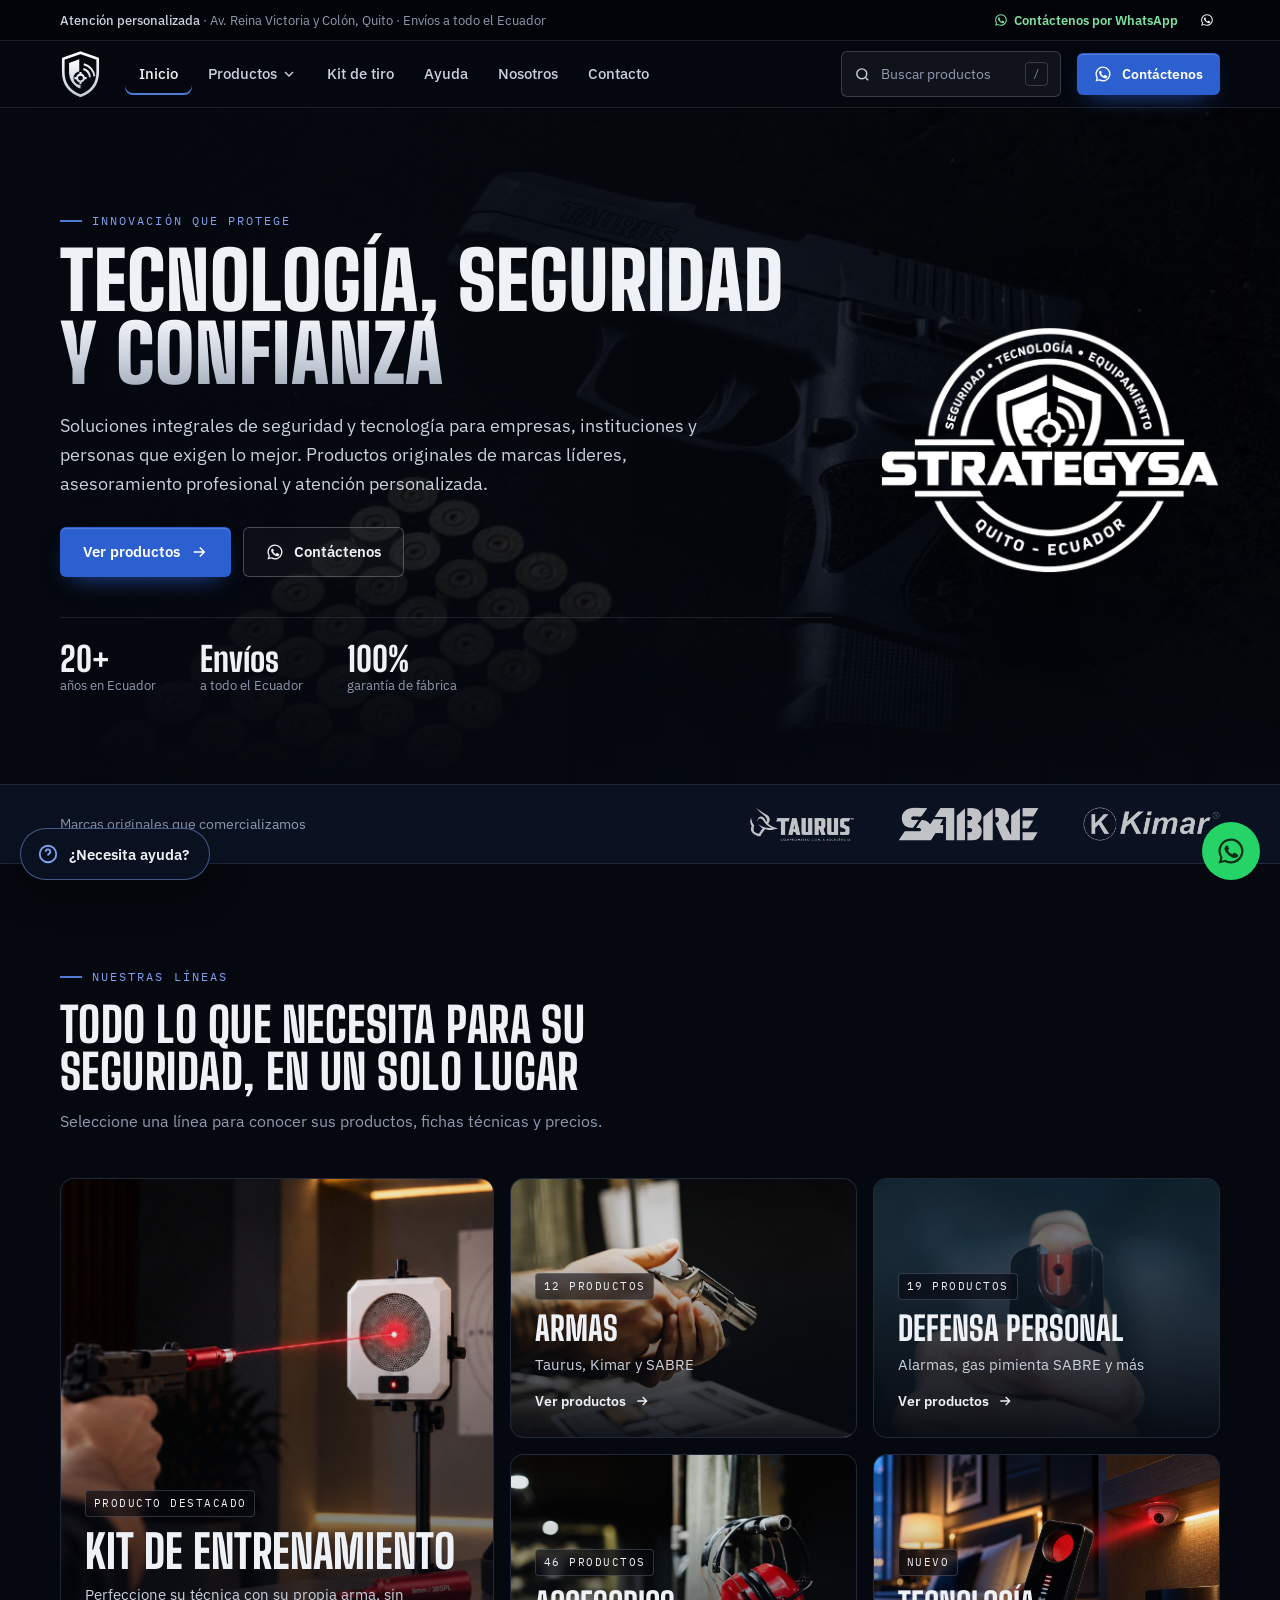
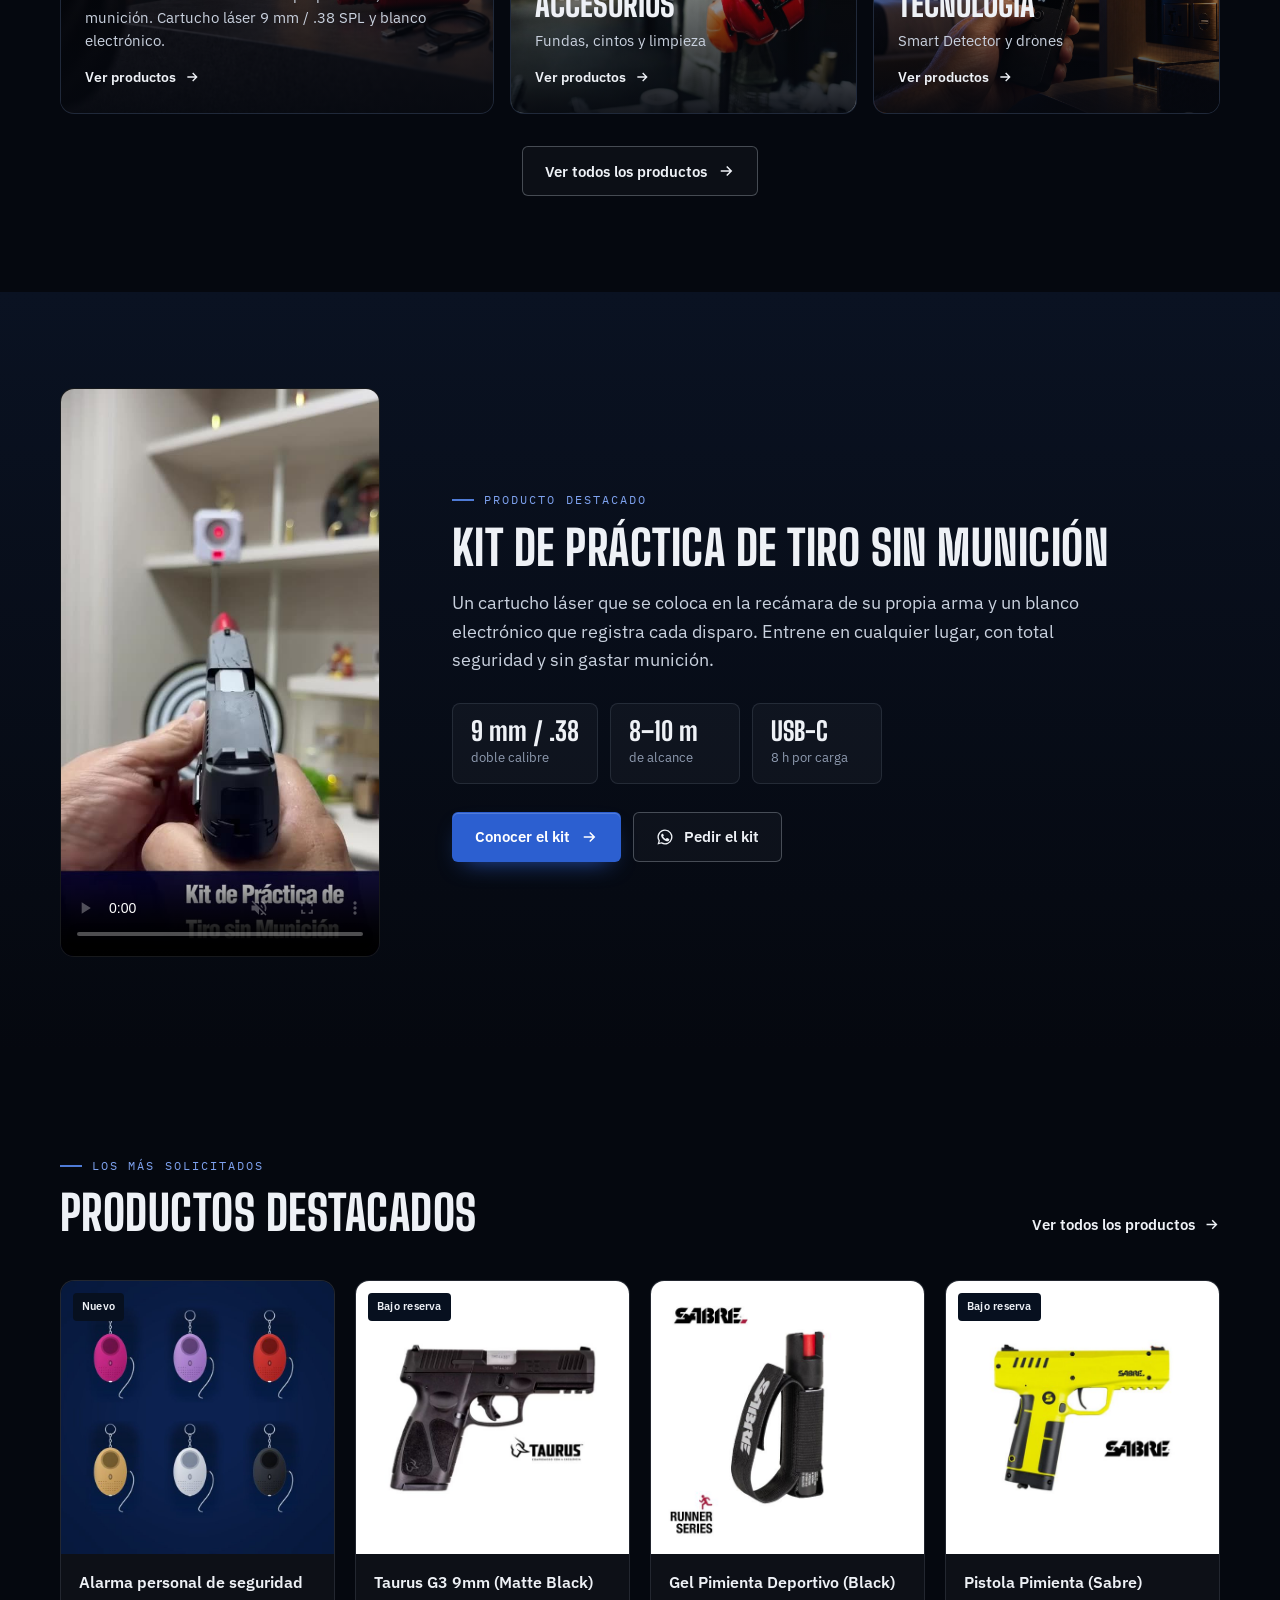
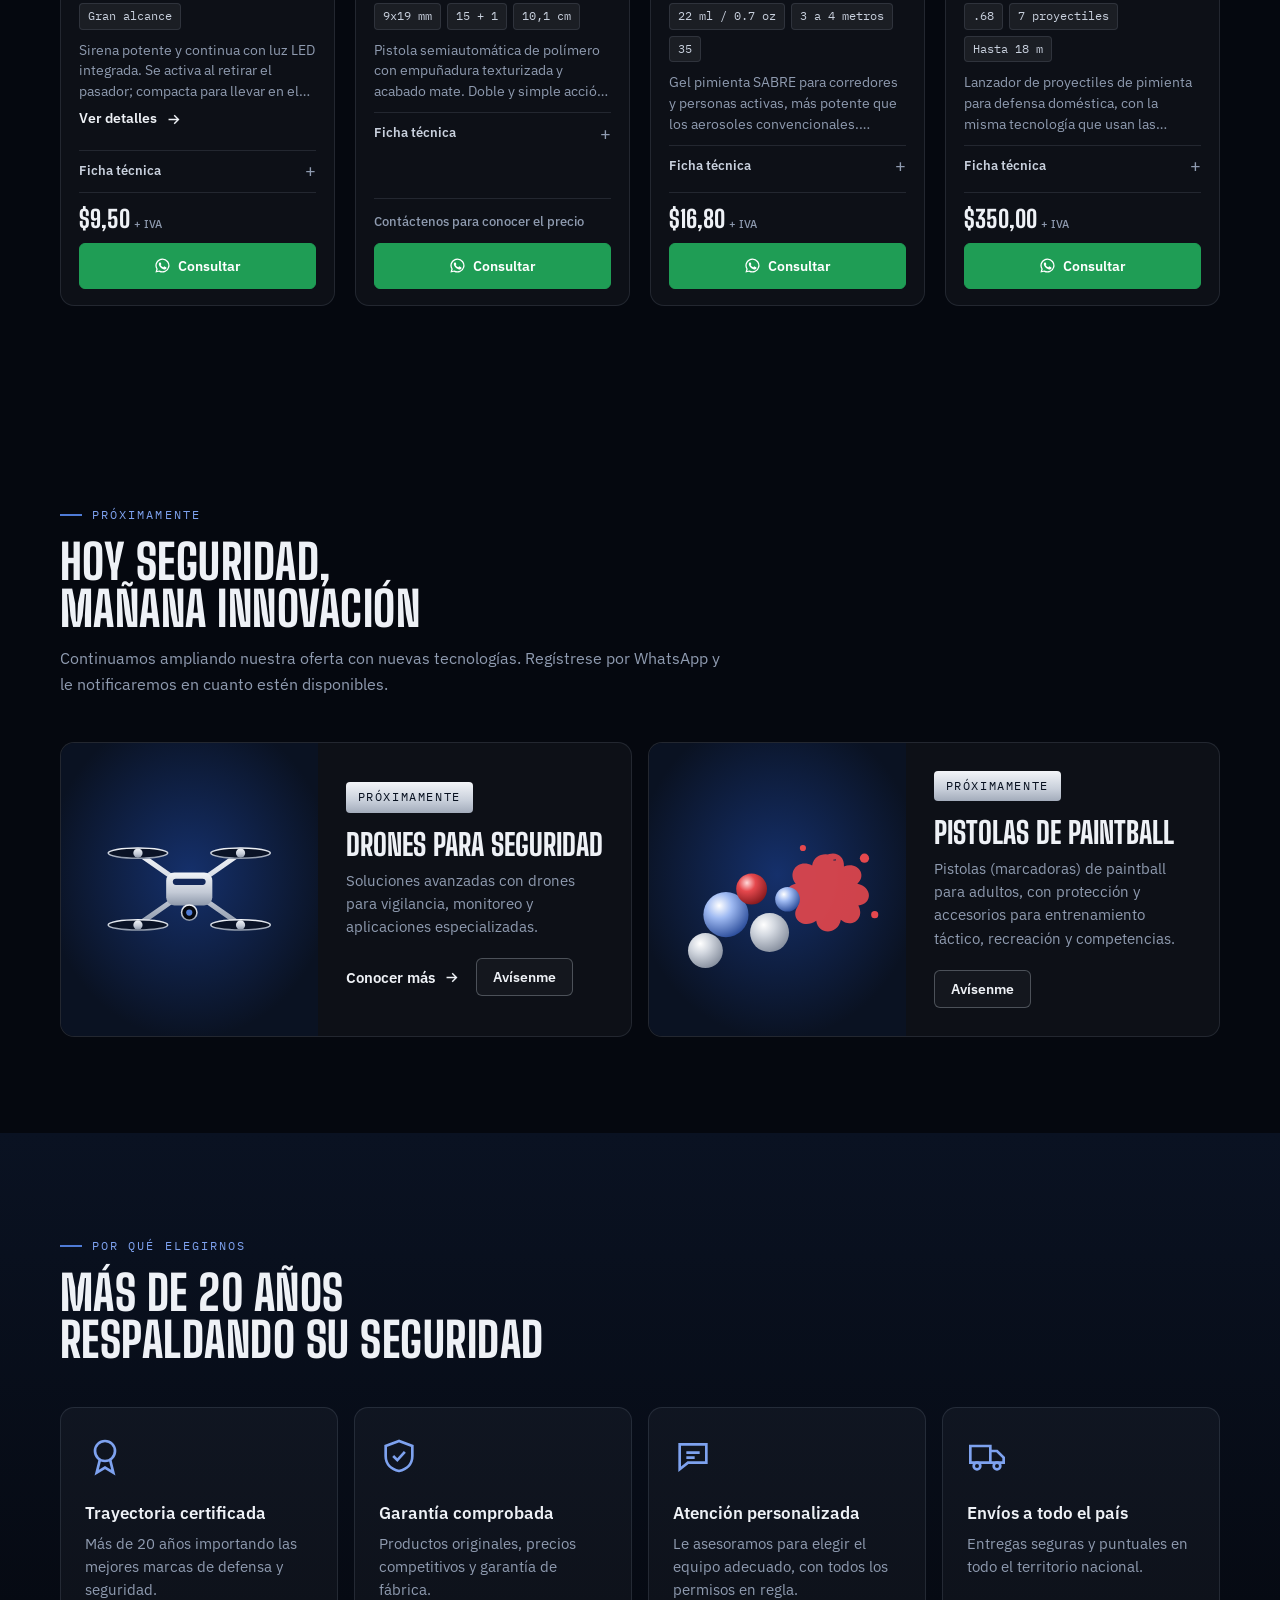
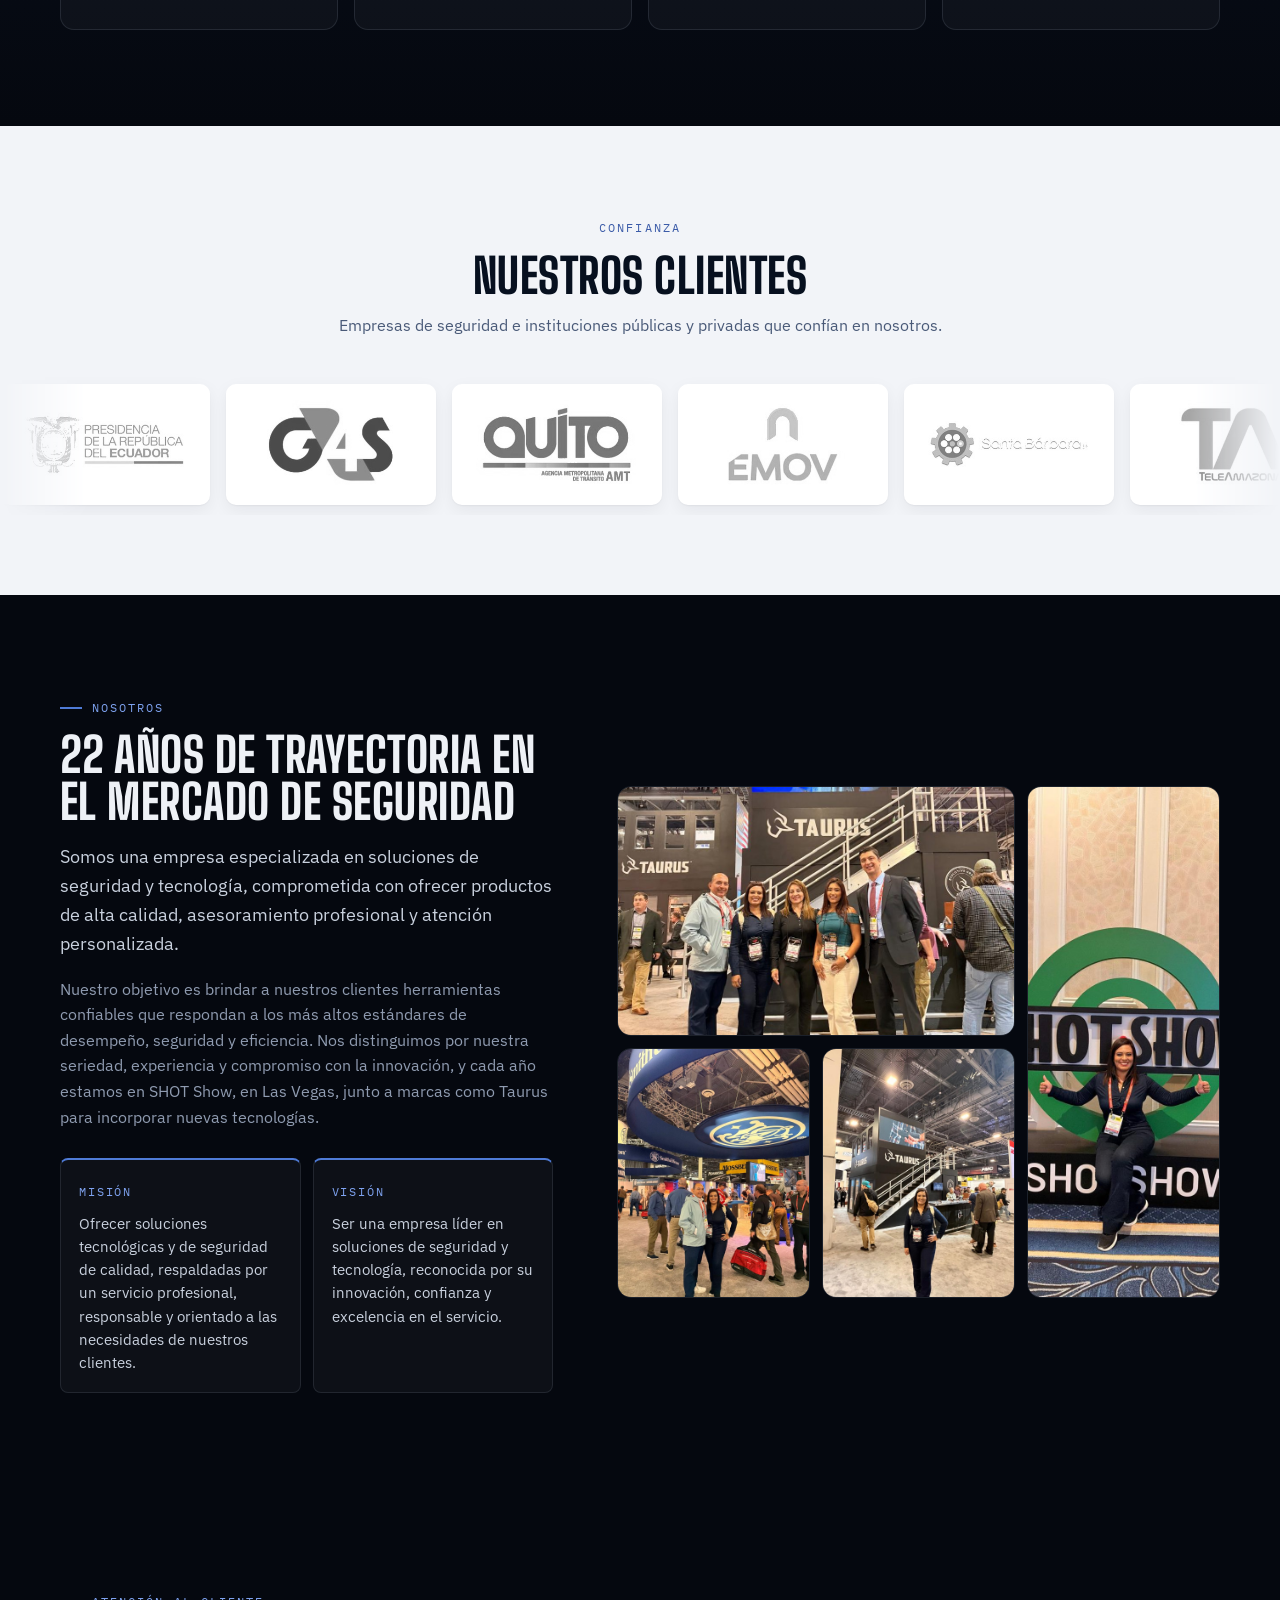
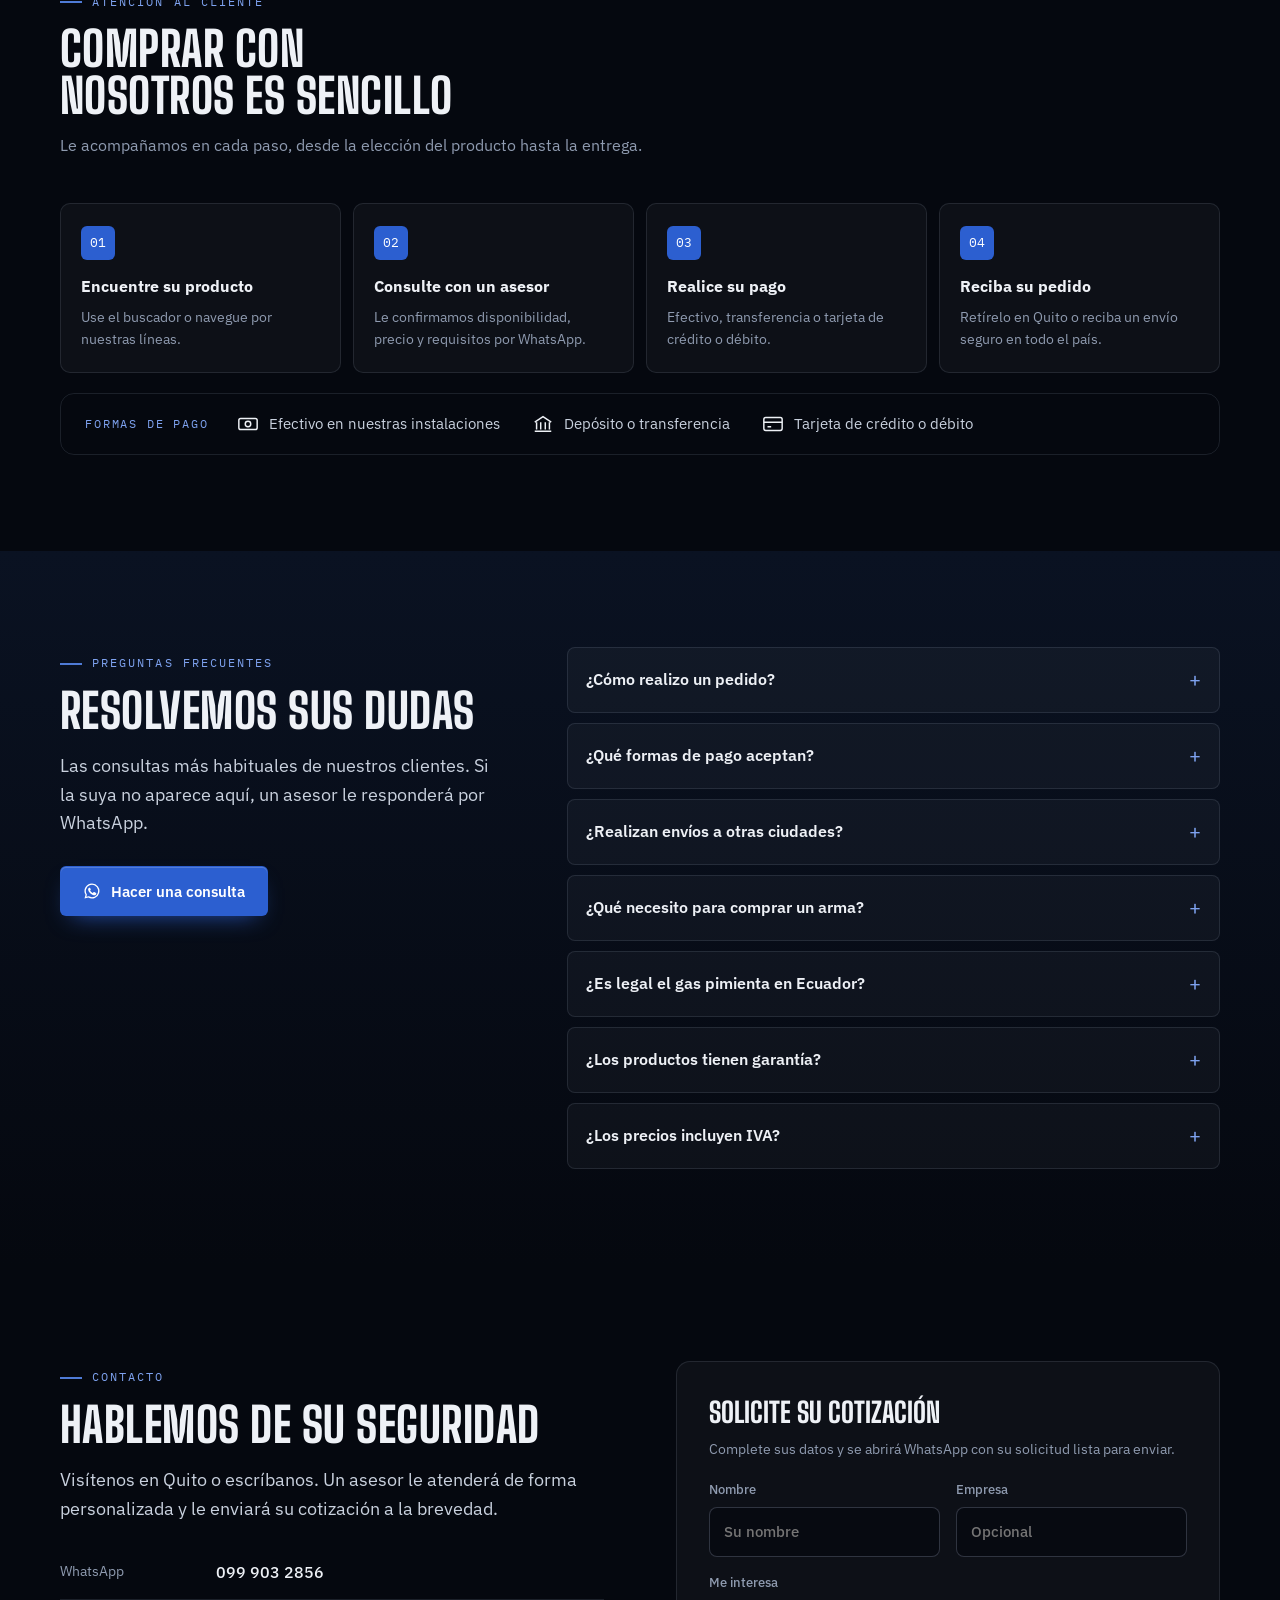
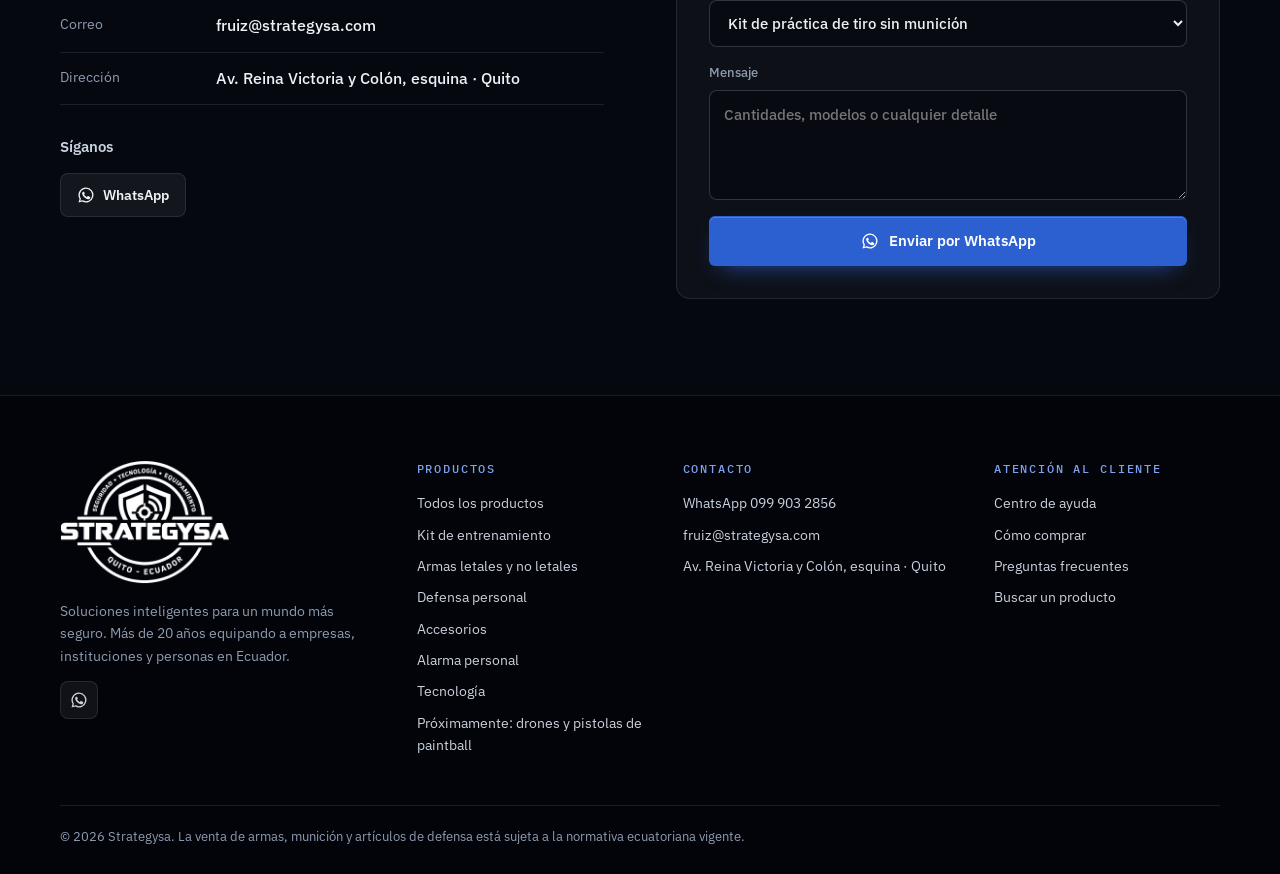
<file: index.html>
<!doctype html>
<html lang="es-EC">
<head>
<meta charset="utf-8">
<meta name="viewport" content="width=device-width, initial-scale=1, viewport-fit=cover">
<title>Strategysa Ecuador | Seguridad, armas Taurus, gas pimienta y kit de tiro en Quito</title>
<meta name="description" content="Tienda de seguridad en Quito con envíos a todo el Ecuador: kit de práctica de tiro sin munición, pistolas Taurus, gel y gas pimienta SABRE, alarmas personales y detectores de cámaras ocultas.">
<!--seo-->
<link rel="canonical" href="https://strategysa.github.io/">
<meta name="robots" content="index, follow">
<meta property="og:type" content="website">
<meta property="og:site_name" content="Strategysa">
<meta property="og:locale" content="es_EC">
<meta property="og:title" content="Strategysa Ecuador | Seguridad, armas Taurus, gas pimienta y kit de tiro en Quito">
<meta property="og:description" content="Tienda de seguridad en Quito con envíos a todo el Ecuador: kit de práctica de tiro sin munición, pistolas Taurus, gel y gas pimienta SABRE, alarmas personales y detectores de cámaras ocultas.">
<meta property="og:url" content="https://strategysa.github.io/">
<meta property="og:image" content="https://strategysa.github.io/img/kit-marca-escena.jpg">
<meta name="twitter:card" content="summary_large_image">
<script type="application/ld+json">{"@context": "https://schema.org", "@type": "Store", "name": "Strategysa", "url": "https://strategysa.github.io/", "logo": "https://strategysa.github.io/img/logo-azul.png", "image": "https://strategysa.github.io/img/kit-marca-escena.jpg", "description": "Soluciones de seguridad y tecnología en Quito, Ecuador.", "telephone": "+593999032856", "address": {"@type": "PostalAddress", "streetAddress": "Av. Reina Victoria y Colón", "addressLocality": "Quito", "addressRegion": "Pichincha", "addressCountry": "EC"}, "areaServed": "EC", "priceRange": "$$", "paymentAccepted": "Efectivo, transferencia, tarjeta de crédito y débito", "currenciesAccepted": "USD"}</script>
<!--/seo-->
<link rel="icon" href="img/emblema.svg" type="image/svg+xml">
<link rel="preconnect" href="https://fonts.googleapis.com">
<link rel="preconnect" href="https://fonts.gstatic.com" crossorigin>
<link rel="stylesheet" href="https://fonts.googleapis.com/css2?family=Big+Shoulders+Display:wght@700;800;900&family=IBM+Plex+Mono:wght@500&family=IBM+Plex+Sans:wght@400;500;600&display=swap">
<link rel="stylesheet" href="styles.css">
</head>
<body>
<div class="topbar"><div class="wrap">
  <span><b>Atención personalizada</b> · Av. Reina Victoria y Colón, Quito · Envíos a todo el Ecuador</span>
  <span class="tb-right"><a class="tb-wa" href="https://wa.me/593999032856?text=Hola%20Strategysa%2C%20quisiera%20informaci%C3%B3n%20sobre%20sus%20productos." target="_blank" rel="noopener"><svg viewBox="0 0 24 24" fill="currentColor" aria-hidden="true"><path d="M12 2a10 10 0 0 0-8.6 15.1L2 22l5-1.3A10 10 0 1 0 12 2Zm0 18.2a8.2 8.2 0 0 1-4.2-1.1l-.3-.2-3 .8.8-2.9-.2-.3A8.2 8.2 0 1 1 12 20.2Zm4.5-6.1c-.2-.1-1.5-.7-1.7-.8s-.4-.1-.6.1-.7.8-.8 1-.3.2-.5.1a6.7 6.7 0 0 1-3.3-2.9c-.3-.4.3-.4.7-1.3a.5.5 0 0 0 0-.5l-.8-1.8c-.2-.5-.4-.4-.6-.4h-.5a1 1 0 0 0-.7.3 3 3 0 0 0-.9 2.2 5.2 5.2 0 0 0 1.1 2.8 11.9 11.9 0 0 0 4.6 4c1.7.7 2.3.8 3.2.7a2.7 2.7 0 0 0 1.8-1.3 2.2 2.2 0 0 0 .2-1.3c-.1-.1-.3-.2-.5-.3Z"/></svg>Contáctenos por WhatsApp</a><ul class="social mini"><li><a href="https://wa.me/593999032856" target="_blank" rel="noopener" aria-label="WhatsApp"><svg viewBox="0 0 24 24" fill="currentColor" aria-hidden="true"><path d="M12 2a10 10 0 0 0-8.6 15.1L2 22l5-1.3A10 10 0 1 0 12 2Zm0 18.2a8.2 8.2 0 0 1-4.2-1.1l-.3-.2-3 .8.8-2.9-.2-.3A8.2 8.2 0 1 1 12 20.2Zm4.5-6.1c-.2-.1-1.5-.7-1.7-.8s-.4-.1-.6.1-.7.8-.8 1-.3.2-.5.1a6.7 6.7 0 0 1-3.3-2.9c-.3-.4.3-.4.7-1.3a.5.5 0 0 0 0-.5l-.8-1.8c-.2-.5-.4-.4-.6-.4h-.5a1 1 0 0 0-.7.3 3 3 0 0 0-.9 2.2 5.2 5.2 0 0 0 1.1 2.8 11.9 11.9 0 0 0 4.6 4c1.7.7 2.3.8 3.2.7a2.7 2.7 0 0 0 1.8-1.3 2.2 2.2 0 0 0 .2-1.3c-.1-.1-.3-.2-.5-.3Z"/></svg><span>WhatsApp</span></a></li></ul></span>
</div></div>
<header class="nav"><div class="wrap">
  <a class="brand" href="index.html" aria-label="Strategysa, inicio"><img src="img/emblema.svg" alt="Strategysa" width="42" height="47"></a>
  <ul class="menu" id="menu">
    <li><a href="index.html" aria-current="page">Inicio</a></li>
    <li class="has-mega"><button class="mega-btn" type="button" aria-expanded="false" aria-controls="mega">Productos<svg viewBox="0 0 24 24" fill="none" stroke="currentColor" stroke-width="2" aria-hidden="true"><path d="m6 9 6 6 6-6"/></svg></button>
      <div class="mega" id="mega"><ul><li><a href="kit-entrenamiento.html"><img src="img/kit-marca-escena.jpg" alt="" loading="lazy"><span><b>Kit de entrenamiento</b><small>Tiro en seco con su propia arma</small></span></a></li><li><a href="armas.html"><img src="img/fotos/revolver-manos.jpg" alt="" loading="lazy"><span><b>Armas letales y no letales</b><small>Taurus, Kimar, SABRE y munición</small></span></a></li><li><a href="defensa-personal.html"><img src="img/fotos/gas-pimienta.jpg" alt="" loading="lazy"><span><b>Defensa personal</b><small>Alarmas, gel y gas pimienta SABRE</small></span></a></li><li><a href="accesorios.html"><img src="img/fotos/orejeras.jpg" alt="" loading="lazy"><span><b>Accesorios</b><small>Fundas, cintos y limpieza</small></span></a></li><li><a href="alarma-personal.html"><img src="img/alarma/pg/c-fucsia.jpg" alt="" loading="lazy"><span><b>Alarma personal</b><small>Nuevo · Sirena y luz LED</small></span></a></li><li><a href="tecnologia.html"><img src="img/det-escena.jpg" alt="" loading="lazy"><span><b>Tecnología</b><small>Smart Detector y drones</small></span></a></li></ul><a class="mega-all" href="productos.html">Ver todos los productos <svg viewBox="0 0 24 24" fill="none" stroke="currentColor" stroke-width="2" aria-hidden="true"><path d="M5 12h14M13 6l6 6-6 6"/></svg></a></div></li>
    <li><a href="kit-entrenamiento.html">Kit de tiro</a></li>
    <li><a href="index.html#preguntas">Ayuda</a></li>
    <li><a href="index.html#nosotros">Nosotros</a></li>
    <li><a href="index.html#contacto">Contacto</a></li>
  </ul>
  <button class="nav-search" type="button" data-search aria-label="Buscar productos"><svg viewBox="0 0 24 24" fill="none" stroke="currentColor" stroke-width="2" aria-hidden="true"><circle cx="11" cy="11" r="7"/><path d="m20 20-3.5-3.5"/></svg><span>Buscar productos</span><kbd>/</kbd></button>
  <a class="btn btn-solid nav-cta" href="https://wa.me/593999032856?text=Hola%20Strategysa%2C%20quisiera%20informaci%C3%B3n%20sobre%20sus%20productos." target="_blank" rel="noopener"><svg viewBox="0 0 24 24" fill="currentColor" aria-hidden="true"><path d="M12 2a10 10 0 0 0-8.6 15.1L2 22l5-1.3A10 10 0 1 0 12 2Zm0 18.2a8.2 8.2 0 0 1-4.2-1.1l-.3-.2-3 .8.8-2.9-.2-.3A8.2 8.2 0 1 1 12 20.2Zm4.5-6.1c-.2-.1-1.5-.7-1.7-.8s-.4-.1-.6.1-.7.8-.8 1-.3.2-.5.1a6.7 6.7 0 0 1-3.3-2.9c-.3-.4.3-.4.7-1.3a.5.5 0 0 0 0-.5l-.8-1.8c-.2-.5-.4-.4-.6-.4h-.5a1 1 0 0 0-.7.3 3 3 0 0 0-.9 2.2 5.2 5.2 0 0 0 1.1 2.8 11.9 11.9 0 0 0 4.6 4c1.7.7 2.3.8 3.2.7a2.7 2.7 0 0 0 1.8-1.3 2.2 2.2 0 0 0 .2-1.3c-.1-.1-.3-.2-.5-.3Z"/></svg>Contáctenos</a>
  <button class="burger" id="burger" aria-label="Abrir menú" aria-expanded="false" aria-controls="menu"><svg viewBox="0 0 24 24" fill="none" stroke="currentColor" stroke-width="2"><path d="M3 6h18M3 12h18M3 18h18"/></svg></button>
</div></header>
<main>
<section class="hero">
  <img class="hero-bg" src="img/fotos/taurus-municion.jpg" alt="">
  <div class="wrap hero-in">
    <div class="hero-copy">
      <span class="eyebrow">Innovación que protege</span>
      <h1>Tecnología, seguridad <span>y confianza</span></h1>
      <p class="lead">Soluciones integrales de seguridad y tecnología para empresas, instituciones y personas que exigen lo mejor. Productos originales de marcas líderes, asesoramiento profesional y atención personalizada.</p>
      <div class="actions">
        <a class="btn btn-solid" href="#lineas">Ver productos <svg viewBox="0 0 24 24" fill="none" stroke="currentColor" stroke-width="2" aria-hidden="true"><path d="M5 12h14M13 6l6 6-6 6"/></svg></a>
        <a class="btn btn-ghost" href="https://wa.me/593999032856?text=Hola%20Strategysa%2C%20quisiera%20informaci%C3%B3n%20sobre%20sus%20productos." target="_blank" rel="noopener"><svg viewBox="0 0 24 24" fill="currentColor" aria-hidden="true"><path d="M12 2a10 10 0 0 0-8.6 15.1L2 22l5-1.3A10 10 0 1 0 12 2Zm0 18.2a8.2 8.2 0 0 1-4.2-1.1l-.3-.2-3 .8.8-2.9-.2-.3A8.2 8.2 0 1 1 12 20.2Zm4.5-6.1c-.2-.1-1.5-.7-1.7-.8s-.4-.1-.6.1-.7.8-.8 1-.3.2-.5.1a6.7 6.7 0 0 1-3.3-2.9c-.3-.4.3-.4.7-1.3a.5.5 0 0 0 0-.5l-.8-1.8c-.2-.5-.4-.4-.6-.4h-.5a1 1 0 0 0-.7.3 3 3 0 0 0-.9 2.2 5.2 5.2 0 0 0 1.1 2.8 11.9 11.9 0 0 0 4.6 4c1.7.7 2.3.8 3.2.7a2.7 2.7 0 0 0 1.8-1.3 2.2 2.2 0 0 0 .2-1.3c-.1-.1-.3-.2-.5-.3Z"/></svg>Contáctenos</a>
      </div>
      <ul class="stats"><li><b>20+</b>años en Ecuador</li><li><b>Envíos</b>a todo el Ecuador</li><li><b>100%</b>garantía de fábrica</li></ul>
    </div>
    <img class="hero-seal" src="img/logo-blanco.png" alt="Strategysa · Seguridad, tecnología, equipamiento · Quito, Ecuador" width="520" height="377">
  </div>
</section>
<section class="brandstrip"><div class="wrap">
  <p>Marcas originales que comercializamos</p>
  <ul>
    <li><a href="armas.html#letales" aria-label="Taurus"><img src="img/marcas/taurus.png" alt="Taurus"></a></li>
    <li><a href="defensa-personal.html#pimienta" aria-label="SABRE"><img src="img/marcas/sabre.png" alt="SABRE"></a></li>
    <li><a href="armas.html#noletales" aria-label="Kimar"><img src="img/marcas/kimar.png" alt="Kimar"></a></li>
  </ul>
</div></section>
<section class="section" id="lineas"><div class="wrap">
  <div class="shead"><div><span class="eyebrow">Nuestras líneas</span><h2>Todo lo que necesita para su seguridad, en un solo lugar</h2><p>Seleccione una línea para conocer sus productos, fichas técnicas y precios.</p></div></div>
  <div class="bento"><a class="tile feature" href="kit-entrenamiento.html"><img src="img/kit-marca-escena.jpg" alt="" loading="lazy"><div class="tile-txt"><span class="tile-tag">Producto destacado</span><h3>Kit de entrenamiento</h3><p>Perfeccione su técnica con su propia arma, sin munición. Cartucho láser 9 mm / .38 SPL y blanco electrónico.</p><span class="tile-go">Ver productos <svg viewBox="0 0 24 24" fill="none" stroke="currentColor" stroke-width="2" aria-hidden="true"><path d="M5 12h14M13 6l6 6-6 6"/></svg></span></div></a><a class="tile " href="armas.html"><img src="img/fotos/revolver-manos.jpg" alt="" loading="lazy"><div class="tile-txt"><span class="tile-tag">12 productos</span><h3>Armas</h3><p>Taurus, Kimar y SABRE</p><span class="tile-go">Ver productos <svg viewBox="0 0 24 24" fill="none" stroke="currentColor" stroke-width="2" aria-hidden="true"><path d="M5 12h14M13 6l6 6-6 6"/></svg></span></div></a><a class="tile " href="defensa-personal.html"><img src="img/fotos/gas-pimienta.jpg" alt="" loading="lazy"><div class="tile-txt"><span class="tile-tag">19 productos</span><h3>Defensa personal</h3><p>Alarmas, gas pimienta SABRE y más</p><span class="tile-go">Ver productos <svg viewBox="0 0 24 24" fill="none" stroke="currentColor" stroke-width="2" aria-hidden="true"><path d="M5 12h14M13 6l6 6-6 6"/></svg></span></div></a><a class="tile " href="accesorios.html"><img src="img/fotos/orejeras.jpg" alt="" loading="lazy"><div class="tile-txt"><span class="tile-tag">46 productos</span><h3>Accesorios</h3><p>Fundas, cintos y limpieza</p><span class="tile-go">Ver productos <svg viewBox="0 0 24 24" fill="none" stroke="currentColor" stroke-width="2" aria-hidden="true"><path d="M5 12h14M13 6l6 6-6 6"/></svg></span></div></a><a class="tile " href="tecnologia.html"><img src="img/det-escena.jpg" alt="" loading="lazy"><div class="tile-txt"><span class="tile-tag">Nuevo</span><h3>Tecnología</h3><p>Smart Detector y drones</p><span class="tile-go">Ver productos <svg viewBox="0 0 24 24" fill="none" stroke="currentColor" stroke-width="2" aria-hidden="true"><path d="M5 12h14M13 6l6 6-6 6"/></svg></span></div></a></div>
<div class="all-cta"><a class="btn btn-ghost" href="productos.html">Ver todos los productos <svg viewBox="0 0 24 24" fill="none" stroke="currentColor" stroke-width="2" aria-hidden="true"><path d="M5 12h14M13 6l6 6-6 6"/></svg></a></div></div></section>
<section class="section alt"><div class="wrap kit-teaser">
  <div class="kt-media"><video src="img/kit-tiro.mp4" poster="img/kit-tiro-poster.jpg" muted loop playsinline controls preload="metadata"></video></div>
  <div>
    <span class="eyebrow">Producto destacado</span>
    <h2>Kit de práctica de tiro sin munición</h2>
    <p class="lead">Un cartucho láser que se coloca en la recámara de su propia arma y un blanco electrónico que registra cada disparo. Entrene en cualquier lugar, con total seguridad y sin gastar munición.</p>
    <ul class="kfacts"><li><b>9 mm / .38</b>doble calibre</li><li><b>8–10 m</b>de alcance</li><li><b>USB-C</b>8 h por carga</li></ul>
    <div class="actions"><a class="btn btn-solid" href="kit-entrenamiento.html">Conocer el kit <svg viewBox="0 0 24 24" fill="none" stroke="currentColor" stroke-width="2" aria-hidden="true"><path d="M5 12h14M13 6l6 6-6 6"/></svg></a><a class="btn btn-ghost" target="_blank" rel="noopener" href="https://wa.me/593999032856?text=Hola%20Strategysa%2C%20quisiera%20el%20kit%20de%20pr%C3%A1ctica%20de%20tiro%20sin%20munici%C3%B3n."><svg viewBox="0 0 24 24" fill="currentColor" aria-hidden="true"><path d="M12 2a10 10 0 0 0-8.6 15.1L2 22l5-1.3A10 10 0 1 0 12 2Zm0 18.2a8.2 8.2 0 0 1-4.2-1.1l-.3-.2-3 .8.8-2.9-.2-.3A8.2 8.2 0 1 1 12 20.2Zm4.5-6.1c-.2-.1-1.5-.7-1.7-.8s-.4-.1-.6.1-.7.8-.8 1-.3.2-.5.1a6.7 6.7 0 0 1-3.3-2.9c-.3-.4.3-.4.7-1.3a.5.5 0 0 0 0-.5l-.8-1.8c-.2-.5-.4-.4-.6-.4h-.5a1 1 0 0 0-.7.3 3 3 0 0 0-.9 2.2 5.2 5.2 0 0 0 1.1 2.8 11.9 11.9 0 0 0 4.6 4c1.7.7 2.3.8 3.2.7a2.7 2.7 0 0 0 1.8-1.3 2.2 2.2 0 0 0 .2-1.3c-.1-.1-.3-.2-.5-.3Z"/></svg>Pedir el kit</a></div>
  </div>
</div></section>
<section class="section"><div class="wrap">
  <div class="shead"><div><span class="eyebrow">Los más solicitados</span><h2>Productos destacados</h2></div><a class="link" href="productos.html">Ver todos los productos <svg viewBox="0 0 24 24" fill="none" stroke="currentColor" stroke-width="2" aria-hidden="true"><path d="M5 12h14M13 6l6 6-6 6"/></svg></a></div>
  <div class="pgrid"><article class="prod" data-name="alarma personal de seguridad"><div class="pimg cover"><span class="pnote">Nuevo</span><img src="img/alarma/alarma-card.jpg" alt="Alarma personal de seguridad" loading="lazy"></div><div class="pbody"><h3>Alarma personal de seguridad</h3><ul class="chips"><li>Gran alcance</li></ul><p class="pdesc">Sirena potente y continua con luz LED integrada. Se activa al retirar el pasador; compacta para llevar en el llavero, el bolso o la mochila.</p><a class="link pmore" href="alarma-personal.html">Ver detalles <svg viewBox="0 0 24 24" fill="none" stroke="currentColor" stroke-width="2" aria-hidden="true"><path d="M5 12h14M13 6l6 6-6 6"/></svg></a><details><summary>Ficha técnica</summary><dl><div><dt>Sonido</dt><dd>Potente, sirena continua</dd></div><div><dt>Alcance</dt><dd>Gran alcance</dd></div><div><dt>Luz</dt><dd>LED intensa con interruptor</dd></div><div><dt>Activación</dt><dd>Retirar el pasador</dd></div><div><dt>Colores</dt><dd>Fucsia, lila, rojo, dorado, plateado y negro</dd></div></dl></details><div class="pfoot"><span class="price">$9,50<small>+ IVA</small></span><a class="pbtn" target="_blank" rel="noopener" href="https://wa.me/593999032856?text=Hola%20Strategysa%2C%20quisiera%20informaci%C3%B3n%20y%20precio%20de%3A%20Alarma%20personal%20de%20seguridad"><svg viewBox="0 0 24 24" fill="currentColor" aria-hidden="true"><path d="M12 2a10 10 0 0 0-8.6 15.1L2 22l5-1.3A10 10 0 1 0 12 2Zm0 18.2a8.2 8.2 0 0 1-4.2-1.1l-.3-.2-3 .8.8-2.9-.2-.3A8.2 8.2 0 1 1 12 20.2Zm4.5-6.1c-.2-.1-1.5-.7-1.7-.8s-.4-.1-.6.1-.7.8-.8 1-.3.2-.5.1a6.7 6.7 0 0 1-3.3-2.9c-.3-.4.3-.4.7-1.3a.5.5 0 0 0 0-.5l-.8-1.8c-.2-.5-.4-.4-.6-.4h-.5a1 1 0 0 0-.7.3 3 3 0 0 0-.9 2.2 5.2 5.2 0 0 0 1.1 2.8 11.9 11.9 0 0 0 4.6 4c1.7.7 2.3.8 3.2.7a2.7 2.7 0 0 0 1.8-1.3 2.2 2.2 0 0 0 .2-1.3c-.1-.1-.3-.2-.5-.3Z"/></svg>Consultar</a></div></div></article><article class="prod" data-name="taurus g3 9mm (matte black)"><div class="pimg"><span class="pnote">Bajo reserva</span><img src="img/p/taurus-g3-9mm-matte-black.jpg" alt="Taurus G3 9mm (Matte Black)" loading="lazy"></div><div class="pbody"><h3>Taurus G3 9mm (Matte Black)</h3><ul class="chips"><li>9x19 mm</li><li>15 + 1</li><li>10,1 cm</li></ul><p class="pdesc">Pistola semiautomática de polímero con empuñadura texturizada y acabado mate. Doble y simple acción con tres sistemas de seguridad.</p><details><summary>Ficha técnica</summary><dl><div><dt>Código</dt><dd>TG3-9MM-MBK</dd></div><div><dt>Calibre</dt><dd>9x19 mm</dd></div><div><dt>Capacidad</dt><dd>15 + 1</dd></div><div><dt>Armazón</dt><dd>Polímero</dd></div><div><dt>Seguridades</dt><dd>Manual, de gatillo e interna</dd></div><div><dt>Miras</dt><dd>Abiertas de fábrica</dd></div><div><dt>Cañón</dt><dd>10,1 cm</dd></div><div><dt>Peso</dt><dd>719 g</dd></div><div><dt>Dimensiones</dt><dd>18,29 × 13,2 × 3,2 cm</dd></div><div><dt>Fabricación</dt><dd>Brasil</dd></div></dl></details><div class="pfoot"><span class="price ask">Contáctenos para conocer el precio</span><a class="pbtn" target="_blank" rel="noopener" href="https://wa.me/593999032856?text=Hola%20Strategysa%2C%20quisiera%20informaci%C3%B3n%20y%20precio%20de%3A%20Taurus%20G3%209mm%20%28Matte%20Black%29"><svg viewBox="0 0 24 24" fill="currentColor" aria-hidden="true"><path d="M12 2a10 10 0 0 0-8.6 15.1L2 22l5-1.3A10 10 0 1 0 12 2Zm0 18.2a8.2 8.2 0 0 1-4.2-1.1l-.3-.2-3 .8.8-2.9-.2-.3A8.2 8.2 0 1 1 12 20.2Zm4.5-6.1c-.2-.1-1.5-.7-1.7-.8s-.4-.1-.6.1-.7.8-.8 1-.3.2-.5.1a6.7 6.7 0 0 1-3.3-2.9c-.3-.4.3-.4.7-1.3a.5.5 0 0 0 0-.5l-.8-1.8c-.2-.5-.4-.4-.6-.4h-.5a1 1 0 0 0-.7.3 3 3 0 0 0-.9 2.2 5.2 5.2 0 0 0 1.1 2.8 11.9 11.9 0 0 0 4.6 4c1.7.7 2.3.8 3.2.7a2.7 2.7 0 0 0 1.8-1.3 2.2 2.2 0 0 0 .2-1.3c-.1-.1-.3-.2-.5-.3Z"/></svg>Consultar</a></div></div></article><article class="prod" data-name="gel pimienta deportivo (black)"><div class="pimg"><img src="img/p/gel-pimienta-deportivo-black.jpg" alt="Gel Pimienta Deportivo (Black)" loading="lazy"></div><div class="pbody"><h3>Gel Pimienta Deportivo (Black)</h3><ul class="chips"><li>22 ml / 0.7 oz</li><li>3 a 4 metros</li><li>35</li></ul><p class="pdesc">Gel pimienta SABRE para corredores y personas activas, más potente que los aerosoles convencionales. Incluye correa de mano ajustable.</p><details><summary>Ficha técnica</summary><dl><div><dt>Código</dt><dd>P-22J-OC-02</dd></div><div><dt>Contenido</dt><dd>22 ml / 0.7 oz</dd></div><div><dt>Alcance</dt><dd>3 a 4 metros</dd></div><div><dt>Disparos</dt><dd>35</dd></div><div><dt>Tipo</dt><dd>Chorro / directo</dd></div><div><dt>Mecanismo</dt><dd>Aplicador giratorio con seguro</dd></div><div><dt>Tamaño</dt><dd>9,8 cm</dd></div><div><dt>Vida útil</dt><dd>4 años</dd></div><div><dt>Fabricación</dt><dd>EE. UU., ISO 9001:2008</dd></div></dl></details><div class="pfoot"><span class="price">$16,80<small>+ IVA</small></span><a class="pbtn" target="_blank" rel="noopener" href="https://wa.me/593999032856?text=Hola%20Strategysa%2C%20quisiera%20informaci%C3%B3n%20y%20precio%20de%3A%20Gel%20Pimienta%20Deportivo%20%28Black%29"><svg viewBox="0 0 24 24" fill="currentColor" aria-hidden="true"><path d="M12 2a10 10 0 0 0-8.6 15.1L2 22l5-1.3A10 10 0 1 0 12 2Zm0 18.2a8.2 8.2 0 0 1-4.2-1.1l-.3-.2-3 .8.8-2.9-.2-.3A8.2 8.2 0 1 1 12 20.2Zm4.5-6.1c-.2-.1-1.5-.7-1.7-.8s-.4-.1-.6.1-.7.8-.8 1-.3.2-.5.1a6.7 6.7 0 0 1-3.3-2.9c-.3-.4.3-.4.7-1.3a.5.5 0 0 0 0-.5l-.8-1.8c-.2-.5-.4-.4-.6-.4h-.5a1 1 0 0 0-.7.3 3 3 0 0 0-.9 2.2 5.2 5.2 0 0 0 1.1 2.8 11.9 11.9 0 0 0 4.6 4c1.7.7 2.3.8 3.2.7a2.7 2.7 0 0 0 1.8-1.3 2.2 2.2 0 0 0 .2-1.3c-.1-.1-.3-.2-.5-.3Z"/></svg>Consultar</a></div></div></article><article class="prod" data-name="pistola pimienta (sabre)"><div class="pimg"><span class="pnote">Bajo reserva</span><img src="img/p/pistola-pimienta-sabre.jpg" alt="Pistola Pimienta (Sabre)" loading="lazy"></div><div class="pbody"><h3>Pistola Pimienta (Sabre)</h3><ul class="chips"><li>.68</li><li>7 proyectiles</li><li>Hasta 18 m</li></ul><p class="pdesc">Lanzador de proyectiles de pimienta para defensa doméstica, con la misma tecnología que usan las fuerzas del orden. Sin retroceso.</p><details><summary>Ficha técnica</summary><dl><div><dt>Marca</dt><dd>SABRE</dd></div><div><dt>Calibre</dt><dd>.68</dd></div><div><dt>Capacidad</dt><dd>7 proyectiles</dd></div><div><dt>Propulsión</dt><dd>CO₂ 0,42 oz</dd></div><div><dt>Alcance</dt><dd>Hasta 18 m</dd></div><div><dt>Incluye</dt><dd>7 proyectiles, 14 de práctica, blanco y estuche</dd></div><div><dt>Fabricación</dt><dd>EE. UU.</dd></div></dl></details><div class="pfoot"><span class="price">$350,00<small>+ IVA</small></span><a class="pbtn" target="_blank" rel="noopener" href="https://wa.me/593999032856?text=Hola%20Strategysa%2C%20quisiera%20informaci%C3%B3n%20y%20precio%20de%3A%20Pistola%20Pimienta%20%28Sabre%29"><svg viewBox="0 0 24 24" fill="currentColor" aria-hidden="true"><path d="M12 2a10 10 0 0 0-8.6 15.1L2 22l5-1.3A10 10 0 1 0 12 2Zm0 18.2a8.2 8.2 0 0 1-4.2-1.1l-.3-.2-3 .8.8-2.9-.2-.3A8.2 8.2 0 1 1 12 20.2Zm4.5-6.1c-.2-.1-1.5-.7-1.7-.8s-.4-.1-.6.1-.7.8-.8 1-.3.2-.5.1a6.7 6.7 0 0 1-3.3-2.9c-.3-.4.3-.4.7-1.3a.5.5 0 0 0 0-.5l-.8-1.8c-.2-.5-.4-.4-.6-.4h-.5a1 1 0 0 0-.7.3 3 3 0 0 0-.9 2.2 5.2 5.2 0 0 0 1.1 2.8 11.9 11.9 0 0 0 4.6 4c1.7.7 2.3.8 3.2.7a2.7 2.7 0 0 0 1.8-1.3 2.2 2.2 0 0 0 .2-1.3c-.1-.1-.3-.2-.5-.3Z"/></svg>Consultar</a></div></div></article></div>
</div></section>
<section class="section" id="proximamente"><div class="wrap">
  <div class="shead"><div><span class="eyebrow">Próximamente</span><h2>Hoy seguridad, mañana innovación</h2><p>Continuamos ampliando nuestra oferta con nuevas tecnologías. Regístrese por WhatsApp y le notificaremos en cuanto estén disponibles.</p></div></div>
  <div class="soon-grid">
    <article class="soon">
      <div class="soon-art"><svg viewBox="0 0 500 400" aria-hidden="true"><defs><linearGradient id="sv" x1="0" y1="0" x2="0" y2="1"><stop offset="0" stop-color="#f1f4f8"/><stop offset=".6" stop-color="#c3cad6"/><stop offset="1" stop-color="#8e99ab"/></linearGradient></defs>
<g class="drone-body"><g stroke="url(#sv)" stroke-width="10" stroke-linecap="round"><path d="M250 200 L150 130 M250 200 L350 130 M250 200 L150 270 M250 200 L350 270"/></g>
<g fill="#0a1326" stroke="url(#sv)" stroke-width="3"><ellipse cx="150" cy="130" rx="58" ry="10"/><ellipse cx="350" cy="130" rx="58" ry="10"/><ellipse cx="150" cy="270" rx="58" ry="10"/><ellipse cx="350" cy="270" rx="58" ry="10"/></g>
<g fill="url(#sv)"><circle cx="150" cy="130" r="9"/><circle cx="350" cy="130" r="9"/><circle cx="150" cy="270" r="9"/><circle cx="350" cy="270" r="9"/></g>
<rect x="205" y="168" width="90" height="64" rx="16" fill="url(#sv)"/><rect x="218" y="180" width="64" height="12" rx="6" fill="#13285a"/>
<circle cx="250" cy="246" r="15" fill="#05080f" stroke="url(#sv)" stroke-width="3"/><circle cx="250" cy="246" r="6" fill="#4f7bd6"/></g></svg></div>
      <div class="soon-txt"><span class="pill-soon">Próximamente</span><h3>Drones para seguridad</h3>
      <p>Soluciones avanzadas con drones para vigilancia, monitoreo y aplicaciones especializadas.</p>
      <div class="soon-act"><a class="link" href="tecnologia.html#drones">Conocer más <svg viewBox="0 0 24 24" fill="none" stroke="currentColor" stroke-width="2" aria-hidden="true"><path d="M5 12h14M13 6l6 6-6 6"/></svg></a><a class="btn btn-ghost" target="_blank" rel="noopener" href="https://wa.me/593999032856?text=Hola%20Strategysa%2C%20quiero%20que%20me%20avisen%20cuando%20lleguen%20los%20drones.">Avísenme</a></div></div>
    </article>
    <article class="soon">
      <div class="soon-art"><svg viewBox="0 0 500 400" aria-hidden="true"><defs>
<radialGradient id="pb1" cx=".35" cy=".3" r=".8"><stop offset="0" stop-color="#ffffff"/><stop offset=".35" stop-color="#9fbaf2"/><stop offset="1" stop-color="#1d3f8f"/></radialGradient>
<radialGradient id="pb2" cx=".35" cy=".3" r=".8"><stop offset="0" stop-color="#ffffff"/><stop offset=".35" stop-color="#d3d8e0"/><stop offset="1" stop-color="#7d8696"/></radialGradient>
<radialGradient id="pb3" cx=".35" cy=".3" r=".8"><stop offset="0" stop-color="#ffd9d9"/><stop offset=".35" stop-color="#e5484d"/><stop offset="1" stop-color="#7a1418"/></radialGradient></defs>
<g class="splat"><path fill="#e5484d" opacity=".9" d="M330 150c18-30 52-22 50 6 26-10 46 16 26 34 30 6 30 40 2 42 14 26-14 46-34 28-6 30-44 30-48 2-26 18-52-6-36-28-30-2-32-38-4-44-18-24 6-50 32-36 4-24 34-28 46-12-14 0 4 6 0 0z"/>
<circle cx="420" cy="140" r="9" fill="#e5484d"/><circle cx="300" cy="120" r="6" fill="#e5484d"/><circle cx="440" cy="250" r="7" fill="#e5484d"/></g>
<g class="balls"><circle cx="150" cy="250" r="44" fill="url(#pb1)"/><circle cx="235" cy="285" r="38" fill="url(#pb2)"/><circle cx="110" cy="320" r="34" fill="url(#pb2)"/><circle cx="200" cy="200" r="30" fill="url(#pb3)"/><circle cx="270" cy="220" r="24" fill="url(#pb1)"/></g></svg></div>
      <div class="soon-txt"><span class="pill-soon">Próximamente</span><h3>Pistolas de paintball</h3>
      <p>Pistolas (marcadoras) de paintball para adultos, con protección y accesorios para entrenamiento táctico, recreación y competencias.</p>
      <div class="soon-act"><a class="btn btn-ghost" target="_blank" rel="noopener" href="https://wa.me/593999032856?text=Hola%20Strategysa%2C%20quiero%20que%20me%20avisen%20cuando%20lleguen%20las%20pistolas%20de%20paintball.">Avísenme</a></div></div>
    </article>
  </div>
</div></section>
<section class="section alt"><div class="wrap">
  <div class="shead"><div><span class="eyebrow">Por qué elegirnos</span><h2>Más de 20 años respaldando su seguridad</h2></div></div>
  <ul class="feats">
    <li><svg viewBox="0 0 24 24" fill="none" stroke="currentColor" stroke-width="1.6" aria-hidden="true"><circle cx="12" cy="9" r="6"/><path d="m9 14-2 8 5-3 5 3-2-8"/></svg><h3>Trayectoria certificada</h3><p>Más de 20 años importando las mejores marcas de defensa y seguridad.</p></li>
    <li><svg viewBox="0 0 24 24" fill="none" stroke="currentColor" stroke-width="1.6" aria-hidden="true"><path d="M12 3 4 6v6c0 5 3.5 8 8 9 4.5-1 8-4 8-9V6l-8-3Z"/><path d="m8.5 12 2.5 2.5 4.5-5"/></svg><h3>Garantía comprobada</h3><p>Productos originales, precios competitivos y garantía de fábrica.</p></li>
    <li><svg viewBox="0 0 24 24" fill="none" stroke="currentColor" stroke-width="1.6" aria-hidden="true"><path d="M4 5h16v11H9l-5 4z"/><path d="M8 10h8M8 13h5"/></svg><h3>Atención personalizada</h3><p>Le asesoramos para elegir el equipo adecuado, con todos los permisos en regla.</p></li>
    <li><svg viewBox="0 0 24 24" fill="none" stroke="currentColor" stroke-width="1.6" aria-hidden="true"><path d="M2 6h12v10H2zM14 9h4l4 4v3h-8z"/><circle cx="6" cy="18" r="2"/><circle cx="18" cy="18" r="2"/></svg><h3>Envíos a todo el país</h3><p>Entregas seguras y puntuales en todo el territorio nacional.</p></li>
  </ul>
</div></section>
<section class="clients"><div class="wrap">
  <div class="shead center"><div><span class="eyebrow">Confianza</span><h2>Nuestros clientes</h2><p>Empresas de seguridad e instituciones públicas y privadas que confían en nosotros.</p></div></div>
</div>
  <div class="marquee" aria-label="Logos de clientes"><ul class="client-row"><li><img src="img/clientes/presidencia.jpg" alt="Presidencia" loading="lazy"></li><li><img src="img/clientes/g4s.jpg" alt="G4S" loading="lazy"></li><li><img src="img/clientes/amt-quito.jpg" alt="Amt Quito" loading="lazy"></li><li><img src="img/clientes/emov.jpg" alt="Emov" loading="lazy"></li><li><img src="img/clientes/santa-barbara.jpg" alt="Santa Barbara" loading="lazy"></li><li><img src="img/clientes/teleamazonas.jpg" alt="Teleamazonas" loading="lazy"></li><li><img src="img/clientes/interoc.jpg" alt="Interoc" loading="lazy"></li><li><img src="img/clientes/laar.jpg" alt="Laar" loading="lazy"></li><li><img src="img/clientes/bb-security.jpg" alt="Bb Security" loading="lazy"></li><li><img src="img/clientes/sepronac.jpg" alt="Sepronac" loading="lazy"></li><li><img src="img/clientes/grupiseg.jpg" alt="Grupiseg" loading="lazy"></li><li><img src="img/clientes/moreseg.jpg" alt="Moreseg" loading="lazy"></li><li><img src="img/clientes/gevise.jpg" alt="Gevise" loading="lazy"></li><li><img src="img/clientes/soriseg.jpg" alt="Soriseg" loading="lazy"></li><li><img src="img/clientes/ingecseg.jpg" alt="Ingecseg" loading="lazy"></li><li><img src="img/clientes/prosevip.jpg" alt="Prosevip" loading="lazy"></li><li><img src="img/clientes/oroseg.jpg" alt="Oroseg" loading="lazy"></li><li><img src="img/clientes/centiseg.jpg" alt="Centiseg" loading="lazy"></li><li><img src="img/clientes/segurcromsig.jpg" alt="Segurcromsig" loading="lazy"></li><li><img src="img/clientes/armiled.jpg" alt="Armiled" loading="lazy"></li><li><img src="img/clientes/corpseg.jpg" alt="Corpseg" loading="lazy"></li><li><img src="img/clientes/paltaseg.jpg" alt="Paltaseg" loading="lazy"></li><li><img src="img/clientes/mega-security.jpg" alt="Mega Security" loading="lazy"></li><li><img src="img/clientes/copriseg.jpg" alt="Copriseg" loading="lazy"></li><li><img src="img/clientes/tractodiesel.jpg" alt="Tractodiesel" loading="lazy"></li></ul><ul class="client-row" aria-hidden="true"><li><img src="img/clientes/presidencia.jpg" alt="Presidencia" loading="lazy"></li><li><img src="img/clientes/g4s.jpg" alt="G4S" loading="lazy"></li><li><img src="img/clientes/amt-quito.jpg" alt="Amt Quito" loading="lazy"></li><li><img src="img/clientes/emov.jpg" alt="Emov" loading="lazy"></li><li><img src="img/clientes/santa-barbara.jpg" alt="Santa Barbara" loading="lazy"></li><li><img src="img/clientes/teleamazonas.jpg" alt="Teleamazonas" loading="lazy"></li><li><img src="img/clientes/interoc.jpg" alt="Interoc" loading="lazy"></li><li><img src="img/clientes/laar.jpg" alt="Laar" loading="lazy"></li><li><img src="img/clientes/bb-security.jpg" alt="Bb Security" loading="lazy"></li><li><img src="img/clientes/sepronac.jpg" alt="Sepronac" loading="lazy"></li><li><img src="img/clientes/grupiseg.jpg" alt="Grupiseg" loading="lazy"></li><li><img src="img/clientes/moreseg.jpg" alt="Moreseg" loading="lazy"></li><li><img src="img/clientes/gevise.jpg" alt="Gevise" loading="lazy"></li><li><img src="img/clientes/soriseg.jpg" alt="Soriseg" loading="lazy"></li><li><img src="img/clientes/ingecseg.jpg" alt="Ingecseg" loading="lazy"></li><li><img src="img/clientes/prosevip.jpg" alt="Prosevip" loading="lazy"></li><li><img src="img/clientes/oroseg.jpg" alt="Oroseg" loading="lazy"></li><li><img src="img/clientes/centiseg.jpg" alt="Centiseg" loading="lazy"></li><li><img src="img/clientes/segurcromsig.jpg" alt="Segurcromsig" loading="lazy"></li><li><img src="img/clientes/armiled.jpg" alt="Armiled" loading="lazy"></li><li><img src="img/clientes/corpseg.jpg" alt="Corpseg" loading="lazy"></li><li><img src="img/clientes/paltaseg.jpg" alt="Paltaseg" loading="lazy"></li><li><img src="img/clientes/mega-security.jpg" alt="Mega Security" loading="lazy"></li><li><img src="img/clientes/copriseg.jpg" alt="Copriseg" loading="lazy"></li><li><img src="img/clientes/tractodiesel.jpg" alt="Tractodiesel" loading="lazy"></li></ul></div>
</section>
<section class="section" id="nosotros"><div class="wrap">
  <div class="team">
    <div class="team-copy">
      <span class="eyebrow">Nosotros</span>
      <h2>22 años de trayectoria en el mercado de seguridad</h2>
      <p class="lead">Somos una empresa especializada en soluciones de seguridad y tecnología, comprometida con ofrecer productos de alta calidad, asesoramiento profesional y atención personalizada.</p>
      <p class="muted">Nuestro objetivo es brindar a nuestros clientes herramientas confiables que respondan a los más altos estándares de desempeño, seguridad y eficiencia. Nos distinguimos por nuestra seriedad, experiencia y compromiso con la innovación, y cada año estamos en SHOT Show, en Las Vegas, junto a marcas como Taurus para incorporar nuevas tecnologías.</p>
      <div class="mv">
        <div><span>Misión</span><p>Ofrecer soluciones tecnológicas y de seguridad de calidad, respaldadas por un servicio profesional, responsable y orientado a las necesidades de nuestros clientes.</p></div>
        <div><span>Visión</span><p>Ser una empresa líder en soluciones de seguridad y tecnología, reconocida por su innovación, confianza y excelencia en el servicio.</p></div>
      </div>
    </div>
    <div class="mosaic">
      <figure class="m-a"><img src="img/equipo/taurus-equipo.jpg" alt="Equipo de Strategysa en el stand de Taurus en SHOT Show" loading="lazy"><figcaption>Con el equipo de Taurus · SHOT Show</figcaption></figure>
      <figure class="m-b"><img src="img/equipo/lucy-shotshow.jpg" alt="Nuestro equipo en SHOT Show, Las Vegas" loading="lazy"><figcaption>SHOT Show · Las Vegas</figcaption></figure>
      <figure class="m-c"><img src="img/equipo/lucy-freddy-sw.jpg" alt="Nuestro equipo recorriendo SHOT Show" loading="lazy"><figcaption>Recorriendo la feria</figcaption></figure>
      <figure class="m-d"><img src="img/equipo/lucy-taurus.jpg" alt="Visita al stand de Taurus" loading="lazy"><figcaption>Stand de Taurus</figcaption></figure>
    </div>
  </div>
</div></section>
<section class="section" id="comprar"><div class="wrap">
  <div class="shead"><div><span class="eyebrow">Atención al cliente</span><h2>Comprar con nosotros es sencillo</h2><p>Le acompañamos en cada paso, desde la elección del producto hasta la entrega.</p></div></div>
  <ol class="buy-steps"><li><span>01</span><b>Encuentre su producto</b><p>Use el buscador o navegue por nuestras líneas.</p></li><li><span>02</span><b>Consulte con un asesor</b><p>Le confirmamos disponibilidad, precio y requisitos por WhatsApp.</p></li><li><span>03</span><b>Realice su pago</b><p>Efectivo, transferencia o tarjeta de crédito o débito.</p></li><li><span>04</span><b>Reciba su pedido</b><p>Retírelo en Quito o reciba un envío seguro en todo el país.</p></li></ol>
  <div class="pay"><span>Formas de pago</span><ul><li><svg viewBox="0 0 24 24" fill="none" stroke="currentColor" stroke-width="1.6" aria-hidden="true"><rect x="2" y="6" width="20" height="12" rx="2"/><circle cx="12" cy="12" r="3"/></svg>Efectivo en nuestras instalaciones</li><li><svg viewBox="0 0 24 24" fill="none" stroke="currentColor" stroke-width="1.6" aria-hidden="true"><path d="M3 10 12 4l9 6M5 10v8M9.5 10v8M14.5 10v8M19 10v8M3 20h18"/></svg>Depósito o transferencia</li><li><svg viewBox="0 0 24 24" fill="none" stroke="currentColor" stroke-width="1.6" aria-hidden="true"><rect x="2" y="5" width="20" height="14" rx="2"/><path d="M2 10h20M6 15h4"/></svg>Tarjeta de crédito o débito</li></ul></div>
</div></section>
<section class="section alt" id="preguntas"><div class="wrap two faq-two">
  <div>
    <span class="eyebrow">Preguntas frecuentes</span>
    <h2>Resolvemos sus dudas</h2>
    <p class="lead">Las consultas más habituales de nuestros clientes. Si la suya no aparece aquí, un asesor le responderá por WhatsApp.</p>
    <div class="actions"><a class="btn btn-solid" href="https://wa.me/593999032856?text=Hola%20Strategysa%2C%20tengo%20una%20consulta." target="_blank" rel="noopener"><svg viewBox="0 0 24 24" fill="currentColor" aria-hidden="true"><path d="M12 2a10 10 0 0 0-8.6 15.1L2 22l5-1.3A10 10 0 1 0 12 2Zm0 18.2a8.2 8.2 0 0 1-4.2-1.1l-.3-.2-3 .8.8-2.9-.2-.3A8.2 8.2 0 1 1 12 20.2Zm4.5-6.1c-.2-.1-1.5-.7-1.7-.8s-.4-.1-.6.1-.7.8-.8 1-.3.2-.5.1a6.7 6.7 0 0 1-3.3-2.9c-.3-.4.3-.4.7-1.3a.5.5 0 0 0 0-.5l-.8-1.8c-.2-.5-.4-.4-.6-.4h-.5a1 1 0 0 0-.7.3 3 3 0 0 0-.9 2.2 5.2 5.2 0 0 0 1.1 2.8 11.9 11.9 0 0 0 4.6 4c1.7.7 2.3.8 3.2.7a2.7 2.7 0 0 0 1.8-1.3 2.2 2.2 0 0 0 .2-1.3c-.1-.1-.3-.2-.5-.3Z"/></svg>Hacer una consulta</a></div>
  </div>
  <div class="faqs"><details class="faq"><summary>¿Cómo realizo un pedido?</summary><p>Escríbanos por WhatsApp al 099 903 2856 indicando el producto que le interesa. Un asesor le confirmará disponibilidad, precio y forma de entrega.</p></details><details class="faq"><summary>¿Qué formas de pago aceptan?</summary><p>Efectivo en nuestras instalaciones, depósito o transferencia bancaria, y tarjeta de crédito o débito.</p></details><details class="faq"><summary>¿Realizan envíos a otras ciudades?</summary><p>Sí, realizamos envíos seguros a todo el Ecuador. También puede retirar su pedido en Av. Reina Victoria y Colón, Quito.</p></details><details class="faq"><summary>¿Qué necesito para comprar un arma?</summary><p>Las armas letales se comercializan únicamente bajo reserva y las de fogueo exclusivamente a empresas de seguridad, conforme a los permisos del Centro de Control de Armas. Nuestro asesor le indicará los requisitos de su caso.</p></details><details class="faq"><summary>¿Es legal el gas pimienta en Ecuador?</summary><p>Sí. Nuestra venta de gel y gas pimienta SABRE está respaldada por el CC.FF.AA. y cuenta con los permisos de las instituciones reguladoras.</p></details><details class="faq"><summary>¿Los productos tienen garantía?</summary><p>Todos nuestros productos son originales y cuentan con garantía de fábrica.</p></details><details class="faq"><summary>¿Los precios incluyen IVA?</summary><p>Los precios publicados no incluyen IVA. Su cotización detallará el valor final.</p></details></div>
</div></section>
<section class="section" id="contacto"><div class="wrap two">
  <div>
    <span class="eyebrow">Contacto</span>
    <h2>Hablemos de su seguridad</h2>
    <p class="lead">Visítenos en Quito o escríbanos. Un asesor le atenderá de forma personalizada y le enviará su cotización a la brevedad.</p>
    <dl class="specs">
      <div><dt>WhatsApp</dt><dd><a href="https://wa.me/593999032856" target="_blank" rel="noopener">099 903 2856</a></dd></div>
      <div><dt>Correo</dt><dd><a href="mailto:fruiz@strategysa.com">fruiz@strategysa.com</a></dd></div>
      <div><dt>Dirección</dt><dd>Av. Reina Victoria y Colón, esquina · Quito</dd></div>
    </dl>
    <h3 class="follow">Síganos</h3>
    <ul class="social big"><li><a href="https://wa.me/593999032856" target="_blank" rel="noopener" aria-label="WhatsApp"><svg viewBox="0 0 24 24" fill="currentColor" aria-hidden="true"><path d="M12 2a10 10 0 0 0-8.6 15.1L2 22l5-1.3A10 10 0 1 0 12 2Zm0 18.2a8.2 8.2 0 0 1-4.2-1.1l-.3-.2-3 .8.8-2.9-.2-.3A8.2 8.2 0 1 1 12 20.2Zm4.5-6.1c-.2-.1-1.5-.7-1.7-.8s-.4-.1-.6.1-.7.8-.8 1-.3.2-.5.1a6.7 6.7 0 0 1-3.3-2.9c-.3-.4.3-.4.7-1.3a.5.5 0 0 0 0-.5l-.8-1.8c-.2-.5-.4-.4-.6-.4h-.5a1 1 0 0 0-.7.3 3 3 0 0 0-.9 2.2 5.2 5.2 0 0 0 1.1 2.8 11.9 11.9 0 0 0 4.6 4c1.7.7 2.3.8 3.2.7a2.7 2.7 0 0 0 1.8-1.3 2.2 2.2 0 0 0 .2-1.3c-.1-.1-.3-.2-.5-.3Z"/></svg><span>WhatsApp</span></a></li></ul>
  </div>
  <form class="quote" id="quote" novalidate>
    <h3>Solicite su cotización</h3>
    <p class="hint">Complete sus datos y se abrirá WhatsApp con su solicitud lista para enviar.</p>
    <div class="row2">
      <label for="q-nombre">Nombre<input id="q-nombre" autocomplete="name" placeholder="Su nombre"></label>
      <label for="q-empresa">Empresa<input id="q-empresa" autocomplete="organization" placeholder="Opcional"></label>
    </div>
    <label for="q-interes">Me interesa<select id="q-interes">
      <option>Kit de práctica de tiro sin munición</option><option>Armas letales (Taurus)</option><option>Armas no letales (Kimar / SABRE)</option>
      <option>Alarma personal de seguridad</option><option>Gel y gas pimienta (SABRE)</option><option>Detectores y equipo táctico</option>
      <option>Accesorios y mantenimiento</option><option>Smart Detector</option><option>Drones (próximamente)</option><option>Pistolas de paintball (próximamente)</option><option>Otro</option>
    </select></label>
    <label for="q-msg">Mensaje<textarea id="q-msg" placeholder="Cantidades, modelos o cualquier detalle"></textarea></label>
    <a class="btn btn-solid" id="q-send" target="_blank" rel="noopener" href="https://wa.me/593999032856"><svg viewBox="0 0 24 24" fill="currentColor" aria-hidden="true"><path d="M12 2a10 10 0 0 0-8.6 15.1L2 22l5-1.3A10 10 0 1 0 12 2Zm0 18.2a8.2 8.2 0 0 1-4.2-1.1l-.3-.2-3 .8.8-2.9-.2-.3A8.2 8.2 0 1 1 12 20.2Zm4.5-6.1c-.2-.1-1.5-.7-1.7-.8s-.4-.1-.6.1-.7.8-.8 1-.3.2-.5.1a6.7 6.7 0 0 1-3.3-2.9c-.3-.4.3-.4.7-1.3a.5.5 0 0 0 0-.5l-.8-1.8c-.2-.5-.4-.4-.6-.4h-.5a1 1 0 0 0-.7.3 3 3 0 0 0-.9 2.2 5.2 5.2 0 0 0 1.1 2.8 11.9 11.9 0 0 0 4.6 4c1.7.7 2.3.8 3.2.7a2.7 2.7 0 0 0 1.8-1.3 2.2 2.2 0 0 0 .2-1.3c-.1-.1-.3-.2-.5-.3Z"/></svg>Enviar por WhatsApp</a>
  </form>
</div></section>
</main>
<footer class="foot"><div class="wrap">
  <div class="foot-grid">
    <div class="foot-brand"><img src="img/logo-blanco.png" alt="Strategysa" width="200" height="145"><p>Soluciones inteligentes para un mundo más seguro. Más de 20 años equipando a empresas, instituciones y personas en Ecuador.</p><ul class="social"><li><a href="https://wa.me/593999032856" target="_blank" rel="noopener" aria-label="WhatsApp"><svg viewBox="0 0 24 24" fill="currentColor" aria-hidden="true"><path d="M12 2a10 10 0 0 0-8.6 15.1L2 22l5-1.3A10 10 0 1 0 12 2Zm0 18.2a8.2 8.2 0 0 1-4.2-1.1l-.3-.2-3 .8.8-2.9-.2-.3A8.2 8.2 0 1 1 12 20.2Zm4.5-6.1c-.2-.1-1.5-.7-1.7-.8s-.4-.1-.6.1-.7.8-.8 1-.3.2-.5.1a6.7 6.7 0 0 1-3.3-2.9c-.3-.4.3-.4.7-1.3a.5.5 0 0 0 0-.5l-.8-1.8c-.2-.5-.4-.4-.6-.4h-.5a1 1 0 0 0-.7.3 3 3 0 0 0-.9 2.2 5.2 5.2 0 0 0 1.1 2.8 11.9 11.9 0 0 0 4.6 4c1.7.7 2.3.8 3.2.7a2.7 2.7 0 0 0 1.8-1.3 2.2 2.2 0 0 0 .2-1.3c-.1-.1-.3-.2-.5-.3Z"/></svg><span>WhatsApp</span></a></li></ul></div>
    <div><h4>Productos</h4><ul><li><a href="productos.html">Todos los productos</a></li><li><a href="kit-entrenamiento.html">Kit de entrenamiento</a></li><li><a href="armas.html">Armas letales y no letales</a></li><li><a href="defensa-personal.html">Defensa personal</a></li><li><a href="accesorios.html">Accesorios</a></li><li><a href="alarma-personal.html">Alarma personal</a></li><li><a href="tecnologia.html">Tecnología</a></li><li><a href="index.html#proximamente">Próximamente: drones y pistolas de paintball</a></li></ul></div>
    <div><h4>Contacto</h4><ul>
      <li>WhatsApp <a href="https://wa.me/593999032856" target="_blank" rel="noopener">099 903 2856</a></li>
            <li><a href="mailto:fruiz@strategysa.com">fruiz@strategysa.com</a></li>
      <li>Av. Reina Victoria y Colón, esquina · Quito</li></ul></div>
    <div><h4>Atención al cliente</h4><ul><li><button class="linkbtn" type="button" data-help>Centro de ayuda</button></li><li><a href="index.html#comprar">Cómo comprar</a></li><li><a href="index.html#preguntas">Preguntas frecuentes</a></li><li><button class="linkbtn" type="button" data-search>Buscar un producto</button></li></ul></div>
  </div>
  <p class="foot-legal">© <span class="yr">2026</span> Strategysa. La venta de armas, munición y artículos de defensa está sujeta a la normativa ecuatoriana vigente.</p>
</div></footer>
<div class="helpw" id="helpw">
  <div class="helpw-panel" id="helpw-panel" role="dialog" aria-label="Centro de ayuda" hidden>
    <div class="helpw-head"><div><b>¿En qué podemos ayudarle?</b><span>Encuentre lo que necesita en segundos.</span></div><button type="button" class="helpw-x" data-help aria-label="Cerrar">×</button></div>
    <button class="helpw-search" type="button" data-search><svg viewBox="0 0 24 24" fill="none" stroke="currentColor" stroke-width="2" aria-hidden="true"><circle cx="11" cy="11" r="7"/><path d="m20 20-3.5-3.5"/></svg><span>Buscar producto, marca o calibre</span></button>
    <ul class="helpw-needs"><li><a href="kit-entrenamiento.html"><svg viewBox="0 0 24 24" fill="none" stroke="currentColor" stroke-width="1.6" aria-hidden="true"><circle cx="12" cy="12" r="9"/><circle cx="12" cy="12" r="5"/><circle cx="12" cy="12" r="1.5" fill="currentColor"/></svg><span><b>Practicar tiro sin munición</b><small>Kit láser para su propia arma</small></span></a></li><li><a href="armas.html#letales"><svg viewBox="0 0 24 24" fill="none" stroke="currentColor" stroke-width="1.6" aria-hidden="true"><path d="M12 3 4 6v6c0 5 3.5 8 8 9 4.5-1 8-4 8-9V6l-8-3Z"/><path d="m8.5 12 2.5 2.5 4.5-5"/></svg><span><b>Comprar un arma</b><small>Pistolas y revólveres Taurus</small></span></a></li><li><a href="defensa-personal.html#pimienta"><svg viewBox="0 0 24 24" fill="none" stroke="currentColor" stroke-width="1.6" aria-hidden="true"><circle cx="12" cy="12" r="9"/><path d="m8 12 3 3 5-6"/></svg><span><b>Defensa personal</b><small>Gel y gas pimienta SABRE</small></span></a></li><li><a href="alarma-personal.html"><svg viewBox="0 0 24 24" fill="none" stroke="currentColor" stroke-width="1.6" aria-hidden="true"><path d="M4 5h16v11H9l-5 4z"/><path d="M8 10h8M8 13h5"/></svg><span><b>Alarma personal</b><small>Nuevo · 6 colores</small></span></a></li><li><a href="tecnologia.html"><svg viewBox="0 0 24 24" fill="none" stroke="currentColor" stroke-width="1.6" aria-hidden="true"><circle cx="12" cy="9" r="6"/><path d="m9 14-2 8 5-3 5 3-2-8"/></svg><span><b>Detectar cámaras ocultas</b><small>Smart Detector</small></span></a></li><li><a href="index.html#contacto"><svg viewBox="0 0 24 24" fill="none" stroke="currentColor" stroke-width="1.6" aria-hidden="true"><path d="M3 10 12 4l9 6M5 10v8M9.5 10v8M14.5 10v8M19 10v8M3 20h18"/></svg><span><b>Cotización para empresas</b><small>Atención corporativa</small></span></a></li></ul>
    <a class="helpw-faq" href="index.html#preguntas">Preguntas frecuentes · Cómo comprar <svg viewBox="0 0 24 24" fill="none" stroke="currentColor" stroke-width="2" aria-hidden="true"><path d="M5 12h14M13 6l6 6-6 6"/></svg></a>
    <a class="btn btn-solid helpw-wa" href="https://wa.me/593999032856?text=Hola%20Strategysa%2C%20necesito%20ayuda." target="_blank" rel="noopener"><svg viewBox="0 0 24 24" fill="currentColor" aria-hidden="true"><path d="M12 2a10 10 0 0 0-8.6 15.1L2 22l5-1.3A10 10 0 1 0 12 2Zm0 18.2a8.2 8.2 0 0 1-4.2-1.1l-.3-.2-3 .8.8-2.9-.2-.3A8.2 8.2 0 1 1 12 20.2Zm4.5-6.1c-.2-.1-1.5-.7-1.7-.8s-.4-.1-.6.1-.7.8-.8 1-.3.2-.5.1a6.7 6.7 0 0 1-3.3-2.9c-.3-.4.3-.4.7-1.3a.5.5 0 0 0 0-.5l-.8-1.8c-.2-.5-.4-.4-.6-.4h-.5a1 1 0 0 0-.7.3 3 3 0 0 0-.9 2.2 5.2 5.2 0 0 0 1.1 2.8 11.9 11.9 0 0 0 4.6 4c1.7.7 2.3.8 3.2.7a2.7 2.7 0 0 0 1.8-1.3 2.2 2.2 0 0 0 .2-1.3c-.1-.1-.3-.2-.5-.3Z"/></svg>Hablar con un asesor</a>
  </div>
  <button class="helpw-btn" type="button" data-help aria-expanded="false" aria-controls="helpw-panel"><svg viewBox="0 0 24 24" fill="none" stroke="currentColor" stroke-width="2" aria-hidden="true"><circle cx="12" cy="12" r="9"/><path d="M9.5 9.5a2.5 2.5 0 1 1 3.5 2.3c-.6.3-1 .9-1 1.6v.3M12 17h.01"/></svg><span>¿Necesita ayuda?</span></button>
</div>
<a class="wa-float" href="https://wa.me/593999032856?text=Hola%20Strategysa%2C%20quisiera%20informaci%C3%B3n%20sobre%20sus%20productos." target="_blank" rel="noopener" aria-label="Escribir por WhatsApp"><svg viewBox="0 0 24 24" fill="currentColor" aria-hidden="true"><path d="M12 2a10 10 0 0 0-8.6 15.1L2 22l5-1.3A10 10 0 1 0 12 2Zm0 18.2a8.2 8.2 0 0 1-4.2-1.1l-.3-.2-3 .8.8-2.9-.2-.3A8.2 8.2 0 1 1 12 20.2Zm4.5-6.1c-.2-.1-1.5-.7-1.7-.8s-.4-.1-.6.1-.7.8-.8 1-.3.2-.5.1a6.7 6.7 0 0 1-3.3-2.9c-.3-.4.3-.4.7-1.3a.5.5 0 0 0 0-.5l-.8-1.8c-.2-.5-.4-.4-.6-.4h-.5a1 1 0 0 0-.7.3 3 3 0 0 0-.9 2.2 5.2 5.2 0 0 0 1.1 2.8 11.9 11.9 0 0 0 4.6 4c1.7.7 2.3.8 3.2.7a2.7 2.7 0 0 0 1.8-1.3 2.2 2.2 0 0 0 .2-1.3c-.1-.1-.3-.2-.5-.3Z"/></svg></a>
<div class="srch" id="srch" hidden role="dialog" aria-modal="true" aria-label="Buscar en Strategysa">
  <div class="srch-back" data-close></div>
  <div class="srch-box">
    <div class="srch-field"><svg viewBox="0 0 24 24" fill="none" stroke="currentColor" stroke-width="2" aria-hidden="true"><circle cx="11" cy="11" r="7"/><path d="m20 20-3.5-3.5"/></svg><input id="srch-q" type="search" placeholder="¿Qué está buscando? Ej.: gas pimienta, Taurus 9 mm, kit…" autocomplete="off" aria-controls="srch-list"><button type="button" class="srch-x" data-close aria-label="Cerrar">Esc</button></div>
    <div class="srch-body" id="srch-list" role="listbox"></div>
    <div class="srch-foot">¿No encuentra lo que busca? <a id="srch-wa" href="https://wa.me/593999032856?text=Hola%20Strategysa%2C%20estoy%20buscando%20un%20producto." target="_blank" rel="noopener"><svg viewBox="0 0 24 24" fill="currentColor" aria-hidden="true"><path d="M12 2a10 10 0 0 0-8.6 15.1L2 22l5-1.3A10 10 0 1 0 12 2Zm0 18.2a8.2 8.2 0 0 1-4.2-1.1l-.3-.2-3 .8.8-2.9-.2-.3A8.2 8.2 0 1 1 12 20.2Zm4.5-6.1c-.2-.1-1.5-.7-1.7-.8s-.4-.1-.6.1-.7.8-.8 1-.3.2-.5.1a6.7 6.7 0 0 1-3.3-2.9c-.3-.4.3-.4.7-1.3a.5.5 0 0 0 0-.5l-.8-1.8c-.2-.5-.4-.4-.6-.4h-.5a1 1 0 0 0-.7.3 3 3 0 0 0-.9 2.2 5.2 5.2 0 0 0 1.1 2.8 11.9 11.9 0 0 0 4.6 4c1.7.7 2.3.8 3.2.7a2.7 2.7 0 0 0 1.8-1.3 2.2 2.2 0 0 0 .2-1.3c-.1-.1-.3-.2-.5-.3Z"/></svg>Pregunte a un asesor</a></div>
  </div>
</div>
<script src="buscar.js" defer></script>
<script src="app.js"></script>
</body>
</html>
</file>
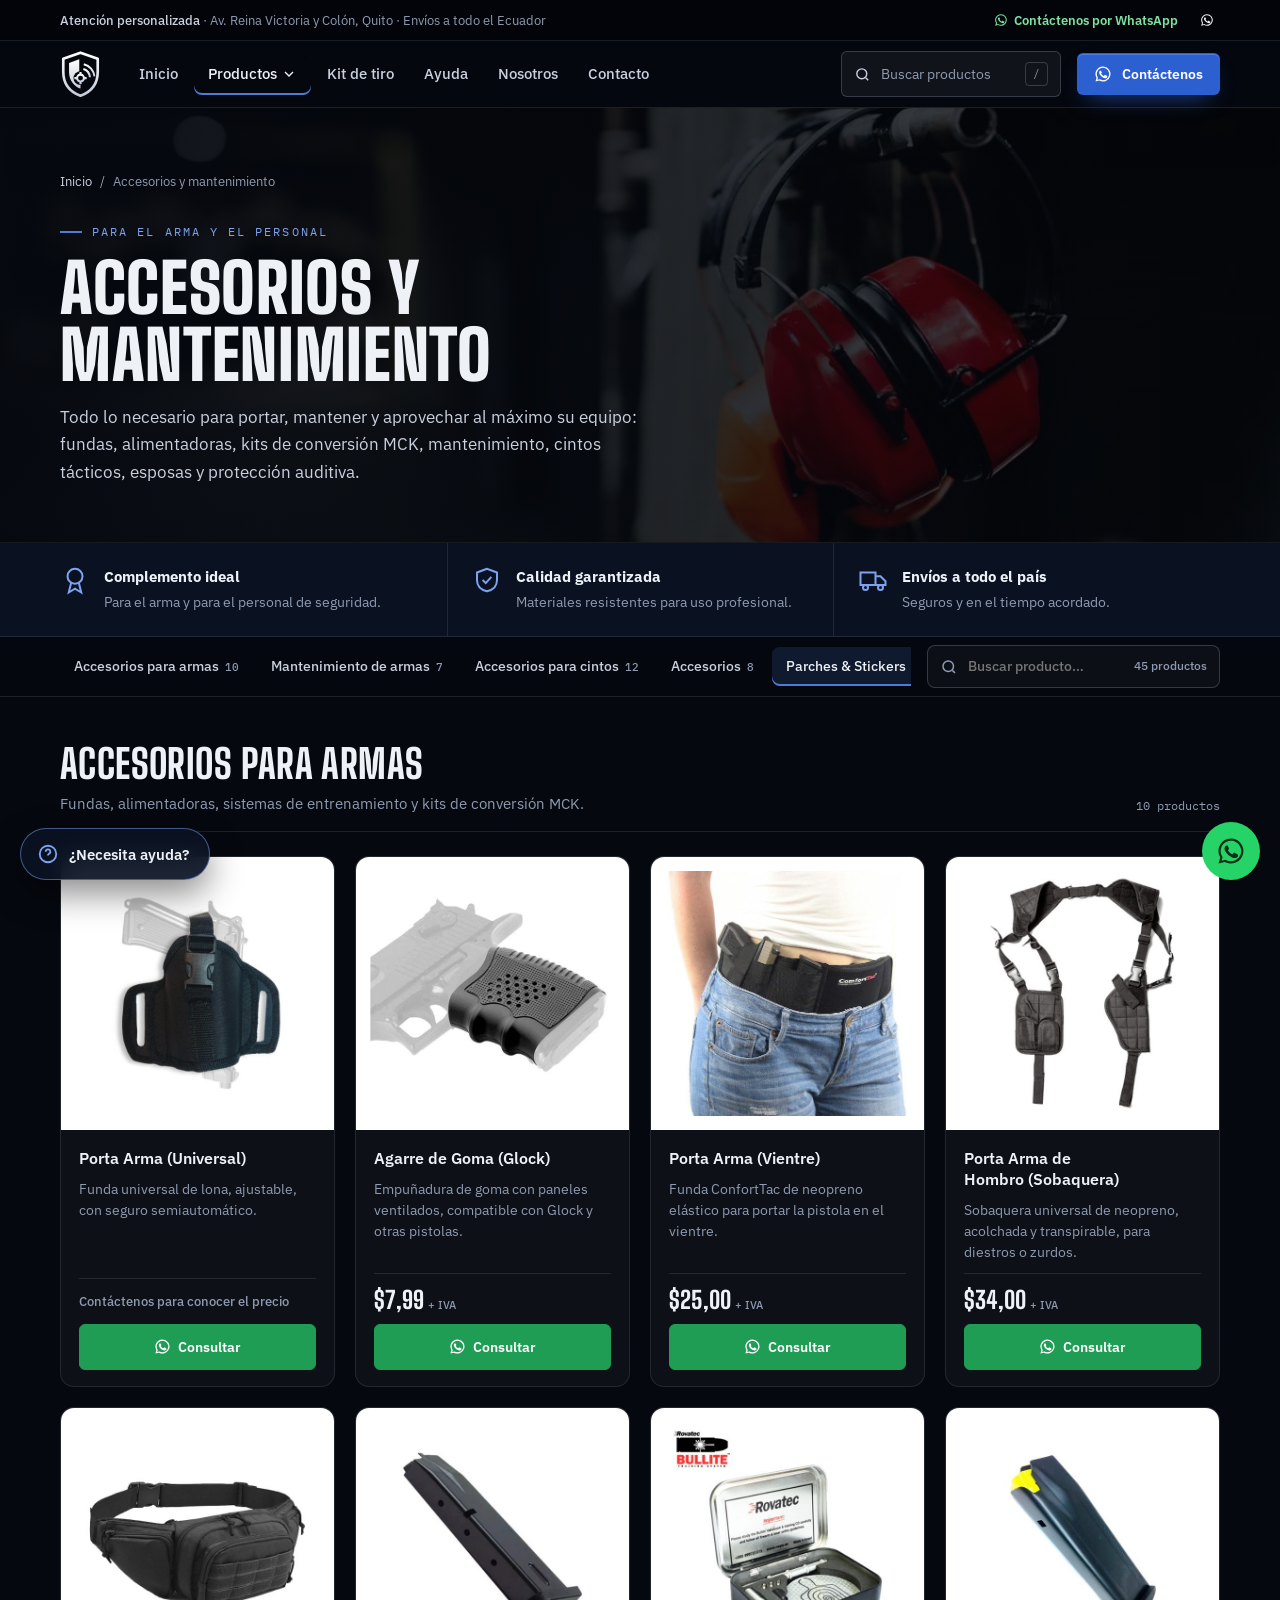
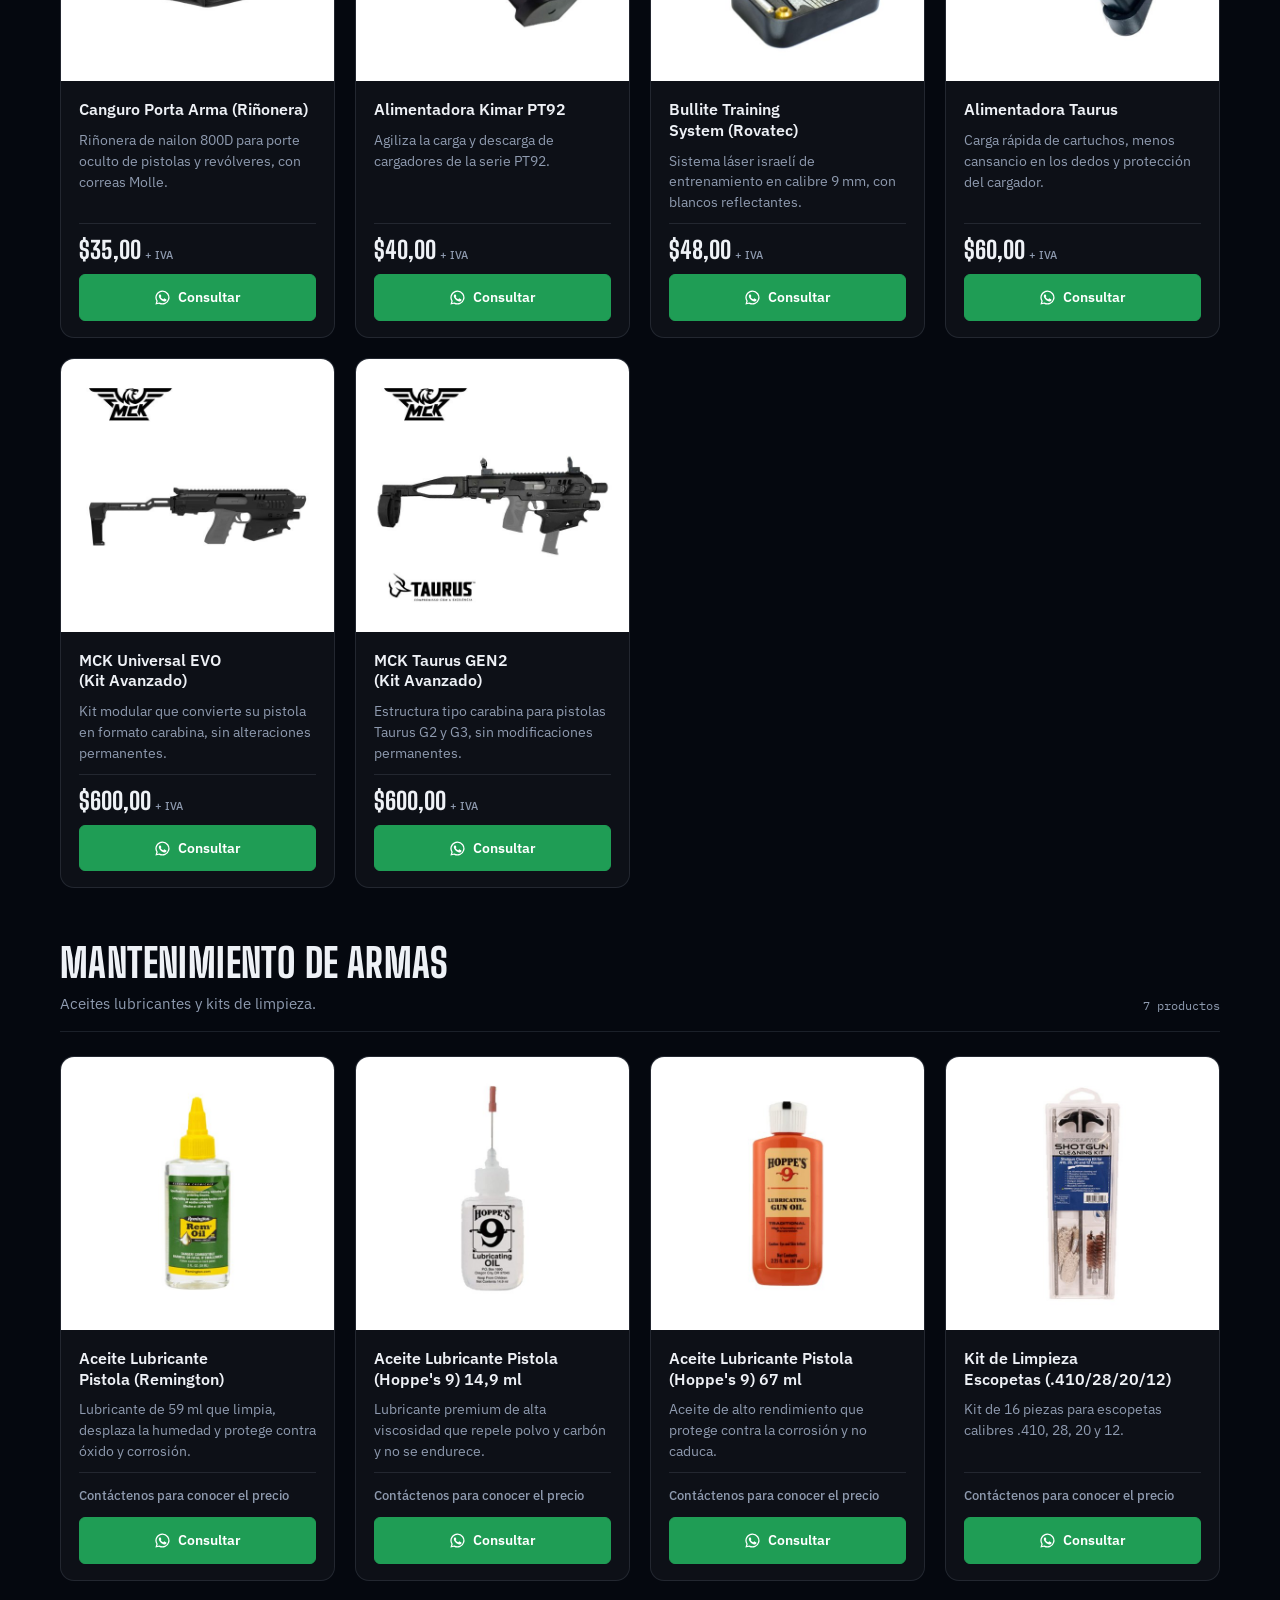
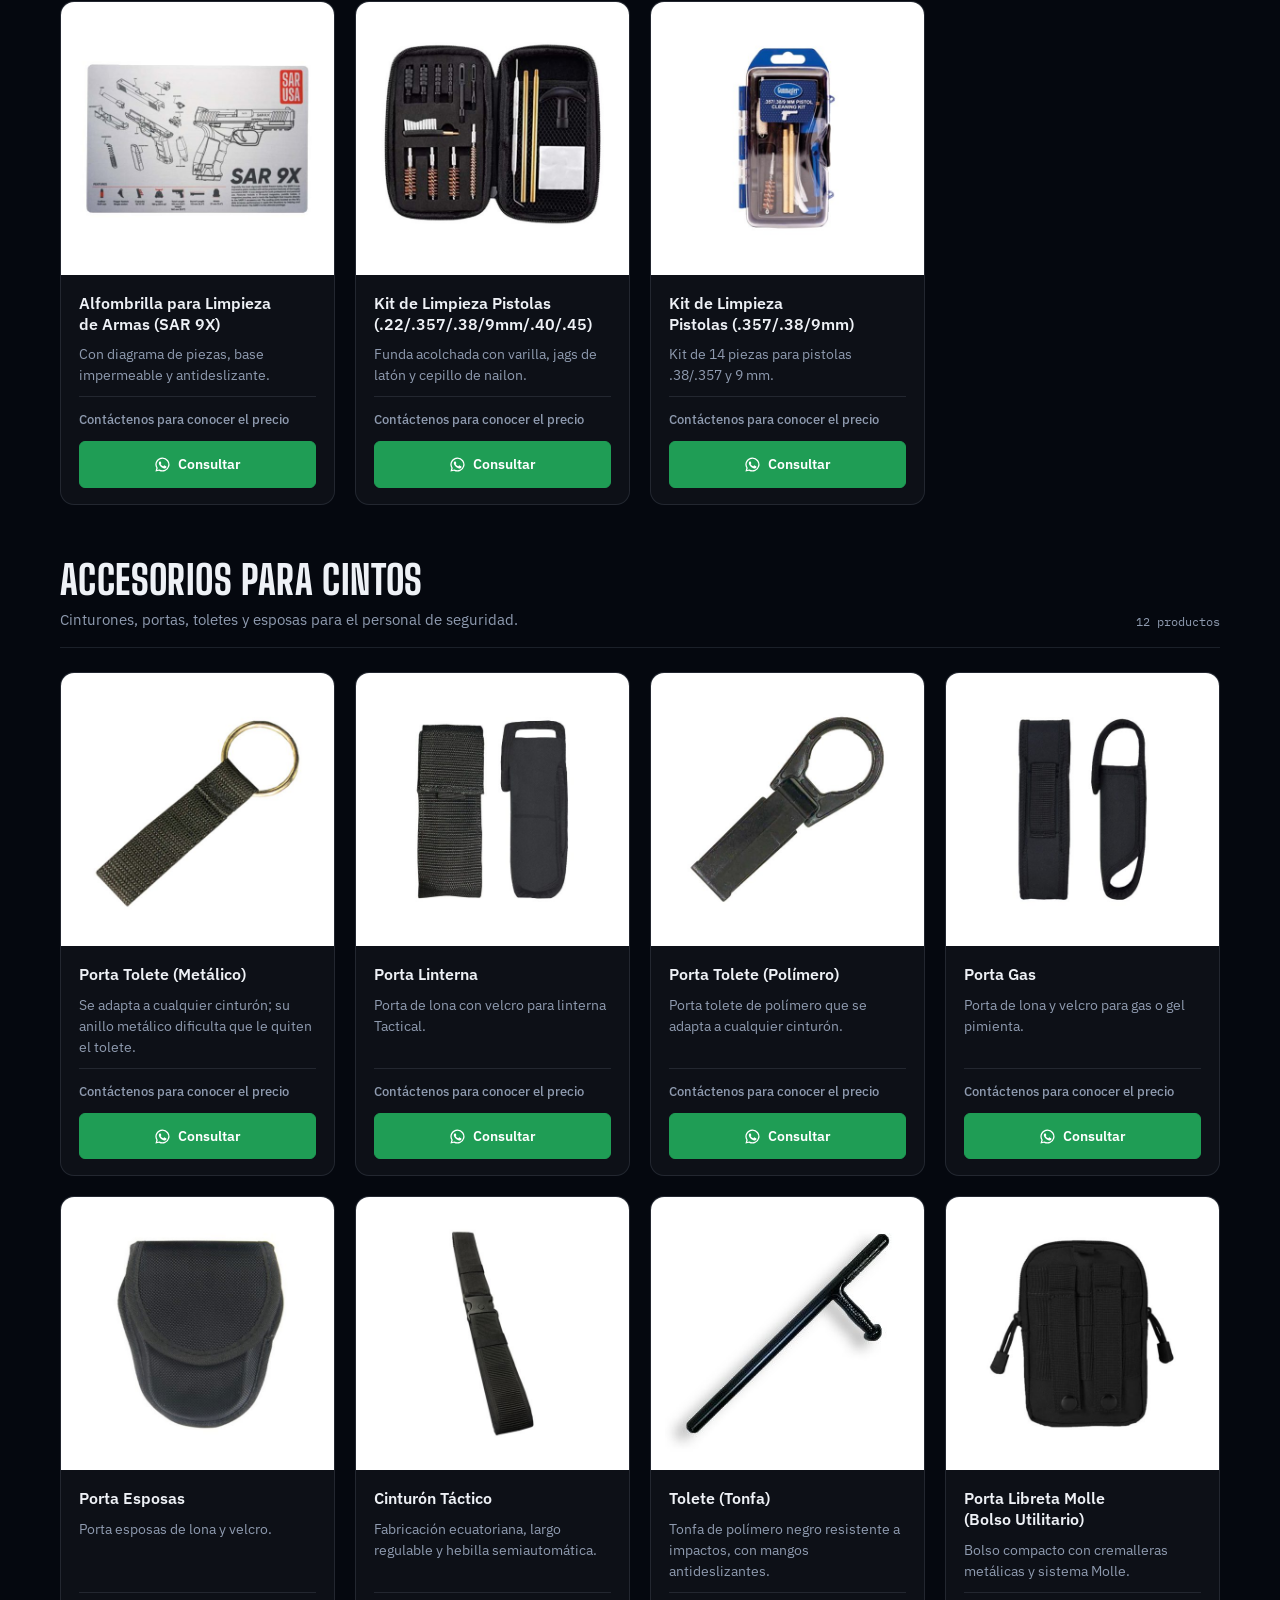
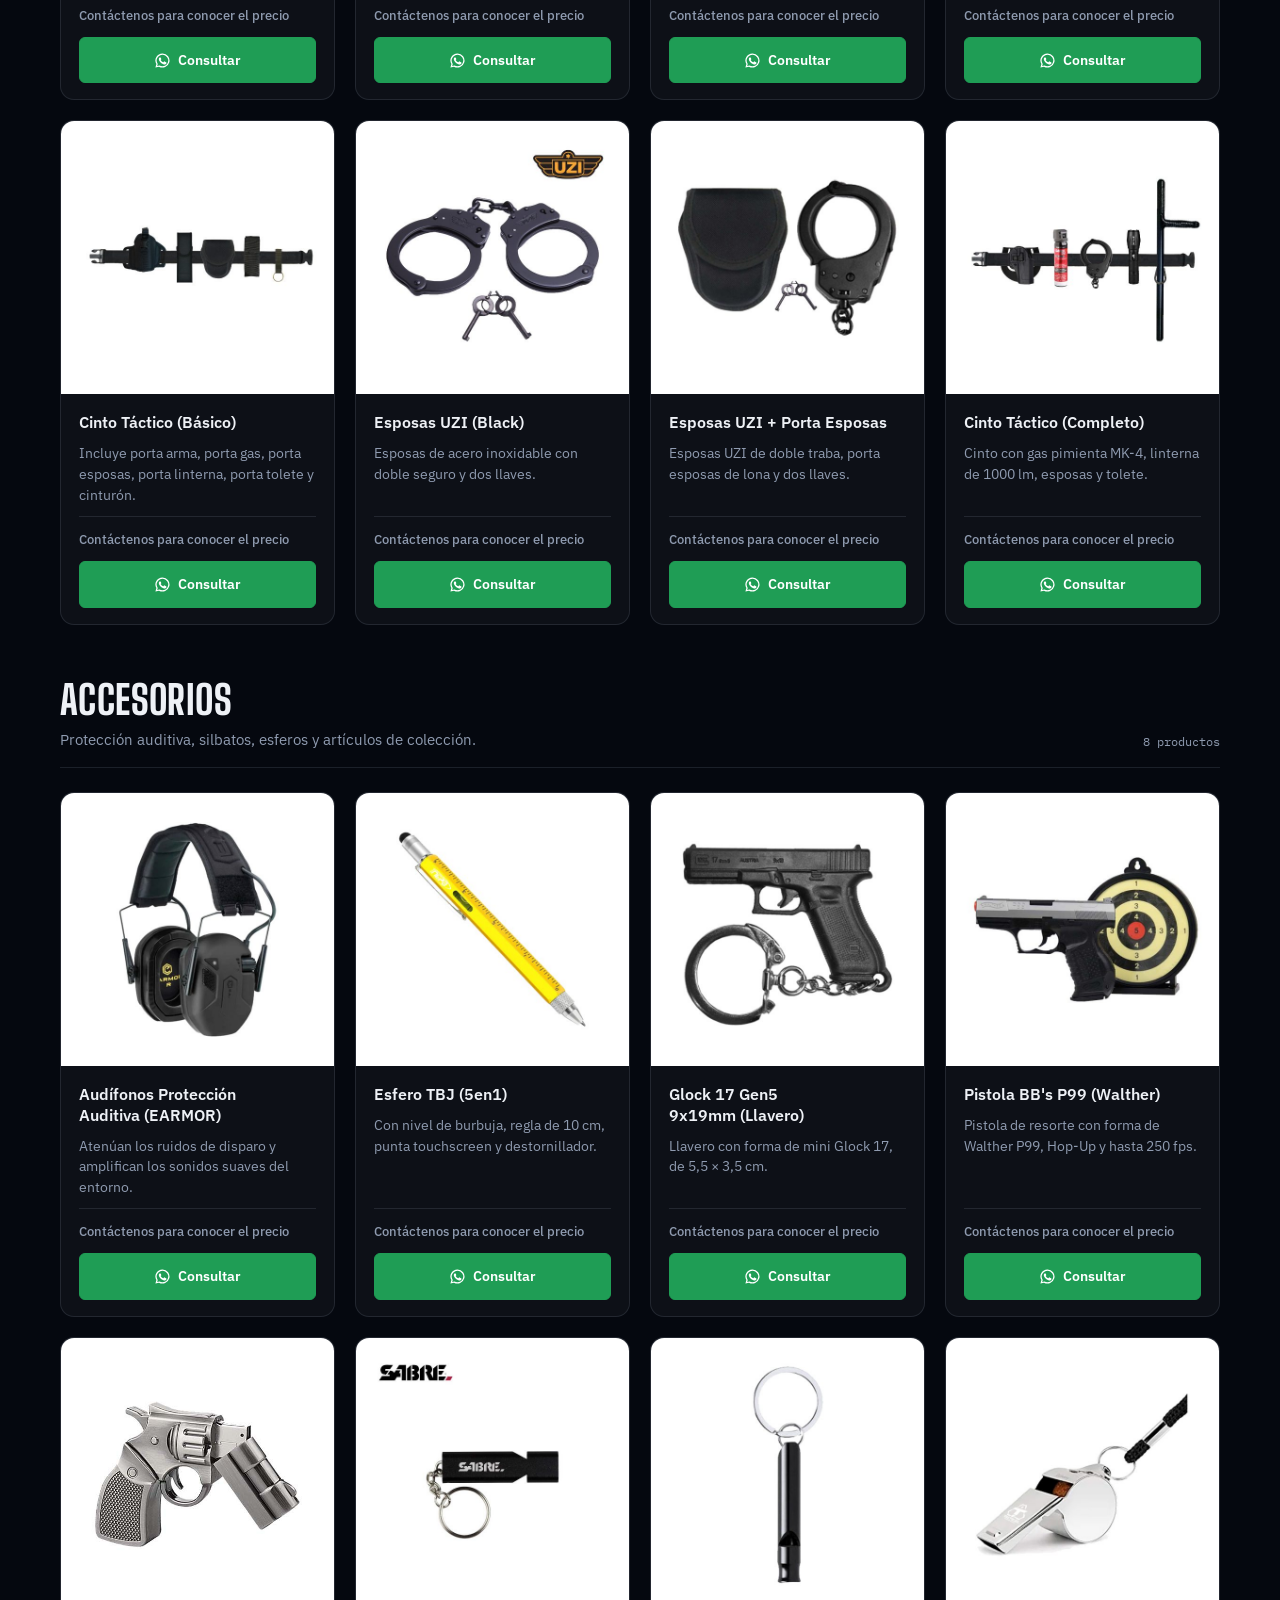
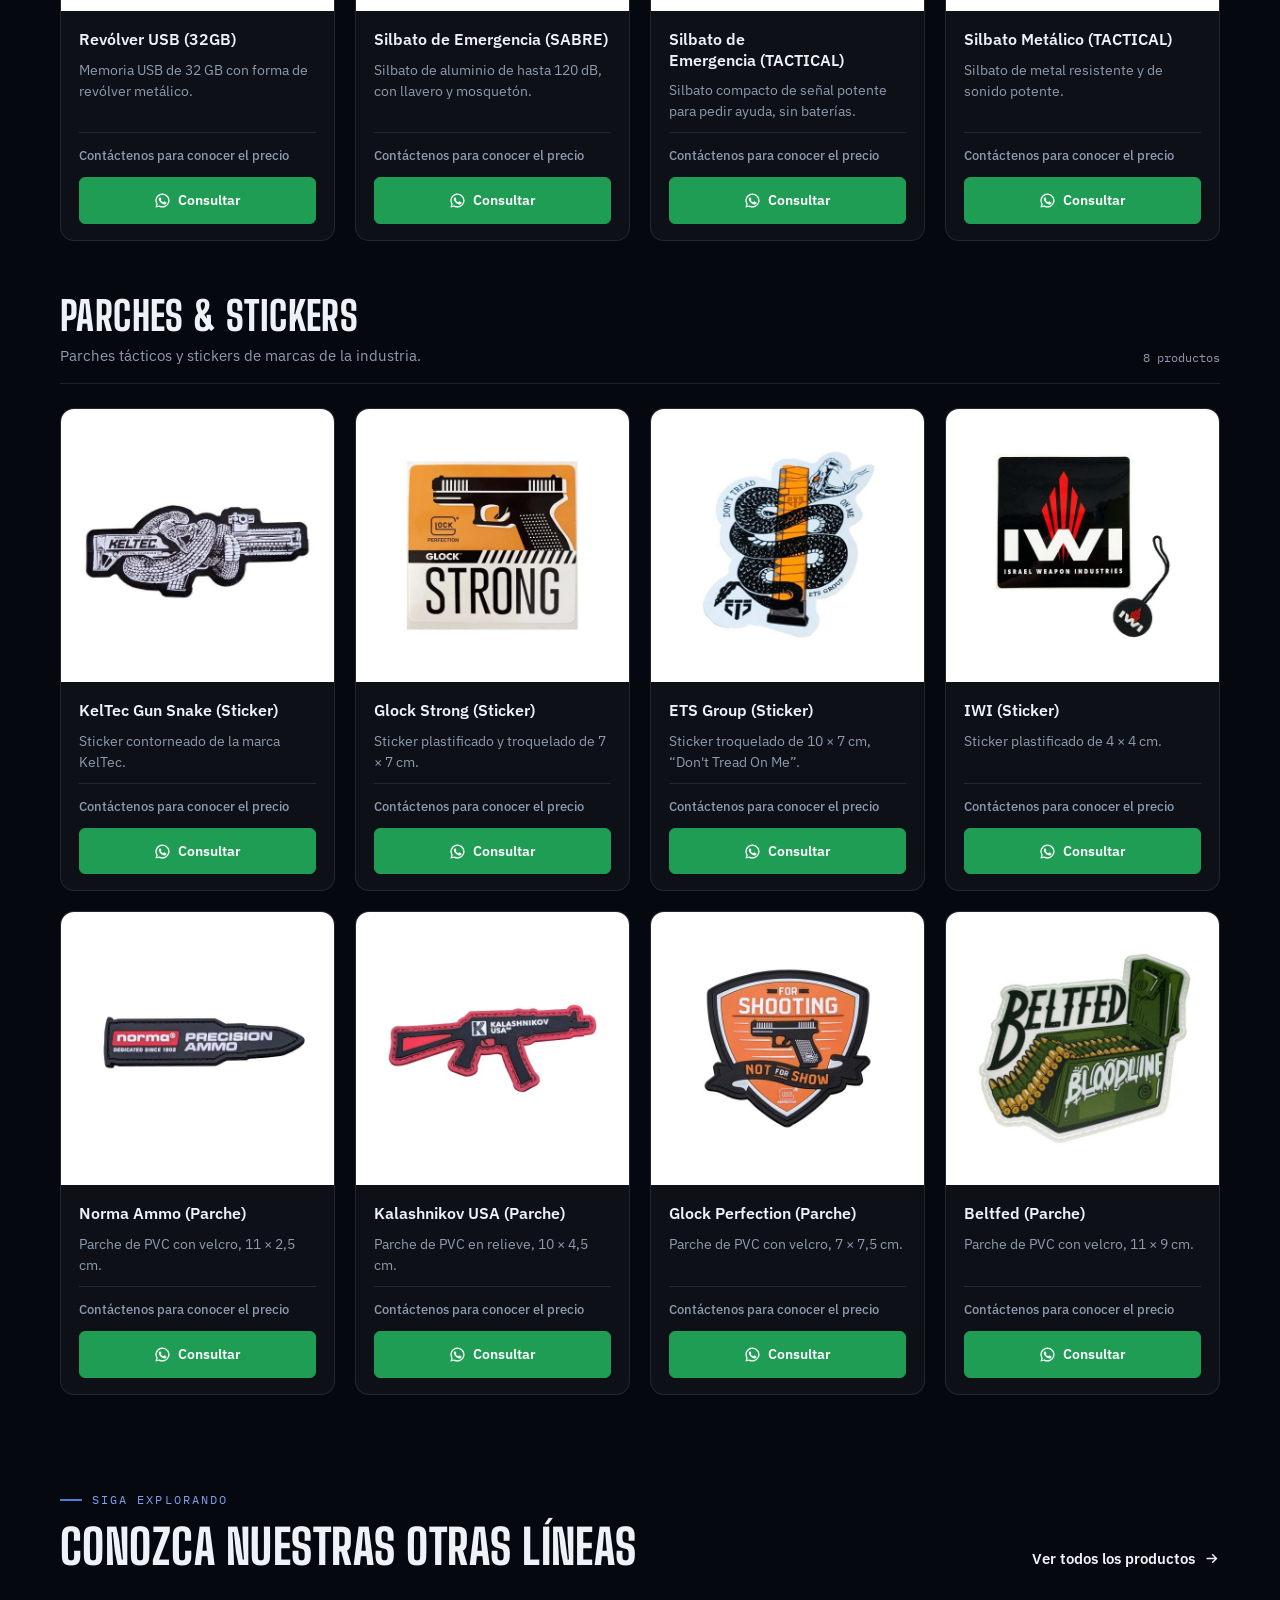
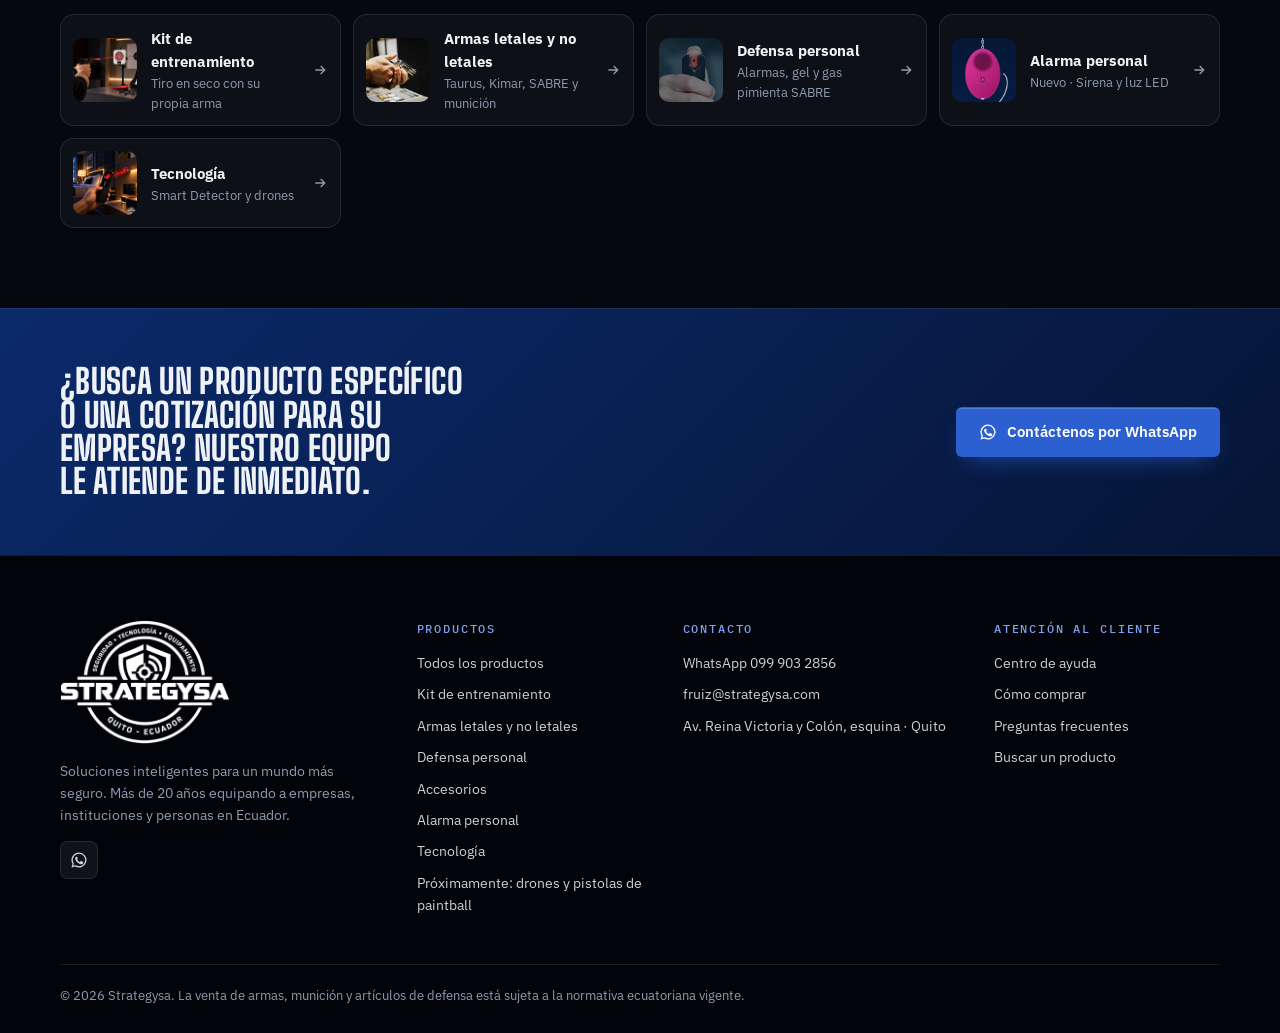
<file: accesorios.html>
<!doctype html>
<html lang="es-EC">
<head>
<meta charset="utf-8">
<meta name="viewport" content="width=device-width, initial-scale=1, viewport-fit=cover">
<title>Fundas, cintos tácticos, kits de limpieza y accesorios para armas | Strategysa</title>
<meta name="description" content="Fundas, alimentadoras, kits de conversión MCK, cintos tácticos, kits de limpieza, esposas y protección auditiva. Envíos a todo el Ecuador.">
<!--seo-->
<link rel="canonical" href="https://strategysa.github.io/accesorios.html">
<meta name="robots" content="index, follow">
<meta property="og:type" content="website">
<meta property="og:site_name" content="Strategysa">
<meta property="og:locale" content="es_EC">
<meta property="og:title" content="Fundas, cintos tácticos, kits de limpieza y accesorios para armas | Strategysa">
<meta property="og:description" content="Fundas, alimentadoras, kits de conversión MCK, cintos tácticos, kits de limpieza, esposas y protección auditiva. Envíos a todo el Ecuador.">
<meta property="og:url" content="https://strategysa.github.io/accesorios.html">
<meta property="og:image" content="https://strategysa.github.io/img/fotos/orejeras.jpg">
<meta name="twitter:card" content="summary_large_image">
<!--/seo-->
<link rel="icon" href="img/emblema.svg" type="image/svg+xml">
<link rel="preconnect" href="https://fonts.googleapis.com">
<link rel="preconnect" href="https://fonts.gstatic.com" crossorigin>
<link rel="stylesheet" href="https://fonts.googleapis.com/css2?family=Big+Shoulders+Display:wght@700;800;900&family=IBM+Plex+Mono:wght@500&family=IBM+Plex+Sans:wght@400;500;600&display=swap">
<link rel="stylesheet" href="styles.css">
</head>
<body>
<div class="topbar"><div class="wrap">
  <span><b>Atención personalizada</b> · Av. Reina Victoria y Colón, Quito · Envíos a todo el Ecuador</span>
  <span class="tb-right"><a class="tb-wa" href="https://wa.me/593999032856?text=Hola%20Strategysa%2C%20quisiera%20informaci%C3%B3n%20sobre%20sus%20productos." target="_blank" rel="noopener"><svg viewBox="0 0 24 24" fill="currentColor" aria-hidden="true"><path d="M12 2a10 10 0 0 0-8.6 15.1L2 22l5-1.3A10 10 0 1 0 12 2Zm0 18.2a8.2 8.2 0 0 1-4.2-1.1l-.3-.2-3 .8.8-2.9-.2-.3A8.2 8.2 0 1 1 12 20.2Zm4.5-6.1c-.2-.1-1.5-.7-1.7-.8s-.4-.1-.6.1-.7.8-.8 1-.3.2-.5.1a6.7 6.7 0 0 1-3.3-2.9c-.3-.4.3-.4.7-1.3a.5.5 0 0 0 0-.5l-.8-1.8c-.2-.5-.4-.4-.6-.4h-.5a1 1 0 0 0-.7.3 3 3 0 0 0-.9 2.2 5.2 5.2 0 0 0 1.1 2.8 11.9 11.9 0 0 0 4.6 4c1.7.7 2.3.8 3.2.7a2.7 2.7 0 0 0 1.8-1.3 2.2 2.2 0 0 0 .2-1.3c-.1-.1-.3-.2-.5-.3Z"/></svg>Contáctenos por WhatsApp</a><ul class="social mini"><li><a href="https://wa.me/593999032856" target="_blank" rel="noopener" aria-label="WhatsApp"><svg viewBox="0 0 24 24" fill="currentColor" aria-hidden="true"><path d="M12 2a10 10 0 0 0-8.6 15.1L2 22l5-1.3A10 10 0 1 0 12 2Zm0 18.2a8.2 8.2 0 0 1-4.2-1.1l-.3-.2-3 .8.8-2.9-.2-.3A8.2 8.2 0 1 1 12 20.2Zm4.5-6.1c-.2-.1-1.5-.7-1.7-.8s-.4-.1-.6.1-.7.8-.8 1-.3.2-.5.1a6.7 6.7 0 0 1-3.3-2.9c-.3-.4.3-.4.7-1.3a.5.5 0 0 0 0-.5l-.8-1.8c-.2-.5-.4-.4-.6-.4h-.5a1 1 0 0 0-.7.3 3 3 0 0 0-.9 2.2 5.2 5.2 0 0 0 1.1 2.8 11.9 11.9 0 0 0 4.6 4c1.7.7 2.3.8 3.2.7a2.7 2.7 0 0 0 1.8-1.3 2.2 2.2 0 0 0 .2-1.3c-.1-.1-.3-.2-.5-.3Z"/></svg><span>WhatsApp</span></a></li></ul></span>
</div></div>
<header class="nav"><div class="wrap">
  <a class="brand" href="index.html" aria-label="Strategysa, inicio"><img src="img/emblema.svg" alt="Strategysa" width="42" height="47"></a>
  <ul class="menu" id="menu">
    <li><a href="index.html">Inicio</a></li>
    <li class="has-mega on"><button class="mega-btn" type="button" aria-expanded="false" aria-controls="mega">Productos<svg viewBox="0 0 24 24" fill="none" stroke="currentColor" stroke-width="2" aria-hidden="true"><path d="m6 9 6 6 6-6"/></svg></button>
      <div class="mega" id="mega"><ul><li><a href="kit-entrenamiento.html"><img src="img/kit-marca-escena.jpg" alt="" loading="lazy"><span><b>Kit de entrenamiento</b><small>Tiro en seco con su propia arma</small></span></a></li><li><a href="armas.html"><img src="img/fotos/revolver-manos.jpg" alt="" loading="lazy"><span><b>Armas letales y no letales</b><small>Taurus, Kimar, SABRE y munición</small></span></a></li><li><a href="defensa-personal.html"><img src="img/fotos/gas-pimienta.jpg" alt="" loading="lazy"><span><b>Defensa personal</b><small>Alarmas, gel y gas pimienta SABRE</small></span></a></li><li><a href="accesorios.html" aria-current="page"><img src="img/fotos/orejeras.jpg" alt="" loading="lazy"><span><b>Accesorios</b><small>Fundas, cintos y limpieza</small></span></a></li><li><a href="alarma-personal.html"><img src="img/alarma/pg/c-fucsia.jpg" alt="" loading="lazy"><span><b>Alarma personal</b><small>Nuevo · Sirena y luz LED</small></span></a></li><li><a href="tecnologia.html"><img src="img/det-escena.jpg" alt="" loading="lazy"><span><b>Tecnología</b><small>Smart Detector y drones</small></span></a></li></ul><a class="mega-all" href="productos.html">Ver todos los productos <svg viewBox="0 0 24 24" fill="none" stroke="currentColor" stroke-width="2" aria-hidden="true"><path d="M5 12h14M13 6l6 6-6 6"/></svg></a></div></li>
    <li><a href="kit-entrenamiento.html">Kit de tiro</a></li>
    <li><a href="index.html#preguntas">Ayuda</a></li>
    <li><a href="index.html#nosotros">Nosotros</a></li>
    <li><a href="index.html#contacto">Contacto</a></li>
  </ul>
  <button class="nav-search" type="button" data-search aria-label="Buscar productos"><svg viewBox="0 0 24 24" fill="none" stroke="currentColor" stroke-width="2" aria-hidden="true"><circle cx="11" cy="11" r="7"/><path d="m20 20-3.5-3.5"/></svg><span>Buscar productos</span><kbd>/</kbd></button>
  <a class="btn btn-solid nav-cta" href="https://wa.me/593999032856?text=Hola%20Strategysa%2C%20quisiera%20informaci%C3%B3n%20sobre%20sus%20productos." target="_blank" rel="noopener"><svg viewBox="0 0 24 24" fill="currentColor" aria-hidden="true"><path d="M12 2a10 10 0 0 0-8.6 15.1L2 22l5-1.3A10 10 0 1 0 12 2Zm0 18.2a8.2 8.2 0 0 1-4.2-1.1l-.3-.2-3 .8.8-2.9-.2-.3A8.2 8.2 0 1 1 12 20.2Zm4.5-6.1c-.2-.1-1.5-.7-1.7-.8s-.4-.1-.6.1-.7.8-.8 1-.3.2-.5.1a6.7 6.7 0 0 1-3.3-2.9c-.3-.4.3-.4.7-1.3a.5.5 0 0 0 0-.5l-.8-1.8c-.2-.5-.4-.4-.6-.4h-.5a1 1 0 0 0-.7.3 3 3 0 0 0-.9 2.2 5.2 5.2 0 0 0 1.1 2.8 11.9 11.9 0 0 0 4.6 4c1.7.7 2.3.8 3.2.7a2.7 2.7 0 0 0 1.8-1.3 2.2 2.2 0 0 0 .2-1.3c-.1-.1-.3-.2-.5-.3Z"/></svg>Contáctenos</a>
  <button class="burger" id="burger" aria-label="Abrir menú" aria-expanded="false" aria-controls="menu"><svg viewBox="0 0 24 24" fill="none" stroke="currentColor" stroke-width="2"><path d="M3 6h18M3 12h18M3 18h18"/></svg></button>
</div></header>
<main>
<section class="phero"><img class="phero-bg" src="img/fotos/orejeras.jpg" alt=""><div class="wrap">
  <nav class="crumbs" aria-label="Ruta"><a href="index.html">Inicio</a><span>/</span>Accesorios y mantenimiento</nav>
  <span class="eyebrow">Para el arma y el personal</span>
  <h1>Accesorios y mantenimiento</h1>
  <p>Todo lo necesario para portar, mantener y aprovechar al máximo su equipo: fundas, alimentadoras, kits de conversión MCK, mantenimiento, cintos tácticos, esposas y protección auditiva.</p>
</div></section><section class="assure"><div class="wrap"><ul><li><svg viewBox="0 0 24 24" fill="none" stroke="currentColor" stroke-width="1.6" aria-hidden="true"><circle cx="12" cy="9" r="6"/><path d="m9 14-2 8 5-3 5 3-2-8"/></svg><div><b>Complemento ideal</b><span>Para el arma y para el personal de seguridad.</span></div></li><li><svg viewBox="0 0 24 24" fill="none" stroke="currentColor" stroke-width="1.6" aria-hidden="true"><path d="M12 3 4 6v6c0 5 3.5 8 8 9 4.5-1 8-4 8-9V6l-8-3Z"/><path d="m8.5 12 2.5 2.5 4.5-5"/></svg><div><b>Calidad garantizada</b><span>Materiales resistentes para uso profesional.</span></div></li><li><svg viewBox="0 0 24 24" fill="none" stroke="currentColor" stroke-width="1.6" aria-hidden="true"><path d="M2 6h12v10H2zM14 9h4l4 4v3h-8z"/><circle cx="6" cy="18" r="2"/><circle cx="18" cy="18" r="2"/></svg><div><b>Envíos a todo el país</b><span>Seguros y en el tiempo acordado.</span></div></li></ul></div></section><nav class="subnav" aria-label="Categorías"><div class="wrap"><div class="sublinks"><a href="#accarmas">Accesorios para armas<span>10</span></a><a href="#mantenimiento">Mantenimiento de armas<span>7</span></a><a href="#cintos">Accesorios para cintos<span>12</span></a><a href="#accesorios">Accesorios<span>8</span></a><a href="#parches">Parches &amp; Stickers<span>8</span></a></div>
<label class="search sm" for="q-buscar"><svg viewBox="0 0 24 24" fill="none" stroke="currentColor" stroke-width="2" aria-hidden="true"><circle cx="11" cy="11" r="7"/><path d="m20 20-3.5-3.5"/></svg><input id="q-buscar" type="search" placeholder="Buscar producto…" autocomplete="off"><span class="count" id="q-count"></span></label></div></nav>
<p class="wrap noresults" id="noresults" hidden>No encontramos productos con ese nombre. Escríbanos y con gusto le ayudaremos a encontrarlo.</p><section class="group" id="accarmas"><div class="wrap"><div class="ghead"><div><h2>Accesorios para armas</h2><p>Fundas, alimentadoras, sistemas de entrenamiento y kits de conversión MCK.</p></div><span class="gcount">10 productos</span></div><div class="pgrid"><article class="prod" id="p-porta-arma-universal" data-name="porta arma (universal)"><div class="pimg"><img src="img/p/porta-arma-universal.jpg" alt="Porta Arma (Universal)" loading="lazy"></div><div class="pbody"><h3>Porta Arma (Universal)</h3><p class="pdesc">Funda universal de lona, ajustable, con seguro semiautomático.</p><div class="pfoot"><span class="price ask">Contáctenos para conocer el precio</span><a class="pbtn" target="_blank" rel="noopener" href="https://wa.me/593999032856?text=Hola%20Strategysa%2C%20quisiera%20informaci%C3%B3n%20y%20precio%20de%3A%20Porta%20Arma%20%28Universal%29"><svg viewBox="0 0 24 24" fill="currentColor" aria-hidden="true"><path d="M12 2a10 10 0 0 0-8.6 15.1L2 22l5-1.3A10 10 0 1 0 12 2Zm0 18.2a8.2 8.2 0 0 1-4.2-1.1l-.3-.2-3 .8.8-2.9-.2-.3A8.2 8.2 0 1 1 12 20.2Zm4.5-6.1c-.2-.1-1.5-.7-1.7-.8s-.4-.1-.6.1-.7.8-.8 1-.3.2-.5.1a6.7 6.7 0 0 1-3.3-2.9c-.3-.4.3-.4.7-1.3a.5.5 0 0 0 0-.5l-.8-1.8c-.2-.5-.4-.4-.6-.4h-.5a1 1 0 0 0-.7.3 3 3 0 0 0-.9 2.2 5.2 5.2 0 0 0 1.1 2.8 11.9 11.9 0 0 0 4.6 4c1.7.7 2.3.8 3.2.7a2.7 2.7 0 0 0 1.8-1.3 2.2 2.2 0 0 0 .2-1.3c-.1-.1-.3-.2-.5-.3Z"/></svg>Consultar</a></div></div></article><article class="prod" id="p-agarre-de-goma-glock" data-name="agarre de goma (glock)"><div class="pimg"><img src="img/p/agarre-de-goma-glock.jpg" alt="Agarre de Goma (Glock)" loading="lazy"></div><div class="pbody"><h3>Agarre de Goma (Glock)</h3><p class="pdesc">Empuñadura de goma con paneles ventilados, compatible con Glock y otras pistolas.</p><div class="pfoot"><span class="price">$7,99<small>+ IVA</small></span><a class="pbtn" target="_blank" rel="noopener" href="https://wa.me/593999032856?text=Hola%20Strategysa%2C%20quisiera%20informaci%C3%B3n%20y%20precio%20de%3A%20Agarre%20de%20Goma%20%28Glock%29"><svg viewBox="0 0 24 24" fill="currentColor" aria-hidden="true"><path d="M12 2a10 10 0 0 0-8.6 15.1L2 22l5-1.3A10 10 0 1 0 12 2Zm0 18.2a8.2 8.2 0 0 1-4.2-1.1l-.3-.2-3 .8.8-2.9-.2-.3A8.2 8.2 0 1 1 12 20.2Zm4.5-6.1c-.2-.1-1.5-.7-1.7-.8s-.4-.1-.6.1-.7.8-.8 1-.3.2-.5.1a6.7 6.7 0 0 1-3.3-2.9c-.3-.4.3-.4.7-1.3a.5.5 0 0 0 0-.5l-.8-1.8c-.2-.5-.4-.4-.6-.4h-.5a1 1 0 0 0-.7.3 3 3 0 0 0-.9 2.2 5.2 5.2 0 0 0 1.1 2.8 11.9 11.9 0 0 0 4.6 4c1.7.7 2.3.8 3.2.7a2.7 2.7 0 0 0 1.8-1.3 2.2 2.2 0 0 0 .2-1.3c-.1-.1-.3-.2-.5-.3Z"/></svg>Consultar</a></div></div></article><article class="prod" id="p-porta-arma-vientre" data-name="porta arma (vientre)"><div class="pimg"><img src="img/p/porta-arma-vientre.jpg" alt="Porta Arma (Vientre)" loading="lazy"></div><div class="pbody"><h3>Porta Arma (Vientre)</h3><p class="pdesc">Funda ConfortTac de neopreno elástico para portar la pistola en el vientre.</p><div class="pfoot"><span class="price">$25,00<small>+ IVA</small></span><a class="pbtn" target="_blank" rel="noopener" href="https://wa.me/593999032856?text=Hola%20Strategysa%2C%20quisiera%20informaci%C3%B3n%20y%20precio%20de%3A%20Porta%20Arma%20%28Vientre%29"><svg viewBox="0 0 24 24" fill="currentColor" aria-hidden="true"><path d="M12 2a10 10 0 0 0-8.6 15.1L2 22l5-1.3A10 10 0 1 0 12 2Zm0 18.2a8.2 8.2 0 0 1-4.2-1.1l-.3-.2-3 .8.8-2.9-.2-.3A8.2 8.2 0 1 1 12 20.2Zm4.5-6.1c-.2-.1-1.5-.7-1.7-.8s-.4-.1-.6.1-.7.8-.8 1-.3.2-.5.1a6.7 6.7 0 0 1-3.3-2.9c-.3-.4.3-.4.7-1.3a.5.5 0 0 0 0-.5l-.8-1.8c-.2-.5-.4-.4-.6-.4h-.5a1 1 0 0 0-.7.3 3 3 0 0 0-.9 2.2 5.2 5.2 0 0 0 1.1 2.8 11.9 11.9 0 0 0 4.6 4c1.7.7 2.3.8 3.2.7a2.7 2.7 0 0 0 1.8-1.3 2.2 2.2 0 0 0 .2-1.3c-.1-.1-.3-.2-.5-.3Z"/></svg>Consultar</a></div></div></article><article class="prod" id="p-porta-arma-de-hombro-sobaquera" data-name="porta arma de hombro (sobaquera)"><div class="pimg"><img src="img/p/porta-arma-de-hombro-sobaquera.jpg" alt="Porta Arma de Hombro (Sobaquera)" loading="lazy"></div><div class="pbody"><h3>Porta Arma de Hombro (Sobaquera)</h3><p class="pdesc">Sobaquera universal de neopreno, acolchada y transpirable, para diestros o zurdos.</p><div class="pfoot"><span class="price">$34,00<small>+ IVA</small></span><a class="pbtn" target="_blank" rel="noopener" href="https://wa.me/593999032856?text=Hola%20Strategysa%2C%20quisiera%20informaci%C3%B3n%20y%20precio%20de%3A%20Porta%20Arma%20de%20Hombro%20%28Sobaquera%29"><svg viewBox="0 0 24 24" fill="currentColor" aria-hidden="true"><path d="M12 2a10 10 0 0 0-8.6 15.1L2 22l5-1.3A10 10 0 1 0 12 2Zm0 18.2a8.2 8.2 0 0 1-4.2-1.1l-.3-.2-3 .8.8-2.9-.2-.3A8.2 8.2 0 1 1 12 20.2Zm4.5-6.1c-.2-.1-1.5-.7-1.7-.8s-.4-.1-.6.1-.7.8-.8 1-.3.2-.5.1a6.7 6.7 0 0 1-3.3-2.9c-.3-.4.3-.4.7-1.3a.5.5 0 0 0 0-.5l-.8-1.8c-.2-.5-.4-.4-.6-.4h-.5a1 1 0 0 0-.7.3 3 3 0 0 0-.9 2.2 5.2 5.2 0 0 0 1.1 2.8 11.9 11.9 0 0 0 4.6 4c1.7.7 2.3.8 3.2.7a2.7 2.7 0 0 0 1.8-1.3 2.2 2.2 0 0 0 .2-1.3c-.1-.1-.3-.2-.5-.3Z"/></svg>Consultar</a></div></div></article><article class="prod" id="p-canguro-porta-arma-rinonera" data-name="canguro porta arma (riñonera)"><div class="pimg"><img src="img/p/canguro-porta-arma-rinonera.jpg" alt="Canguro Porta Arma (Riñonera)" loading="lazy"></div><div class="pbody"><h3>Canguro Porta Arma (Riñonera)</h3><p class="pdesc">Riñonera de nailon 800D para porte oculto de pistolas y revólveres, con correas Molle.</p><div class="pfoot"><span class="price">$35,00<small>+ IVA</small></span><a class="pbtn" target="_blank" rel="noopener" href="https://wa.me/593999032856?text=Hola%20Strategysa%2C%20quisiera%20informaci%C3%B3n%20y%20precio%20de%3A%20Canguro%20Porta%20Arma%20%28Ri%C3%B1onera%29"><svg viewBox="0 0 24 24" fill="currentColor" aria-hidden="true"><path d="M12 2a10 10 0 0 0-8.6 15.1L2 22l5-1.3A10 10 0 1 0 12 2Zm0 18.2a8.2 8.2 0 0 1-4.2-1.1l-.3-.2-3 .8.8-2.9-.2-.3A8.2 8.2 0 1 1 12 20.2Zm4.5-6.1c-.2-.1-1.5-.7-1.7-.8s-.4-.1-.6.1-.7.8-.8 1-.3.2-.5.1a6.7 6.7 0 0 1-3.3-2.9c-.3-.4.3-.4.7-1.3a.5.5 0 0 0 0-.5l-.8-1.8c-.2-.5-.4-.4-.6-.4h-.5a1 1 0 0 0-.7.3 3 3 0 0 0-.9 2.2 5.2 5.2 0 0 0 1.1 2.8 11.9 11.9 0 0 0 4.6 4c1.7.7 2.3.8 3.2.7a2.7 2.7 0 0 0 1.8-1.3 2.2 2.2 0 0 0 .2-1.3c-.1-.1-.3-.2-.5-.3Z"/></svg>Consultar</a></div></div></article><article class="prod" id="p-alimentadora-kimar-pt92" data-name="alimentadora kimar pt92"><div class="pimg"><img src="img/p/alimentadora-kimar-pt92.jpg" alt="Alimentadora Kimar PT92" loading="lazy"></div><div class="pbody"><h3>Alimentadora Kimar PT92</h3><p class="pdesc">Agiliza la carga y descarga de cargadores de la serie PT92.</p><div class="pfoot"><span class="price">$40,00<small>+ IVA</small></span><a class="pbtn" target="_blank" rel="noopener" href="https://wa.me/593999032856?text=Hola%20Strategysa%2C%20quisiera%20informaci%C3%B3n%20y%20precio%20de%3A%20Alimentadora%20Kimar%20PT92"><svg viewBox="0 0 24 24" fill="currentColor" aria-hidden="true"><path d="M12 2a10 10 0 0 0-8.6 15.1L2 22l5-1.3A10 10 0 1 0 12 2Zm0 18.2a8.2 8.2 0 0 1-4.2-1.1l-.3-.2-3 .8.8-2.9-.2-.3A8.2 8.2 0 1 1 12 20.2Zm4.5-6.1c-.2-.1-1.5-.7-1.7-.8s-.4-.1-.6.1-.7.8-.8 1-.3.2-.5.1a6.7 6.7 0 0 1-3.3-2.9c-.3-.4.3-.4.7-1.3a.5.5 0 0 0 0-.5l-.8-1.8c-.2-.5-.4-.4-.6-.4h-.5a1 1 0 0 0-.7.3 3 3 0 0 0-.9 2.2 5.2 5.2 0 0 0 1.1 2.8 11.9 11.9 0 0 0 4.6 4c1.7.7 2.3.8 3.2.7a2.7 2.7 0 0 0 1.8-1.3 2.2 2.2 0 0 0 .2-1.3c-.1-.1-.3-.2-.5-.3Z"/></svg>Consultar</a></div></div></article><article class="prod" id="p-bullite-training-system-rovatec" data-name="bullite training system (rovatec)"><div class="pimg"><img src="img/p/bullite-training-system-rovatec.jpg" alt="Bullite Training System (Rovatec)" loading="lazy"></div><div class="pbody"><h3>Bullite Training System (Rovatec)</h3><p class="pdesc">Sistema láser israelí de entrenamiento en calibre 9 mm, con blancos reflectantes.</p><div class="pfoot"><span class="price">$48,00<small>+ IVA</small></span><a class="pbtn" target="_blank" rel="noopener" href="https://wa.me/593999032856?text=Hola%20Strategysa%2C%20quisiera%20informaci%C3%B3n%20y%20precio%20de%3A%20Bullite%20Training%20System%20%28Rovatec%29"><svg viewBox="0 0 24 24" fill="currentColor" aria-hidden="true"><path d="M12 2a10 10 0 0 0-8.6 15.1L2 22l5-1.3A10 10 0 1 0 12 2Zm0 18.2a8.2 8.2 0 0 1-4.2-1.1l-.3-.2-3 .8.8-2.9-.2-.3A8.2 8.2 0 1 1 12 20.2Zm4.5-6.1c-.2-.1-1.5-.7-1.7-.8s-.4-.1-.6.1-.7.8-.8 1-.3.2-.5.1a6.7 6.7 0 0 1-3.3-2.9c-.3-.4.3-.4.7-1.3a.5.5 0 0 0 0-.5l-.8-1.8c-.2-.5-.4-.4-.6-.4h-.5a1 1 0 0 0-.7.3 3 3 0 0 0-.9 2.2 5.2 5.2 0 0 0 1.1 2.8 11.9 11.9 0 0 0 4.6 4c1.7.7 2.3.8 3.2.7a2.7 2.7 0 0 0 1.8-1.3 2.2 2.2 0 0 0 .2-1.3c-.1-.1-.3-.2-.5-.3Z"/></svg>Consultar</a></div></div></article><article class="prod" id="p-alimentadora-taurus" data-name="alimentadora taurus"><div class="pimg"><img src="img/p/alimentadora-taurus.jpg" alt="Alimentadora Taurus" loading="lazy"></div><div class="pbody"><h3>Alimentadora Taurus</h3><p class="pdesc">Carga rápida de cartuchos, menos cansancio en los dedos y protección del cargador.</p><div class="pfoot"><span class="price">$60,00<small>+ IVA</small></span><a class="pbtn" target="_blank" rel="noopener" href="https://wa.me/593999032856?text=Hola%20Strategysa%2C%20quisiera%20informaci%C3%B3n%20y%20precio%20de%3A%20Alimentadora%20Taurus"><svg viewBox="0 0 24 24" fill="currentColor" aria-hidden="true"><path d="M12 2a10 10 0 0 0-8.6 15.1L2 22l5-1.3A10 10 0 1 0 12 2Zm0 18.2a8.2 8.2 0 0 1-4.2-1.1l-.3-.2-3 .8.8-2.9-.2-.3A8.2 8.2 0 1 1 12 20.2Zm4.5-6.1c-.2-.1-1.5-.7-1.7-.8s-.4-.1-.6.1-.7.8-.8 1-.3.2-.5.1a6.7 6.7 0 0 1-3.3-2.9c-.3-.4.3-.4.7-1.3a.5.5 0 0 0 0-.5l-.8-1.8c-.2-.5-.4-.4-.6-.4h-.5a1 1 0 0 0-.7.3 3 3 0 0 0-.9 2.2 5.2 5.2 0 0 0 1.1 2.8 11.9 11.9 0 0 0 4.6 4c1.7.7 2.3.8 3.2.7a2.7 2.7 0 0 0 1.8-1.3 2.2 2.2 0 0 0 .2-1.3c-.1-.1-.3-.2-.5-.3Z"/></svg>Consultar</a></div></div></article><article class="prod" id="p-mck-universal-evo-kit-avanzado" data-name="mck universal evo (kit avanzado)"><div class="pimg"><img src="img/p/mck-universal-evo-kit-avanzado.jpg" alt="MCK Universal EVO (Kit Avanzado)" loading="lazy"></div><div class="pbody"><h3>MCK Universal EVO (Kit Avanzado)</h3><p class="pdesc">Kit modular que convierte su pistola en formato carabina, sin alteraciones permanentes.</p><div class="pfoot"><span class="price">$600,00<small>+ IVA</small></span><a class="pbtn" target="_blank" rel="noopener" href="https://wa.me/593999032856?text=Hola%20Strategysa%2C%20quisiera%20informaci%C3%B3n%20y%20precio%20de%3A%20MCK%20Universal%20EVO%20%28Kit%20Avanzado%29"><svg viewBox="0 0 24 24" fill="currentColor" aria-hidden="true"><path d="M12 2a10 10 0 0 0-8.6 15.1L2 22l5-1.3A10 10 0 1 0 12 2Zm0 18.2a8.2 8.2 0 0 1-4.2-1.1l-.3-.2-3 .8.8-2.9-.2-.3A8.2 8.2 0 1 1 12 20.2Zm4.5-6.1c-.2-.1-1.5-.7-1.7-.8s-.4-.1-.6.1-.7.8-.8 1-.3.2-.5.1a6.7 6.7 0 0 1-3.3-2.9c-.3-.4.3-.4.7-1.3a.5.5 0 0 0 0-.5l-.8-1.8c-.2-.5-.4-.4-.6-.4h-.5a1 1 0 0 0-.7.3 3 3 0 0 0-.9 2.2 5.2 5.2 0 0 0 1.1 2.8 11.9 11.9 0 0 0 4.6 4c1.7.7 2.3.8 3.2.7a2.7 2.7 0 0 0 1.8-1.3 2.2 2.2 0 0 0 .2-1.3c-.1-.1-.3-.2-.5-.3Z"/></svg>Consultar</a></div></div></article><article class="prod" id="p-mck-taurus-gen2-kit-avanzado" data-name="mck taurus gen2 (kit avanzado)"><div class="pimg"><img src="img/p/mck-taurus-gen2-kit-avanzado.jpg" alt="MCK Taurus GEN2 (Kit Avanzado)" loading="lazy"></div><div class="pbody"><h3>MCK Taurus GEN2 (Kit Avanzado)</h3><p class="pdesc">Estructura tipo carabina para pistolas Taurus G2 y G3, sin modificaciones permanentes.</p><div class="pfoot"><span class="price">$600,00<small>+ IVA</small></span><a class="pbtn" target="_blank" rel="noopener" href="https://wa.me/593999032856?text=Hola%20Strategysa%2C%20quisiera%20informaci%C3%B3n%20y%20precio%20de%3A%20MCK%20Taurus%20GEN2%20%28Kit%20Avanzado%29"><svg viewBox="0 0 24 24" fill="currentColor" aria-hidden="true"><path d="M12 2a10 10 0 0 0-8.6 15.1L2 22l5-1.3A10 10 0 1 0 12 2Zm0 18.2a8.2 8.2 0 0 1-4.2-1.1l-.3-.2-3 .8.8-2.9-.2-.3A8.2 8.2 0 1 1 12 20.2Zm4.5-6.1c-.2-.1-1.5-.7-1.7-.8s-.4-.1-.6.1-.7.8-.8 1-.3.2-.5.1a6.7 6.7 0 0 1-3.3-2.9c-.3-.4.3-.4.7-1.3a.5.5 0 0 0 0-.5l-.8-1.8c-.2-.5-.4-.4-.6-.4h-.5a1 1 0 0 0-.7.3 3 3 0 0 0-.9 2.2 5.2 5.2 0 0 0 1.1 2.8 11.9 11.9 0 0 0 4.6 4c1.7.7 2.3.8 3.2.7a2.7 2.7 0 0 0 1.8-1.3 2.2 2.2 0 0 0 .2-1.3c-.1-.1-.3-.2-.5-.3Z"/></svg>Consultar</a></div></div></article></div></div></section><section class="group" id="mantenimiento"><div class="wrap"><div class="ghead"><div><h2>Mantenimiento de armas</h2><p>Aceites lubricantes y kits de limpieza.</p></div><span class="gcount">7 productos</span></div><div class="pgrid"><article class="prod" id="p-aceite-lubricante-pistola-remington" data-name="aceite lubricante pistola (remington)"><div class="pimg"><img src="img/p/aceite-lubricante-pistola-remington.jpg" alt="Aceite Lubricante Pistola (Remington)" loading="lazy"></div><div class="pbody"><h3>Aceite Lubricante Pistola (Remington)</h3><p class="pdesc">Lubricante de 59 ml que limpia, desplaza la humedad y protege contra óxido y corrosión.</p><div class="pfoot"><span class="price ask">Contáctenos para conocer el precio</span><a class="pbtn" target="_blank" rel="noopener" href="https://wa.me/593999032856?text=Hola%20Strategysa%2C%20quisiera%20informaci%C3%B3n%20y%20precio%20de%3A%20Aceite%20Lubricante%20Pistola%20%28Remington%29"><svg viewBox="0 0 24 24" fill="currentColor" aria-hidden="true"><path d="M12 2a10 10 0 0 0-8.6 15.1L2 22l5-1.3A10 10 0 1 0 12 2Zm0 18.2a8.2 8.2 0 0 1-4.2-1.1l-.3-.2-3 .8.8-2.9-.2-.3A8.2 8.2 0 1 1 12 20.2Zm4.5-6.1c-.2-.1-1.5-.7-1.7-.8s-.4-.1-.6.1-.7.8-.8 1-.3.2-.5.1a6.7 6.7 0 0 1-3.3-2.9c-.3-.4.3-.4.7-1.3a.5.5 0 0 0 0-.5l-.8-1.8c-.2-.5-.4-.4-.6-.4h-.5a1 1 0 0 0-.7.3 3 3 0 0 0-.9 2.2 5.2 5.2 0 0 0 1.1 2.8 11.9 11.9 0 0 0 4.6 4c1.7.7 2.3.8 3.2.7a2.7 2.7 0 0 0 1.8-1.3 2.2 2.2 0 0 0 .2-1.3c-.1-.1-.3-.2-.5-.3Z"/></svg>Consultar</a></div></div></article><article class="prod" id="p-aceite-lubricante-pistola-hoppe-s-9-14-9-ml" data-name="aceite lubricante pistola (hoppe&#x27;s 9) 14,9 ml"><div class="pimg"><img src="img/p/aceite-lubricante-pistola-hoppe-s-9-14-9-ml.jpg" alt="Aceite Lubricante Pistola (Hoppe&#x27;s 9) 14,9 ml" loading="lazy"></div><div class="pbody"><h3>Aceite Lubricante Pistola (Hoppe&#x27;s 9) 14,9 ml</h3><p class="pdesc">Lubricante premium de alta viscosidad que repele polvo y carbón y no se endurece.</p><div class="pfoot"><span class="price ask">Contáctenos para conocer el precio</span><a class="pbtn" target="_blank" rel="noopener" href="https://wa.me/593999032856?text=Hola%20Strategysa%2C%20quisiera%20informaci%C3%B3n%20y%20precio%20de%3A%20Aceite%20Lubricante%20Pistola%20%28Hoppe%27s%209%29%2014%2C9%20ml"><svg viewBox="0 0 24 24" fill="currentColor" aria-hidden="true"><path d="M12 2a10 10 0 0 0-8.6 15.1L2 22l5-1.3A10 10 0 1 0 12 2Zm0 18.2a8.2 8.2 0 0 1-4.2-1.1l-.3-.2-3 .8.8-2.9-.2-.3A8.2 8.2 0 1 1 12 20.2Zm4.5-6.1c-.2-.1-1.5-.7-1.7-.8s-.4-.1-.6.1-.7.8-.8 1-.3.2-.5.1a6.7 6.7 0 0 1-3.3-2.9c-.3-.4.3-.4.7-1.3a.5.5 0 0 0 0-.5l-.8-1.8c-.2-.5-.4-.4-.6-.4h-.5a1 1 0 0 0-.7.3 3 3 0 0 0-.9 2.2 5.2 5.2 0 0 0 1.1 2.8 11.9 11.9 0 0 0 4.6 4c1.7.7 2.3.8 3.2.7a2.7 2.7 0 0 0 1.8-1.3 2.2 2.2 0 0 0 .2-1.3c-.1-.1-.3-.2-.5-.3Z"/></svg>Consultar</a></div></div></article><article class="prod" id="p-aceite-lubricante-pistola-hoppe-s-9-67-ml" data-name="aceite lubricante pistola (hoppe&#x27;s 9) 67 ml"><div class="pimg"><img src="img/p/aceite-lubricante-pistola-hoppe-s-9-67-ml.jpg" alt="Aceite Lubricante Pistola (Hoppe&#x27;s 9) 67 ml" loading="lazy"></div><div class="pbody"><h3>Aceite Lubricante Pistola (Hoppe&#x27;s 9) 67 ml</h3><p class="pdesc">Aceite de alto rendimiento que protege contra la corrosión y no caduca.</p><div class="pfoot"><span class="price ask">Contáctenos para conocer el precio</span><a class="pbtn" target="_blank" rel="noopener" href="https://wa.me/593999032856?text=Hola%20Strategysa%2C%20quisiera%20informaci%C3%B3n%20y%20precio%20de%3A%20Aceite%20Lubricante%20Pistola%20%28Hoppe%27s%209%29%2067%20ml"><svg viewBox="0 0 24 24" fill="currentColor" aria-hidden="true"><path d="M12 2a10 10 0 0 0-8.6 15.1L2 22l5-1.3A10 10 0 1 0 12 2Zm0 18.2a8.2 8.2 0 0 1-4.2-1.1l-.3-.2-3 .8.8-2.9-.2-.3A8.2 8.2 0 1 1 12 20.2Zm4.5-6.1c-.2-.1-1.5-.7-1.7-.8s-.4-.1-.6.1-.7.8-.8 1-.3.2-.5.1a6.7 6.7 0 0 1-3.3-2.9c-.3-.4.3-.4.7-1.3a.5.5 0 0 0 0-.5l-.8-1.8c-.2-.5-.4-.4-.6-.4h-.5a1 1 0 0 0-.7.3 3 3 0 0 0-.9 2.2 5.2 5.2 0 0 0 1.1 2.8 11.9 11.9 0 0 0 4.6 4c1.7.7 2.3.8 3.2.7a2.7 2.7 0 0 0 1.8-1.3 2.2 2.2 0 0 0 .2-1.3c-.1-.1-.3-.2-.5-.3Z"/></svg>Consultar</a></div></div></article><article class="prod" id="p-kit-de-limpieza-escopetas-410-28-20-12" data-name="kit de limpieza escopetas (.410/28/20/12)"><div class="pimg"><img src="img/p/kit-de-limpieza-escopetas-410-28-20-12.jpg" alt="Kit de Limpieza Escopetas (.410/28/20/12)" loading="lazy"></div><div class="pbody"><h3>Kit de Limpieza Escopetas (.410/28/20/12)</h3><p class="pdesc">Kit de 16 piezas para escopetas calibres .410, 28, 20 y 12.</p><div class="pfoot"><span class="price ask">Contáctenos para conocer el precio</span><a class="pbtn" target="_blank" rel="noopener" href="https://wa.me/593999032856?text=Hola%20Strategysa%2C%20quisiera%20informaci%C3%B3n%20y%20precio%20de%3A%20Kit%20de%20Limpieza%20Escopetas%20%28.410/28/20/12%29"><svg viewBox="0 0 24 24" fill="currentColor" aria-hidden="true"><path d="M12 2a10 10 0 0 0-8.6 15.1L2 22l5-1.3A10 10 0 1 0 12 2Zm0 18.2a8.2 8.2 0 0 1-4.2-1.1l-.3-.2-3 .8.8-2.9-.2-.3A8.2 8.2 0 1 1 12 20.2Zm4.5-6.1c-.2-.1-1.5-.7-1.7-.8s-.4-.1-.6.1-.7.8-.8 1-.3.2-.5.1a6.7 6.7 0 0 1-3.3-2.9c-.3-.4.3-.4.7-1.3a.5.5 0 0 0 0-.5l-.8-1.8c-.2-.5-.4-.4-.6-.4h-.5a1 1 0 0 0-.7.3 3 3 0 0 0-.9 2.2 5.2 5.2 0 0 0 1.1 2.8 11.9 11.9 0 0 0 4.6 4c1.7.7 2.3.8 3.2.7a2.7 2.7 0 0 0 1.8-1.3 2.2 2.2 0 0 0 .2-1.3c-.1-.1-.3-.2-.5-.3Z"/></svg>Consultar</a></div></div></article><article class="prod" id="p-alfombrilla-para-limpieza-de-armas-sar-9x" data-name="alfombrilla para limpieza de armas (sar 9x)"><div class="pimg"><img src="img/p/alfombrilla-para-limpieza-de-armas-sar-9x.jpg" alt="Alfombrilla para Limpieza de Armas (SAR 9X)" loading="lazy"></div><div class="pbody"><h3>Alfombrilla para Limpieza de Armas (SAR 9X)</h3><p class="pdesc">Con diagrama de piezas, base impermeable y antideslizante.</p><div class="pfoot"><span class="price ask">Contáctenos para conocer el precio</span><a class="pbtn" target="_blank" rel="noopener" href="https://wa.me/593999032856?text=Hola%20Strategysa%2C%20quisiera%20informaci%C3%B3n%20y%20precio%20de%3A%20Alfombrilla%20para%20Limpieza%20de%20Armas%20%28SAR%209X%29"><svg viewBox="0 0 24 24" fill="currentColor" aria-hidden="true"><path d="M12 2a10 10 0 0 0-8.6 15.1L2 22l5-1.3A10 10 0 1 0 12 2Zm0 18.2a8.2 8.2 0 0 1-4.2-1.1l-.3-.2-3 .8.8-2.9-.2-.3A8.2 8.2 0 1 1 12 20.2Zm4.5-6.1c-.2-.1-1.5-.7-1.7-.8s-.4-.1-.6.1-.7.8-.8 1-.3.2-.5.1a6.7 6.7 0 0 1-3.3-2.9c-.3-.4.3-.4.7-1.3a.5.5 0 0 0 0-.5l-.8-1.8c-.2-.5-.4-.4-.6-.4h-.5a1 1 0 0 0-.7.3 3 3 0 0 0-.9 2.2 5.2 5.2 0 0 0 1.1 2.8 11.9 11.9 0 0 0 4.6 4c1.7.7 2.3.8 3.2.7a2.7 2.7 0 0 0 1.8-1.3 2.2 2.2 0 0 0 .2-1.3c-.1-.1-.3-.2-.5-.3Z"/></svg>Consultar</a></div></div></article><article class="prod" id="p-kit-de-limpieza-pistolas-22-357-38-9mm-40-45" data-name="kit de limpieza pistolas (.22/.357/.38/9mm/.40/.45)"><div class="pimg"><img src="img/p/kit-de-limpieza-pistolas-22-357-38-9mm-40-45.jpg" alt="Kit de Limpieza Pistolas (.22/.357/.38/9mm/.40/.45)" loading="lazy"></div><div class="pbody"><h3>Kit de Limpieza Pistolas (.22/.357/.38/9mm/.40/.45)</h3><p class="pdesc">Funda acolchada con varilla, jags de latón y cepillo de nailon.</p><div class="pfoot"><span class="price ask">Contáctenos para conocer el precio</span><a class="pbtn" target="_blank" rel="noopener" href="https://wa.me/593999032856?text=Hola%20Strategysa%2C%20quisiera%20informaci%C3%B3n%20y%20precio%20de%3A%20Kit%20de%20Limpieza%20Pistolas%20%28.22/.357/.38/9mm/.40/.45%29"><svg viewBox="0 0 24 24" fill="currentColor" aria-hidden="true"><path d="M12 2a10 10 0 0 0-8.6 15.1L2 22l5-1.3A10 10 0 1 0 12 2Zm0 18.2a8.2 8.2 0 0 1-4.2-1.1l-.3-.2-3 .8.8-2.9-.2-.3A8.2 8.2 0 1 1 12 20.2Zm4.5-6.1c-.2-.1-1.5-.7-1.7-.8s-.4-.1-.6.1-.7.8-.8 1-.3.2-.5.1a6.7 6.7 0 0 1-3.3-2.9c-.3-.4.3-.4.7-1.3a.5.5 0 0 0 0-.5l-.8-1.8c-.2-.5-.4-.4-.6-.4h-.5a1 1 0 0 0-.7.3 3 3 0 0 0-.9 2.2 5.2 5.2 0 0 0 1.1 2.8 11.9 11.9 0 0 0 4.6 4c1.7.7 2.3.8 3.2.7a2.7 2.7 0 0 0 1.8-1.3 2.2 2.2 0 0 0 .2-1.3c-.1-.1-.3-.2-.5-.3Z"/></svg>Consultar</a></div></div></article><article class="prod" id="p-kit-de-limpieza-pistolas-357-38-9mm" data-name="kit de limpieza pistolas (.357/.38/9mm)"><div class="pimg"><img src="img/p/kit-de-limpieza-pistolas-357-38-9mm.jpg" alt="Kit de Limpieza Pistolas (.357/.38/9mm)" loading="lazy"></div><div class="pbody"><h3>Kit de Limpieza Pistolas (.357/.38/9mm)</h3><p class="pdesc">Kit de 14 piezas para pistolas .38/.357 y 9 mm.</p><div class="pfoot"><span class="price ask">Contáctenos para conocer el precio</span><a class="pbtn" target="_blank" rel="noopener" href="https://wa.me/593999032856?text=Hola%20Strategysa%2C%20quisiera%20informaci%C3%B3n%20y%20precio%20de%3A%20Kit%20de%20Limpieza%20Pistolas%20%28.357/.38/9mm%29"><svg viewBox="0 0 24 24" fill="currentColor" aria-hidden="true"><path d="M12 2a10 10 0 0 0-8.6 15.1L2 22l5-1.3A10 10 0 1 0 12 2Zm0 18.2a8.2 8.2 0 0 1-4.2-1.1l-.3-.2-3 .8.8-2.9-.2-.3A8.2 8.2 0 1 1 12 20.2Zm4.5-6.1c-.2-.1-1.5-.7-1.7-.8s-.4-.1-.6.1-.7.8-.8 1-.3.2-.5.1a6.7 6.7 0 0 1-3.3-2.9c-.3-.4.3-.4.7-1.3a.5.5 0 0 0 0-.5l-.8-1.8c-.2-.5-.4-.4-.6-.4h-.5a1 1 0 0 0-.7.3 3 3 0 0 0-.9 2.2 5.2 5.2 0 0 0 1.1 2.8 11.9 11.9 0 0 0 4.6 4c1.7.7 2.3.8 3.2.7a2.7 2.7 0 0 0 1.8-1.3 2.2 2.2 0 0 0 .2-1.3c-.1-.1-.3-.2-.5-.3Z"/></svg>Consultar</a></div></div></article></div></div></section><section class="group" id="cintos"><div class="wrap"><div class="ghead"><div><h2>Accesorios para cintos</h2><p>Cinturones, portas, toletes y esposas para el personal de seguridad.</p></div><span class="gcount">12 productos</span></div><div class="pgrid"><article class="prod" id="p-porta-tolete-metalico" data-name="porta tolete (metálico)"><div class="pimg"><img src="img/p/porta-tolete-metalico.jpg" alt="Porta Tolete (Metálico)" loading="lazy"></div><div class="pbody"><h3>Porta Tolete (Metálico)</h3><p class="pdesc">Se adapta a cualquier cinturón; su anillo metálico dificulta que le quiten el tolete.</p><div class="pfoot"><span class="price ask">Contáctenos para conocer el precio</span><a class="pbtn" target="_blank" rel="noopener" href="https://wa.me/593999032856?text=Hola%20Strategysa%2C%20quisiera%20informaci%C3%B3n%20y%20precio%20de%3A%20Porta%20Tolete%20%28Met%C3%A1lico%29"><svg viewBox="0 0 24 24" fill="currentColor" aria-hidden="true"><path d="M12 2a10 10 0 0 0-8.6 15.1L2 22l5-1.3A10 10 0 1 0 12 2Zm0 18.2a8.2 8.2 0 0 1-4.2-1.1l-.3-.2-3 .8.8-2.9-.2-.3A8.2 8.2 0 1 1 12 20.2Zm4.5-6.1c-.2-.1-1.5-.7-1.7-.8s-.4-.1-.6.1-.7.8-.8 1-.3.2-.5.1a6.7 6.7 0 0 1-3.3-2.9c-.3-.4.3-.4.7-1.3a.5.5 0 0 0 0-.5l-.8-1.8c-.2-.5-.4-.4-.6-.4h-.5a1 1 0 0 0-.7.3 3 3 0 0 0-.9 2.2 5.2 5.2 0 0 0 1.1 2.8 11.9 11.9 0 0 0 4.6 4c1.7.7 2.3.8 3.2.7a2.7 2.7 0 0 0 1.8-1.3 2.2 2.2 0 0 0 .2-1.3c-.1-.1-.3-.2-.5-.3Z"/></svg>Consultar</a></div></div></article><article class="prod" id="p-porta-linterna" data-name="porta linterna"><div class="pimg"><img src="img/p/porta-linterna.jpg" alt="Porta Linterna" loading="lazy"></div><div class="pbody"><h3>Porta Linterna</h3><p class="pdesc">Porta de lona con velcro para linterna Tactical.</p><div class="pfoot"><span class="price ask">Contáctenos para conocer el precio</span><a class="pbtn" target="_blank" rel="noopener" href="https://wa.me/593999032856?text=Hola%20Strategysa%2C%20quisiera%20informaci%C3%B3n%20y%20precio%20de%3A%20Porta%20Linterna"><svg viewBox="0 0 24 24" fill="currentColor" aria-hidden="true"><path d="M12 2a10 10 0 0 0-8.6 15.1L2 22l5-1.3A10 10 0 1 0 12 2Zm0 18.2a8.2 8.2 0 0 1-4.2-1.1l-.3-.2-3 .8.8-2.9-.2-.3A8.2 8.2 0 1 1 12 20.2Zm4.5-6.1c-.2-.1-1.5-.7-1.7-.8s-.4-.1-.6.1-.7.8-.8 1-.3.2-.5.1a6.7 6.7 0 0 1-3.3-2.9c-.3-.4.3-.4.7-1.3a.5.5 0 0 0 0-.5l-.8-1.8c-.2-.5-.4-.4-.6-.4h-.5a1 1 0 0 0-.7.3 3 3 0 0 0-.9 2.2 5.2 5.2 0 0 0 1.1 2.8 11.9 11.9 0 0 0 4.6 4c1.7.7 2.3.8 3.2.7a2.7 2.7 0 0 0 1.8-1.3 2.2 2.2 0 0 0 .2-1.3c-.1-.1-.3-.2-.5-.3Z"/></svg>Consultar</a></div></div></article><article class="prod" id="p-porta-tolete-polimero" data-name="porta tolete (polímero)"><div class="pimg"><img src="img/p/porta-tolete-polimero.jpg" alt="Porta Tolete (Polímero)" loading="lazy"></div><div class="pbody"><h3>Porta Tolete (Polímero)</h3><p class="pdesc">Porta tolete de polímero que se adapta a cualquier cinturón.</p><div class="pfoot"><span class="price ask">Contáctenos para conocer el precio</span><a class="pbtn" target="_blank" rel="noopener" href="https://wa.me/593999032856?text=Hola%20Strategysa%2C%20quisiera%20informaci%C3%B3n%20y%20precio%20de%3A%20Porta%20Tolete%20%28Pol%C3%ADmero%29"><svg viewBox="0 0 24 24" fill="currentColor" aria-hidden="true"><path d="M12 2a10 10 0 0 0-8.6 15.1L2 22l5-1.3A10 10 0 1 0 12 2Zm0 18.2a8.2 8.2 0 0 1-4.2-1.1l-.3-.2-3 .8.8-2.9-.2-.3A8.2 8.2 0 1 1 12 20.2Zm4.5-6.1c-.2-.1-1.5-.7-1.7-.8s-.4-.1-.6.1-.7.8-.8 1-.3.2-.5.1a6.7 6.7 0 0 1-3.3-2.9c-.3-.4.3-.4.7-1.3a.5.5 0 0 0 0-.5l-.8-1.8c-.2-.5-.4-.4-.6-.4h-.5a1 1 0 0 0-.7.3 3 3 0 0 0-.9 2.2 5.2 5.2 0 0 0 1.1 2.8 11.9 11.9 0 0 0 4.6 4c1.7.7 2.3.8 3.2.7a2.7 2.7 0 0 0 1.8-1.3 2.2 2.2 0 0 0 .2-1.3c-.1-.1-.3-.2-.5-.3Z"/></svg>Consultar</a></div></div></article><article class="prod" id="p-porta-gas" data-name="porta gas"><div class="pimg"><img src="img/p/porta-gas.jpg" alt="Porta Gas" loading="lazy"></div><div class="pbody"><h3>Porta Gas</h3><p class="pdesc">Porta de lona y velcro para gas o gel pimienta.</p><div class="pfoot"><span class="price ask">Contáctenos para conocer el precio</span><a class="pbtn" target="_blank" rel="noopener" href="https://wa.me/593999032856?text=Hola%20Strategysa%2C%20quisiera%20informaci%C3%B3n%20y%20precio%20de%3A%20Porta%20Gas"><svg viewBox="0 0 24 24" fill="currentColor" aria-hidden="true"><path d="M12 2a10 10 0 0 0-8.6 15.1L2 22l5-1.3A10 10 0 1 0 12 2Zm0 18.2a8.2 8.2 0 0 1-4.2-1.1l-.3-.2-3 .8.8-2.9-.2-.3A8.2 8.2 0 1 1 12 20.2Zm4.5-6.1c-.2-.1-1.5-.7-1.7-.8s-.4-.1-.6.1-.7.8-.8 1-.3.2-.5.1a6.7 6.7 0 0 1-3.3-2.9c-.3-.4.3-.4.7-1.3a.5.5 0 0 0 0-.5l-.8-1.8c-.2-.5-.4-.4-.6-.4h-.5a1 1 0 0 0-.7.3 3 3 0 0 0-.9 2.2 5.2 5.2 0 0 0 1.1 2.8 11.9 11.9 0 0 0 4.6 4c1.7.7 2.3.8 3.2.7a2.7 2.7 0 0 0 1.8-1.3 2.2 2.2 0 0 0 .2-1.3c-.1-.1-.3-.2-.5-.3Z"/></svg>Consultar</a></div></div></article><article class="prod" id="p-porta-esposas" data-name="porta esposas"><div class="pimg"><img src="img/p/porta-esposas.jpg" alt="Porta Esposas" loading="lazy"></div><div class="pbody"><h3>Porta Esposas</h3><p class="pdesc">Porta esposas de lona y velcro.</p><div class="pfoot"><span class="price ask">Contáctenos para conocer el precio</span><a class="pbtn" target="_blank" rel="noopener" href="https://wa.me/593999032856?text=Hola%20Strategysa%2C%20quisiera%20informaci%C3%B3n%20y%20precio%20de%3A%20Porta%20Esposas"><svg viewBox="0 0 24 24" fill="currentColor" aria-hidden="true"><path d="M12 2a10 10 0 0 0-8.6 15.1L2 22l5-1.3A10 10 0 1 0 12 2Zm0 18.2a8.2 8.2 0 0 1-4.2-1.1l-.3-.2-3 .8.8-2.9-.2-.3A8.2 8.2 0 1 1 12 20.2Zm4.5-6.1c-.2-.1-1.5-.7-1.7-.8s-.4-.1-.6.1-.7.8-.8 1-.3.2-.5.1a6.7 6.7 0 0 1-3.3-2.9c-.3-.4.3-.4.7-1.3a.5.5 0 0 0 0-.5l-.8-1.8c-.2-.5-.4-.4-.6-.4h-.5a1 1 0 0 0-.7.3 3 3 0 0 0-.9 2.2 5.2 5.2 0 0 0 1.1 2.8 11.9 11.9 0 0 0 4.6 4c1.7.7 2.3.8 3.2.7a2.7 2.7 0 0 0 1.8-1.3 2.2 2.2 0 0 0 .2-1.3c-.1-.1-.3-.2-.5-.3Z"/></svg>Consultar</a></div></div></article><article class="prod" id="p-cinturon-tactico" data-name="cinturón táctico"><div class="pimg"><img src="img/p/cinturon-tactico.jpg" alt="Cinturón Táctico" loading="lazy"></div><div class="pbody"><h3>Cinturón Táctico</h3><p class="pdesc">Fabricación ecuatoriana, largo regulable y hebilla semiautomática.</p><div class="pfoot"><span class="price ask">Contáctenos para conocer el precio</span><a class="pbtn" target="_blank" rel="noopener" href="https://wa.me/593999032856?text=Hola%20Strategysa%2C%20quisiera%20informaci%C3%B3n%20y%20precio%20de%3A%20Cintur%C3%B3n%20T%C3%A1ctico"><svg viewBox="0 0 24 24" fill="currentColor" aria-hidden="true"><path d="M12 2a10 10 0 0 0-8.6 15.1L2 22l5-1.3A10 10 0 1 0 12 2Zm0 18.2a8.2 8.2 0 0 1-4.2-1.1l-.3-.2-3 .8.8-2.9-.2-.3A8.2 8.2 0 1 1 12 20.2Zm4.5-6.1c-.2-.1-1.5-.7-1.7-.8s-.4-.1-.6.1-.7.8-.8 1-.3.2-.5.1a6.7 6.7 0 0 1-3.3-2.9c-.3-.4.3-.4.7-1.3a.5.5 0 0 0 0-.5l-.8-1.8c-.2-.5-.4-.4-.6-.4h-.5a1 1 0 0 0-.7.3 3 3 0 0 0-.9 2.2 5.2 5.2 0 0 0 1.1 2.8 11.9 11.9 0 0 0 4.6 4c1.7.7 2.3.8 3.2.7a2.7 2.7 0 0 0 1.8-1.3 2.2 2.2 0 0 0 .2-1.3c-.1-.1-.3-.2-.5-.3Z"/></svg>Consultar</a></div></div></article><article class="prod" id="p-tolete-tonfa" data-name="tolete (tonfa)"><div class="pimg"><img src="img/p/tolete-tonfa.jpg" alt="Tolete (Tonfa)" loading="lazy"></div><div class="pbody"><h3>Tolete (Tonfa)</h3><p class="pdesc">Tonfa de polímero negro resistente a impactos, con mangos antideslizantes.</p><div class="pfoot"><span class="price ask">Contáctenos para conocer el precio</span><a class="pbtn" target="_blank" rel="noopener" href="https://wa.me/593999032856?text=Hola%20Strategysa%2C%20quisiera%20informaci%C3%B3n%20y%20precio%20de%3A%20Tolete%20%28Tonfa%29"><svg viewBox="0 0 24 24" fill="currentColor" aria-hidden="true"><path d="M12 2a10 10 0 0 0-8.6 15.1L2 22l5-1.3A10 10 0 1 0 12 2Zm0 18.2a8.2 8.2 0 0 1-4.2-1.1l-.3-.2-3 .8.8-2.9-.2-.3A8.2 8.2 0 1 1 12 20.2Zm4.5-6.1c-.2-.1-1.5-.7-1.7-.8s-.4-.1-.6.1-.7.8-.8 1-.3.2-.5.1a6.7 6.7 0 0 1-3.3-2.9c-.3-.4.3-.4.7-1.3a.5.5 0 0 0 0-.5l-.8-1.8c-.2-.5-.4-.4-.6-.4h-.5a1 1 0 0 0-.7.3 3 3 0 0 0-.9 2.2 5.2 5.2 0 0 0 1.1 2.8 11.9 11.9 0 0 0 4.6 4c1.7.7 2.3.8 3.2.7a2.7 2.7 0 0 0 1.8-1.3 2.2 2.2 0 0 0 .2-1.3c-.1-.1-.3-.2-.5-.3Z"/></svg>Consultar</a></div></div></article><article class="prod" id="p-porta-libreta-molle-bolso-utilitario" data-name="porta libreta molle (bolso utilitario)"><div class="pimg"><img src="img/p/porta-libreta-molle-bolso-utilitario.jpg" alt="Porta Libreta Molle (Bolso Utilitario)" loading="lazy"></div><div class="pbody"><h3>Porta Libreta Molle (Bolso Utilitario)</h3><p class="pdesc">Bolso compacto con cremalleras metálicas y sistema Molle.</p><div class="pfoot"><span class="price ask">Contáctenos para conocer el precio</span><a class="pbtn" target="_blank" rel="noopener" href="https://wa.me/593999032856?text=Hola%20Strategysa%2C%20quisiera%20informaci%C3%B3n%20y%20precio%20de%3A%20Porta%20Libreta%20Molle%20%28Bolso%20Utilitario%29"><svg viewBox="0 0 24 24" fill="currentColor" aria-hidden="true"><path d="M12 2a10 10 0 0 0-8.6 15.1L2 22l5-1.3A10 10 0 1 0 12 2Zm0 18.2a8.2 8.2 0 0 1-4.2-1.1l-.3-.2-3 .8.8-2.9-.2-.3A8.2 8.2 0 1 1 12 20.2Zm4.5-6.1c-.2-.1-1.5-.7-1.7-.8s-.4-.1-.6.1-.7.8-.8 1-.3.2-.5.1a6.7 6.7 0 0 1-3.3-2.9c-.3-.4.3-.4.7-1.3a.5.5 0 0 0 0-.5l-.8-1.8c-.2-.5-.4-.4-.6-.4h-.5a1 1 0 0 0-.7.3 3 3 0 0 0-.9 2.2 5.2 5.2 0 0 0 1.1 2.8 11.9 11.9 0 0 0 4.6 4c1.7.7 2.3.8 3.2.7a2.7 2.7 0 0 0 1.8-1.3 2.2 2.2 0 0 0 .2-1.3c-.1-.1-.3-.2-.5-.3Z"/></svg>Consultar</a></div></div></article><article class="prod" id="p-cinto-tactico-basico" data-name="cinto táctico (básico)"><div class="pimg"><img src="img/p/cinto-tactico-basico.jpg" alt="Cinto Táctico (Básico)" loading="lazy"></div><div class="pbody"><h3>Cinto Táctico (Básico)</h3><p class="pdesc">Incluye porta arma, porta gas, porta esposas, porta linterna, porta tolete y cinturón.</p><div class="pfoot"><span class="price ask">Contáctenos para conocer el precio</span><a class="pbtn" target="_blank" rel="noopener" href="https://wa.me/593999032856?text=Hola%20Strategysa%2C%20quisiera%20informaci%C3%B3n%20y%20precio%20de%3A%20Cinto%20T%C3%A1ctico%20%28B%C3%A1sico%29"><svg viewBox="0 0 24 24" fill="currentColor" aria-hidden="true"><path d="M12 2a10 10 0 0 0-8.6 15.1L2 22l5-1.3A10 10 0 1 0 12 2Zm0 18.2a8.2 8.2 0 0 1-4.2-1.1l-.3-.2-3 .8.8-2.9-.2-.3A8.2 8.2 0 1 1 12 20.2Zm4.5-6.1c-.2-.1-1.5-.7-1.7-.8s-.4-.1-.6.1-.7.8-.8 1-.3.2-.5.1a6.7 6.7 0 0 1-3.3-2.9c-.3-.4.3-.4.7-1.3a.5.5 0 0 0 0-.5l-.8-1.8c-.2-.5-.4-.4-.6-.4h-.5a1 1 0 0 0-.7.3 3 3 0 0 0-.9 2.2 5.2 5.2 0 0 0 1.1 2.8 11.9 11.9 0 0 0 4.6 4c1.7.7 2.3.8 3.2.7a2.7 2.7 0 0 0 1.8-1.3 2.2 2.2 0 0 0 .2-1.3c-.1-.1-.3-.2-.5-.3Z"/></svg>Consultar</a></div></div></article><article class="prod" id="p-esposas-uzi-black" data-name="esposas uzi (black)"><div class="pimg"><img src="img/p/esposas-uzi-black.jpg" alt="Esposas UZI (Black)" loading="lazy"></div><div class="pbody"><h3>Esposas UZI (Black)</h3><p class="pdesc">Esposas de acero inoxidable con doble seguro y dos llaves.</p><div class="pfoot"><span class="price ask">Contáctenos para conocer el precio</span><a class="pbtn" target="_blank" rel="noopener" href="https://wa.me/593999032856?text=Hola%20Strategysa%2C%20quisiera%20informaci%C3%B3n%20y%20precio%20de%3A%20Esposas%20UZI%20%28Black%29"><svg viewBox="0 0 24 24" fill="currentColor" aria-hidden="true"><path d="M12 2a10 10 0 0 0-8.6 15.1L2 22l5-1.3A10 10 0 1 0 12 2Zm0 18.2a8.2 8.2 0 0 1-4.2-1.1l-.3-.2-3 .8.8-2.9-.2-.3A8.2 8.2 0 1 1 12 20.2Zm4.5-6.1c-.2-.1-1.5-.7-1.7-.8s-.4-.1-.6.1-.7.8-.8 1-.3.2-.5.1a6.7 6.7 0 0 1-3.3-2.9c-.3-.4.3-.4.7-1.3a.5.5 0 0 0 0-.5l-.8-1.8c-.2-.5-.4-.4-.6-.4h-.5a1 1 0 0 0-.7.3 3 3 0 0 0-.9 2.2 5.2 5.2 0 0 0 1.1 2.8 11.9 11.9 0 0 0 4.6 4c1.7.7 2.3.8 3.2.7a2.7 2.7 0 0 0 1.8-1.3 2.2 2.2 0 0 0 .2-1.3c-.1-.1-.3-.2-.5-.3Z"/></svg>Consultar</a></div></div></article><article class="prod" id="p-esposas-uzi-porta-esposas" data-name="esposas uzi + porta esposas"><div class="pimg"><img src="img/p/esposas-uzi-porta-esposas.jpg" alt="Esposas UZI + Porta Esposas" loading="lazy"></div><div class="pbody"><h3>Esposas UZI + Porta Esposas</h3><p class="pdesc">Esposas UZI de doble traba, porta esposas de lona y dos llaves.</p><div class="pfoot"><span class="price ask">Contáctenos para conocer el precio</span><a class="pbtn" target="_blank" rel="noopener" href="https://wa.me/593999032856?text=Hola%20Strategysa%2C%20quisiera%20informaci%C3%B3n%20y%20precio%20de%3A%20Esposas%20UZI%20%2B%20Porta%20Esposas"><svg viewBox="0 0 24 24" fill="currentColor" aria-hidden="true"><path d="M12 2a10 10 0 0 0-8.6 15.1L2 22l5-1.3A10 10 0 1 0 12 2Zm0 18.2a8.2 8.2 0 0 1-4.2-1.1l-.3-.2-3 .8.8-2.9-.2-.3A8.2 8.2 0 1 1 12 20.2Zm4.5-6.1c-.2-.1-1.5-.7-1.7-.8s-.4-.1-.6.1-.7.8-.8 1-.3.2-.5.1a6.7 6.7 0 0 1-3.3-2.9c-.3-.4.3-.4.7-1.3a.5.5 0 0 0 0-.5l-.8-1.8c-.2-.5-.4-.4-.6-.4h-.5a1 1 0 0 0-.7.3 3 3 0 0 0-.9 2.2 5.2 5.2 0 0 0 1.1 2.8 11.9 11.9 0 0 0 4.6 4c1.7.7 2.3.8 3.2.7a2.7 2.7 0 0 0 1.8-1.3 2.2 2.2 0 0 0 .2-1.3c-.1-.1-.3-.2-.5-.3Z"/></svg>Consultar</a></div></div></article><article class="prod" id="p-cinto-tactico-completo" data-name="cinto táctico (completo)"><div class="pimg"><img src="img/p/cinto-tactico-completo.jpg" alt="Cinto Táctico (Completo)" loading="lazy"></div><div class="pbody"><h3>Cinto Táctico (Completo)</h3><p class="pdesc">Cinto con gas pimienta MK-4, linterna de 1000 lm, esposas y tolete.</p><div class="pfoot"><span class="price ask">Contáctenos para conocer el precio</span><a class="pbtn" target="_blank" rel="noopener" href="https://wa.me/593999032856?text=Hola%20Strategysa%2C%20quisiera%20informaci%C3%B3n%20y%20precio%20de%3A%20Cinto%20T%C3%A1ctico%20%28Completo%29"><svg viewBox="0 0 24 24" fill="currentColor" aria-hidden="true"><path d="M12 2a10 10 0 0 0-8.6 15.1L2 22l5-1.3A10 10 0 1 0 12 2Zm0 18.2a8.2 8.2 0 0 1-4.2-1.1l-.3-.2-3 .8.8-2.9-.2-.3A8.2 8.2 0 1 1 12 20.2Zm4.5-6.1c-.2-.1-1.5-.7-1.7-.8s-.4-.1-.6.1-.7.8-.8 1-.3.2-.5.1a6.7 6.7 0 0 1-3.3-2.9c-.3-.4.3-.4.7-1.3a.5.5 0 0 0 0-.5l-.8-1.8c-.2-.5-.4-.4-.6-.4h-.5a1 1 0 0 0-.7.3 3 3 0 0 0-.9 2.2 5.2 5.2 0 0 0 1.1 2.8 11.9 11.9 0 0 0 4.6 4c1.7.7 2.3.8 3.2.7a2.7 2.7 0 0 0 1.8-1.3 2.2 2.2 0 0 0 .2-1.3c-.1-.1-.3-.2-.5-.3Z"/></svg>Consultar</a></div></div></article></div></div></section><section class="group" id="accesorios"><div class="wrap"><div class="ghead"><div><h2>Accesorios</h2><p>Protección auditiva, silbatos, esferos y artículos de colección.</p></div><span class="gcount">8 productos</span></div><div class="pgrid"><article class="prod" id="p-audifonos-proteccion-auditiva-earmor" data-name="audífonos protección auditiva (earmor)"><div class="pimg"><img src="img/p/audifonos-proteccion-auditiva-earmor.jpg" alt="Audífonos Protección Auditiva (EARMOR)" loading="lazy"></div><div class="pbody"><h3>Audífonos Protección Auditiva (EARMOR)</h3><p class="pdesc">Atenúan los ruidos de disparo y amplifican los sonidos suaves del entorno.</p><div class="pfoot"><span class="price ask">Contáctenos para conocer el precio</span><a class="pbtn" target="_blank" rel="noopener" href="https://wa.me/593999032856?text=Hola%20Strategysa%2C%20quisiera%20informaci%C3%B3n%20y%20precio%20de%3A%20Aud%C3%ADfonos%20Protecci%C3%B3n%20Auditiva%20%28EARMOR%29"><svg viewBox="0 0 24 24" fill="currentColor" aria-hidden="true"><path d="M12 2a10 10 0 0 0-8.6 15.1L2 22l5-1.3A10 10 0 1 0 12 2Zm0 18.2a8.2 8.2 0 0 1-4.2-1.1l-.3-.2-3 .8.8-2.9-.2-.3A8.2 8.2 0 1 1 12 20.2Zm4.5-6.1c-.2-.1-1.5-.7-1.7-.8s-.4-.1-.6.1-.7.8-.8 1-.3.2-.5.1a6.7 6.7 0 0 1-3.3-2.9c-.3-.4.3-.4.7-1.3a.5.5 0 0 0 0-.5l-.8-1.8c-.2-.5-.4-.4-.6-.4h-.5a1 1 0 0 0-.7.3 3 3 0 0 0-.9 2.2 5.2 5.2 0 0 0 1.1 2.8 11.9 11.9 0 0 0 4.6 4c1.7.7 2.3.8 3.2.7a2.7 2.7 0 0 0 1.8-1.3 2.2 2.2 0 0 0 .2-1.3c-.1-.1-.3-.2-.5-.3Z"/></svg>Consultar</a></div></div></article><article class="prod" id="p-esfero-tbj-5en1" data-name="esfero tbj (5en1)"><div class="pimg"><img src="img/p/esfero-tbj-5en1.jpg" alt="Esfero TBJ (5en1)" loading="lazy"></div><div class="pbody"><h3>Esfero TBJ (5en1)</h3><p class="pdesc">Con nivel de burbuja, regla de 10 cm, punta touchscreen y destornillador.</p><div class="pfoot"><span class="price ask">Contáctenos para conocer el precio</span><a class="pbtn" target="_blank" rel="noopener" href="https://wa.me/593999032856?text=Hola%20Strategysa%2C%20quisiera%20informaci%C3%B3n%20y%20precio%20de%3A%20Esfero%20TBJ%20%285en1%29"><svg viewBox="0 0 24 24" fill="currentColor" aria-hidden="true"><path d="M12 2a10 10 0 0 0-8.6 15.1L2 22l5-1.3A10 10 0 1 0 12 2Zm0 18.2a8.2 8.2 0 0 1-4.2-1.1l-.3-.2-3 .8.8-2.9-.2-.3A8.2 8.2 0 1 1 12 20.2Zm4.5-6.1c-.2-.1-1.5-.7-1.7-.8s-.4-.1-.6.1-.7.8-.8 1-.3.2-.5.1a6.7 6.7 0 0 1-3.3-2.9c-.3-.4.3-.4.7-1.3a.5.5 0 0 0 0-.5l-.8-1.8c-.2-.5-.4-.4-.6-.4h-.5a1 1 0 0 0-.7.3 3 3 0 0 0-.9 2.2 5.2 5.2 0 0 0 1.1 2.8 11.9 11.9 0 0 0 4.6 4c1.7.7 2.3.8 3.2.7a2.7 2.7 0 0 0 1.8-1.3 2.2 2.2 0 0 0 .2-1.3c-.1-.1-.3-.2-.5-.3Z"/></svg>Consultar</a></div></div></article><article class="prod" id="p-glock-17-gen5-9x19mm-llavero" data-name="glock 17 gen5 9x19mm (llavero)"><div class="pimg"><img src="img/p/glock-17-gen5-9x19mm-llavero.jpg" alt="Glock 17 Gen5 9x19mm (Llavero)" loading="lazy"></div><div class="pbody"><h3>Glock 17 Gen5 9x19mm (Llavero)</h3><p class="pdesc">Llavero con forma de mini Glock 17, de 5,5 × 3,5 cm.</p><div class="pfoot"><span class="price ask">Contáctenos para conocer el precio</span><a class="pbtn" target="_blank" rel="noopener" href="https://wa.me/593999032856?text=Hola%20Strategysa%2C%20quisiera%20informaci%C3%B3n%20y%20precio%20de%3A%20Glock%2017%20Gen5%209x19mm%20%28Llavero%29"><svg viewBox="0 0 24 24" fill="currentColor" aria-hidden="true"><path d="M12 2a10 10 0 0 0-8.6 15.1L2 22l5-1.3A10 10 0 1 0 12 2Zm0 18.2a8.2 8.2 0 0 1-4.2-1.1l-.3-.2-3 .8.8-2.9-.2-.3A8.2 8.2 0 1 1 12 20.2Zm4.5-6.1c-.2-.1-1.5-.7-1.7-.8s-.4-.1-.6.1-.7.8-.8 1-.3.2-.5.1a6.7 6.7 0 0 1-3.3-2.9c-.3-.4.3-.4.7-1.3a.5.5 0 0 0 0-.5l-.8-1.8c-.2-.5-.4-.4-.6-.4h-.5a1 1 0 0 0-.7.3 3 3 0 0 0-.9 2.2 5.2 5.2 0 0 0 1.1 2.8 11.9 11.9 0 0 0 4.6 4c1.7.7 2.3.8 3.2.7a2.7 2.7 0 0 0 1.8-1.3 2.2 2.2 0 0 0 .2-1.3c-.1-.1-.3-.2-.5-.3Z"/></svg>Consultar</a></div></div></article><article class="prod" id="p-pistola-bb-s-p99-walther" data-name="pistola bb&#x27;s p99 (walther)"><div class="pimg"><img src="img/p/pistola-bb-s-p99-walther.jpg" alt="Pistola BB&#x27;s P99 (Walther)" loading="lazy"></div><div class="pbody"><h3>Pistola BB&#x27;s P99 (Walther)</h3><p class="pdesc">Pistola de resorte con forma de Walther P99, Hop-Up y hasta 250 fps.</p><div class="pfoot"><span class="price ask">Contáctenos para conocer el precio</span><a class="pbtn" target="_blank" rel="noopener" href="https://wa.me/593999032856?text=Hola%20Strategysa%2C%20quisiera%20informaci%C3%B3n%20y%20precio%20de%3A%20Pistola%20BB%27s%20P99%20%28Walther%29"><svg viewBox="0 0 24 24" fill="currentColor" aria-hidden="true"><path d="M12 2a10 10 0 0 0-8.6 15.1L2 22l5-1.3A10 10 0 1 0 12 2Zm0 18.2a8.2 8.2 0 0 1-4.2-1.1l-.3-.2-3 .8.8-2.9-.2-.3A8.2 8.2 0 1 1 12 20.2Zm4.5-6.1c-.2-.1-1.5-.7-1.7-.8s-.4-.1-.6.1-.7.8-.8 1-.3.2-.5.1a6.7 6.7 0 0 1-3.3-2.9c-.3-.4.3-.4.7-1.3a.5.5 0 0 0 0-.5l-.8-1.8c-.2-.5-.4-.4-.6-.4h-.5a1 1 0 0 0-.7.3 3 3 0 0 0-.9 2.2 5.2 5.2 0 0 0 1.1 2.8 11.9 11.9 0 0 0 4.6 4c1.7.7 2.3.8 3.2.7a2.7 2.7 0 0 0 1.8-1.3 2.2 2.2 0 0 0 .2-1.3c-.1-.1-.3-.2-.5-.3Z"/></svg>Consultar</a></div></div></article><article class="prod" id="p-revolver-usb-32gb" data-name="revólver usb (32gb)"><div class="pimg"><img src="img/p/revolver-usb-32gb.jpg" alt="Revólver USB (32GB)" loading="lazy"></div><div class="pbody"><h3>Revólver USB (32GB)</h3><p class="pdesc">Memoria USB de 32 GB con forma de revólver metálico.</p><div class="pfoot"><span class="price ask">Contáctenos para conocer el precio</span><a class="pbtn" target="_blank" rel="noopener" href="https://wa.me/593999032856?text=Hola%20Strategysa%2C%20quisiera%20informaci%C3%B3n%20y%20precio%20de%3A%20Rev%C3%B3lver%20USB%20%2832GB%29"><svg viewBox="0 0 24 24" fill="currentColor" aria-hidden="true"><path d="M12 2a10 10 0 0 0-8.6 15.1L2 22l5-1.3A10 10 0 1 0 12 2Zm0 18.2a8.2 8.2 0 0 1-4.2-1.1l-.3-.2-3 .8.8-2.9-.2-.3A8.2 8.2 0 1 1 12 20.2Zm4.5-6.1c-.2-.1-1.5-.7-1.7-.8s-.4-.1-.6.1-.7.8-.8 1-.3.2-.5.1a6.7 6.7 0 0 1-3.3-2.9c-.3-.4.3-.4.7-1.3a.5.5 0 0 0 0-.5l-.8-1.8c-.2-.5-.4-.4-.6-.4h-.5a1 1 0 0 0-.7.3 3 3 0 0 0-.9 2.2 5.2 5.2 0 0 0 1.1 2.8 11.9 11.9 0 0 0 4.6 4c1.7.7 2.3.8 3.2.7a2.7 2.7 0 0 0 1.8-1.3 2.2 2.2 0 0 0 .2-1.3c-.1-.1-.3-.2-.5-.3Z"/></svg>Consultar</a></div></div></article><article class="prod" id="p-silbato-de-emergencia-sabre" data-name="silbato de emergencia (sabre)"><div class="pimg"><img src="img/p/silbato-de-emergencia-sabre.jpg" alt="Silbato de Emergencia (SABRE)" loading="lazy"></div><div class="pbody"><h3>Silbato de Emergencia (SABRE)</h3><p class="pdesc">Silbato de aluminio de hasta 120 dB, con llavero y mosquetón.</p><div class="pfoot"><span class="price ask">Contáctenos para conocer el precio</span><a class="pbtn" target="_blank" rel="noopener" href="https://wa.me/593999032856?text=Hola%20Strategysa%2C%20quisiera%20informaci%C3%B3n%20y%20precio%20de%3A%20Silbato%20de%20Emergencia%20%28SABRE%29"><svg viewBox="0 0 24 24" fill="currentColor" aria-hidden="true"><path d="M12 2a10 10 0 0 0-8.6 15.1L2 22l5-1.3A10 10 0 1 0 12 2Zm0 18.2a8.2 8.2 0 0 1-4.2-1.1l-.3-.2-3 .8.8-2.9-.2-.3A8.2 8.2 0 1 1 12 20.2Zm4.5-6.1c-.2-.1-1.5-.7-1.7-.8s-.4-.1-.6.1-.7.8-.8 1-.3.2-.5.1a6.7 6.7 0 0 1-3.3-2.9c-.3-.4.3-.4.7-1.3a.5.5 0 0 0 0-.5l-.8-1.8c-.2-.5-.4-.4-.6-.4h-.5a1 1 0 0 0-.7.3 3 3 0 0 0-.9 2.2 5.2 5.2 0 0 0 1.1 2.8 11.9 11.9 0 0 0 4.6 4c1.7.7 2.3.8 3.2.7a2.7 2.7 0 0 0 1.8-1.3 2.2 2.2 0 0 0 .2-1.3c-.1-.1-.3-.2-.5-.3Z"/></svg>Consultar</a></div></div></article><article class="prod" id="p-silbato-de-emergencia-tactical" data-name="silbato de emergencia (tactical)"><div class="pimg"><img src="img/p/silbato-de-emergencia-tactical.jpg" alt="Silbato de Emergencia (TACTICAL)" loading="lazy"></div><div class="pbody"><h3>Silbato de Emergencia (TACTICAL)</h3><p class="pdesc">Silbato compacto de señal potente para pedir ayuda, sin baterías.</p><div class="pfoot"><span class="price ask">Contáctenos para conocer el precio</span><a class="pbtn" target="_blank" rel="noopener" href="https://wa.me/593999032856?text=Hola%20Strategysa%2C%20quisiera%20informaci%C3%B3n%20y%20precio%20de%3A%20Silbato%20de%20Emergencia%20%28TACTICAL%29"><svg viewBox="0 0 24 24" fill="currentColor" aria-hidden="true"><path d="M12 2a10 10 0 0 0-8.6 15.1L2 22l5-1.3A10 10 0 1 0 12 2Zm0 18.2a8.2 8.2 0 0 1-4.2-1.1l-.3-.2-3 .8.8-2.9-.2-.3A8.2 8.2 0 1 1 12 20.2Zm4.5-6.1c-.2-.1-1.5-.7-1.7-.8s-.4-.1-.6.1-.7.8-.8 1-.3.2-.5.1a6.7 6.7 0 0 1-3.3-2.9c-.3-.4.3-.4.7-1.3a.5.5 0 0 0 0-.5l-.8-1.8c-.2-.5-.4-.4-.6-.4h-.5a1 1 0 0 0-.7.3 3 3 0 0 0-.9 2.2 5.2 5.2 0 0 0 1.1 2.8 11.9 11.9 0 0 0 4.6 4c1.7.7 2.3.8 3.2.7a2.7 2.7 0 0 0 1.8-1.3 2.2 2.2 0 0 0 .2-1.3c-.1-.1-.3-.2-.5-.3Z"/></svg>Consultar</a></div></div></article><article class="prod" id="p-silbato-metalico-tactical" data-name="silbato metálico (tactical)"><div class="pimg"><img src="img/p/silbato-metalico-tactical.jpg" alt="Silbato Metálico (TACTICAL)" loading="lazy"></div><div class="pbody"><h3>Silbato Metálico (TACTICAL)</h3><p class="pdesc">Silbato de metal resistente y de sonido potente.</p><div class="pfoot"><span class="price ask">Contáctenos para conocer el precio</span><a class="pbtn" target="_blank" rel="noopener" href="https://wa.me/593999032856?text=Hola%20Strategysa%2C%20quisiera%20informaci%C3%B3n%20y%20precio%20de%3A%20Silbato%20Met%C3%A1lico%20%28TACTICAL%29"><svg viewBox="0 0 24 24" fill="currentColor" aria-hidden="true"><path d="M12 2a10 10 0 0 0-8.6 15.1L2 22l5-1.3A10 10 0 1 0 12 2Zm0 18.2a8.2 8.2 0 0 1-4.2-1.1l-.3-.2-3 .8.8-2.9-.2-.3A8.2 8.2 0 1 1 12 20.2Zm4.5-6.1c-.2-.1-1.5-.7-1.7-.8s-.4-.1-.6.1-.7.8-.8 1-.3.2-.5.1a6.7 6.7 0 0 1-3.3-2.9c-.3-.4.3-.4.7-1.3a.5.5 0 0 0 0-.5l-.8-1.8c-.2-.5-.4-.4-.6-.4h-.5a1 1 0 0 0-.7.3 3 3 0 0 0-.9 2.2 5.2 5.2 0 0 0 1.1 2.8 11.9 11.9 0 0 0 4.6 4c1.7.7 2.3.8 3.2.7a2.7 2.7 0 0 0 1.8-1.3 2.2 2.2 0 0 0 .2-1.3c-.1-.1-.3-.2-.5-.3Z"/></svg>Consultar</a></div></div></article></div></div></section><section class="group" id="parches"><div class="wrap"><div class="ghead"><div><h2>Parches &amp; Stickers</h2><p>Parches tácticos y stickers de marcas de la industria.</p></div><span class="gcount">8 productos</span></div><div class="pgrid"><article class="prod" id="p-keltec-gun-snake-sticker" data-name="keltec gun snake (sticker)"><div class="pimg"><img src="img/p/keltec-gun-snake-sticker.jpg" alt="KelTec Gun Snake (Sticker)" loading="lazy"></div><div class="pbody"><h3>KelTec Gun Snake (Sticker)</h3><p class="pdesc">Sticker contorneado de la marca KelTec.</p><div class="pfoot"><span class="price ask">Contáctenos para conocer el precio</span><a class="pbtn" target="_blank" rel="noopener" href="https://wa.me/593999032856?text=Hola%20Strategysa%2C%20quisiera%20informaci%C3%B3n%20y%20precio%20de%3A%20KelTec%20Gun%20Snake%20%28Sticker%29"><svg viewBox="0 0 24 24" fill="currentColor" aria-hidden="true"><path d="M12 2a10 10 0 0 0-8.6 15.1L2 22l5-1.3A10 10 0 1 0 12 2Zm0 18.2a8.2 8.2 0 0 1-4.2-1.1l-.3-.2-3 .8.8-2.9-.2-.3A8.2 8.2 0 1 1 12 20.2Zm4.5-6.1c-.2-.1-1.5-.7-1.7-.8s-.4-.1-.6.1-.7.8-.8 1-.3.2-.5.1a6.7 6.7 0 0 1-3.3-2.9c-.3-.4.3-.4.7-1.3a.5.5 0 0 0 0-.5l-.8-1.8c-.2-.5-.4-.4-.6-.4h-.5a1 1 0 0 0-.7.3 3 3 0 0 0-.9 2.2 5.2 5.2 0 0 0 1.1 2.8 11.9 11.9 0 0 0 4.6 4c1.7.7 2.3.8 3.2.7a2.7 2.7 0 0 0 1.8-1.3 2.2 2.2 0 0 0 .2-1.3c-.1-.1-.3-.2-.5-.3Z"/></svg>Consultar</a></div></div></article><article class="prod" id="p-glock-strong-sticker" data-name="glock strong (sticker)"><div class="pimg"><img src="img/p/glock-strong-sticker.jpg" alt="Glock Strong (Sticker)" loading="lazy"></div><div class="pbody"><h3>Glock Strong (Sticker)</h3><p class="pdesc">Sticker plastificado y troquelado de 7 × 7 cm.</p><div class="pfoot"><span class="price ask">Contáctenos para conocer el precio</span><a class="pbtn" target="_blank" rel="noopener" href="https://wa.me/593999032856?text=Hola%20Strategysa%2C%20quisiera%20informaci%C3%B3n%20y%20precio%20de%3A%20Glock%20Strong%20%28Sticker%29"><svg viewBox="0 0 24 24" fill="currentColor" aria-hidden="true"><path d="M12 2a10 10 0 0 0-8.6 15.1L2 22l5-1.3A10 10 0 1 0 12 2Zm0 18.2a8.2 8.2 0 0 1-4.2-1.1l-.3-.2-3 .8.8-2.9-.2-.3A8.2 8.2 0 1 1 12 20.2Zm4.5-6.1c-.2-.1-1.5-.7-1.7-.8s-.4-.1-.6.1-.7.8-.8 1-.3.2-.5.1a6.7 6.7 0 0 1-3.3-2.9c-.3-.4.3-.4.7-1.3a.5.5 0 0 0 0-.5l-.8-1.8c-.2-.5-.4-.4-.6-.4h-.5a1 1 0 0 0-.7.3 3 3 0 0 0-.9 2.2 5.2 5.2 0 0 0 1.1 2.8 11.9 11.9 0 0 0 4.6 4c1.7.7 2.3.8 3.2.7a2.7 2.7 0 0 0 1.8-1.3 2.2 2.2 0 0 0 .2-1.3c-.1-.1-.3-.2-.5-.3Z"/></svg>Consultar</a></div></div></article><article class="prod" id="p-ets-group-sticker" data-name="ets group (sticker)"><div class="pimg"><img src="img/p/ets-group-sticker.jpg" alt="ETS Group (Sticker)" loading="lazy"></div><div class="pbody"><h3>ETS Group (Sticker)</h3><p class="pdesc">Sticker troquelado de 10 × 7 cm, “Don&#x27;t Tread On Me”.</p><div class="pfoot"><span class="price ask">Contáctenos para conocer el precio</span><a class="pbtn" target="_blank" rel="noopener" href="https://wa.me/593999032856?text=Hola%20Strategysa%2C%20quisiera%20informaci%C3%B3n%20y%20precio%20de%3A%20ETS%20Group%20%28Sticker%29"><svg viewBox="0 0 24 24" fill="currentColor" aria-hidden="true"><path d="M12 2a10 10 0 0 0-8.6 15.1L2 22l5-1.3A10 10 0 1 0 12 2Zm0 18.2a8.2 8.2 0 0 1-4.2-1.1l-.3-.2-3 .8.8-2.9-.2-.3A8.2 8.2 0 1 1 12 20.2Zm4.5-6.1c-.2-.1-1.5-.7-1.7-.8s-.4-.1-.6.1-.7.8-.8 1-.3.2-.5.1a6.7 6.7 0 0 1-3.3-2.9c-.3-.4.3-.4.7-1.3a.5.5 0 0 0 0-.5l-.8-1.8c-.2-.5-.4-.4-.6-.4h-.5a1 1 0 0 0-.7.3 3 3 0 0 0-.9 2.2 5.2 5.2 0 0 0 1.1 2.8 11.9 11.9 0 0 0 4.6 4c1.7.7 2.3.8 3.2.7a2.7 2.7 0 0 0 1.8-1.3 2.2 2.2 0 0 0 .2-1.3c-.1-.1-.3-.2-.5-.3Z"/></svg>Consultar</a></div></div></article><article class="prod" id="p-iwi-sticker" data-name="iwi (sticker)"><div class="pimg"><img src="img/p/iwi-sticker.jpg" alt="IWI (Sticker)" loading="lazy"></div><div class="pbody"><h3>IWI (Sticker)</h3><p class="pdesc">Sticker plastificado de 4 × 4 cm.</p><div class="pfoot"><span class="price ask">Contáctenos para conocer el precio</span><a class="pbtn" target="_blank" rel="noopener" href="https://wa.me/593999032856?text=Hola%20Strategysa%2C%20quisiera%20informaci%C3%B3n%20y%20precio%20de%3A%20IWI%20%28Sticker%29"><svg viewBox="0 0 24 24" fill="currentColor" aria-hidden="true"><path d="M12 2a10 10 0 0 0-8.6 15.1L2 22l5-1.3A10 10 0 1 0 12 2Zm0 18.2a8.2 8.2 0 0 1-4.2-1.1l-.3-.2-3 .8.8-2.9-.2-.3A8.2 8.2 0 1 1 12 20.2Zm4.5-6.1c-.2-.1-1.5-.7-1.7-.8s-.4-.1-.6.1-.7.8-.8 1-.3.2-.5.1a6.7 6.7 0 0 1-3.3-2.9c-.3-.4.3-.4.7-1.3a.5.5 0 0 0 0-.5l-.8-1.8c-.2-.5-.4-.4-.6-.4h-.5a1 1 0 0 0-.7.3 3 3 0 0 0-.9 2.2 5.2 5.2 0 0 0 1.1 2.8 11.9 11.9 0 0 0 4.6 4c1.7.7 2.3.8 3.2.7a2.7 2.7 0 0 0 1.8-1.3 2.2 2.2 0 0 0 .2-1.3c-.1-.1-.3-.2-.5-.3Z"/></svg>Consultar</a></div></div></article><article class="prod" id="p-norma-ammo-parche" data-name="norma ammo (parche)"><div class="pimg"><img src="img/p/norma-ammo-parche.jpg" alt="Norma Ammo (Parche)" loading="lazy"></div><div class="pbody"><h3>Norma Ammo (Parche)</h3><p class="pdesc">Parche de PVC con velcro, 11 × 2,5 cm.</p><div class="pfoot"><span class="price ask">Contáctenos para conocer el precio</span><a class="pbtn" target="_blank" rel="noopener" href="https://wa.me/593999032856?text=Hola%20Strategysa%2C%20quisiera%20informaci%C3%B3n%20y%20precio%20de%3A%20Norma%20Ammo%20%28Parche%29"><svg viewBox="0 0 24 24" fill="currentColor" aria-hidden="true"><path d="M12 2a10 10 0 0 0-8.6 15.1L2 22l5-1.3A10 10 0 1 0 12 2Zm0 18.2a8.2 8.2 0 0 1-4.2-1.1l-.3-.2-3 .8.8-2.9-.2-.3A8.2 8.2 0 1 1 12 20.2Zm4.5-6.1c-.2-.1-1.5-.7-1.7-.8s-.4-.1-.6.1-.7.8-.8 1-.3.2-.5.1a6.7 6.7 0 0 1-3.3-2.9c-.3-.4.3-.4.7-1.3a.5.5 0 0 0 0-.5l-.8-1.8c-.2-.5-.4-.4-.6-.4h-.5a1 1 0 0 0-.7.3 3 3 0 0 0-.9 2.2 5.2 5.2 0 0 0 1.1 2.8 11.9 11.9 0 0 0 4.6 4c1.7.7 2.3.8 3.2.7a2.7 2.7 0 0 0 1.8-1.3 2.2 2.2 0 0 0 .2-1.3c-.1-.1-.3-.2-.5-.3Z"/></svg>Consultar</a></div></div></article><article class="prod" id="p-kalashnikov-usa-parche" data-name="kalashnikov usa (parche)"><div class="pimg"><img src="img/p/kalashnikov-usa-parche.jpg" alt="Kalashnikov USA (Parche)" loading="lazy"></div><div class="pbody"><h3>Kalashnikov USA (Parche)</h3><p class="pdesc">Parche de PVC en relieve, 10 × 4,5 cm.</p><div class="pfoot"><span class="price ask">Contáctenos para conocer el precio</span><a class="pbtn" target="_blank" rel="noopener" href="https://wa.me/593999032856?text=Hola%20Strategysa%2C%20quisiera%20informaci%C3%B3n%20y%20precio%20de%3A%20Kalashnikov%20USA%20%28Parche%29"><svg viewBox="0 0 24 24" fill="currentColor" aria-hidden="true"><path d="M12 2a10 10 0 0 0-8.6 15.1L2 22l5-1.3A10 10 0 1 0 12 2Zm0 18.2a8.2 8.2 0 0 1-4.2-1.1l-.3-.2-3 .8.8-2.9-.2-.3A8.2 8.2 0 1 1 12 20.2Zm4.5-6.1c-.2-.1-1.5-.7-1.7-.8s-.4-.1-.6.1-.7.8-.8 1-.3.2-.5.1a6.7 6.7 0 0 1-3.3-2.9c-.3-.4.3-.4.7-1.3a.5.5 0 0 0 0-.5l-.8-1.8c-.2-.5-.4-.4-.6-.4h-.5a1 1 0 0 0-.7.3 3 3 0 0 0-.9 2.2 5.2 5.2 0 0 0 1.1 2.8 11.9 11.9 0 0 0 4.6 4c1.7.7 2.3.8 3.2.7a2.7 2.7 0 0 0 1.8-1.3 2.2 2.2 0 0 0 .2-1.3c-.1-.1-.3-.2-.5-.3Z"/></svg>Consultar</a></div></div></article><article class="prod" id="p-glock-perfection-parche" data-name="glock perfection (parche)"><div class="pimg"><img src="img/p/glock-perfection-parche.jpg" alt="Glock Perfection (Parche)" loading="lazy"></div><div class="pbody"><h3>Glock Perfection (Parche)</h3><p class="pdesc">Parche de PVC con velcro, 7 × 7,5 cm.</p><div class="pfoot"><span class="price ask">Contáctenos para conocer el precio</span><a class="pbtn" target="_blank" rel="noopener" href="https://wa.me/593999032856?text=Hola%20Strategysa%2C%20quisiera%20informaci%C3%B3n%20y%20precio%20de%3A%20Glock%20Perfection%20%28Parche%29"><svg viewBox="0 0 24 24" fill="currentColor" aria-hidden="true"><path d="M12 2a10 10 0 0 0-8.6 15.1L2 22l5-1.3A10 10 0 1 0 12 2Zm0 18.2a8.2 8.2 0 0 1-4.2-1.1l-.3-.2-3 .8.8-2.9-.2-.3A8.2 8.2 0 1 1 12 20.2Zm4.5-6.1c-.2-.1-1.5-.7-1.7-.8s-.4-.1-.6.1-.7.8-.8 1-.3.2-.5.1a6.7 6.7 0 0 1-3.3-2.9c-.3-.4.3-.4.7-1.3a.5.5 0 0 0 0-.5l-.8-1.8c-.2-.5-.4-.4-.6-.4h-.5a1 1 0 0 0-.7.3 3 3 0 0 0-.9 2.2 5.2 5.2 0 0 0 1.1 2.8 11.9 11.9 0 0 0 4.6 4c1.7.7 2.3.8 3.2.7a2.7 2.7 0 0 0 1.8-1.3 2.2 2.2 0 0 0 .2-1.3c-.1-.1-.3-.2-.5-.3Z"/></svg>Consultar</a></div></div></article><article class="prod" id="p-beltfed-parche" data-name="beltfed (parche)"><div class="pimg"><img src="img/p/beltfed-parche.jpg" alt="Beltfed (Parche)" loading="lazy"></div><div class="pbody"><h3>Beltfed (Parche)</h3><p class="pdesc">Parche de PVC con velcro, 11 × 9 cm.</p><div class="pfoot"><span class="price ask">Contáctenos para conocer el precio</span><a class="pbtn" target="_blank" rel="noopener" href="https://wa.me/593999032856?text=Hola%20Strategysa%2C%20quisiera%20informaci%C3%B3n%20y%20precio%20de%3A%20Beltfed%20%28Parche%29"><svg viewBox="0 0 24 24" fill="currentColor" aria-hidden="true"><path d="M12 2a10 10 0 0 0-8.6 15.1L2 22l5-1.3A10 10 0 1 0 12 2Zm0 18.2a8.2 8.2 0 0 1-4.2-1.1l-.3-.2-3 .8.8-2.9-.2-.3A8.2 8.2 0 1 1 12 20.2Zm4.5-6.1c-.2-.1-1.5-.7-1.7-.8s-.4-.1-.6.1-.7.8-.8 1-.3.2-.5.1a6.7 6.7 0 0 1-3.3-2.9c-.3-.4.3-.4.7-1.3a.5.5 0 0 0 0-.5l-.8-1.8c-.2-.5-.4-.4-.6-.4h-.5a1 1 0 0 0-.7.3 3 3 0 0 0-.9 2.2 5.2 5.2 0 0 0 1.1 2.8 11.9 11.9 0 0 0 4.6 4c1.7.7 2.3.8 3.2.7a2.7 2.7 0 0 0 1.8-1.3 2.2 2.2 0 0 0 .2-1.3c-.1-.1-.3-.2-.5-.3Z"/></svg>Consultar</a></div></div></article></div></div></section><section class="section others"><div class="wrap"><div class="shead"><div><span class="eyebrow">Siga explorando</span><h2>Conozca nuestras otras líneas</h2></div><a class="link" href="productos.html">Ver todos los productos <svg viewBox="0 0 24 24" fill="none" stroke="currentColor" stroke-width="2" aria-hidden="true"><path d="M5 12h14M13 6l6 6-6 6"/></svg></a></div><div class="olines"><a class="oline" href="kit-entrenamiento.html"><img src="img/kit-marca-escena.jpg" alt="" loading="lazy"><span><b>Kit de entrenamiento</b><small>Tiro en seco con su propia arma</small></span><svg viewBox="0 0 24 24" fill="none" stroke="currentColor" stroke-width="2" aria-hidden="true"><path d="M5 12h14M13 6l6 6-6 6"/></svg></a><a class="oline" href="armas.html"><img src="img/fotos/revolver-manos.jpg" alt="" loading="lazy"><span><b>Armas letales y no letales</b><small>Taurus, Kimar, SABRE y munición</small></span><svg viewBox="0 0 24 24" fill="none" stroke="currentColor" stroke-width="2" aria-hidden="true"><path d="M5 12h14M13 6l6 6-6 6"/></svg></a><a class="oline" href="defensa-personal.html"><img src="img/fotos/gas-pimienta.jpg" alt="" loading="lazy"><span><b>Defensa personal</b><small>Alarmas, gel y gas pimienta SABRE</small></span><svg viewBox="0 0 24 24" fill="none" stroke="currentColor" stroke-width="2" aria-hidden="true"><path d="M5 12h14M13 6l6 6-6 6"/></svg></a><a class="oline" href="alarma-personal.html"><img src="img/alarma/pg/c-fucsia.jpg" alt="" loading="lazy"><span><b>Alarma personal</b><small>Nuevo · Sirena y luz LED</small></span><svg viewBox="0 0 24 24" fill="none" stroke="currentColor" stroke-width="2" aria-hidden="true"><path d="M5 12h14M13 6l6 6-6 6"/></svg></a><a class="oline" href="tecnologia.html"><img src="img/det-escena.jpg" alt="" loading="lazy"><span><b>Tecnología</b><small>Smart Detector y drones</small></span><svg viewBox="0 0 24 24" fill="none" stroke="currentColor" stroke-width="2" aria-hidden="true"><path d="M5 12h14M13 6l6 6-6 6"/></svg></a></div></div></section><section class="cta"><div class="wrap">
  <h2>¿Busca un producto específico o una cotización para su empresa? Nuestro equipo le atiende de inmediato.</h2>
  <a class="btn btn-solid" href="https://wa.me/593999032856?text=Hola%20Strategysa%2C%20necesito%20asesor%C3%ADa." target="_blank" rel="noopener"><svg viewBox="0 0 24 24" fill="currentColor" aria-hidden="true"><path d="M12 2a10 10 0 0 0-8.6 15.1L2 22l5-1.3A10 10 0 1 0 12 2Zm0 18.2a8.2 8.2 0 0 1-4.2-1.1l-.3-.2-3 .8.8-2.9-.2-.3A8.2 8.2 0 1 1 12 20.2Zm4.5-6.1c-.2-.1-1.5-.7-1.7-.8s-.4-.1-.6.1-.7.8-.8 1-.3.2-.5.1a6.7 6.7 0 0 1-3.3-2.9c-.3-.4.3-.4.7-1.3a.5.5 0 0 0 0-.5l-.8-1.8c-.2-.5-.4-.4-.6-.4h-.5a1 1 0 0 0-.7.3 3 3 0 0 0-.9 2.2 5.2 5.2 0 0 0 1.1 2.8 11.9 11.9 0 0 0 4.6 4c1.7.7 2.3.8 3.2.7a2.7 2.7 0 0 0 1.8-1.3 2.2 2.2 0 0 0 .2-1.3c-.1-.1-.3-.2-.5-.3Z"/></svg>Contáctenos por WhatsApp</a>
</div></section>
</main>
<footer class="foot"><div class="wrap">
  <div class="foot-grid">
    <div class="foot-brand"><img src="img/logo-blanco.png" alt="Strategysa" width="200" height="145"><p>Soluciones inteligentes para un mundo más seguro. Más de 20 años equipando a empresas, instituciones y personas en Ecuador.</p><ul class="social"><li><a href="https://wa.me/593999032856" target="_blank" rel="noopener" aria-label="WhatsApp"><svg viewBox="0 0 24 24" fill="currentColor" aria-hidden="true"><path d="M12 2a10 10 0 0 0-8.6 15.1L2 22l5-1.3A10 10 0 1 0 12 2Zm0 18.2a8.2 8.2 0 0 1-4.2-1.1l-.3-.2-3 .8.8-2.9-.2-.3A8.2 8.2 0 1 1 12 20.2Zm4.5-6.1c-.2-.1-1.5-.7-1.7-.8s-.4-.1-.6.1-.7.8-.8 1-.3.2-.5.1a6.7 6.7 0 0 1-3.3-2.9c-.3-.4.3-.4.7-1.3a.5.5 0 0 0 0-.5l-.8-1.8c-.2-.5-.4-.4-.6-.4h-.5a1 1 0 0 0-.7.3 3 3 0 0 0-.9 2.2 5.2 5.2 0 0 0 1.1 2.8 11.9 11.9 0 0 0 4.6 4c1.7.7 2.3.8 3.2.7a2.7 2.7 0 0 0 1.8-1.3 2.2 2.2 0 0 0 .2-1.3c-.1-.1-.3-.2-.5-.3Z"/></svg><span>WhatsApp</span></a></li></ul></div>
    <div><h4>Productos</h4><ul><li><a href="productos.html">Todos los productos</a></li><li><a href="kit-entrenamiento.html">Kit de entrenamiento</a></li><li><a href="armas.html">Armas letales y no letales</a></li><li><a href="defensa-personal.html">Defensa personal</a></li><li><a href="accesorios.html">Accesorios</a></li><li><a href="alarma-personal.html">Alarma personal</a></li><li><a href="tecnologia.html">Tecnología</a></li><li><a href="index.html#proximamente">Próximamente: drones y pistolas de paintball</a></li></ul></div>
    <div><h4>Contacto</h4><ul>
      <li>WhatsApp <a href="https://wa.me/593999032856" target="_blank" rel="noopener">099 903 2856</a></li>
            <li><a href="mailto:fruiz@strategysa.com">fruiz@strategysa.com</a></li>
      <li>Av. Reina Victoria y Colón, esquina · Quito</li></ul></div>
    <div><h4>Atención al cliente</h4><ul><li><button class="linkbtn" type="button" data-help>Centro de ayuda</button></li><li><a href="index.html#comprar">Cómo comprar</a></li><li><a href="index.html#preguntas">Preguntas frecuentes</a></li><li><button class="linkbtn" type="button" data-search>Buscar un producto</button></li></ul></div>
  </div>
  <p class="foot-legal">© <span class="yr">2026</span> Strategysa. La venta de armas, munición y artículos de defensa está sujeta a la normativa ecuatoriana vigente.</p>
</div></footer>
<div class="helpw" id="helpw">
  <div class="helpw-panel" id="helpw-panel" role="dialog" aria-label="Centro de ayuda" hidden>
    <div class="helpw-head"><div><b>¿En qué podemos ayudarle?</b><span>Encuentre lo que necesita en segundos.</span></div><button type="button" class="helpw-x" data-help aria-label="Cerrar">×</button></div>
    <button class="helpw-search" type="button" data-search><svg viewBox="0 0 24 24" fill="none" stroke="currentColor" stroke-width="2" aria-hidden="true"><circle cx="11" cy="11" r="7"/><path d="m20 20-3.5-3.5"/></svg><span>Buscar producto, marca o calibre</span></button>
    <ul class="helpw-needs"><li><a href="kit-entrenamiento.html"><svg viewBox="0 0 24 24" fill="none" stroke="currentColor" stroke-width="1.6" aria-hidden="true"><circle cx="12" cy="12" r="9"/><circle cx="12" cy="12" r="5"/><circle cx="12" cy="12" r="1.5" fill="currentColor"/></svg><span><b>Practicar tiro sin munición</b><small>Kit láser para su propia arma</small></span></a></li><li><a href="armas.html#letales"><svg viewBox="0 0 24 24" fill="none" stroke="currentColor" stroke-width="1.6" aria-hidden="true"><path d="M12 3 4 6v6c0 5 3.5 8 8 9 4.5-1 8-4 8-9V6l-8-3Z"/><path d="m8.5 12 2.5 2.5 4.5-5"/></svg><span><b>Comprar un arma</b><small>Pistolas y revólveres Taurus</small></span></a></li><li><a href="defensa-personal.html#pimienta"><svg viewBox="0 0 24 24" fill="none" stroke="currentColor" stroke-width="1.6" aria-hidden="true"><circle cx="12" cy="12" r="9"/><path d="m8 12 3 3 5-6"/></svg><span><b>Defensa personal</b><small>Gel y gas pimienta SABRE</small></span></a></li><li><a href="alarma-personal.html"><svg viewBox="0 0 24 24" fill="none" stroke="currentColor" stroke-width="1.6" aria-hidden="true"><path d="M4 5h16v11H9l-5 4z"/><path d="M8 10h8M8 13h5"/></svg><span><b>Alarma personal</b><small>Nuevo · 6 colores</small></span></a></li><li><a href="tecnologia.html"><svg viewBox="0 0 24 24" fill="none" stroke="currentColor" stroke-width="1.6" aria-hidden="true"><circle cx="12" cy="9" r="6"/><path d="m9 14-2 8 5-3 5 3-2-8"/></svg><span><b>Detectar cámaras ocultas</b><small>Smart Detector</small></span></a></li><li><a href="index.html#contacto"><svg viewBox="0 0 24 24" fill="none" stroke="currentColor" stroke-width="1.6" aria-hidden="true"><path d="M3 10 12 4l9 6M5 10v8M9.5 10v8M14.5 10v8M19 10v8M3 20h18"/></svg><span><b>Cotización para empresas</b><small>Atención corporativa</small></span></a></li></ul>
    <a class="helpw-faq" href="index.html#preguntas">Preguntas frecuentes · Cómo comprar <svg viewBox="0 0 24 24" fill="none" stroke="currentColor" stroke-width="2" aria-hidden="true"><path d="M5 12h14M13 6l6 6-6 6"/></svg></a>
    <a class="btn btn-solid helpw-wa" href="https://wa.me/593999032856?text=Hola%20Strategysa%2C%20necesito%20ayuda." target="_blank" rel="noopener"><svg viewBox="0 0 24 24" fill="currentColor" aria-hidden="true"><path d="M12 2a10 10 0 0 0-8.6 15.1L2 22l5-1.3A10 10 0 1 0 12 2Zm0 18.2a8.2 8.2 0 0 1-4.2-1.1l-.3-.2-3 .8.8-2.9-.2-.3A8.2 8.2 0 1 1 12 20.2Zm4.5-6.1c-.2-.1-1.5-.7-1.7-.8s-.4-.1-.6.1-.7.8-.8 1-.3.2-.5.1a6.7 6.7 0 0 1-3.3-2.9c-.3-.4.3-.4.7-1.3a.5.5 0 0 0 0-.5l-.8-1.8c-.2-.5-.4-.4-.6-.4h-.5a1 1 0 0 0-.7.3 3 3 0 0 0-.9 2.2 5.2 5.2 0 0 0 1.1 2.8 11.9 11.9 0 0 0 4.6 4c1.7.7 2.3.8 3.2.7a2.7 2.7 0 0 0 1.8-1.3 2.2 2.2 0 0 0 .2-1.3c-.1-.1-.3-.2-.5-.3Z"/></svg>Hablar con un asesor</a>
  </div>
  <button class="helpw-btn" type="button" data-help aria-expanded="false" aria-controls="helpw-panel"><svg viewBox="0 0 24 24" fill="none" stroke="currentColor" stroke-width="2" aria-hidden="true"><circle cx="12" cy="12" r="9"/><path d="M9.5 9.5a2.5 2.5 0 1 1 3.5 2.3c-.6.3-1 .9-1 1.6v.3M12 17h.01"/></svg><span>¿Necesita ayuda?</span></button>
</div>
<a class="wa-float" href="https://wa.me/593999032856?text=Hola%20Strategysa%2C%20quisiera%20informaci%C3%B3n%20sobre%20sus%20productos." target="_blank" rel="noopener" aria-label="Escribir por WhatsApp"><svg viewBox="0 0 24 24" fill="currentColor" aria-hidden="true"><path d="M12 2a10 10 0 0 0-8.6 15.1L2 22l5-1.3A10 10 0 1 0 12 2Zm0 18.2a8.2 8.2 0 0 1-4.2-1.1l-.3-.2-3 .8.8-2.9-.2-.3A8.2 8.2 0 1 1 12 20.2Zm4.5-6.1c-.2-.1-1.5-.7-1.7-.8s-.4-.1-.6.1-.7.8-.8 1-.3.2-.5.1a6.7 6.7 0 0 1-3.3-2.9c-.3-.4.3-.4.7-1.3a.5.5 0 0 0 0-.5l-.8-1.8c-.2-.5-.4-.4-.6-.4h-.5a1 1 0 0 0-.7.3 3 3 0 0 0-.9 2.2 5.2 5.2 0 0 0 1.1 2.8 11.9 11.9 0 0 0 4.6 4c1.7.7 2.3.8 3.2.7a2.7 2.7 0 0 0 1.8-1.3 2.2 2.2 0 0 0 .2-1.3c-.1-.1-.3-.2-.5-.3Z"/></svg></a>
<div class="srch" id="srch" hidden role="dialog" aria-modal="true" aria-label="Buscar en Strategysa">
  <div class="srch-back" data-close></div>
  <div class="srch-box">
    <div class="srch-field"><svg viewBox="0 0 24 24" fill="none" stroke="currentColor" stroke-width="2" aria-hidden="true"><circle cx="11" cy="11" r="7"/><path d="m20 20-3.5-3.5"/></svg><input id="srch-q" type="search" placeholder="¿Qué está buscando? Ej.: gas pimienta, Taurus 9 mm, kit…" autocomplete="off" aria-controls="srch-list"><button type="button" class="srch-x" data-close aria-label="Cerrar">Esc</button></div>
    <div class="srch-body" id="srch-list" role="listbox"></div>
    <div class="srch-foot">¿No encuentra lo que busca? <a id="srch-wa" href="https://wa.me/593999032856?text=Hola%20Strategysa%2C%20estoy%20buscando%20un%20producto." target="_blank" rel="noopener"><svg viewBox="0 0 24 24" fill="currentColor" aria-hidden="true"><path d="M12 2a10 10 0 0 0-8.6 15.1L2 22l5-1.3A10 10 0 1 0 12 2Zm0 18.2a8.2 8.2 0 0 1-4.2-1.1l-.3-.2-3 .8.8-2.9-.2-.3A8.2 8.2 0 1 1 12 20.2Zm4.5-6.1c-.2-.1-1.5-.7-1.7-.8s-.4-.1-.6.1-.7.8-.8 1-.3.2-.5.1a6.7 6.7 0 0 1-3.3-2.9c-.3-.4.3-.4.7-1.3a.5.5 0 0 0 0-.5l-.8-1.8c-.2-.5-.4-.4-.6-.4h-.5a1 1 0 0 0-.7.3 3 3 0 0 0-.9 2.2 5.2 5.2 0 0 0 1.1 2.8 11.9 11.9 0 0 0 4.6 4c1.7.7 2.3.8 3.2.7a2.7 2.7 0 0 0 1.8-1.3 2.2 2.2 0 0 0 .2-1.3c-.1-.1-.3-.2-.5-.3Z"/></svg>Pregunte a un asesor</a></div>
  </div>
</div>
<script src="buscar.js" defer></script>
<script src="app.js"></script>
</body>
</html>
</file>
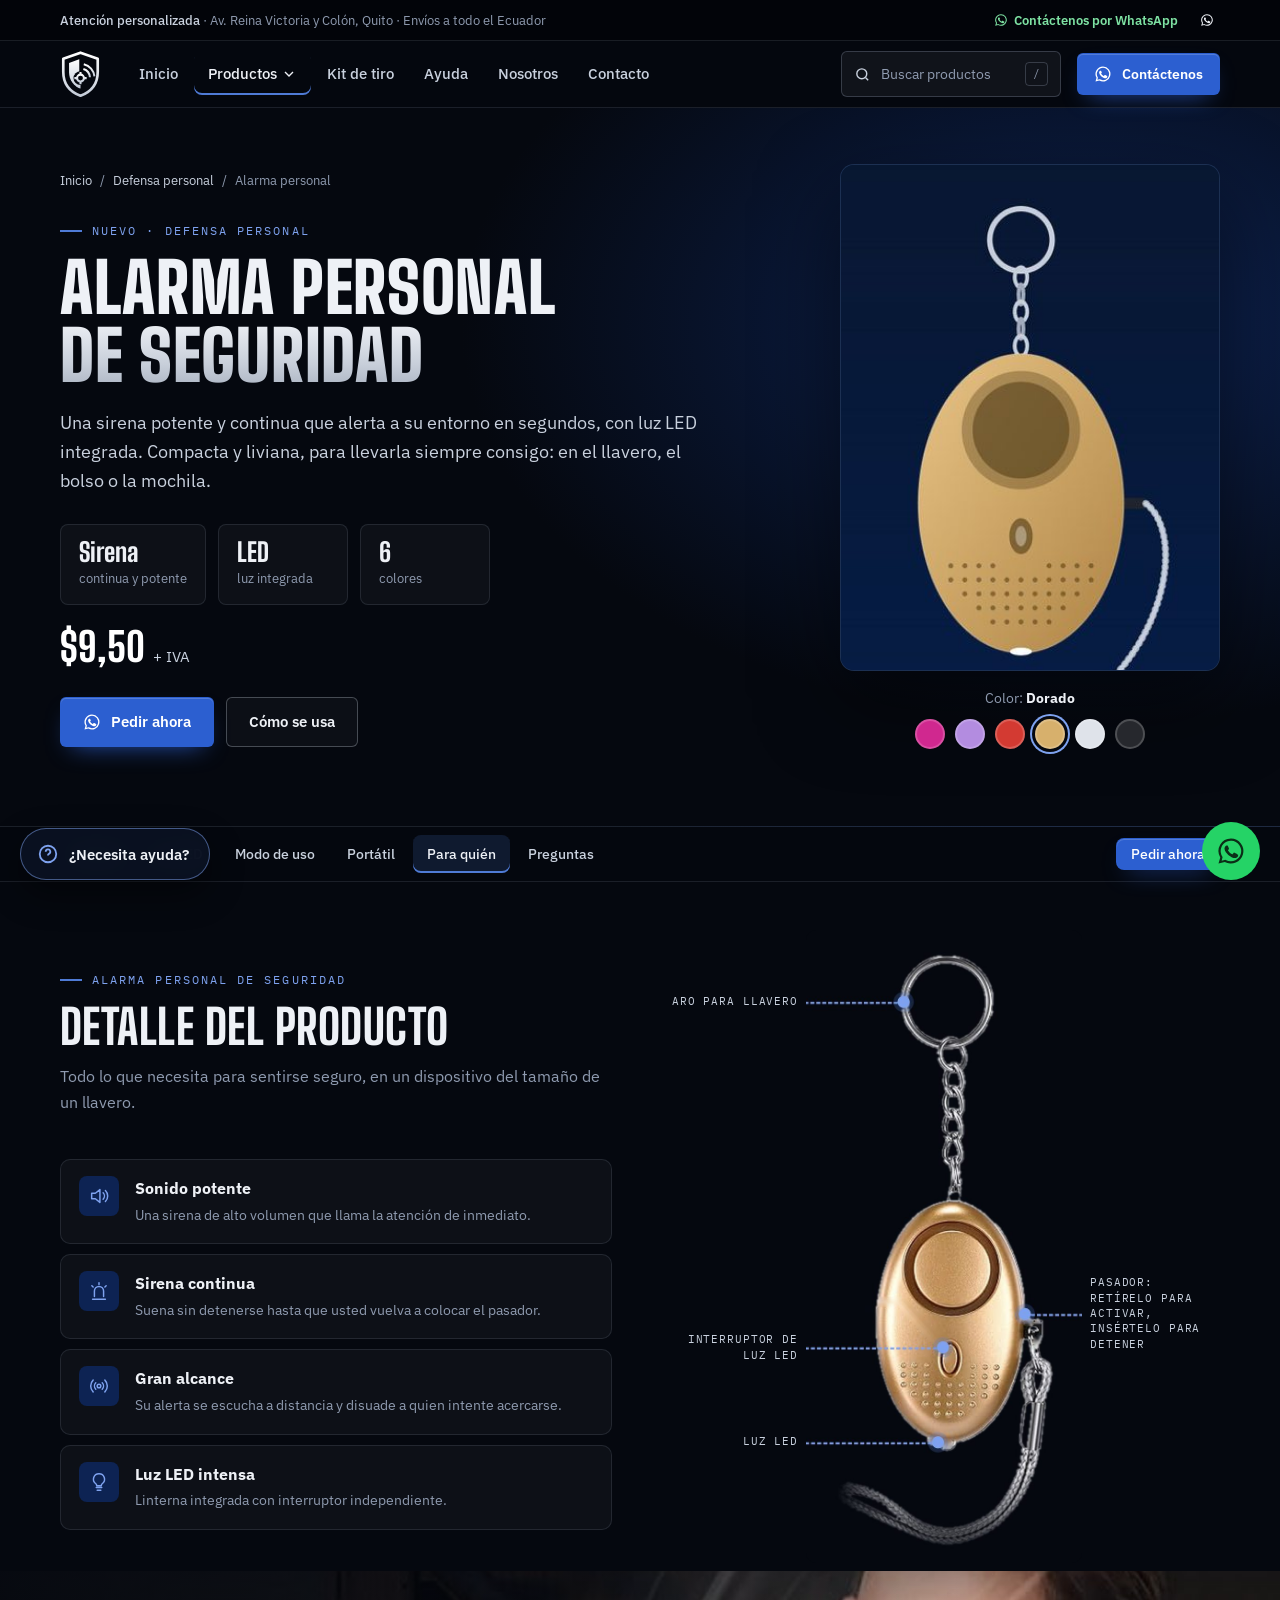
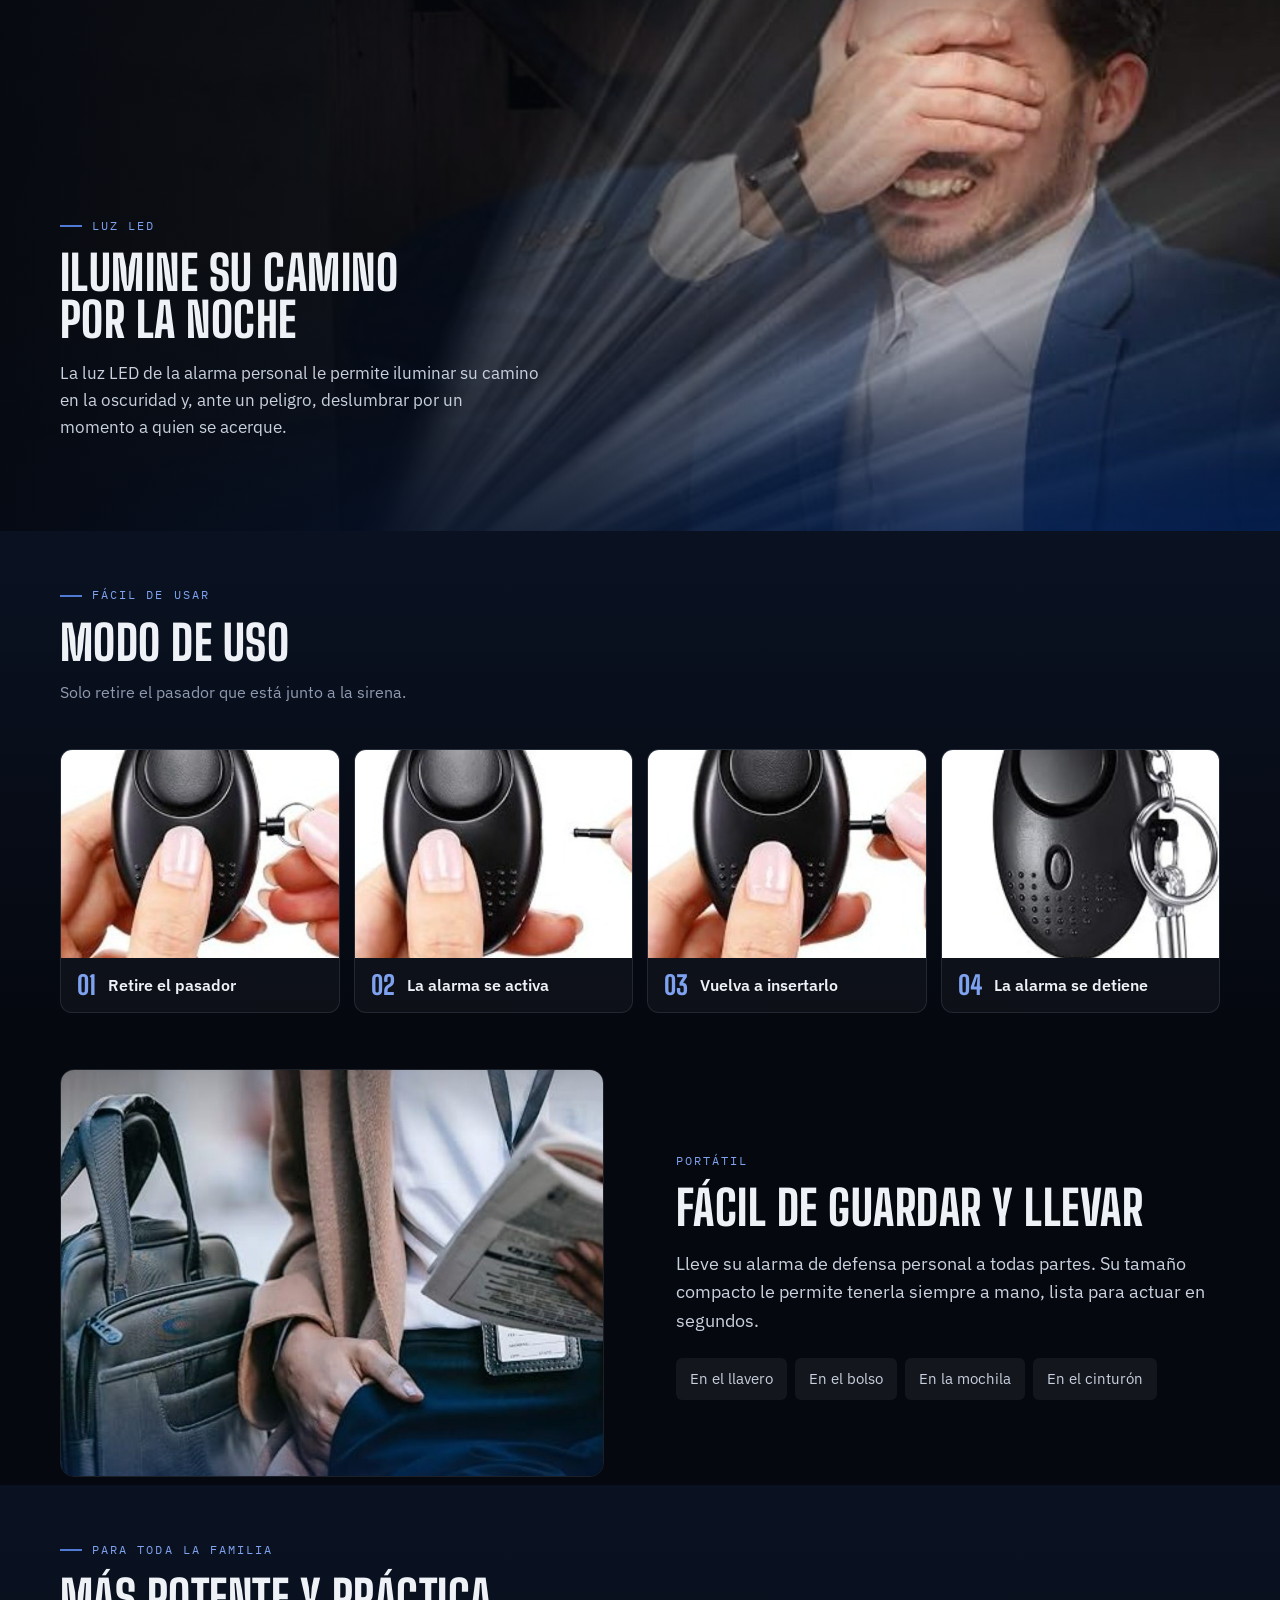
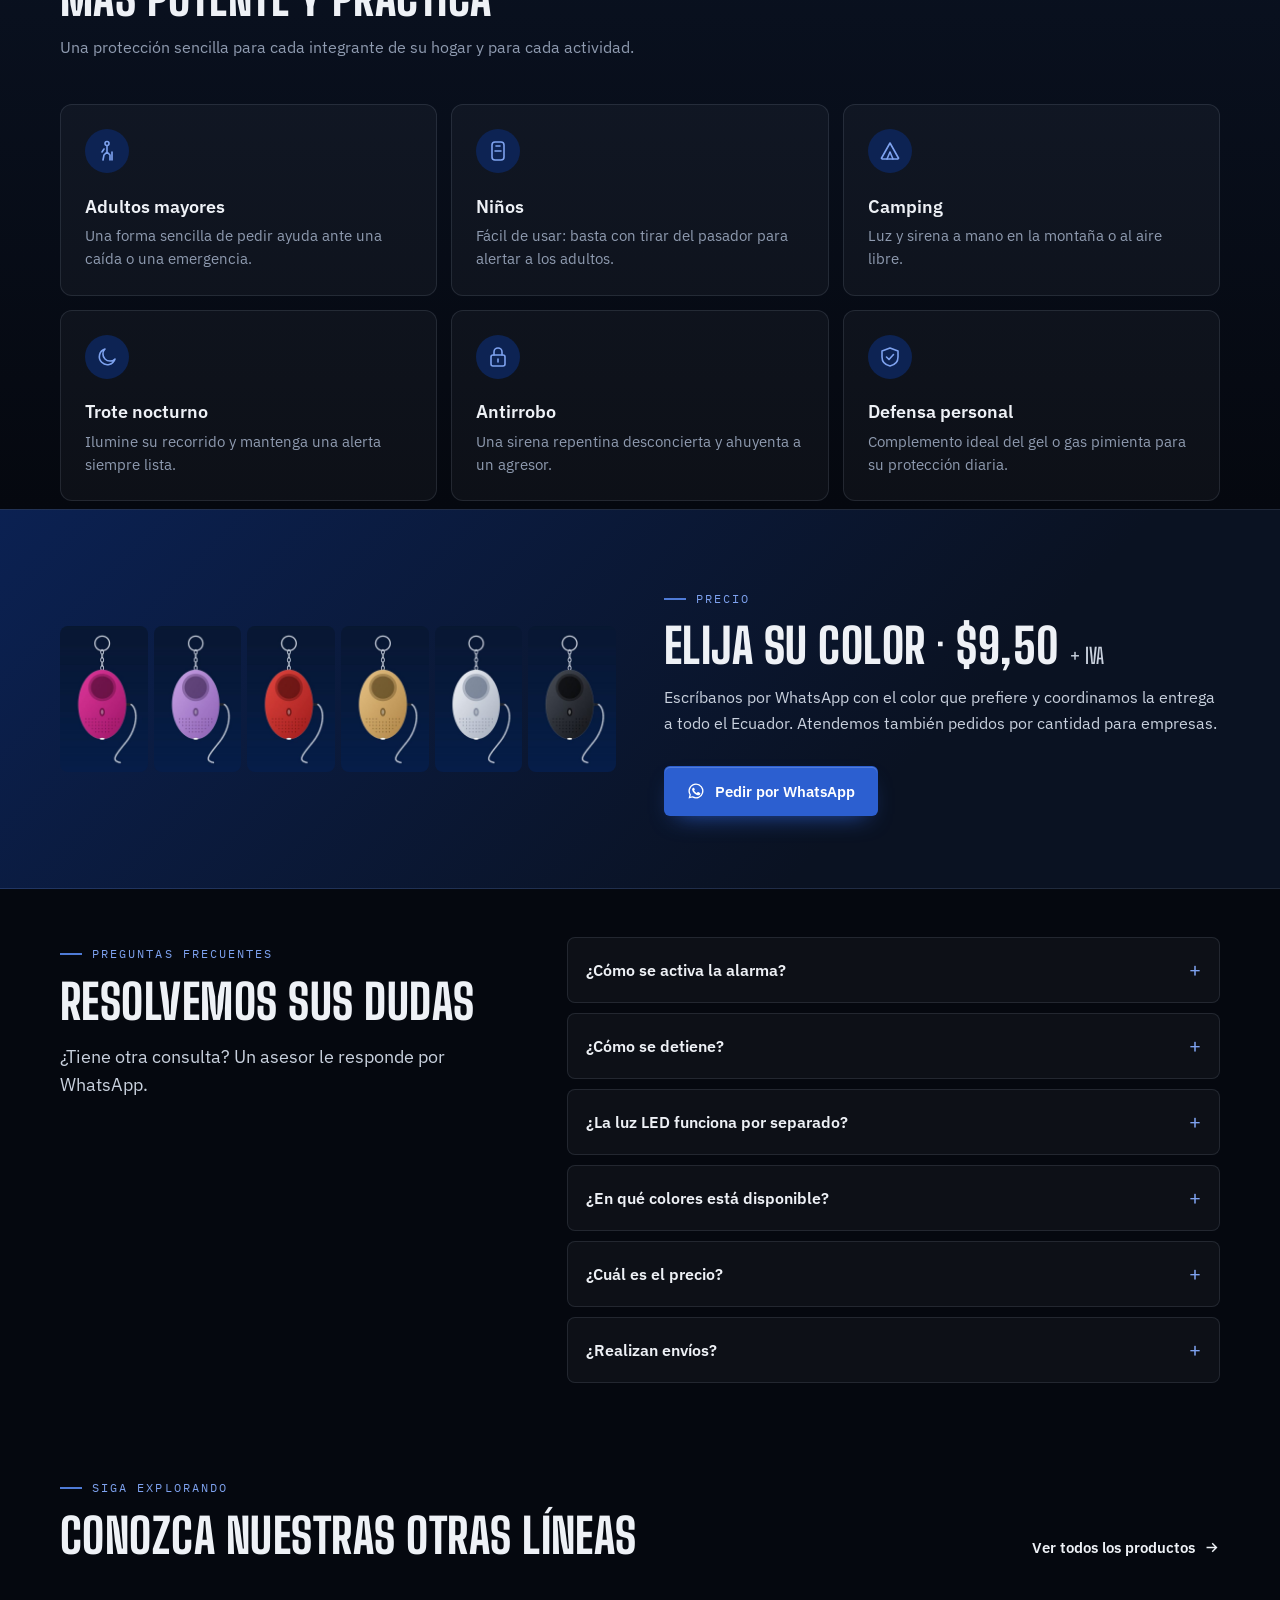
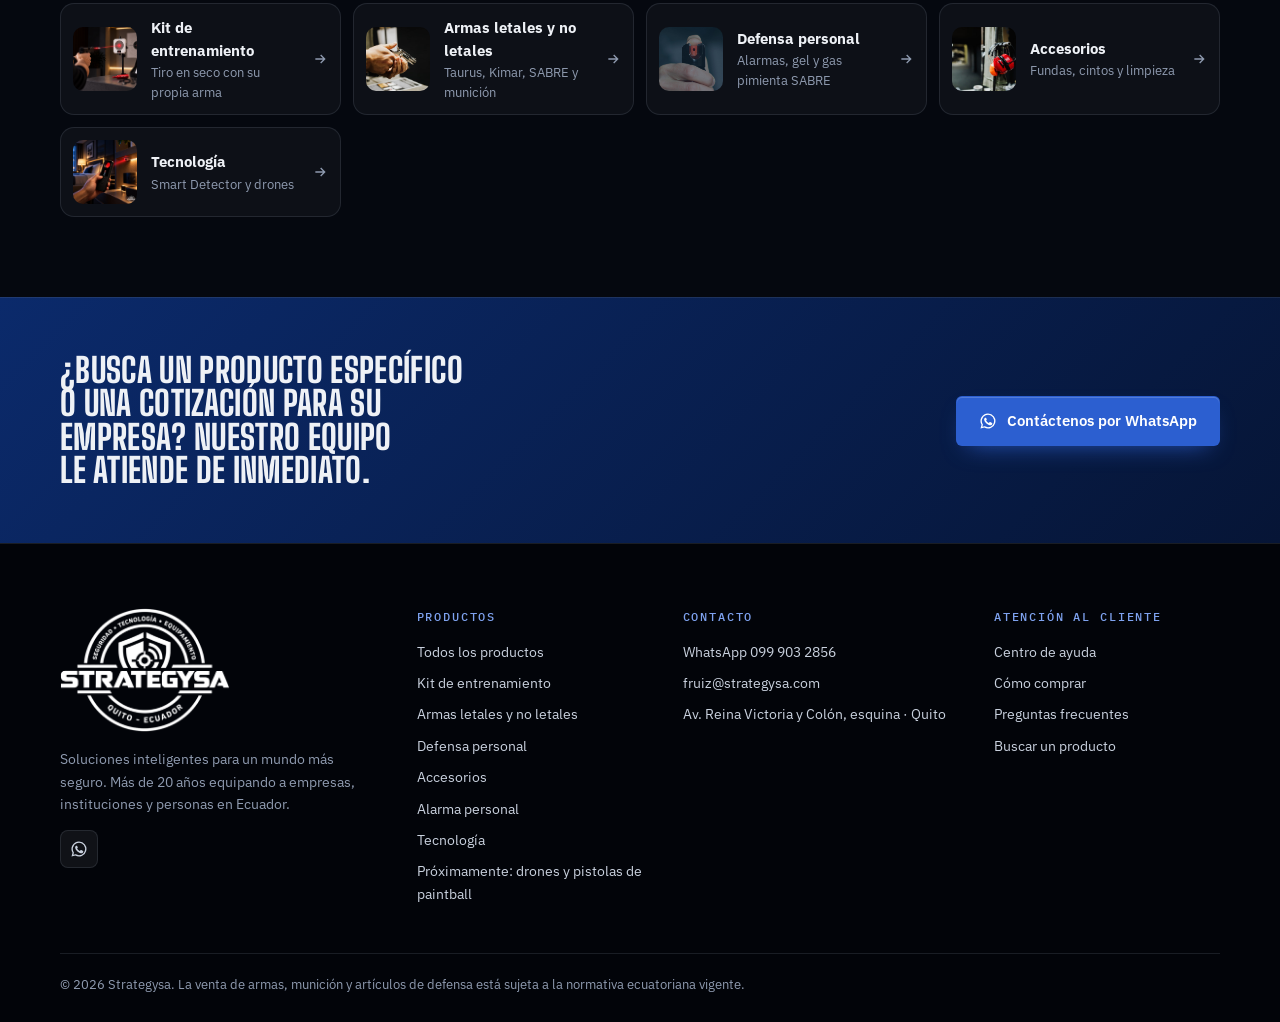
<file: alarma-personal.html>
<!doctype html>
<html lang="es-EC">
<head>
<meta charset="utf-8">
<meta name="viewport" content="width=device-width, initial-scale=1, viewport-fit=cover">
<title>Alarma personal de seguridad con luz LED en Ecuador ($9,50) | Strategysa</title>
<meta name="description" content="Alarma personal con sirena potente y continua y luz LED. Ideal para mujeres, niños y adultos mayores. 6 colores, $9,50 + IVA. Envíos a todo el Ecuador.">
<!--seo-->
<link rel="canonical" href="https://strategysa.github.io/alarma-personal.html">
<meta name="robots" content="index, follow">
<meta property="og:type" content="website">
<meta property="og:site_name" content="Strategysa">
<meta property="og:locale" content="es_EC">
<meta property="og:title" content="Alarma personal de seguridad con luz LED en Ecuador ($9,50) | Strategysa">
<meta property="og:description" content="Alarma personal con sirena potente y continua y luz LED. Ideal para mujeres, niños y adultos mayores. 6 colores, $9,50 + IVA. Envíos a todo el Ecuador.">
<meta property="og:url" content="https://strategysa.github.io/alarma-personal.html">
<meta property="og:image" content="https://strategysa.github.io/img/alarma/pg/c-fucsia.jpg">
<meta name="twitter:card" content="summary_large_image">
<script type="application/ld+json">{"@context": "https://schema.org", "@type": "Product", "name": "Alarma personal de seguridad", "image": "https://strategysa.github.io/img/alarma/pg/c-fucsia.jpg", "description": "Alarma personal con sirena potente y continua y luz LED, en 6 colores.", "brand": {"@type": "Brand", "name": "Strategysa"}, "offers": {"@type": "Offer", "url": "https://strategysa.github.io/alarma-personal.html", "priceCurrency": "USD", "price": "9.50", "availability": "https://schema.org/InStock", "seller": {"@type": "Organization", "name": "Strategysa"}}}</script>
<!--/seo-->
<link rel="icon" href="img/emblema.svg" type="image/svg+xml">
<link rel="preconnect" href="https://fonts.googleapis.com">
<link rel="preconnect" href="https://fonts.gstatic.com" crossorigin>
<link rel="stylesheet" href="https://fonts.googleapis.com/css2?family=Big+Shoulders+Display:wght@700;800;900&family=IBM+Plex+Mono:wght@500&family=IBM+Plex+Sans:wght@400;500;600&display=swap">
<link rel="stylesheet" href="styles.css">
</head>
<body>
<div class="topbar"><div class="wrap">
  <span><b>Atención personalizada</b> · Av. Reina Victoria y Colón, Quito · Envíos a todo el Ecuador</span>
  <span class="tb-right"><a class="tb-wa" href="https://wa.me/593999032856?text=Hola%20Strategysa%2C%20quisiera%20informaci%C3%B3n%20sobre%20sus%20productos." target="_blank" rel="noopener"><svg viewBox="0 0 24 24" fill="currentColor" aria-hidden="true"><path d="M12 2a10 10 0 0 0-8.6 15.1L2 22l5-1.3A10 10 0 1 0 12 2Zm0 18.2a8.2 8.2 0 0 1-4.2-1.1l-.3-.2-3 .8.8-2.9-.2-.3A8.2 8.2 0 1 1 12 20.2Zm4.5-6.1c-.2-.1-1.5-.7-1.7-.8s-.4-.1-.6.1-.7.8-.8 1-.3.2-.5.1a6.7 6.7 0 0 1-3.3-2.9c-.3-.4.3-.4.7-1.3a.5.5 0 0 0 0-.5l-.8-1.8c-.2-.5-.4-.4-.6-.4h-.5a1 1 0 0 0-.7.3 3 3 0 0 0-.9 2.2 5.2 5.2 0 0 0 1.1 2.8 11.9 11.9 0 0 0 4.6 4c1.7.7 2.3.8 3.2.7a2.7 2.7 0 0 0 1.8-1.3 2.2 2.2 0 0 0 .2-1.3c-.1-.1-.3-.2-.5-.3Z"/></svg>Contáctenos por WhatsApp</a><ul class="social mini"><li><a href="https://wa.me/593999032856" target="_blank" rel="noopener" aria-label="WhatsApp"><svg viewBox="0 0 24 24" fill="currentColor" aria-hidden="true"><path d="M12 2a10 10 0 0 0-8.6 15.1L2 22l5-1.3A10 10 0 1 0 12 2Zm0 18.2a8.2 8.2 0 0 1-4.2-1.1l-.3-.2-3 .8.8-2.9-.2-.3A8.2 8.2 0 1 1 12 20.2Zm4.5-6.1c-.2-.1-1.5-.7-1.7-.8s-.4-.1-.6.1-.7.8-.8 1-.3.2-.5.1a6.7 6.7 0 0 1-3.3-2.9c-.3-.4.3-.4.7-1.3a.5.5 0 0 0 0-.5l-.8-1.8c-.2-.5-.4-.4-.6-.4h-.5a1 1 0 0 0-.7.3 3 3 0 0 0-.9 2.2 5.2 5.2 0 0 0 1.1 2.8 11.9 11.9 0 0 0 4.6 4c1.7.7 2.3.8 3.2.7a2.7 2.7 0 0 0 1.8-1.3 2.2 2.2 0 0 0 .2-1.3c-.1-.1-.3-.2-.5-.3Z"/></svg><span>WhatsApp</span></a></li></ul></span>
</div></div>
<header class="nav"><div class="wrap">
  <a class="brand" href="index.html" aria-label="Strategysa, inicio"><img src="img/emblema.svg" alt="Strategysa" width="42" height="47"></a>
  <ul class="menu" id="menu">
    <li><a href="index.html">Inicio</a></li>
    <li class="has-mega on"><button class="mega-btn" type="button" aria-expanded="false" aria-controls="mega">Productos<svg viewBox="0 0 24 24" fill="none" stroke="currentColor" stroke-width="2" aria-hidden="true"><path d="m6 9 6 6 6-6"/></svg></button>
      <div class="mega" id="mega"><ul><li><a href="kit-entrenamiento.html"><img src="img/kit-marca-escena.jpg" alt="" loading="lazy"><span><b>Kit de entrenamiento</b><small>Tiro en seco con su propia arma</small></span></a></li><li><a href="armas.html"><img src="img/fotos/revolver-manos.jpg" alt="" loading="lazy"><span><b>Armas letales y no letales</b><small>Taurus, Kimar, SABRE y munición</small></span></a></li><li><a href="defensa-personal.html"><img src="img/fotos/gas-pimienta.jpg" alt="" loading="lazy"><span><b>Defensa personal</b><small>Alarmas, gel y gas pimienta SABRE</small></span></a></li><li><a href="accesorios.html"><img src="img/fotos/orejeras.jpg" alt="" loading="lazy"><span><b>Accesorios</b><small>Fundas, cintos y limpieza</small></span></a></li><li><a href="alarma-personal.html" aria-current="page"><img src="img/alarma/pg/c-fucsia.jpg" alt="" loading="lazy"><span><b>Alarma personal</b><small>Nuevo · Sirena y luz LED</small></span></a></li><li><a href="tecnologia.html"><img src="img/det-escena.jpg" alt="" loading="lazy"><span><b>Tecnología</b><small>Smart Detector y drones</small></span></a></li></ul><a class="mega-all" href="productos.html">Ver todos los productos <svg viewBox="0 0 24 24" fill="none" stroke="currentColor" stroke-width="2" aria-hidden="true"><path d="M5 12h14M13 6l6 6-6 6"/></svg></a></div></li>
    <li><a href="kit-entrenamiento.html">Kit de tiro</a></li>
    <li><a href="index.html#preguntas">Ayuda</a></li>
    <li><a href="index.html#nosotros">Nosotros</a></li>
    <li><a href="index.html#contacto">Contacto</a></li>
  </ul>
  <button class="nav-search" type="button" data-search aria-label="Buscar productos"><svg viewBox="0 0 24 24" fill="none" stroke="currentColor" stroke-width="2" aria-hidden="true"><circle cx="11" cy="11" r="7"/><path d="m20 20-3.5-3.5"/></svg><span>Buscar productos</span><kbd>/</kbd></button>
  <a class="btn btn-solid nav-cta" href="https://wa.me/593999032856?text=Hola%20Strategysa%2C%20quisiera%20informaci%C3%B3n%20sobre%20sus%20productos." target="_blank" rel="noopener"><svg viewBox="0 0 24 24" fill="currentColor" aria-hidden="true"><path d="M12 2a10 10 0 0 0-8.6 15.1L2 22l5-1.3A10 10 0 1 0 12 2Zm0 18.2a8.2 8.2 0 0 1-4.2-1.1l-.3-.2-3 .8.8-2.9-.2-.3A8.2 8.2 0 1 1 12 20.2Zm4.5-6.1c-.2-.1-1.5-.7-1.7-.8s-.4-.1-.6.1-.7.8-.8 1-.3.2-.5.1a6.7 6.7 0 0 1-3.3-2.9c-.3-.4.3-.4.7-1.3a.5.5 0 0 0 0-.5l-.8-1.8c-.2-.5-.4-.4-.6-.4h-.5a1 1 0 0 0-.7.3 3 3 0 0 0-.9 2.2 5.2 5.2 0 0 0 1.1 2.8 11.9 11.9 0 0 0 4.6 4c1.7.7 2.3.8 3.2.7a2.7 2.7 0 0 0 1.8-1.3 2.2 2.2 0 0 0 .2-1.3c-.1-.1-.3-.2-.5-.3Z"/></svg>Contáctenos</a>
  <button class="burger" id="burger" aria-label="Abrir menú" aria-expanded="false" aria-controls="menu"><svg viewBox="0 0 24 24" fill="none" stroke="currentColor" stroke-width="2"><path d="M3 6h18M3 12h18M3 18h18"/></svg></button>
</div></header>
<main>
<section class="kit-hero al-hero"><div class="wrap kh-grid al-hgrid">
  <div>
    <nav class="crumbs" aria-label="Ruta"><a href="index.html">Inicio</a><span>/</span><a href="defensa-personal.html">Defensa personal</a><span>/</span>Alarma personal</nav>
    <span class="eyebrow">Nuevo · Defensa personal</span>
    <h1>Alarma personal <span>de seguridad</span></h1>
    <p class="lead">Una sirena potente y continua que alerta a su entorno en segundos, con luz LED integrada. Compacta y liviana, para llevarla siempre consigo: en el llavero, el bolso o la mochila.</p>
    <ul class="kfacts"><li><b>Sirena</b>continua y potente</li><li><b>LED</b>luz integrada</li><li><b>6</b>colores</li></ul>
    <p class="al-price"><b>$9,50</b> + IVA</p>
    <div class="actions">
      <a class="btn btn-solid al-wa" target="_blank" rel="noopener" href="https://wa.me/593999032856?text=Hola%20Strategysa%2C%20quisiera%20pedir%20la%20alarma%20personal%20de%20seguridad%20%28color%3A%20dorado%29."><svg viewBox="0 0 24 24" fill="currentColor" aria-hidden="true"><path d="M12 2a10 10 0 0 0-8.6 15.1L2 22l5-1.3A10 10 0 1 0 12 2Zm0 18.2a8.2 8.2 0 0 1-4.2-1.1l-.3-.2-3 .8.8-2.9-.2-.3A8.2 8.2 0 1 1 12 20.2Zm4.5-6.1c-.2-.1-1.5-.7-1.7-.8s-.4-.1-.6.1-.7.8-.8 1-.3.2-.5.1a6.7 6.7 0 0 1-3.3-2.9c-.3-.4.3-.4.7-1.3a.5.5 0 0 0 0-.5l-.8-1.8c-.2-.5-.4-.4-.6-.4h-.5a1 1 0 0 0-.7.3 3 3 0 0 0-.9 2.2 5.2 5.2 0 0 0 1.1 2.8 11.9 11.9 0 0 0 4.6 4c1.7.7 2.3.8 3.2.7a2.7 2.7 0 0 0 1.8-1.3 2.2 2.2 0 0 0 .2-1.3c-.1-.1-.3-.2-.5-.3Z"/></svg>Pedir ahora</a>
      <a class="btn btn-ghost" href="#uso">Cómo se usa</a>
    </div>
  </div>
  <div class="al-viewer">
    <div class="al-stage"><img id="al-photo" src="img/alarma/pg/c-dorado.jpg" alt="Alarma personal color dorado" width="360" height="600"></div>
    <p class="al-cname">Color: <b id="al-cname">Dorado</b></p>
    <ul class="al-sw"><li><button type="button" class="" data-color="fucsia" data-name="Fucsia" aria-label="Fucsia" style="--c:#d0288f"></button></li><li><button type="button" class="" data-color="lila" data-name="Lila" aria-label="Lila" style="--c:#b38ce0"></button></li><li><button type="button" class="" data-color="rojo" data-name="Rojo" aria-label="Rojo" style="--c:#d33a32"></button></li><li><button type="button" class="on" data-color="dorado" data-name="Dorado" aria-label="Dorado" style="--c:#d7b06c"></button></li><li><button type="button" class="" data-color="plateado" data-name="Plateado" aria-label="Plateado" style="--c:#dfe3ea"></button></li><li><button type="button" class="" data-color="negro" data-name="Negro" aria-label="Negro" style="--c:#26282d"></button></li></ul>
  </div>
</div></section>
<nav class="subnav" aria-label="Secciones"><div class="wrap"><div class="sublinks"><a href="#detalle">Detalle</a><a href="#luz">Luz LED</a><a href="#uso">Modo de uso</a><a href="#portatil">Portátil</a><a href="#familia">Para quién</a><a href="#faq">Preguntas</a></div><a class="sub-cta btn btn-solid al-wa" target="_blank" rel="noopener" href="https://wa.me/593999032856?text=Hola%20Strategysa%2C%20quisiera%20pedir%20la%20alarma%20personal%20de%20seguridad%20%28color%3A%20dorado%29.">Pedir ahora</a></div></nav>
<section class="section group" id="detalle"><div class="wrap al-det">
  <div>
    <div class="shead"><div><span class="eyebrow">Alarma personal de seguridad</span><h2>Detalle del producto</h2><p>Todo lo que necesita para sentirse seguro, en un dispositivo del tamaño de un llavero.</p></div></div>
    <ul class="al-flist"><li><svg viewBox="0 0 24 24" fill="none" stroke="currentColor" stroke-width="1.6" stroke-linecap="round" stroke-linejoin="round" aria-hidden="true"><path d="M4 9v6h4l5 4V5L8 9H4Z"/><path d="M16.5 8.5a5 5 0 0 1 0 7M19 6a8.5 8.5 0 0 1 0 12"/></svg><div><b>Sonido potente</b><span>Una sirena de alto volumen que llama la atención de inmediato.</span></div></li><li><svg viewBox="0 0 24 24" fill="none" stroke="currentColor" stroke-width="1.6" stroke-linecap="round" stroke-linejoin="round" aria-hidden="true"><path d="M7 18v-6a5 5 0 0 1 10 0v6"/><path d="M5 21h14M12 3v2M4.2 6.2l1.4 1.4M19.8 6.2l-1.4 1.4"/></svg><div><b>Sirena continua</b><span>Suena sin detenerse hasta que usted vuelva a colocar el pasador.</span></div></li><li><svg viewBox="0 0 24 24" fill="none" stroke="currentColor" stroke-width="1.6" stroke-linecap="round" stroke-linejoin="round" aria-hidden="true"><circle cx="12" cy="12" r="2"/><path d="M8.5 15.5a5 5 0 0 1 0-7M15.5 8.5a5 5 0 0 1 0 7M5.6 18.4a9 9 0 0 1 0-12.8M18.4 5.6a9 9 0 0 1 0 12.8"/></svg><div><b>Gran alcance</b><span>Su alerta se escucha a distancia y disuade a quien intente acercarse.</span></div></li><li><svg viewBox="0 0 24 24" fill="none" stroke="currentColor" stroke-width="1.6" stroke-linecap="round" stroke-linejoin="round" aria-hidden="true"><path d="M9 18h6M10 21h4M12 3a6 6 0 0 0-3.5 10.9c.6.5 1 1.2 1 2.1h5c0-.9.4-1.6 1-2.1A6 6 0 0 0 12 3Z"/></svg><div><b>Luz LED intensa</b><span>Linterna integrada con interruptor independiente.</span></div></li></ul>
  </div>
  <figure class="al-fig">
    <div class="al-figin"><img src="img/alarma/pg/producto.jpg" alt="Partes de la alarma personal" loading="lazy" width="600" height="1375"><span class="co co-l" style="top:11.3%">Aro para llavero</span><span class="co co-r" style="top:60.6%">Pasador: retírelo para activar, insértelo para detener</span><span class="co co-l" style="top:66%">Interruptor de luz LED</span><span class="co co-l" style="top:80.9%">Luz LED</span></div>
    <ol class="al-legend"><li><span>01</span>Aro para llavero</li><li><span>02</span>Pasador: retírelo para activar, insértelo para detener</li><li><span>03</span>Interruptor de luz LED</li><li><span>04</span>Luz LED</li></ol>
  </figure>
</div></section>
<section class="al-photo-band" id="luz">
  <img src="img/alarma/pg/luz.jpg" alt="Persona deslumbrada por la luz LED de la alarma" loading="lazy">
  <div class="wrap"><div class="al-band-txt">
    <span class="eyebrow">Luz LED</span>
    <h2>Ilumine su camino por la noche</h2>
    <p>La luz LED de la alarma personal le permite iluminar su camino en la oscuridad y, ante un peligro, deslumbrar por un momento a quien se acerque.</p>
  </div></div>
</section>
<section class="section alt group" id="uso"><div class="wrap">
  <div class="shead"><div><span class="eyebrow">Fácil de usar</span><h2>Modo de uso</h2><p>Solo retire el pasador que está junto a la sirena.</p></div></div>
  <ol class="al-steps"><li><img src="img/alarma/pg/uso1.jpg" alt="Retire el pasador" loading="lazy"><p><span>01</span>Retire el pasador</p></li><li><img src="img/alarma/pg/uso2.jpg" alt="La alarma se activa" loading="lazy"><p><span>02</span>La alarma se activa</p></li><li><img src="img/alarma/pg/uso3.jpg" alt="Vuelva a insertarlo" loading="lazy"><p><span>03</span>Vuelva a insertarlo</p></li><li><img src="img/alarma/pg/uso4.jpg" alt="La alarma se detiene" loading="lazy"><p><span>04</span>La alarma se detiene</p></li></ol>
</div></section>
<section class="section group" id="portatil"><div class="wrap two center al-port">
  <div class="al-port-img"><img src="img/alarma/pg/portatil.jpg" alt="Alarma personal en un bolso de trabajo" loading="lazy"></div>
  <div>
    <span class="eyebrow">Portátil</span>
    <h2>Fácil de guardar y llevar</h2>
    <p class="lead">Lleve su alarma de defensa personal a todas partes. Su tamaño compacto le permite tenerla siempre a mano, lista para actuar en segundos.</p>
    <ul class="al-uses big"><li>En el llavero</li><li>En el bolso</li><li>En la mochila</li><li>En el cinturón</li></ul>
  </div>
</div></section>
<section class="section alt group" id="familia"><div class="wrap">
  <div class="shead"><div><span class="eyebrow">Para toda la familia</span><h2>Más potente y práctica</h2><p>Una protección sencilla para cada integrante de su hogar y para cada actividad.</p></div></div>
  <ul class="al-fam"><li><svg viewBox="0 0 24 24" fill="none" stroke="currentColor" stroke-width="1.6" stroke-linecap="round" stroke-linejoin="round" aria-hidden="true"><circle cx="12" cy="4.5" r="2"/><path d="M12 7v6l3 3v5M12 13l-3 3-1 5M9 10l-2 3M17 13v8"/></svg><h3>Adultos mayores</h3><p>Una forma sencilla de pedir ayuda ante una caída o una emergencia.</p></li><li><svg viewBox="0 0 24 24" fill="none" stroke="currentColor" stroke-width="1.6" stroke-linecap="round" stroke-linejoin="round" aria-hidden="true"><rect x="6" y="3" width="12" height="18" rx="3"/><path d="M10 7h4M9 12h6"/></svg><h3>Niños</h3><p>Fácil de usar: basta con tirar del pasador para alertar a los adultos.</p></li><li><svg viewBox="0 0 24 24" fill="none" stroke="currentColor" stroke-width="1.6" stroke-linecap="round" stroke-linejoin="round" aria-hidden="true"><path d="M3 20 12 4l9 16H3Z"/><path d="m12 13-3 7M12 13l3 7"/></svg><h3>Camping</h3><p>Luz y sirena a mano en la montaña o al aire libre.</p></li><li><svg viewBox="0 0 24 24" fill="none" stroke="currentColor" stroke-width="1.6" stroke-linecap="round" stroke-linejoin="round" aria-hidden="true"><path d="M20 14A8 8 0 1 1 10 4a6 6 0 0 0 10 10Z"/></svg><h3>Trote nocturno</h3><p>Ilumine su recorrido y mantenga una alerta siempre lista.</p></li><li><svg viewBox="0 0 24 24" fill="none" stroke="currentColor" stroke-width="1.6" stroke-linecap="round" stroke-linejoin="round" aria-hidden="true"><rect x="5" y="10" width="14" height="11" rx="2"/><path d="M8 10V7a4 4 0 0 1 8 0v3M12 14v3"/></svg><h3>Antirrobo</h3><p>Una sirena repentina desconcierta y ahuyenta a un agresor.</p></li><li><svg viewBox="0 0 24 24" fill="none" stroke="currentColor" stroke-width="1.6" stroke-linecap="round" stroke-linejoin="round" aria-hidden="true"><path d="M12 3 4 6v6c0 5 3.5 8 8 9 4.5-1 8-4 8-9V6l-8-3Z"/><path d="m8.5 12 2.5 2.5 4.5-5"/></svg><h3>Defensa personal</h3><p>Complemento ideal del gel o gas pimienta para su protección diaria.</p></li></ul>
</div></section>
<section class="al-buyband"><div class="wrap">
  <div class="al-bb-cols"><img src="img/alarma/pg/c-fucsia.jpg" alt="" loading="lazy"><img src="img/alarma/pg/c-lila.jpg" alt="" loading="lazy"><img src="img/alarma/pg/c-rojo.jpg" alt="" loading="lazy"><img src="img/alarma/pg/c-dorado.jpg" alt="" loading="lazy"><img src="img/alarma/pg/c-plateado.jpg" alt="" loading="lazy"><img src="img/alarma/pg/c-negro.jpg" alt="" loading="lazy"></div>
  <div class="al-bb-txt">
    <span class="eyebrow">Precio</span>
    <h2>Elija su color · $9,50 <small>+ IVA</small></h2>
    <p>Escríbanos por WhatsApp con el color que prefiere y coordinamos la entrega a todo el Ecuador. Atendemos también pedidos por cantidad para empresas.</p>
    <a class="btn btn-solid al-wa" target="_blank" rel="noopener" href="https://wa.me/593999032856?text=Hola%20Strategysa%2C%20quisiera%20pedir%20la%20alarma%20personal%20de%20seguridad%20%28color%3A%20dorado%29."><svg viewBox="0 0 24 24" fill="currentColor" aria-hidden="true"><path d="M12 2a10 10 0 0 0-8.6 15.1L2 22l5-1.3A10 10 0 1 0 12 2Zm0 18.2a8.2 8.2 0 0 1-4.2-1.1l-.3-.2-3 .8.8-2.9-.2-.3A8.2 8.2 0 1 1 12 20.2Zm4.5-6.1c-.2-.1-1.5-.7-1.7-.8s-.4-.1-.6.1-.7.8-.8 1-.3.2-.5.1a6.7 6.7 0 0 1-3.3-2.9c-.3-.4.3-.4.7-1.3a.5.5 0 0 0 0-.5l-.8-1.8c-.2-.5-.4-.4-.6-.4h-.5a1 1 0 0 0-.7.3 3 3 0 0 0-.9 2.2 5.2 5.2 0 0 0 1.1 2.8 11.9 11.9 0 0 0 4.6 4c1.7.7 2.3.8 3.2.7a2.7 2.7 0 0 0 1.8-1.3 2.2 2.2 0 0 0 .2-1.3c-.1-.1-.3-.2-.5-.3Z"/></svg>Pedir por WhatsApp</a>
  </div>
</div></section>
<section class="section group" id="faq"><div class="wrap two faq-two">
  <div><span class="eyebrow">Preguntas frecuentes</span><h2>Resolvemos sus dudas</h2><p class="lead">¿Tiene otra consulta? Un asesor le responde por WhatsApp.</p></div>
  <div class="faqs"><details class="faq"><summary>¿Cómo se activa la alarma?</summary><p>Retire el pasador ubicado junto a la sirena y la alarma sonará de inmediato.</p></details><details class="faq"><summary>¿Cómo se detiene?</summary><p>Vuelva a insertar el pasador en su lugar y la sirena se apagará.</p></details><details class="faq"><summary>¿La luz LED funciona por separado?</summary><p>Sí. Tiene un interruptor propio, de modo que puede usarla como linterna sin activar la sirena.</p></details><details class="faq"><summary>¿En qué colores está disponible?</summary><p>Fucsia, lila, rojo, dorado, plateado y negro. Consulte la disponibilidad de su color preferido.</p></details><details class="faq"><summary>¿Cuál es el precio?</summary><p>La alarma personal tiene un precio de $9,50 + IVA. Escríbanos por WhatsApp para coordinar su pedido; también atendemos pedidos por cantidad para empresas.</p></details><details class="faq"><summary>¿Realizan envíos?</summary><p>Sí, realizamos envíos seguros a todo el Ecuador.</p></details></div>
</div></section><section class="section others"><div class="wrap"><div class="shead"><div><span class="eyebrow">Siga explorando</span><h2>Conozca nuestras otras líneas</h2></div><a class="link" href="productos.html">Ver todos los productos <svg viewBox="0 0 24 24" fill="none" stroke="currentColor" stroke-width="2" aria-hidden="true"><path d="M5 12h14M13 6l6 6-6 6"/></svg></a></div><div class="olines"><a class="oline" href="kit-entrenamiento.html"><img src="img/kit-marca-escena.jpg" alt="" loading="lazy"><span><b>Kit de entrenamiento</b><small>Tiro en seco con su propia arma</small></span><svg viewBox="0 0 24 24" fill="none" stroke="currentColor" stroke-width="2" aria-hidden="true"><path d="M5 12h14M13 6l6 6-6 6"/></svg></a><a class="oline" href="armas.html"><img src="img/fotos/revolver-manos.jpg" alt="" loading="lazy"><span><b>Armas letales y no letales</b><small>Taurus, Kimar, SABRE y munición</small></span><svg viewBox="0 0 24 24" fill="none" stroke="currentColor" stroke-width="2" aria-hidden="true"><path d="M5 12h14M13 6l6 6-6 6"/></svg></a><a class="oline" href="defensa-personal.html"><img src="img/fotos/gas-pimienta.jpg" alt="" loading="lazy"><span><b>Defensa personal</b><small>Alarmas, gel y gas pimienta SABRE</small></span><svg viewBox="0 0 24 24" fill="none" stroke="currentColor" stroke-width="2" aria-hidden="true"><path d="M5 12h14M13 6l6 6-6 6"/></svg></a><a class="oline" href="accesorios.html"><img src="img/fotos/orejeras.jpg" alt="" loading="lazy"><span><b>Accesorios</b><small>Fundas, cintos y limpieza</small></span><svg viewBox="0 0 24 24" fill="none" stroke="currentColor" stroke-width="2" aria-hidden="true"><path d="M5 12h14M13 6l6 6-6 6"/></svg></a><a class="oline" href="tecnologia.html"><img src="img/det-escena.jpg" alt="" loading="lazy"><span><b>Tecnología</b><small>Smart Detector y drones</small></span><svg viewBox="0 0 24 24" fill="none" stroke="currentColor" stroke-width="2" aria-hidden="true"><path d="M5 12h14M13 6l6 6-6 6"/></svg></a></div></div></section><section class="cta"><div class="wrap">
  <h2>¿Busca un producto específico o una cotización para su empresa? Nuestro equipo le atiende de inmediato.</h2>
  <a class="btn btn-solid" href="https://wa.me/593999032856?text=Hola%20Strategysa%2C%20necesito%20asesor%C3%ADa." target="_blank" rel="noopener"><svg viewBox="0 0 24 24" fill="currentColor" aria-hidden="true"><path d="M12 2a10 10 0 0 0-8.6 15.1L2 22l5-1.3A10 10 0 1 0 12 2Zm0 18.2a8.2 8.2 0 0 1-4.2-1.1l-.3-.2-3 .8.8-2.9-.2-.3A8.2 8.2 0 1 1 12 20.2Zm4.5-6.1c-.2-.1-1.5-.7-1.7-.8s-.4-.1-.6.1-.7.8-.8 1-.3.2-.5.1a6.7 6.7 0 0 1-3.3-2.9c-.3-.4.3-.4.7-1.3a.5.5 0 0 0 0-.5l-.8-1.8c-.2-.5-.4-.4-.6-.4h-.5a1 1 0 0 0-.7.3 3 3 0 0 0-.9 2.2 5.2 5.2 0 0 0 1.1 2.8 11.9 11.9 0 0 0 4.6 4c1.7.7 2.3.8 3.2.7a2.7 2.7 0 0 0 1.8-1.3 2.2 2.2 0 0 0 .2-1.3c-.1-.1-.3-.2-.5-.3Z"/></svg>Contáctenos por WhatsApp</a>
</div></section>
</main>
<footer class="foot"><div class="wrap">
  <div class="foot-grid">
    <div class="foot-brand"><img src="img/logo-blanco.png" alt="Strategysa" width="200" height="145"><p>Soluciones inteligentes para un mundo más seguro. Más de 20 años equipando a empresas, instituciones y personas en Ecuador.</p><ul class="social"><li><a href="https://wa.me/593999032856" target="_blank" rel="noopener" aria-label="WhatsApp"><svg viewBox="0 0 24 24" fill="currentColor" aria-hidden="true"><path d="M12 2a10 10 0 0 0-8.6 15.1L2 22l5-1.3A10 10 0 1 0 12 2Zm0 18.2a8.2 8.2 0 0 1-4.2-1.1l-.3-.2-3 .8.8-2.9-.2-.3A8.2 8.2 0 1 1 12 20.2Zm4.5-6.1c-.2-.1-1.5-.7-1.7-.8s-.4-.1-.6.1-.7.8-.8 1-.3.2-.5.1a6.7 6.7 0 0 1-3.3-2.9c-.3-.4.3-.4.7-1.3a.5.5 0 0 0 0-.5l-.8-1.8c-.2-.5-.4-.4-.6-.4h-.5a1 1 0 0 0-.7.3 3 3 0 0 0-.9 2.2 5.2 5.2 0 0 0 1.1 2.8 11.9 11.9 0 0 0 4.6 4c1.7.7 2.3.8 3.2.7a2.7 2.7 0 0 0 1.8-1.3 2.2 2.2 0 0 0 .2-1.3c-.1-.1-.3-.2-.5-.3Z"/></svg><span>WhatsApp</span></a></li></ul></div>
    <div><h4>Productos</h4><ul><li><a href="productos.html">Todos los productos</a></li><li><a href="kit-entrenamiento.html">Kit de entrenamiento</a></li><li><a href="armas.html">Armas letales y no letales</a></li><li><a href="defensa-personal.html">Defensa personal</a></li><li><a href="accesorios.html">Accesorios</a></li><li><a href="alarma-personal.html">Alarma personal</a></li><li><a href="tecnologia.html">Tecnología</a></li><li><a href="index.html#proximamente">Próximamente: drones y pistolas de paintball</a></li></ul></div>
    <div><h4>Contacto</h4><ul>
      <li>WhatsApp <a href="https://wa.me/593999032856" target="_blank" rel="noopener">099 903 2856</a></li>
            <li><a href="mailto:fruiz@strategysa.com">fruiz@strategysa.com</a></li>
      <li>Av. Reina Victoria y Colón, esquina · Quito</li></ul></div>
    <div><h4>Atención al cliente</h4><ul><li><button class="linkbtn" type="button" data-help>Centro de ayuda</button></li><li><a href="index.html#comprar">Cómo comprar</a></li><li><a href="index.html#preguntas">Preguntas frecuentes</a></li><li><button class="linkbtn" type="button" data-search>Buscar un producto</button></li></ul></div>
  </div>
  <p class="foot-legal">© <span class="yr">2026</span> Strategysa. La venta de armas, munición y artículos de defensa está sujeta a la normativa ecuatoriana vigente.</p>
</div></footer>
<div class="helpw" id="helpw">
  <div class="helpw-panel" id="helpw-panel" role="dialog" aria-label="Centro de ayuda" hidden>
    <div class="helpw-head"><div><b>¿En qué podemos ayudarle?</b><span>Encuentre lo que necesita en segundos.</span></div><button type="button" class="helpw-x" data-help aria-label="Cerrar">×</button></div>
    <button class="helpw-search" type="button" data-search><svg viewBox="0 0 24 24" fill="none" stroke="currentColor" stroke-width="2" aria-hidden="true"><circle cx="11" cy="11" r="7"/><path d="m20 20-3.5-3.5"/></svg><span>Buscar producto, marca o calibre</span></button>
    <ul class="helpw-needs"><li><a href="kit-entrenamiento.html"><svg viewBox="0 0 24 24" fill="none" stroke="currentColor" stroke-width="1.6" aria-hidden="true"><circle cx="12" cy="12" r="9"/><circle cx="12" cy="12" r="5"/><circle cx="12" cy="12" r="1.5" fill="currentColor"/></svg><span><b>Practicar tiro sin munición</b><small>Kit láser para su propia arma</small></span></a></li><li><a href="armas.html#letales"><svg viewBox="0 0 24 24" fill="none" stroke="currentColor" stroke-width="1.6" aria-hidden="true"><path d="M12 3 4 6v6c0 5 3.5 8 8 9 4.5-1 8-4 8-9V6l-8-3Z"/><path d="m8.5 12 2.5 2.5 4.5-5"/></svg><span><b>Comprar un arma</b><small>Pistolas y revólveres Taurus</small></span></a></li><li><a href="defensa-personal.html#pimienta"><svg viewBox="0 0 24 24" fill="none" stroke="currentColor" stroke-width="1.6" aria-hidden="true"><circle cx="12" cy="12" r="9"/><path d="m8 12 3 3 5-6"/></svg><span><b>Defensa personal</b><small>Gel y gas pimienta SABRE</small></span></a></li><li><a href="alarma-personal.html"><svg viewBox="0 0 24 24" fill="none" stroke="currentColor" stroke-width="1.6" aria-hidden="true"><path d="M4 5h16v11H9l-5 4z"/><path d="M8 10h8M8 13h5"/></svg><span><b>Alarma personal</b><small>Nuevo · 6 colores</small></span></a></li><li><a href="tecnologia.html"><svg viewBox="0 0 24 24" fill="none" stroke="currentColor" stroke-width="1.6" aria-hidden="true"><circle cx="12" cy="9" r="6"/><path d="m9 14-2 8 5-3 5 3-2-8"/></svg><span><b>Detectar cámaras ocultas</b><small>Smart Detector</small></span></a></li><li><a href="index.html#contacto"><svg viewBox="0 0 24 24" fill="none" stroke="currentColor" stroke-width="1.6" aria-hidden="true"><path d="M3 10 12 4l9 6M5 10v8M9.5 10v8M14.5 10v8M19 10v8M3 20h18"/></svg><span><b>Cotización para empresas</b><small>Atención corporativa</small></span></a></li></ul>
    <a class="helpw-faq" href="index.html#preguntas">Preguntas frecuentes · Cómo comprar <svg viewBox="0 0 24 24" fill="none" stroke="currentColor" stroke-width="2" aria-hidden="true"><path d="M5 12h14M13 6l6 6-6 6"/></svg></a>
    <a class="btn btn-solid helpw-wa" href="https://wa.me/593999032856?text=Hola%20Strategysa%2C%20necesito%20ayuda." target="_blank" rel="noopener"><svg viewBox="0 0 24 24" fill="currentColor" aria-hidden="true"><path d="M12 2a10 10 0 0 0-8.6 15.1L2 22l5-1.3A10 10 0 1 0 12 2Zm0 18.2a8.2 8.2 0 0 1-4.2-1.1l-.3-.2-3 .8.8-2.9-.2-.3A8.2 8.2 0 1 1 12 20.2Zm4.5-6.1c-.2-.1-1.5-.7-1.7-.8s-.4-.1-.6.1-.7.8-.8 1-.3.2-.5.1a6.7 6.7 0 0 1-3.3-2.9c-.3-.4.3-.4.7-1.3a.5.5 0 0 0 0-.5l-.8-1.8c-.2-.5-.4-.4-.6-.4h-.5a1 1 0 0 0-.7.3 3 3 0 0 0-.9 2.2 5.2 5.2 0 0 0 1.1 2.8 11.9 11.9 0 0 0 4.6 4c1.7.7 2.3.8 3.2.7a2.7 2.7 0 0 0 1.8-1.3 2.2 2.2 0 0 0 .2-1.3c-.1-.1-.3-.2-.5-.3Z"/></svg>Hablar con un asesor</a>
  </div>
  <button class="helpw-btn" type="button" data-help aria-expanded="false" aria-controls="helpw-panel"><svg viewBox="0 0 24 24" fill="none" stroke="currentColor" stroke-width="2" aria-hidden="true"><circle cx="12" cy="12" r="9"/><path d="M9.5 9.5a2.5 2.5 0 1 1 3.5 2.3c-.6.3-1 .9-1 1.6v.3M12 17h.01"/></svg><span>¿Necesita ayuda?</span></button>
</div>
<a class="wa-float" href="https://wa.me/593999032856?text=Hola%20Strategysa%2C%20quisiera%20informaci%C3%B3n%20sobre%20sus%20productos." target="_blank" rel="noopener" aria-label="Escribir por WhatsApp"><svg viewBox="0 0 24 24" fill="currentColor" aria-hidden="true"><path d="M12 2a10 10 0 0 0-8.6 15.1L2 22l5-1.3A10 10 0 1 0 12 2Zm0 18.2a8.2 8.2 0 0 1-4.2-1.1l-.3-.2-3 .8.8-2.9-.2-.3A8.2 8.2 0 1 1 12 20.2Zm4.5-6.1c-.2-.1-1.5-.7-1.7-.8s-.4-.1-.6.1-.7.8-.8 1-.3.2-.5.1a6.7 6.7 0 0 1-3.3-2.9c-.3-.4.3-.4.7-1.3a.5.5 0 0 0 0-.5l-.8-1.8c-.2-.5-.4-.4-.6-.4h-.5a1 1 0 0 0-.7.3 3 3 0 0 0-.9 2.2 5.2 5.2 0 0 0 1.1 2.8 11.9 11.9 0 0 0 4.6 4c1.7.7 2.3.8 3.2.7a2.7 2.7 0 0 0 1.8-1.3 2.2 2.2 0 0 0 .2-1.3c-.1-.1-.3-.2-.5-.3Z"/></svg></a>
<div class="srch" id="srch" hidden role="dialog" aria-modal="true" aria-label="Buscar en Strategysa">
  <div class="srch-back" data-close></div>
  <div class="srch-box">
    <div class="srch-field"><svg viewBox="0 0 24 24" fill="none" stroke="currentColor" stroke-width="2" aria-hidden="true"><circle cx="11" cy="11" r="7"/><path d="m20 20-3.5-3.5"/></svg><input id="srch-q" type="search" placeholder="¿Qué está buscando? Ej.: gas pimienta, Taurus 9 mm, kit…" autocomplete="off" aria-controls="srch-list"><button type="button" class="srch-x" data-close aria-label="Cerrar">Esc</button></div>
    <div class="srch-body" id="srch-list" role="listbox"></div>
    <div class="srch-foot">¿No encuentra lo que busca? <a id="srch-wa" href="https://wa.me/593999032856?text=Hola%20Strategysa%2C%20estoy%20buscando%20un%20producto." target="_blank" rel="noopener"><svg viewBox="0 0 24 24" fill="currentColor" aria-hidden="true"><path d="M12 2a10 10 0 0 0-8.6 15.1L2 22l5-1.3A10 10 0 1 0 12 2Zm0 18.2a8.2 8.2 0 0 1-4.2-1.1l-.3-.2-3 .8.8-2.9-.2-.3A8.2 8.2 0 1 1 12 20.2Zm4.5-6.1c-.2-.1-1.5-.7-1.7-.8s-.4-.1-.6.1-.7.8-.8 1-.3.2-.5.1a6.7 6.7 0 0 1-3.3-2.9c-.3-.4.3-.4.7-1.3a.5.5 0 0 0 0-.5l-.8-1.8c-.2-.5-.4-.4-.6-.4h-.5a1 1 0 0 0-.7.3 3 3 0 0 0-.9 2.2 5.2 5.2 0 0 0 1.1 2.8 11.9 11.9 0 0 0 4.6 4c1.7.7 2.3.8 3.2.7a2.7 2.7 0 0 0 1.8-1.3 2.2 2.2 0 0 0 .2-1.3c-.1-.1-.3-.2-.5-.3Z"/></svg>Pregunte a un asesor</a></div>
  </div>
</div>
<script src="buscar.js" defer></script>
<script src="app.js"></script>
</body>
</html>
</file>
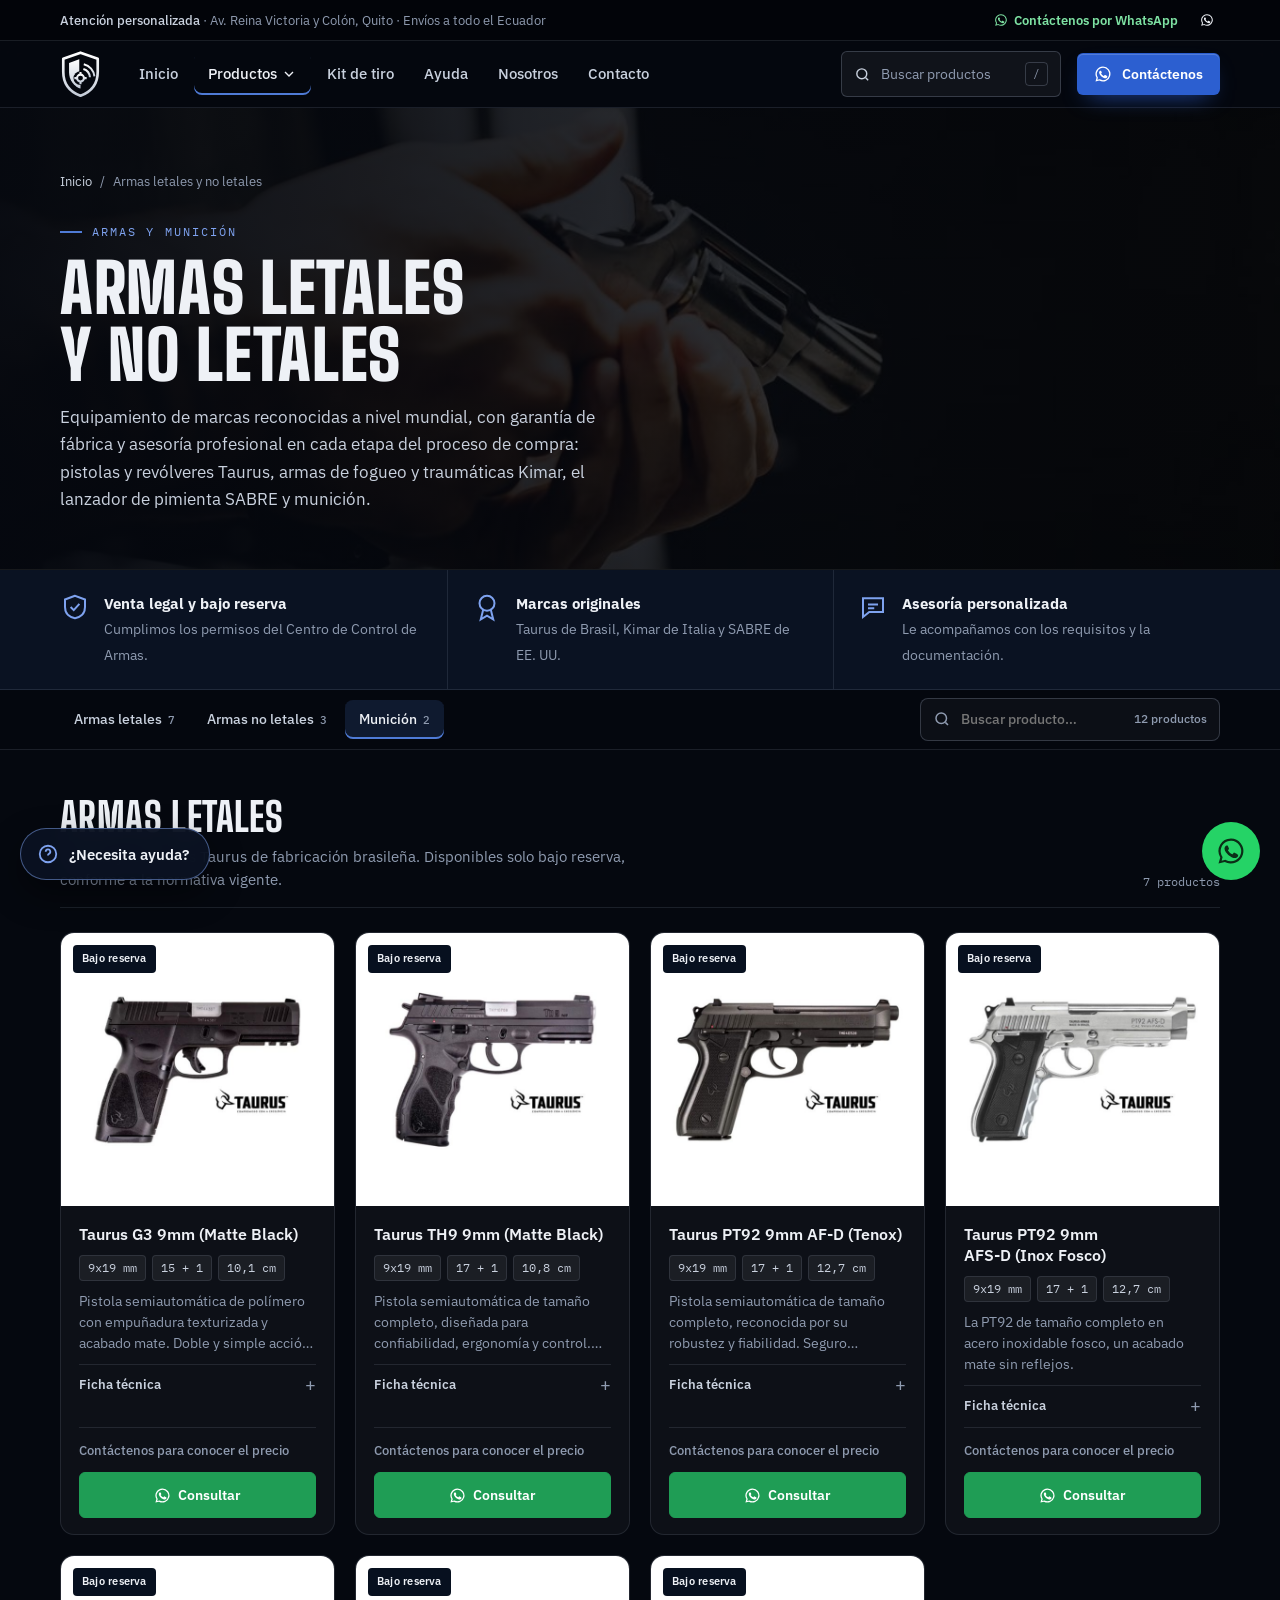
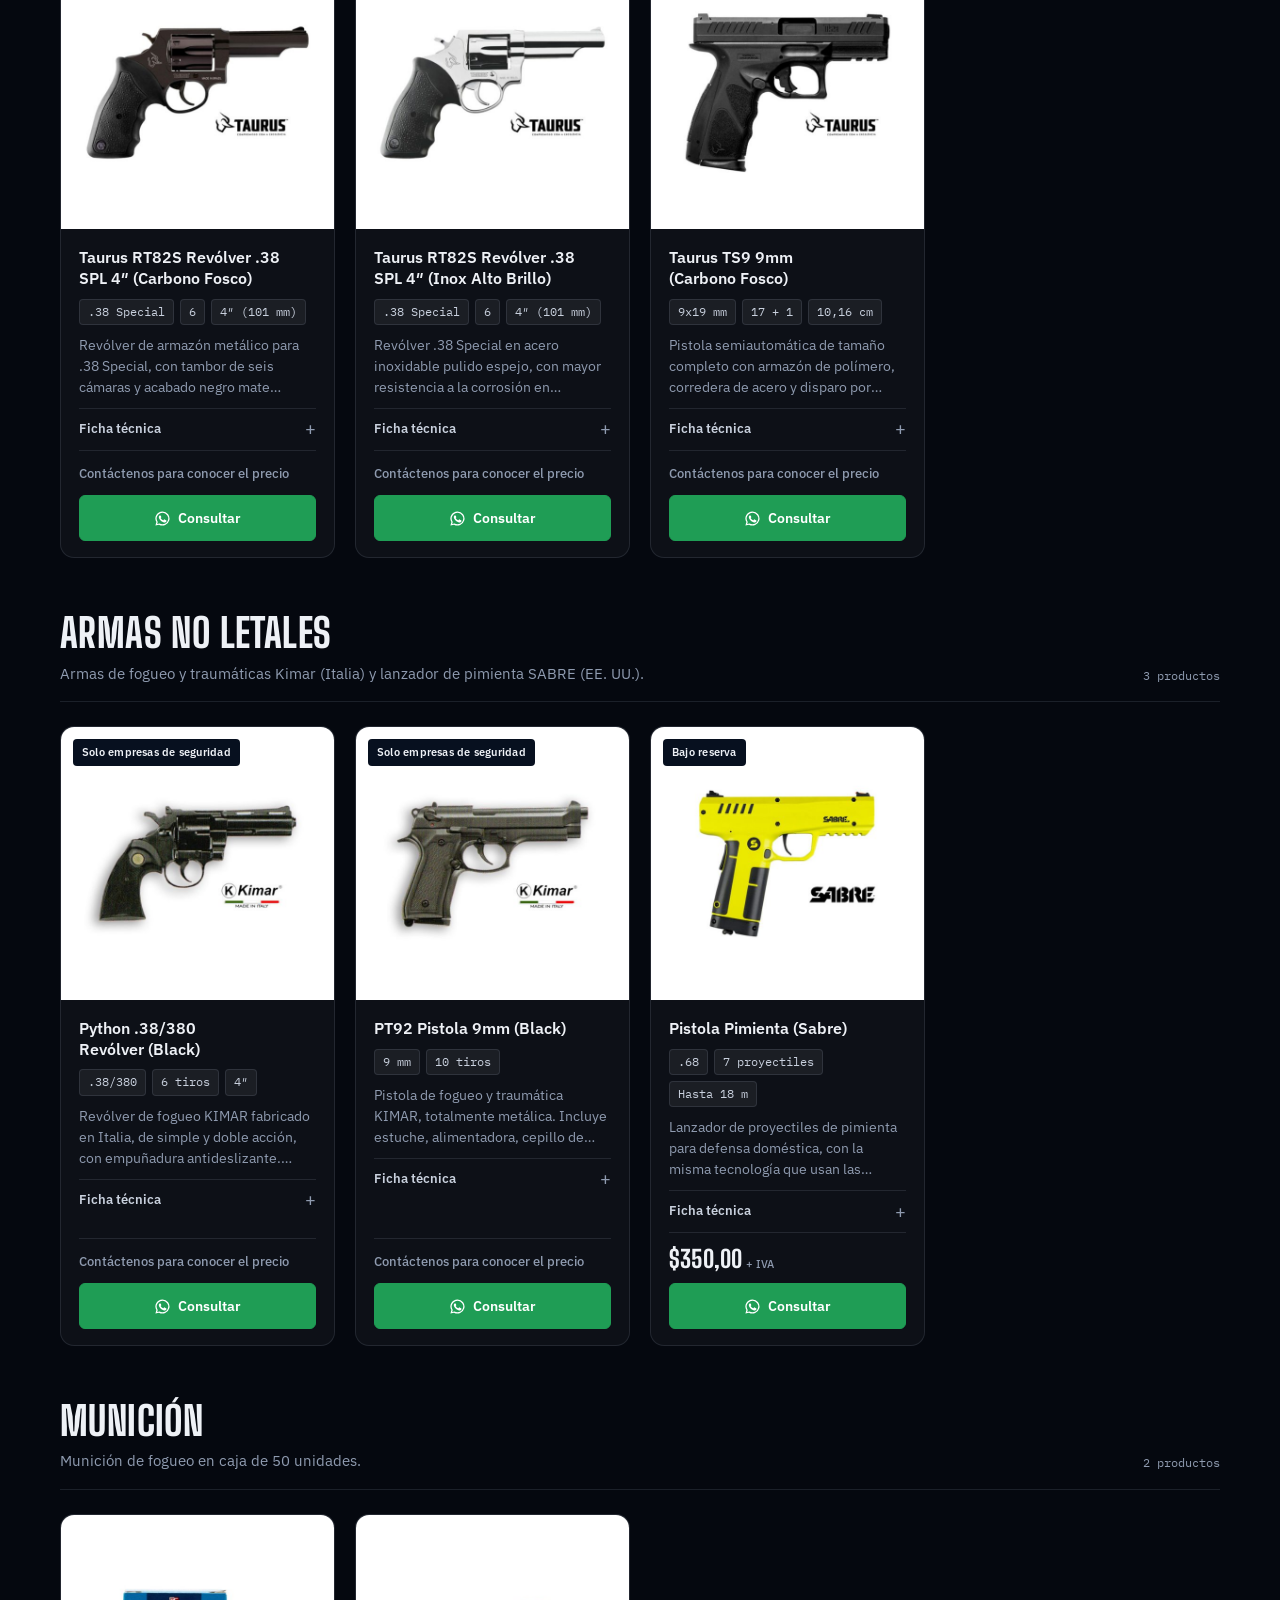
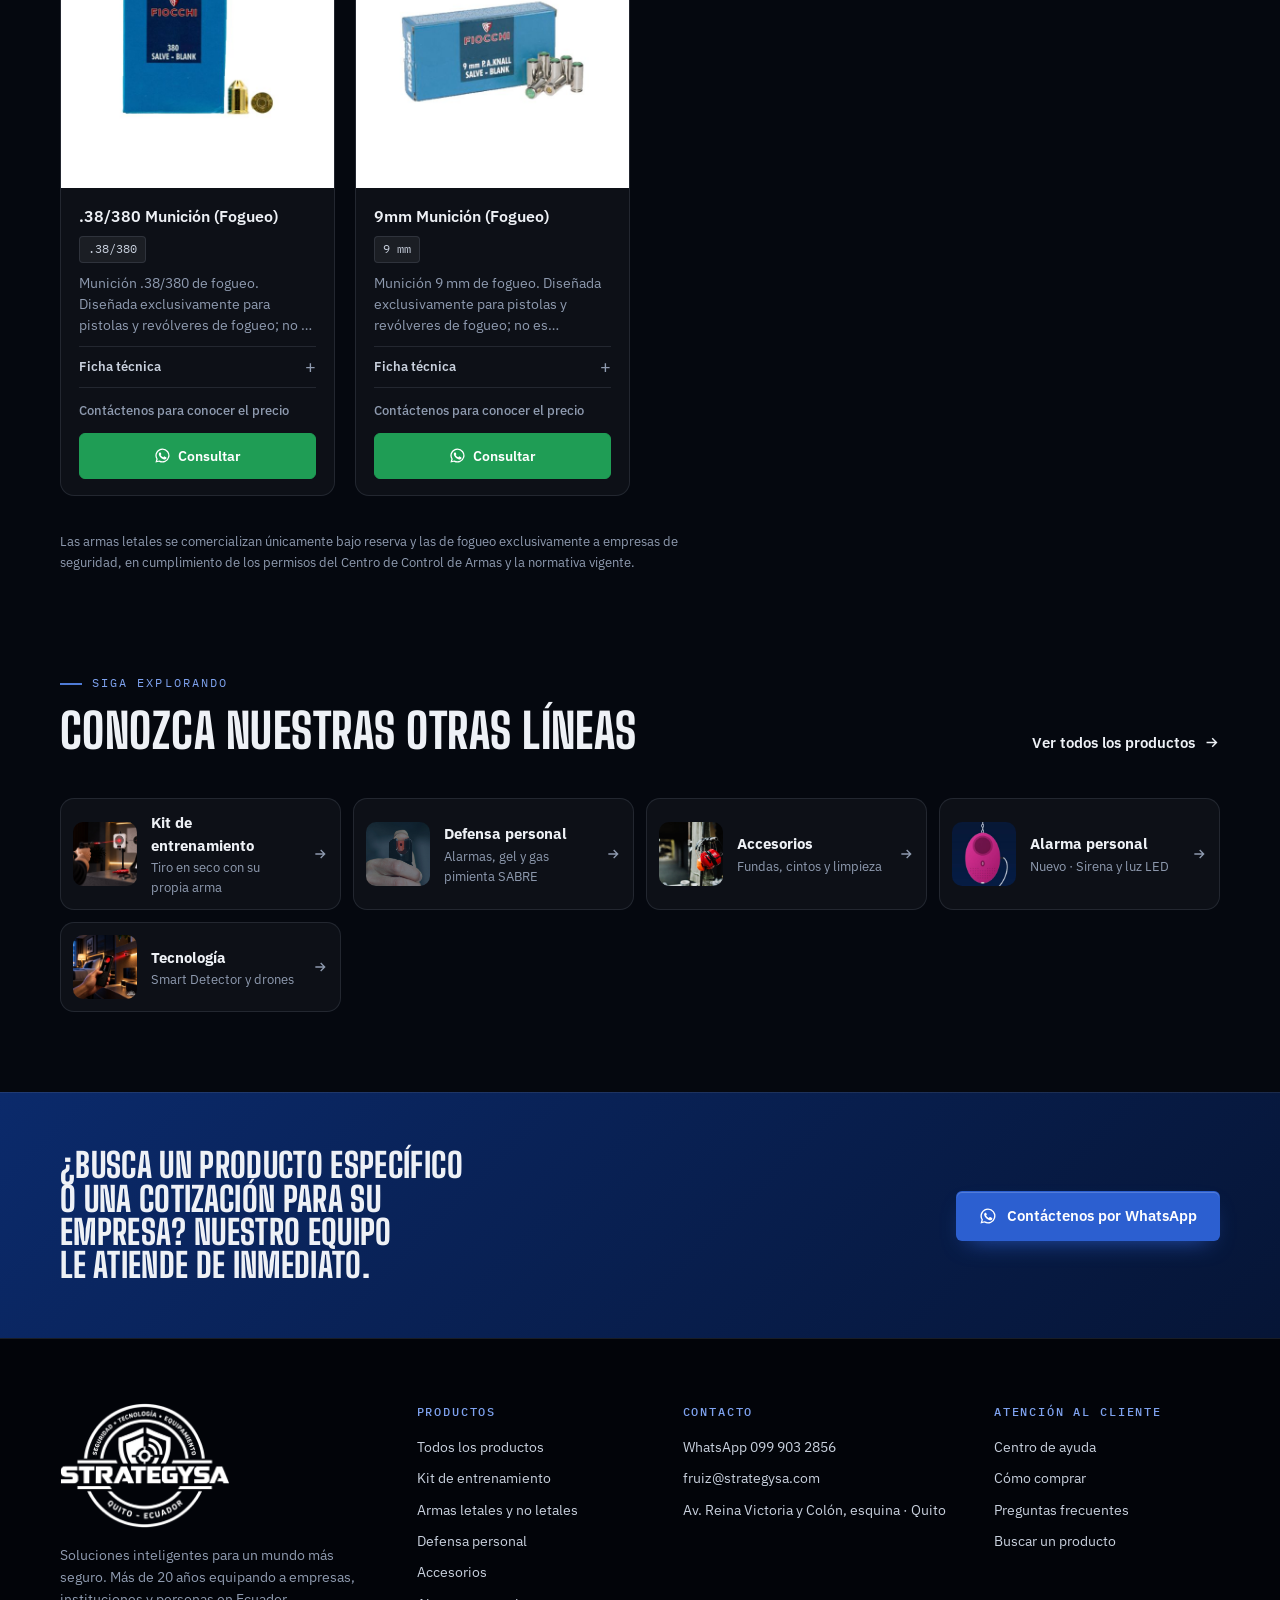
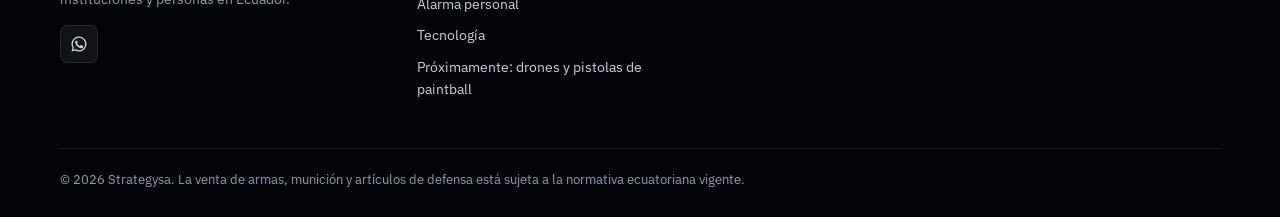
<file: armas.html>
<!doctype html>
<html lang="es-EC">
<head>
<meta charset="utf-8">
<meta name="viewport" content="width=device-width, initial-scale=1, viewport-fit=cover">
<title>Pistolas Taurus, armas de fogueo Kimar y munición en Quito | Strategysa</title>
<meta name="description" content="Pistolas y revólveres Taurus, armas de fogueo y traumáticas Kimar, lanzador de pimienta SABRE y munición. Venta legal bajo reserva en Quito, Ecuador.">
<!--seo-->
<link rel="canonical" href="https://strategysa.github.io/armas.html">
<meta name="robots" content="index, follow">
<meta property="og:type" content="website">
<meta property="og:site_name" content="Strategysa">
<meta property="og:locale" content="es_EC">
<meta property="og:title" content="Pistolas Taurus, armas de fogueo Kimar y munición en Quito | Strategysa">
<meta property="og:description" content="Pistolas y revólveres Taurus, armas de fogueo y traumáticas Kimar, lanzador de pimienta SABRE y munición. Venta legal bajo reserva en Quito, Ecuador.">
<meta property="og:url" content="https://strategysa.github.io/armas.html">
<meta property="og:image" content="https://strategysa.github.io/img/fotos/revolver-manos.jpg">
<meta name="twitter:card" content="summary_large_image">
<!--/seo-->
<link rel="icon" href="img/emblema.svg" type="image/svg+xml">
<link rel="preconnect" href="https://fonts.googleapis.com">
<link rel="preconnect" href="https://fonts.gstatic.com" crossorigin>
<link rel="stylesheet" href="https://fonts.googleapis.com/css2?family=Big+Shoulders+Display:wght@700;800;900&family=IBM+Plex+Mono:wght@500&family=IBM+Plex+Sans:wght@400;500;600&display=swap">
<link rel="stylesheet" href="styles.css">
</head>
<body>
<div class="topbar"><div class="wrap">
  <span><b>Atención personalizada</b> · Av. Reina Victoria y Colón, Quito · Envíos a todo el Ecuador</span>
  <span class="tb-right"><a class="tb-wa" href="https://wa.me/593999032856?text=Hola%20Strategysa%2C%20quisiera%20informaci%C3%B3n%20sobre%20sus%20productos." target="_blank" rel="noopener"><svg viewBox="0 0 24 24" fill="currentColor" aria-hidden="true"><path d="M12 2a10 10 0 0 0-8.6 15.1L2 22l5-1.3A10 10 0 1 0 12 2Zm0 18.2a8.2 8.2 0 0 1-4.2-1.1l-.3-.2-3 .8.8-2.9-.2-.3A8.2 8.2 0 1 1 12 20.2Zm4.5-6.1c-.2-.1-1.5-.7-1.7-.8s-.4-.1-.6.1-.7.8-.8 1-.3.2-.5.1a6.7 6.7 0 0 1-3.3-2.9c-.3-.4.3-.4.7-1.3a.5.5 0 0 0 0-.5l-.8-1.8c-.2-.5-.4-.4-.6-.4h-.5a1 1 0 0 0-.7.3 3 3 0 0 0-.9 2.2 5.2 5.2 0 0 0 1.1 2.8 11.9 11.9 0 0 0 4.6 4c1.7.7 2.3.8 3.2.7a2.7 2.7 0 0 0 1.8-1.3 2.2 2.2 0 0 0 .2-1.3c-.1-.1-.3-.2-.5-.3Z"/></svg>Contáctenos por WhatsApp</a><ul class="social mini"><li><a href="https://wa.me/593999032856" target="_blank" rel="noopener" aria-label="WhatsApp"><svg viewBox="0 0 24 24" fill="currentColor" aria-hidden="true"><path d="M12 2a10 10 0 0 0-8.6 15.1L2 22l5-1.3A10 10 0 1 0 12 2Zm0 18.2a8.2 8.2 0 0 1-4.2-1.1l-.3-.2-3 .8.8-2.9-.2-.3A8.2 8.2 0 1 1 12 20.2Zm4.5-6.1c-.2-.1-1.5-.7-1.7-.8s-.4-.1-.6.1-.7.8-.8 1-.3.2-.5.1a6.7 6.7 0 0 1-3.3-2.9c-.3-.4.3-.4.7-1.3a.5.5 0 0 0 0-.5l-.8-1.8c-.2-.5-.4-.4-.6-.4h-.5a1 1 0 0 0-.7.3 3 3 0 0 0-.9 2.2 5.2 5.2 0 0 0 1.1 2.8 11.9 11.9 0 0 0 4.6 4c1.7.7 2.3.8 3.2.7a2.7 2.7 0 0 0 1.8-1.3 2.2 2.2 0 0 0 .2-1.3c-.1-.1-.3-.2-.5-.3Z"/></svg><span>WhatsApp</span></a></li></ul></span>
</div></div>
<header class="nav"><div class="wrap">
  <a class="brand" href="index.html" aria-label="Strategysa, inicio"><img src="img/emblema.svg" alt="Strategysa" width="42" height="47"></a>
  <ul class="menu" id="menu">
    <li><a href="index.html">Inicio</a></li>
    <li class="has-mega on"><button class="mega-btn" type="button" aria-expanded="false" aria-controls="mega">Productos<svg viewBox="0 0 24 24" fill="none" stroke="currentColor" stroke-width="2" aria-hidden="true"><path d="m6 9 6 6 6-6"/></svg></button>
      <div class="mega" id="mega"><ul><li><a href="kit-entrenamiento.html"><img src="img/kit-marca-escena.jpg" alt="" loading="lazy"><span><b>Kit de entrenamiento</b><small>Tiro en seco con su propia arma</small></span></a></li><li><a href="armas.html" aria-current="page"><img src="img/fotos/revolver-manos.jpg" alt="" loading="lazy"><span><b>Armas letales y no letales</b><small>Taurus, Kimar, SABRE y munición</small></span></a></li><li><a href="defensa-personal.html"><img src="img/fotos/gas-pimienta.jpg" alt="" loading="lazy"><span><b>Defensa personal</b><small>Alarmas, gel y gas pimienta SABRE</small></span></a></li><li><a href="accesorios.html"><img src="img/fotos/orejeras.jpg" alt="" loading="lazy"><span><b>Accesorios</b><small>Fundas, cintos y limpieza</small></span></a></li><li><a href="alarma-personal.html"><img src="img/alarma/pg/c-fucsia.jpg" alt="" loading="lazy"><span><b>Alarma personal</b><small>Nuevo · Sirena y luz LED</small></span></a></li><li><a href="tecnologia.html"><img src="img/det-escena.jpg" alt="" loading="lazy"><span><b>Tecnología</b><small>Smart Detector y drones</small></span></a></li></ul><a class="mega-all" href="productos.html">Ver todos los productos <svg viewBox="0 0 24 24" fill="none" stroke="currentColor" stroke-width="2" aria-hidden="true"><path d="M5 12h14M13 6l6 6-6 6"/></svg></a></div></li>
    <li><a href="kit-entrenamiento.html">Kit de tiro</a></li>
    <li><a href="index.html#preguntas">Ayuda</a></li>
    <li><a href="index.html#nosotros">Nosotros</a></li>
    <li><a href="index.html#contacto">Contacto</a></li>
  </ul>
  <button class="nav-search" type="button" data-search aria-label="Buscar productos"><svg viewBox="0 0 24 24" fill="none" stroke="currentColor" stroke-width="2" aria-hidden="true"><circle cx="11" cy="11" r="7"/><path d="m20 20-3.5-3.5"/></svg><span>Buscar productos</span><kbd>/</kbd></button>
  <a class="btn btn-solid nav-cta" href="https://wa.me/593999032856?text=Hola%20Strategysa%2C%20quisiera%20informaci%C3%B3n%20sobre%20sus%20productos." target="_blank" rel="noopener"><svg viewBox="0 0 24 24" fill="currentColor" aria-hidden="true"><path d="M12 2a10 10 0 0 0-8.6 15.1L2 22l5-1.3A10 10 0 1 0 12 2Zm0 18.2a8.2 8.2 0 0 1-4.2-1.1l-.3-.2-3 .8.8-2.9-.2-.3A8.2 8.2 0 1 1 12 20.2Zm4.5-6.1c-.2-.1-1.5-.7-1.7-.8s-.4-.1-.6.1-.7.8-.8 1-.3.2-.5.1a6.7 6.7 0 0 1-3.3-2.9c-.3-.4.3-.4.7-1.3a.5.5 0 0 0 0-.5l-.8-1.8c-.2-.5-.4-.4-.6-.4h-.5a1 1 0 0 0-.7.3 3 3 0 0 0-.9 2.2 5.2 5.2 0 0 0 1.1 2.8 11.9 11.9 0 0 0 4.6 4c1.7.7 2.3.8 3.2.7a2.7 2.7 0 0 0 1.8-1.3 2.2 2.2 0 0 0 .2-1.3c-.1-.1-.3-.2-.5-.3Z"/></svg>Contáctenos</a>
  <button class="burger" id="burger" aria-label="Abrir menú" aria-expanded="false" aria-controls="menu"><svg viewBox="0 0 24 24" fill="none" stroke="currentColor" stroke-width="2"><path d="M3 6h18M3 12h18M3 18h18"/></svg></button>
</div></header>
<main>
<section class="phero"><img class="phero-bg" src="img/fotos/revolver-manos.jpg" alt=""><div class="wrap">
  <nav class="crumbs" aria-label="Ruta"><a href="index.html">Inicio</a><span>/</span>Armas letales y no letales</nav>
  <span class="eyebrow">Armas y munición</span>
  <h1>Armas letales y no letales</h1>
  <p>Equipamiento de marcas reconocidas a nivel mundial, con garantía de fábrica y asesoría profesional en cada etapa del proceso de compra: pistolas y revólveres Taurus, armas de fogueo y traumáticas Kimar, el lanzador de pimienta SABRE y munición.</p>
</div></section><section class="assure"><div class="wrap"><ul><li><svg viewBox="0 0 24 24" fill="none" stroke="currentColor" stroke-width="1.6" aria-hidden="true"><path d="M12 3 4 6v6c0 5 3.5 8 8 9 4.5-1 8-4 8-9V6l-8-3Z"/><path d="m8.5 12 2.5 2.5 4.5-5"/></svg><div><b>Venta legal y bajo reserva</b><span>Cumplimos los permisos del Centro de Control de Armas.</span></div></li><li><svg viewBox="0 0 24 24" fill="none" stroke="currentColor" stroke-width="1.6" aria-hidden="true"><circle cx="12" cy="9" r="6"/><path d="m9 14-2 8 5-3 5 3-2-8"/></svg><div><b>Marcas originales</b><span>Taurus de Brasil, Kimar de Italia y SABRE de EE. UU.</span></div></li><li><svg viewBox="0 0 24 24" fill="none" stroke="currentColor" stroke-width="1.6" aria-hidden="true"><path d="M4 5h16v11H9l-5 4z"/><path d="M8 10h8M8 13h5"/></svg><div><b>Asesoría personalizada</b><span>Le acompañamos con los requisitos y la documentación.</span></div></li></ul></div></section><nav class="subnav" aria-label="Categorías"><div class="wrap"><div class="sublinks"><a href="#letales">Armas letales<span>7</span></a><a href="#noletales">Armas no letales<span>3</span></a><a href="#municion">Munición<span>2</span></a></div>
<label class="search sm" for="q-buscar"><svg viewBox="0 0 24 24" fill="none" stroke="currentColor" stroke-width="2" aria-hidden="true"><circle cx="11" cy="11" r="7"/><path d="m20 20-3.5-3.5"/></svg><input id="q-buscar" type="search" placeholder="Buscar producto…" autocomplete="off"><span class="count" id="q-count"></span></label></div></nav>
<p class="wrap noresults" id="noresults" hidden>No encontramos productos con ese nombre. Escríbanos y con gusto le ayudaremos a encontrarlo.</p><section class="group" id="letales"><div class="wrap"><div class="ghead"><div><h2>Armas letales</h2><p>Pistolas y revólveres Taurus de fabricación brasileña. Disponibles solo bajo reserva, conforme a la normativa vigente.</p></div><span class="gcount">7 productos</span></div><div class="pgrid"><article class="prod" id="p-taurus-g3-9mm-matte-black" data-name="taurus g3 9mm (matte black)"><div class="pimg"><span class="pnote">Bajo reserva</span><img src="img/p/taurus-g3-9mm-matte-black.jpg" alt="Taurus G3 9mm (Matte Black)" loading="lazy"></div><div class="pbody"><h3>Taurus G3 9mm (Matte Black)</h3><ul class="chips"><li>9x19 mm</li><li>15 + 1</li><li>10,1 cm</li></ul><p class="pdesc">Pistola semiautomática de polímero con empuñadura texturizada y acabado mate. Doble y simple acción con tres sistemas de seguridad.</p><details><summary>Ficha técnica</summary><dl><div><dt>Código</dt><dd>TG3-9MM-MBK</dd></div><div><dt>Calibre</dt><dd>9x19 mm</dd></div><div><dt>Capacidad</dt><dd>15 + 1</dd></div><div><dt>Armazón</dt><dd>Polímero</dd></div><div><dt>Seguridades</dt><dd>Manual, de gatillo e interna</dd></div><div><dt>Miras</dt><dd>Abiertas de fábrica</dd></div><div><dt>Cañón</dt><dd>10,1 cm</dd></div><div><dt>Peso</dt><dd>719 g</dd></div><div><dt>Dimensiones</dt><dd>18,29 × 13,2 × 3,2 cm</dd></div><div><dt>Fabricación</dt><dd>Brasil</dd></div></dl></details><div class="pfoot"><span class="price ask">Contáctenos para conocer el precio</span><a class="pbtn" target="_blank" rel="noopener" href="https://wa.me/593999032856?text=Hola%20Strategysa%2C%20quisiera%20informaci%C3%B3n%20y%20precio%20de%3A%20Taurus%20G3%209mm%20%28Matte%20Black%29"><svg viewBox="0 0 24 24" fill="currentColor" aria-hidden="true"><path d="M12 2a10 10 0 0 0-8.6 15.1L2 22l5-1.3A10 10 0 1 0 12 2Zm0 18.2a8.2 8.2 0 0 1-4.2-1.1l-.3-.2-3 .8.8-2.9-.2-.3A8.2 8.2 0 1 1 12 20.2Zm4.5-6.1c-.2-.1-1.5-.7-1.7-.8s-.4-.1-.6.1-.7.8-.8 1-.3.2-.5.1a6.7 6.7 0 0 1-3.3-2.9c-.3-.4.3-.4.7-1.3a.5.5 0 0 0 0-.5l-.8-1.8c-.2-.5-.4-.4-.6-.4h-.5a1 1 0 0 0-.7.3 3 3 0 0 0-.9 2.2 5.2 5.2 0 0 0 1.1 2.8 11.9 11.9 0 0 0 4.6 4c1.7.7 2.3.8 3.2.7a2.7 2.7 0 0 0 1.8-1.3 2.2 2.2 0 0 0 .2-1.3c-.1-.1-.3-.2-.5-.3Z"/></svg>Consultar</a></div></div></article><article class="prod" id="p-taurus-th9-9mm-matte-black" data-name="taurus th9 9mm (matte black)"><div class="pimg"><span class="pnote">Bajo reserva</span><img src="img/p/taurus-th9-9mm-matte-black.jpg" alt="Taurus TH9 9mm (Matte Black)" loading="lazy"></div><div class="pbody"><h3>Taurus TH9 9mm (Matte Black)</h3><ul class="chips"><li>9x19 mm</li><li>17 + 1</li><li>10,8 cm</li></ul><p class="pdesc">Pistola semiautomática de tamaño completo, diseñada para confiabilidad, ergonomía y control. Armazón de polímero y corredera de acero.</p><details><summary>Ficha técnica</summary><dl><div><dt>Calibre</dt><dd>9x19 mm</dd></div><div><dt>Capacidad</dt><dd>17 + 1</dd></div><div><dt>Acción</dt><dd>DA/SA</dd></div><div><dt>Armazón</dt><dd>Polímero con paneles texturizados</dd></div><div><dt>Corredera</dt><dd>Acero</dd></div><div><dt>Seguridades</dt><dd>Bloqueo de percutor, seguro manual ambidiestro, indicador de recámara</dd></div><div><dt>Miras</dt><dd>Novak, ajustables en deriva</dd></div><div><dt>Riel</dt><dd>Picatinny</dd></div><div><dt>Cañón</dt><dd>10,8 cm</dd></div><div><dt>Peso</dt><dd>800 g</dd></div><div><dt>Fabricación</dt><dd>Brasil</dd></div></dl></details><div class="pfoot"><span class="price ask">Contáctenos para conocer el precio</span><a class="pbtn" target="_blank" rel="noopener" href="https://wa.me/593999032856?text=Hola%20Strategysa%2C%20quisiera%20informaci%C3%B3n%20y%20precio%20de%3A%20Taurus%20TH9%209mm%20%28Matte%20Black%29"><svg viewBox="0 0 24 24" fill="currentColor" aria-hidden="true"><path d="M12 2a10 10 0 0 0-8.6 15.1L2 22l5-1.3A10 10 0 1 0 12 2Zm0 18.2a8.2 8.2 0 0 1-4.2-1.1l-.3-.2-3 .8.8-2.9-.2-.3A8.2 8.2 0 1 1 12 20.2Zm4.5-6.1c-.2-.1-1.5-.7-1.7-.8s-.4-.1-.6.1-.7.8-.8 1-.3.2-.5.1a6.7 6.7 0 0 1-3.3-2.9c-.3-.4.3-.4.7-1.3a.5.5 0 0 0 0-.5l-.8-1.8c-.2-.5-.4-.4-.6-.4h-.5a1 1 0 0 0-.7.3 3 3 0 0 0-.9 2.2 5.2 5.2 0 0 0 1.1 2.8 11.9 11.9 0 0 0 4.6 4c1.7.7 2.3.8 3.2.7a2.7 2.7 0 0 0 1.8-1.3 2.2 2.2 0 0 0 .2-1.3c-.1-.1-.3-.2-.5-.3Z"/></svg>Consultar</a></div></div></article><article class="prod" id="p-taurus-pt92-9mm-af-d-tenox" data-name="taurus pt92 9mm af-d (tenox)"><div class="pimg"><span class="pnote">Bajo reserva</span><img src="img/p/taurus-pt92-9mm-af-d-tenox.jpg" alt="Taurus PT92 9mm AF-D (Tenox)" loading="lazy"></div><div class="pbody"><h3>Taurus PT92 9mm AF-D (Tenox)</h3><ul class="chips"><li>9x19 mm</li><li>17 + 1</li><li>12,7 cm</li></ul><p class="pdesc">Pistola semiautomática de tamaño completo, reconocida por su robustez y fiabilidad. Seguro ambidiestro en el armazón y acabado Tenox.</p><details><summary>Ficha técnica</summary><dl><div><dt>Calibre</dt><dd>9x19 mm</dd></div><div><dt>Capacidad</dt><dd>17 + 1</dd></div><div><dt>Acción</dt><dd>DA/SA</dd></div><div><dt>Armazón</dt><dd>Aleación de aluminio forjado</dd></div><div><dt>Corredera</dt><dd>Acero aleado</dd></div><div><dt>Seguridad</dt><dd>Seguro ambidiestro de 3 posiciones y decocker</dd></div><div><dt>Riel</dt><dd>Picatinny integrado</dd></div><div><dt>Cañón</dt><dd>12,7 cm</dd></div><div><dt>Peso</dt><dd>964 g</dd></div><div><dt>Giro</dt><dd>1:10 RH</dd></div><div><dt>Dimensiones</dt><dd>21,6 × 13,97 × 4,06 cm</dd></div><div><dt>Fabricación</dt><dd>Brasil</dd></div></dl></details><div class="pfoot"><span class="price ask">Contáctenos para conocer el precio</span><a class="pbtn" target="_blank" rel="noopener" href="https://wa.me/593999032856?text=Hola%20Strategysa%2C%20quisiera%20informaci%C3%B3n%20y%20precio%20de%3A%20Taurus%20PT92%209mm%20AF-D%20%28Tenox%29"><svg viewBox="0 0 24 24" fill="currentColor" aria-hidden="true"><path d="M12 2a10 10 0 0 0-8.6 15.1L2 22l5-1.3A10 10 0 1 0 12 2Zm0 18.2a8.2 8.2 0 0 1-4.2-1.1l-.3-.2-3 .8.8-2.9-.2-.3A8.2 8.2 0 1 1 12 20.2Zm4.5-6.1c-.2-.1-1.5-.7-1.7-.8s-.4-.1-.6.1-.7.8-.8 1-.3.2-.5.1a6.7 6.7 0 0 1-3.3-2.9c-.3-.4.3-.4.7-1.3a.5.5 0 0 0 0-.5l-.8-1.8c-.2-.5-.4-.4-.6-.4h-.5a1 1 0 0 0-.7.3 3 3 0 0 0-.9 2.2 5.2 5.2 0 0 0 1.1 2.8 11.9 11.9 0 0 0 4.6 4c1.7.7 2.3.8 3.2.7a2.7 2.7 0 0 0 1.8-1.3 2.2 2.2 0 0 0 .2-1.3c-.1-.1-.3-.2-.5-.3Z"/></svg>Consultar</a></div></div></article><article class="prod" id="p-taurus-pt92-9mm-afs-d-inox-fosco" data-name="taurus pt92 9mm afs-d (inox fosco)"><div class="pimg"><span class="pnote">Bajo reserva</span><img src="img/p/taurus-pt92-9mm-afs-d-inox-fosco.jpg" alt="Taurus PT92 9mm AFS-D (Inox Fosco)" loading="lazy"></div><div class="pbody"><h3>Taurus PT92 9mm AFS-D (Inox Fosco)</h3><ul class="chips"><li>9x19 mm</li><li>17 + 1</li><li>12,7 cm</li></ul><p class="pdesc">La PT92 de tamaño completo en acero inoxidable fosco, un acabado mate sin reflejos.</p><details><summary>Ficha técnica</summary><dl><div><dt>Calibre</dt><dd>9x19 mm</dd></div><div><dt>Capacidad</dt><dd>17 + 1</dd></div><div><dt>Acción</dt><dd>DA/SA</dd></div><div><dt>Armazón</dt><dd>Aleación de aluminio forjado</dd></div><div><dt>Corredera</dt><dd>Acero aleado</dd></div><div><dt>Seguridad</dt><dd>Seguro ambidiestro de 3 posiciones y decocker</dd></div><div><dt>Riel</dt><dd>Picatinny integrado</dd></div><div><dt>Cañón</dt><dd>12,7 cm</dd></div><div><dt>Peso</dt><dd>964 g</dd></div><div><dt>Giro</dt><dd>1:10 RH</dd></div><div><dt>Dimensiones</dt><dd>21,6 × 13,97 × 4,06 cm</dd></div><div><dt>Fabricación</dt><dd>Brasil</dd></div></dl></details><div class="pfoot"><span class="price ask">Contáctenos para conocer el precio</span><a class="pbtn" target="_blank" rel="noopener" href="https://wa.me/593999032856?text=Hola%20Strategysa%2C%20quisiera%20informaci%C3%B3n%20y%20precio%20de%3A%20Taurus%20PT92%209mm%20AFS-D%20%28Inox%20Fosco%29"><svg viewBox="0 0 24 24" fill="currentColor" aria-hidden="true"><path d="M12 2a10 10 0 0 0-8.6 15.1L2 22l5-1.3A10 10 0 1 0 12 2Zm0 18.2a8.2 8.2 0 0 1-4.2-1.1l-.3-.2-3 .8.8-2.9-.2-.3A8.2 8.2 0 1 1 12 20.2Zm4.5-6.1c-.2-.1-1.5-.7-1.7-.8s-.4-.1-.6.1-.7.8-.8 1-.3.2-.5.1a6.7 6.7 0 0 1-3.3-2.9c-.3-.4.3-.4.7-1.3a.5.5 0 0 0 0-.5l-.8-1.8c-.2-.5-.4-.4-.6-.4h-.5a1 1 0 0 0-.7.3 3 3 0 0 0-.9 2.2 5.2 5.2 0 0 0 1.1 2.8 11.9 11.9 0 0 0 4.6 4c1.7.7 2.3.8 3.2.7a2.7 2.7 0 0 0 1.8-1.3 2.2 2.2 0 0 0 .2-1.3c-.1-.1-.3-.2-.5-.3Z"/></svg>Consultar</a></div></div></article><article class="prod" id="p-taurus-rt82s-revolver-38-spl-4-carbono-fosco" data-name="taurus rt82s revólver .38 spl 4″ (carbono fosco)"><div class="pimg"><span class="pnote">Bajo reserva</span><img src="img/p/taurus-rt82s-revolver-38-spl-4-carbono-fosco.jpg" alt="Taurus RT82S Revólver .38 SPL 4″ (Carbono Fosco)" loading="lazy"></div><div class="pbody"><h3>Taurus RT82S Revólver .38 SPL 4″ (Carbono Fosco)</h3><ul class="chips"><li>.38 Special</li><li>6</li><li>4″ (101 mm)</li></ul><p class="pdesc">Revólver de armazón metálico para .38 Special, con tambor de seis cámaras y acabado negro mate resistente a la corrosión.</p><details><summary>Ficha técnica</summary><dl><div><dt>Código</dt><dd>RT82S-38S-CF</dd></div><div><dt>Calibre</dt><dd>.38 Special</dd></div><div><dt>Capacidad</dt><dd>6</dd></div><div><dt>Acción</dt><dd>DA/SA</dd></div><div><dt>Miras</dt><dd>Abiertas</dd></div><div><dt>Cañón</dt><dd>4″ (101 mm)</dd></div><div><dt>Peso</dt><dd>1070 g</dd></div><div><dt>Dimensiones</dt><dd>24 × 14,2 × 3,8 cm</dd></div><div><dt>Fabricación</dt><dd>Brasil</dd></div></dl></details><div class="pfoot"><span class="price ask">Contáctenos para conocer el precio</span><a class="pbtn" target="_blank" rel="noopener" href="https://wa.me/593999032856?text=Hola%20Strategysa%2C%20quisiera%20informaci%C3%B3n%20y%20precio%20de%3A%20Taurus%20RT82S%20Rev%C3%B3lver%20.38%20SPL%204%E2%80%B3%20%28Carbono%20Fosco%29"><svg viewBox="0 0 24 24" fill="currentColor" aria-hidden="true"><path d="M12 2a10 10 0 0 0-8.6 15.1L2 22l5-1.3A10 10 0 1 0 12 2Zm0 18.2a8.2 8.2 0 0 1-4.2-1.1l-.3-.2-3 .8.8-2.9-.2-.3A8.2 8.2 0 1 1 12 20.2Zm4.5-6.1c-.2-.1-1.5-.7-1.7-.8s-.4-.1-.6.1-.7.8-.8 1-.3.2-.5.1a6.7 6.7 0 0 1-3.3-2.9c-.3-.4.3-.4.7-1.3a.5.5 0 0 0 0-.5l-.8-1.8c-.2-.5-.4-.4-.6-.4h-.5a1 1 0 0 0-.7.3 3 3 0 0 0-.9 2.2 5.2 5.2 0 0 0 1.1 2.8 11.9 11.9 0 0 0 4.6 4c1.7.7 2.3.8 3.2.7a2.7 2.7 0 0 0 1.8-1.3 2.2 2.2 0 0 0 .2-1.3c-.1-.1-.3-.2-.5-.3Z"/></svg>Consultar</a></div></div></article><article class="prod" id="p-taurus-rt82s-revolver-38-spl-4-inox-alto-brillo" data-name="taurus rt82s revólver .38 spl 4″ (inox alto brillo)"><div class="pimg"><span class="pnote">Bajo reserva</span><img src="img/p/taurus-rt82s-revolver-38-spl-4-inox-alto-brillo.jpg" alt="Taurus RT82S Revólver .38 SPL 4″ (Inox Alto Brillo)" loading="lazy"></div><div class="pbody"><h3>Taurus RT82S Revólver .38 SPL 4″ (Inox Alto Brillo)</h3><ul class="chips"><li>.38 Special</li><li>6</li><li>4″ (101 mm)</li></ul><p class="pdesc">Revólver .38 Special en acero inoxidable pulido espejo, con mayor resistencia a la corrosión en ambientes húmedos.</p><details><summary>Ficha técnica</summary><dl><div><dt>Código</dt><dd>RT82S-38S-INOX</dd></div><div><dt>Calibre</dt><dd>.38 Special</dd></div><div><dt>Capacidad</dt><dd>6</dd></div><div><dt>Acción</dt><dd>DA/SA</dd></div><div><dt>Miras</dt><dd>Abiertas</dd></div><div><dt>Cañón</dt><dd>4″ (101 mm)</dd></div><div><dt>Peso</dt><dd>1070 g</dd></div><div><dt>Dimensiones</dt><dd>24 × 14,2 × 3,8 cm</dd></div><div><dt>Fabricación</dt><dd>Brasil</dd></div></dl></details><div class="pfoot"><span class="price ask">Contáctenos para conocer el precio</span><a class="pbtn" target="_blank" rel="noopener" href="https://wa.me/593999032856?text=Hola%20Strategysa%2C%20quisiera%20informaci%C3%B3n%20y%20precio%20de%3A%20Taurus%20RT82S%20Rev%C3%B3lver%20.38%20SPL%204%E2%80%B3%20%28Inox%20Alto%20Brillo%29"><svg viewBox="0 0 24 24" fill="currentColor" aria-hidden="true"><path d="M12 2a10 10 0 0 0-8.6 15.1L2 22l5-1.3A10 10 0 1 0 12 2Zm0 18.2a8.2 8.2 0 0 1-4.2-1.1l-.3-.2-3 .8.8-2.9-.2-.3A8.2 8.2 0 1 1 12 20.2Zm4.5-6.1c-.2-.1-1.5-.7-1.7-.8s-.4-.1-.6.1-.7.8-.8 1-.3.2-.5.1a6.7 6.7 0 0 1-3.3-2.9c-.3-.4.3-.4.7-1.3a.5.5 0 0 0 0-.5l-.8-1.8c-.2-.5-.4-.4-.6-.4h-.5a1 1 0 0 0-.7.3 3 3 0 0 0-.9 2.2 5.2 5.2 0 0 0 1.1 2.8 11.9 11.9 0 0 0 4.6 4c1.7.7 2.3.8 3.2.7a2.7 2.7 0 0 0 1.8-1.3 2.2 2.2 0 0 0 .2-1.3c-.1-.1-.3-.2-.5-.3Z"/></svg>Consultar</a></div></div></article><article class="prod" id="p-taurus-ts9-9mm-carbono-fosco" data-name="taurus ts9 9mm (carbono fosco)"><div class="pimg"><span class="pnote">Bajo reserva</span><img src="img/p/taurus-ts9-9mm-carbono-fosco.jpg" alt="Taurus TS9 9mm (Carbono Fosco)" loading="lazy"></div><div class="pbody"><h3>Taurus TS9 9mm (Carbono Fosco)</h3><ul class="chips"><li>9x19 mm</li><li>17 + 1</li><li>10,16 cm</li></ul><p class="pdesc">Pistola semiautomática de tamaño completo con armazón de polímero, corredera de acero y disparo por percutor lanzado.</p><details><summary>Ficha técnica</summary><dl><div><dt>Código</dt><dd>TS9-9MM-MBK</dd></div><div><dt>Calibre</dt><dd>9x19 mm</dd></div><div><dt>Capacidad</dt><dd>17 + 1</dd></div><div><dt>Acción</dt><dd>Percutor lanzado (striker)</dd></div><div><dt>Seguridades</dt><dd>Doble seguro de gatillo, indicador de recámara</dd></div><div><dt>Miras</dt><dd>Ajustables en deriva</dd></div><div><dt>Riel</dt><dd>Picatinny</dd></div><div><dt>Cañón</dt><dd>10,16 cm</dd></div><div><dt>Peso</dt><dd>825 g</dd></div><div><dt>Dimensiones</dt><dd>18,74 × 14,7 × 3,5 cm</dd></div><div><dt>Fabricación</dt><dd>Brasil</dd></div></dl></details><div class="pfoot"><span class="price ask">Contáctenos para conocer el precio</span><a class="pbtn" target="_blank" rel="noopener" href="https://wa.me/593999032856?text=Hola%20Strategysa%2C%20quisiera%20informaci%C3%B3n%20y%20precio%20de%3A%20Taurus%20TS9%209mm%20%28Carbono%20Fosco%29"><svg viewBox="0 0 24 24" fill="currentColor" aria-hidden="true"><path d="M12 2a10 10 0 0 0-8.6 15.1L2 22l5-1.3A10 10 0 1 0 12 2Zm0 18.2a8.2 8.2 0 0 1-4.2-1.1l-.3-.2-3 .8.8-2.9-.2-.3A8.2 8.2 0 1 1 12 20.2Zm4.5-6.1c-.2-.1-1.5-.7-1.7-.8s-.4-.1-.6.1-.7.8-.8 1-.3.2-.5.1a6.7 6.7 0 0 1-3.3-2.9c-.3-.4.3-.4.7-1.3a.5.5 0 0 0 0-.5l-.8-1.8c-.2-.5-.4-.4-.6-.4h-.5a1 1 0 0 0-.7.3 3 3 0 0 0-.9 2.2 5.2 5.2 0 0 0 1.1 2.8 11.9 11.9 0 0 0 4.6 4c1.7.7 2.3.8 3.2.7a2.7 2.7 0 0 0 1.8-1.3 2.2 2.2 0 0 0 .2-1.3c-.1-.1-.3-.2-.5-.3Z"/></svg>Consultar</a></div></div></article></div></div></section><section class="group" id="noletales"><div class="wrap"><div class="ghead"><div><h2>Armas no letales</h2><p>Armas de fogueo y traumáticas Kimar (Italia) y lanzador de pimienta SABRE (EE. UU.).</p></div><span class="gcount">3 productos</span></div><div class="pgrid"><article class="prod" id="p-python-38-380-revolver-black" data-name="python .38/380 revólver (black)"><div class="pimg"><span class="pnote">Solo empresas de seguridad</span><img src="img/p/python-38-380-revolver-black.jpg" alt="Python .38/380 Revólver (Black)" loading="lazy"></div><div class="pbody"><h3>Python .38/380 Revólver (Black)</h3><ul class="chips"><li>.38/380</li><li>6 tiros</li><li>4″</li></ul><p class="pdesc">Revólver de fogueo KIMAR fabricado en Italia, de simple y doble acción, con empuñadura antideslizante. Dispara solo munición de fogueo.</p><details><summary>Ficha técnica</summary><dl><div><dt>Código</dt><dd>PTH-KIM-BK</dd></div><div><dt>Marca</dt><dd>Kimar</dd></div><div><dt>Calibre</dt><dd>.38/380</dd></div><div><dt>Capacidad</dt><dd>6 tiros</dd></div><div><dt>Munición</dt><dd>Fogueo</dd></div><div><dt>Cañón</dt><dd>4″</dd></div><div><dt>Largo</dt><dd>235 mm</dd></div><div><dt>Peso</dt><dd>980 g</dd></div><div><dt>Fabricación</dt><dd>Italia</dd></div></dl></details><div class="pfoot"><span class="price ask">Contáctenos para conocer el precio</span><a class="pbtn" target="_blank" rel="noopener" href="https://wa.me/593999032856?text=Hola%20Strategysa%2C%20quisiera%20informaci%C3%B3n%20y%20precio%20de%3A%20Python%20.38/380%20Rev%C3%B3lver%20%28Black%29"><svg viewBox="0 0 24 24" fill="currentColor" aria-hidden="true"><path d="M12 2a10 10 0 0 0-8.6 15.1L2 22l5-1.3A10 10 0 1 0 12 2Zm0 18.2a8.2 8.2 0 0 1-4.2-1.1l-.3-.2-3 .8.8-2.9-.2-.3A8.2 8.2 0 1 1 12 20.2Zm4.5-6.1c-.2-.1-1.5-.7-1.7-.8s-.4-.1-.6.1-.7.8-.8 1-.3.2-.5.1a6.7 6.7 0 0 1-3.3-2.9c-.3-.4.3-.4.7-1.3a.5.5 0 0 0 0-.5l-.8-1.8c-.2-.5-.4-.4-.6-.4h-.5a1 1 0 0 0-.7.3 3 3 0 0 0-.9 2.2 5.2 5.2 0 0 0 1.1 2.8 11.9 11.9 0 0 0 4.6 4c1.7.7 2.3.8 3.2.7a2.7 2.7 0 0 0 1.8-1.3 2.2 2.2 0 0 0 .2-1.3c-.1-.1-.3-.2-.5-.3Z"/></svg>Consultar</a></div></div></article><article class="prod" id="p-pt92-pistola-9mm-black" data-name="pt92 pistola 9mm (black)"><div class="pimg"><span class="pnote">Solo empresas de seguridad</span><img src="img/p/pt92-pistola-9mm-black.jpg" alt="PT92 Pistola 9mm (Black)" loading="lazy"></div><div class="pbody"><h3>PT92 Pistola 9mm (Black)</h3><ul class="chips"><li>9 mm</li><li>10 tiros</li></ul><p class="pdesc">Pistola de fogueo y traumática KIMAR, totalmente metálica. Incluye estuche, alimentadora, cepillo de limpieza y manual.</p><details><summary>Ficha técnica</summary><dl><div><dt>Código</dt><dd>PT92-KIM-BK</dd></div><div><dt>Marca</dt><dd>Kimar</dd></div><div><dt>Calibre</dt><dd>9 mm</dd></div><div><dt>Capacidad</dt><dd>10 tiros</dd></div><div><dt>Munición</dt><dd>Fogueo y traumática</dd></div><div><dt>Largo</dt><dd>220 mm</dd></div><div><dt>Peso</dt><dd>1100 g</dd></div><div><dt>Fabricación</dt><dd>Italia</dd></div></dl></details><div class="pfoot"><span class="price ask">Contáctenos para conocer el precio</span><a class="pbtn" target="_blank" rel="noopener" href="https://wa.me/593999032856?text=Hola%20Strategysa%2C%20quisiera%20informaci%C3%B3n%20y%20precio%20de%3A%20PT92%20Pistola%209mm%20%28Black%29"><svg viewBox="0 0 24 24" fill="currentColor" aria-hidden="true"><path d="M12 2a10 10 0 0 0-8.6 15.1L2 22l5-1.3A10 10 0 1 0 12 2Zm0 18.2a8.2 8.2 0 0 1-4.2-1.1l-.3-.2-3 .8.8-2.9-.2-.3A8.2 8.2 0 1 1 12 20.2Zm4.5-6.1c-.2-.1-1.5-.7-1.7-.8s-.4-.1-.6.1-.7.8-.8 1-.3.2-.5.1a6.7 6.7 0 0 1-3.3-2.9c-.3-.4.3-.4.7-1.3a.5.5 0 0 0 0-.5l-.8-1.8c-.2-.5-.4-.4-.6-.4h-.5a1 1 0 0 0-.7.3 3 3 0 0 0-.9 2.2 5.2 5.2 0 0 0 1.1 2.8 11.9 11.9 0 0 0 4.6 4c1.7.7 2.3.8 3.2.7a2.7 2.7 0 0 0 1.8-1.3 2.2 2.2 0 0 0 .2-1.3c-.1-.1-.3-.2-.5-.3Z"/></svg>Consultar</a></div></div></article><article class="prod" id="p-pistola-pimienta-sabre" data-name="pistola pimienta (sabre)"><div class="pimg"><span class="pnote">Bajo reserva</span><img src="img/p/pistola-pimienta-sabre.jpg" alt="Pistola Pimienta (Sabre)" loading="lazy"></div><div class="pbody"><h3>Pistola Pimienta (Sabre)</h3><ul class="chips"><li>.68</li><li>7 proyectiles</li><li>Hasta 18 m</li></ul><p class="pdesc">Lanzador de proyectiles de pimienta para defensa doméstica, con la misma tecnología que usan las fuerzas del orden. Sin retroceso.</p><details><summary>Ficha técnica</summary><dl><div><dt>Marca</dt><dd>SABRE</dd></div><div><dt>Calibre</dt><dd>.68</dd></div><div><dt>Capacidad</dt><dd>7 proyectiles</dd></div><div><dt>Propulsión</dt><dd>CO₂ 0,42 oz</dd></div><div><dt>Alcance</dt><dd>Hasta 18 m</dd></div><div><dt>Incluye</dt><dd>7 proyectiles, 14 de práctica, blanco y estuche</dd></div><div><dt>Fabricación</dt><dd>EE. UU.</dd></div></dl></details><div class="pfoot"><span class="price">$350,00<small>+ IVA</small></span><a class="pbtn" target="_blank" rel="noopener" href="https://wa.me/593999032856?text=Hola%20Strategysa%2C%20quisiera%20informaci%C3%B3n%20y%20precio%20de%3A%20Pistola%20Pimienta%20%28Sabre%29"><svg viewBox="0 0 24 24" fill="currentColor" aria-hidden="true"><path d="M12 2a10 10 0 0 0-8.6 15.1L2 22l5-1.3A10 10 0 1 0 12 2Zm0 18.2a8.2 8.2 0 0 1-4.2-1.1l-.3-.2-3 .8.8-2.9-.2-.3A8.2 8.2 0 1 1 12 20.2Zm4.5-6.1c-.2-.1-1.5-.7-1.7-.8s-.4-.1-.6.1-.7.8-.8 1-.3.2-.5.1a6.7 6.7 0 0 1-3.3-2.9c-.3-.4.3-.4.7-1.3a.5.5 0 0 0 0-.5l-.8-1.8c-.2-.5-.4-.4-.6-.4h-.5a1 1 0 0 0-.7.3 3 3 0 0 0-.9 2.2 5.2 5.2 0 0 0 1.1 2.8 11.9 11.9 0 0 0 4.6 4c1.7.7 2.3.8 3.2.7a2.7 2.7 0 0 0 1.8-1.3 2.2 2.2 0 0 0 .2-1.3c-.1-.1-.3-.2-.5-.3Z"/></svg>Consultar</a></div></div></article></div></div></section><section class="group" id="municion"><div class="wrap"><div class="ghead"><div><h2>Munición</h2><p>Munición de fogueo en caja de 50 unidades.</p></div><span class="gcount">2 productos</span></div><div class="pgrid"><article class="prod" id="p-38-380-municion-fogueo" data-name=".38/380 munición (fogueo)"><div class="pimg"><img src="img/p/38-380-municion-fogueo.jpg" alt=".38/380 Munición (Fogueo)" loading="lazy"></div><div class="pbody"><h3>.38/380 Munición (Fogueo)</h3><ul class="chips"><li>.38/380</li></ul><p class="pdesc">Munición .38/380 de fogueo. Diseñada exclusivamente para pistolas y revólveres de fogueo; no es compatible con un arma de fuego.</p><details><summary>Ficha técnica</summary><dl><div><dt>Código</dt><dd>MUN-380-FIO</dd></div><div><dt>Calibre</dt><dd>.38/380</dd></div><div><dt>Presentación</dt><dd>Caja de 50 unidades</dd></div></dl></details><div class="pfoot"><span class="price ask">Contáctenos para conocer el precio</span><a class="pbtn" target="_blank" rel="noopener" href="https://wa.me/593999032856?text=Hola%20Strategysa%2C%20quisiera%20informaci%C3%B3n%20y%20precio%20de%3A%20.38/380%20Munici%C3%B3n%20%28Fogueo%29"><svg viewBox="0 0 24 24" fill="currentColor" aria-hidden="true"><path d="M12 2a10 10 0 0 0-8.6 15.1L2 22l5-1.3A10 10 0 1 0 12 2Zm0 18.2a8.2 8.2 0 0 1-4.2-1.1l-.3-.2-3 .8.8-2.9-.2-.3A8.2 8.2 0 1 1 12 20.2Zm4.5-6.1c-.2-.1-1.5-.7-1.7-.8s-.4-.1-.6.1-.7.8-.8 1-.3.2-.5.1a6.7 6.7 0 0 1-3.3-2.9c-.3-.4.3-.4.7-1.3a.5.5 0 0 0 0-.5l-.8-1.8c-.2-.5-.4-.4-.6-.4h-.5a1 1 0 0 0-.7.3 3 3 0 0 0-.9 2.2 5.2 5.2 0 0 0 1.1 2.8 11.9 11.9 0 0 0 4.6 4c1.7.7 2.3.8 3.2.7a2.7 2.7 0 0 0 1.8-1.3 2.2 2.2 0 0 0 .2-1.3c-.1-.1-.3-.2-.5-.3Z"/></svg>Consultar</a></div></div></article><article class="prod" id="p-9mm-municion-fogueo" data-name="9mm munición (fogueo)"><div class="pimg"><img src="img/p/9mm-municion-fogueo.jpg" alt="9mm Munición (Fogueo)" loading="lazy"></div><div class="pbody"><h3>9mm Munición (Fogueo)</h3><ul class="chips"><li>9 mm</li></ul><p class="pdesc">Munición 9 mm de fogueo. Diseñada exclusivamente para pistolas y revólveres de fogueo; no es compatible con un arma de fuego.</p><details><summary>Ficha técnica</summary><dl><div><dt>Código</dt><dd>MUN-9MM-FIO</dd></div><div><dt>Calibre</dt><dd>9 mm</dd></div><div><dt>Presentación</dt><dd>Caja de 50 unidades</dd></div></dl></details><div class="pfoot"><span class="price ask">Contáctenos para conocer el precio</span><a class="pbtn" target="_blank" rel="noopener" href="https://wa.me/593999032856?text=Hola%20Strategysa%2C%20quisiera%20informaci%C3%B3n%20y%20precio%20de%3A%209mm%20Munici%C3%B3n%20%28Fogueo%29"><svg viewBox="0 0 24 24" fill="currentColor" aria-hidden="true"><path d="M12 2a10 10 0 0 0-8.6 15.1L2 22l5-1.3A10 10 0 1 0 12 2Zm0 18.2a8.2 8.2 0 0 1-4.2-1.1l-.3-.2-3 .8.8-2.9-.2-.3A8.2 8.2 0 1 1 12 20.2Zm4.5-6.1c-.2-.1-1.5-.7-1.7-.8s-.4-.1-.6.1-.7.8-.8 1-.3.2-.5.1a6.7 6.7 0 0 1-3.3-2.9c-.3-.4.3-.4.7-1.3a.5.5 0 0 0 0-.5l-.8-1.8c-.2-.5-.4-.4-.6-.4h-.5a1 1 0 0 0-.7.3 3 3 0 0 0-.9 2.2 5.2 5.2 0 0 0 1.1 2.8 11.9 11.9 0 0 0 4.6 4c1.7.7 2.3.8 3.2.7a2.7 2.7 0 0 0 1.8-1.3 2.2 2.2 0 0 0 .2-1.3c-.1-.1-.3-.2-.5-.3Z"/></svg>Consultar</a></div></div></article></div></div></section><div class="wrap"><p class="legal">Las armas letales se comercializan únicamente bajo reserva y las de fogueo exclusivamente a empresas de seguridad, en cumplimiento de los permisos del Centro de Control de Armas y la normativa vigente.</p></div><section class="section others"><div class="wrap"><div class="shead"><div><span class="eyebrow">Siga explorando</span><h2>Conozca nuestras otras líneas</h2></div><a class="link" href="productos.html">Ver todos los productos <svg viewBox="0 0 24 24" fill="none" stroke="currentColor" stroke-width="2" aria-hidden="true"><path d="M5 12h14M13 6l6 6-6 6"/></svg></a></div><div class="olines"><a class="oline" href="kit-entrenamiento.html"><img src="img/kit-marca-escena.jpg" alt="" loading="lazy"><span><b>Kit de entrenamiento</b><small>Tiro en seco con su propia arma</small></span><svg viewBox="0 0 24 24" fill="none" stroke="currentColor" stroke-width="2" aria-hidden="true"><path d="M5 12h14M13 6l6 6-6 6"/></svg></a><a class="oline" href="defensa-personal.html"><img src="img/fotos/gas-pimienta.jpg" alt="" loading="lazy"><span><b>Defensa personal</b><small>Alarmas, gel y gas pimienta SABRE</small></span><svg viewBox="0 0 24 24" fill="none" stroke="currentColor" stroke-width="2" aria-hidden="true"><path d="M5 12h14M13 6l6 6-6 6"/></svg></a><a class="oline" href="accesorios.html"><img src="img/fotos/orejeras.jpg" alt="" loading="lazy"><span><b>Accesorios</b><small>Fundas, cintos y limpieza</small></span><svg viewBox="0 0 24 24" fill="none" stroke="currentColor" stroke-width="2" aria-hidden="true"><path d="M5 12h14M13 6l6 6-6 6"/></svg></a><a class="oline" href="alarma-personal.html"><img src="img/alarma/pg/c-fucsia.jpg" alt="" loading="lazy"><span><b>Alarma personal</b><small>Nuevo · Sirena y luz LED</small></span><svg viewBox="0 0 24 24" fill="none" stroke="currentColor" stroke-width="2" aria-hidden="true"><path d="M5 12h14M13 6l6 6-6 6"/></svg></a><a class="oline" href="tecnologia.html"><img src="img/det-escena.jpg" alt="" loading="lazy"><span><b>Tecnología</b><small>Smart Detector y drones</small></span><svg viewBox="0 0 24 24" fill="none" stroke="currentColor" stroke-width="2" aria-hidden="true"><path d="M5 12h14M13 6l6 6-6 6"/></svg></a></div></div></section><section class="cta"><div class="wrap">
  <h2>¿Busca un producto específico o una cotización para su empresa? Nuestro equipo le atiende de inmediato.</h2>
  <a class="btn btn-solid" href="https://wa.me/593999032856?text=Hola%20Strategysa%2C%20necesito%20asesor%C3%ADa." target="_blank" rel="noopener"><svg viewBox="0 0 24 24" fill="currentColor" aria-hidden="true"><path d="M12 2a10 10 0 0 0-8.6 15.1L2 22l5-1.3A10 10 0 1 0 12 2Zm0 18.2a8.2 8.2 0 0 1-4.2-1.1l-.3-.2-3 .8.8-2.9-.2-.3A8.2 8.2 0 1 1 12 20.2Zm4.5-6.1c-.2-.1-1.5-.7-1.7-.8s-.4-.1-.6.1-.7.8-.8 1-.3.2-.5.1a6.7 6.7 0 0 1-3.3-2.9c-.3-.4.3-.4.7-1.3a.5.5 0 0 0 0-.5l-.8-1.8c-.2-.5-.4-.4-.6-.4h-.5a1 1 0 0 0-.7.3 3 3 0 0 0-.9 2.2 5.2 5.2 0 0 0 1.1 2.8 11.9 11.9 0 0 0 4.6 4c1.7.7 2.3.8 3.2.7a2.7 2.7 0 0 0 1.8-1.3 2.2 2.2 0 0 0 .2-1.3c-.1-.1-.3-.2-.5-.3Z"/></svg>Contáctenos por WhatsApp</a>
</div></section>
</main>
<footer class="foot"><div class="wrap">
  <div class="foot-grid">
    <div class="foot-brand"><img src="img/logo-blanco.png" alt="Strategysa" width="200" height="145"><p>Soluciones inteligentes para un mundo más seguro. Más de 20 años equipando a empresas, instituciones y personas en Ecuador.</p><ul class="social"><li><a href="https://wa.me/593999032856" target="_blank" rel="noopener" aria-label="WhatsApp"><svg viewBox="0 0 24 24" fill="currentColor" aria-hidden="true"><path d="M12 2a10 10 0 0 0-8.6 15.1L2 22l5-1.3A10 10 0 1 0 12 2Zm0 18.2a8.2 8.2 0 0 1-4.2-1.1l-.3-.2-3 .8.8-2.9-.2-.3A8.2 8.2 0 1 1 12 20.2Zm4.5-6.1c-.2-.1-1.5-.7-1.7-.8s-.4-.1-.6.1-.7.8-.8 1-.3.2-.5.1a6.7 6.7 0 0 1-3.3-2.9c-.3-.4.3-.4.7-1.3a.5.5 0 0 0 0-.5l-.8-1.8c-.2-.5-.4-.4-.6-.4h-.5a1 1 0 0 0-.7.3 3 3 0 0 0-.9 2.2 5.2 5.2 0 0 0 1.1 2.8 11.9 11.9 0 0 0 4.6 4c1.7.7 2.3.8 3.2.7a2.7 2.7 0 0 0 1.8-1.3 2.2 2.2 0 0 0 .2-1.3c-.1-.1-.3-.2-.5-.3Z"/></svg><span>WhatsApp</span></a></li></ul></div>
    <div><h4>Productos</h4><ul><li><a href="productos.html">Todos los productos</a></li><li><a href="kit-entrenamiento.html">Kit de entrenamiento</a></li><li><a href="armas.html">Armas letales y no letales</a></li><li><a href="defensa-personal.html">Defensa personal</a></li><li><a href="accesorios.html">Accesorios</a></li><li><a href="alarma-personal.html">Alarma personal</a></li><li><a href="tecnologia.html">Tecnología</a></li><li><a href="index.html#proximamente">Próximamente: drones y pistolas de paintball</a></li></ul></div>
    <div><h4>Contacto</h4><ul>
      <li>WhatsApp <a href="https://wa.me/593999032856" target="_blank" rel="noopener">099 903 2856</a></li>
            <li><a href="mailto:fruiz@strategysa.com">fruiz@strategysa.com</a></li>
      <li>Av. Reina Victoria y Colón, esquina · Quito</li></ul></div>
    <div><h4>Atención al cliente</h4><ul><li><button class="linkbtn" type="button" data-help>Centro de ayuda</button></li><li><a href="index.html#comprar">Cómo comprar</a></li><li><a href="index.html#preguntas">Preguntas frecuentes</a></li><li><button class="linkbtn" type="button" data-search>Buscar un producto</button></li></ul></div>
  </div>
  <p class="foot-legal">© <span class="yr">2026</span> Strategysa. La venta de armas, munición y artículos de defensa está sujeta a la normativa ecuatoriana vigente.</p>
</div></footer>
<div class="helpw" id="helpw">
  <div class="helpw-panel" id="helpw-panel" role="dialog" aria-label="Centro de ayuda" hidden>
    <div class="helpw-head"><div><b>¿En qué podemos ayudarle?</b><span>Encuentre lo que necesita en segundos.</span></div><button type="button" class="helpw-x" data-help aria-label="Cerrar">×</button></div>
    <button class="helpw-search" type="button" data-search><svg viewBox="0 0 24 24" fill="none" stroke="currentColor" stroke-width="2" aria-hidden="true"><circle cx="11" cy="11" r="7"/><path d="m20 20-3.5-3.5"/></svg><span>Buscar producto, marca o calibre</span></button>
    <ul class="helpw-needs"><li><a href="kit-entrenamiento.html"><svg viewBox="0 0 24 24" fill="none" stroke="currentColor" stroke-width="1.6" aria-hidden="true"><circle cx="12" cy="12" r="9"/><circle cx="12" cy="12" r="5"/><circle cx="12" cy="12" r="1.5" fill="currentColor"/></svg><span><b>Practicar tiro sin munición</b><small>Kit láser para su propia arma</small></span></a></li><li><a href="armas.html#letales"><svg viewBox="0 0 24 24" fill="none" stroke="currentColor" stroke-width="1.6" aria-hidden="true"><path d="M12 3 4 6v6c0 5 3.5 8 8 9 4.5-1 8-4 8-9V6l-8-3Z"/><path d="m8.5 12 2.5 2.5 4.5-5"/></svg><span><b>Comprar un arma</b><small>Pistolas y revólveres Taurus</small></span></a></li><li><a href="defensa-personal.html#pimienta"><svg viewBox="0 0 24 24" fill="none" stroke="currentColor" stroke-width="1.6" aria-hidden="true"><circle cx="12" cy="12" r="9"/><path d="m8 12 3 3 5-6"/></svg><span><b>Defensa personal</b><small>Gel y gas pimienta SABRE</small></span></a></li><li><a href="alarma-personal.html"><svg viewBox="0 0 24 24" fill="none" stroke="currentColor" stroke-width="1.6" aria-hidden="true"><path d="M4 5h16v11H9l-5 4z"/><path d="M8 10h8M8 13h5"/></svg><span><b>Alarma personal</b><small>Nuevo · 6 colores</small></span></a></li><li><a href="tecnologia.html"><svg viewBox="0 0 24 24" fill="none" stroke="currentColor" stroke-width="1.6" aria-hidden="true"><circle cx="12" cy="9" r="6"/><path d="m9 14-2 8 5-3 5 3-2-8"/></svg><span><b>Detectar cámaras ocultas</b><small>Smart Detector</small></span></a></li><li><a href="index.html#contacto"><svg viewBox="0 0 24 24" fill="none" stroke="currentColor" stroke-width="1.6" aria-hidden="true"><path d="M3 10 12 4l9 6M5 10v8M9.5 10v8M14.5 10v8M19 10v8M3 20h18"/></svg><span><b>Cotización para empresas</b><small>Atención corporativa</small></span></a></li></ul>
    <a class="helpw-faq" href="index.html#preguntas">Preguntas frecuentes · Cómo comprar <svg viewBox="0 0 24 24" fill="none" stroke="currentColor" stroke-width="2" aria-hidden="true"><path d="M5 12h14M13 6l6 6-6 6"/></svg></a>
    <a class="btn btn-solid helpw-wa" href="https://wa.me/593999032856?text=Hola%20Strategysa%2C%20necesito%20ayuda." target="_blank" rel="noopener"><svg viewBox="0 0 24 24" fill="currentColor" aria-hidden="true"><path d="M12 2a10 10 0 0 0-8.6 15.1L2 22l5-1.3A10 10 0 1 0 12 2Zm0 18.2a8.2 8.2 0 0 1-4.2-1.1l-.3-.2-3 .8.8-2.9-.2-.3A8.2 8.2 0 1 1 12 20.2Zm4.5-6.1c-.2-.1-1.5-.7-1.7-.8s-.4-.1-.6.1-.7.8-.8 1-.3.2-.5.1a6.7 6.7 0 0 1-3.3-2.9c-.3-.4.3-.4.7-1.3a.5.5 0 0 0 0-.5l-.8-1.8c-.2-.5-.4-.4-.6-.4h-.5a1 1 0 0 0-.7.3 3 3 0 0 0-.9 2.2 5.2 5.2 0 0 0 1.1 2.8 11.9 11.9 0 0 0 4.6 4c1.7.7 2.3.8 3.2.7a2.7 2.7 0 0 0 1.8-1.3 2.2 2.2 0 0 0 .2-1.3c-.1-.1-.3-.2-.5-.3Z"/></svg>Hablar con un asesor</a>
  </div>
  <button class="helpw-btn" type="button" data-help aria-expanded="false" aria-controls="helpw-panel"><svg viewBox="0 0 24 24" fill="none" stroke="currentColor" stroke-width="2" aria-hidden="true"><circle cx="12" cy="12" r="9"/><path d="M9.5 9.5a2.5 2.5 0 1 1 3.5 2.3c-.6.3-1 .9-1 1.6v.3M12 17h.01"/></svg><span>¿Necesita ayuda?</span></button>
</div>
<a class="wa-float" href="https://wa.me/593999032856?text=Hola%20Strategysa%2C%20quisiera%20informaci%C3%B3n%20sobre%20sus%20productos." target="_blank" rel="noopener" aria-label="Escribir por WhatsApp"><svg viewBox="0 0 24 24" fill="currentColor" aria-hidden="true"><path d="M12 2a10 10 0 0 0-8.6 15.1L2 22l5-1.3A10 10 0 1 0 12 2Zm0 18.2a8.2 8.2 0 0 1-4.2-1.1l-.3-.2-3 .8.8-2.9-.2-.3A8.2 8.2 0 1 1 12 20.2Zm4.5-6.1c-.2-.1-1.5-.7-1.7-.8s-.4-.1-.6.1-.7.8-.8 1-.3.2-.5.1a6.7 6.7 0 0 1-3.3-2.9c-.3-.4.3-.4.7-1.3a.5.5 0 0 0 0-.5l-.8-1.8c-.2-.5-.4-.4-.6-.4h-.5a1 1 0 0 0-.7.3 3 3 0 0 0-.9 2.2 5.2 5.2 0 0 0 1.1 2.8 11.9 11.9 0 0 0 4.6 4c1.7.7 2.3.8 3.2.7a2.7 2.7 0 0 0 1.8-1.3 2.2 2.2 0 0 0 .2-1.3c-.1-.1-.3-.2-.5-.3Z"/></svg></a>
<div class="srch" id="srch" hidden role="dialog" aria-modal="true" aria-label="Buscar en Strategysa">
  <div class="srch-back" data-close></div>
  <div class="srch-box">
    <div class="srch-field"><svg viewBox="0 0 24 24" fill="none" stroke="currentColor" stroke-width="2" aria-hidden="true"><circle cx="11" cy="11" r="7"/><path d="m20 20-3.5-3.5"/></svg><input id="srch-q" type="search" placeholder="¿Qué está buscando? Ej.: gas pimienta, Taurus 9 mm, kit…" autocomplete="off" aria-controls="srch-list"><button type="button" class="srch-x" data-close aria-label="Cerrar">Esc</button></div>
    <div class="srch-body" id="srch-list" role="listbox"></div>
    <div class="srch-foot">¿No encuentra lo que busca? <a id="srch-wa" href="https://wa.me/593999032856?text=Hola%20Strategysa%2C%20estoy%20buscando%20un%20producto." target="_blank" rel="noopener"><svg viewBox="0 0 24 24" fill="currentColor" aria-hidden="true"><path d="M12 2a10 10 0 0 0-8.6 15.1L2 22l5-1.3A10 10 0 1 0 12 2Zm0 18.2a8.2 8.2 0 0 1-4.2-1.1l-.3-.2-3 .8.8-2.9-.2-.3A8.2 8.2 0 1 1 12 20.2Zm4.5-6.1c-.2-.1-1.5-.7-1.7-.8s-.4-.1-.6.1-.7.8-.8 1-.3.2-.5.1a6.7 6.7 0 0 1-3.3-2.9c-.3-.4.3-.4.7-1.3a.5.5 0 0 0 0-.5l-.8-1.8c-.2-.5-.4-.4-.6-.4h-.5a1 1 0 0 0-.7.3 3 3 0 0 0-.9 2.2 5.2 5.2 0 0 0 1.1 2.8 11.9 11.9 0 0 0 4.6 4c1.7.7 2.3.8 3.2.7a2.7 2.7 0 0 0 1.8-1.3 2.2 2.2 0 0 0 .2-1.3c-.1-.1-.3-.2-.5-.3Z"/></svg>Pregunte a un asesor</a></div>
  </div>
</div>
<script src="buscar.js" defer></script>
<script src="app.js"></script>
</body>
</html>
</file>
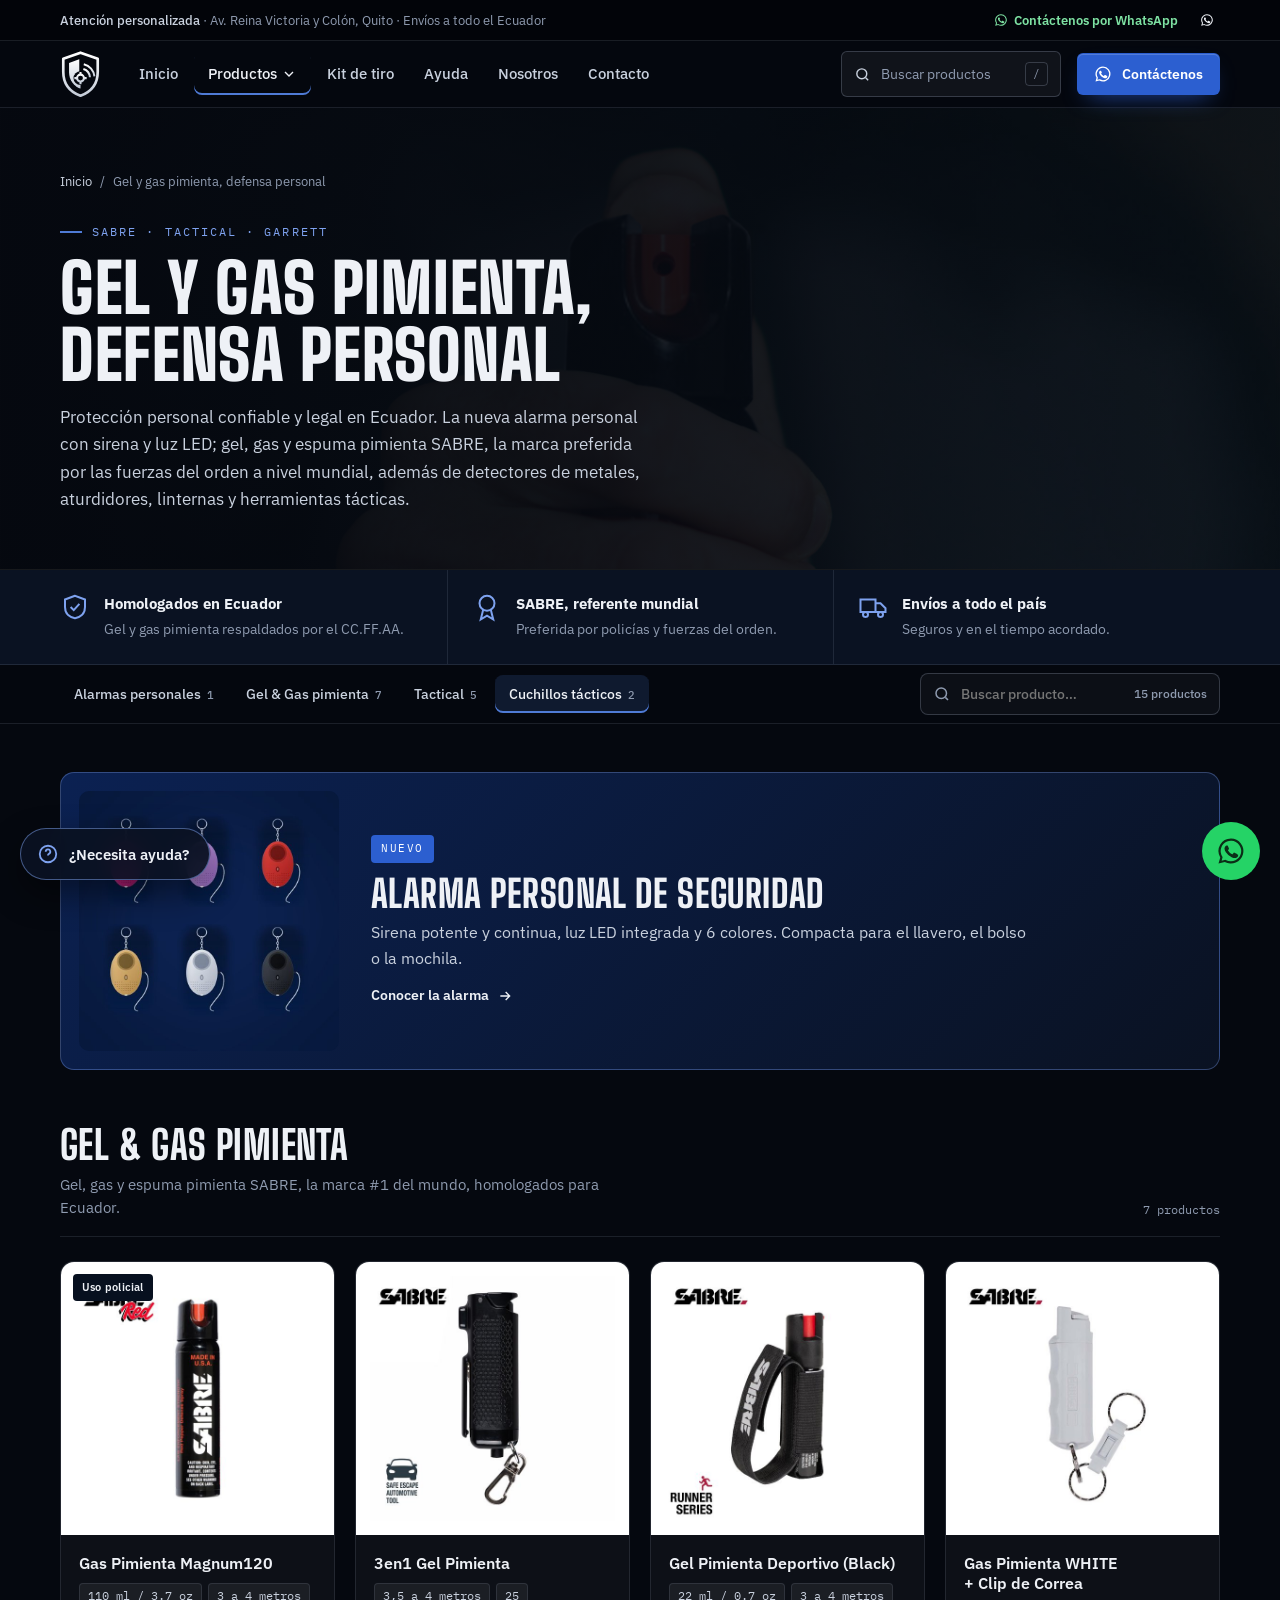
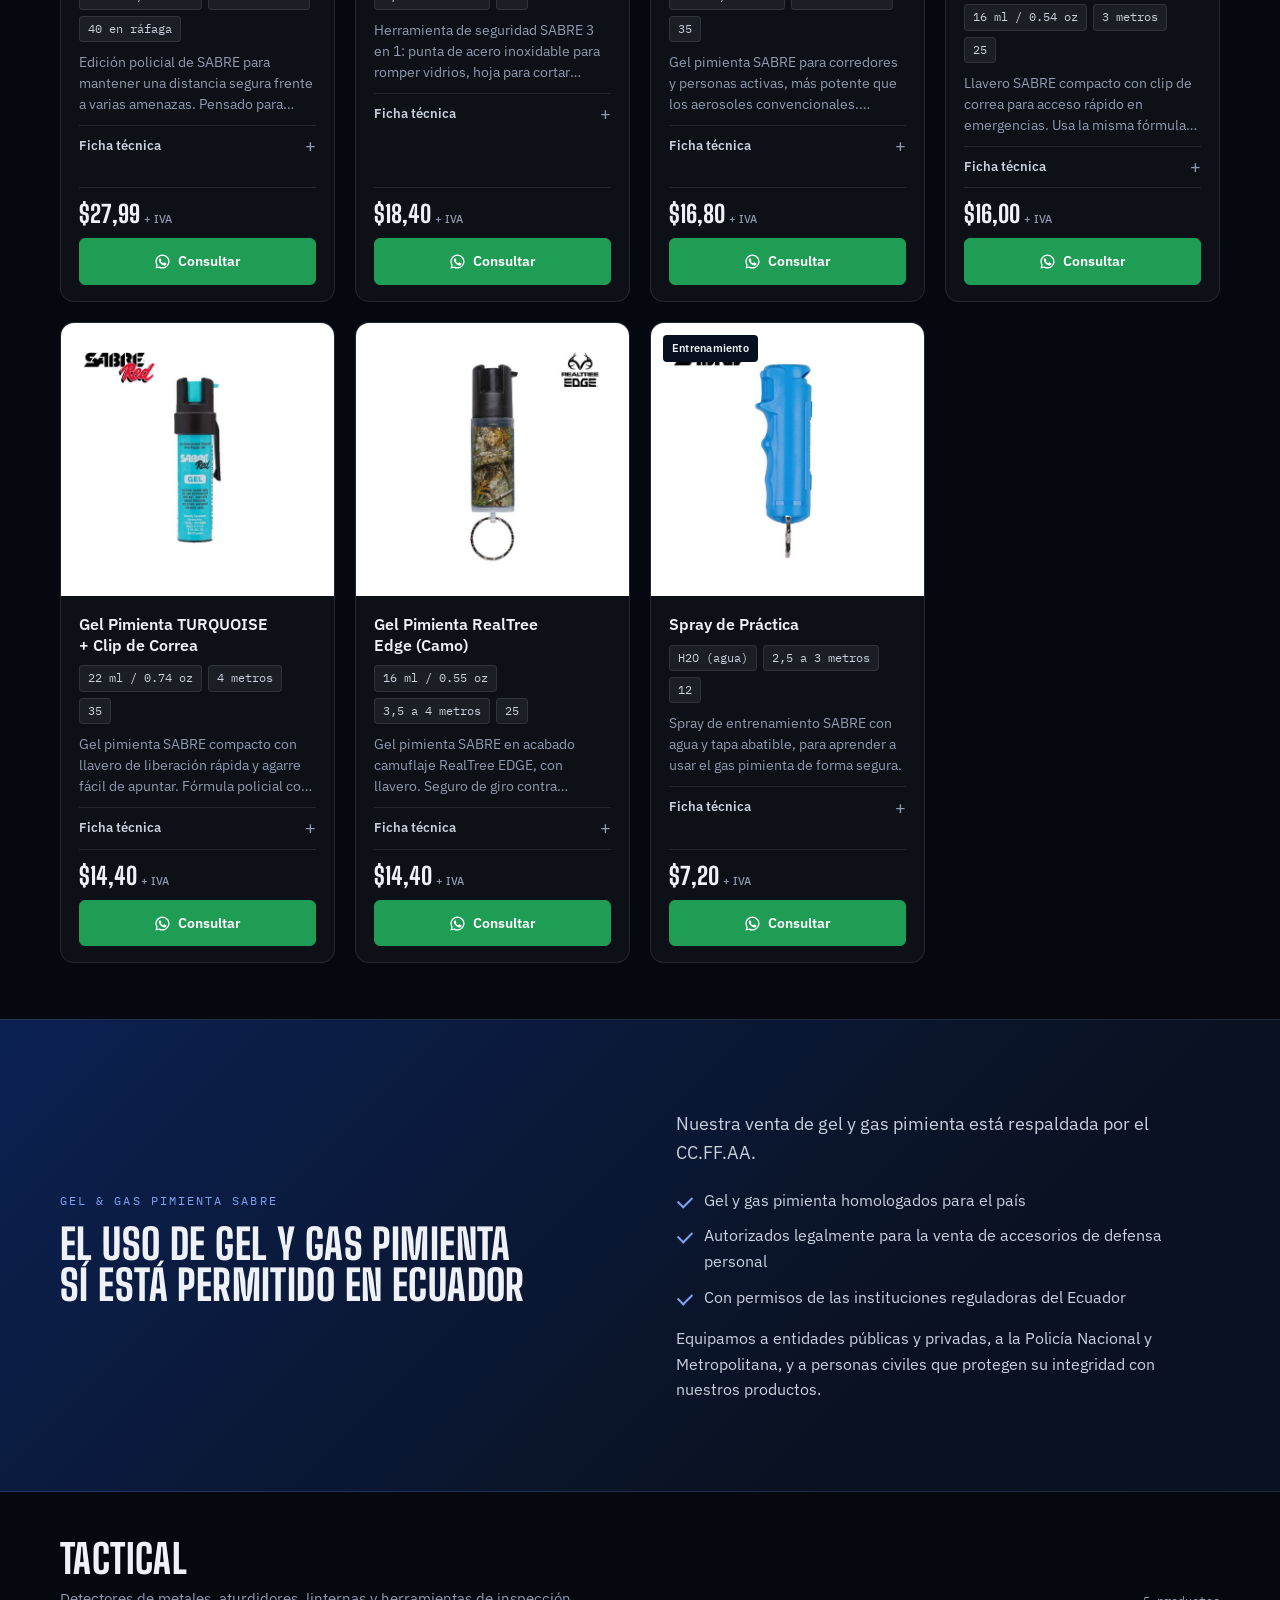
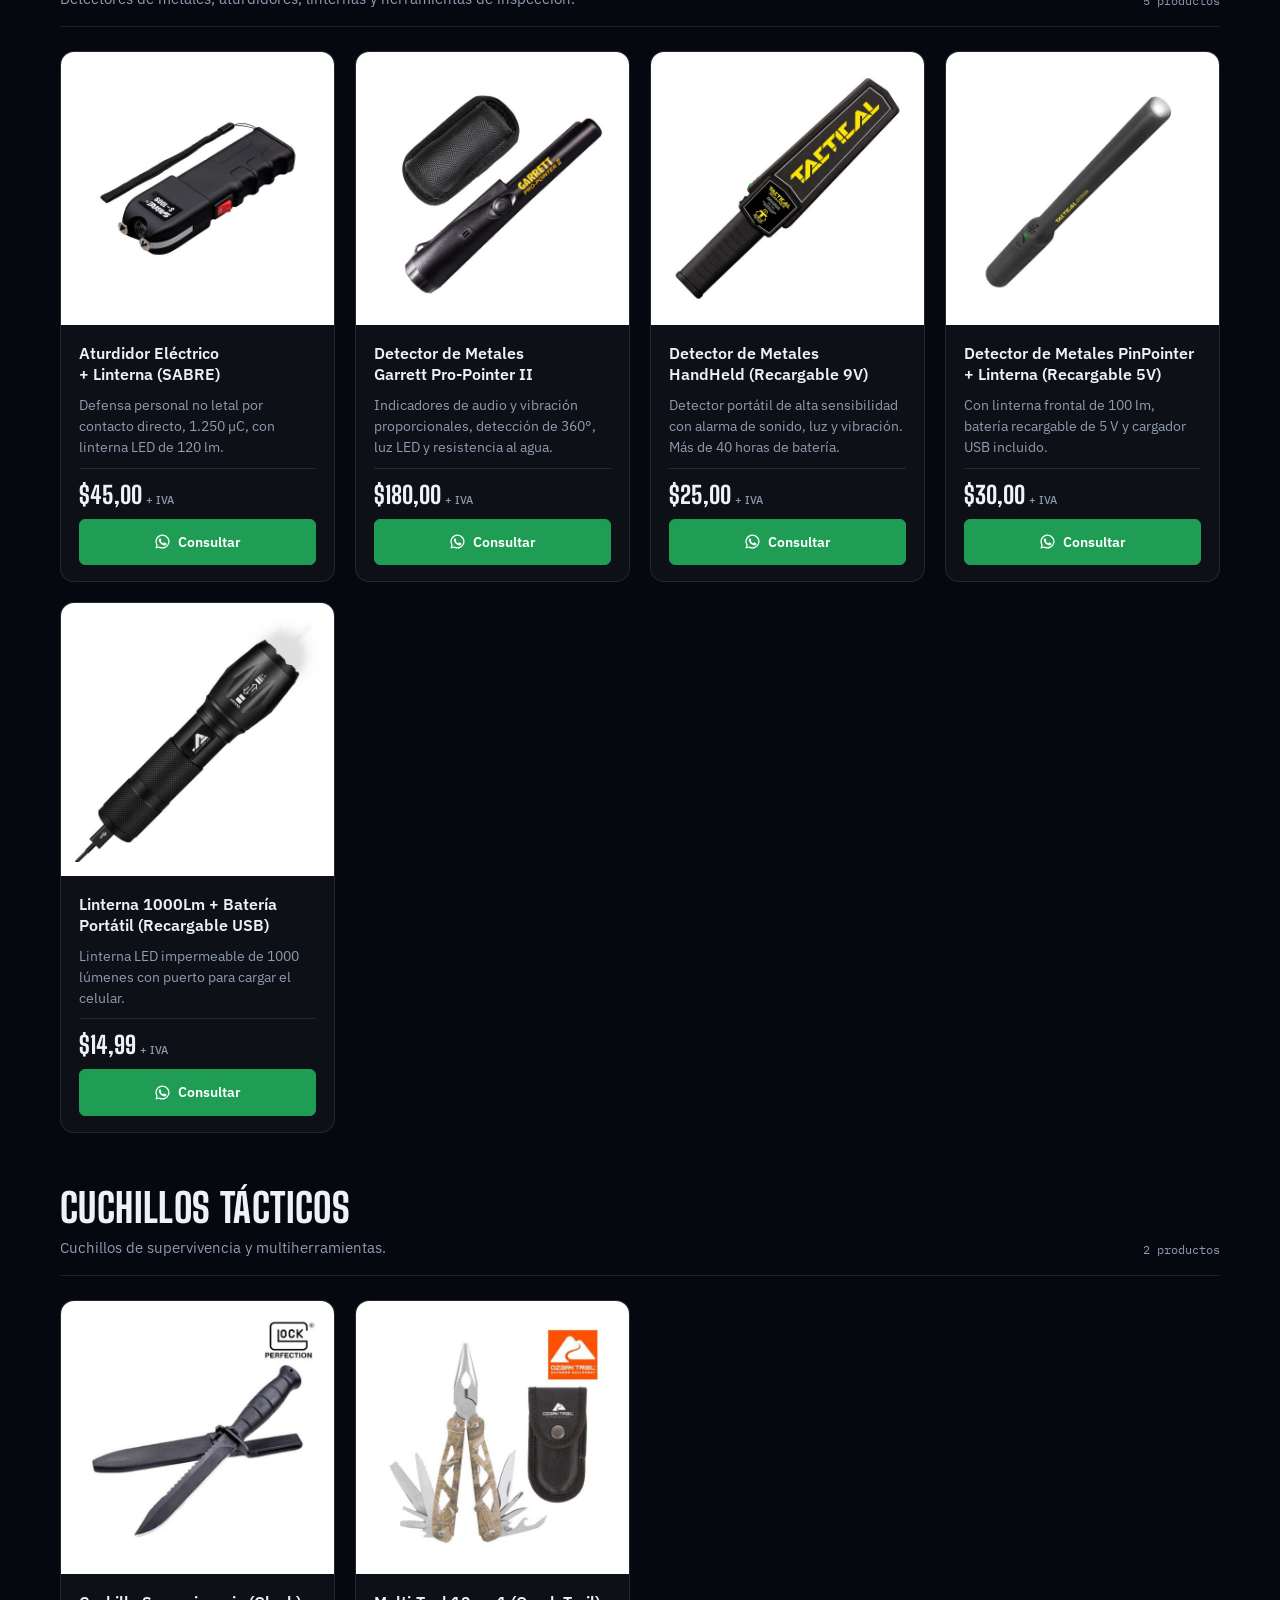
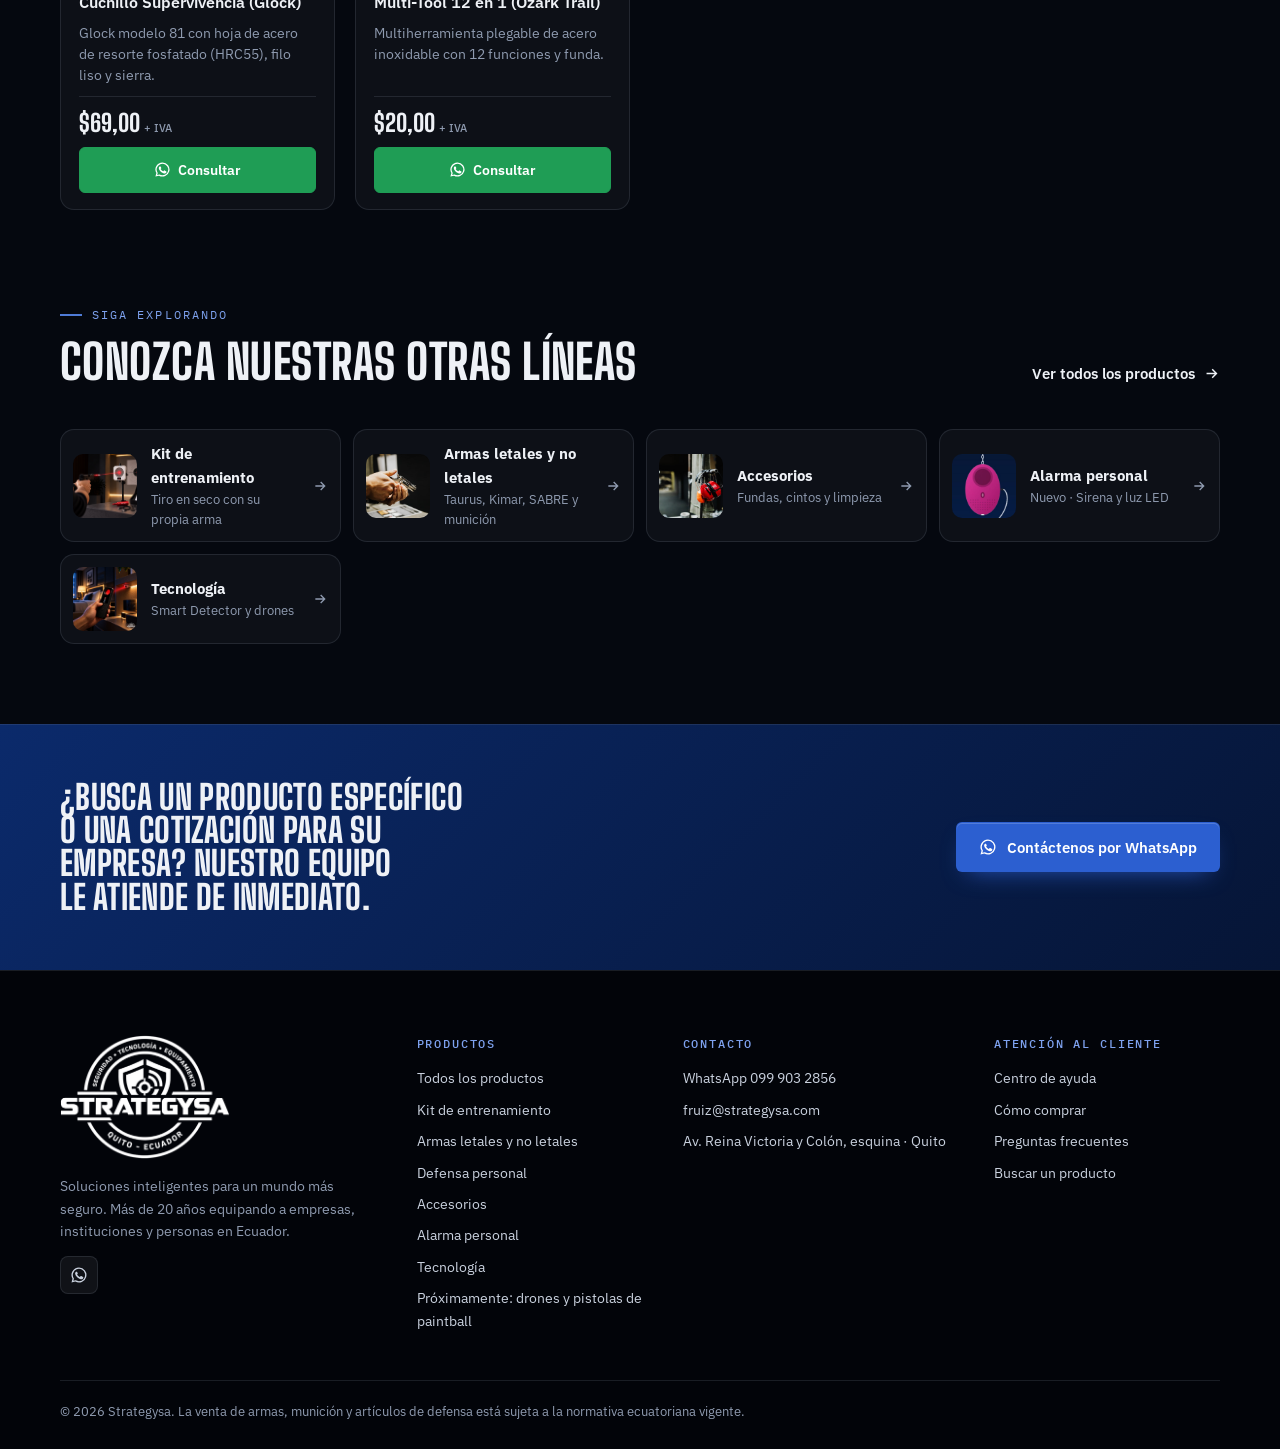
<file: defensa-personal.html>
<!doctype html>
<html lang="es-EC">
<head>
<meta charset="utf-8">
<meta name="viewport" content="width=device-width, initial-scale=1, viewport-fit=cover">
<title>Gas pimienta y gel pimienta SABRE en Ecuador | Defensa personal | Strategysa</title>
<meta name="description" content="Gel y gas pimienta SABRE originales, alarmas personales y equipo de defensa personal. Venta legal en Ecuador, con envíos a todo el país desde Quito.">
<!--seo-->
<link rel="canonical" href="https://strategysa.github.io/defensa-personal.html">
<meta name="robots" content="index, follow">
<meta property="og:type" content="website">
<meta property="og:site_name" content="Strategysa">
<meta property="og:locale" content="es_EC">
<meta property="og:title" content="Gas pimienta y gel pimienta SABRE en Ecuador | Defensa personal | Strategysa">
<meta property="og:description" content="Gel y gas pimienta SABRE originales, alarmas personales y equipo de defensa personal. Venta legal en Ecuador, con envíos a todo el país desde Quito.">
<meta property="og:url" content="https://strategysa.github.io/defensa-personal.html">
<meta property="og:image" content="https://strategysa.github.io/img/fotos/gas-pimienta.jpg">
<meta name="twitter:card" content="summary_large_image">
<!--/seo-->
<link rel="icon" href="img/emblema.svg" type="image/svg+xml">
<link rel="preconnect" href="https://fonts.googleapis.com">
<link rel="preconnect" href="https://fonts.gstatic.com" crossorigin>
<link rel="stylesheet" href="https://fonts.googleapis.com/css2?family=Big+Shoulders+Display:wght@700;800;900&family=IBM+Plex+Mono:wght@500&family=IBM+Plex+Sans:wght@400;500;600&display=swap">
<link rel="stylesheet" href="styles.css">
</head>
<body>
<div class="topbar"><div class="wrap">
  <span><b>Atención personalizada</b> · Av. Reina Victoria y Colón, Quito · Envíos a todo el Ecuador</span>
  <span class="tb-right"><a class="tb-wa" href="https://wa.me/593999032856?text=Hola%20Strategysa%2C%20quisiera%20informaci%C3%B3n%20sobre%20sus%20productos." target="_blank" rel="noopener"><svg viewBox="0 0 24 24" fill="currentColor" aria-hidden="true"><path d="M12 2a10 10 0 0 0-8.6 15.1L2 22l5-1.3A10 10 0 1 0 12 2Zm0 18.2a8.2 8.2 0 0 1-4.2-1.1l-.3-.2-3 .8.8-2.9-.2-.3A8.2 8.2 0 1 1 12 20.2Zm4.5-6.1c-.2-.1-1.5-.7-1.7-.8s-.4-.1-.6.1-.7.8-.8 1-.3.2-.5.1a6.7 6.7 0 0 1-3.3-2.9c-.3-.4.3-.4.7-1.3a.5.5 0 0 0 0-.5l-.8-1.8c-.2-.5-.4-.4-.6-.4h-.5a1 1 0 0 0-.7.3 3 3 0 0 0-.9 2.2 5.2 5.2 0 0 0 1.1 2.8 11.9 11.9 0 0 0 4.6 4c1.7.7 2.3.8 3.2.7a2.7 2.7 0 0 0 1.8-1.3 2.2 2.2 0 0 0 .2-1.3c-.1-.1-.3-.2-.5-.3Z"/></svg>Contáctenos por WhatsApp</a><ul class="social mini"><li><a href="https://wa.me/593999032856" target="_blank" rel="noopener" aria-label="WhatsApp"><svg viewBox="0 0 24 24" fill="currentColor" aria-hidden="true"><path d="M12 2a10 10 0 0 0-8.6 15.1L2 22l5-1.3A10 10 0 1 0 12 2Zm0 18.2a8.2 8.2 0 0 1-4.2-1.1l-.3-.2-3 .8.8-2.9-.2-.3A8.2 8.2 0 1 1 12 20.2Zm4.5-6.1c-.2-.1-1.5-.7-1.7-.8s-.4-.1-.6.1-.7.8-.8 1-.3.2-.5.1a6.7 6.7 0 0 1-3.3-2.9c-.3-.4.3-.4.7-1.3a.5.5 0 0 0 0-.5l-.8-1.8c-.2-.5-.4-.4-.6-.4h-.5a1 1 0 0 0-.7.3 3 3 0 0 0-.9 2.2 5.2 5.2 0 0 0 1.1 2.8 11.9 11.9 0 0 0 4.6 4c1.7.7 2.3.8 3.2.7a2.7 2.7 0 0 0 1.8-1.3 2.2 2.2 0 0 0 .2-1.3c-.1-.1-.3-.2-.5-.3Z"/></svg><span>WhatsApp</span></a></li></ul></span>
</div></div>
<header class="nav"><div class="wrap">
  <a class="brand" href="index.html" aria-label="Strategysa, inicio"><img src="img/emblema.svg" alt="Strategysa" width="42" height="47"></a>
  <ul class="menu" id="menu">
    <li><a href="index.html">Inicio</a></li>
    <li class="has-mega on"><button class="mega-btn" type="button" aria-expanded="false" aria-controls="mega">Productos<svg viewBox="0 0 24 24" fill="none" stroke="currentColor" stroke-width="2" aria-hidden="true"><path d="m6 9 6 6 6-6"/></svg></button>
      <div class="mega" id="mega"><ul><li><a href="kit-entrenamiento.html"><img src="img/kit-marca-escena.jpg" alt="" loading="lazy"><span><b>Kit de entrenamiento</b><small>Tiro en seco con su propia arma</small></span></a></li><li><a href="armas.html"><img src="img/fotos/revolver-manos.jpg" alt="" loading="lazy"><span><b>Armas letales y no letales</b><small>Taurus, Kimar, SABRE y munición</small></span></a></li><li><a href="defensa-personal.html" aria-current="page"><img src="img/fotos/gas-pimienta.jpg" alt="" loading="lazy"><span><b>Defensa personal</b><small>Alarmas, gel y gas pimienta SABRE</small></span></a></li><li><a href="accesorios.html"><img src="img/fotos/orejeras.jpg" alt="" loading="lazy"><span><b>Accesorios</b><small>Fundas, cintos y limpieza</small></span></a></li><li><a href="alarma-personal.html"><img src="img/alarma/pg/c-fucsia.jpg" alt="" loading="lazy"><span><b>Alarma personal</b><small>Nuevo · Sirena y luz LED</small></span></a></li><li><a href="tecnologia.html"><img src="img/det-escena.jpg" alt="" loading="lazy"><span><b>Tecnología</b><small>Smart Detector y drones</small></span></a></li></ul><a class="mega-all" href="productos.html">Ver todos los productos <svg viewBox="0 0 24 24" fill="none" stroke="currentColor" stroke-width="2" aria-hidden="true"><path d="M5 12h14M13 6l6 6-6 6"/></svg></a></div></li>
    <li><a href="kit-entrenamiento.html">Kit de tiro</a></li>
    <li><a href="index.html#preguntas">Ayuda</a></li>
    <li><a href="index.html#nosotros">Nosotros</a></li>
    <li><a href="index.html#contacto">Contacto</a></li>
  </ul>
  <button class="nav-search" type="button" data-search aria-label="Buscar productos"><svg viewBox="0 0 24 24" fill="none" stroke="currentColor" stroke-width="2" aria-hidden="true"><circle cx="11" cy="11" r="7"/><path d="m20 20-3.5-3.5"/></svg><span>Buscar productos</span><kbd>/</kbd></button>
  <a class="btn btn-solid nav-cta" href="https://wa.me/593999032856?text=Hola%20Strategysa%2C%20quisiera%20informaci%C3%B3n%20sobre%20sus%20productos." target="_blank" rel="noopener"><svg viewBox="0 0 24 24" fill="currentColor" aria-hidden="true"><path d="M12 2a10 10 0 0 0-8.6 15.1L2 22l5-1.3A10 10 0 1 0 12 2Zm0 18.2a8.2 8.2 0 0 1-4.2-1.1l-.3-.2-3 .8.8-2.9-.2-.3A8.2 8.2 0 1 1 12 20.2Zm4.5-6.1c-.2-.1-1.5-.7-1.7-.8s-.4-.1-.6.1-.7.8-.8 1-.3.2-.5.1a6.7 6.7 0 0 1-3.3-2.9c-.3-.4.3-.4.7-1.3a.5.5 0 0 0 0-.5l-.8-1.8c-.2-.5-.4-.4-.6-.4h-.5a1 1 0 0 0-.7.3 3 3 0 0 0-.9 2.2 5.2 5.2 0 0 0 1.1 2.8 11.9 11.9 0 0 0 4.6 4c1.7.7 2.3.8 3.2.7a2.7 2.7 0 0 0 1.8-1.3 2.2 2.2 0 0 0 .2-1.3c-.1-.1-.3-.2-.5-.3Z"/></svg>Contáctenos</a>
  <button class="burger" id="burger" aria-label="Abrir menú" aria-expanded="false" aria-controls="menu"><svg viewBox="0 0 24 24" fill="none" stroke="currentColor" stroke-width="2"><path d="M3 6h18M3 12h18M3 18h18"/></svg></button>
</div></header>
<main>
<section class="phero"><img class="phero-bg" src="img/fotos/gas-pimienta.jpg" alt=""><div class="wrap">
  <nav class="crumbs" aria-label="Ruta"><a href="index.html">Inicio</a><span>/</span>Gel y gas pimienta, defensa personal</nav>
  <span class="eyebrow">SABRE · Tactical · Garrett</span>
  <h1>Gel y gas pimienta, defensa personal</h1>
  <p>Protección personal confiable y legal en Ecuador. La nueva alarma personal con sirena y luz LED; gel, gas y espuma pimienta SABRE, la marca preferida por las fuerzas del orden a nivel mundial, además de detectores de metales, aturdidores, linternas y herramientas tácticas.</p>
</div></section><section class="assure"><div class="wrap"><ul><li><svg viewBox="0 0 24 24" fill="none" stroke="currentColor" stroke-width="1.6" aria-hidden="true"><path d="M12 3 4 6v6c0 5 3.5 8 8 9 4.5-1 8-4 8-9V6l-8-3Z"/><path d="m8.5 12 2.5 2.5 4.5-5"/></svg><div><b>Homologados en Ecuador</b><span>Gel y gas pimienta respaldados por el CC.FF.AA.</span></div></li><li><svg viewBox="0 0 24 24" fill="none" stroke="currentColor" stroke-width="1.6" aria-hidden="true"><circle cx="12" cy="9" r="6"/><path d="m9 14-2 8 5-3 5 3-2-8"/></svg><div><b>SABRE, referente mundial</b><span>Preferida por policías y fuerzas del orden.</span></div></li><li><svg viewBox="0 0 24 24" fill="none" stroke="currentColor" stroke-width="1.6" aria-hidden="true"><path d="M2 6h12v10H2zM14 9h4l4 4v3h-8z"/><circle cx="6" cy="18" r="2"/><circle cx="18" cy="18" r="2"/></svg><div><b>Envíos a todo el país</b><span>Seguros y en el tiempo acordado.</span></div></li></ul></div></section><nav class="subnav" aria-label="Categorías"><div class="wrap"><div class="sublinks"><a href="#alarmas">Alarmas personales<span>1</span></a><a href="#pimienta">Gel &amp; Gas pimienta<span>7</span></a><a href="#tactical">Tactical<span>5</span></a><a href="#cuchillos">Cuchillos tácticos<span>2</span></a></div>
<label class="search sm" for="q-buscar"><svg viewBox="0 0 24 24" fill="none" stroke="currentColor" stroke-width="2" aria-hidden="true"><circle cx="11" cy="11" r="7"/><path d="m20 20-3.5-3.5"/></svg><input id="q-buscar" type="search" placeholder="Buscar producto…" autocomplete="off"><span class="count" id="q-count"></span></label></div></nav>
<p class="wrap noresults" id="noresults" hidden>No encontramos productos con ese nombre. Escríbanos y con gusto le ayudaremos a encontrarlo.</p><section class="group" id="alarmas"><div class="wrap"><a class="al-promo" href="alarma-personal.html">
  <img src="img/alarma/alarma-card.jpg" alt="Alarma personal en 6 colores" loading="lazy">
  <div><span class="pill-new">Nuevo</span><h2>Alarma personal de seguridad</h2><p>Sirena potente y continua, luz LED integrada y 6 colores. Compacta para el llavero, el bolso o la mochila.</p>
  <span class="tile-go">Conocer la alarma <svg viewBox="0 0 24 24" fill="none" stroke="currentColor" stroke-width="2" aria-hidden="true"><path d="M5 12h14M13 6l6 6-6 6"/></svg></span></div></a></div></section><section class="group" id="pimienta"><div class="wrap"><div class="ghead"><div><h2>Gel &amp; Gas pimienta</h2><p>Gel, gas y espuma pimienta SABRE, la marca #1 del mundo, homologados para Ecuador.</p></div><span class="gcount">7 productos</span></div><div class="pgrid"><article class="prod" id="p-gas-pimienta-magnum120" data-name="gas pimienta magnum120"><div class="pimg"><span class="pnote">Uso policial</span><img src="img/p/gas-pimienta-magnum120.jpg" alt="Gas Pimienta Magnum120" loading="lazy"></div><div class="pbody"><h3>Gas Pimienta Magnum120</h3><ul class="chips"><li>110 ml / 3.7 oz</li><li>3 a 4 metros</li><li>40 en ráfaga</li></ul><p class="pdesc">Edición policial de SABRE para mantener una distancia segura frente a varias amenazas. Pensado para oficiales de seguridad pública y privada que necesitan un tamaño mayor.</p><details><summary>Ficha técnica</summary><dl><div><dt>Código</dt><dd>M-120L-OC</dd></div><div><dt>Contenido</dt><dd>110 ml / 3.7 oz</dd></div><div><dt>Alcance</dt><dd>3 a 4 metros</dd></div><div><dt>Disparos</dt><dd>40 en ráfaga</dd></div><div><dt>Tipo</dt><dd>Cono / niebla</dd></div><div><dt>Mecanismo</dt><dd>Aplicador giratorio con seguro</dd></div><div><dt>Tamaño</dt><dd>16,2 cm</dd></div><div><dt>Vida útil</dt><dd>4 años</dd></div><div><dt>Fabricación</dt><dd>EE. UU., certificación ISO</dd></div></dl></details><div class="pfoot"><span class="price">$27,99<small>+ IVA</small></span><a class="pbtn" target="_blank" rel="noopener" href="https://wa.me/593999032856?text=Hola%20Strategysa%2C%20quisiera%20informaci%C3%B3n%20y%20precio%20de%3A%20Gas%20Pimienta%20Magnum120"><svg viewBox="0 0 24 24" fill="currentColor" aria-hidden="true"><path d="M12 2a10 10 0 0 0-8.6 15.1L2 22l5-1.3A10 10 0 1 0 12 2Zm0 18.2a8.2 8.2 0 0 1-4.2-1.1l-.3-.2-3 .8.8-2.9-.2-.3A8.2 8.2 0 1 1 12 20.2Zm4.5-6.1c-.2-.1-1.5-.7-1.7-.8s-.4-.1-.6.1-.7.8-.8 1-.3.2-.5.1a6.7 6.7 0 0 1-3.3-2.9c-.3-.4.3-.4.7-1.3a.5.5 0 0 0 0-.5l-.8-1.8c-.2-.5-.4-.4-.6-.4h-.5a1 1 0 0 0-.7.3 3 3 0 0 0-.9 2.2 5.2 5.2 0 0 0 1.1 2.8 11.9 11.9 0 0 0 4.6 4c1.7.7 2.3.8 3.2.7a2.7 2.7 0 0 0 1.8-1.3 2.2 2.2 0 0 0 .2-1.3c-.1-.1-.3-.2-.5-.3Z"/></svg>Consultar</a></div></div></article><article class="prod" id="p-3en1-gel-pimienta" data-name="3en1 gel pimienta"><div class="pimg"><img src="img/p/3en1-gel-pimienta.jpg" alt="3en1 Gel Pimienta" loading="lazy"></div><div class="pbody"><h3>3en1 Gel Pimienta</h3><ul class="chips"><li>3,5 a 4 metros</li><li>25</li></ul><p class="pdesc">Herramienta de seguridad SABRE 3 en 1: punta de acero inoxidable para romper vidrios, hoja para cortar cinturones de seguridad y gel pimienta para defensa personal.</p><details><summary>Ficha técnica</summary><dl><div><dt>Código</dt><dd>SE-BK-01</dd></div><div><dt>Alcance</dt><dd>3,5 a 4 metros</dd></div><div><dt>Disparos</dt><dd>25</dd></div><div><dt>Tipo</dt><dd>Chorro / directo</dd></div><div><dt>Mecanismo</dt><dd>Aplicador giratorio con seguro</dd></div><div><dt>Tamaño</dt><dd>10,2 cm</dd></div><div><dt>Vida útil</dt><dd>4 años</dd></div><div><dt>Fabricación</dt><dd>EE. UU., ISO 9001:2008</dd></div><div><dt>Homologado</dt><dd>Para uso en Ecuador</dd></div></dl></details><div class="pfoot"><span class="price">$18,40<small>+ IVA</small></span><a class="pbtn" target="_blank" rel="noopener" href="https://wa.me/593999032856?text=Hola%20Strategysa%2C%20quisiera%20informaci%C3%B3n%20y%20precio%20de%3A%203en1%20Gel%20Pimienta"><svg viewBox="0 0 24 24" fill="currentColor" aria-hidden="true"><path d="M12 2a10 10 0 0 0-8.6 15.1L2 22l5-1.3A10 10 0 1 0 12 2Zm0 18.2a8.2 8.2 0 0 1-4.2-1.1l-.3-.2-3 .8.8-2.9-.2-.3A8.2 8.2 0 1 1 12 20.2Zm4.5-6.1c-.2-.1-1.5-.7-1.7-.8s-.4-.1-.6.1-.7.8-.8 1-.3.2-.5.1a6.7 6.7 0 0 1-3.3-2.9c-.3-.4.3-.4.7-1.3a.5.5 0 0 0 0-.5l-.8-1.8c-.2-.5-.4-.4-.6-.4h-.5a1 1 0 0 0-.7.3 3 3 0 0 0-.9 2.2 5.2 5.2 0 0 0 1.1 2.8 11.9 11.9 0 0 0 4.6 4c1.7.7 2.3.8 3.2.7a2.7 2.7 0 0 0 1.8-1.3 2.2 2.2 0 0 0 .2-1.3c-.1-.1-.3-.2-.5-.3Z"/></svg>Consultar</a></div></div></article><article class="prod" id="p-gel-pimienta-deportivo-black" data-name="gel pimienta deportivo (black)"><div class="pimg"><img src="img/p/gel-pimienta-deportivo-black.jpg" alt="Gel Pimienta Deportivo (Black)" loading="lazy"></div><div class="pbody"><h3>Gel Pimienta Deportivo (Black)</h3><ul class="chips"><li>22 ml / 0.7 oz</li><li>3 a 4 metros</li><li>35</li></ul><p class="pdesc">Gel pimienta SABRE para corredores y personas activas, más potente que los aerosoles convencionales. Incluye correa de mano ajustable.</p><details><summary>Ficha técnica</summary><dl><div><dt>Código</dt><dd>P-22J-OC-02</dd></div><div><dt>Contenido</dt><dd>22 ml / 0.7 oz</dd></div><div><dt>Alcance</dt><dd>3 a 4 metros</dd></div><div><dt>Disparos</dt><dd>35</dd></div><div><dt>Tipo</dt><dd>Chorro / directo</dd></div><div><dt>Mecanismo</dt><dd>Aplicador giratorio con seguro</dd></div><div><dt>Tamaño</dt><dd>9,8 cm</dd></div><div><dt>Vida útil</dt><dd>4 años</dd></div><div><dt>Fabricación</dt><dd>EE. UU., ISO 9001:2008</dd></div></dl></details><div class="pfoot"><span class="price">$16,80<small>+ IVA</small></span><a class="pbtn" target="_blank" rel="noopener" href="https://wa.me/593999032856?text=Hola%20Strategysa%2C%20quisiera%20informaci%C3%B3n%20y%20precio%20de%3A%20Gel%20Pimienta%20Deportivo%20%28Black%29"><svg viewBox="0 0 24 24" fill="currentColor" aria-hidden="true"><path d="M12 2a10 10 0 0 0-8.6 15.1L2 22l5-1.3A10 10 0 1 0 12 2Zm0 18.2a8.2 8.2 0 0 1-4.2-1.1l-.3-.2-3 .8.8-2.9-.2-.3A8.2 8.2 0 1 1 12 20.2Zm4.5-6.1c-.2-.1-1.5-.7-1.7-.8s-.4-.1-.6.1-.7.8-.8 1-.3.2-.5.1a6.7 6.7 0 0 1-3.3-2.9c-.3-.4.3-.4.7-1.3a.5.5 0 0 0 0-.5l-.8-1.8c-.2-.5-.4-.4-.6-.4h-.5a1 1 0 0 0-.7.3 3 3 0 0 0-.9 2.2 5.2 5.2 0 0 0 1.1 2.8 11.9 11.9 0 0 0 4.6 4c1.7.7 2.3.8 3.2.7a2.7 2.7 0 0 0 1.8-1.3 2.2 2.2 0 0 0 .2-1.3c-.1-.1-.3-.2-.5-.3Z"/></svg>Consultar</a></div></div></article><article class="prod" id="p-gas-pimienta-white-clip-de-correa" data-name="gas pimienta white + clip de correa"><div class="pimg"><img src="img/p/gas-pimienta-white-clip-de-correa.jpg" alt="Gas Pimienta WHITE + Clip de Correa" loading="lazy"></div><div class="pbody"><h3>Gas Pimienta WHITE + Clip de Correa</h3><ul class="chips"><li>16 ml / 0.54 oz</li><li>3 metros</li><li>25</li></ul><p class="pdesc">Llavero SABRE compacto con clip de correa para acceso rápido en emergencias. Usa la misma fórmula que las fuerzas del orden.</p><details><summary>Ficha técnica</summary><dl><div><dt>Contenido</dt><dd>16 ml / 0.54 oz</dd></div><div><dt>Alcance</dt><dd>3 metros</dd></div><div><dt>Disparos</dt><dd>25</dd></div><div><dt>Tipo</dt><dd>Cono / niebla</dd></div><div><dt>Mecanismo</dt><dd>Aplicador giratorio con seguro</dd></div><div><dt>Tamaño</dt><dd>9,2 cm</dd></div><div><dt>Peso</dt><dd>0,21 lb</dd></div><div><dt>Vida útil</dt><dd>4 años</dd></div><div><dt>Fabricación</dt><dd>EE. UU., certificación ISO</dd></div></dl></details><div class="pfoot"><span class="price">$16,00<small>+ IVA</small></span><a class="pbtn" target="_blank" rel="noopener" href="https://wa.me/593999032856?text=Hola%20Strategysa%2C%20quisiera%20informaci%C3%B3n%20y%20precio%20de%3A%20Gas%20Pimienta%20WHITE%20%2B%20Clip%20de%20Correa"><svg viewBox="0 0 24 24" fill="currentColor" aria-hidden="true"><path d="M12 2a10 10 0 0 0-8.6 15.1L2 22l5-1.3A10 10 0 1 0 12 2Zm0 18.2a8.2 8.2 0 0 1-4.2-1.1l-.3-.2-3 .8.8-2.9-.2-.3A8.2 8.2 0 1 1 12 20.2Zm4.5-6.1c-.2-.1-1.5-.7-1.7-.8s-.4-.1-.6.1-.7.8-.8 1-.3.2-.5.1a6.7 6.7 0 0 1-3.3-2.9c-.3-.4.3-.4.7-1.3a.5.5 0 0 0 0-.5l-.8-1.8c-.2-.5-.4-.4-.6-.4h-.5a1 1 0 0 0-.7.3 3 3 0 0 0-.9 2.2 5.2 5.2 0 0 0 1.1 2.8 11.9 11.9 0 0 0 4.6 4c1.7.7 2.3.8 3.2.7a2.7 2.7 0 0 0 1.8-1.3 2.2 2.2 0 0 0 .2-1.3c-.1-.1-.3-.2-.5-.3Z"/></svg>Consultar</a></div></div></article><article class="prod" id="p-gel-pimienta-turquoise-clip-de-correa" data-name="gel pimienta turquoise + clip de correa"><div class="pimg"><img src="img/p/gel-pimienta-turquoise-clip-de-correa.jpg" alt="Gel Pimienta TURQUOISE + Clip de Correa" loading="lazy"></div><div class="pbody"><h3>Gel Pimienta TURQUOISE + Clip de Correa</h3><ul class="chips"><li>22 ml / 0.74 oz</li><li>4 metros</li><li>35</li></ul><p class="pdesc">Gel pimienta SABRE compacto con llavero de liberación rápida y agarre fácil de apuntar. Fórmula policial con tinte UV para identificar al agresor.</p><details><summary>Ficha técnica</summary><dl><div><dt>Código</dt><dd>P-22-GEL-TQ</dd></div><div><dt>Contenido</dt><dd>22 ml / 0.74 oz</dd></div><div><dt>Alcance</dt><dd>4 metros</dd></div><div><dt>Disparos</dt><dd>35</dd></div><div><dt>Tipo</dt><dd>Chorro / directo</dd></div><div><dt>Mecanismo</dt><dd>Aplicador giratorio con seguro</dd></div><div><dt>Tamaño</dt><dd>10 cm</dd></div><div><dt>Peso</dt><dd>0,25 lb</dd></div><div><dt>Vida útil</dt><dd>4 años</dd></div><div><dt>Fabricación</dt><dd>EE. UU., certificación ISO</dd></div></dl></details><div class="pfoot"><span class="price">$14,40<small>+ IVA</small></span><a class="pbtn" target="_blank" rel="noopener" href="https://wa.me/593999032856?text=Hola%20Strategysa%2C%20quisiera%20informaci%C3%B3n%20y%20precio%20de%3A%20Gel%20Pimienta%20TURQUOISE%20%2B%20Clip%20de%20Correa"><svg viewBox="0 0 24 24" fill="currentColor" aria-hidden="true"><path d="M12 2a10 10 0 0 0-8.6 15.1L2 22l5-1.3A10 10 0 1 0 12 2Zm0 18.2a8.2 8.2 0 0 1-4.2-1.1l-.3-.2-3 .8.8-2.9-.2-.3A8.2 8.2 0 1 1 12 20.2Zm4.5-6.1c-.2-.1-1.5-.7-1.7-.8s-.4-.1-.6.1-.7.8-.8 1-.3.2-.5.1a6.7 6.7 0 0 1-3.3-2.9c-.3-.4.3-.4.7-1.3a.5.5 0 0 0 0-.5l-.8-1.8c-.2-.5-.4-.4-.6-.4h-.5a1 1 0 0 0-.7.3 3 3 0 0 0-.9 2.2 5.2 5.2 0 0 0 1.1 2.8 11.9 11.9 0 0 0 4.6 4c1.7.7 2.3.8 3.2.7a2.7 2.7 0 0 0 1.8-1.3 2.2 2.2 0 0 0 .2-1.3c-.1-.1-.3-.2-.5-.3Z"/></svg>Consultar</a></div></div></article><article class="prod" id="p-gel-pimienta-realtree-edge-camo" data-name="gel pimienta realtree edge (camo)"><div class="pimg"><img src="img/p/gel-pimienta-realtree-edge-camo.jpg" alt="Gel Pimienta RealTree Edge (Camo)" loading="lazy"></div><div class="pbody"><h3>Gel Pimienta RealTree Edge (Camo)</h3><ul class="chips"><li>16 ml / 0.55 oz</li><li>3,5 a 4 metros</li><li>25</li></ul><p class="pdesc">Gel pimienta SABRE en acabado camuflaje RealTree EDGE, con llavero. Seguro de giro contra descargas accidentales y tinte UV para identificar al agresor.</p><details><summary>Ficha técnica</summary><dl><div><dt>Código</dt><dd>KR-14-CAMO-02</dd></div><div><dt>Contenido</dt><dd>16 ml / 0.55 oz</dd></div><div><dt>Alcance</dt><dd>3,5 a 4 metros</dd></div><div><dt>Disparos</dt><dd>25</dd></div><div><dt>Tipo</dt><dd>Chorro / directo</dd></div><div><dt>Mecanismo</dt><dd>Aplicador giratorio con seguro</dd></div><div><dt>Tamaño</dt><dd>8,5 cm</dd></div><div><dt>Vida útil</dt><dd>4 años</dd></div><div><dt>Fabricación</dt><dd>EE. UU., ISO 9001:2008</dd></div><div><dt>Homologado</dt><dd>Para uso en Ecuador</dd></div></dl></details><div class="pfoot"><span class="price">$14,40<small>+ IVA</small></span><a class="pbtn" target="_blank" rel="noopener" href="https://wa.me/593999032856?text=Hola%20Strategysa%2C%20quisiera%20informaci%C3%B3n%20y%20precio%20de%3A%20Gel%20Pimienta%20RealTree%20Edge%20%28Camo%29"><svg viewBox="0 0 24 24" fill="currentColor" aria-hidden="true"><path d="M12 2a10 10 0 0 0-8.6 15.1L2 22l5-1.3A10 10 0 1 0 12 2Zm0 18.2a8.2 8.2 0 0 1-4.2-1.1l-.3-.2-3 .8.8-2.9-.2-.3A8.2 8.2 0 1 1 12 20.2Zm4.5-6.1c-.2-.1-1.5-.7-1.7-.8s-.4-.1-.6.1-.7.8-.8 1-.3.2-.5.1a6.7 6.7 0 0 1-3.3-2.9c-.3-.4.3-.4.7-1.3a.5.5 0 0 0 0-.5l-.8-1.8c-.2-.5-.4-.4-.6-.4h-.5a1 1 0 0 0-.7.3 3 3 0 0 0-.9 2.2 5.2 5.2 0 0 0 1.1 2.8 11.9 11.9 0 0 0 4.6 4c1.7.7 2.3.8 3.2.7a2.7 2.7 0 0 0 1.8-1.3 2.2 2.2 0 0 0 .2-1.3c-.1-.1-.3-.2-.5-.3Z"/></svg>Consultar</a></div></div></article><article class="prod" id="p-spray-de-practica" data-name="spray de práctica"><div class="pimg"><span class="pnote">Entrenamiento</span><img src="img/p/spray-de-practica.jpg" alt="Spray de Práctica" loading="lazy"></div><div class="pbody"><h3>Spray de Práctica</h3><ul class="chips"><li>H2O (agua)</li><li>2,5 a 3 metros</li><li>12</li></ul><p class="pdesc">Spray de entrenamiento SABRE con agua y tapa abatible, para aprender a usar el gas pimienta de forma segura.</p><details><summary>Ficha técnica</summary><dl><div><dt>Código</dt><dd>GNO-PK-1</dd></div><div><dt>Contenido</dt><dd>H2O (agua)</dd></div><div><dt>Alcance</dt><dd>2,5 a 3 metros</dd></div><div><dt>Disparos</dt><dd>12</dd></div><div><dt>Tipo</dt><dd>Chorro / directo</dd></div><div><dt>Mecanismo</dt><dd>Tapa Flip-Top</dd></div></dl></details><div class="pfoot"><span class="price">$7,20<small>+ IVA</small></span><a class="pbtn" target="_blank" rel="noopener" href="https://wa.me/593999032856?text=Hola%20Strategysa%2C%20quisiera%20informaci%C3%B3n%20y%20precio%20de%3A%20Spray%20de%20Pr%C3%A1ctica"><svg viewBox="0 0 24 24" fill="currentColor" aria-hidden="true"><path d="M12 2a10 10 0 0 0-8.6 15.1L2 22l5-1.3A10 10 0 1 0 12 2Zm0 18.2a8.2 8.2 0 0 1-4.2-1.1l-.3-.2-3 .8.8-2.9-.2-.3A8.2 8.2 0 1 1 12 20.2Zm4.5-6.1c-.2-.1-1.5-.7-1.7-.8s-.4-.1-.6.1-.7.8-.8 1-.3.2-.5.1a6.7 6.7 0 0 1-3.3-2.9c-.3-.4.3-.4.7-1.3a.5.5 0 0 0 0-.5l-.8-1.8c-.2-.5-.4-.4-.6-.4h-.5a1 1 0 0 0-.7.3 3 3 0 0 0-.9 2.2 5.2 5.2 0 0 0 1.1 2.8 11.9 11.9 0 0 0 4.6 4c1.7.7 2.3.8 3.2.7a2.7 2.7 0 0 0 1.8-1.3 2.2 2.2 0 0 0 .2-1.3c-.1-.1-.3-.2-.5-.3Z"/></svg>Consultar</a></div></div></article></div></div></section><section class="legalband"><div class="wrap two center">
  <div><span class="eyebrow">Gel &amp; gas pimienta SABRE</span><h2>El uso de gel y gas pimienta sí está permitido en Ecuador</h2></div>
  <div><p class="lead">Nuestra venta de gel y gas pimienta está respaldada por el CC.FF.AA.</p>
  <ul class="ticks"><li>Gel y gas pimienta homologados para el país</li><li>Autorizados legalmente para la venta de accesorios de defensa personal</li><li>Con permisos de las instituciones reguladoras del Ecuador</li></ul>
  <p>Equipamos a entidades públicas y privadas, a la Policía Nacional y Metropolitana, y a personas civiles que protegen su integridad con nuestros productos.</p></div>
</div></section><section class="group" id="tactical"><div class="wrap"><div class="ghead"><div><h2>Tactical</h2><p>Detectores de metales, aturdidores, linternas y herramientas de inspección.</p></div><span class="gcount">5 productos</span></div><div class="pgrid"><article class="prod" id="p-aturdidor-electrico-linterna-sabre" data-name="aturdidor eléctrico + linterna (sabre)"><div class="pimg"><img src="img/p/aturdidor-electrico-linterna-sabre.jpg" alt="Aturdidor Eléctrico + Linterna (SABRE)" loading="lazy"></div><div class="pbody"><h3>Aturdidor Eléctrico + Linterna (SABRE)</h3><p class="pdesc">Defensa personal no letal por contacto directo, 1.250 µC, con linterna LED de 120 lm.</p><div class="pfoot"><span class="price">$45,00<small>+ IVA</small></span><a class="pbtn" target="_blank" rel="noopener" href="https://wa.me/593999032856?text=Hola%20Strategysa%2C%20quisiera%20informaci%C3%B3n%20y%20precio%20de%3A%20Aturdidor%20El%C3%A9ctrico%20%2B%20Linterna%20%28SABRE%29"><svg viewBox="0 0 24 24" fill="currentColor" aria-hidden="true"><path d="M12 2a10 10 0 0 0-8.6 15.1L2 22l5-1.3A10 10 0 1 0 12 2Zm0 18.2a8.2 8.2 0 0 1-4.2-1.1l-.3-.2-3 .8.8-2.9-.2-.3A8.2 8.2 0 1 1 12 20.2Zm4.5-6.1c-.2-.1-1.5-.7-1.7-.8s-.4-.1-.6.1-.7.8-.8 1-.3.2-.5.1a6.7 6.7 0 0 1-3.3-2.9c-.3-.4.3-.4.7-1.3a.5.5 0 0 0 0-.5l-.8-1.8c-.2-.5-.4-.4-.6-.4h-.5a1 1 0 0 0-.7.3 3 3 0 0 0-.9 2.2 5.2 5.2 0 0 0 1.1 2.8 11.9 11.9 0 0 0 4.6 4c1.7.7 2.3.8 3.2.7a2.7 2.7 0 0 0 1.8-1.3 2.2 2.2 0 0 0 .2-1.3c-.1-.1-.3-.2-.5-.3Z"/></svg>Consultar</a></div></div></article><article class="prod" id="p-detector-de-metales-garrett-pro-pointer-ii" data-name="detector de metales garrett pro-pointer ii"><div class="pimg"><img src="img/p/detector-de-metales-garrett-pro-pointer-ii.jpg" alt="Detector de Metales Garrett Pro-Pointer II" loading="lazy"></div><div class="pbody"><h3>Detector de Metales Garrett Pro-Pointer II</h3><p class="pdesc">Indicadores de audio y vibración proporcionales, detección de 360°, luz LED y resistencia al agua.</p><div class="pfoot"><span class="price">$180,00<small>+ IVA</small></span><a class="pbtn" target="_blank" rel="noopener" href="https://wa.me/593999032856?text=Hola%20Strategysa%2C%20quisiera%20informaci%C3%B3n%20y%20precio%20de%3A%20Detector%20de%20Metales%20Garrett%20Pro-Pointer%20II"><svg viewBox="0 0 24 24" fill="currentColor" aria-hidden="true"><path d="M12 2a10 10 0 0 0-8.6 15.1L2 22l5-1.3A10 10 0 1 0 12 2Zm0 18.2a8.2 8.2 0 0 1-4.2-1.1l-.3-.2-3 .8.8-2.9-.2-.3A8.2 8.2 0 1 1 12 20.2Zm4.5-6.1c-.2-.1-1.5-.7-1.7-.8s-.4-.1-.6.1-.7.8-.8 1-.3.2-.5.1a6.7 6.7 0 0 1-3.3-2.9c-.3-.4.3-.4.7-1.3a.5.5 0 0 0 0-.5l-.8-1.8c-.2-.5-.4-.4-.6-.4h-.5a1 1 0 0 0-.7.3 3 3 0 0 0-.9 2.2 5.2 5.2 0 0 0 1.1 2.8 11.9 11.9 0 0 0 4.6 4c1.7.7 2.3.8 3.2.7a2.7 2.7 0 0 0 1.8-1.3 2.2 2.2 0 0 0 .2-1.3c-.1-.1-.3-.2-.5-.3Z"/></svg>Consultar</a></div></div></article><article class="prod" id="p-detector-de-metales-handheld-recargable-9v" data-name="detector de metales handheld (recargable 9v)"><div class="pimg"><img src="img/p/detector-de-metales-handheld-recargable-9v.jpg" alt="Detector de Metales HandHeld (Recargable 9V)" loading="lazy"></div><div class="pbody"><h3>Detector de Metales HandHeld (Recargable 9V)</h3><p class="pdesc">Detector portátil de alta sensibilidad con alarma de sonido, luz y vibración. Más de 40 horas de batería.</p><div class="pfoot"><span class="price">$25,00<small>+ IVA</small></span><a class="pbtn" target="_blank" rel="noopener" href="https://wa.me/593999032856?text=Hola%20Strategysa%2C%20quisiera%20informaci%C3%B3n%20y%20precio%20de%3A%20Detector%20de%20Metales%20HandHeld%20%28Recargable%209V%29"><svg viewBox="0 0 24 24" fill="currentColor" aria-hidden="true"><path d="M12 2a10 10 0 0 0-8.6 15.1L2 22l5-1.3A10 10 0 1 0 12 2Zm0 18.2a8.2 8.2 0 0 1-4.2-1.1l-.3-.2-3 .8.8-2.9-.2-.3A8.2 8.2 0 1 1 12 20.2Zm4.5-6.1c-.2-.1-1.5-.7-1.7-.8s-.4-.1-.6.1-.7.8-.8 1-.3.2-.5.1a6.7 6.7 0 0 1-3.3-2.9c-.3-.4.3-.4.7-1.3a.5.5 0 0 0 0-.5l-.8-1.8c-.2-.5-.4-.4-.6-.4h-.5a1 1 0 0 0-.7.3 3 3 0 0 0-.9 2.2 5.2 5.2 0 0 0 1.1 2.8 11.9 11.9 0 0 0 4.6 4c1.7.7 2.3.8 3.2.7a2.7 2.7 0 0 0 1.8-1.3 2.2 2.2 0 0 0 .2-1.3c-.1-.1-.3-.2-.5-.3Z"/></svg>Consultar</a></div></div></article><article class="prod" id="p-detector-de-metales-pinpointer-linterna-recargable-5v" data-name="detector de metales pinpointer + linterna (recargable 5v)"><div class="pimg"><img src="img/p/detector-de-metales-pinpointer-linterna-recargable-5v.jpg" alt="Detector de Metales PinPointer + Linterna (Recargable 5V)" loading="lazy"></div><div class="pbody"><h3>Detector de Metales PinPointer + Linterna (Recargable 5V)</h3><p class="pdesc">Con linterna frontal de 100 lm, batería recargable de 5 V y cargador USB incluido.</p><div class="pfoot"><span class="price">$30,00<small>+ IVA</small></span><a class="pbtn" target="_blank" rel="noopener" href="https://wa.me/593999032856?text=Hola%20Strategysa%2C%20quisiera%20informaci%C3%B3n%20y%20precio%20de%3A%20Detector%20de%20Metales%20PinPointer%20%2B%20Linterna%20%28Recargable%205V%29"><svg viewBox="0 0 24 24" fill="currentColor" aria-hidden="true"><path d="M12 2a10 10 0 0 0-8.6 15.1L2 22l5-1.3A10 10 0 1 0 12 2Zm0 18.2a8.2 8.2 0 0 1-4.2-1.1l-.3-.2-3 .8.8-2.9-.2-.3A8.2 8.2 0 1 1 12 20.2Zm4.5-6.1c-.2-.1-1.5-.7-1.7-.8s-.4-.1-.6.1-.7.8-.8 1-.3.2-.5.1a6.7 6.7 0 0 1-3.3-2.9c-.3-.4.3-.4.7-1.3a.5.5 0 0 0 0-.5l-.8-1.8c-.2-.5-.4-.4-.6-.4h-.5a1 1 0 0 0-.7.3 3 3 0 0 0-.9 2.2 5.2 5.2 0 0 0 1.1 2.8 11.9 11.9 0 0 0 4.6 4c1.7.7 2.3.8 3.2.7a2.7 2.7 0 0 0 1.8-1.3 2.2 2.2 0 0 0 .2-1.3c-.1-.1-.3-.2-.5-.3Z"/></svg>Consultar</a></div></div></article><article class="prod" id="p-linterna-1000lm-bateria-portatil-recargable-usb" data-name="linterna 1000lm + batería portátil (recargable usb)"><div class="pimg"><img src="img/p/linterna-1000lm-bateria-portatil-recargable-usb.jpg" alt="Linterna 1000Lm + Batería Portátil (Recargable USB)" loading="lazy"></div><div class="pbody"><h3>Linterna 1000Lm + Batería Portátil (Recargable USB)</h3><p class="pdesc">Linterna LED impermeable de 1000 lúmenes con puerto para cargar el celular.</p><div class="pfoot"><span class="price">$14,99<small>+ IVA</small></span><a class="pbtn" target="_blank" rel="noopener" href="https://wa.me/593999032856?text=Hola%20Strategysa%2C%20quisiera%20informaci%C3%B3n%20y%20precio%20de%3A%20Linterna%201000Lm%20%2B%20Bater%C3%ADa%20Port%C3%A1til%20%28Recargable%20USB%29"><svg viewBox="0 0 24 24" fill="currentColor" aria-hidden="true"><path d="M12 2a10 10 0 0 0-8.6 15.1L2 22l5-1.3A10 10 0 1 0 12 2Zm0 18.2a8.2 8.2 0 0 1-4.2-1.1l-.3-.2-3 .8.8-2.9-.2-.3A8.2 8.2 0 1 1 12 20.2Zm4.5-6.1c-.2-.1-1.5-.7-1.7-.8s-.4-.1-.6.1-.7.8-.8 1-.3.2-.5.1a6.7 6.7 0 0 1-3.3-2.9c-.3-.4.3-.4.7-1.3a.5.5 0 0 0 0-.5l-.8-1.8c-.2-.5-.4-.4-.6-.4h-.5a1 1 0 0 0-.7.3 3 3 0 0 0-.9 2.2 5.2 5.2 0 0 0 1.1 2.8 11.9 11.9 0 0 0 4.6 4c1.7.7 2.3.8 3.2.7a2.7 2.7 0 0 0 1.8-1.3 2.2 2.2 0 0 0 .2-1.3c-.1-.1-.3-.2-.5-.3Z"/></svg>Consultar</a></div></div></article></div></div></section><section class="group" id="cuchillos"><div class="wrap"><div class="ghead"><div><h2>Cuchillos tácticos</h2><p>Cuchillos de supervivencia y multiherramientas.</p></div><span class="gcount">2 productos</span></div><div class="pgrid"><article class="prod" id="p-cuchillo-supervivencia-glock" data-name="cuchillo supervivencia (glock)"><div class="pimg"><img src="img/p/cuchillo-supervivencia-glock.jpg" alt="Cuchillo Supervivencia (Glock)" loading="lazy"></div><div class="pbody"><h3>Cuchillo Supervivencia (Glock)</h3><p class="pdesc">Glock modelo 81 con hoja de acero de resorte fosfatado (HRC55), filo liso y sierra.</p><div class="pfoot"><span class="price">$69,00<small>+ IVA</small></span><a class="pbtn" target="_blank" rel="noopener" href="https://wa.me/593999032856?text=Hola%20Strategysa%2C%20quisiera%20informaci%C3%B3n%20y%20precio%20de%3A%20Cuchillo%20Supervivencia%20%28Glock%29"><svg viewBox="0 0 24 24" fill="currentColor" aria-hidden="true"><path d="M12 2a10 10 0 0 0-8.6 15.1L2 22l5-1.3A10 10 0 1 0 12 2Zm0 18.2a8.2 8.2 0 0 1-4.2-1.1l-.3-.2-3 .8.8-2.9-.2-.3A8.2 8.2 0 1 1 12 20.2Zm4.5-6.1c-.2-.1-1.5-.7-1.7-.8s-.4-.1-.6.1-.7.8-.8 1-.3.2-.5.1a6.7 6.7 0 0 1-3.3-2.9c-.3-.4.3-.4.7-1.3a.5.5 0 0 0 0-.5l-.8-1.8c-.2-.5-.4-.4-.6-.4h-.5a1 1 0 0 0-.7.3 3 3 0 0 0-.9 2.2 5.2 5.2 0 0 0 1.1 2.8 11.9 11.9 0 0 0 4.6 4c1.7.7 2.3.8 3.2.7a2.7 2.7 0 0 0 1.8-1.3 2.2 2.2 0 0 0 .2-1.3c-.1-.1-.3-.2-.5-.3Z"/></svg>Consultar</a></div></div></article><article class="prod" id="p-multi-tool-12-en-1-ozark-trail" data-name="multi-tool 12 en 1 (ozark trail)"><div class="pimg"><img src="img/p/multi-tool-12-en-1-ozark-trail.jpg" alt="Multi-Tool 12 en 1 (Ozark Trail)" loading="lazy"></div><div class="pbody"><h3>Multi-Tool 12 en 1 (Ozark Trail)</h3><p class="pdesc">Multiherramienta plegable de acero inoxidable con 12 funciones y funda.</p><div class="pfoot"><span class="price">$20,00<small>+ IVA</small></span><a class="pbtn" target="_blank" rel="noopener" href="https://wa.me/593999032856?text=Hola%20Strategysa%2C%20quisiera%20informaci%C3%B3n%20y%20precio%20de%3A%20Multi-Tool%2012%20en%201%20%28Ozark%20Trail%29"><svg viewBox="0 0 24 24" fill="currentColor" aria-hidden="true"><path d="M12 2a10 10 0 0 0-8.6 15.1L2 22l5-1.3A10 10 0 1 0 12 2Zm0 18.2a8.2 8.2 0 0 1-4.2-1.1l-.3-.2-3 .8.8-2.9-.2-.3A8.2 8.2 0 1 1 12 20.2Zm4.5-6.1c-.2-.1-1.5-.7-1.7-.8s-.4-.1-.6.1-.7.8-.8 1-.3.2-.5.1a6.7 6.7 0 0 1-3.3-2.9c-.3-.4.3-.4.7-1.3a.5.5 0 0 0 0-.5l-.8-1.8c-.2-.5-.4-.4-.6-.4h-.5a1 1 0 0 0-.7.3 3 3 0 0 0-.9 2.2 5.2 5.2 0 0 0 1.1 2.8 11.9 11.9 0 0 0 4.6 4c1.7.7 2.3.8 3.2.7a2.7 2.7 0 0 0 1.8-1.3 2.2 2.2 0 0 0 .2-1.3c-.1-.1-.3-.2-.5-.3Z"/></svg>Consultar</a></div></div></article></div></div></section><section class="section others"><div class="wrap"><div class="shead"><div><span class="eyebrow">Siga explorando</span><h2>Conozca nuestras otras líneas</h2></div><a class="link" href="productos.html">Ver todos los productos <svg viewBox="0 0 24 24" fill="none" stroke="currentColor" stroke-width="2" aria-hidden="true"><path d="M5 12h14M13 6l6 6-6 6"/></svg></a></div><div class="olines"><a class="oline" href="kit-entrenamiento.html"><img src="img/kit-marca-escena.jpg" alt="" loading="lazy"><span><b>Kit de entrenamiento</b><small>Tiro en seco con su propia arma</small></span><svg viewBox="0 0 24 24" fill="none" stroke="currentColor" stroke-width="2" aria-hidden="true"><path d="M5 12h14M13 6l6 6-6 6"/></svg></a><a class="oline" href="armas.html"><img src="img/fotos/revolver-manos.jpg" alt="" loading="lazy"><span><b>Armas letales y no letales</b><small>Taurus, Kimar, SABRE y munición</small></span><svg viewBox="0 0 24 24" fill="none" stroke="currentColor" stroke-width="2" aria-hidden="true"><path d="M5 12h14M13 6l6 6-6 6"/></svg></a><a class="oline" href="accesorios.html"><img src="img/fotos/orejeras.jpg" alt="" loading="lazy"><span><b>Accesorios</b><small>Fundas, cintos y limpieza</small></span><svg viewBox="0 0 24 24" fill="none" stroke="currentColor" stroke-width="2" aria-hidden="true"><path d="M5 12h14M13 6l6 6-6 6"/></svg></a><a class="oline" href="alarma-personal.html"><img src="img/alarma/pg/c-fucsia.jpg" alt="" loading="lazy"><span><b>Alarma personal</b><small>Nuevo · Sirena y luz LED</small></span><svg viewBox="0 0 24 24" fill="none" stroke="currentColor" stroke-width="2" aria-hidden="true"><path d="M5 12h14M13 6l6 6-6 6"/></svg></a><a class="oline" href="tecnologia.html"><img src="img/det-escena.jpg" alt="" loading="lazy"><span><b>Tecnología</b><small>Smart Detector y drones</small></span><svg viewBox="0 0 24 24" fill="none" stroke="currentColor" stroke-width="2" aria-hidden="true"><path d="M5 12h14M13 6l6 6-6 6"/></svg></a></div></div></section><section class="cta"><div class="wrap">
  <h2>¿Busca un producto específico o una cotización para su empresa? Nuestro equipo le atiende de inmediato.</h2>
  <a class="btn btn-solid" href="https://wa.me/593999032856?text=Hola%20Strategysa%2C%20necesito%20asesor%C3%ADa." target="_blank" rel="noopener"><svg viewBox="0 0 24 24" fill="currentColor" aria-hidden="true"><path d="M12 2a10 10 0 0 0-8.6 15.1L2 22l5-1.3A10 10 0 1 0 12 2Zm0 18.2a8.2 8.2 0 0 1-4.2-1.1l-.3-.2-3 .8.8-2.9-.2-.3A8.2 8.2 0 1 1 12 20.2Zm4.5-6.1c-.2-.1-1.5-.7-1.7-.8s-.4-.1-.6.1-.7.8-.8 1-.3.2-.5.1a6.7 6.7 0 0 1-3.3-2.9c-.3-.4.3-.4.7-1.3a.5.5 0 0 0 0-.5l-.8-1.8c-.2-.5-.4-.4-.6-.4h-.5a1 1 0 0 0-.7.3 3 3 0 0 0-.9 2.2 5.2 5.2 0 0 0 1.1 2.8 11.9 11.9 0 0 0 4.6 4c1.7.7 2.3.8 3.2.7a2.7 2.7 0 0 0 1.8-1.3 2.2 2.2 0 0 0 .2-1.3c-.1-.1-.3-.2-.5-.3Z"/></svg>Contáctenos por WhatsApp</a>
</div></section>
</main>
<footer class="foot"><div class="wrap">
  <div class="foot-grid">
    <div class="foot-brand"><img src="img/logo-blanco.png" alt="Strategysa" width="200" height="145"><p>Soluciones inteligentes para un mundo más seguro. Más de 20 años equipando a empresas, instituciones y personas en Ecuador.</p><ul class="social"><li><a href="https://wa.me/593999032856" target="_blank" rel="noopener" aria-label="WhatsApp"><svg viewBox="0 0 24 24" fill="currentColor" aria-hidden="true"><path d="M12 2a10 10 0 0 0-8.6 15.1L2 22l5-1.3A10 10 0 1 0 12 2Zm0 18.2a8.2 8.2 0 0 1-4.2-1.1l-.3-.2-3 .8.8-2.9-.2-.3A8.2 8.2 0 1 1 12 20.2Zm4.5-6.1c-.2-.1-1.5-.7-1.7-.8s-.4-.1-.6.1-.7.8-.8 1-.3.2-.5.1a6.7 6.7 0 0 1-3.3-2.9c-.3-.4.3-.4.7-1.3a.5.5 0 0 0 0-.5l-.8-1.8c-.2-.5-.4-.4-.6-.4h-.5a1 1 0 0 0-.7.3 3 3 0 0 0-.9 2.2 5.2 5.2 0 0 0 1.1 2.8 11.9 11.9 0 0 0 4.6 4c1.7.7 2.3.8 3.2.7a2.7 2.7 0 0 0 1.8-1.3 2.2 2.2 0 0 0 .2-1.3c-.1-.1-.3-.2-.5-.3Z"/></svg><span>WhatsApp</span></a></li></ul></div>
    <div><h4>Productos</h4><ul><li><a href="productos.html">Todos los productos</a></li><li><a href="kit-entrenamiento.html">Kit de entrenamiento</a></li><li><a href="armas.html">Armas letales y no letales</a></li><li><a href="defensa-personal.html">Defensa personal</a></li><li><a href="accesorios.html">Accesorios</a></li><li><a href="alarma-personal.html">Alarma personal</a></li><li><a href="tecnologia.html">Tecnología</a></li><li><a href="index.html#proximamente">Próximamente: drones y pistolas de paintball</a></li></ul></div>
    <div><h4>Contacto</h4><ul>
      <li>WhatsApp <a href="https://wa.me/593999032856" target="_blank" rel="noopener">099 903 2856</a></li>
            <li><a href="mailto:fruiz@strategysa.com">fruiz@strategysa.com</a></li>
      <li>Av. Reina Victoria y Colón, esquina · Quito</li></ul></div>
    <div><h4>Atención al cliente</h4><ul><li><button class="linkbtn" type="button" data-help>Centro de ayuda</button></li><li><a href="index.html#comprar">Cómo comprar</a></li><li><a href="index.html#preguntas">Preguntas frecuentes</a></li><li><button class="linkbtn" type="button" data-search>Buscar un producto</button></li></ul></div>
  </div>
  <p class="foot-legal">© <span class="yr">2026</span> Strategysa. La venta de armas, munición y artículos de defensa está sujeta a la normativa ecuatoriana vigente.</p>
</div></footer>
<div class="helpw" id="helpw">
  <div class="helpw-panel" id="helpw-panel" role="dialog" aria-label="Centro de ayuda" hidden>
    <div class="helpw-head"><div><b>¿En qué podemos ayudarle?</b><span>Encuentre lo que necesita en segundos.</span></div><button type="button" class="helpw-x" data-help aria-label="Cerrar">×</button></div>
    <button class="helpw-search" type="button" data-search><svg viewBox="0 0 24 24" fill="none" stroke="currentColor" stroke-width="2" aria-hidden="true"><circle cx="11" cy="11" r="7"/><path d="m20 20-3.5-3.5"/></svg><span>Buscar producto, marca o calibre</span></button>
    <ul class="helpw-needs"><li><a href="kit-entrenamiento.html"><svg viewBox="0 0 24 24" fill="none" stroke="currentColor" stroke-width="1.6" aria-hidden="true"><circle cx="12" cy="12" r="9"/><circle cx="12" cy="12" r="5"/><circle cx="12" cy="12" r="1.5" fill="currentColor"/></svg><span><b>Practicar tiro sin munición</b><small>Kit láser para su propia arma</small></span></a></li><li><a href="armas.html#letales"><svg viewBox="0 0 24 24" fill="none" stroke="currentColor" stroke-width="1.6" aria-hidden="true"><path d="M12 3 4 6v6c0 5 3.5 8 8 9 4.5-1 8-4 8-9V6l-8-3Z"/><path d="m8.5 12 2.5 2.5 4.5-5"/></svg><span><b>Comprar un arma</b><small>Pistolas y revólveres Taurus</small></span></a></li><li><a href="defensa-personal.html#pimienta"><svg viewBox="0 0 24 24" fill="none" stroke="currentColor" stroke-width="1.6" aria-hidden="true"><circle cx="12" cy="12" r="9"/><path d="m8 12 3 3 5-6"/></svg><span><b>Defensa personal</b><small>Gel y gas pimienta SABRE</small></span></a></li><li><a href="alarma-personal.html"><svg viewBox="0 0 24 24" fill="none" stroke="currentColor" stroke-width="1.6" aria-hidden="true"><path d="M4 5h16v11H9l-5 4z"/><path d="M8 10h8M8 13h5"/></svg><span><b>Alarma personal</b><small>Nuevo · 6 colores</small></span></a></li><li><a href="tecnologia.html"><svg viewBox="0 0 24 24" fill="none" stroke="currentColor" stroke-width="1.6" aria-hidden="true"><circle cx="12" cy="9" r="6"/><path d="m9 14-2 8 5-3 5 3-2-8"/></svg><span><b>Detectar cámaras ocultas</b><small>Smart Detector</small></span></a></li><li><a href="index.html#contacto"><svg viewBox="0 0 24 24" fill="none" stroke="currentColor" stroke-width="1.6" aria-hidden="true"><path d="M3 10 12 4l9 6M5 10v8M9.5 10v8M14.5 10v8M19 10v8M3 20h18"/></svg><span><b>Cotización para empresas</b><small>Atención corporativa</small></span></a></li></ul>
    <a class="helpw-faq" href="index.html#preguntas">Preguntas frecuentes · Cómo comprar <svg viewBox="0 0 24 24" fill="none" stroke="currentColor" stroke-width="2" aria-hidden="true"><path d="M5 12h14M13 6l6 6-6 6"/></svg></a>
    <a class="btn btn-solid helpw-wa" href="https://wa.me/593999032856?text=Hola%20Strategysa%2C%20necesito%20ayuda." target="_blank" rel="noopener"><svg viewBox="0 0 24 24" fill="currentColor" aria-hidden="true"><path d="M12 2a10 10 0 0 0-8.6 15.1L2 22l5-1.3A10 10 0 1 0 12 2Zm0 18.2a8.2 8.2 0 0 1-4.2-1.1l-.3-.2-3 .8.8-2.9-.2-.3A8.2 8.2 0 1 1 12 20.2Zm4.5-6.1c-.2-.1-1.5-.7-1.7-.8s-.4-.1-.6.1-.7.8-.8 1-.3.2-.5.1a6.7 6.7 0 0 1-3.3-2.9c-.3-.4.3-.4.7-1.3a.5.5 0 0 0 0-.5l-.8-1.8c-.2-.5-.4-.4-.6-.4h-.5a1 1 0 0 0-.7.3 3 3 0 0 0-.9 2.2 5.2 5.2 0 0 0 1.1 2.8 11.9 11.9 0 0 0 4.6 4c1.7.7 2.3.8 3.2.7a2.7 2.7 0 0 0 1.8-1.3 2.2 2.2 0 0 0 .2-1.3c-.1-.1-.3-.2-.5-.3Z"/></svg>Hablar con un asesor</a>
  </div>
  <button class="helpw-btn" type="button" data-help aria-expanded="false" aria-controls="helpw-panel"><svg viewBox="0 0 24 24" fill="none" stroke="currentColor" stroke-width="2" aria-hidden="true"><circle cx="12" cy="12" r="9"/><path d="M9.5 9.5a2.5 2.5 0 1 1 3.5 2.3c-.6.3-1 .9-1 1.6v.3M12 17h.01"/></svg><span>¿Necesita ayuda?</span></button>
</div>
<a class="wa-float" href="https://wa.me/593999032856?text=Hola%20Strategysa%2C%20quisiera%20informaci%C3%B3n%20sobre%20sus%20productos." target="_blank" rel="noopener" aria-label="Escribir por WhatsApp"><svg viewBox="0 0 24 24" fill="currentColor" aria-hidden="true"><path d="M12 2a10 10 0 0 0-8.6 15.1L2 22l5-1.3A10 10 0 1 0 12 2Zm0 18.2a8.2 8.2 0 0 1-4.2-1.1l-.3-.2-3 .8.8-2.9-.2-.3A8.2 8.2 0 1 1 12 20.2Zm4.5-6.1c-.2-.1-1.5-.7-1.7-.8s-.4-.1-.6.1-.7.8-.8 1-.3.2-.5.1a6.7 6.7 0 0 1-3.3-2.9c-.3-.4.3-.4.7-1.3a.5.5 0 0 0 0-.5l-.8-1.8c-.2-.5-.4-.4-.6-.4h-.5a1 1 0 0 0-.7.3 3 3 0 0 0-.9 2.2 5.2 5.2 0 0 0 1.1 2.8 11.9 11.9 0 0 0 4.6 4c1.7.7 2.3.8 3.2.7a2.7 2.7 0 0 0 1.8-1.3 2.2 2.2 0 0 0 .2-1.3c-.1-.1-.3-.2-.5-.3Z"/></svg></a>
<div class="srch" id="srch" hidden role="dialog" aria-modal="true" aria-label="Buscar en Strategysa">
  <div class="srch-back" data-close></div>
  <div class="srch-box">
    <div class="srch-field"><svg viewBox="0 0 24 24" fill="none" stroke="currentColor" stroke-width="2" aria-hidden="true"><circle cx="11" cy="11" r="7"/><path d="m20 20-3.5-3.5"/></svg><input id="srch-q" type="search" placeholder="¿Qué está buscando? Ej.: gas pimienta, Taurus 9 mm, kit…" autocomplete="off" aria-controls="srch-list"><button type="button" class="srch-x" data-close aria-label="Cerrar">Esc</button></div>
    <div class="srch-body" id="srch-list" role="listbox"></div>
    <div class="srch-foot">¿No encuentra lo que busca? <a id="srch-wa" href="https://wa.me/593999032856?text=Hola%20Strategysa%2C%20estoy%20buscando%20un%20producto." target="_blank" rel="noopener"><svg viewBox="0 0 24 24" fill="currentColor" aria-hidden="true"><path d="M12 2a10 10 0 0 0-8.6 15.1L2 22l5-1.3A10 10 0 1 0 12 2Zm0 18.2a8.2 8.2 0 0 1-4.2-1.1l-.3-.2-3 .8.8-2.9-.2-.3A8.2 8.2 0 1 1 12 20.2Zm4.5-6.1c-.2-.1-1.5-.7-1.7-.8s-.4-.1-.6.1-.7.8-.8 1-.3.2-.5.1a6.7 6.7 0 0 1-3.3-2.9c-.3-.4.3-.4.7-1.3a.5.5 0 0 0 0-.5l-.8-1.8c-.2-.5-.4-.4-.6-.4h-.5a1 1 0 0 0-.7.3 3 3 0 0 0-.9 2.2 5.2 5.2 0 0 0 1.1 2.8 11.9 11.9 0 0 0 4.6 4c1.7.7 2.3.8 3.2.7a2.7 2.7 0 0 0 1.8-1.3 2.2 2.2 0 0 0 .2-1.3c-.1-.1-.3-.2-.5-.3Z"/></svg>Pregunte a un asesor</a></div>
  </div>
</div>
<script src="buscar.js" defer></script>
<script src="app.js"></script>
</body>
</html>
</file>
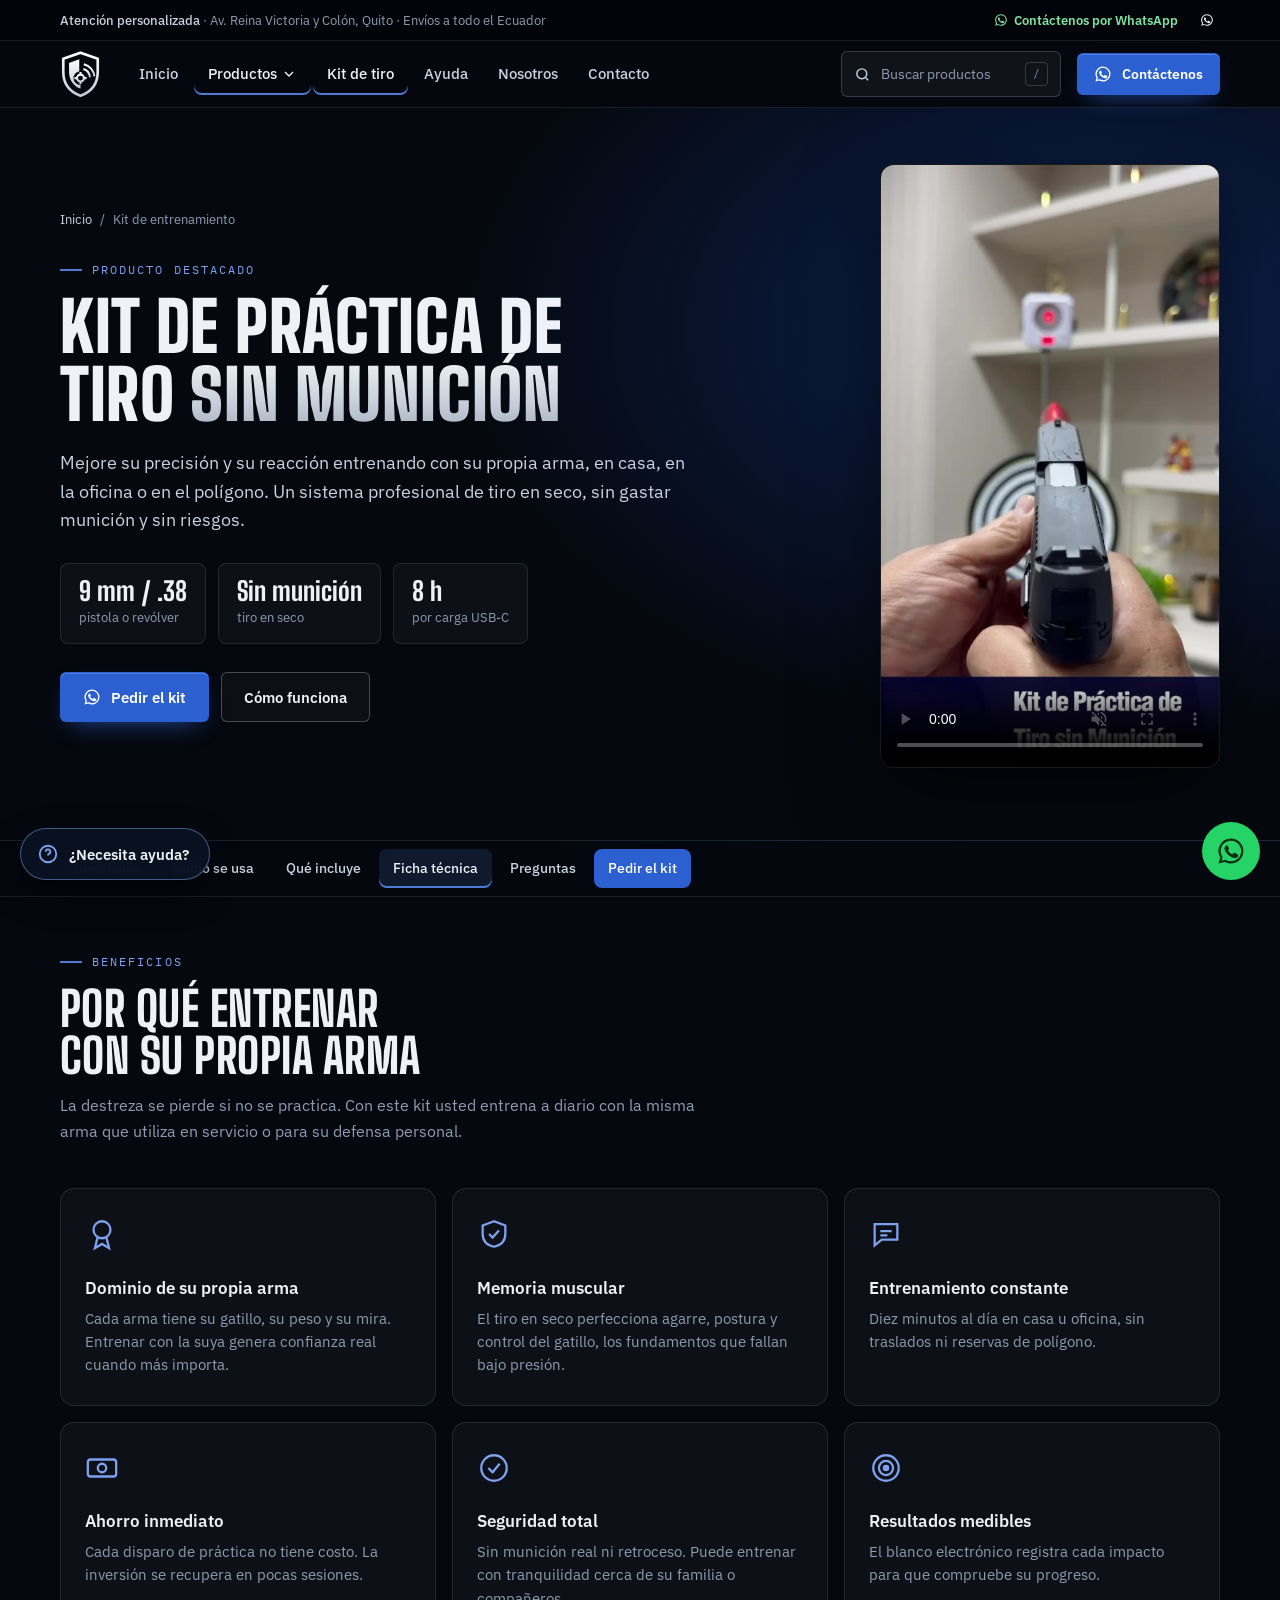
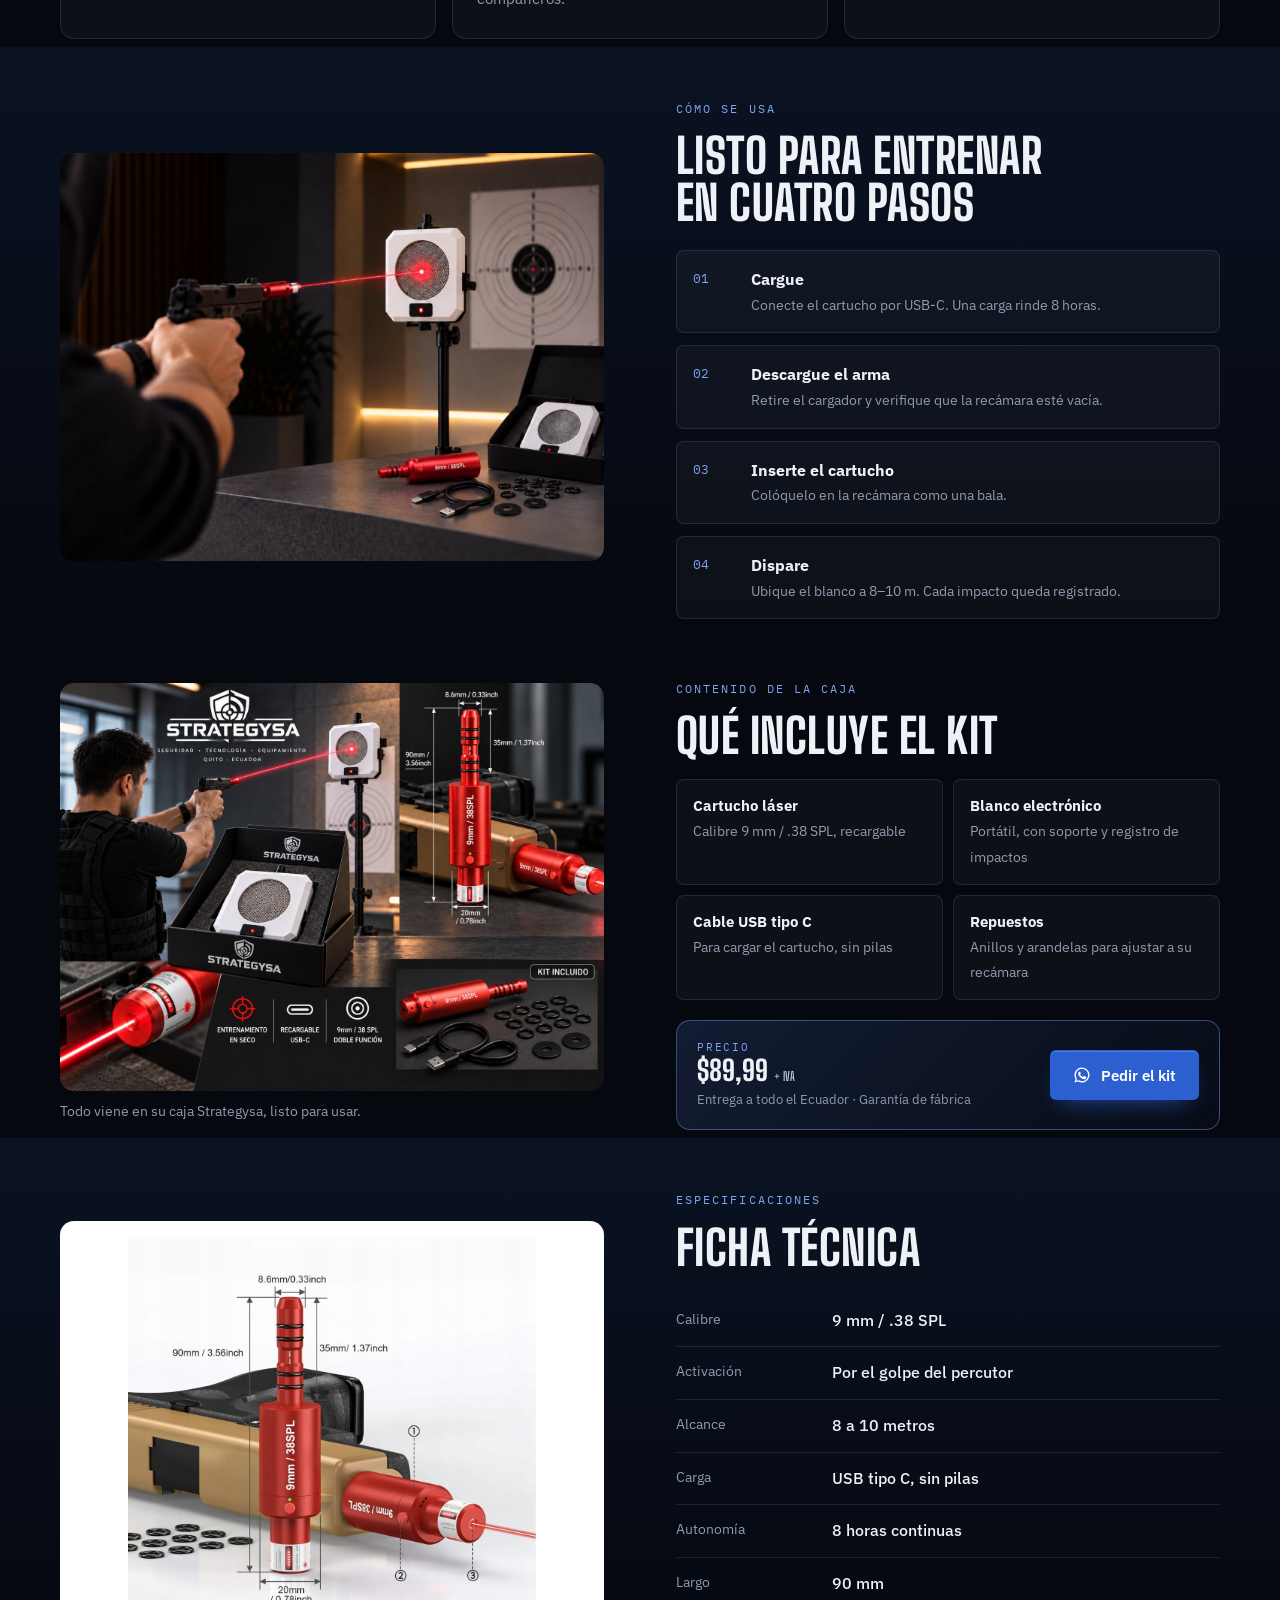
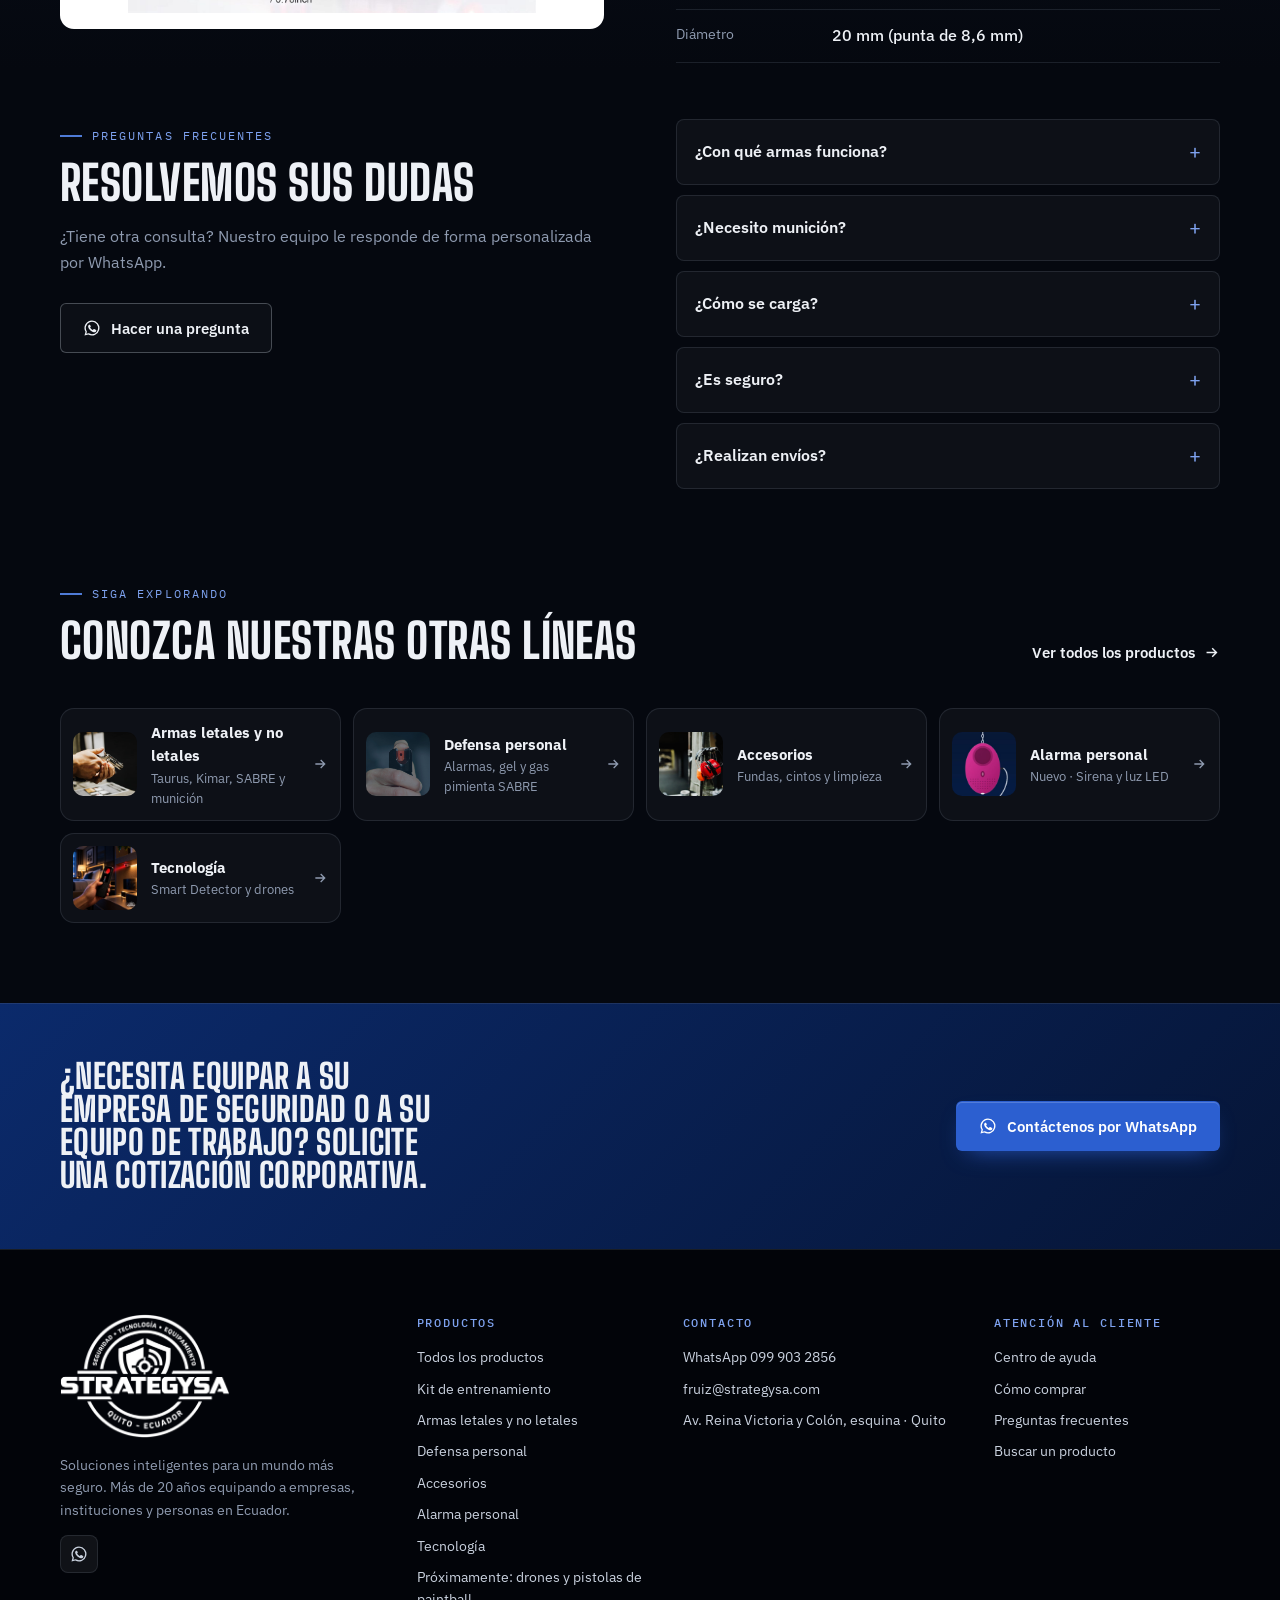
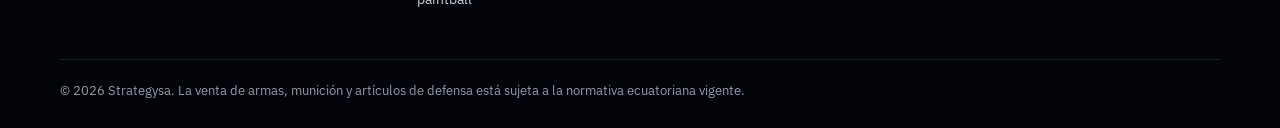
<file: kit-entrenamiento.html>
<!doctype html>
<html lang="es-EC">
<head>
<meta charset="utf-8">
<meta name="viewport" content="width=device-width, initial-scale=1, viewport-fit=cover">
<title>Kit de práctica de tiro sin munición (láser 9 mm / .38) en Ecuador | Strategysa</title>
<meta name="description" content="Entrene tiro en seco con su propia arma: cartucho láser 9 mm / .38 SPL y blanco electrónico. $89,99 + IVA. Envíos a todo el Ecuador desde Quito.">
<!--seo-->
<link rel="canonical" href="https://strategysa.github.io/kit-entrenamiento.html">
<meta name="robots" content="index, follow">
<meta property="og:type" content="website">
<meta property="og:site_name" content="Strategysa">
<meta property="og:locale" content="es_EC">
<meta property="og:title" content="Kit de práctica de tiro sin munición (láser 9 mm / .38) en Ecuador | Strategysa">
<meta property="og:description" content="Entrene tiro en seco con su propia arma: cartucho láser 9 mm / .38 SPL y blanco electrónico. $89,99 + IVA. Envíos a todo el Ecuador desde Quito.">
<meta property="og:url" content="https://strategysa.github.io/kit-entrenamiento.html">
<meta property="og:image" content="https://strategysa.github.io/img/kit-marca-escena.jpg">
<meta name="twitter:card" content="summary_large_image">
<script type="application/ld+json">{"@context": "https://schema.org", "@type": "Product", "name": "Kit de práctica de tiro sin munición", "image": "https://strategysa.github.io/img/kit-producto.jpg", "description": "Cartucho láser 9 mm / .38 SPL y blanco electrónico para entrenar tiro en seco.", "brand": {"@type": "Brand", "name": "Strategysa"}, "offers": {"@type": "Offer", "url": "https://strategysa.github.io/kit-entrenamiento.html", "priceCurrency": "USD", "price": "89.99", "availability": "https://schema.org/InStock", "seller": {"@type": "Organization", "name": "Strategysa"}}}</script>
<!--/seo-->
<link rel="icon" href="img/emblema.svg" type="image/svg+xml">
<link rel="preconnect" href="https://fonts.googleapis.com">
<link rel="preconnect" href="https://fonts.gstatic.com" crossorigin>
<link rel="stylesheet" href="https://fonts.googleapis.com/css2?family=Big+Shoulders+Display:wght@700;800;900&family=IBM+Plex+Mono:wght@500&family=IBM+Plex+Sans:wght@400;500;600&display=swap">
<link rel="stylesheet" href="styles.css">
</head>
<body>
<div class="topbar"><div class="wrap">
  <span><b>Atención personalizada</b> · Av. Reina Victoria y Colón, Quito · Envíos a todo el Ecuador</span>
  <span class="tb-right"><a class="tb-wa" href="https://wa.me/593999032856?text=Hola%20Strategysa%2C%20quisiera%20informaci%C3%B3n%20sobre%20sus%20productos." target="_blank" rel="noopener"><svg viewBox="0 0 24 24" fill="currentColor" aria-hidden="true"><path d="M12 2a10 10 0 0 0-8.6 15.1L2 22l5-1.3A10 10 0 1 0 12 2Zm0 18.2a8.2 8.2 0 0 1-4.2-1.1l-.3-.2-3 .8.8-2.9-.2-.3A8.2 8.2 0 1 1 12 20.2Zm4.5-6.1c-.2-.1-1.5-.7-1.7-.8s-.4-.1-.6.1-.7.8-.8 1-.3.2-.5.1a6.7 6.7 0 0 1-3.3-2.9c-.3-.4.3-.4.7-1.3a.5.5 0 0 0 0-.5l-.8-1.8c-.2-.5-.4-.4-.6-.4h-.5a1 1 0 0 0-.7.3 3 3 0 0 0-.9 2.2 5.2 5.2 0 0 0 1.1 2.8 11.9 11.9 0 0 0 4.6 4c1.7.7 2.3.8 3.2.7a2.7 2.7 0 0 0 1.8-1.3 2.2 2.2 0 0 0 .2-1.3c-.1-.1-.3-.2-.5-.3Z"/></svg>Contáctenos por WhatsApp</a><ul class="social mini"><li><a href="https://wa.me/593999032856" target="_blank" rel="noopener" aria-label="WhatsApp"><svg viewBox="0 0 24 24" fill="currentColor" aria-hidden="true"><path d="M12 2a10 10 0 0 0-8.6 15.1L2 22l5-1.3A10 10 0 1 0 12 2Zm0 18.2a8.2 8.2 0 0 1-4.2-1.1l-.3-.2-3 .8.8-2.9-.2-.3A8.2 8.2 0 1 1 12 20.2Zm4.5-6.1c-.2-.1-1.5-.7-1.7-.8s-.4-.1-.6.1-.7.8-.8 1-.3.2-.5.1a6.7 6.7 0 0 1-3.3-2.9c-.3-.4.3-.4.7-1.3a.5.5 0 0 0 0-.5l-.8-1.8c-.2-.5-.4-.4-.6-.4h-.5a1 1 0 0 0-.7.3 3 3 0 0 0-.9 2.2 5.2 5.2 0 0 0 1.1 2.8 11.9 11.9 0 0 0 4.6 4c1.7.7 2.3.8 3.2.7a2.7 2.7 0 0 0 1.8-1.3 2.2 2.2 0 0 0 .2-1.3c-.1-.1-.3-.2-.5-.3Z"/></svg><span>WhatsApp</span></a></li></ul></span>
</div></div>
<header class="nav"><div class="wrap">
  <a class="brand" href="index.html" aria-label="Strategysa, inicio"><img src="img/emblema.svg" alt="Strategysa" width="42" height="47"></a>
  <ul class="menu" id="menu">
    <li><a href="index.html">Inicio</a></li>
    <li class="has-mega on"><button class="mega-btn" type="button" aria-expanded="false" aria-controls="mega">Productos<svg viewBox="0 0 24 24" fill="none" stroke="currentColor" stroke-width="2" aria-hidden="true"><path d="m6 9 6 6 6-6"/></svg></button>
      <div class="mega" id="mega"><ul><li><a href="kit-entrenamiento.html" aria-current="page"><img src="img/kit-marca-escena.jpg" alt="" loading="lazy"><span><b>Kit de entrenamiento</b><small>Tiro en seco con su propia arma</small></span></a></li><li><a href="armas.html"><img src="img/fotos/revolver-manos.jpg" alt="" loading="lazy"><span><b>Armas letales y no letales</b><small>Taurus, Kimar, SABRE y munición</small></span></a></li><li><a href="defensa-personal.html"><img src="img/fotos/gas-pimienta.jpg" alt="" loading="lazy"><span><b>Defensa personal</b><small>Alarmas, gel y gas pimienta SABRE</small></span></a></li><li><a href="accesorios.html"><img src="img/fotos/orejeras.jpg" alt="" loading="lazy"><span><b>Accesorios</b><small>Fundas, cintos y limpieza</small></span></a></li><li><a href="alarma-personal.html"><img src="img/alarma/pg/c-fucsia.jpg" alt="" loading="lazy"><span><b>Alarma personal</b><small>Nuevo · Sirena y luz LED</small></span></a></li><li><a href="tecnologia.html"><img src="img/det-escena.jpg" alt="" loading="lazy"><span><b>Tecnología</b><small>Smart Detector y drones</small></span></a></li></ul><a class="mega-all" href="productos.html">Ver todos los productos <svg viewBox="0 0 24 24" fill="none" stroke="currentColor" stroke-width="2" aria-hidden="true"><path d="M5 12h14M13 6l6 6-6 6"/></svg></a></div></li>
    <li><a href="kit-entrenamiento.html" aria-current="page">Kit de tiro</a></li>
    <li><a href="index.html#preguntas">Ayuda</a></li>
    <li><a href="index.html#nosotros">Nosotros</a></li>
    <li><a href="index.html#contacto">Contacto</a></li>
  </ul>
  <button class="nav-search" type="button" data-search aria-label="Buscar productos"><svg viewBox="0 0 24 24" fill="none" stroke="currentColor" stroke-width="2" aria-hidden="true"><circle cx="11" cy="11" r="7"/><path d="m20 20-3.5-3.5"/></svg><span>Buscar productos</span><kbd>/</kbd></button>
  <a class="btn btn-solid nav-cta" href="https://wa.me/593999032856?text=Hola%20Strategysa%2C%20quisiera%20informaci%C3%B3n%20sobre%20sus%20productos." target="_blank" rel="noopener"><svg viewBox="0 0 24 24" fill="currentColor" aria-hidden="true"><path d="M12 2a10 10 0 0 0-8.6 15.1L2 22l5-1.3A10 10 0 1 0 12 2Zm0 18.2a8.2 8.2 0 0 1-4.2-1.1l-.3-.2-3 .8.8-2.9-.2-.3A8.2 8.2 0 1 1 12 20.2Zm4.5-6.1c-.2-.1-1.5-.7-1.7-.8s-.4-.1-.6.1-.7.8-.8 1-.3.2-.5.1a6.7 6.7 0 0 1-3.3-2.9c-.3-.4.3-.4.7-1.3a.5.5 0 0 0 0-.5l-.8-1.8c-.2-.5-.4-.4-.6-.4h-.5a1 1 0 0 0-.7.3 3 3 0 0 0-.9 2.2 5.2 5.2 0 0 0 1.1 2.8 11.9 11.9 0 0 0 4.6 4c1.7.7 2.3.8 3.2.7a2.7 2.7 0 0 0 1.8-1.3 2.2 2.2 0 0 0 .2-1.3c-.1-.1-.3-.2-.5-.3Z"/></svg>Contáctenos</a>
  <button class="burger" id="burger" aria-label="Abrir menú" aria-expanded="false" aria-controls="menu"><svg viewBox="0 0 24 24" fill="none" stroke="currentColor" stroke-width="2"><path d="M3 6h18M3 12h18M3 18h18"/></svg></button>
</div></header>
<main>
<section class="kit-hero"><div class="wrap kh-grid kh-video">
  <div>
    <nav class="crumbs" aria-label="Ruta"><a href="index.html">Inicio</a><span>/</span>Kit de entrenamiento</nav>
    <span class="eyebrow">Producto destacado</span>
    <h1>Kit de práctica de tiro <span>sin munición</span></h1>
    <p class="lead">Mejore su precisión y su reacción entrenando con su propia arma, en casa, en la oficina o en el polígono. Un sistema profesional de tiro en seco, sin gastar munición y sin riesgos.</p>
    <ul class="kfacts"><li><b>9 mm / .38</b>pistola o revólver</li><li><b>Sin munición</b>tiro en seco</li><li><b>8 h</b>por carga USB-C</li></ul>
    <div class="actions">
      <a class="btn btn-solid" target="_blank" rel="noopener" href="https://wa.me/593999032856?text=Hola%20Strategysa%2C%20quisiera%20el%20kit%20de%20pr%C3%A1ctica%20de%20tiro%20sin%20munici%C3%B3n."><svg viewBox="0 0 24 24" fill="currentColor" aria-hidden="true"><path d="M12 2a10 10 0 0 0-8.6 15.1L2 22l5-1.3A10 10 0 1 0 12 2Zm0 18.2a8.2 8.2 0 0 1-4.2-1.1l-.3-.2-3 .8.8-2.9-.2-.3A8.2 8.2 0 1 1 12 20.2Zm4.5-6.1c-.2-.1-1.5-.7-1.7-.8s-.4-.1-.6.1-.7.8-.8 1-.3.2-.5.1a6.7 6.7 0 0 1-3.3-2.9c-.3-.4.3-.4.7-1.3a.5.5 0 0 0 0-.5l-.8-1.8c-.2-.5-.4-.4-.6-.4h-.5a1 1 0 0 0-.7.3 3 3 0 0 0-.9 2.2 5.2 5.2 0 0 0 1.1 2.8 11.9 11.9 0 0 0 4.6 4c1.7.7 2.3.8 3.2.7a2.7 2.7 0 0 0 1.8-1.3 2.2 2.2 0 0 0 .2-1.3c-.1-.1-.3-.2-.5-.3Z"/></svg>Pedir el kit</a>
      <a class="btn btn-ghost" href="#como">Cómo funciona</a>
    </div>
  </div>
  <div class="kit-video"><video src="img/kit-tiro.mp4" poster="img/kit-tiro-poster.jpg" controls playsinline muted loop autoplay preload="metadata"></video></div>
</div></section>
<nav class="subnav" aria-label="Secciones"><div class="wrap"><div class="sublinks"><a href="#beneficios">Beneficios</a><a href="#como">Cómo se usa</a><a href="#incluye">Qué incluye</a><a href="#ficha">Ficha técnica</a><a href="#faq">Preguntas</a><a class="sub-cta" target="_blank" rel="noopener" href="https://wa.me/593999032856?text=Hola%20Strategysa%2C%20quisiera%20el%20kit%20de%20pr%C3%A1ctica%20de%20tiro%20sin%20munici%C3%B3n.">Pedir el kit</a></div></div></nav>
<section class="section group" id="beneficios"><div class="wrap">
  <div class="shead"><div><span class="eyebrow">Beneficios</span><h2>Por qué entrenar con su propia arma</h2><p>La destreza se pierde si no se practica. Con este kit usted entrena a diario con la misma arma que utiliza en servicio o para su defensa personal.</p></div></div>
  <ul class="feats three"><li><svg viewBox="0 0 24 24" fill="none" stroke="currentColor" stroke-width="1.6" aria-hidden="true"><circle cx="12" cy="9" r="6"/><path d="m9 14-2 8 5-3 5 3-2-8"/></svg><h3>Dominio de su propia arma</h3><p>Cada arma tiene su gatillo, su peso y su mira. Entrenar con la suya genera confianza real cuando más importa.</p></li><li><svg viewBox="0 0 24 24" fill="none" stroke="currentColor" stroke-width="1.6" aria-hidden="true"><path d="M12 3 4 6v6c0 5 3.5 8 8 9 4.5-1 8-4 8-9V6l-8-3Z"/><path d="m8.5 12 2.5 2.5 4.5-5"/></svg><h3>Memoria muscular</h3><p>El tiro en seco perfecciona agarre, postura y control del gatillo, los fundamentos que fallan bajo presión.</p></li><li><svg viewBox="0 0 24 24" fill="none" stroke="currentColor" stroke-width="1.6" aria-hidden="true"><path d="M4 5h16v11H9l-5 4z"/><path d="M8 10h8M8 13h5"/></svg><h3>Entrenamiento constante</h3><p>Diez minutos al día en casa u oficina, sin traslados ni reservas de polígono.</p></li><li><svg viewBox="0 0 24 24" fill="none" stroke="currentColor" stroke-width="1.6" aria-hidden="true"><rect x="2" y="6" width="20" height="12" rx="2"/><circle cx="12" cy="12" r="3"/></svg><h3>Ahorro inmediato</h3><p>Cada disparo de práctica no tiene costo. La inversión se recupera en pocas sesiones.</p></li><li><svg viewBox="0 0 24 24" fill="none" stroke="currentColor" stroke-width="1.6" aria-hidden="true"><circle cx="12" cy="12" r="9"/><path d="m8 12 3 3 5-6"/></svg><h3>Seguridad total</h3><p>Sin munición real ni retroceso. Puede entrenar con tranquilidad cerca de su familia o compañeros.</p></li><li><svg viewBox="0 0 24 24" fill="none" stroke="currentColor" stroke-width="1.6" aria-hidden="true"><circle cx="12" cy="12" r="9"/><circle cx="12" cy="12" r="5"/><circle cx="12" cy="12" r="1.5" fill="currentColor"/></svg><h3>Resultados medibles</h3><p>El blanco electrónico registra cada impacto para que compruebe su progreso.</p></li></ul>
</div></section>
<section class="section alt group" id="como"><div class="wrap two center">
  <img class="rounded" src="img/kit-marca-escena.jpg" alt="Tirador practicando con el kit Strategysa" loading="lazy">
  <div>
    <span class="eyebrow">Cómo se usa</span>
    <h2>Listo para entrenar en cuatro pasos</h2>
    <ol class="steps4"><li><span>01</span><b>Cargue</b><p>Conecte el cartucho por USB-C. Una carga rinde 8 horas.</p></li><li><span>02</span><b>Descargue el arma</b><p>Retire el cargador y verifique que la recámara esté vacía.</p></li><li><span>03</span><b>Inserte el cartucho</b><p>Colóquelo en la recámara como una bala.</p></li><li><span>04</span><b>Dispare</b><p>Ubique el blanco a 8–10 m. Cada impacto queda registrado.</p></li></ol>
  </div>
</div></section>
<section class="section group" id="incluye"><div class="wrap two center">
  <figure class="incl-fig"><img class="rounded" src="img/kit-marca-collage.jpg" alt="Kit de entrenamiento Strategysa: cartucho láser, blanco electrónico en su caja, cable USB-C y repuestos" loading="lazy"><figcaption>Todo viene en su caja Strategysa, listo para usar.</figcaption></figure>
  <div>
    <span class="eyebrow">Contenido de la caja</span>
    <h2>Qué incluye el kit</h2>
    <ul class="incl-list">
      <li><b>Cartucho láser</b><span>Calibre 9 mm / .38 SPL, recargable</span></li>
      <li><b>Blanco electrónico</b><span>Portátil, con soporte y registro de impactos</span></li>
      <li><b>Cable USB tipo C</b><span>Para cargar el cartucho, sin pilas</span></li>
      <li><b>Repuestos</b><span>Anillos y arandelas para ajustar a su recámara</span></li>
    </ul>
    <div class="buybox"><div><span>Precio</span><b>$89,99 <small>+ IVA</small></b><small>Entrega a todo el Ecuador · Garantía de fábrica</small></div>
      <a class="btn btn-solid" target="_blank" rel="noopener" href="https://wa.me/593999032856?text=Hola%20Strategysa%2C%20quisiera%20pedir%20el%20kit%20de%20pr%C3%A1ctica%20de%20tiro%20sin%20munici%C3%B3n."><svg viewBox="0 0 24 24" fill="currentColor" aria-hidden="true"><path d="M12 2a10 10 0 0 0-8.6 15.1L2 22l5-1.3A10 10 0 1 0 12 2Zm0 18.2a8.2 8.2 0 0 1-4.2-1.1l-.3-.2-3 .8.8-2.9-.2-.3A8.2 8.2 0 1 1 12 20.2Zm4.5-6.1c-.2-.1-1.5-.7-1.7-.8s-.4-.1-.6.1-.7.8-.8 1-.3.2-.5.1a6.7 6.7 0 0 1-3.3-2.9c-.3-.4.3-.4.7-1.3a.5.5 0 0 0 0-.5l-.8-1.8c-.2-.5-.4-.4-.6-.4h-.5a1 1 0 0 0-.7.3 3 3 0 0 0-.9 2.2 5.2 5.2 0 0 0 1.1 2.8 11.9 11.9 0 0 0 4.6 4c1.7.7 2.3.8 3.2.7a2.7 2.7 0 0 0 1.8-1.3 2.2 2.2 0 0 0 .2-1.3c-.1-.1-.3-.2-.5-.3Z"/></svg>Pedir el kit</a></div>
  </div>
</div></section>
<section class="section alt group" id="ficha"><div class="wrap two center">
  <img class="rounded white contain" src="img/kit-dimensiones.jpg" alt="Medidas del cartucho láser: 90 mm de largo y 20 mm de diámetro" loading="lazy">
  <div>
    <span class="eyebrow">Especificaciones</span>
    <h2>Ficha técnica</h2>
    <dl class="specs">
      <div><dt>Calibre</dt><dd>9 mm / .38 SPL</dd></div>
      <div><dt>Activación</dt><dd>Por el golpe del percutor</dd></div>
      <div><dt>Alcance</dt><dd>8 a 10 metros</dd></div>
      <div><dt>Carga</dt><dd>USB tipo C, sin pilas</dd></div>
      <div><dt>Autonomía</dt><dd>8 horas continuas</dd></div>
      <div><dt>Largo</dt><dd>90 mm</dd></div>
      <div><dt>Diámetro</dt><dd>20 mm (punta de 8,6 mm)</dd></div>
    </dl>
  </div>
</div></section>
<section class="section group" id="faq"><div class="wrap two">
  <div><span class="eyebrow">Preguntas frecuentes</span><h2>Resolvemos sus dudas</h2><p class="muted">¿Tiene otra consulta? Nuestro equipo le responde de forma personalizada por WhatsApp.</p>
  <div class="actions"><a class="btn btn-ghost" target="_blank" rel="noopener" href="https://wa.me/593999032856?text=Hola%20Strategysa%2C%20tengo%20una%20pregunta%20sobre%20el%20kit%20de%20tiro."><svg viewBox="0 0 24 24" fill="currentColor" aria-hidden="true"><path d="M12 2a10 10 0 0 0-8.6 15.1L2 22l5-1.3A10 10 0 1 0 12 2Zm0 18.2a8.2 8.2 0 0 1-4.2-1.1l-.3-.2-3 .8.8-2.9-.2-.3A8.2 8.2 0 1 1 12 20.2Zm4.5-6.1c-.2-.1-1.5-.7-1.7-.8s-.4-.1-.6.1-.7.8-.8 1-.3.2-.5.1a6.7 6.7 0 0 1-3.3-2.9c-.3-.4.3-.4.7-1.3a.5.5 0 0 0 0-.5l-.8-1.8c-.2-.5-.4-.4-.6-.4h-.5a1 1 0 0 0-.7.3 3 3 0 0 0-.9 2.2 5.2 5.2 0 0 0 1.1 2.8 11.9 11.9 0 0 0 4.6 4c1.7.7 2.3.8 3.2.7a2.7 2.7 0 0 0 1.8-1.3 2.2 2.2 0 0 0 .2-1.3c-.1-.1-.3-.2-.5-.3Z"/></svg>Hacer una pregunta</a></div></div>
  <div class="faqs"><details class="faq"><summary>¿Con qué armas funciona?</summary><p>Con pistolas y revólveres calibre 9 mm y .38 SPL. El cartucho incluye anillos para ajustarlo a la recámara.</p></details><details class="faq"><summary>¿Necesito munición?</summary><p>No. El cartucho láser se activa con el golpe del percutor; no utiliza pólvora ni proyectiles.</p></details><details class="faq"><summary>¿Cómo se carga?</summary><p>Por USB tipo C, sin pilas. Una carga rinde unas 8 horas de práctica continua.</p></details><details class="faq"><summary>¿Es seguro?</summary><p>Sí, siempre que verifique que el arma esté descargada antes de insertar el cartucho. No apunte el láser a los ojos.</p></details><details class="faq"><summary>¿Realizan envíos?</summary><p>Sí, realizamos envíos seguros a todo el Ecuador. Escríbanos por WhatsApp para coordinar la entrega.</p></details></div>
</div></section><section class="section others"><div class="wrap"><div class="shead"><div><span class="eyebrow">Siga explorando</span><h2>Conozca nuestras otras líneas</h2></div><a class="link" href="productos.html">Ver todos los productos <svg viewBox="0 0 24 24" fill="none" stroke="currentColor" stroke-width="2" aria-hidden="true"><path d="M5 12h14M13 6l6 6-6 6"/></svg></a></div><div class="olines"><a class="oline" href="armas.html"><img src="img/fotos/revolver-manos.jpg" alt="" loading="lazy"><span><b>Armas letales y no letales</b><small>Taurus, Kimar, SABRE y munición</small></span><svg viewBox="0 0 24 24" fill="none" stroke="currentColor" stroke-width="2" aria-hidden="true"><path d="M5 12h14M13 6l6 6-6 6"/></svg></a><a class="oline" href="defensa-personal.html"><img src="img/fotos/gas-pimienta.jpg" alt="" loading="lazy"><span><b>Defensa personal</b><small>Alarmas, gel y gas pimienta SABRE</small></span><svg viewBox="0 0 24 24" fill="none" stroke="currentColor" stroke-width="2" aria-hidden="true"><path d="M5 12h14M13 6l6 6-6 6"/></svg></a><a class="oline" href="accesorios.html"><img src="img/fotos/orejeras.jpg" alt="" loading="lazy"><span><b>Accesorios</b><small>Fundas, cintos y limpieza</small></span><svg viewBox="0 0 24 24" fill="none" stroke="currentColor" stroke-width="2" aria-hidden="true"><path d="M5 12h14M13 6l6 6-6 6"/></svg></a><a class="oline" href="alarma-personal.html"><img src="img/alarma/pg/c-fucsia.jpg" alt="" loading="lazy"><span><b>Alarma personal</b><small>Nuevo · Sirena y luz LED</small></span><svg viewBox="0 0 24 24" fill="none" stroke="currentColor" stroke-width="2" aria-hidden="true"><path d="M5 12h14M13 6l6 6-6 6"/></svg></a><a class="oline" href="tecnologia.html"><img src="img/det-escena.jpg" alt="" loading="lazy"><span><b>Tecnología</b><small>Smart Detector y drones</small></span><svg viewBox="0 0 24 24" fill="none" stroke="currentColor" stroke-width="2" aria-hidden="true"><path d="M5 12h14M13 6l6 6-6 6"/></svg></a></div></div></section><section class="cta"><div class="wrap">
  <h2>¿Necesita equipar a su empresa de seguridad o a su equipo de trabajo? Solicite una cotización corporativa.</h2>
  <a class="btn btn-solid" href="https://wa.me/593999032856?text=Hola%20Strategysa%2C%20necesito%20asesor%C3%ADa." target="_blank" rel="noopener"><svg viewBox="0 0 24 24" fill="currentColor" aria-hidden="true"><path d="M12 2a10 10 0 0 0-8.6 15.1L2 22l5-1.3A10 10 0 1 0 12 2Zm0 18.2a8.2 8.2 0 0 1-4.2-1.1l-.3-.2-3 .8.8-2.9-.2-.3A8.2 8.2 0 1 1 12 20.2Zm4.5-6.1c-.2-.1-1.5-.7-1.7-.8s-.4-.1-.6.1-.7.8-.8 1-.3.2-.5.1a6.7 6.7 0 0 1-3.3-2.9c-.3-.4.3-.4.7-1.3a.5.5 0 0 0 0-.5l-.8-1.8c-.2-.5-.4-.4-.6-.4h-.5a1 1 0 0 0-.7.3 3 3 0 0 0-.9 2.2 5.2 5.2 0 0 0 1.1 2.8 11.9 11.9 0 0 0 4.6 4c1.7.7 2.3.8 3.2.7a2.7 2.7 0 0 0 1.8-1.3 2.2 2.2 0 0 0 .2-1.3c-.1-.1-.3-.2-.5-.3Z"/></svg>Contáctenos por WhatsApp</a>
</div></section>
</main>
<footer class="foot"><div class="wrap">
  <div class="foot-grid">
    <div class="foot-brand"><img src="img/logo-blanco.png" alt="Strategysa" width="200" height="145"><p>Soluciones inteligentes para un mundo más seguro. Más de 20 años equipando a empresas, instituciones y personas en Ecuador.</p><ul class="social"><li><a href="https://wa.me/593999032856" target="_blank" rel="noopener" aria-label="WhatsApp"><svg viewBox="0 0 24 24" fill="currentColor" aria-hidden="true"><path d="M12 2a10 10 0 0 0-8.6 15.1L2 22l5-1.3A10 10 0 1 0 12 2Zm0 18.2a8.2 8.2 0 0 1-4.2-1.1l-.3-.2-3 .8.8-2.9-.2-.3A8.2 8.2 0 1 1 12 20.2Zm4.5-6.1c-.2-.1-1.5-.7-1.7-.8s-.4-.1-.6.1-.7.8-.8 1-.3.2-.5.1a6.7 6.7 0 0 1-3.3-2.9c-.3-.4.3-.4.7-1.3a.5.5 0 0 0 0-.5l-.8-1.8c-.2-.5-.4-.4-.6-.4h-.5a1 1 0 0 0-.7.3 3 3 0 0 0-.9 2.2 5.2 5.2 0 0 0 1.1 2.8 11.9 11.9 0 0 0 4.6 4c1.7.7 2.3.8 3.2.7a2.7 2.7 0 0 0 1.8-1.3 2.2 2.2 0 0 0 .2-1.3c-.1-.1-.3-.2-.5-.3Z"/></svg><span>WhatsApp</span></a></li></ul></div>
    <div><h4>Productos</h4><ul><li><a href="productos.html">Todos los productos</a></li><li><a href="kit-entrenamiento.html">Kit de entrenamiento</a></li><li><a href="armas.html">Armas letales y no letales</a></li><li><a href="defensa-personal.html">Defensa personal</a></li><li><a href="accesorios.html">Accesorios</a></li><li><a href="alarma-personal.html">Alarma personal</a></li><li><a href="tecnologia.html">Tecnología</a></li><li><a href="index.html#proximamente">Próximamente: drones y pistolas de paintball</a></li></ul></div>
    <div><h4>Contacto</h4><ul>
      <li>WhatsApp <a href="https://wa.me/593999032856" target="_blank" rel="noopener">099 903 2856</a></li>
            <li><a href="mailto:fruiz@strategysa.com">fruiz@strategysa.com</a></li>
      <li>Av. Reina Victoria y Colón, esquina · Quito</li></ul></div>
    <div><h4>Atención al cliente</h4><ul><li><button class="linkbtn" type="button" data-help>Centro de ayuda</button></li><li><a href="index.html#comprar">Cómo comprar</a></li><li><a href="index.html#preguntas">Preguntas frecuentes</a></li><li><button class="linkbtn" type="button" data-search>Buscar un producto</button></li></ul></div>
  </div>
  <p class="foot-legal">© <span class="yr">2026</span> Strategysa. La venta de armas, munición y artículos de defensa está sujeta a la normativa ecuatoriana vigente.</p>
</div></footer>
<div class="helpw" id="helpw">
  <div class="helpw-panel" id="helpw-panel" role="dialog" aria-label="Centro de ayuda" hidden>
    <div class="helpw-head"><div><b>¿En qué podemos ayudarle?</b><span>Encuentre lo que necesita en segundos.</span></div><button type="button" class="helpw-x" data-help aria-label="Cerrar">×</button></div>
    <button class="helpw-search" type="button" data-search><svg viewBox="0 0 24 24" fill="none" stroke="currentColor" stroke-width="2" aria-hidden="true"><circle cx="11" cy="11" r="7"/><path d="m20 20-3.5-3.5"/></svg><span>Buscar producto, marca o calibre</span></button>
    <ul class="helpw-needs"><li><a href="kit-entrenamiento.html"><svg viewBox="0 0 24 24" fill="none" stroke="currentColor" stroke-width="1.6" aria-hidden="true"><circle cx="12" cy="12" r="9"/><circle cx="12" cy="12" r="5"/><circle cx="12" cy="12" r="1.5" fill="currentColor"/></svg><span><b>Practicar tiro sin munición</b><small>Kit láser para su propia arma</small></span></a></li><li><a href="armas.html#letales"><svg viewBox="0 0 24 24" fill="none" stroke="currentColor" stroke-width="1.6" aria-hidden="true"><path d="M12 3 4 6v6c0 5 3.5 8 8 9 4.5-1 8-4 8-9V6l-8-3Z"/><path d="m8.5 12 2.5 2.5 4.5-5"/></svg><span><b>Comprar un arma</b><small>Pistolas y revólveres Taurus</small></span></a></li><li><a href="defensa-personal.html#pimienta"><svg viewBox="0 0 24 24" fill="none" stroke="currentColor" stroke-width="1.6" aria-hidden="true"><circle cx="12" cy="12" r="9"/><path d="m8 12 3 3 5-6"/></svg><span><b>Defensa personal</b><small>Gel y gas pimienta SABRE</small></span></a></li><li><a href="alarma-personal.html"><svg viewBox="0 0 24 24" fill="none" stroke="currentColor" stroke-width="1.6" aria-hidden="true"><path d="M4 5h16v11H9l-5 4z"/><path d="M8 10h8M8 13h5"/></svg><span><b>Alarma personal</b><small>Nuevo · 6 colores</small></span></a></li><li><a href="tecnologia.html"><svg viewBox="0 0 24 24" fill="none" stroke="currentColor" stroke-width="1.6" aria-hidden="true"><circle cx="12" cy="9" r="6"/><path d="m9 14-2 8 5-3 5 3-2-8"/></svg><span><b>Detectar cámaras ocultas</b><small>Smart Detector</small></span></a></li><li><a href="index.html#contacto"><svg viewBox="0 0 24 24" fill="none" stroke="currentColor" stroke-width="1.6" aria-hidden="true"><path d="M3 10 12 4l9 6M5 10v8M9.5 10v8M14.5 10v8M19 10v8M3 20h18"/></svg><span><b>Cotización para empresas</b><small>Atención corporativa</small></span></a></li></ul>
    <a class="helpw-faq" href="index.html#preguntas">Preguntas frecuentes · Cómo comprar <svg viewBox="0 0 24 24" fill="none" stroke="currentColor" stroke-width="2" aria-hidden="true"><path d="M5 12h14M13 6l6 6-6 6"/></svg></a>
    <a class="btn btn-solid helpw-wa" href="https://wa.me/593999032856?text=Hola%20Strategysa%2C%20necesito%20ayuda." target="_blank" rel="noopener"><svg viewBox="0 0 24 24" fill="currentColor" aria-hidden="true"><path d="M12 2a10 10 0 0 0-8.6 15.1L2 22l5-1.3A10 10 0 1 0 12 2Zm0 18.2a8.2 8.2 0 0 1-4.2-1.1l-.3-.2-3 .8.8-2.9-.2-.3A8.2 8.2 0 1 1 12 20.2Zm4.5-6.1c-.2-.1-1.5-.7-1.7-.8s-.4-.1-.6.1-.7.8-.8 1-.3.2-.5.1a6.7 6.7 0 0 1-3.3-2.9c-.3-.4.3-.4.7-1.3a.5.5 0 0 0 0-.5l-.8-1.8c-.2-.5-.4-.4-.6-.4h-.5a1 1 0 0 0-.7.3 3 3 0 0 0-.9 2.2 5.2 5.2 0 0 0 1.1 2.8 11.9 11.9 0 0 0 4.6 4c1.7.7 2.3.8 3.2.7a2.7 2.7 0 0 0 1.8-1.3 2.2 2.2 0 0 0 .2-1.3c-.1-.1-.3-.2-.5-.3Z"/></svg>Hablar con un asesor</a>
  </div>
  <button class="helpw-btn" type="button" data-help aria-expanded="false" aria-controls="helpw-panel"><svg viewBox="0 0 24 24" fill="none" stroke="currentColor" stroke-width="2" aria-hidden="true"><circle cx="12" cy="12" r="9"/><path d="M9.5 9.5a2.5 2.5 0 1 1 3.5 2.3c-.6.3-1 .9-1 1.6v.3M12 17h.01"/></svg><span>¿Necesita ayuda?</span></button>
</div>
<a class="wa-float" href="https://wa.me/593999032856?text=Hola%20Strategysa%2C%20quisiera%20informaci%C3%B3n%20sobre%20sus%20productos." target="_blank" rel="noopener" aria-label="Escribir por WhatsApp"><svg viewBox="0 0 24 24" fill="currentColor" aria-hidden="true"><path d="M12 2a10 10 0 0 0-8.6 15.1L2 22l5-1.3A10 10 0 1 0 12 2Zm0 18.2a8.2 8.2 0 0 1-4.2-1.1l-.3-.2-3 .8.8-2.9-.2-.3A8.2 8.2 0 1 1 12 20.2Zm4.5-6.1c-.2-.1-1.5-.7-1.7-.8s-.4-.1-.6.1-.7.8-.8 1-.3.2-.5.1a6.7 6.7 0 0 1-3.3-2.9c-.3-.4.3-.4.7-1.3a.5.5 0 0 0 0-.5l-.8-1.8c-.2-.5-.4-.4-.6-.4h-.5a1 1 0 0 0-.7.3 3 3 0 0 0-.9 2.2 5.2 5.2 0 0 0 1.1 2.8 11.9 11.9 0 0 0 4.6 4c1.7.7 2.3.8 3.2.7a2.7 2.7 0 0 0 1.8-1.3 2.2 2.2 0 0 0 .2-1.3c-.1-.1-.3-.2-.5-.3Z"/></svg></a>
<div class="srch" id="srch" hidden role="dialog" aria-modal="true" aria-label="Buscar en Strategysa">
  <div class="srch-back" data-close></div>
  <div class="srch-box">
    <div class="srch-field"><svg viewBox="0 0 24 24" fill="none" stroke="currentColor" stroke-width="2" aria-hidden="true"><circle cx="11" cy="11" r="7"/><path d="m20 20-3.5-3.5"/></svg><input id="srch-q" type="search" placeholder="¿Qué está buscando? Ej.: gas pimienta, Taurus 9 mm, kit…" autocomplete="off" aria-controls="srch-list"><button type="button" class="srch-x" data-close aria-label="Cerrar">Esc</button></div>
    <div class="srch-body" id="srch-list" role="listbox"></div>
    <div class="srch-foot">¿No encuentra lo que busca? <a id="srch-wa" href="https://wa.me/593999032856?text=Hola%20Strategysa%2C%20estoy%20buscando%20un%20producto." target="_blank" rel="noopener"><svg viewBox="0 0 24 24" fill="currentColor" aria-hidden="true"><path d="M12 2a10 10 0 0 0-8.6 15.1L2 22l5-1.3A10 10 0 1 0 12 2Zm0 18.2a8.2 8.2 0 0 1-4.2-1.1l-.3-.2-3 .8.8-2.9-.2-.3A8.2 8.2 0 1 1 12 20.2Zm4.5-6.1c-.2-.1-1.5-.7-1.7-.8s-.4-.1-.6.1-.7.8-.8 1-.3.2-.5.1a6.7 6.7 0 0 1-3.3-2.9c-.3-.4.3-.4.7-1.3a.5.5 0 0 0 0-.5l-.8-1.8c-.2-.5-.4-.4-.6-.4h-.5a1 1 0 0 0-.7.3 3 3 0 0 0-.9 2.2 5.2 5.2 0 0 0 1.1 2.8 11.9 11.9 0 0 0 4.6 4c1.7.7 2.3.8 3.2.7a2.7 2.7 0 0 0 1.8-1.3 2.2 2.2 0 0 0 .2-1.3c-.1-.1-.3-.2-.5-.3Z"/></svg>Pregunte a un asesor</a></div>
  </div>
</div>
<script src="buscar.js" defer></script>
<script src="app.js"></script>
</body>
</html>
</file>
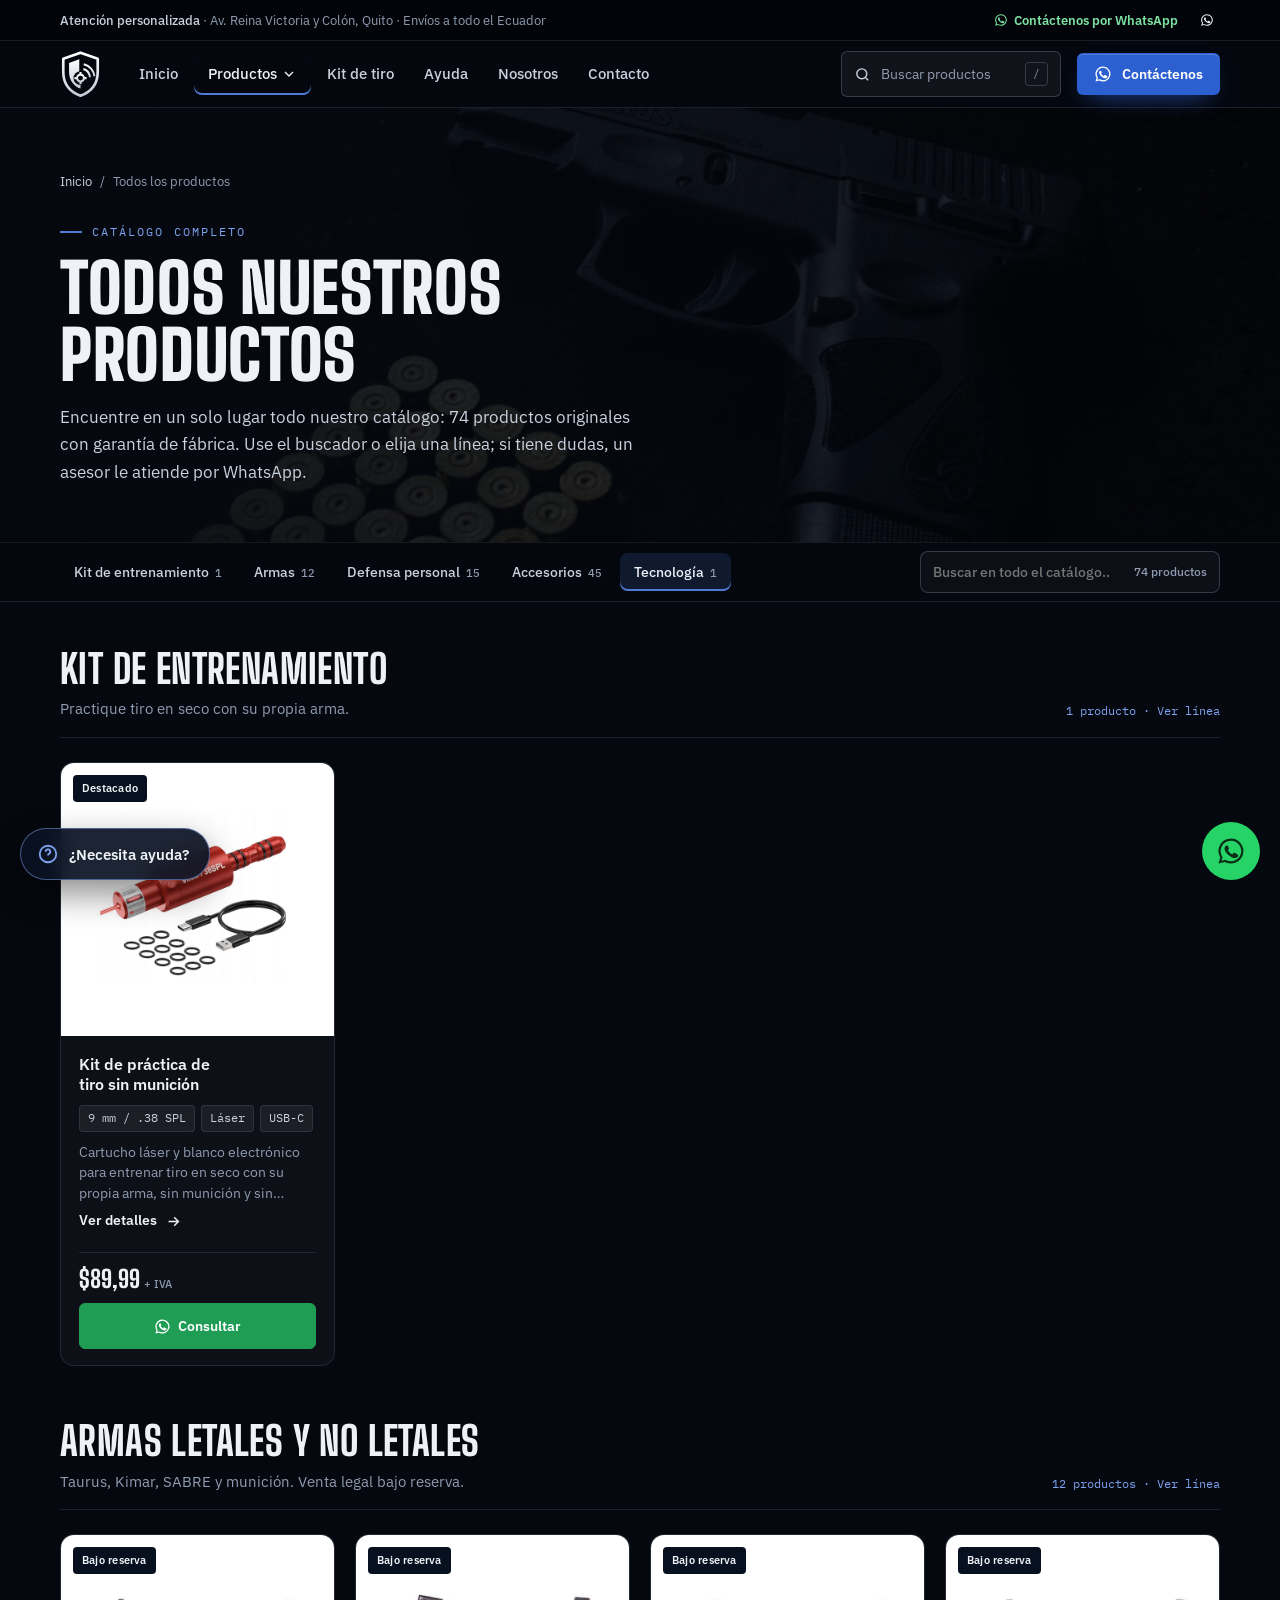
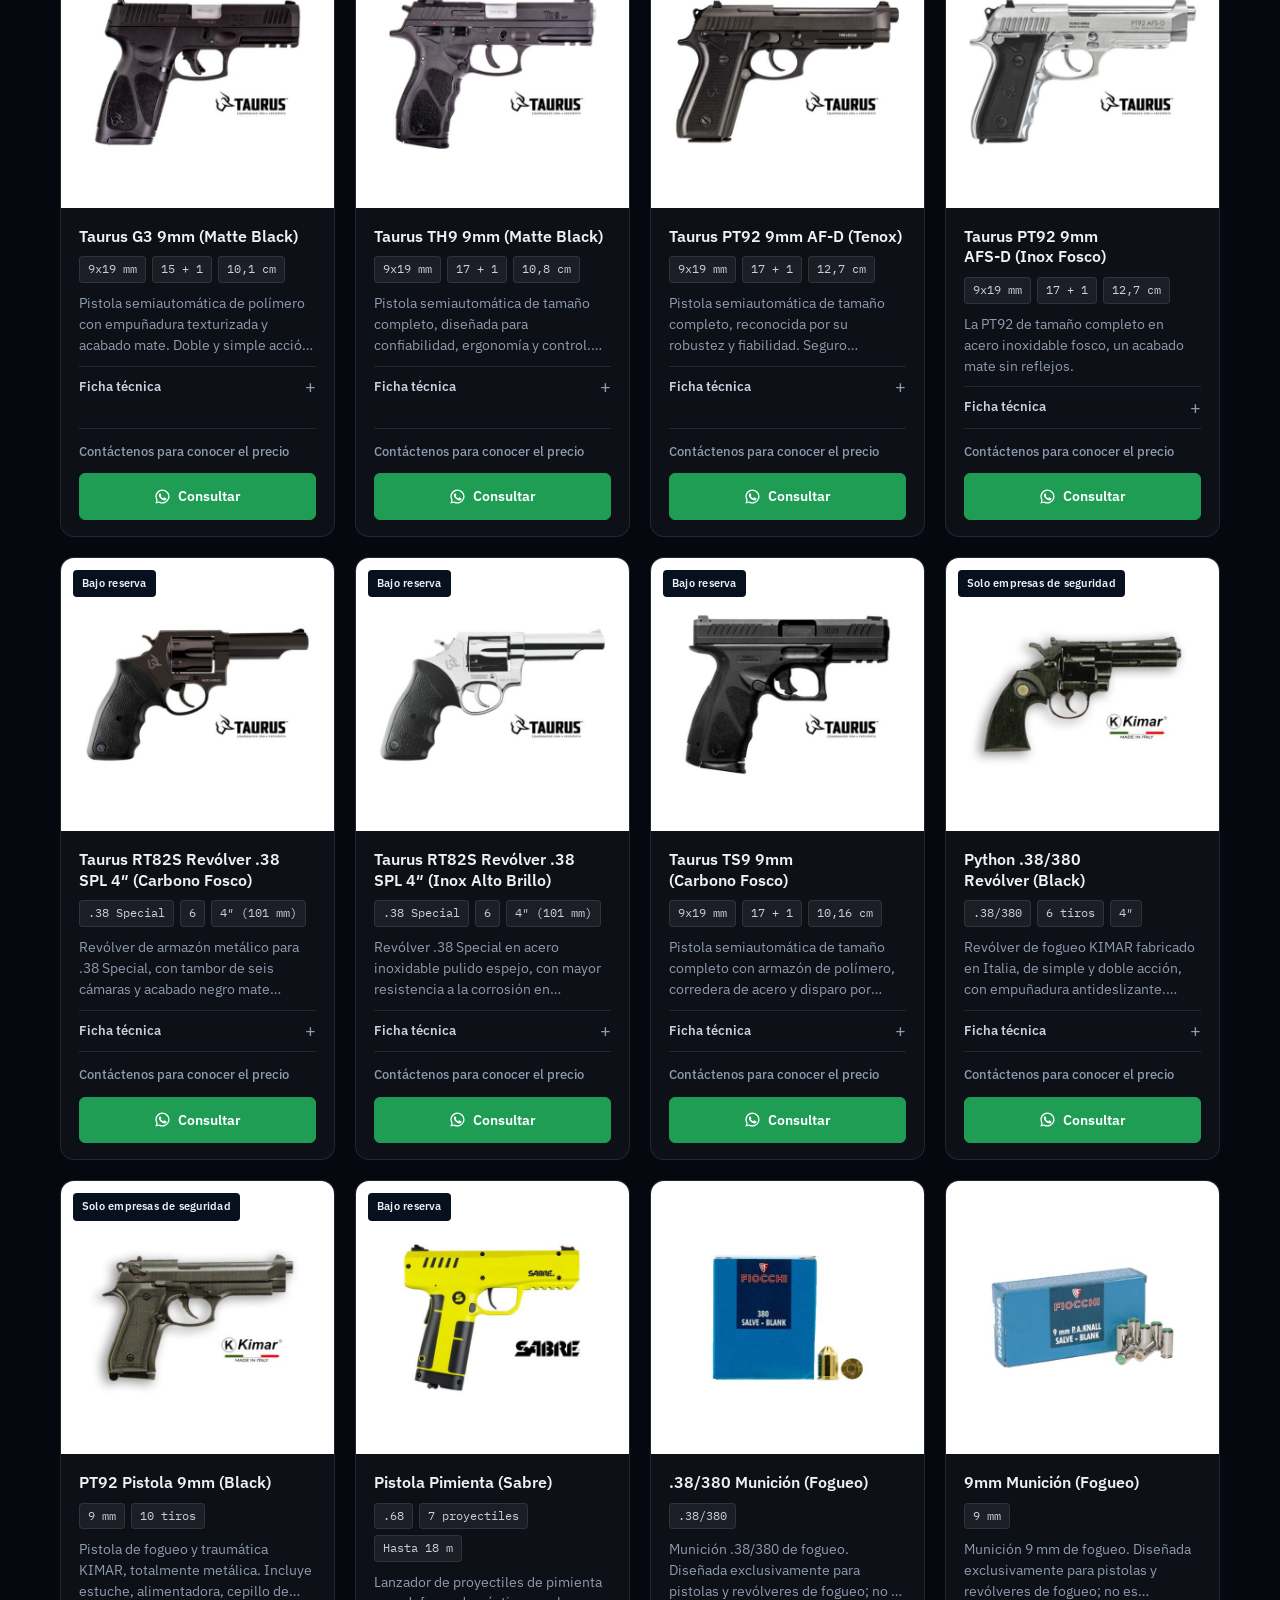
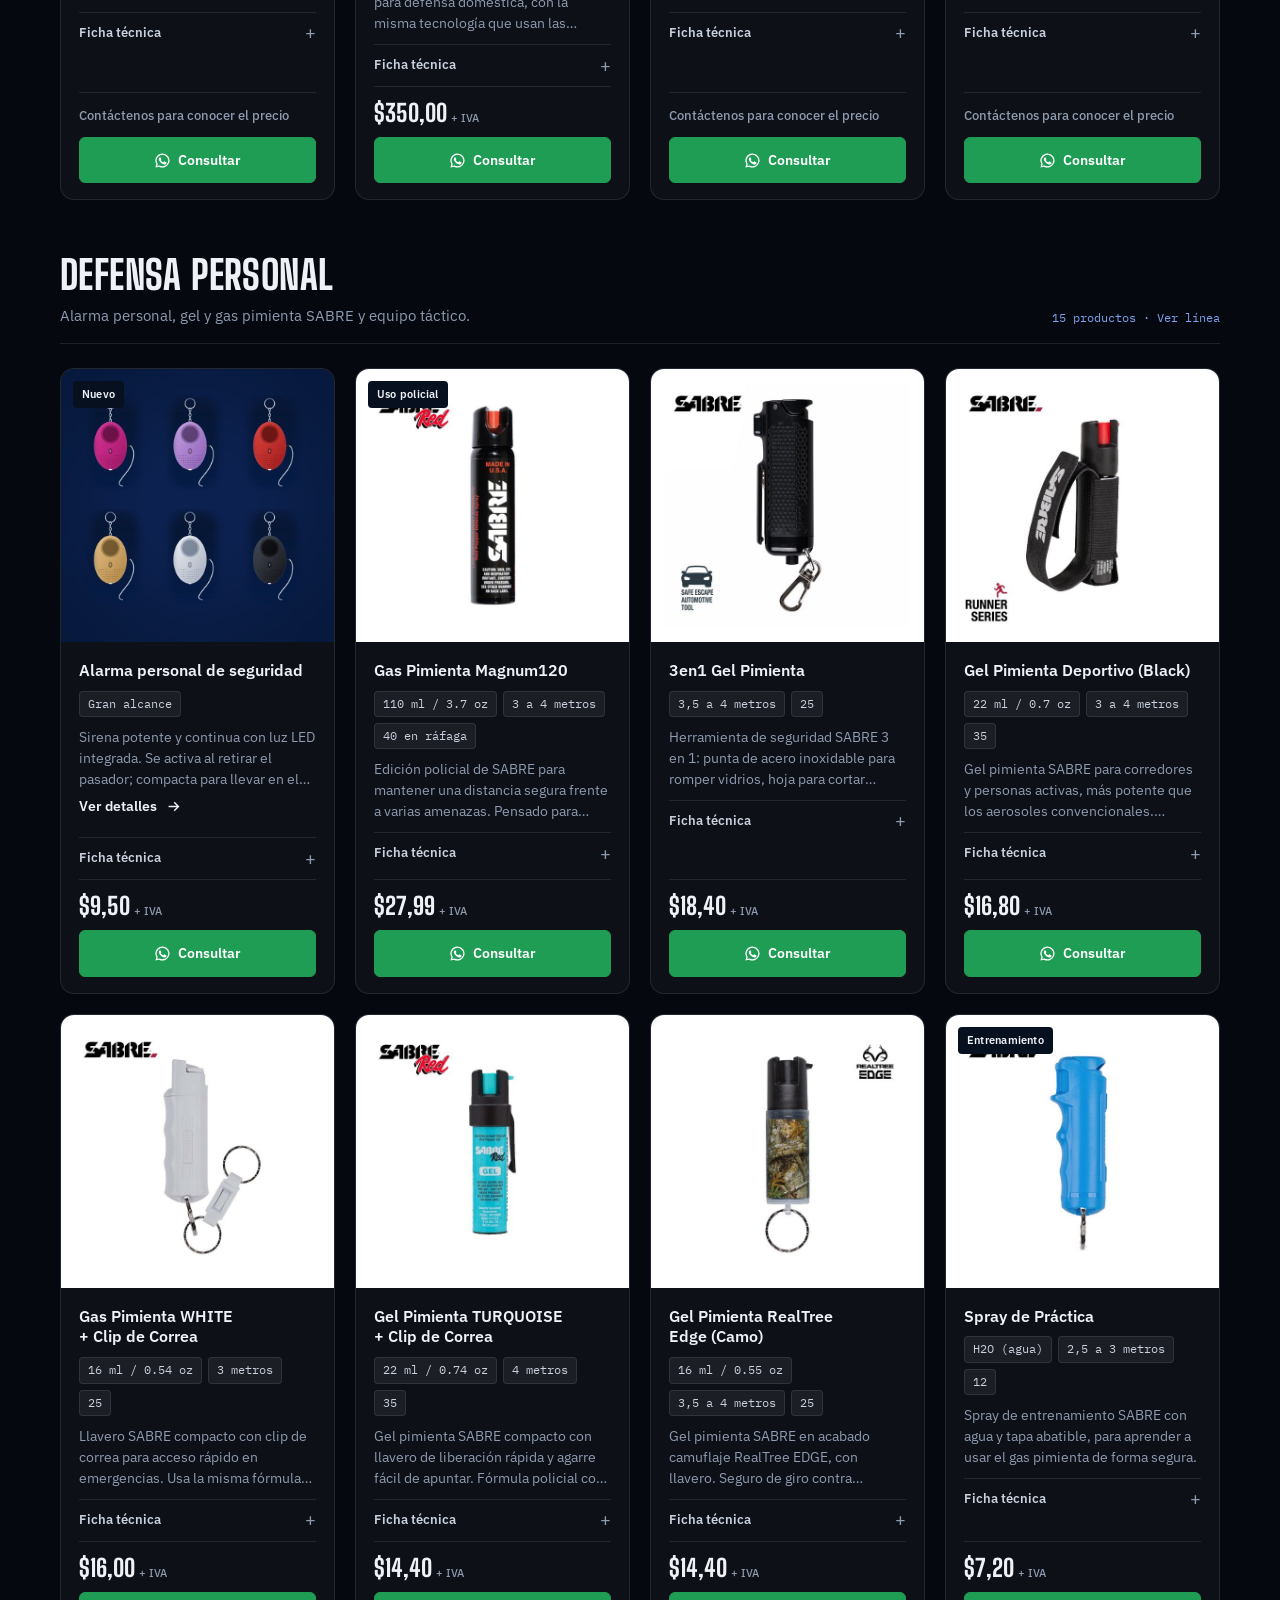
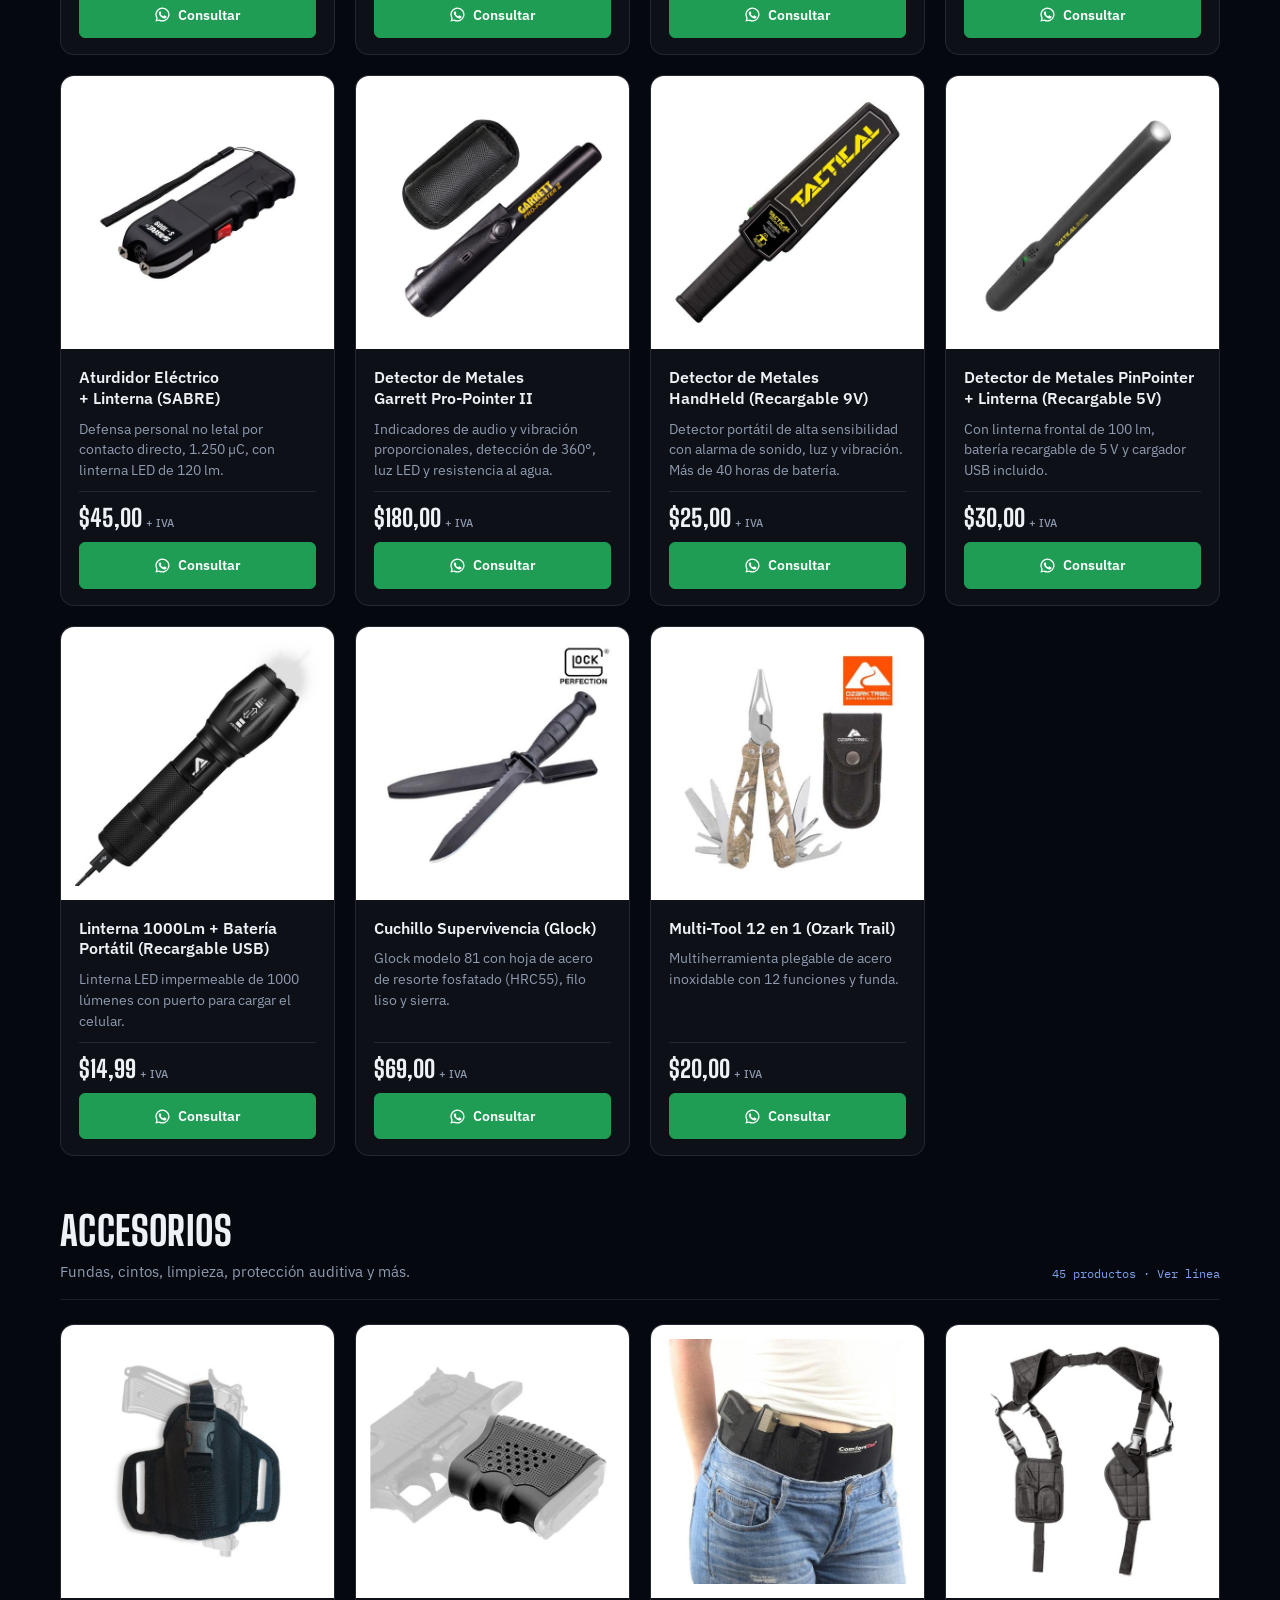
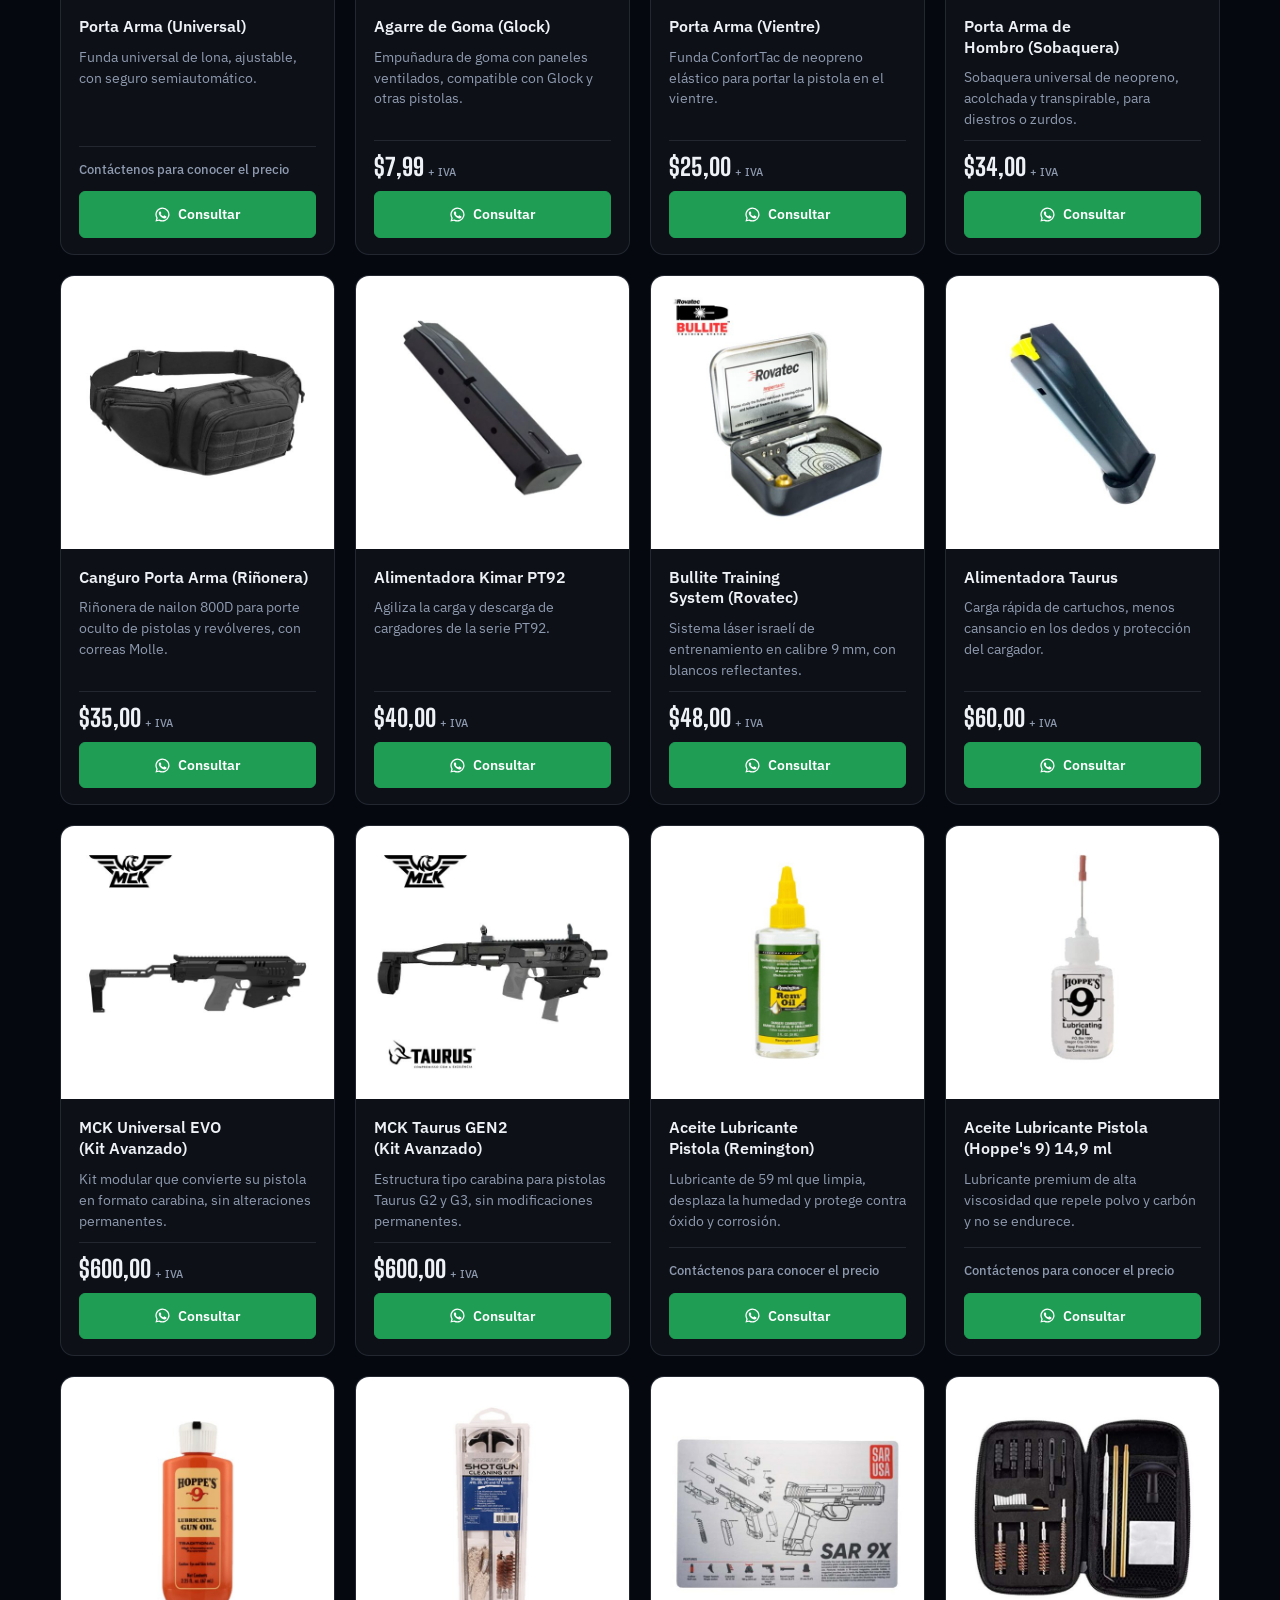
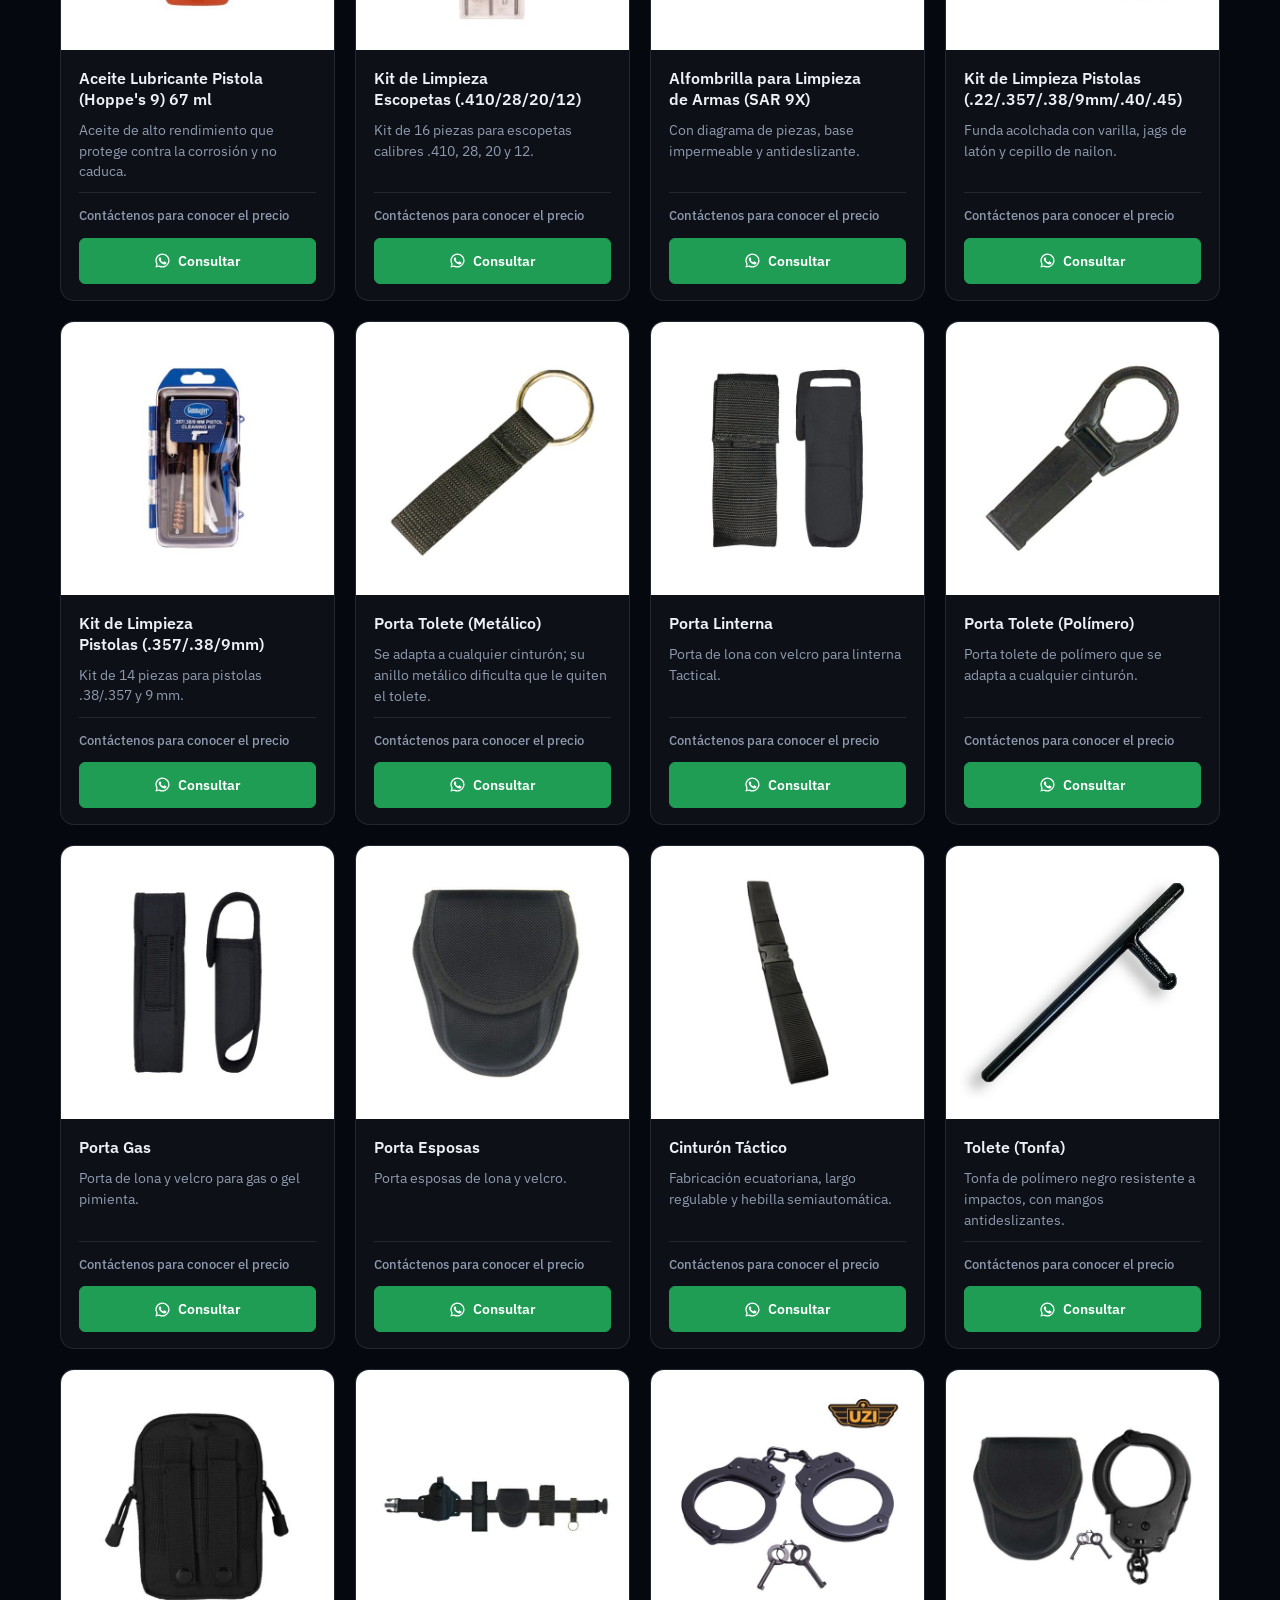
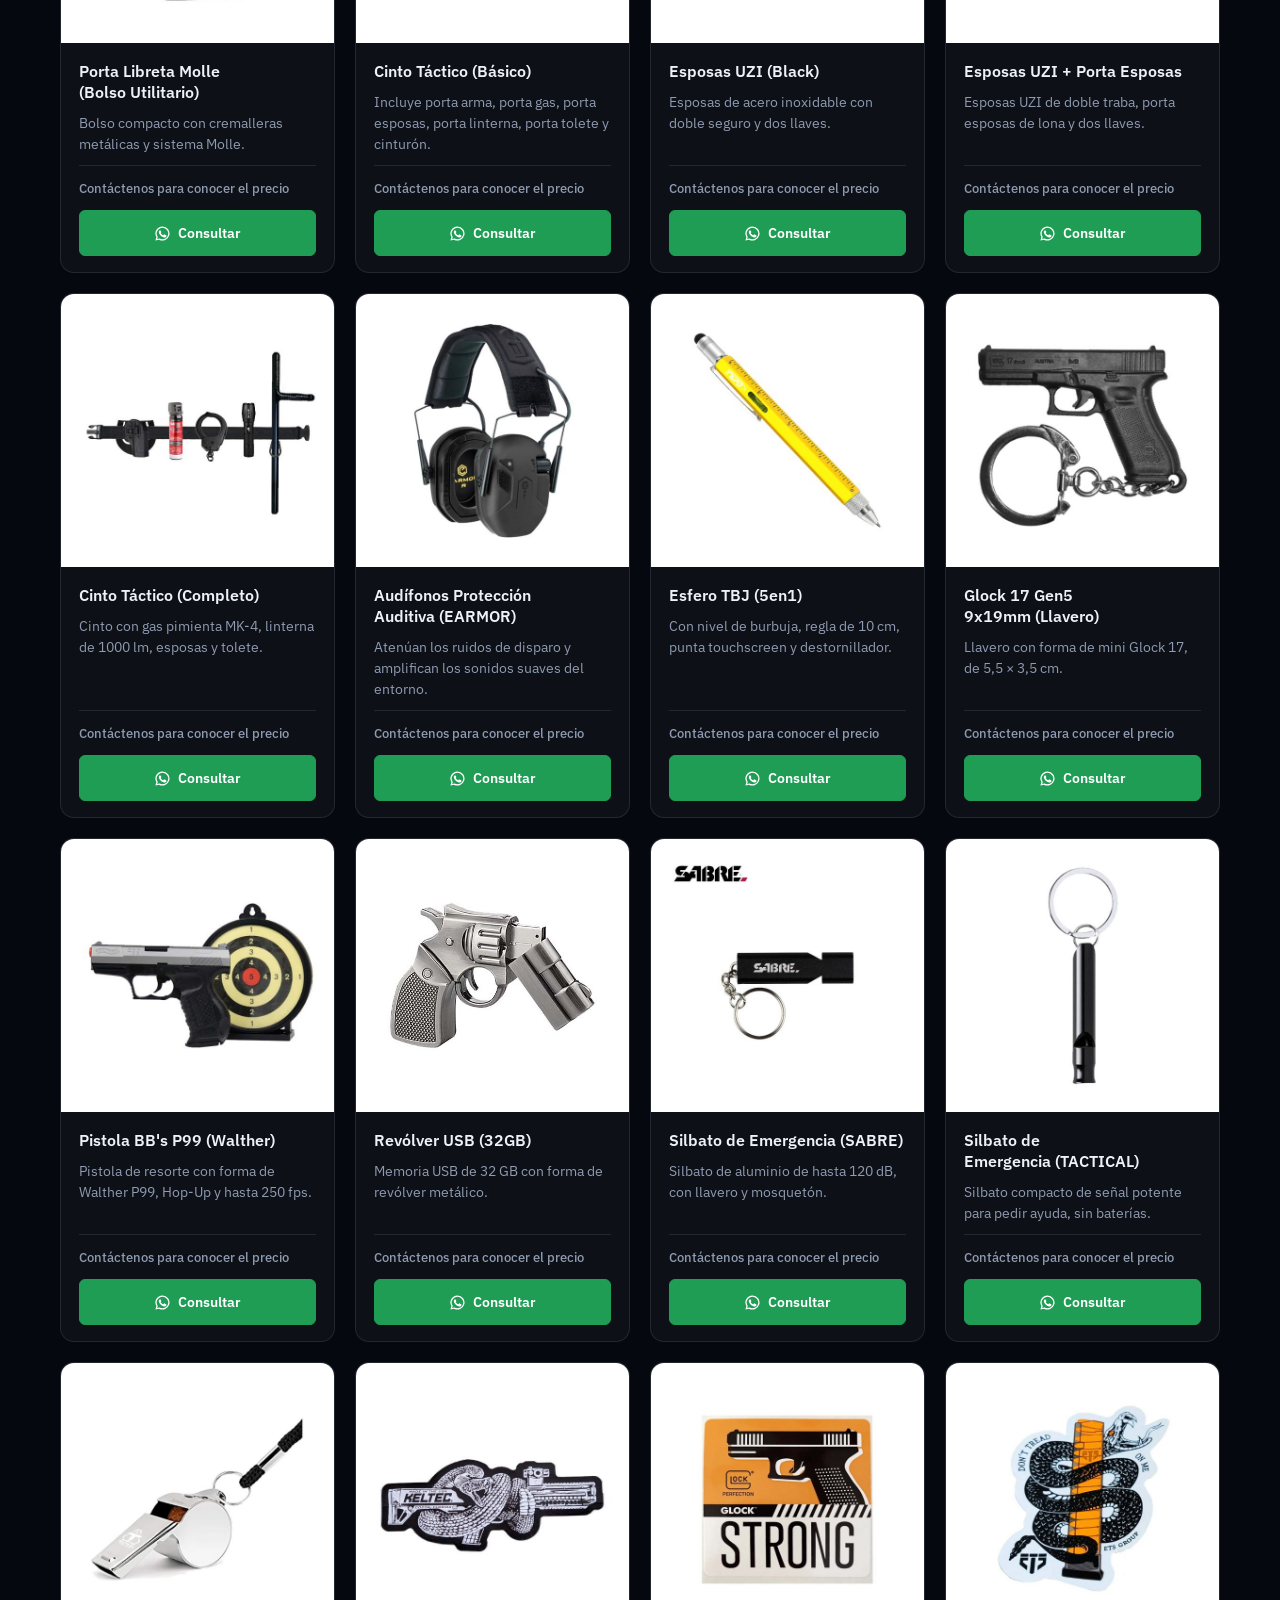
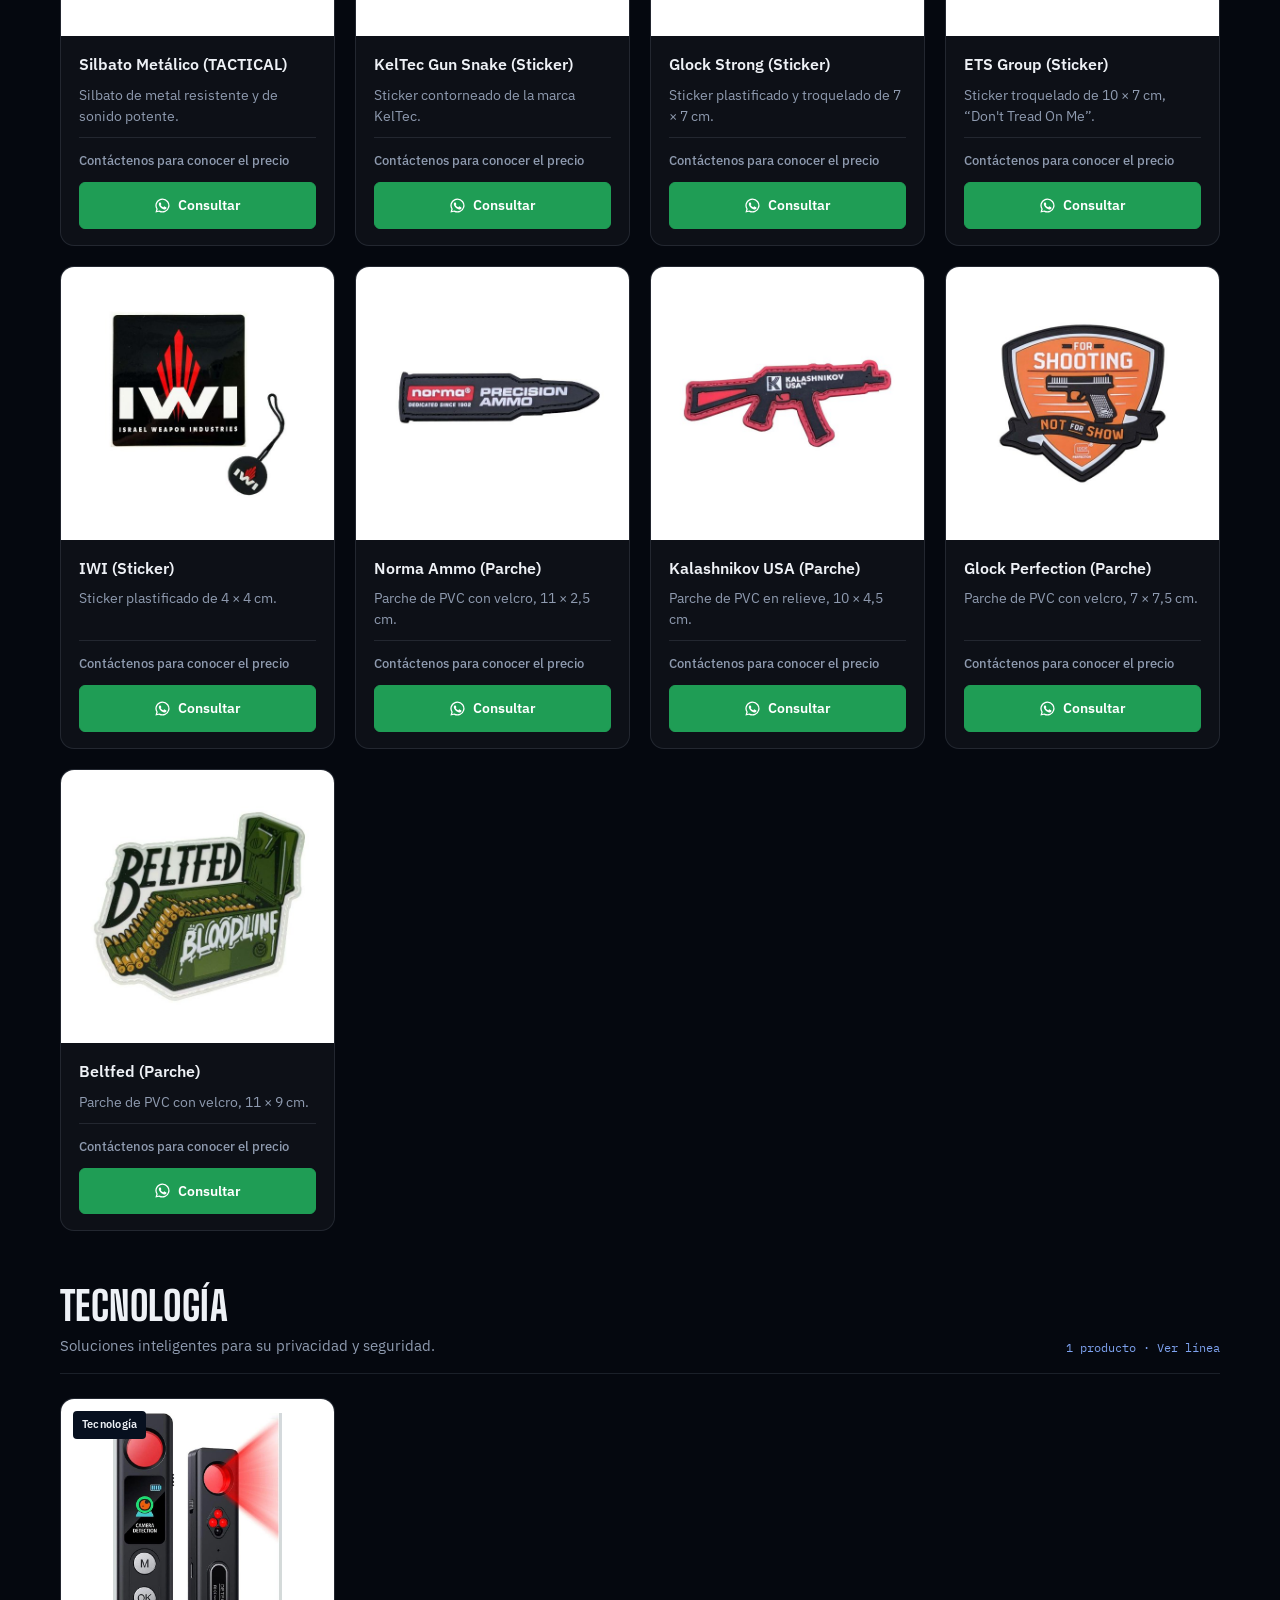
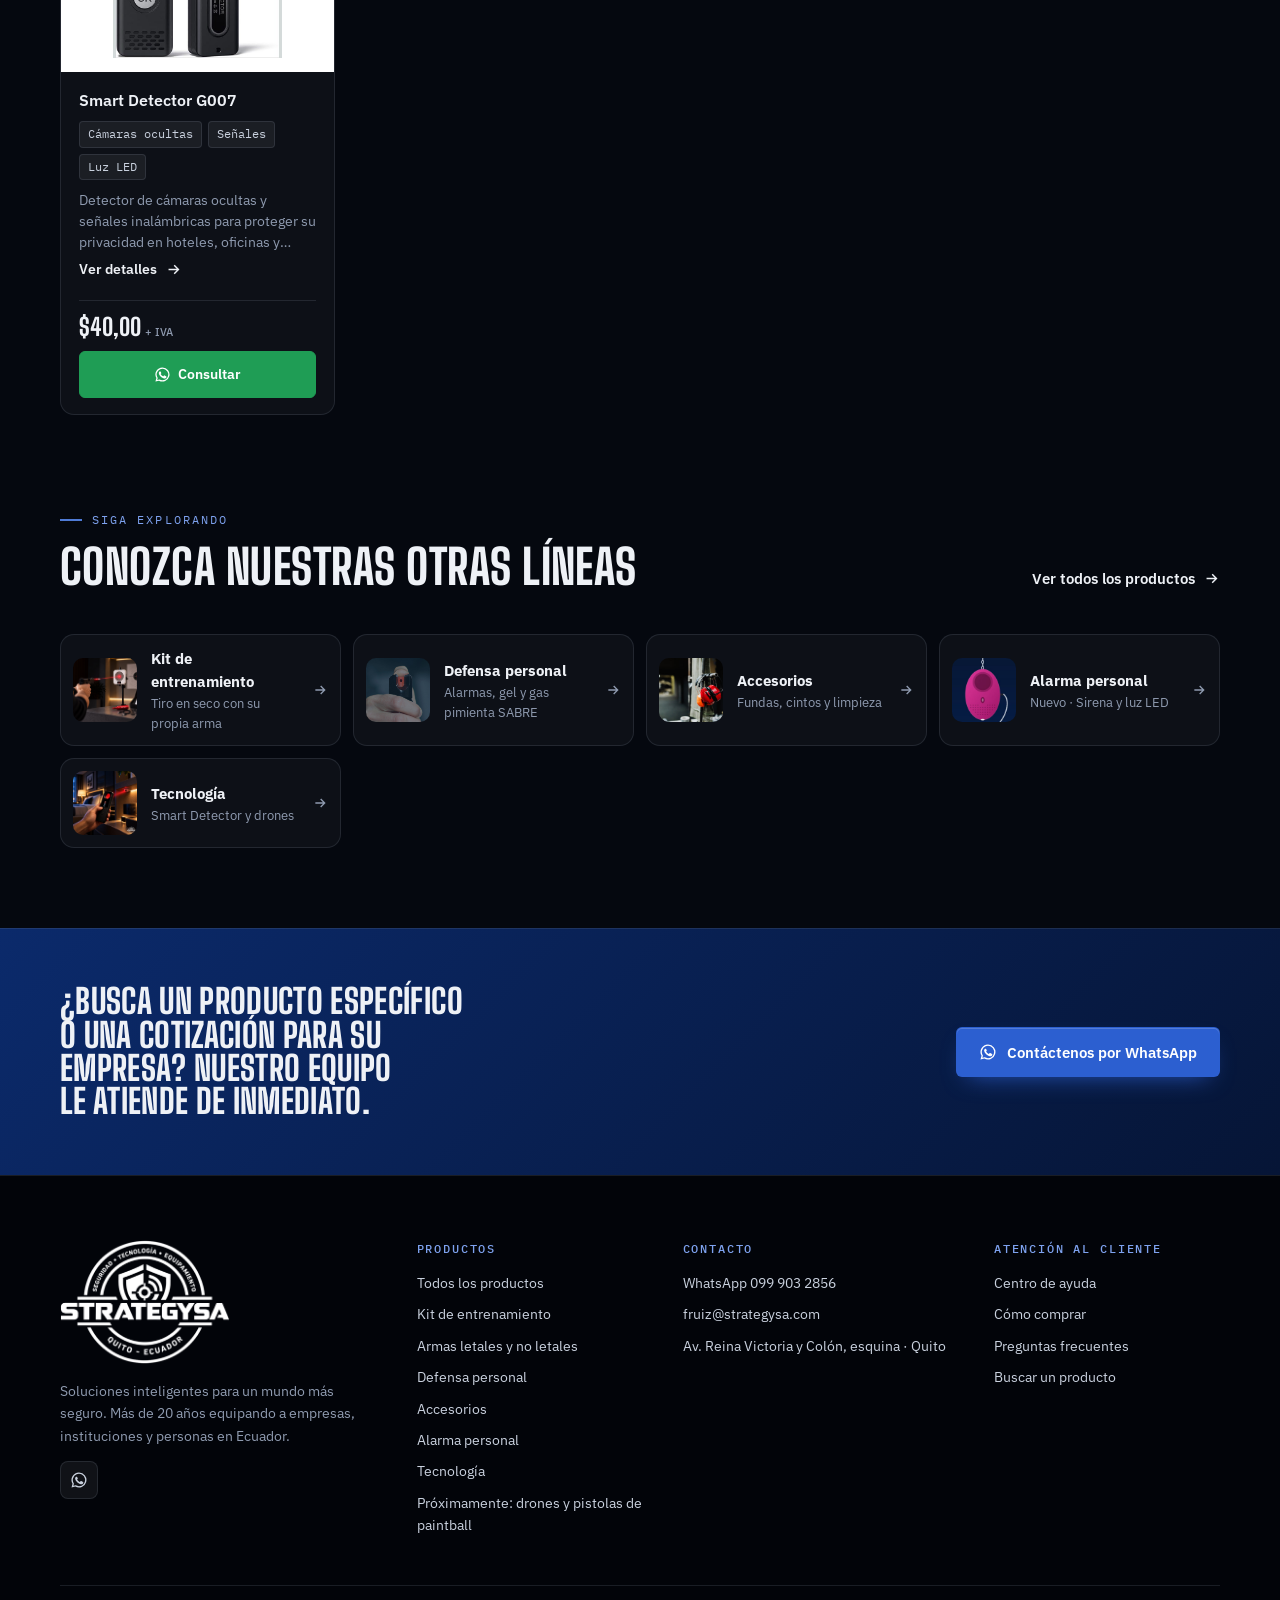
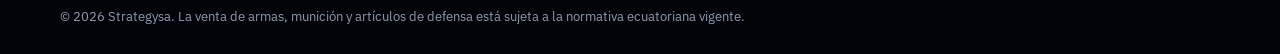
<file: productos.html>
<!doctype html>
<html lang="es-EC">
<head>
<meta charset="utf-8">
<meta name="viewport" content="width=device-width, initial-scale=1, viewport-fit=cover">
<title>Catálogo de productos de seguridad en Ecuador | Strategysa</title>
<meta name="description" content="Catálogo completo de Strategysa: kit de tiro sin munición, armas Taurus y Kimar, gas pimienta SABRE, alarmas personales, fundas y accesorios. Envíos a todo el Ecuador.">
<!--seo-->
<link rel="canonical" href="https://strategysa.github.io/productos.html">
<meta name="robots" content="index, follow">
<meta property="og:type" content="website">
<meta property="og:site_name" content="Strategysa">
<meta property="og:locale" content="es_EC">
<meta property="og:title" content="Catálogo de productos de seguridad en Ecuador | Strategysa">
<meta property="og:description" content="Catálogo completo de Strategysa: kit de tiro sin munición, armas Taurus y Kimar, gas pimienta SABRE, alarmas personales, fundas y accesorios. Envíos a todo el Ecuador.">
<meta property="og:url" content="https://strategysa.github.io/productos.html">
<meta property="og:image" content="https://strategysa.github.io/img/fotos/taurus-municion.jpg">
<meta name="twitter:card" content="summary_large_image">
<!--/seo-->
<link rel="icon" href="img/emblema.svg" type="image/svg+xml">
<link rel="preconnect" href="https://fonts.googleapis.com">
<link rel="preconnect" href="https://fonts.gstatic.com" crossorigin>
<link rel="stylesheet" href="https://fonts.googleapis.com/css2?family=Big+Shoulders+Display:wght@700;800;900&family=IBM+Plex+Mono:wght@500&family=IBM+Plex+Sans:wght@400;500;600&display=swap">
<link rel="stylesheet" href="styles.css">
</head>
<body>
<div class="topbar"><div class="wrap">
  <span><b>Atención personalizada</b> · Av. Reina Victoria y Colón, Quito · Envíos a todo el Ecuador</span>
  <span class="tb-right"><a class="tb-wa" href="https://wa.me/593999032856?text=Hola%20Strategysa%2C%20quisiera%20informaci%C3%B3n%20sobre%20sus%20productos." target="_blank" rel="noopener"><svg viewBox="0 0 24 24" fill="currentColor" aria-hidden="true"><path d="M12 2a10 10 0 0 0-8.6 15.1L2 22l5-1.3A10 10 0 1 0 12 2Zm0 18.2a8.2 8.2 0 0 1-4.2-1.1l-.3-.2-3 .8.8-2.9-.2-.3A8.2 8.2 0 1 1 12 20.2Zm4.5-6.1c-.2-.1-1.5-.7-1.7-.8s-.4-.1-.6.1-.7.8-.8 1-.3.2-.5.1a6.7 6.7 0 0 1-3.3-2.9c-.3-.4.3-.4.7-1.3a.5.5 0 0 0 0-.5l-.8-1.8c-.2-.5-.4-.4-.6-.4h-.5a1 1 0 0 0-.7.3 3 3 0 0 0-.9 2.2 5.2 5.2 0 0 0 1.1 2.8 11.9 11.9 0 0 0 4.6 4c1.7.7 2.3.8 3.2.7a2.7 2.7 0 0 0 1.8-1.3 2.2 2.2 0 0 0 .2-1.3c-.1-.1-.3-.2-.5-.3Z"/></svg>Contáctenos por WhatsApp</a><ul class="social mini"><li><a href="https://wa.me/593999032856" target="_blank" rel="noopener" aria-label="WhatsApp"><svg viewBox="0 0 24 24" fill="currentColor" aria-hidden="true"><path d="M12 2a10 10 0 0 0-8.6 15.1L2 22l5-1.3A10 10 0 1 0 12 2Zm0 18.2a8.2 8.2 0 0 1-4.2-1.1l-.3-.2-3 .8.8-2.9-.2-.3A8.2 8.2 0 1 1 12 20.2Zm4.5-6.1c-.2-.1-1.5-.7-1.7-.8s-.4-.1-.6.1-.7.8-.8 1-.3.2-.5.1a6.7 6.7 0 0 1-3.3-2.9c-.3-.4.3-.4.7-1.3a.5.5 0 0 0 0-.5l-.8-1.8c-.2-.5-.4-.4-.6-.4h-.5a1 1 0 0 0-.7.3 3 3 0 0 0-.9 2.2 5.2 5.2 0 0 0 1.1 2.8 11.9 11.9 0 0 0 4.6 4c1.7.7 2.3.8 3.2.7a2.7 2.7 0 0 0 1.8-1.3 2.2 2.2 0 0 0 .2-1.3c-.1-.1-.3-.2-.5-.3Z"/></svg><span>WhatsApp</span></a></li></ul></span>
</div></div>
<header class="nav"><div class="wrap">
  <a class="brand" href="index.html" aria-label="Strategysa, inicio"><img src="img/emblema.svg" alt="Strategysa" width="42" height="47"></a>
  <ul class="menu" id="menu">
    <li><a href="index.html">Inicio</a></li>
    <li class="has-mega on"><button class="mega-btn" type="button" aria-expanded="false" aria-controls="mega">Productos<svg viewBox="0 0 24 24" fill="none" stroke="currentColor" stroke-width="2" aria-hidden="true"><path d="m6 9 6 6 6-6"/></svg></button>
      <div class="mega" id="mega"><ul><li><a href="kit-entrenamiento.html"><img src="img/kit-marca-escena.jpg" alt="" loading="lazy"><span><b>Kit de entrenamiento</b><small>Tiro en seco con su propia arma</small></span></a></li><li><a href="armas.html" aria-current="page"><img src="img/fotos/revolver-manos.jpg" alt="" loading="lazy"><span><b>Armas letales y no letales</b><small>Taurus, Kimar, SABRE y munición</small></span></a></li><li><a href="defensa-personal.html"><img src="img/fotos/gas-pimienta.jpg" alt="" loading="lazy"><span><b>Defensa personal</b><small>Alarmas, gel y gas pimienta SABRE</small></span></a></li><li><a href="accesorios.html"><img src="img/fotos/orejeras.jpg" alt="" loading="lazy"><span><b>Accesorios</b><small>Fundas, cintos y limpieza</small></span></a></li><li><a href="alarma-personal.html"><img src="img/alarma/pg/c-fucsia.jpg" alt="" loading="lazy"><span><b>Alarma personal</b><small>Nuevo · Sirena y luz LED</small></span></a></li><li><a href="tecnologia.html"><img src="img/det-escena.jpg" alt="" loading="lazy"><span><b>Tecnología</b><small>Smart Detector y drones</small></span></a></li></ul><a class="mega-all" href="productos.html">Ver todos los productos <svg viewBox="0 0 24 24" fill="none" stroke="currentColor" stroke-width="2" aria-hidden="true"><path d="M5 12h14M13 6l6 6-6 6"/></svg></a></div></li>
    <li><a href="kit-entrenamiento.html">Kit de tiro</a></li>
    <li><a href="index.html#preguntas">Ayuda</a></li>
    <li><a href="index.html#nosotros">Nosotros</a></li>
    <li><a href="index.html#contacto">Contacto</a></li>
  </ul>
  <button class="nav-search" type="button" data-search aria-label="Buscar productos"><svg viewBox="0 0 24 24" fill="none" stroke="currentColor" stroke-width="2" aria-hidden="true"><circle cx="11" cy="11" r="7"/><path d="m20 20-3.5-3.5"/></svg><span>Buscar productos</span><kbd>/</kbd></button>
  <a class="btn btn-solid nav-cta" href="https://wa.me/593999032856?text=Hola%20Strategysa%2C%20quisiera%20informaci%C3%B3n%20sobre%20sus%20productos." target="_blank" rel="noopener"><svg viewBox="0 0 24 24" fill="currentColor" aria-hidden="true"><path d="M12 2a10 10 0 0 0-8.6 15.1L2 22l5-1.3A10 10 0 1 0 12 2Zm0 18.2a8.2 8.2 0 0 1-4.2-1.1l-.3-.2-3 .8.8-2.9-.2-.3A8.2 8.2 0 1 1 12 20.2Zm4.5-6.1c-.2-.1-1.5-.7-1.7-.8s-.4-.1-.6.1-.7.8-.8 1-.3.2-.5.1a6.7 6.7 0 0 1-3.3-2.9c-.3-.4.3-.4.7-1.3a.5.5 0 0 0 0-.5l-.8-1.8c-.2-.5-.4-.4-.6-.4h-.5a1 1 0 0 0-.7.3 3 3 0 0 0-.9 2.2 5.2 5.2 0 0 0 1.1 2.8 11.9 11.9 0 0 0 4.6 4c1.7.7 2.3.8 3.2.7a2.7 2.7 0 0 0 1.8-1.3 2.2 2.2 0 0 0 .2-1.3c-.1-.1-.3-.2-.5-.3Z"/></svg>Contáctenos</a>
  <button class="burger" id="burger" aria-label="Abrir menú" aria-expanded="false" aria-controls="menu"><svg viewBox="0 0 24 24" fill="none" stroke="currentColor" stroke-width="2"><path d="M3 6h18M3 12h18M3 18h18"/></svg></button>
</div></header>
<main>
<section class="phero"><img class="phero-bg" src="img/fotos/taurus-municion.jpg" alt=""><div class="wrap">
  <nav class="crumbs" aria-label="Ruta"><a href="index.html">Inicio</a><span>/</span>Todos los productos</nav>
  <span class="eyebrow">Catálogo completo</span>
  <h1>Todos nuestros productos</h1>
  <p>Encuentre en un solo lugar todo nuestro catálogo: 74 productos originales con garantía de fábrica. Use el buscador o elija una línea; si tiene dudas, un asesor le atiende por WhatsApp.</p>
</div></section><nav class="subnav" aria-label="Líneas"><div class="wrap"><div class="sublinks"><a href="#l-kit">Kit de entrenamiento<span>1</span></a><a href="#l-armas">Armas<span>12</span></a><a href="#l-defensa">Defensa personal<span>15</span></a><a href="#l-accesorios">Accesorios<span>45</span></a><a href="#l-tecnologia">Tecnología<span>1</span></a></div>
<label class="search sm" for="q-buscar"><input id="q-buscar" type="search" placeholder="Buscar en todo el catálogo…" autocomplete="off"><span class="count" id="q-count"></span></label></div></nav>
<p class="wrap noresults" id="noresults" hidden>No encontramos productos con ese nombre. Escríbanos por WhatsApp y con gusto le ayudaremos a encontrarlo.</p><section class="group" id="l-kit"><div class="wrap"><div class="ghead"><div><h2>Kit de entrenamiento</h2><p>Practique tiro en seco con su propia arma.</p></div><a class="gcount glink" href="kit-entrenamiento.html">1 producto · Ver línea</a></div><div class="pgrid"><article class="prod" data-name="kit de práctica de tiro sin munición"><div class="pimg"><span class="pnote">Destacado</span><img src="img/kit-producto.jpg" alt="Kit de práctica de tiro sin munición" loading="lazy"></div><div class="pbody"><h3>Kit de práctica de tiro sin munición</h3><ul class="chips"><li>9 mm / .38 SPL</li><li>Láser</li><li>USB-C</li></ul><p class="pdesc">Cartucho láser y blanco electrónico para entrenar tiro en seco con su propia arma, sin munición y sin riesgos.</p><a class="link pmore" href="kit-entrenamiento.html">Ver detalles <svg viewBox="0 0 24 24" fill="none" stroke="currentColor" stroke-width="2" aria-hidden="true"><path d="M5 12h14M13 6l6 6-6 6"/></svg></a><div class="pfoot"><span class="price">$89,99<small>+ IVA</small></span><a class="pbtn" target="_blank" rel="noopener" href="https://wa.me/593999032856?text=Hola%20Strategysa%2C%20quisiera%20pedir%3A%20Kit%20de%20pr%C3%A1ctica%20de%20tiro%20sin%20munici%C3%B3n"><svg viewBox="0 0 24 24" fill="currentColor" aria-hidden="true"><path d="M12 2a10 10 0 0 0-8.6 15.1L2 22l5-1.3A10 10 0 1 0 12 2Zm0 18.2a8.2 8.2 0 0 1-4.2-1.1l-.3-.2-3 .8.8-2.9-.2-.3A8.2 8.2 0 1 1 12 20.2Zm4.5-6.1c-.2-.1-1.5-.7-1.7-.8s-.4-.1-.6.1-.7.8-.8 1-.3.2-.5.1a6.7 6.7 0 0 1-3.3-2.9c-.3-.4.3-.4.7-1.3a.5.5 0 0 0 0-.5l-.8-1.8c-.2-.5-.4-.4-.6-.4h-.5a1 1 0 0 0-.7.3 3 3 0 0 0-.9 2.2 5.2 5.2 0 0 0 1.1 2.8 11.9 11.9 0 0 0 4.6 4c1.7.7 2.3.8 3.2.7a2.7 2.7 0 0 0 1.8-1.3 2.2 2.2 0 0 0 .2-1.3c-.1-.1-.3-.2-.5-.3Z"/></svg>Consultar</a></div></div></article></div></div></section><section class="group" id="l-armas"><div class="wrap"><div class="ghead"><div><h2>Armas letales y no letales</h2><p>Taurus, Kimar, SABRE y munición. Venta legal bajo reserva.</p></div><a class="gcount glink" href="armas.html">12 productos · Ver línea</a></div><div class="pgrid"><article class="prod" id="p-taurus-g3-9mm-matte-black" data-name="taurus g3 9mm (matte black)"><div class="pimg"><span class="pnote">Bajo reserva</span><img src="img/p/taurus-g3-9mm-matte-black.jpg" alt="Taurus G3 9mm (Matte Black)" loading="lazy"></div><div class="pbody"><h3>Taurus G3 9mm (Matte Black)</h3><ul class="chips"><li>9x19 mm</li><li>15 + 1</li><li>10,1 cm</li></ul><p class="pdesc">Pistola semiautomática de polímero con empuñadura texturizada y acabado mate. Doble y simple acción con tres sistemas de seguridad.</p><details><summary>Ficha técnica</summary><dl><div><dt>Código</dt><dd>TG3-9MM-MBK</dd></div><div><dt>Calibre</dt><dd>9x19 mm</dd></div><div><dt>Capacidad</dt><dd>15 + 1</dd></div><div><dt>Armazón</dt><dd>Polímero</dd></div><div><dt>Seguridades</dt><dd>Manual, de gatillo e interna</dd></div><div><dt>Miras</dt><dd>Abiertas de fábrica</dd></div><div><dt>Cañón</dt><dd>10,1 cm</dd></div><div><dt>Peso</dt><dd>719 g</dd></div><div><dt>Dimensiones</dt><dd>18,29 × 13,2 × 3,2 cm</dd></div><div><dt>Fabricación</dt><dd>Brasil</dd></div></dl></details><div class="pfoot"><span class="price ask">Contáctenos para conocer el precio</span><a class="pbtn" target="_blank" rel="noopener" href="https://wa.me/593999032856?text=Hola%20Strategysa%2C%20quisiera%20informaci%C3%B3n%20y%20precio%20de%3A%20Taurus%20G3%209mm%20%28Matte%20Black%29"><svg viewBox="0 0 24 24" fill="currentColor" aria-hidden="true"><path d="M12 2a10 10 0 0 0-8.6 15.1L2 22l5-1.3A10 10 0 1 0 12 2Zm0 18.2a8.2 8.2 0 0 1-4.2-1.1l-.3-.2-3 .8.8-2.9-.2-.3A8.2 8.2 0 1 1 12 20.2Zm4.5-6.1c-.2-.1-1.5-.7-1.7-.8s-.4-.1-.6.1-.7.8-.8 1-.3.2-.5.1a6.7 6.7 0 0 1-3.3-2.9c-.3-.4.3-.4.7-1.3a.5.5 0 0 0 0-.5l-.8-1.8c-.2-.5-.4-.4-.6-.4h-.5a1 1 0 0 0-.7.3 3 3 0 0 0-.9 2.2 5.2 5.2 0 0 0 1.1 2.8 11.9 11.9 0 0 0 4.6 4c1.7.7 2.3.8 3.2.7a2.7 2.7 0 0 0 1.8-1.3 2.2 2.2 0 0 0 .2-1.3c-.1-.1-.3-.2-.5-.3Z"/></svg>Consultar</a></div></div></article><article class="prod" id="p-taurus-th9-9mm-matte-black" data-name="taurus th9 9mm (matte black)"><div class="pimg"><span class="pnote">Bajo reserva</span><img src="img/p/taurus-th9-9mm-matte-black.jpg" alt="Taurus TH9 9mm (Matte Black)" loading="lazy"></div><div class="pbody"><h3>Taurus TH9 9mm (Matte Black)</h3><ul class="chips"><li>9x19 mm</li><li>17 + 1</li><li>10,8 cm</li></ul><p class="pdesc">Pistola semiautomática de tamaño completo, diseñada para confiabilidad, ergonomía y control. Armazón de polímero y corredera de acero.</p><details><summary>Ficha técnica</summary><dl><div><dt>Calibre</dt><dd>9x19 mm</dd></div><div><dt>Capacidad</dt><dd>17 + 1</dd></div><div><dt>Acción</dt><dd>DA/SA</dd></div><div><dt>Armazón</dt><dd>Polímero con paneles texturizados</dd></div><div><dt>Corredera</dt><dd>Acero</dd></div><div><dt>Seguridades</dt><dd>Bloqueo de percutor, seguro manual ambidiestro, indicador de recámara</dd></div><div><dt>Miras</dt><dd>Novak, ajustables en deriva</dd></div><div><dt>Riel</dt><dd>Picatinny</dd></div><div><dt>Cañón</dt><dd>10,8 cm</dd></div><div><dt>Peso</dt><dd>800 g</dd></div><div><dt>Fabricación</dt><dd>Brasil</dd></div></dl></details><div class="pfoot"><span class="price ask">Contáctenos para conocer el precio</span><a class="pbtn" target="_blank" rel="noopener" href="https://wa.me/593999032856?text=Hola%20Strategysa%2C%20quisiera%20informaci%C3%B3n%20y%20precio%20de%3A%20Taurus%20TH9%209mm%20%28Matte%20Black%29"><svg viewBox="0 0 24 24" fill="currentColor" aria-hidden="true"><path d="M12 2a10 10 0 0 0-8.6 15.1L2 22l5-1.3A10 10 0 1 0 12 2Zm0 18.2a8.2 8.2 0 0 1-4.2-1.1l-.3-.2-3 .8.8-2.9-.2-.3A8.2 8.2 0 1 1 12 20.2Zm4.5-6.1c-.2-.1-1.5-.7-1.7-.8s-.4-.1-.6.1-.7.8-.8 1-.3.2-.5.1a6.7 6.7 0 0 1-3.3-2.9c-.3-.4.3-.4.7-1.3a.5.5 0 0 0 0-.5l-.8-1.8c-.2-.5-.4-.4-.6-.4h-.5a1 1 0 0 0-.7.3 3 3 0 0 0-.9 2.2 5.2 5.2 0 0 0 1.1 2.8 11.9 11.9 0 0 0 4.6 4c1.7.7 2.3.8 3.2.7a2.7 2.7 0 0 0 1.8-1.3 2.2 2.2 0 0 0 .2-1.3c-.1-.1-.3-.2-.5-.3Z"/></svg>Consultar</a></div></div></article><article class="prod" id="p-taurus-pt92-9mm-af-d-tenox" data-name="taurus pt92 9mm af-d (tenox)"><div class="pimg"><span class="pnote">Bajo reserva</span><img src="img/p/taurus-pt92-9mm-af-d-tenox.jpg" alt="Taurus PT92 9mm AF-D (Tenox)" loading="lazy"></div><div class="pbody"><h3>Taurus PT92 9mm AF-D (Tenox)</h3><ul class="chips"><li>9x19 mm</li><li>17 + 1</li><li>12,7 cm</li></ul><p class="pdesc">Pistola semiautomática de tamaño completo, reconocida por su robustez y fiabilidad. Seguro ambidiestro en el armazón y acabado Tenox.</p><details><summary>Ficha técnica</summary><dl><div><dt>Calibre</dt><dd>9x19 mm</dd></div><div><dt>Capacidad</dt><dd>17 + 1</dd></div><div><dt>Acción</dt><dd>DA/SA</dd></div><div><dt>Armazón</dt><dd>Aleación de aluminio forjado</dd></div><div><dt>Corredera</dt><dd>Acero aleado</dd></div><div><dt>Seguridad</dt><dd>Seguro ambidiestro de 3 posiciones y decocker</dd></div><div><dt>Riel</dt><dd>Picatinny integrado</dd></div><div><dt>Cañón</dt><dd>12,7 cm</dd></div><div><dt>Peso</dt><dd>964 g</dd></div><div><dt>Giro</dt><dd>1:10 RH</dd></div><div><dt>Dimensiones</dt><dd>21,6 × 13,97 × 4,06 cm</dd></div><div><dt>Fabricación</dt><dd>Brasil</dd></div></dl></details><div class="pfoot"><span class="price ask">Contáctenos para conocer el precio</span><a class="pbtn" target="_blank" rel="noopener" href="https://wa.me/593999032856?text=Hola%20Strategysa%2C%20quisiera%20informaci%C3%B3n%20y%20precio%20de%3A%20Taurus%20PT92%209mm%20AF-D%20%28Tenox%29"><svg viewBox="0 0 24 24" fill="currentColor" aria-hidden="true"><path d="M12 2a10 10 0 0 0-8.6 15.1L2 22l5-1.3A10 10 0 1 0 12 2Zm0 18.2a8.2 8.2 0 0 1-4.2-1.1l-.3-.2-3 .8.8-2.9-.2-.3A8.2 8.2 0 1 1 12 20.2Zm4.5-6.1c-.2-.1-1.5-.7-1.7-.8s-.4-.1-.6.1-.7.8-.8 1-.3.2-.5.1a6.7 6.7 0 0 1-3.3-2.9c-.3-.4.3-.4.7-1.3a.5.5 0 0 0 0-.5l-.8-1.8c-.2-.5-.4-.4-.6-.4h-.5a1 1 0 0 0-.7.3 3 3 0 0 0-.9 2.2 5.2 5.2 0 0 0 1.1 2.8 11.9 11.9 0 0 0 4.6 4c1.7.7 2.3.8 3.2.7a2.7 2.7 0 0 0 1.8-1.3 2.2 2.2 0 0 0 .2-1.3c-.1-.1-.3-.2-.5-.3Z"/></svg>Consultar</a></div></div></article><article class="prod" id="p-taurus-pt92-9mm-afs-d-inox-fosco" data-name="taurus pt92 9mm afs-d (inox fosco)"><div class="pimg"><span class="pnote">Bajo reserva</span><img src="img/p/taurus-pt92-9mm-afs-d-inox-fosco.jpg" alt="Taurus PT92 9mm AFS-D (Inox Fosco)" loading="lazy"></div><div class="pbody"><h3>Taurus PT92 9mm AFS-D (Inox Fosco)</h3><ul class="chips"><li>9x19 mm</li><li>17 + 1</li><li>12,7 cm</li></ul><p class="pdesc">La PT92 de tamaño completo en acero inoxidable fosco, un acabado mate sin reflejos.</p><details><summary>Ficha técnica</summary><dl><div><dt>Calibre</dt><dd>9x19 mm</dd></div><div><dt>Capacidad</dt><dd>17 + 1</dd></div><div><dt>Acción</dt><dd>DA/SA</dd></div><div><dt>Armazón</dt><dd>Aleación de aluminio forjado</dd></div><div><dt>Corredera</dt><dd>Acero aleado</dd></div><div><dt>Seguridad</dt><dd>Seguro ambidiestro de 3 posiciones y decocker</dd></div><div><dt>Riel</dt><dd>Picatinny integrado</dd></div><div><dt>Cañón</dt><dd>12,7 cm</dd></div><div><dt>Peso</dt><dd>964 g</dd></div><div><dt>Giro</dt><dd>1:10 RH</dd></div><div><dt>Dimensiones</dt><dd>21,6 × 13,97 × 4,06 cm</dd></div><div><dt>Fabricación</dt><dd>Brasil</dd></div></dl></details><div class="pfoot"><span class="price ask">Contáctenos para conocer el precio</span><a class="pbtn" target="_blank" rel="noopener" href="https://wa.me/593999032856?text=Hola%20Strategysa%2C%20quisiera%20informaci%C3%B3n%20y%20precio%20de%3A%20Taurus%20PT92%209mm%20AFS-D%20%28Inox%20Fosco%29"><svg viewBox="0 0 24 24" fill="currentColor" aria-hidden="true"><path d="M12 2a10 10 0 0 0-8.6 15.1L2 22l5-1.3A10 10 0 1 0 12 2Zm0 18.2a8.2 8.2 0 0 1-4.2-1.1l-.3-.2-3 .8.8-2.9-.2-.3A8.2 8.2 0 1 1 12 20.2Zm4.5-6.1c-.2-.1-1.5-.7-1.7-.8s-.4-.1-.6.1-.7.8-.8 1-.3.2-.5.1a6.7 6.7 0 0 1-3.3-2.9c-.3-.4.3-.4.7-1.3a.5.5 0 0 0 0-.5l-.8-1.8c-.2-.5-.4-.4-.6-.4h-.5a1 1 0 0 0-.7.3 3 3 0 0 0-.9 2.2 5.2 5.2 0 0 0 1.1 2.8 11.9 11.9 0 0 0 4.6 4c1.7.7 2.3.8 3.2.7a2.7 2.7 0 0 0 1.8-1.3 2.2 2.2 0 0 0 .2-1.3c-.1-.1-.3-.2-.5-.3Z"/></svg>Consultar</a></div></div></article><article class="prod" id="p-taurus-rt82s-revolver-38-spl-4-carbono-fosco" data-name="taurus rt82s revólver .38 spl 4″ (carbono fosco)"><div class="pimg"><span class="pnote">Bajo reserva</span><img src="img/p/taurus-rt82s-revolver-38-spl-4-carbono-fosco.jpg" alt="Taurus RT82S Revólver .38 SPL 4″ (Carbono Fosco)" loading="lazy"></div><div class="pbody"><h3>Taurus RT82S Revólver .38 SPL 4″ (Carbono Fosco)</h3><ul class="chips"><li>.38 Special</li><li>6</li><li>4″ (101 mm)</li></ul><p class="pdesc">Revólver de armazón metálico para .38 Special, con tambor de seis cámaras y acabado negro mate resistente a la corrosión.</p><details><summary>Ficha técnica</summary><dl><div><dt>Código</dt><dd>RT82S-38S-CF</dd></div><div><dt>Calibre</dt><dd>.38 Special</dd></div><div><dt>Capacidad</dt><dd>6</dd></div><div><dt>Acción</dt><dd>DA/SA</dd></div><div><dt>Miras</dt><dd>Abiertas</dd></div><div><dt>Cañón</dt><dd>4″ (101 mm)</dd></div><div><dt>Peso</dt><dd>1070 g</dd></div><div><dt>Dimensiones</dt><dd>24 × 14,2 × 3,8 cm</dd></div><div><dt>Fabricación</dt><dd>Brasil</dd></div></dl></details><div class="pfoot"><span class="price ask">Contáctenos para conocer el precio</span><a class="pbtn" target="_blank" rel="noopener" href="https://wa.me/593999032856?text=Hola%20Strategysa%2C%20quisiera%20informaci%C3%B3n%20y%20precio%20de%3A%20Taurus%20RT82S%20Rev%C3%B3lver%20.38%20SPL%204%E2%80%B3%20%28Carbono%20Fosco%29"><svg viewBox="0 0 24 24" fill="currentColor" aria-hidden="true"><path d="M12 2a10 10 0 0 0-8.6 15.1L2 22l5-1.3A10 10 0 1 0 12 2Zm0 18.2a8.2 8.2 0 0 1-4.2-1.1l-.3-.2-3 .8.8-2.9-.2-.3A8.2 8.2 0 1 1 12 20.2Zm4.5-6.1c-.2-.1-1.5-.7-1.7-.8s-.4-.1-.6.1-.7.8-.8 1-.3.2-.5.1a6.7 6.7 0 0 1-3.3-2.9c-.3-.4.3-.4.7-1.3a.5.5 0 0 0 0-.5l-.8-1.8c-.2-.5-.4-.4-.6-.4h-.5a1 1 0 0 0-.7.3 3 3 0 0 0-.9 2.2 5.2 5.2 0 0 0 1.1 2.8 11.9 11.9 0 0 0 4.6 4c1.7.7 2.3.8 3.2.7a2.7 2.7 0 0 0 1.8-1.3 2.2 2.2 0 0 0 .2-1.3c-.1-.1-.3-.2-.5-.3Z"/></svg>Consultar</a></div></div></article><article class="prod" id="p-taurus-rt82s-revolver-38-spl-4-inox-alto-brillo" data-name="taurus rt82s revólver .38 spl 4″ (inox alto brillo)"><div class="pimg"><span class="pnote">Bajo reserva</span><img src="img/p/taurus-rt82s-revolver-38-spl-4-inox-alto-brillo.jpg" alt="Taurus RT82S Revólver .38 SPL 4″ (Inox Alto Brillo)" loading="lazy"></div><div class="pbody"><h3>Taurus RT82S Revólver .38 SPL 4″ (Inox Alto Brillo)</h3><ul class="chips"><li>.38 Special</li><li>6</li><li>4″ (101 mm)</li></ul><p class="pdesc">Revólver .38 Special en acero inoxidable pulido espejo, con mayor resistencia a la corrosión en ambientes húmedos.</p><details><summary>Ficha técnica</summary><dl><div><dt>Código</dt><dd>RT82S-38S-INOX</dd></div><div><dt>Calibre</dt><dd>.38 Special</dd></div><div><dt>Capacidad</dt><dd>6</dd></div><div><dt>Acción</dt><dd>DA/SA</dd></div><div><dt>Miras</dt><dd>Abiertas</dd></div><div><dt>Cañón</dt><dd>4″ (101 mm)</dd></div><div><dt>Peso</dt><dd>1070 g</dd></div><div><dt>Dimensiones</dt><dd>24 × 14,2 × 3,8 cm</dd></div><div><dt>Fabricación</dt><dd>Brasil</dd></div></dl></details><div class="pfoot"><span class="price ask">Contáctenos para conocer el precio</span><a class="pbtn" target="_blank" rel="noopener" href="https://wa.me/593999032856?text=Hola%20Strategysa%2C%20quisiera%20informaci%C3%B3n%20y%20precio%20de%3A%20Taurus%20RT82S%20Rev%C3%B3lver%20.38%20SPL%204%E2%80%B3%20%28Inox%20Alto%20Brillo%29"><svg viewBox="0 0 24 24" fill="currentColor" aria-hidden="true"><path d="M12 2a10 10 0 0 0-8.6 15.1L2 22l5-1.3A10 10 0 1 0 12 2Zm0 18.2a8.2 8.2 0 0 1-4.2-1.1l-.3-.2-3 .8.8-2.9-.2-.3A8.2 8.2 0 1 1 12 20.2Zm4.5-6.1c-.2-.1-1.5-.7-1.7-.8s-.4-.1-.6.1-.7.8-.8 1-.3.2-.5.1a6.7 6.7 0 0 1-3.3-2.9c-.3-.4.3-.4.7-1.3a.5.5 0 0 0 0-.5l-.8-1.8c-.2-.5-.4-.4-.6-.4h-.5a1 1 0 0 0-.7.3 3 3 0 0 0-.9 2.2 5.2 5.2 0 0 0 1.1 2.8 11.9 11.9 0 0 0 4.6 4c1.7.7 2.3.8 3.2.7a2.7 2.7 0 0 0 1.8-1.3 2.2 2.2 0 0 0 .2-1.3c-.1-.1-.3-.2-.5-.3Z"/></svg>Consultar</a></div></div></article><article class="prod" id="p-taurus-ts9-9mm-carbono-fosco" data-name="taurus ts9 9mm (carbono fosco)"><div class="pimg"><span class="pnote">Bajo reserva</span><img src="img/p/taurus-ts9-9mm-carbono-fosco.jpg" alt="Taurus TS9 9mm (Carbono Fosco)" loading="lazy"></div><div class="pbody"><h3>Taurus TS9 9mm (Carbono Fosco)</h3><ul class="chips"><li>9x19 mm</li><li>17 + 1</li><li>10,16 cm</li></ul><p class="pdesc">Pistola semiautomática de tamaño completo con armazón de polímero, corredera de acero y disparo por percutor lanzado.</p><details><summary>Ficha técnica</summary><dl><div><dt>Código</dt><dd>TS9-9MM-MBK</dd></div><div><dt>Calibre</dt><dd>9x19 mm</dd></div><div><dt>Capacidad</dt><dd>17 + 1</dd></div><div><dt>Acción</dt><dd>Percutor lanzado (striker)</dd></div><div><dt>Seguridades</dt><dd>Doble seguro de gatillo, indicador de recámara</dd></div><div><dt>Miras</dt><dd>Ajustables en deriva</dd></div><div><dt>Riel</dt><dd>Picatinny</dd></div><div><dt>Cañón</dt><dd>10,16 cm</dd></div><div><dt>Peso</dt><dd>825 g</dd></div><div><dt>Dimensiones</dt><dd>18,74 × 14,7 × 3,5 cm</dd></div><div><dt>Fabricación</dt><dd>Brasil</dd></div></dl></details><div class="pfoot"><span class="price ask">Contáctenos para conocer el precio</span><a class="pbtn" target="_blank" rel="noopener" href="https://wa.me/593999032856?text=Hola%20Strategysa%2C%20quisiera%20informaci%C3%B3n%20y%20precio%20de%3A%20Taurus%20TS9%209mm%20%28Carbono%20Fosco%29"><svg viewBox="0 0 24 24" fill="currentColor" aria-hidden="true"><path d="M12 2a10 10 0 0 0-8.6 15.1L2 22l5-1.3A10 10 0 1 0 12 2Zm0 18.2a8.2 8.2 0 0 1-4.2-1.1l-.3-.2-3 .8.8-2.9-.2-.3A8.2 8.2 0 1 1 12 20.2Zm4.5-6.1c-.2-.1-1.5-.7-1.7-.8s-.4-.1-.6.1-.7.8-.8 1-.3.2-.5.1a6.7 6.7 0 0 1-3.3-2.9c-.3-.4.3-.4.7-1.3a.5.5 0 0 0 0-.5l-.8-1.8c-.2-.5-.4-.4-.6-.4h-.5a1 1 0 0 0-.7.3 3 3 0 0 0-.9 2.2 5.2 5.2 0 0 0 1.1 2.8 11.9 11.9 0 0 0 4.6 4c1.7.7 2.3.8 3.2.7a2.7 2.7 0 0 0 1.8-1.3 2.2 2.2 0 0 0 .2-1.3c-.1-.1-.3-.2-.5-.3Z"/></svg>Consultar</a></div></div></article><article class="prod" id="p-python-38-380-revolver-black" data-name="python .38/380 revólver (black)"><div class="pimg"><span class="pnote">Solo empresas de seguridad</span><img src="img/p/python-38-380-revolver-black.jpg" alt="Python .38/380 Revólver (Black)" loading="lazy"></div><div class="pbody"><h3>Python .38/380 Revólver (Black)</h3><ul class="chips"><li>.38/380</li><li>6 tiros</li><li>4″</li></ul><p class="pdesc">Revólver de fogueo KIMAR fabricado en Italia, de simple y doble acción, con empuñadura antideslizante. Dispara solo munición de fogueo.</p><details><summary>Ficha técnica</summary><dl><div><dt>Código</dt><dd>PTH-KIM-BK</dd></div><div><dt>Marca</dt><dd>Kimar</dd></div><div><dt>Calibre</dt><dd>.38/380</dd></div><div><dt>Capacidad</dt><dd>6 tiros</dd></div><div><dt>Munición</dt><dd>Fogueo</dd></div><div><dt>Cañón</dt><dd>4″</dd></div><div><dt>Largo</dt><dd>235 mm</dd></div><div><dt>Peso</dt><dd>980 g</dd></div><div><dt>Fabricación</dt><dd>Italia</dd></div></dl></details><div class="pfoot"><span class="price ask">Contáctenos para conocer el precio</span><a class="pbtn" target="_blank" rel="noopener" href="https://wa.me/593999032856?text=Hola%20Strategysa%2C%20quisiera%20informaci%C3%B3n%20y%20precio%20de%3A%20Python%20.38/380%20Rev%C3%B3lver%20%28Black%29"><svg viewBox="0 0 24 24" fill="currentColor" aria-hidden="true"><path d="M12 2a10 10 0 0 0-8.6 15.1L2 22l5-1.3A10 10 0 1 0 12 2Zm0 18.2a8.2 8.2 0 0 1-4.2-1.1l-.3-.2-3 .8.8-2.9-.2-.3A8.2 8.2 0 1 1 12 20.2Zm4.5-6.1c-.2-.1-1.5-.7-1.7-.8s-.4-.1-.6.1-.7.8-.8 1-.3.2-.5.1a6.7 6.7 0 0 1-3.3-2.9c-.3-.4.3-.4.7-1.3a.5.5 0 0 0 0-.5l-.8-1.8c-.2-.5-.4-.4-.6-.4h-.5a1 1 0 0 0-.7.3 3 3 0 0 0-.9 2.2 5.2 5.2 0 0 0 1.1 2.8 11.9 11.9 0 0 0 4.6 4c1.7.7 2.3.8 3.2.7a2.7 2.7 0 0 0 1.8-1.3 2.2 2.2 0 0 0 .2-1.3c-.1-.1-.3-.2-.5-.3Z"/></svg>Consultar</a></div></div></article><article class="prod" id="p-pt92-pistola-9mm-black" data-name="pt92 pistola 9mm (black)"><div class="pimg"><span class="pnote">Solo empresas de seguridad</span><img src="img/p/pt92-pistola-9mm-black.jpg" alt="PT92 Pistola 9mm (Black)" loading="lazy"></div><div class="pbody"><h3>PT92 Pistola 9mm (Black)</h3><ul class="chips"><li>9 mm</li><li>10 tiros</li></ul><p class="pdesc">Pistola de fogueo y traumática KIMAR, totalmente metálica. Incluye estuche, alimentadora, cepillo de limpieza y manual.</p><details><summary>Ficha técnica</summary><dl><div><dt>Código</dt><dd>PT92-KIM-BK</dd></div><div><dt>Marca</dt><dd>Kimar</dd></div><div><dt>Calibre</dt><dd>9 mm</dd></div><div><dt>Capacidad</dt><dd>10 tiros</dd></div><div><dt>Munición</dt><dd>Fogueo y traumática</dd></div><div><dt>Largo</dt><dd>220 mm</dd></div><div><dt>Peso</dt><dd>1100 g</dd></div><div><dt>Fabricación</dt><dd>Italia</dd></div></dl></details><div class="pfoot"><span class="price ask">Contáctenos para conocer el precio</span><a class="pbtn" target="_blank" rel="noopener" href="https://wa.me/593999032856?text=Hola%20Strategysa%2C%20quisiera%20informaci%C3%B3n%20y%20precio%20de%3A%20PT92%20Pistola%209mm%20%28Black%29"><svg viewBox="0 0 24 24" fill="currentColor" aria-hidden="true"><path d="M12 2a10 10 0 0 0-8.6 15.1L2 22l5-1.3A10 10 0 1 0 12 2Zm0 18.2a8.2 8.2 0 0 1-4.2-1.1l-.3-.2-3 .8.8-2.9-.2-.3A8.2 8.2 0 1 1 12 20.2Zm4.5-6.1c-.2-.1-1.5-.7-1.7-.8s-.4-.1-.6.1-.7.8-.8 1-.3.2-.5.1a6.7 6.7 0 0 1-3.3-2.9c-.3-.4.3-.4.7-1.3a.5.5 0 0 0 0-.5l-.8-1.8c-.2-.5-.4-.4-.6-.4h-.5a1 1 0 0 0-.7.3 3 3 0 0 0-.9 2.2 5.2 5.2 0 0 0 1.1 2.8 11.9 11.9 0 0 0 4.6 4c1.7.7 2.3.8 3.2.7a2.7 2.7 0 0 0 1.8-1.3 2.2 2.2 0 0 0 .2-1.3c-.1-.1-.3-.2-.5-.3Z"/></svg>Consultar</a></div></div></article><article class="prod" id="p-pistola-pimienta-sabre" data-name="pistola pimienta (sabre)"><div class="pimg"><span class="pnote">Bajo reserva</span><img src="img/p/pistola-pimienta-sabre.jpg" alt="Pistola Pimienta (Sabre)" loading="lazy"></div><div class="pbody"><h3>Pistola Pimienta (Sabre)</h3><ul class="chips"><li>.68</li><li>7 proyectiles</li><li>Hasta 18 m</li></ul><p class="pdesc">Lanzador de proyectiles de pimienta para defensa doméstica, con la misma tecnología que usan las fuerzas del orden. Sin retroceso.</p><details><summary>Ficha técnica</summary><dl><div><dt>Marca</dt><dd>SABRE</dd></div><div><dt>Calibre</dt><dd>.68</dd></div><div><dt>Capacidad</dt><dd>7 proyectiles</dd></div><div><dt>Propulsión</dt><dd>CO₂ 0,42 oz</dd></div><div><dt>Alcance</dt><dd>Hasta 18 m</dd></div><div><dt>Incluye</dt><dd>7 proyectiles, 14 de práctica, blanco y estuche</dd></div><div><dt>Fabricación</dt><dd>EE. UU.</dd></div></dl></details><div class="pfoot"><span class="price">$350,00<small>+ IVA</small></span><a class="pbtn" target="_blank" rel="noopener" href="https://wa.me/593999032856?text=Hola%20Strategysa%2C%20quisiera%20informaci%C3%B3n%20y%20precio%20de%3A%20Pistola%20Pimienta%20%28Sabre%29"><svg viewBox="0 0 24 24" fill="currentColor" aria-hidden="true"><path d="M12 2a10 10 0 0 0-8.6 15.1L2 22l5-1.3A10 10 0 1 0 12 2Zm0 18.2a8.2 8.2 0 0 1-4.2-1.1l-.3-.2-3 .8.8-2.9-.2-.3A8.2 8.2 0 1 1 12 20.2Zm4.5-6.1c-.2-.1-1.5-.7-1.7-.8s-.4-.1-.6.1-.7.8-.8 1-.3.2-.5.1a6.7 6.7 0 0 1-3.3-2.9c-.3-.4.3-.4.7-1.3a.5.5 0 0 0 0-.5l-.8-1.8c-.2-.5-.4-.4-.6-.4h-.5a1 1 0 0 0-.7.3 3 3 0 0 0-.9 2.2 5.2 5.2 0 0 0 1.1 2.8 11.9 11.9 0 0 0 4.6 4c1.7.7 2.3.8 3.2.7a2.7 2.7 0 0 0 1.8-1.3 2.2 2.2 0 0 0 .2-1.3c-.1-.1-.3-.2-.5-.3Z"/></svg>Consultar</a></div></div></article><article class="prod" id="p-38-380-municion-fogueo" data-name=".38/380 munición (fogueo)"><div class="pimg"><img src="img/p/38-380-municion-fogueo.jpg" alt=".38/380 Munición (Fogueo)" loading="lazy"></div><div class="pbody"><h3>.38/380 Munición (Fogueo)</h3><ul class="chips"><li>.38/380</li></ul><p class="pdesc">Munición .38/380 de fogueo. Diseñada exclusivamente para pistolas y revólveres de fogueo; no es compatible con un arma de fuego.</p><details><summary>Ficha técnica</summary><dl><div><dt>Código</dt><dd>MUN-380-FIO</dd></div><div><dt>Calibre</dt><dd>.38/380</dd></div><div><dt>Presentación</dt><dd>Caja de 50 unidades</dd></div></dl></details><div class="pfoot"><span class="price ask">Contáctenos para conocer el precio</span><a class="pbtn" target="_blank" rel="noopener" href="https://wa.me/593999032856?text=Hola%20Strategysa%2C%20quisiera%20informaci%C3%B3n%20y%20precio%20de%3A%20.38/380%20Munici%C3%B3n%20%28Fogueo%29"><svg viewBox="0 0 24 24" fill="currentColor" aria-hidden="true"><path d="M12 2a10 10 0 0 0-8.6 15.1L2 22l5-1.3A10 10 0 1 0 12 2Zm0 18.2a8.2 8.2 0 0 1-4.2-1.1l-.3-.2-3 .8.8-2.9-.2-.3A8.2 8.2 0 1 1 12 20.2Zm4.5-6.1c-.2-.1-1.5-.7-1.7-.8s-.4-.1-.6.1-.7.8-.8 1-.3.2-.5.1a6.7 6.7 0 0 1-3.3-2.9c-.3-.4.3-.4.7-1.3a.5.5 0 0 0 0-.5l-.8-1.8c-.2-.5-.4-.4-.6-.4h-.5a1 1 0 0 0-.7.3 3 3 0 0 0-.9 2.2 5.2 5.2 0 0 0 1.1 2.8 11.9 11.9 0 0 0 4.6 4c1.7.7 2.3.8 3.2.7a2.7 2.7 0 0 0 1.8-1.3 2.2 2.2 0 0 0 .2-1.3c-.1-.1-.3-.2-.5-.3Z"/></svg>Consultar</a></div></div></article><article class="prod" id="p-9mm-municion-fogueo" data-name="9mm munición (fogueo)"><div class="pimg"><img src="img/p/9mm-municion-fogueo.jpg" alt="9mm Munición (Fogueo)" loading="lazy"></div><div class="pbody"><h3>9mm Munición (Fogueo)</h3><ul class="chips"><li>9 mm</li></ul><p class="pdesc">Munición 9 mm de fogueo. Diseñada exclusivamente para pistolas y revólveres de fogueo; no es compatible con un arma de fuego.</p><details><summary>Ficha técnica</summary><dl><div><dt>Código</dt><dd>MUN-9MM-FIO</dd></div><div><dt>Calibre</dt><dd>9 mm</dd></div><div><dt>Presentación</dt><dd>Caja de 50 unidades</dd></div></dl></details><div class="pfoot"><span class="price ask">Contáctenos para conocer el precio</span><a class="pbtn" target="_blank" rel="noopener" href="https://wa.me/593999032856?text=Hola%20Strategysa%2C%20quisiera%20informaci%C3%B3n%20y%20precio%20de%3A%209mm%20Munici%C3%B3n%20%28Fogueo%29"><svg viewBox="0 0 24 24" fill="currentColor" aria-hidden="true"><path d="M12 2a10 10 0 0 0-8.6 15.1L2 22l5-1.3A10 10 0 1 0 12 2Zm0 18.2a8.2 8.2 0 0 1-4.2-1.1l-.3-.2-3 .8.8-2.9-.2-.3A8.2 8.2 0 1 1 12 20.2Zm4.5-6.1c-.2-.1-1.5-.7-1.7-.8s-.4-.1-.6.1-.7.8-.8 1-.3.2-.5.1a6.7 6.7 0 0 1-3.3-2.9c-.3-.4.3-.4.7-1.3a.5.5 0 0 0 0-.5l-.8-1.8c-.2-.5-.4-.4-.6-.4h-.5a1 1 0 0 0-.7.3 3 3 0 0 0-.9 2.2 5.2 5.2 0 0 0 1.1 2.8 11.9 11.9 0 0 0 4.6 4c1.7.7 2.3.8 3.2.7a2.7 2.7 0 0 0 1.8-1.3 2.2 2.2 0 0 0 .2-1.3c-.1-.1-.3-.2-.5-.3Z"/></svg>Consultar</a></div></div></article></div></div></section><section class="group" id="l-defensa"><div class="wrap"><div class="ghead"><div><h2>Defensa personal</h2><p>Alarma personal, gel y gas pimienta SABRE y equipo táctico.</p></div><a class="gcount glink" href="defensa-personal.html">15 productos · Ver línea</a></div><div class="pgrid"><article class="prod" data-name="alarma personal de seguridad"><div class="pimg cover"><span class="pnote">Nuevo</span><img src="img/alarma/alarma-card.jpg" alt="Alarma personal de seguridad" loading="lazy"></div><div class="pbody"><h3>Alarma personal de seguridad</h3><ul class="chips"><li>Gran alcance</li></ul><p class="pdesc">Sirena potente y continua con luz LED integrada. Se activa al retirar el pasador; compacta para llevar en el llavero, el bolso o la mochila.</p><a class="link pmore" href="alarma-personal.html">Ver detalles <svg viewBox="0 0 24 24" fill="none" stroke="currentColor" stroke-width="2" aria-hidden="true"><path d="M5 12h14M13 6l6 6-6 6"/></svg></a><details><summary>Ficha técnica</summary><dl><div><dt>Sonido</dt><dd>Potente, sirena continua</dd></div><div><dt>Alcance</dt><dd>Gran alcance</dd></div><div><dt>Luz</dt><dd>LED intensa con interruptor</dd></div><div><dt>Activación</dt><dd>Retirar el pasador</dd></div><div><dt>Colores</dt><dd>Fucsia, lila, rojo, dorado, plateado y negro</dd></div></dl></details><div class="pfoot"><span class="price">$9,50<small>+ IVA</small></span><a class="pbtn" target="_blank" rel="noopener" href="https://wa.me/593999032856?text=Hola%20Strategysa%2C%20quisiera%20informaci%C3%B3n%20y%20precio%20de%3A%20Alarma%20personal%20de%20seguridad"><svg viewBox="0 0 24 24" fill="currentColor" aria-hidden="true"><path d="M12 2a10 10 0 0 0-8.6 15.1L2 22l5-1.3A10 10 0 1 0 12 2Zm0 18.2a8.2 8.2 0 0 1-4.2-1.1l-.3-.2-3 .8.8-2.9-.2-.3A8.2 8.2 0 1 1 12 20.2Zm4.5-6.1c-.2-.1-1.5-.7-1.7-.8s-.4-.1-.6.1-.7.8-.8 1-.3.2-.5.1a6.7 6.7 0 0 1-3.3-2.9c-.3-.4.3-.4.7-1.3a.5.5 0 0 0 0-.5l-.8-1.8c-.2-.5-.4-.4-.6-.4h-.5a1 1 0 0 0-.7.3 3 3 0 0 0-.9 2.2 5.2 5.2 0 0 0 1.1 2.8 11.9 11.9 0 0 0 4.6 4c1.7.7 2.3.8 3.2.7a2.7 2.7 0 0 0 1.8-1.3 2.2 2.2 0 0 0 .2-1.3c-.1-.1-.3-.2-.5-.3Z"/></svg>Consultar</a></div></div></article><article class="prod" id="p-gas-pimienta-magnum120" data-name="gas pimienta magnum120"><div class="pimg"><span class="pnote">Uso policial</span><img src="img/p/gas-pimienta-magnum120.jpg" alt="Gas Pimienta Magnum120" loading="lazy"></div><div class="pbody"><h3>Gas Pimienta Magnum120</h3><ul class="chips"><li>110 ml / 3.7 oz</li><li>3 a 4 metros</li><li>40 en ráfaga</li></ul><p class="pdesc">Edición policial de SABRE para mantener una distancia segura frente a varias amenazas. Pensado para oficiales de seguridad pública y privada que necesitan un tamaño mayor.</p><details><summary>Ficha técnica</summary><dl><div><dt>Código</dt><dd>M-120L-OC</dd></div><div><dt>Contenido</dt><dd>110 ml / 3.7 oz</dd></div><div><dt>Alcance</dt><dd>3 a 4 metros</dd></div><div><dt>Disparos</dt><dd>40 en ráfaga</dd></div><div><dt>Tipo</dt><dd>Cono / niebla</dd></div><div><dt>Mecanismo</dt><dd>Aplicador giratorio con seguro</dd></div><div><dt>Tamaño</dt><dd>16,2 cm</dd></div><div><dt>Vida útil</dt><dd>4 años</dd></div><div><dt>Fabricación</dt><dd>EE. UU., certificación ISO</dd></div></dl></details><div class="pfoot"><span class="price">$27,99<small>+ IVA</small></span><a class="pbtn" target="_blank" rel="noopener" href="https://wa.me/593999032856?text=Hola%20Strategysa%2C%20quisiera%20informaci%C3%B3n%20y%20precio%20de%3A%20Gas%20Pimienta%20Magnum120"><svg viewBox="0 0 24 24" fill="currentColor" aria-hidden="true"><path d="M12 2a10 10 0 0 0-8.6 15.1L2 22l5-1.3A10 10 0 1 0 12 2Zm0 18.2a8.2 8.2 0 0 1-4.2-1.1l-.3-.2-3 .8.8-2.9-.2-.3A8.2 8.2 0 1 1 12 20.2Zm4.5-6.1c-.2-.1-1.5-.7-1.7-.8s-.4-.1-.6.1-.7.8-.8 1-.3.2-.5.1a6.7 6.7 0 0 1-3.3-2.9c-.3-.4.3-.4.7-1.3a.5.5 0 0 0 0-.5l-.8-1.8c-.2-.5-.4-.4-.6-.4h-.5a1 1 0 0 0-.7.3 3 3 0 0 0-.9 2.2 5.2 5.2 0 0 0 1.1 2.8 11.9 11.9 0 0 0 4.6 4c1.7.7 2.3.8 3.2.7a2.7 2.7 0 0 0 1.8-1.3 2.2 2.2 0 0 0 .2-1.3c-.1-.1-.3-.2-.5-.3Z"/></svg>Consultar</a></div></div></article><article class="prod" id="p-3en1-gel-pimienta" data-name="3en1 gel pimienta"><div class="pimg"><img src="img/p/3en1-gel-pimienta.jpg" alt="3en1 Gel Pimienta" loading="lazy"></div><div class="pbody"><h3>3en1 Gel Pimienta</h3><ul class="chips"><li>3,5 a 4 metros</li><li>25</li></ul><p class="pdesc">Herramienta de seguridad SABRE 3 en 1: punta de acero inoxidable para romper vidrios, hoja para cortar cinturones de seguridad y gel pimienta para defensa personal.</p><details><summary>Ficha técnica</summary><dl><div><dt>Código</dt><dd>SE-BK-01</dd></div><div><dt>Alcance</dt><dd>3,5 a 4 metros</dd></div><div><dt>Disparos</dt><dd>25</dd></div><div><dt>Tipo</dt><dd>Chorro / directo</dd></div><div><dt>Mecanismo</dt><dd>Aplicador giratorio con seguro</dd></div><div><dt>Tamaño</dt><dd>10,2 cm</dd></div><div><dt>Vida útil</dt><dd>4 años</dd></div><div><dt>Fabricación</dt><dd>EE. UU., ISO 9001:2008</dd></div><div><dt>Homologado</dt><dd>Para uso en Ecuador</dd></div></dl></details><div class="pfoot"><span class="price">$18,40<small>+ IVA</small></span><a class="pbtn" target="_blank" rel="noopener" href="https://wa.me/593999032856?text=Hola%20Strategysa%2C%20quisiera%20informaci%C3%B3n%20y%20precio%20de%3A%203en1%20Gel%20Pimienta"><svg viewBox="0 0 24 24" fill="currentColor" aria-hidden="true"><path d="M12 2a10 10 0 0 0-8.6 15.1L2 22l5-1.3A10 10 0 1 0 12 2Zm0 18.2a8.2 8.2 0 0 1-4.2-1.1l-.3-.2-3 .8.8-2.9-.2-.3A8.2 8.2 0 1 1 12 20.2Zm4.5-6.1c-.2-.1-1.5-.7-1.7-.8s-.4-.1-.6.1-.7.8-.8 1-.3.2-.5.1a6.7 6.7 0 0 1-3.3-2.9c-.3-.4.3-.4.7-1.3a.5.5 0 0 0 0-.5l-.8-1.8c-.2-.5-.4-.4-.6-.4h-.5a1 1 0 0 0-.7.3 3 3 0 0 0-.9 2.2 5.2 5.2 0 0 0 1.1 2.8 11.9 11.9 0 0 0 4.6 4c1.7.7 2.3.8 3.2.7a2.7 2.7 0 0 0 1.8-1.3 2.2 2.2 0 0 0 .2-1.3c-.1-.1-.3-.2-.5-.3Z"/></svg>Consultar</a></div></div></article><article class="prod" id="p-gel-pimienta-deportivo-black" data-name="gel pimienta deportivo (black)"><div class="pimg"><img src="img/p/gel-pimienta-deportivo-black.jpg" alt="Gel Pimienta Deportivo (Black)" loading="lazy"></div><div class="pbody"><h3>Gel Pimienta Deportivo (Black)</h3><ul class="chips"><li>22 ml / 0.7 oz</li><li>3 a 4 metros</li><li>35</li></ul><p class="pdesc">Gel pimienta SABRE para corredores y personas activas, más potente que los aerosoles convencionales. Incluye correa de mano ajustable.</p><details><summary>Ficha técnica</summary><dl><div><dt>Código</dt><dd>P-22J-OC-02</dd></div><div><dt>Contenido</dt><dd>22 ml / 0.7 oz</dd></div><div><dt>Alcance</dt><dd>3 a 4 metros</dd></div><div><dt>Disparos</dt><dd>35</dd></div><div><dt>Tipo</dt><dd>Chorro / directo</dd></div><div><dt>Mecanismo</dt><dd>Aplicador giratorio con seguro</dd></div><div><dt>Tamaño</dt><dd>9,8 cm</dd></div><div><dt>Vida útil</dt><dd>4 años</dd></div><div><dt>Fabricación</dt><dd>EE. UU., ISO 9001:2008</dd></div></dl></details><div class="pfoot"><span class="price">$16,80<small>+ IVA</small></span><a class="pbtn" target="_blank" rel="noopener" href="https://wa.me/593999032856?text=Hola%20Strategysa%2C%20quisiera%20informaci%C3%B3n%20y%20precio%20de%3A%20Gel%20Pimienta%20Deportivo%20%28Black%29"><svg viewBox="0 0 24 24" fill="currentColor" aria-hidden="true"><path d="M12 2a10 10 0 0 0-8.6 15.1L2 22l5-1.3A10 10 0 1 0 12 2Zm0 18.2a8.2 8.2 0 0 1-4.2-1.1l-.3-.2-3 .8.8-2.9-.2-.3A8.2 8.2 0 1 1 12 20.2Zm4.5-6.1c-.2-.1-1.5-.7-1.7-.8s-.4-.1-.6.1-.7.8-.8 1-.3.2-.5.1a6.7 6.7 0 0 1-3.3-2.9c-.3-.4.3-.4.7-1.3a.5.5 0 0 0 0-.5l-.8-1.8c-.2-.5-.4-.4-.6-.4h-.5a1 1 0 0 0-.7.3 3 3 0 0 0-.9 2.2 5.2 5.2 0 0 0 1.1 2.8 11.9 11.9 0 0 0 4.6 4c1.7.7 2.3.8 3.2.7a2.7 2.7 0 0 0 1.8-1.3 2.2 2.2 0 0 0 .2-1.3c-.1-.1-.3-.2-.5-.3Z"/></svg>Consultar</a></div></div></article><article class="prod" id="p-gas-pimienta-white-clip-de-correa" data-name="gas pimienta white + clip de correa"><div class="pimg"><img src="img/p/gas-pimienta-white-clip-de-correa.jpg" alt="Gas Pimienta WHITE + Clip de Correa" loading="lazy"></div><div class="pbody"><h3>Gas Pimienta WHITE + Clip de Correa</h3><ul class="chips"><li>16 ml / 0.54 oz</li><li>3 metros</li><li>25</li></ul><p class="pdesc">Llavero SABRE compacto con clip de correa para acceso rápido en emergencias. Usa la misma fórmula que las fuerzas del orden.</p><details><summary>Ficha técnica</summary><dl><div><dt>Contenido</dt><dd>16 ml / 0.54 oz</dd></div><div><dt>Alcance</dt><dd>3 metros</dd></div><div><dt>Disparos</dt><dd>25</dd></div><div><dt>Tipo</dt><dd>Cono / niebla</dd></div><div><dt>Mecanismo</dt><dd>Aplicador giratorio con seguro</dd></div><div><dt>Tamaño</dt><dd>9,2 cm</dd></div><div><dt>Peso</dt><dd>0,21 lb</dd></div><div><dt>Vida útil</dt><dd>4 años</dd></div><div><dt>Fabricación</dt><dd>EE. UU., certificación ISO</dd></div></dl></details><div class="pfoot"><span class="price">$16,00<small>+ IVA</small></span><a class="pbtn" target="_blank" rel="noopener" href="https://wa.me/593999032856?text=Hola%20Strategysa%2C%20quisiera%20informaci%C3%B3n%20y%20precio%20de%3A%20Gas%20Pimienta%20WHITE%20%2B%20Clip%20de%20Correa"><svg viewBox="0 0 24 24" fill="currentColor" aria-hidden="true"><path d="M12 2a10 10 0 0 0-8.6 15.1L2 22l5-1.3A10 10 0 1 0 12 2Zm0 18.2a8.2 8.2 0 0 1-4.2-1.1l-.3-.2-3 .8.8-2.9-.2-.3A8.2 8.2 0 1 1 12 20.2Zm4.5-6.1c-.2-.1-1.5-.7-1.7-.8s-.4-.1-.6.1-.7.8-.8 1-.3.2-.5.1a6.7 6.7 0 0 1-3.3-2.9c-.3-.4.3-.4.7-1.3a.5.5 0 0 0 0-.5l-.8-1.8c-.2-.5-.4-.4-.6-.4h-.5a1 1 0 0 0-.7.3 3 3 0 0 0-.9 2.2 5.2 5.2 0 0 0 1.1 2.8 11.9 11.9 0 0 0 4.6 4c1.7.7 2.3.8 3.2.7a2.7 2.7 0 0 0 1.8-1.3 2.2 2.2 0 0 0 .2-1.3c-.1-.1-.3-.2-.5-.3Z"/></svg>Consultar</a></div></div></article><article class="prod" id="p-gel-pimienta-turquoise-clip-de-correa" data-name="gel pimienta turquoise + clip de correa"><div class="pimg"><img src="img/p/gel-pimienta-turquoise-clip-de-correa.jpg" alt="Gel Pimienta TURQUOISE + Clip de Correa" loading="lazy"></div><div class="pbody"><h3>Gel Pimienta TURQUOISE + Clip de Correa</h3><ul class="chips"><li>22 ml / 0.74 oz</li><li>4 metros</li><li>35</li></ul><p class="pdesc">Gel pimienta SABRE compacto con llavero de liberación rápida y agarre fácil de apuntar. Fórmula policial con tinte UV para identificar al agresor.</p><details><summary>Ficha técnica</summary><dl><div><dt>Código</dt><dd>P-22-GEL-TQ</dd></div><div><dt>Contenido</dt><dd>22 ml / 0.74 oz</dd></div><div><dt>Alcance</dt><dd>4 metros</dd></div><div><dt>Disparos</dt><dd>35</dd></div><div><dt>Tipo</dt><dd>Chorro / directo</dd></div><div><dt>Mecanismo</dt><dd>Aplicador giratorio con seguro</dd></div><div><dt>Tamaño</dt><dd>10 cm</dd></div><div><dt>Peso</dt><dd>0,25 lb</dd></div><div><dt>Vida útil</dt><dd>4 años</dd></div><div><dt>Fabricación</dt><dd>EE. UU., certificación ISO</dd></div></dl></details><div class="pfoot"><span class="price">$14,40<small>+ IVA</small></span><a class="pbtn" target="_blank" rel="noopener" href="https://wa.me/593999032856?text=Hola%20Strategysa%2C%20quisiera%20informaci%C3%B3n%20y%20precio%20de%3A%20Gel%20Pimienta%20TURQUOISE%20%2B%20Clip%20de%20Correa"><svg viewBox="0 0 24 24" fill="currentColor" aria-hidden="true"><path d="M12 2a10 10 0 0 0-8.6 15.1L2 22l5-1.3A10 10 0 1 0 12 2Zm0 18.2a8.2 8.2 0 0 1-4.2-1.1l-.3-.2-3 .8.8-2.9-.2-.3A8.2 8.2 0 1 1 12 20.2Zm4.5-6.1c-.2-.1-1.5-.7-1.7-.8s-.4-.1-.6.1-.7.8-.8 1-.3.2-.5.1a6.7 6.7 0 0 1-3.3-2.9c-.3-.4.3-.4.7-1.3a.5.5 0 0 0 0-.5l-.8-1.8c-.2-.5-.4-.4-.6-.4h-.5a1 1 0 0 0-.7.3 3 3 0 0 0-.9 2.2 5.2 5.2 0 0 0 1.1 2.8 11.9 11.9 0 0 0 4.6 4c1.7.7 2.3.8 3.2.7a2.7 2.7 0 0 0 1.8-1.3 2.2 2.2 0 0 0 .2-1.3c-.1-.1-.3-.2-.5-.3Z"/></svg>Consultar</a></div></div></article><article class="prod" id="p-gel-pimienta-realtree-edge-camo" data-name="gel pimienta realtree edge (camo)"><div class="pimg"><img src="img/p/gel-pimienta-realtree-edge-camo.jpg" alt="Gel Pimienta RealTree Edge (Camo)" loading="lazy"></div><div class="pbody"><h3>Gel Pimienta RealTree Edge (Camo)</h3><ul class="chips"><li>16 ml / 0.55 oz</li><li>3,5 a 4 metros</li><li>25</li></ul><p class="pdesc">Gel pimienta SABRE en acabado camuflaje RealTree EDGE, con llavero. Seguro de giro contra descargas accidentales y tinte UV para identificar al agresor.</p><details><summary>Ficha técnica</summary><dl><div><dt>Código</dt><dd>KR-14-CAMO-02</dd></div><div><dt>Contenido</dt><dd>16 ml / 0.55 oz</dd></div><div><dt>Alcance</dt><dd>3,5 a 4 metros</dd></div><div><dt>Disparos</dt><dd>25</dd></div><div><dt>Tipo</dt><dd>Chorro / directo</dd></div><div><dt>Mecanismo</dt><dd>Aplicador giratorio con seguro</dd></div><div><dt>Tamaño</dt><dd>8,5 cm</dd></div><div><dt>Vida útil</dt><dd>4 años</dd></div><div><dt>Fabricación</dt><dd>EE. UU., ISO 9001:2008</dd></div><div><dt>Homologado</dt><dd>Para uso en Ecuador</dd></div></dl></details><div class="pfoot"><span class="price">$14,40<small>+ IVA</small></span><a class="pbtn" target="_blank" rel="noopener" href="https://wa.me/593999032856?text=Hola%20Strategysa%2C%20quisiera%20informaci%C3%B3n%20y%20precio%20de%3A%20Gel%20Pimienta%20RealTree%20Edge%20%28Camo%29"><svg viewBox="0 0 24 24" fill="currentColor" aria-hidden="true"><path d="M12 2a10 10 0 0 0-8.6 15.1L2 22l5-1.3A10 10 0 1 0 12 2Zm0 18.2a8.2 8.2 0 0 1-4.2-1.1l-.3-.2-3 .8.8-2.9-.2-.3A8.2 8.2 0 1 1 12 20.2Zm4.5-6.1c-.2-.1-1.5-.7-1.7-.8s-.4-.1-.6.1-.7.8-.8 1-.3.2-.5.1a6.7 6.7 0 0 1-3.3-2.9c-.3-.4.3-.4.7-1.3a.5.5 0 0 0 0-.5l-.8-1.8c-.2-.5-.4-.4-.6-.4h-.5a1 1 0 0 0-.7.3 3 3 0 0 0-.9 2.2 5.2 5.2 0 0 0 1.1 2.8 11.9 11.9 0 0 0 4.6 4c1.7.7 2.3.8 3.2.7a2.7 2.7 0 0 0 1.8-1.3 2.2 2.2 0 0 0 .2-1.3c-.1-.1-.3-.2-.5-.3Z"/></svg>Consultar</a></div></div></article><article class="prod" id="p-spray-de-practica" data-name="spray de práctica"><div class="pimg"><span class="pnote">Entrenamiento</span><img src="img/p/spray-de-practica.jpg" alt="Spray de Práctica" loading="lazy"></div><div class="pbody"><h3>Spray de Práctica</h3><ul class="chips"><li>H2O (agua)</li><li>2,5 a 3 metros</li><li>12</li></ul><p class="pdesc">Spray de entrenamiento SABRE con agua y tapa abatible, para aprender a usar el gas pimienta de forma segura.</p><details><summary>Ficha técnica</summary><dl><div><dt>Código</dt><dd>GNO-PK-1</dd></div><div><dt>Contenido</dt><dd>H2O (agua)</dd></div><div><dt>Alcance</dt><dd>2,5 a 3 metros</dd></div><div><dt>Disparos</dt><dd>12</dd></div><div><dt>Tipo</dt><dd>Chorro / directo</dd></div><div><dt>Mecanismo</dt><dd>Tapa Flip-Top</dd></div></dl></details><div class="pfoot"><span class="price">$7,20<small>+ IVA</small></span><a class="pbtn" target="_blank" rel="noopener" href="https://wa.me/593999032856?text=Hola%20Strategysa%2C%20quisiera%20informaci%C3%B3n%20y%20precio%20de%3A%20Spray%20de%20Pr%C3%A1ctica"><svg viewBox="0 0 24 24" fill="currentColor" aria-hidden="true"><path d="M12 2a10 10 0 0 0-8.6 15.1L2 22l5-1.3A10 10 0 1 0 12 2Zm0 18.2a8.2 8.2 0 0 1-4.2-1.1l-.3-.2-3 .8.8-2.9-.2-.3A8.2 8.2 0 1 1 12 20.2Zm4.5-6.1c-.2-.1-1.5-.7-1.7-.8s-.4-.1-.6.1-.7.8-.8 1-.3.2-.5.1a6.7 6.7 0 0 1-3.3-2.9c-.3-.4.3-.4.7-1.3a.5.5 0 0 0 0-.5l-.8-1.8c-.2-.5-.4-.4-.6-.4h-.5a1 1 0 0 0-.7.3 3 3 0 0 0-.9 2.2 5.2 5.2 0 0 0 1.1 2.8 11.9 11.9 0 0 0 4.6 4c1.7.7 2.3.8 3.2.7a2.7 2.7 0 0 0 1.8-1.3 2.2 2.2 0 0 0 .2-1.3c-.1-.1-.3-.2-.5-.3Z"/></svg>Consultar</a></div></div></article><article class="prod" id="p-aturdidor-electrico-linterna-sabre" data-name="aturdidor eléctrico + linterna (sabre)"><div class="pimg"><img src="img/p/aturdidor-electrico-linterna-sabre.jpg" alt="Aturdidor Eléctrico + Linterna (SABRE)" loading="lazy"></div><div class="pbody"><h3>Aturdidor Eléctrico + Linterna (SABRE)</h3><p class="pdesc">Defensa personal no letal por contacto directo, 1.250 µC, con linterna LED de 120 lm.</p><div class="pfoot"><span class="price">$45,00<small>+ IVA</small></span><a class="pbtn" target="_blank" rel="noopener" href="https://wa.me/593999032856?text=Hola%20Strategysa%2C%20quisiera%20informaci%C3%B3n%20y%20precio%20de%3A%20Aturdidor%20El%C3%A9ctrico%20%2B%20Linterna%20%28SABRE%29"><svg viewBox="0 0 24 24" fill="currentColor" aria-hidden="true"><path d="M12 2a10 10 0 0 0-8.6 15.1L2 22l5-1.3A10 10 0 1 0 12 2Zm0 18.2a8.2 8.2 0 0 1-4.2-1.1l-.3-.2-3 .8.8-2.9-.2-.3A8.2 8.2 0 1 1 12 20.2Zm4.5-6.1c-.2-.1-1.5-.7-1.7-.8s-.4-.1-.6.1-.7.8-.8 1-.3.2-.5.1a6.7 6.7 0 0 1-3.3-2.9c-.3-.4.3-.4.7-1.3a.5.5 0 0 0 0-.5l-.8-1.8c-.2-.5-.4-.4-.6-.4h-.5a1 1 0 0 0-.7.3 3 3 0 0 0-.9 2.2 5.2 5.2 0 0 0 1.1 2.8 11.9 11.9 0 0 0 4.6 4c1.7.7 2.3.8 3.2.7a2.7 2.7 0 0 0 1.8-1.3 2.2 2.2 0 0 0 .2-1.3c-.1-.1-.3-.2-.5-.3Z"/></svg>Consultar</a></div></div></article><article class="prod" id="p-detector-de-metales-garrett-pro-pointer-ii" data-name="detector de metales garrett pro-pointer ii"><div class="pimg"><img src="img/p/detector-de-metales-garrett-pro-pointer-ii.jpg" alt="Detector de Metales Garrett Pro-Pointer II" loading="lazy"></div><div class="pbody"><h3>Detector de Metales Garrett Pro-Pointer II</h3><p class="pdesc">Indicadores de audio y vibración proporcionales, detección de 360°, luz LED y resistencia al agua.</p><div class="pfoot"><span class="price">$180,00<small>+ IVA</small></span><a class="pbtn" target="_blank" rel="noopener" href="https://wa.me/593999032856?text=Hola%20Strategysa%2C%20quisiera%20informaci%C3%B3n%20y%20precio%20de%3A%20Detector%20de%20Metales%20Garrett%20Pro-Pointer%20II"><svg viewBox="0 0 24 24" fill="currentColor" aria-hidden="true"><path d="M12 2a10 10 0 0 0-8.6 15.1L2 22l5-1.3A10 10 0 1 0 12 2Zm0 18.2a8.2 8.2 0 0 1-4.2-1.1l-.3-.2-3 .8.8-2.9-.2-.3A8.2 8.2 0 1 1 12 20.2Zm4.5-6.1c-.2-.1-1.5-.7-1.7-.8s-.4-.1-.6.1-.7.8-.8 1-.3.2-.5.1a6.7 6.7 0 0 1-3.3-2.9c-.3-.4.3-.4.7-1.3a.5.5 0 0 0 0-.5l-.8-1.8c-.2-.5-.4-.4-.6-.4h-.5a1 1 0 0 0-.7.3 3 3 0 0 0-.9 2.2 5.2 5.2 0 0 0 1.1 2.8 11.9 11.9 0 0 0 4.6 4c1.7.7 2.3.8 3.2.7a2.7 2.7 0 0 0 1.8-1.3 2.2 2.2 0 0 0 .2-1.3c-.1-.1-.3-.2-.5-.3Z"/></svg>Consultar</a></div></div></article><article class="prod" id="p-detector-de-metales-handheld-recargable-9v" data-name="detector de metales handheld (recargable 9v)"><div class="pimg"><img src="img/p/detector-de-metales-handheld-recargable-9v.jpg" alt="Detector de Metales HandHeld (Recargable 9V)" loading="lazy"></div><div class="pbody"><h3>Detector de Metales HandHeld (Recargable 9V)</h3><p class="pdesc">Detector portátil de alta sensibilidad con alarma de sonido, luz y vibración. Más de 40 horas de batería.</p><div class="pfoot"><span class="price">$25,00<small>+ IVA</small></span><a class="pbtn" target="_blank" rel="noopener" href="https://wa.me/593999032856?text=Hola%20Strategysa%2C%20quisiera%20informaci%C3%B3n%20y%20precio%20de%3A%20Detector%20de%20Metales%20HandHeld%20%28Recargable%209V%29"><svg viewBox="0 0 24 24" fill="currentColor" aria-hidden="true"><path d="M12 2a10 10 0 0 0-8.6 15.1L2 22l5-1.3A10 10 0 1 0 12 2Zm0 18.2a8.2 8.2 0 0 1-4.2-1.1l-.3-.2-3 .8.8-2.9-.2-.3A8.2 8.2 0 1 1 12 20.2Zm4.5-6.1c-.2-.1-1.5-.7-1.7-.8s-.4-.1-.6.1-.7.8-.8 1-.3.2-.5.1a6.7 6.7 0 0 1-3.3-2.9c-.3-.4.3-.4.7-1.3a.5.5 0 0 0 0-.5l-.8-1.8c-.2-.5-.4-.4-.6-.4h-.5a1 1 0 0 0-.7.3 3 3 0 0 0-.9 2.2 5.2 5.2 0 0 0 1.1 2.8 11.9 11.9 0 0 0 4.6 4c1.7.7 2.3.8 3.2.7a2.7 2.7 0 0 0 1.8-1.3 2.2 2.2 0 0 0 .2-1.3c-.1-.1-.3-.2-.5-.3Z"/></svg>Consultar</a></div></div></article><article class="prod" id="p-detector-de-metales-pinpointer-linterna-recargable-5v" data-name="detector de metales pinpointer + linterna (recargable 5v)"><div class="pimg"><img src="img/p/detector-de-metales-pinpointer-linterna-recargable-5v.jpg" alt="Detector de Metales PinPointer + Linterna (Recargable 5V)" loading="lazy"></div><div class="pbody"><h3>Detector de Metales PinPointer + Linterna (Recargable 5V)</h3><p class="pdesc">Con linterna frontal de 100 lm, batería recargable de 5 V y cargador USB incluido.</p><div class="pfoot"><span class="price">$30,00<small>+ IVA</small></span><a class="pbtn" target="_blank" rel="noopener" href="https://wa.me/593999032856?text=Hola%20Strategysa%2C%20quisiera%20informaci%C3%B3n%20y%20precio%20de%3A%20Detector%20de%20Metales%20PinPointer%20%2B%20Linterna%20%28Recargable%205V%29"><svg viewBox="0 0 24 24" fill="currentColor" aria-hidden="true"><path d="M12 2a10 10 0 0 0-8.6 15.1L2 22l5-1.3A10 10 0 1 0 12 2Zm0 18.2a8.2 8.2 0 0 1-4.2-1.1l-.3-.2-3 .8.8-2.9-.2-.3A8.2 8.2 0 1 1 12 20.2Zm4.5-6.1c-.2-.1-1.5-.7-1.7-.8s-.4-.1-.6.1-.7.8-.8 1-.3.2-.5.1a6.7 6.7 0 0 1-3.3-2.9c-.3-.4.3-.4.7-1.3a.5.5 0 0 0 0-.5l-.8-1.8c-.2-.5-.4-.4-.6-.4h-.5a1 1 0 0 0-.7.3 3 3 0 0 0-.9 2.2 5.2 5.2 0 0 0 1.1 2.8 11.9 11.9 0 0 0 4.6 4c1.7.7 2.3.8 3.2.7a2.7 2.7 0 0 0 1.8-1.3 2.2 2.2 0 0 0 .2-1.3c-.1-.1-.3-.2-.5-.3Z"/></svg>Consultar</a></div></div></article><article class="prod" id="p-linterna-1000lm-bateria-portatil-recargable-usb" data-name="linterna 1000lm + batería portátil (recargable usb)"><div class="pimg"><img src="img/p/linterna-1000lm-bateria-portatil-recargable-usb.jpg" alt="Linterna 1000Lm + Batería Portátil (Recargable USB)" loading="lazy"></div><div class="pbody"><h3>Linterna 1000Lm + Batería Portátil (Recargable USB)</h3><p class="pdesc">Linterna LED impermeable de 1000 lúmenes con puerto para cargar el celular.</p><div class="pfoot"><span class="price">$14,99<small>+ IVA</small></span><a class="pbtn" target="_blank" rel="noopener" href="https://wa.me/593999032856?text=Hola%20Strategysa%2C%20quisiera%20informaci%C3%B3n%20y%20precio%20de%3A%20Linterna%201000Lm%20%2B%20Bater%C3%ADa%20Port%C3%A1til%20%28Recargable%20USB%29"><svg viewBox="0 0 24 24" fill="currentColor" aria-hidden="true"><path d="M12 2a10 10 0 0 0-8.6 15.1L2 22l5-1.3A10 10 0 1 0 12 2Zm0 18.2a8.2 8.2 0 0 1-4.2-1.1l-.3-.2-3 .8.8-2.9-.2-.3A8.2 8.2 0 1 1 12 20.2Zm4.5-6.1c-.2-.1-1.5-.7-1.7-.8s-.4-.1-.6.1-.7.8-.8 1-.3.2-.5.1a6.7 6.7 0 0 1-3.3-2.9c-.3-.4.3-.4.7-1.3a.5.5 0 0 0 0-.5l-.8-1.8c-.2-.5-.4-.4-.6-.4h-.5a1 1 0 0 0-.7.3 3 3 0 0 0-.9 2.2 5.2 5.2 0 0 0 1.1 2.8 11.9 11.9 0 0 0 4.6 4c1.7.7 2.3.8 3.2.7a2.7 2.7 0 0 0 1.8-1.3 2.2 2.2 0 0 0 .2-1.3c-.1-.1-.3-.2-.5-.3Z"/></svg>Consultar</a></div></div></article><article class="prod" id="p-cuchillo-supervivencia-glock" data-name="cuchillo supervivencia (glock)"><div class="pimg"><img src="img/p/cuchillo-supervivencia-glock.jpg" alt="Cuchillo Supervivencia (Glock)" loading="lazy"></div><div class="pbody"><h3>Cuchillo Supervivencia (Glock)</h3><p class="pdesc">Glock modelo 81 con hoja de acero de resorte fosfatado (HRC55), filo liso y sierra.</p><div class="pfoot"><span class="price">$69,00<small>+ IVA</small></span><a class="pbtn" target="_blank" rel="noopener" href="https://wa.me/593999032856?text=Hola%20Strategysa%2C%20quisiera%20informaci%C3%B3n%20y%20precio%20de%3A%20Cuchillo%20Supervivencia%20%28Glock%29"><svg viewBox="0 0 24 24" fill="currentColor" aria-hidden="true"><path d="M12 2a10 10 0 0 0-8.6 15.1L2 22l5-1.3A10 10 0 1 0 12 2Zm0 18.2a8.2 8.2 0 0 1-4.2-1.1l-.3-.2-3 .8.8-2.9-.2-.3A8.2 8.2 0 1 1 12 20.2Zm4.5-6.1c-.2-.1-1.5-.7-1.7-.8s-.4-.1-.6.1-.7.8-.8 1-.3.2-.5.1a6.7 6.7 0 0 1-3.3-2.9c-.3-.4.3-.4.7-1.3a.5.5 0 0 0 0-.5l-.8-1.8c-.2-.5-.4-.4-.6-.4h-.5a1 1 0 0 0-.7.3 3 3 0 0 0-.9 2.2 5.2 5.2 0 0 0 1.1 2.8 11.9 11.9 0 0 0 4.6 4c1.7.7 2.3.8 3.2.7a2.7 2.7 0 0 0 1.8-1.3 2.2 2.2 0 0 0 .2-1.3c-.1-.1-.3-.2-.5-.3Z"/></svg>Consultar</a></div></div></article><article class="prod" id="p-multi-tool-12-en-1-ozark-trail" data-name="multi-tool 12 en 1 (ozark trail)"><div class="pimg"><img src="img/p/multi-tool-12-en-1-ozark-trail.jpg" alt="Multi-Tool 12 en 1 (Ozark Trail)" loading="lazy"></div><div class="pbody"><h3>Multi-Tool 12 en 1 (Ozark Trail)</h3><p class="pdesc">Multiherramienta plegable de acero inoxidable con 12 funciones y funda.</p><div class="pfoot"><span class="price">$20,00<small>+ IVA</small></span><a class="pbtn" target="_blank" rel="noopener" href="https://wa.me/593999032856?text=Hola%20Strategysa%2C%20quisiera%20informaci%C3%B3n%20y%20precio%20de%3A%20Multi-Tool%2012%20en%201%20%28Ozark%20Trail%29"><svg viewBox="0 0 24 24" fill="currentColor" aria-hidden="true"><path d="M12 2a10 10 0 0 0-8.6 15.1L2 22l5-1.3A10 10 0 1 0 12 2Zm0 18.2a8.2 8.2 0 0 1-4.2-1.1l-.3-.2-3 .8.8-2.9-.2-.3A8.2 8.2 0 1 1 12 20.2Zm4.5-6.1c-.2-.1-1.5-.7-1.7-.8s-.4-.1-.6.1-.7.8-.8 1-.3.2-.5.1a6.7 6.7 0 0 1-3.3-2.9c-.3-.4.3-.4.7-1.3a.5.5 0 0 0 0-.5l-.8-1.8c-.2-.5-.4-.4-.6-.4h-.5a1 1 0 0 0-.7.3 3 3 0 0 0-.9 2.2 5.2 5.2 0 0 0 1.1 2.8 11.9 11.9 0 0 0 4.6 4c1.7.7 2.3.8 3.2.7a2.7 2.7 0 0 0 1.8-1.3 2.2 2.2 0 0 0 .2-1.3c-.1-.1-.3-.2-.5-.3Z"/></svg>Consultar</a></div></div></article></div></div></section><section class="group" id="l-accesorios"><div class="wrap"><div class="ghead"><div><h2>Accesorios</h2><p>Fundas, cintos, limpieza, protección auditiva y más.</p></div><a class="gcount glink" href="accesorios.html">45 productos · Ver línea</a></div><div class="pgrid"><article class="prod" id="p-porta-arma-universal" data-name="porta arma (universal)"><div class="pimg"><img src="img/p/porta-arma-universal.jpg" alt="Porta Arma (Universal)" loading="lazy"></div><div class="pbody"><h3>Porta Arma (Universal)</h3><p class="pdesc">Funda universal de lona, ajustable, con seguro semiautomático.</p><div class="pfoot"><span class="price ask">Contáctenos para conocer el precio</span><a class="pbtn" target="_blank" rel="noopener" href="https://wa.me/593999032856?text=Hola%20Strategysa%2C%20quisiera%20informaci%C3%B3n%20y%20precio%20de%3A%20Porta%20Arma%20%28Universal%29"><svg viewBox="0 0 24 24" fill="currentColor" aria-hidden="true"><path d="M12 2a10 10 0 0 0-8.6 15.1L2 22l5-1.3A10 10 0 1 0 12 2Zm0 18.2a8.2 8.2 0 0 1-4.2-1.1l-.3-.2-3 .8.8-2.9-.2-.3A8.2 8.2 0 1 1 12 20.2Zm4.5-6.1c-.2-.1-1.5-.7-1.7-.8s-.4-.1-.6.1-.7.8-.8 1-.3.2-.5.1a6.7 6.7 0 0 1-3.3-2.9c-.3-.4.3-.4.7-1.3a.5.5 0 0 0 0-.5l-.8-1.8c-.2-.5-.4-.4-.6-.4h-.5a1 1 0 0 0-.7.3 3 3 0 0 0-.9 2.2 5.2 5.2 0 0 0 1.1 2.8 11.9 11.9 0 0 0 4.6 4c1.7.7 2.3.8 3.2.7a2.7 2.7 0 0 0 1.8-1.3 2.2 2.2 0 0 0 .2-1.3c-.1-.1-.3-.2-.5-.3Z"/></svg>Consultar</a></div></div></article><article class="prod" id="p-agarre-de-goma-glock" data-name="agarre de goma (glock)"><div class="pimg"><img src="img/p/agarre-de-goma-glock.jpg" alt="Agarre de Goma (Glock)" loading="lazy"></div><div class="pbody"><h3>Agarre de Goma (Glock)</h3><p class="pdesc">Empuñadura de goma con paneles ventilados, compatible con Glock y otras pistolas.</p><div class="pfoot"><span class="price">$7,99<small>+ IVA</small></span><a class="pbtn" target="_blank" rel="noopener" href="https://wa.me/593999032856?text=Hola%20Strategysa%2C%20quisiera%20informaci%C3%B3n%20y%20precio%20de%3A%20Agarre%20de%20Goma%20%28Glock%29"><svg viewBox="0 0 24 24" fill="currentColor" aria-hidden="true"><path d="M12 2a10 10 0 0 0-8.6 15.1L2 22l5-1.3A10 10 0 1 0 12 2Zm0 18.2a8.2 8.2 0 0 1-4.2-1.1l-.3-.2-3 .8.8-2.9-.2-.3A8.2 8.2 0 1 1 12 20.2Zm4.5-6.1c-.2-.1-1.5-.7-1.7-.8s-.4-.1-.6.1-.7.8-.8 1-.3.2-.5.1a6.7 6.7 0 0 1-3.3-2.9c-.3-.4.3-.4.7-1.3a.5.5 0 0 0 0-.5l-.8-1.8c-.2-.5-.4-.4-.6-.4h-.5a1 1 0 0 0-.7.3 3 3 0 0 0-.9 2.2 5.2 5.2 0 0 0 1.1 2.8 11.9 11.9 0 0 0 4.6 4c1.7.7 2.3.8 3.2.7a2.7 2.7 0 0 0 1.8-1.3 2.2 2.2 0 0 0 .2-1.3c-.1-.1-.3-.2-.5-.3Z"/></svg>Consultar</a></div></div></article><article class="prod" id="p-porta-arma-vientre" data-name="porta arma (vientre)"><div class="pimg"><img src="img/p/porta-arma-vientre.jpg" alt="Porta Arma (Vientre)" loading="lazy"></div><div class="pbody"><h3>Porta Arma (Vientre)</h3><p class="pdesc">Funda ConfortTac de neopreno elástico para portar la pistola en el vientre.</p><div class="pfoot"><span class="price">$25,00<small>+ IVA</small></span><a class="pbtn" target="_blank" rel="noopener" href="https://wa.me/593999032856?text=Hola%20Strategysa%2C%20quisiera%20informaci%C3%B3n%20y%20precio%20de%3A%20Porta%20Arma%20%28Vientre%29"><svg viewBox="0 0 24 24" fill="currentColor" aria-hidden="true"><path d="M12 2a10 10 0 0 0-8.6 15.1L2 22l5-1.3A10 10 0 1 0 12 2Zm0 18.2a8.2 8.2 0 0 1-4.2-1.1l-.3-.2-3 .8.8-2.9-.2-.3A8.2 8.2 0 1 1 12 20.2Zm4.5-6.1c-.2-.1-1.5-.7-1.7-.8s-.4-.1-.6.1-.7.8-.8 1-.3.2-.5.1a6.7 6.7 0 0 1-3.3-2.9c-.3-.4.3-.4.7-1.3a.5.5 0 0 0 0-.5l-.8-1.8c-.2-.5-.4-.4-.6-.4h-.5a1 1 0 0 0-.7.3 3 3 0 0 0-.9 2.2 5.2 5.2 0 0 0 1.1 2.8 11.9 11.9 0 0 0 4.6 4c1.7.7 2.3.8 3.2.7a2.7 2.7 0 0 0 1.8-1.3 2.2 2.2 0 0 0 .2-1.3c-.1-.1-.3-.2-.5-.3Z"/></svg>Consultar</a></div></div></article><article class="prod" id="p-porta-arma-de-hombro-sobaquera" data-name="porta arma de hombro (sobaquera)"><div class="pimg"><img src="img/p/porta-arma-de-hombro-sobaquera.jpg" alt="Porta Arma de Hombro (Sobaquera)" loading="lazy"></div><div class="pbody"><h3>Porta Arma de Hombro (Sobaquera)</h3><p class="pdesc">Sobaquera universal de neopreno, acolchada y transpirable, para diestros o zurdos.</p><div class="pfoot"><span class="price">$34,00<small>+ IVA</small></span><a class="pbtn" target="_blank" rel="noopener" href="https://wa.me/593999032856?text=Hola%20Strategysa%2C%20quisiera%20informaci%C3%B3n%20y%20precio%20de%3A%20Porta%20Arma%20de%20Hombro%20%28Sobaquera%29"><svg viewBox="0 0 24 24" fill="currentColor" aria-hidden="true"><path d="M12 2a10 10 0 0 0-8.6 15.1L2 22l5-1.3A10 10 0 1 0 12 2Zm0 18.2a8.2 8.2 0 0 1-4.2-1.1l-.3-.2-3 .8.8-2.9-.2-.3A8.2 8.2 0 1 1 12 20.2Zm4.5-6.1c-.2-.1-1.5-.7-1.7-.8s-.4-.1-.6.1-.7.8-.8 1-.3.2-.5.1a6.7 6.7 0 0 1-3.3-2.9c-.3-.4.3-.4.7-1.3a.5.5 0 0 0 0-.5l-.8-1.8c-.2-.5-.4-.4-.6-.4h-.5a1 1 0 0 0-.7.3 3 3 0 0 0-.9 2.2 5.2 5.2 0 0 0 1.1 2.8 11.9 11.9 0 0 0 4.6 4c1.7.7 2.3.8 3.2.7a2.7 2.7 0 0 0 1.8-1.3 2.2 2.2 0 0 0 .2-1.3c-.1-.1-.3-.2-.5-.3Z"/></svg>Consultar</a></div></div></article><article class="prod" id="p-canguro-porta-arma-rinonera" data-name="canguro porta arma (riñonera)"><div class="pimg"><img src="img/p/canguro-porta-arma-rinonera.jpg" alt="Canguro Porta Arma (Riñonera)" loading="lazy"></div><div class="pbody"><h3>Canguro Porta Arma (Riñonera)</h3><p class="pdesc">Riñonera de nailon 800D para porte oculto de pistolas y revólveres, con correas Molle.</p><div class="pfoot"><span class="price">$35,00<small>+ IVA</small></span><a class="pbtn" target="_blank" rel="noopener" href="https://wa.me/593999032856?text=Hola%20Strategysa%2C%20quisiera%20informaci%C3%B3n%20y%20precio%20de%3A%20Canguro%20Porta%20Arma%20%28Ri%C3%B1onera%29"><svg viewBox="0 0 24 24" fill="currentColor" aria-hidden="true"><path d="M12 2a10 10 0 0 0-8.6 15.1L2 22l5-1.3A10 10 0 1 0 12 2Zm0 18.2a8.2 8.2 0 0 1-4.2-1.1l-.3-.2-3 .8.8-2.9-.2-.3A8.2 8.2 0 1 1 12 20.2Zm4.5-6.1c-.2-.1-1.5-.7-1.7-.8s-.4-.1-.6.1-.7.8-.8 1-.3.2-.5.1a6.7 6.7 0 0 1-3.3-2.9c-.3-.4.3-.4.7-1.3a.5.5 0 0 0 0-.5l-.8-1.8c-.2-.5-.4-.4-.6-.4h-.5a1 1 0 0 0-.7.3 3 3 0 0 0-.9 2.2 5.2 5.2 0 0 0 1.1 2.8 11.9 11.9 0 0 0 4.6 4c1.7.7 2.3.8 3.2.7a2.7 2.7 0 0 0 1.8-1.3 2.2 2.2 0 0 0 .2-1.3c-.1-.1-.3-.2-.5-.3Z"/></svg>Consultar</a></div></div></article><article class="prod" id="p-alimentadora-kimar-pt92" data-name="alimentadora kimar pt92"><div class="pimg"><img src="img/p/alimentadora-kimar-pt92.jpg" alt="Alimentadora Kimar PT92" loading="lazy"></div><div class="pbody"><h3>Alimentadora Kimar PT92</h3><p class="pdesc">Agiliza la carga y descarga de cargadores de la serie PT92.</p><div class="pfoot"><span class="price">$40,00<small>+ IVA</small></span><a class="pbtn" target="_blank" rel="noopener" href="https://wa.me/593999032856?text=Hola%20Strategysa%2C%20quisiera%20informaci%C3%B3n%20y%20precio%20de%3A%20Alimentadora%20Kimar%20PT92"><svg viewBox="0 0 24 24" fill="currentColor" aria-hidden="true"><path d="M12 2a10 10 0 0 0-8.6 15.1L2 22l5-1.3A10 10 0 1 0 12 2Zm0 18.2a8.2 8.2 0 0 1-4.2-1.1l-.3-.2-3 .8.8-2.9-.2-.3A8.2 8.2 0 1 1 12 20.2Zm4.5-6.1c-.2-.1-1.5-.7-1.7-.8s-.4-.1-.6.1-.7.8-.8 1-.3.2-.5.1a6.7 6.7 0 0 1-3.3-2.9c-.3-.4.3-.4.7-1.3a.5.5 0 0 0 0-.5l-.8-1.8c-.2-.5-.4-.4-.6-.4h-.5a1 1 0 0 0-.7.3 3 3 0 0 0-.9 2.2 5.2 5.2 0 0 0 1.1 2.8 11.9 11.9 0 0 0 4.6 4c1.7.7 2.3.8 3.2.7a2.7 2.7 0 0 0 1.8-1.3 2.2 2.2 0 0 0 .2-1.3c-.1-.1-.3-.2-.5-.3Z"/></svg>Consultar</a></div></div></article><article class="prod" id="p-bullite-training-system-rovatec" data-name="bullite training system (rovatec)"><div class="pimg"><img src="img/p/bullite-training-system-rovatec.jpg" alt="Bullite Training System (Rovatec)" loading="lazy"></div><div class="pbody"><h3>Bullite Training System (Rovatec)</h3><p class="pdesc">Sistema láser israelí de entrenamiento en calibre 9 mm, con blancos reflectantes.</p><div class="pfoot"><span class="price">$48,00<small>+ IVA</small></span><a class="pbtn" target="_blank" rel="noopener" href="https://wa.me/593999032856?text=Hola%20Strategysa%2C%20quisiera%20informaci%C3%B3n%20y%20precio%20de%3A%20Bullite%20Training%20System%20%28Rovatec%29"><svg viewBox="0 0 24 24" fill="currentColor" aria-hidden="true"><path d="M12 2a10 10 0 0 0-8.6 15.1L2 22l5-1.3A10 10 0 1 0 12 2Zm0 18.2a8.2 8.2 0 0 1-4.2-1.1l-.3-.2-3 .8.8-2.9-.2-.3A8.2 8.2 0 1 1 12 20.2Zm4.5-6.1c-.2-.1-1.5-.7-1.7-.8s-.4-.1-.6.1-.7.8-.8 1-.3.2-.5.1a6.7 6.7 0 0 1-3.3-2.9c-.3-.4.3-.4.7-1.3a.5.5 0 0 0 0-.5l-.8-1.8c-.2-.5-.4-.4-.6-.4h-.5a1 1 0 0 0-.7.3 3 3 0 0 0-.9 2.2 5.2 5.2 0 0 0 1.1 2.8 11.9 11.9 0 0 0 4.6 4c1.7.7 2.3.8 3.2.7a2.7 2.7 0 0 0 1.8-1.3 2.2 2.2 0 0 0 .2-1.3c-.1-.1-.3-.2-.5-.3Z"/></svg>Consultar</a></div></div></article><article class="prod" id="p-alimentadora-taurus" data-name="alimentadora taurus"><div class="pimg"><img src="img/p/alimentadora-taurus.jpg" alt="Alimentadora Taurus" loading="lazy"></div><div class="pbody"><h3>Alimentadora Taurus</h3><p class="pdesc">Carga rápida de cartuchos, menos cansancio en los dedos y protección del cargador.</p><div class="pfoot"><span class="price">$60,00<small>+ IVA</small></span><a class="pbtn" target="_blank" rel="noopener" href="https://wa.me/593999032856?text=Hola%20Strategysa%2C%20quisiera%20informaci%C3%B3n%20y%20precio%20de%3A%20Alimentadora%20Taurus"><svg viewBox="0 0 24 24" fill="currentColor" aria-hidden="true"><path d="M12 2a10 10 0 0 0-8.6 15.1L2 22l5-1.3A10 10 0 1 0 12 2Zm0 18.2a8.2 8.2 0 0 1-4.2-1.1l-.3-.2-3 .8.8-2.9-.2-.3A8.2 8.2 0 1 1 12 20.2Zm4.5-6.1c-.2-.1-1.5-.7-1.7-.8s-.4-.1-.6.1-.7.8-.8 1-.3.2-.5.1a6.7 6.7 0 0 1-3.3-2.9c-.3-.4.3-.4.7-1.3a.5.5 0 0 0 0-.5l-.8-1.8c-.2-.5-.4-.4-.6-.4h-.5a1 1 0 0 0-.7.3 3 3 0 0 0-.9 2.2 5.2 5.2 0 0 0 1.1 2.8 11.9 11.9 0 0 0 4.6 4c1.7.7 2.3.8 3.2.7a2.7 2.7 0 0 0 1.8-1.3 2.2 2.2 0 0 0 .2-1.3c-.1-.1-.3-.2-.5-.3Z"/></svg>Consultar</a></div></div></article><article class="prod" id="p-mck-universal-evo-kit-avanzado" data-name="mck universal evo (kit avanzado)"><div class="pimg"><img src="img/p/mck-universal-evo-kit-avanzado.jpg" alt="MCK Universal EVO (Kit Avanzado)" loading="lazy"></div><div class="pbody"><h3>MCK Universal EVO (Kit Avanzado)</h3><p class="pdesc">Kit modular que convierte su pistola en formato carabina, sin alteraciones permanentes.</p><div class="pfoot"><span class="price">$600,00<small>+ IVA</small></span><a class="pbtn" target="_blank" rel="noopener" href="https://wa.me/593999032856?text=Hola%20Strategysa%2C%20quisiera%20informaci%C3%B3n%20y%20precio%20de%3A%20MCK%20Universal%20EVO%20%28Kit%20Avanzado%29"><svg viewBox="0 0 24 24" fill="currentColor" aria-hidden="true"><path d="M12 2a10 10 0 0 0-8.6 15.1L2 22l5-1.3A10 10 0 1 0 12 2Zm0 18.2a8.2 8.2 0 0 1-4.2-1.1l-.3-.2-3 .8.8-2.9-.2-.3A8.2 8.2 0 1 1 12 20.2Zm4.5-6.1c-.2-.1-1.5-.7-1.7-.8s-.4-.1-.6.1-.7.8-.8 1-.3.2-.5.1a6.7 6.7 0 0 1-3.3-2.9c-.3-.4.3-.4.7-1.3a.5.5 0 0 0 0-.5l-.8-1.8c-.2-.5-.4-.4-.6-.4h-.5a1 1 0 0 0-.7.3 3 3 0 0 0-.9 2.2 5.2 5.2 0 0 0 1.1 2.8 11.9 11.9 0 0 0 4.6 4c1.7.7 2.3.8 3.2.7a2.7 2.7 0 0 0 1.8-1.3 2.2 2.2 0 0 0 .2-1.3c-.1-.1-.3-.2-.5-.3Z"/></svg>Consultar</a></div></div></article><article class="prod" id="p-mck-taurus-gen2-kit-avanzado" data-name="mck taurus gen2 (kit avanzado)"><div class="pimg"><img src="img/p/mck-taurus-gen2-kit-avanzado.jpg" alt="MCK Taurus GEN2 (Kit Avanzado)" loading="lazy"></div><div class="pbody"><h3>MCK Taurus GEN2 (Kit Avanzado)</h3><p class="pdesc">Estructura tipo carabina para pistolas Taurus G2 y G3, sin modificaciones permanentes.</p><div class="pfoot"><span class="price">$600,00<small>+ IVA</small></span><a class="pbtn" target="_blank" rel="noopener" href="https://wa.me/593999032856?text=Hola%20Strategysa%2C%20quisiera%20informaci%C3%B3n%20y%20precio%20de%3A%20MCK%20Taurus%20GEN2%20%28Kit%20Avanzado%29"><svg viewBox="0 0 24 24" fill="currentColor" aria-hidden="true"><path d="M12 2a10 10 0 0 0-8.6 15.1L2 22l5-1.3A10 10 0 1 0 12 2Zm0 18.2a8.2 8.2 0 0 1-4.2-1.1l-.3-.2-3 .8.8-2.9-.2-.3A8.2 8.2 0 1 1 12 20.2Zm4.5-6.1c-.2-.1-1.5-.7-1.7-.8s-.4-.1-.6.1-.7.8-.8 1-.3.2-.5.1a6.7 6.7 0 0 1-3.3-2.9c-.3-.4.3-.4.7-1.3a.5.5 0 0 0 0-.5l-.8-1.8c-.2-.5-.4-.4-.6-.4h-.5a1 1 0 0 0-.7.3 3 3 0 0 0-.9 2.2 5.2 5.2 0 0 0 1.1 2.8 11.9 11.9 0 0 0 4.6 4c1.7.7 2.3.8 3.2.7a2.7 2.7 0 0 0 1.8-1.3 2.2 2.2 0 0 0 .2-1.3c-.1-.1-.3-.2-.5-.3Z"/></svg>Consultar</a></div></div></article><article class="prod" id="p-aceite-lubricante-pistola-remington" data-name="aceite lubricante pistola (remington)"><div class="pimg"><img src="img/p/aceite-lubricante-pistola-remington.jpg" alt="Aceite Lubricante Pistola (Remington)" loading="lazy"></div><div class="pbody"><h3>Aceite Lubricante Pistola (Remington)</h3><p class="pdesc">Lubricante de 59 ml que limpia, desplaza la humedad y protege contra óxido y corrosión.</p><div class="pfoot"><span class="price ask">Contáctenos para conocer el precio</span><a class="pbtn" target="_blank" rel="noopener" href="https://wa.me/593999032856?text=Hola%20Strategysa%2C%20quisiera%20informaci%C3%B3n%20y%20precio%20de%3A%20Aceite%20Lubricante%20Pistola%20%28Remington%29"><svg viewBox="0 0 24 24" fill="currentColor" aria-hidden="true"><path d="M12 2a10 10 0 0 0-8.6 15.1L2 22l5-1.3A10 10 0 1 0 12 2Zm0 18.2a8.2 8.2 0 0 1-4.2-1.1l-.3-.2-3 .8.8-2.9-.2-.3A8.2 8.2 0 1 1 12 20.2Zm4.5-6.1c-.2-.1-1.5-.7-1.7-.8s-.4-.1-.6.1-.7.8-.8 1-.3.2-.5.1a6.7 6.7 0 0 1-3.3-2.9c-.3-.4.3-.4.7-1.3a.5.5 0 0 0 0-.5l-.8-1.8c-.2-.5-.4-.4-.6-.4h-.5a1 1 0 0 0-.7.3 3 3 0 0 0-.9 2.2 5.2 5.2 0 0 0 1.1 2.8 11.9 11.9 0 0 0 4.6 4c1.7.7 2.3.8 3.2.7a2.7 2.7 0 0 0 1.8-1.3 2.2 2.2 0 0 0 .2-1.3c-.1-.1-.3-.2-.5-.3Z"/></svg>Consultar</a></div></div></article><article class="prod" id="p-aceite-lubricante-pistola-hoppe-s-9-14-9-ml" data-name="aceite lubricante pistola (hoppe&#x27;s 9) 14,9 ml"><div class="pimg"><img src="img/p/aceite-lubricante-pistola-hoppe-s-9-14-9-ml.jpg" alt="Aceite Lubricante Pistola (Hoppe&#x27;s 9) 14,9 ml" loading="lazy"></div><div class="pbody"><h3>Aceite Lubricante Pistola (Hoppe&#x27;s 9) 14,9 ml</h3><p class="pdesc">Lubricante premium de alta viscosidad que repele polvo y carbón y no se endurece.</p><div class="pfoot"><span class="price ask">Contáctenos para conocer el precio</span><a class="pbtn" target="_blank" rel="noopener" href="https://wa.me/593999032856?text=Hola%20Strategysa%2C%20quisiera%20informaci%C3%B3n%20y%20precio%20de%3A%20Aceite%20Lubricante%20Pistola%20%28Hoppe%27s%209%29%2014%2C9%20ml"><svg viewBox="0 0 24 24" fill="currentColor" aria-hidden="true"><path d="M12 2a10 10 0 0 0-8.6 15.1L2 22l5-1.3A10 10 0 1 0 12 2Zm0 18.2a8.2 8.2 0 0 1-4.2-1.1l-.3-.2-3 .8.8-2.9-.2-.3A8.2 8.2 0 1 1 12 20.2Zm4.5-6.1c-.2-.1-1.5-.7-1.7-.8s-.4-.1-.6.1-.7.8-.8 1-.3.2-.5.1a6.7 6.7 0 0 1-3.3-2.9c-.3-.4.3-.4.7-1.3a.5.5 0 0 0 0-.5l-.8-1.8c-.2-.5-.4-.4-.6-.4h-.5a1 1 0 0 0-.7.3 3 3 0 0 0-.9 2.2 5.2 5.2 0 0 0 1.1 2.8 11.9 11.9 0 0 0 4.6 4c1.7.7 2.3.8 3.2.7a2.7 2.7 0 0 0 1.8-1.3 2.2 2.2 0 0 0 .2-1.3c-.1-.1-.3-.2-.5-.3Z"/></svg>Consultar</a></div></div></article><article class="prod" id="p-aceite-lubricante-pistola-hoppe-s-9-67-ml" data-name="aceite lubricante pistola (hoppe&#x27;s 9) 67 ml"><div class="pimg"><img src="img/p/aceite-lubricante-pistola-hoppe-s-9-67-ml.jpg" alt="Aceite Lubricante Pistola (Hoppe&#x27;s 9) 67 ml" loading="lazy"></div><div class="pbody"><h3>Aceite Lubricante Pistola (Hoppe&#x27;s 9) 67 ml</h3><p class="pdesc">Aceite de alto rendimiento que protege contra la corrosión y no caduca.</p><div class="pfoot"><span class="price ask">Contáctenos para conocer el precio</span><a class="pbtn" target="_blank" rel="noopener" href="https://wa.me/593999032856?text=Hola%20Strategysa%2C%20quisiera%20informaci%C3%B3n%20y%20precio%20de%3A%20Aceite%20Lubricante%20Pistola%20%28Hoppe%27s%209%29%2067%20ml"><svg viewBox="0 0 24 24" fill="currentColor" aria-hidden="true"><path d="M12 2a10 10 0 0 0-8.6 15.1L2 22l5-1.3A10 10 0 1 0 12 2Zm0 18.2a8.2 8.2 0 0 1-4.2-1.1l-.3-.2-3 .8.8-2.9-.2-.3A8.2 8.2 0 1 1 12 20.2Zm4.5-6.1c-.2-.1-1.5-.7-1.7-.8s-.4-.1-.6.1-.7.8-.8 1-.3.2-.5.1a6.7 6.7 0 0 1-3.3-2.9c-.3-.4.3-.4.7-1.3a.5.5 0 0 0 0-.5l-.8-1.8c-.2-.5-.4-.4-.6-.4h-.5a1 1 0 0 0-.7.3 3 3 0 0 0-.9 2.2 5.2 5.2 0 0 0 1.1 2.8 11.9 11.9 0 0 0 4.6 4c1.7.7 2.3.8 3.2.7a2.7 2.7 0 0 0 1.8-1.3 2.2 2.2 0 0 0 .2-1.3c-.1-.1-.3-.2-.5-.3Z"/></svg>Consultar</a></div></div></article><article class="prod" id="p-kit-de-limpieza-escopetas-410-28-20-12" data-name="kit de limpieza escopetas (.410/28/20/12)"><div class="pimg"><img src="img/p/kit-de-limpieza-escopetas-410-28-20-12.jpg" alt="Kit de Limpieza Escopetas (.410/28/20/12)" loading="lazy"></div><div class="pbody"><h3>Kit de Limpieza Escopetas (.410/28/20/12)</h3><p class="pdesc">Kit de 16 piezas para escopetas calibres .410, 28, 20 y 12.</p><div class="pfoot"><span class="price ask">Contáctenos para conocer el precio</span><a class="pbtn" target="_blank" rel="noopener" href="https://wa.me/593999032856?text=Hola%20Strategysa%2C%20quisiera%20informaci%C3%B3n%20y%20precio%20de%3A%20Kit%20de%20Limpieza%20Escopetas%20%28.410/28/20/12%29"><svg viewBox="0 0 24 24" fill="currentColor" aria-hidden="true"><path d="M12 2a10 10 0 0 0-8.6 15.1L2 22l5-1.3A10 10 0 1 0 12 2Zm0 18.2a8.2 8.2 0 0 1-4.2-1.1l-.3-.2-3 .8.8-2.9-.2-.3A8.2 8.2 0 1 1 12 20.2Zm4.5-6.1c-.2-.1-1.5-.7-1.7-.8s-.4-.1-.6.1-.7.8-.8 1-.3.2-.5.1a6.7 6.7 0 0 1-3.3-2.9c-.3-.4.3-.4.7-1.3a.5.5 0 0 0 0-.5l-.8-1.8c-.2-.5-.4-.4-.6-.4h-.5a1 1 0 0 0-.7.3 3 3 0 0 0-.9 2.2 5.2 5.2 0 0 0 1.1 2.8 11.9 11.9 0 0 0 4.6 4c1.7.7 2.3.8 3.2.7a2.7 2.7 0 0 0 1.8-1.3 2.2 2.2 0 0 0 .2-1.3c-.1-.1-.3-.2-.5-.3Z"/></svg>Consultar</a></div></div></article><article class="prod" id="p-alfombrilla-para-limpieza-de-armas-sar-9x" data-name="alfombrilla para limpieza de armas (sar 9x)"><div class="pimg"><img src="img/p/alfombrilla-para-limpieza-de-armas-sar-9x.jpg" alt="Alfombrilla para Limpieza de Armas (SAR 9X)" loading="lazy"></div><div class="pbody"><h3>Alfombrilla para Limpieza de Armas (SAR 9X)</h3><p class="pdesc">Con diagrama de piezas, base impermeable y antideslizante.</p><div class="pfoot"><span class="price ask">Contáctenos para conocer el precio</span><a class="pbtn" target="_blank" rel="noopener" href="https://wa.me/593999032856?text=Hola%20Strategysa%2C%20quisiera%20informaci%C3%B3n%20y%20precio%20de%3A%20Alfombrilla%20para%20Limpieza%20de%20Armas%20%28SAR%209X%29"><svg viewBox="0 0 24 24" fill="currentColor" aria-hidden="true"><path d="M12 2a10 10 0 0 0-8.6 15.1L2 22l5-1.3A10 10 0 1 0 12 2Zm0 18.2a8.2 8.2 0 0 1-4.2-1.1l-.3-.2-3 .8.8-2.9-.2-.3A8.2 8.2 0 1 1 12 20.2Zm4.5-6.1c-.2-.1-1.5-.7-1.7-.8s-.4-.1-.6.1-.7.8-.8 1-.3.2-.5.1a6.7 6.7 0 0 1-3.3-2.9c-.3-.4.3-.4.7-1.3a.5.5 0 0 0 0-.5l-.8-1.8c-.2-.5-.4-.4-.6-.4h-.5a1 1 0 0 0-.7.3 3 3 0 0 0-.9 2.2 5.2 5.2 0 0 0 1.1 2.8 11.9 11.9 0 0 0 4.6 4c1.7.7 2.3.8 3.2.7a2.7 2.7 0 0 0 1.8-1.3 2.2 2.2 0 0 0 .2-1.3c-.1-.1-.3-.2-.5-.3Z"/></svg>Consultar</a></div></div></article><article class="prod" id="p-kit-de-limpieza-pistolas-22-357-38-9mm-40-45" data-name="kit de limpieza pistolas (.22/.357/.38/9mm/.40/.45)"><div class="pimg"><img src="img/p/kit-de-limpieza-pistolas-22-357-38-9mm-40-45.jpg" alt="Kit de Limpieza Pistolas (.22/.357/.38/9mm/.40/.45)" loading="lazy"></div><div class="pbody"><h3>Kit de Limpieza Pistolas (.22/.357/.38/9mm/.40/.45)</h3><p class="pdesc">Funda acolchada con varilla, jags de latón y cepillo de nailon.</p><div class="pfoot"><span class="price ask">Contáctenos para conocer el precio</span><a class="pbtn" target="_blank" rel="noopener" href="https://wa.me/593999032856?text=Hola%20Strategysa%2C%20quisiera%20informaci%C3%B3n%20y%20precio%20de%3A%20Kit%20de%20Limpieza%20Pistolas%20%28.22/.357/.38/9mm/.40/.45%29"><svg viewBox="0 0 24 24" fill="currentColor" aria-hidden="true"><path d="M12 2a10 10 0 0 0-8.6 15.1L2 22l5-1.3A10 10 0 1 0 12 2Zm0 18.2a8.2 8.2 0 0 1-4.2-1.1l-.3-.2-3 .8.8-2.9-.2-.3A8.2 8.2 0 1 1 12 20.2Zm4.5-6.1c-.2-.1-1.5-.7-1.7-.8s-.4-.1-.6.1-.7.8-.8 1-.3.2-.5.1a6.7 6.7 0 0 1-3.3-2.9c-.3-.4.3-.4.7-1.3a.5.5 0 0 0 0-.5l-.8-1.8c-.2-.5-.4-.4-.6-.4h-.5a1 1 0 0 0-.7.3 3 3 0 0 0-.9 2.2 5.2 5.2 0 0 0 1.1 2.8 11.9 11.9 0 0 0 4.6 4c1.7.7 2.3.8 3.2.7a2.7 2.7 0 0 0 1.8-1.3 2.2 2.2 0 0 0 .2-1.3c-.1-.1-.3-.2-.5-.3Z"/></svg>Consultar</a></div></div></article><article class="prod" id="p-kit-de-limpieza-pistolas-357-38-9mm" data-name="kit de limpieza pistolas (.357/.38/9mm)"><div class="pimg"><img src="img/p/kit-de-limpieza-pistolas-357-38-9mm.jpg" alt="Kit de Limpieza Pistolas (.357/.38/9mm)" loading="lazy"></div><div class="pbody"><h3>Kit de Limpieza Pistolas (.357/.38/9mm)</h3><p class="pdesc">Kit de 14 piezas para pistolas .38/.357 y 9 mm.</p><div class="pfoot"><span class="price ask">Contáctenos para conocer el precio</span><a class="pbtn" target="_blank" rel="noopener" href="https://wa.me/593999032856?text=Hola%20Strategysa%2C%20quisiera%20informaci%C3%B3n%20y%20precio%20de%3A%20Kit%20de%20Limpieza%20Pistolas%20%28.357/.38/9mm%29"><svg viewBox="0 0 24 24" fill="currentColor" aria-hidden="true"><path d="M12 2a10 10 0 0 0-8.6 15.1L2 22l5-1.3A10 10 0 1 0 12 2Zm0 18.2a8.2 8.2 0 0 1-4.2-1.1l-.3-.2-3 .8.8-2.9-.2-.3A8.2 8.2 0 1 1 12 20.2Zm4.5-6.1c-.2-.1-1.5-.7-1.7-.8s-.4-.1-.6.1-.7.8-.8 1-.3.2-.5.1a6.7 6.7 0 0 1-3.3-2.9c-.3-.4.3-.4.7-1.3a.5.5 0 0 0 0-.5l-.8-1.8c-.2-.5-.4-.4-.6-.4h-.5a1 1 0 0 0-.7.3 3 3 0 0 0-.9 2.2 5.2 5.2 0 0 0 1.1 2.8 11.9 11.9 0 0 0 4.6 4c1.7.7 2.3.8 3.2.7a2.7 2.7 0 0 0 1.8-1.3 2.2 2.2 0 0 0 .2-1.3c-.1-.1-.3-.2-.5-.3Z"/></svg>Consultar</a></div></div></article><article class="prod" id="p-porta-tolete-metalico" data-name="porta tolete (metálico)"><div class="pimg"><img src="img/p/porta-tolete-metalico.jpg" alt="Porta Tolete (Metálico)" loading="lazy"></div><div class="pbody"><h3>Porta Tolete (Metálico)</h3><p class="pdesc">Se adapta a cualquier cinturón; su anillo metálico dificulta que le quiten el tolete.</p><div class="pfoot"><span class="price ask">Contáctenos para conocer el precio</span><a class="pbtn" target="_blank" rel="noopener" href="https://wa.me/593999032856?text=Hola%20Strategysa%2C%20quisiera%20informaci%C3%B3n%20y%20precio%20de%3A%20Porta%20Tolete%20%28Met%C3%A1lico%29"><svg viewBox="0 0 24 24" fill="currentColor" aria-hidden="true"><path d="M12 2a10 10 0 0 0-8.6 15.1L2 22l5-1.3A10 10 0 1 0 12 2Zm0 18.2a8.2 8.2 0 0 1-4.2-1.1l-.3-.2-3 .8.8-2.9-.2-.3A8.2 8.2 0 1 1 12 20.2Zm4.5-6.1c-.2-.1-1.5-.7-1.7-.8s-.4-.1-.6.1-.7.8-.8 1-.3.2-.5.1a6.7 6.7 0 0 1-3.3-2.9c-.3-.4.3-.4.7-1.3a.5.5 0 0 0 0-.5l-.8-1.8c-.2-.5-.4-.4-.6-.4h-.5a1 1 0 0 0-.7.3 3 3 0 0 0-.9 2.2 5.2 5.2 0 0 0 1.1 2.8 11.9 11.9 0 0 0 4.6 4c1.7.7 2.3.8 3.2.7a2.7 2.7 0 0 0 1.8-1.3 2.2 2.2 0 0 0 .2-1.3c-.1-.1-.3-.2-.5-.3Z"/></svg>Consultar</a></div></div></article><article class="prod" id="p-porta-linterna" data-name="porta linterna"><div class="pimg"><img src="img/p/porta-linterna.jpg" alt="Porta Linterna" loading="lazy"></div><div class="pbody"><h3>Porta Linterna</h3><p class="pdesc">Porta de lona con velcro para linterna Tactical.</p><div class="pfoot"><span class="price ask">Contáctenos para conocer el precio</span><a class="pbtn" target="_blank" rel="noopener" href="https://wa.me/593999032856?text=Hola%20Strategysa%2C%20quisiera%20informaci%C3%B3n%20y%20precio%20de%3A%20Porta%20Linterna"><svg viewBox="0 0 24 24" fill="currentColor" aria-hidden="true"><path d="M12 2a10 10 0 0 0-8.6 15.1L2 22l5-1.3A10 10 0 1 0 12 2Zm0 18.2a8.2 8.2 0 0 1-4.2-1.1l-.3-.2-3 .8.8-2.9-.2-.3A8.2 8.2 0 1 1 12 20.2Zm4.5-6.1c-.2-.1-1.5-.7-1.7-.8s-.4-.1-.6.1-.7.8-.8 1-.3.2-.5.1a6.7 6.7 0 0 1-3.3-2.9c-.3-.4.3-.4.7-1.3a.5.5 0 0 0 0-.5l-.8-1.8c-.2-.5-.4-.4-.6-.4h-.5a1 1 0 0 0-.7.3 3 3 0 0 0-.9 2.2 5.2 5.2 0 0 0 1.1 2.8 11.9 11.9 0 0 0 4.6 4c1.7.7 2.3.8 3.2.7a2.7 2.7 0 0 0 1.8-1.3 2.2 2.2 0 0 0 .2-1.3c-.1-.1-.3-.2-.5-.3Z"/></svg>Consultar</a></div></div></article><article class="prod" id="p-porta-tolete-polimero" data-name="porta tolete (polímero)"><div class="pimg"><img src="img/p/porta-tolete-polimero.jpg" alt="Porta Tolete (Polímero)" loading="lazy"></div><div class="pbody"><h3>Porta Tolete (Polímero)</h3><p class="pdesc">Porta tolete de polímero que se adapta a cualquier cinturón.</p><div class="pfoot"><span class="price ask">Contáctenos para conocer el precio</span><a class="pbtn" target="_blank" rel="noopener" href="https://wa.me/593999032856?text=Hola%20Strategysa%2C%20quisiera%20informaci%C3%B3n%20y%20precio%20de%3A%20Porta%20Tolete%20%28Pol%C3%ADmero%29"><svg viewBox="0 0 24 24" fill="currentColor" aria-hidden="true"><path d="M12 2a10 10 0 0 0-8.6 15.1L2 22l5-1.3A10 10 0 1 0 12 2Zm0 18.2a8.2 8.2 0 0 1-4.2-1.1l-.3-.2-3 .8.8-2.9-.2-.3A8.2 8.2 0 1 1 12 20.2Zm4.5-6.1c-.2-.1-1.5-.7-1.7-.8s-.4-.1-.6.1-.7.8-.8 1-.3.2-.5.1a6.7 6.7 0 0 1-3.3-2.9c-.3-.4.3-.4.7-1.3a.5.5 0 0 0 0-.5l-.8-1.8c-.2-.5-.4-.4-.6-.4h-.5a1 1 0 0 0-.7.3 3 3 0 0 0-.9 2.2 5.2 5.2 0 0 0 1.1 2.8 11.9 11.9 0 0 0 4.6 4c1.7.7 2.3.8 3.2.7a2.7 2.7 0 0 0 1.8-1.3 2.2 2.2 0 0 0 .2-1.3c-.1-.1-.3-.2-.5-.3Z"/></svg>Consultar</a></div></div></article><article class="prod" id="p-porta-gas" data-name="porta gas"><div class="pimg"><img src="img/p/porta-gas.jpg" alt="Porta Gas" loading="lazy"></div><div class="pbody"><h3>Porta Gas</h3><p class="pdesc">Porta de lona y velcro para gas o gel pimienta.</p><div class="pfoot"><span class="price ask">Contáctenos para conocer el precio</span><a class="pbtn" target="_blank" rel="noopener" href="https://wa.me/593999032856?text=Hola%20Strategysa%2C%20quisiera%20informaci%C3%B3n%20y%20precio%20de%3A%20Porta%20Gas"><svg viewBox="0 0 24 24" fill="currentColor" aria-hidden="true"><path d="M12 2a10 10 0 0 0-8.6 15.1L2 22l5-1.3A10 10 0 1 0 12 2Zm0 18.2a8.2 8.2 0 0 1-4.2-1.1l-.3-.2-3 .8.8-2.9-.2-.3A8.2 8.2 0 1 1 12 20.2Zm4.5-6.1c-.2-.1-1.5-.7-1.7-.8s-.4-.1-.6.1-.7.8-.8 1-.3.2-.5.1a6.7 6.7 0 0 1-3.3-2.9c-.3-.4.3-.4.7-1.3a.5.5 0 0 0 0-.5l-.8-1.8c-.2-.5-.4-.4-.6-.4h-.5a1 1 0 0 0-.7.3 3 3 0 0 0-.9 2.2 5.2 5.2 0 0 0 1.1 2.8 11.9 11.9 0 0 0 4.6 4c1.7.7 2.3.8 3.2.7a2.7 2.7 0 0 0 1.8-1.3 2.2 2.2 0 0 0 .2-1.3c-.1-.1-.3-.2-.5-.3Z"/></svg>Consultar</a></div></div></article><article class="prod" id="p-porta-esposas" data-name="porta esposas"><div class="pimg"><img src="img/p/porta-esposas.jpg" alt="Porta Esposas" loading="lazy"></div><div class="pbody"><h3>Porta Esposas</h3><p class="pdesc">Porta esposas de lona y velcro.</p><div class="pfoot"><span class="price ask">Contáctenos para conocer el precio</span><a class="pbtn" target="_blank" rel="noopener" href="https://wa.me/593999032856?text=Hola%20Strategysa%2C%20quisiera%20informaci%C3%B3n%20y%20precio%20de%3A%20Porta%20Esposas"><svg viewBox="0 0 24 24" fill="currentColor" aria-hidden="true"><path d="M12 2a10 10 0 0 0-8.6 15.1L2 22l5-1.3A10 10 0 1 0 12 2Zm0 18.2a8.2 8.2 0 0 1-4.2-1.1l-.3-.2-3 .8.8-2.9-.2-.3A8.2 8.2 0 1 1 12 20.2Zm4.5-6.1c-.2-.1-1.5-.7-1.7-.8s-.4-.1-.6.1-.7.8-.8 1-.3.2-.5.1a6.7 6.7 0 0 1-3.3-2.9c-.3-.4.3-.4.7-1.3a.5.5 0 0 0 0-.5l-.8-1.8c-.2-.5-.4-.4-.6-.4h-.5a1 1 0 0 0-.7.3 3 3 0 0 0-.9 2.2 5.2 5.2 0 0 0 1.1 2.8 11.9 11.9 0 0 0 4.6 4c1.7.7 2.3.8 3.2.7a2.7 2.7 0 0 0 1.8-1.3 2.2 2.2 0 0 0 .2-1.3c-.1-.1-.3-.2-.5-.3Z"/></svg>Consultar</a></div></div></article><article class="prod" id="p-cinturon-tactico" data-name="cinturón táctico"><div class="pimg"><img src="img/p/cinturon-tactico.jpg" alt="Cinturón Táctico" loading="lazy"></div><div class="pbody"><h3>Cinturón Táctico</h3><p class="pdesc">Fabricación ecuatoriana, largo regulable y hebilla semiautomática.</p><div class="pfoot"><span class="price ask">Contáctenos para conocer el precio</span><a class="pbtn" target="_blank" rel="noopener" href="https://wa.me/593999032856?text=Hola%20Strategysa%2C%20quisiera%20informaci%C3%B3n%20y%20precio%20de%3A%20Cintur%C3%B3n%20T%C3%A1ctico"><svg viewBox="0 0 24 24" fill="currentColor" aria-hidden="true"><path d="M12 2a10 10 0 0 0-8.6 15.1L2 22l5-1.3A10 10 0 1 0 12 2Zm0 18.2a8.2 8.2 0 0 1-4.2-1.1l-.3-.2-3 .8.8-2.9-.2-.3A8.2 8.2 0 1 1 12 20.2Zm4.5-6.1c-.2-.1-1.5-.7-1.7-.8s-.4-.1-.6.1-.7.8-.8 1-.3.2-.5.1a6.7 6.7 0 0 1-3.3-2.9c-.3-.4.3-.4.7-1.3a.5.5 0 0 0 0-.5l-.8-1.8c-.2-.5-.4-.4-.6-.4h-.5a1 1 0 0 0-.7.3 3 3 0 0 0-.9 2.2 5.2 5.2 0 0 0 1.1 2.8 11.9 11.9 0 0 0 4.6 4c1.7.7 2.3.8 3.2.7a2.7 2.7 0 0 0 1.8-1.3 2.2 2.2 0 0 0 .2-1.3c-.1-.1-.3-.2-.5-.3Z"/></svg>Consultar</a></div></div></article><article class="prod" id="p-tolete-tonfa" data-name="tolete (tonfa)"><div class="pimg"><img src="img/p/tolete-tonfa.jpg" alt="Tolete (Tonfa)" loading="lazy"></div><div class="pbody"><h3>Tolete (Tonfa)</h3><p class="pdesc">Tonfa de polímero negro resistente a impactos, con mangos antideslizantes.</p><div class="pfoot"><span class="price ask">Contáctenos para conocer el precio</span><a class="pbtn" target="_blank" rel="noopener" href="https://wa.me/593999032856?text=Hola%20Strategysa%2C%20quisiera%20informaci%C3%B3n%20y%20precio%20de%3A%20Tolete%20%28Tonfa%29"><svg viewBox="0 0 24 24" fill="currentColor" aria-hidden="true"><path d="M12 2a10 10 0 0 0-8.6 15.1L2 22l5-1.3A10 10 0 1 0 12 2Zm0 18.2a8.2 8.2 0 0 1-4.2-1.1l-.3-.2-3 .8.8-2.9-.2-.3A8.2 8.2 0 1 1 12 20.2Zm4.5-6.1c-.2-.1-1.5-.7-1.7-.8s-.4-.1-.6.1-.7.8-.8 1-.3.2-.5.1a6.7 6.7 0 0 1-3.3-2.9c-.3-.4.3-.4.7-1.3a.5.5 0 0 0 0-.5l-.8-1.8c-.2-.5-.4-.4-.6-.4h-.5a1 1 0 0 0-.7.3 3 3 0 0 0-.9 2.2 5.2 5.2 0 0 0 1.1 2.8 11.9 11.9 0 0 0 4.6 4c1.7.7 2.3.8 3.2.7a2.7 2.7 0 0 0 1.8-1.3 2.2 2.2 0 0 0 .2-1.3c-.1-.1-.3-.2-.5-.3Z"/></svg>Consultar</a></div></div></article><article class="prod" id="p-porta-libreta-molle-bolso-utilitario" data-name="porta libreta molle (bolso utilitario)"><div class="pimg"><img src="img/p/porta-libreta-molle-bolso-utilitario.jpg" alt="Porta Libreta Molle (Bolso Utilitario)" loading="lazy"></div><div class="pbody"><h3>Porta Libreta Molle (Bolso Utilitario)</h3><p class="pdesc">Bolso compacto con cremalleras metálicas y sistema Molle.</p><div class="pfoot"><span class="price ask">Contáctenos para conocer el precio</span><a class="pbtn" target="_blank" rel="noopener" href="https://wa.me/593999032856?text=Hola%20Strategysa%2C%20quisiera%20informaci%C3%B3n%20y%20precio%20de%3A%20Porta%20Libreta%20Molle%20%28Bolso%20Utilitario%29"><svg viewBox="0 0 24 24" fill="currentColor" aria-hidden="true"><path d="M12 2a10 10 0 0 0-8.6 15.1L2 22l5-1.3A10 10 0 1 0 12 2Zm0 18.2a8.2 8.2 0 0 1-4.2-1.1l-.3-.2-3 .8.8-2.9-.2-.3A8.2 8.2 0 1 1 12 20.2Zm4.5-6.1c-.2-.1-1.5-.7-1.7-.8s-.4-.1-.6.1-.7.8-.8 1-.3.2-.5.1a6.7 6.7 0 0 1-3.3-2.9c-.3-.4.3-.4.7-1.3a.5.5 0 0 0 0-.5l-.8-1.8c-.2-.5-.4-.4-.6-.4h-.5a1 1 0 0 0-.7.3 3 3 0 0 0-.9 2.2 5.2 5.2 0 0 0 1.1 2.8 11.9 11.9 0 0 0 4.6 4c1.7.7 2.3.8 3.2.7a2.7 2.7 0 0 0 1.8-1.3 2.2 2.2 0 0 0 .2-1.3c-.1-.1-.3-.2-.5-.3Z"/></svg>Consultar</a></div></div></article><article class="prod" id="p-cinto-tactico-basico" data-name="cinto táctico (básico)"><div class="pimg"><img src="img/p/cinto-tactico-basico.jpg" alt="Cinto Táctico (Básico)" loading="lazy"></div><div class="pbody"><h3>Cinto Táctico (Básico)</h3><p class="pdesc">Incluye porta arma, porta gas, porta esposas, porta linterna, porta tolete y cinturón.</p><div class="pfoot"><span class="price ask">Contáctenos para conocer el precio</span><a class="pbtn" target="_blank" rel="noopener" href="https://wa.me/593999032856?text=Hola%20Strategysa%2C%20quisiera%20informaci%C3%B3n%20y%20precio%20de%3A%20Cinto%20T%C3%A1ctico%20%28B%C3%A1sico%29"><svg viewBox="0 0 24 24" fill="currentColor" aria-hidden="true"><path d="M12 2a10 10 0 0 0-8.6 15.1L2 22l5-1.3A10 10 0 1 0 12 2Zm0 18.2a8.2 8.2 0 0 1-4.2-1.1l-.3-.2-3 .8.8-2.9-.2-.3A8.2 8.2 0 1 1 12 20.2Zm4.5-6.1c-.2-.1-1.5-.7-1.7-.8s-.4-.1-.6.1-.7.8-.8 1-.3.2-.5.1a6.7 6.7 0 0 1-3.3-2.9c-.3-.4.3-.4.7-1.3a.5.5 0 0 0 0-.5l-.8-1.8c-.2-.5-.4-.4-.6-.4h-.5a1 1 0 0 0-.7.3 3 3 0 0 0-.9 2.2 5.2 5.2 0 0 0 1.1 2.8 11.9 11.9 0 0 0 4.6 4c1.7.7 2.3.8 3.2.7a2.7 2.7 0 0 0 1.8-1.3 2.2 2.2 0 0 0 .2-1.3c-.1-.1-.3-.2-.5-.3Z"/></svg>Consultar</a></div></div></article><article class="prod" id="p-esposas-uzi-black" data-name="esposas uzi (black)"><div class="pimg"><img src="img/p/esposas-uzi-black.jpg" alt="Esposas UZI (Black)" loading="lazy"></div><div class="pbody"><h3>Esposas UZI (Black)</h3><p class="pdesc">Esposas de acero inoxidable con doble seguro y dos llaves.</p><div class="pfoot"><span class="price ask">Contáctenos para conocer el precio</span><a class="pbtn" target="_blank" rel="noopener" href="https://wa.me/593999032856?text=Hola%20Strategysa%2C%20quisiera%20informaci%C3%B3n%20y%20precio%20de%3A%20Esposas%20UZI%20%28Black%29"><svg viewBox="0 0 24 24" fill="currentColor" aria-hidden="true"><path d="M12 2a10 10 0 0 0-8.6 15.1L2 22l5-1.3A10 10 0 1 0 12 2Zm0 18.2a8.2 8.2 0 0 1-4.2-1.1l-.3-.2-3 .8.8-2.9-.2-.3A8.2 8.2 0 1 1 12 20.2Zm4.5-6.1c-.2-.1-1.5-.7-1.7-.8s-.4-.1-.6.1-.7.8-.8 1-.3.2-.5.1a6.7 6.7 0 0 1-3.3-2.9c-.3-.4.3-.4.7-1.3a.5.5 0 0 0 0-.5l-.8-1.8c-.2-.5-.4-.4-.6-.4h-.5a1 1 0 0 0-.7.3 3 3 0 0 0-.9 2.2 5.2 5.2 0 0 0 1.1 2.8 11.9 11.9 0 0 0 4.6 4c1.7.7 2.3.8 3.2.7a2.7 2.7 0 0 0 1.8-1.3 2.2 2.2 0 0 0 .2-1.3c-.1-.1-.3-.2-.5-.3Z"/></svg>Consultar</a></div></div></article><article class="prod" id="p-esposas-uzi-porta-esposas" data-name="esposas uzi + porta esposas"><div class="pimg"><img src="img/p/esposas-uzi-porta-esposas.jpg" alt="Esposas UZI + Porta Esposas" loading="lazy"></div><div class="pbody"><h3>Esposas UZI + Porta Esposas</h3><p class="pdesc">Esposas UZI de doble traba, porta esposas de lona y dos llaves.</p><div class="pfoot"><span class="price ask">Contáctenos para conocer el precio</span><a class="pbtn" target="_blank" rel="noopener" href="https://wa.me/593999032856?text=Hola%20Strategysa%2C%20quisiera%20informaci%C3%B3n%20y%20precio%20de%3A%20Esposas%20UZI%20%2B%20Porta%20Esposas"><svg viewBox="0 0 24 24" fill="currentColor" aria-hidden="true"><path d="M12 2a10 10 0 0 0-8.6 15.1L2 22l5-1.3A10 10 0 1 0 12 2Zm0 18.2a8.2 8.2 0 0 1-4.2-1.1l-.3-.2-3 .8.8-2.9-.2-.3A8.2 8.2 0 1 1 12 20.2Zm4.5-6.1c-.2-.1-1.5-.7-1.7-.8s-.4-.1-.6.1-.7.8-.8 1-.3.2-.5.1a6.7 6.7 0 0 1-3.3-2.9c-.3-.4.3-.4.7-1.3a.5.5 0 0 0 0-.5l-.8-1.8c-.2-.5-.4-.4-.6-.4h-.5a1 1 0 0 0-.7.3 3 3 0 0 0-.9 2.2 5.2 5.2 0 0 0 1.1 2.8 11.9 11.9 0 0 0 4.6 4c1.7.7 2.3.8 3.2.7a2.7 2.7 0 0 0 1.8-1.3 2.2 2.2 0 0 0 .2-1.3c-.1-.1-.3-.2-.5-.3Z"/></svg>Consultar</a></div></div></article><article class="prod" id="p-cinto-tactico-completo" data-name="cinto táctico (completo)"><div class="pimg"><img src="img/p/cinto-tactico-completo.jpg" alt="Cinto Táctico (Completo)" loading="lazy"></div><div class="pbody"><h3>Cinto Táctico (Completo)</h3><p class="pdesc">Cinto con gas pimienta MK-4, linterna de 1000 lm, esposas y tolete.</p><div class="pfoot"><span class="price ask">Contáctenos para conocer el precio</span><a class="pbtn" target="_blank" rel="noopener" href="https://wa.me/593999032856?text=Hola%20Strategysa%2C%20quisiera%20informaci%C3%B3n%20y%20precio%20de%3A%20Cinto%20T%C3%A1ctico%20%28Completo%29"><svg viewBox="0 0 24 24" fill="currentColor" aria-hidden="true"><path d="M12 2a10 10 0 0 0-8.6 15.1L2 22l5-1.3A10 10 0 1 0 12 2Zm0 18.2a8.2 8.2 0 0 1-4.2-1.1l-.3-.2-3 .8.8-2.9-.2-.3A8.2 8.2 0 1 1 12 20.2Zm4.5-6.1c-.2-.1-1.5-.7-1.7-.8s-.4-.1-.6.1-.7.8-.8 1-.3.2-.5.1a6.7 6.7 0 0 1-3.3-2.9c-.3-.4.3-.4.7-1.3a.5.5 0 0 0 0-.5l-.8-1.8c-.2-.5-.4-.4-.6-.4h-.5a1 1 0 0 0-.7.3 3 3 0 0 0-.9 2.2 5.2 5.2 0 0 0 1.1 2.8 11.9 11.9 0 0 0 4.6 4c1.7.7 2.3.8 3.2.7a2.7 2.7 0 0 0 1.8-1.3 2.2 2.2 0 0 0 .2-1.3c-.1-.1-.3-.2-.5-.3Z"/></svg>Consultar</a></div></div></article><article class="prod" id="p-audifonos-proteccion-auditiva-earmor" data-name="audífonos protección auditiva (earmor)"><div class="pimg"><img src="img/p/audifonos-proteccion-auditiva-earmor.jpg" alt="Audífonos Protección Auditiva (EARMOR)" loading="lazy"></div><div class="pbody"><h3>Audífonos Protección Auditiva (EARMOR)</h3><p class="pdesc">Atenúan los ruidos de disparo y amplifican los sonidos suaves del entorno.</p><div class="pfoot"><span class="price ask">Contáctenos para conocer el precio</span><a class="pbtn" target="_blank" rel="noopener" href="https://wa.me/593999032856?text=Hola%20Strategysa%2C%20quisiera%20informaci%C3%B3n%20y%20precio%20de%3A%20Aud%C3%ADfonos%20Protecci%C3%B3n%20Auditiva%20%28EARMOR%29"><svg viewBox="0 0 24 24" fill="currentColor" aria-hidden="true"><path d="M12 2a10 10 0 0 0-8.6 15.1L2 22l5-1.3A10 10 0 1 0 12 2Zm0 18.2a8.2 8.2 0 0 1-4.2-1.1l-.3-.2-3 .8.8-2.9-.2-.3A8.2 8.2 0 1 1 12 20.2Zm4.5-6.1c-.2-.1-1.5-.7-1.7-.8s-.4-.1-.6.1-.7.8-.8 1-.3.2-.5.1a6.7 6.7 0 0 1-3.3-2.9c-.3-.4.3-.4.7-1.3a.5.5 0 0 0 0-.5l-.8-1.8c-.2-.5-.4-.4-.6-.4h-.5a1 1 0 0 0-.7.3 3 3 0 0 0-.9 2.2 5.2 5.2 0 0 0 1.1 2.8 11.9 11.9 0 0 0 4.6 4c1.7.7 2.3.8 3.2.7a2.7 2.7 0 0 0 1.8-1.3 2.2 2.2 0 0 0 .2-1.3c-.1-.1-.3-.2-.5-.3Z"/></svg>Consultar</a></div></div></article><article class="prod" id="p-esfero-tbj-5en1" data-name="esfero tbj (5en1)"><div class="pimg"><img src="img/p/esfero-tbj-5en1.jpg" alt="Esfero TBJ (5en1)" loading="lazy"></div><div class="pbody"><h3>Esfero TBJ (5en1)</h3><p class="pdesc">Con nivel de burbuja, regla de 10 cm, punta touchscreen y destornillador.</p><div class="pfoot"><span class="price ask">Contáctenos para conocer el precio</span><a class="pbtn" target="_blank" rel="noopener" href="https://wa.me/593999032856?text=Hola%20Strategysa%2C%20quisiera%20informaci%C3%B3n%20y%20precio%20de%3A%20Esfero%20TBJ%20%285en1%29"><svg viewBox="0 0 24 24" fill="currentColor" aria-hidden="true"><path d="M12 2a10 10 0 0 0-8.6 15.1L2 22l5-1.3A10 10 0 1 0 12 2Zm0 18.2a8.2 8.2 0 0 1-4.2-1.1l-.3-.2-3 .8.8-2.9-.2-.3A8.2 8.2 0 1 1 12 20.2Zm4.5-6.1c-.2-.1-1.5-.7-1.7-.8s-.4-.1-.6.1-.7.8-.8 1-.3.2-.5.1a6.7 6.7 0 0 1-3.3-2.9c-.3-.4.3-.4.7-1.3a.5.5 0 0 0 0-.5l-.8-1.8c-.2-.5-.4-.4-.6-.4h-.5a1 1 0 0 0-.7.3 3 3 0 0 0-.9 2.2 5.2 5.2 0 0 0 1.1 2.8 11.9 11.9 0 0 0 4.6 4c1.7.7 2.3.8 3.2.7a2.7 2.7 0 0 0 1.8-1.3 2.2 2.2 0 0 0 .2-1.3c-.1-.1-.3-.2-.5-.3Z"/></svg>Consultar</a></div></div></article><article class="prod" id="p-glock-17-gen5-9x19mm-llavero" data-name="glock 17 gen5 9x19mm (llavero)"><div class="pimg"><img src="img/p/glock-17-gen5-9x19mm-llavero.jpg" alt="Glock 17 Gen5 9x19mm (Llavero)" loading="lazy"></div><div class="pbody"><h3>Glock 17 Gen5 9x19mm (Llavero)</h3><p class="pdesc">Llavero con forma de mini Glock 17, de 5,5 × 3,5 cm.</p><div class="pfoot"><span class="price ask">Contáctenos para conocer el precio</span><a class="pbtn" target="_blank" rel="noopener" href="https://wa.me/593999032856?text=Hola%20Strategysa%2C%20quisiera%20informaci%C3%B3n%20y%20precio%20de%3A%20Glock%2017%20Gen5%209x19mm%20%28Llavero%29"><svg viewBox="0 0 24 24" fill="currentColor" aria-hidden="true"><path d="M12 2a10 10 0 0 0-8.6 15.1L2 22l5-1.3A10 10 0 1 0 12 2Zm0 18.2a8.2 8.2 0 0 1-4.2-1.1l-.3-.2-3 .8.8-2.9-.2-.3A8.2 8.2 0 1 1 12 20.2Zm4.5-6.1c-.2-.1-1.5-.7-1.7-.8s-.4-.1-.6.1-.7.8-.8 1-.3.2-.5.1a6.7 6.7 0 0 1-3.3-2.9c-.3-.4.3-.4.7-1.3a.5.5 0 0 0 0-.5l-.8-1.8c-.2-.5-.4-.4-.6-.4h-.5a1 1 0 0 0-.7.3 3 3 0 0 0-.9 2.2 5.2 5.2 0 0 0 1.1 2.8 11.9 11.9 0 0 0 4.6 4c1.7.7 2.3.8 3.2.7a2.7 2.7 0 0 0 1.8-1.3 2.2 2.2 0 0 0 .2-1.3c-.1-.1-.3-.2-.5-.3Z"/></svg>Consultar</a></div></div></article><article class="prod" id="p-pistola-bb-s-p99-walther" data-name="pistola bb&#x27;s p99 (walther)"><div class="pimg"><img src="img/p/pistola-bb-s-p99-walther.jpg" alt="Pistola BB&#x27;s P99 (Walther)" loading="lazy"></div><div class="pbody"><h3>Pistola BB&#x27;s P99 (Walther)</h3><p class="pdesc">Pistola de resorte con forma de Walther P99, Hop-Up y hasta 250 fps.</p><div class="pfoot"><span class="price ask">Contáctenos para conocer el precio</span><a class="pbtn" target="_blank" rel="noopener" href="https://wa.me/593999032856?text=Hola%20Strategysa%2C%20quisiera%20informaci%C3%B3n%20y%20precio%20de%3A%20Pistola%20BB%27s%20P99%20%28Walther%29"><svg viewBox="0 0 24 24" fill="currentColor" aria-hidden="true"><path d="M12 2a10 10 0 0 0-8.6 15.1L2 22l5-1.3A10 10 0 1 0 12 2Zm0 18.2a8.2 8.2 0 0 1-4.2-1.1l-.3-.2-3 .8.8-2.9-.2-.3A8.2 8.2 0 1 1 12 20.2Zm4.5-6.1c-.2-.1-1.5-.7-1.7-.8s-.4-.1-.6.1-.7.8-.8 1-.3.2-.5.1a6.7 6.7 0 0 1-3.3-2.9c-.3-.4.3-.4.7-1.3a.5.5 0 0 0 0-.5l-.8-1.8c-.2-.5-.4-.4-.6-.4h-.5a1 1 0 0 0-.7.3 3 3 0 0 0-.9 2.2 5.2 5.2 0 0 0 1.1 2.8 11.9 11.9 0 0 0 4.6 4c1.7.7 2.3.8 3.2.7a2.7 2.7 0 0 0 1.8-1.3 2.2 2.2 0 0 0 .2-1.3c-.1-.1-.3-.2-.5-.3Z"/></svg>Consultar</a></div></div></article><article class="prod" id="p-revolver-usb-32gb" data-name="revólver usb (32gb)"><div class="pimg"><img src="img/p/revolver-usb-32gb.jpg" alt="Revólver USB (32GB)" loading="lazy"></div><div class="pbody"><h3>Revólver USB (32GB)</h3><p class="pdesc">Memoria USB de 32 GB con forma de revólver metálico.</p><div class="pfoot"><span class="price ask">Contáctenos para conocer el precio</span><a class="pbtn" target="_blank" rel="noopener" href="https://wa.me/593999032856?text=Hola%20Strategysa%2C%20quisiera%20informaci%C3%B3n%20y%20precio%20de%3A%20Rev%C3%B3lver%20USB%20%2832GB%29"><svg viewBox="0 0 24 24" fill="currentColor" aria-hidden="true"><path d="M12 2a10 10 0 0 0-8.6 15.1L2 22l5-1.3A10 10 0 1 0 12 2Zm0 18.2a8.2 8.2 0 0 1-4.2-1.1l-.3-.2-3 .8.8-2.9-.2-.3A8.2 8.2 0 1 1 12 20.2Zm4.5-6.1c-.2-.1-1.5-.7-1.7-.8s-.4-.1-.6.1-.7.8-.8 1-.3.2-.5.1a6.7 6.7 0 0 1-3.3-2.9c-.3-.4.3-.4.7-1.3a.5.5 0 0 0 0-.5l-.8-1.8c-.2-.5-.4-.4-.6-.4h-.5a1 1 0 0 0-.7.3 3 3 0 0 0-.9 2.2 5.2 5.2 0 0 0 1.1 2.8 11.9 11.9 0 0 0 4.6 4c1.7.7 2.3.8 3.2.7a2.7 2.7 0 0 0 1.8-1.3 2.2 2.2 0 0 0 .2-1.3c-.1-.1-.3-.2-.5-.3Z"/></svg>Consultar</a></div></div></article><article class="prod" id="p-silbato-de-emergencia-sabre" data-name="silbato de emergencia (sabre)"><div class="pimg"><img src="img/p/silbato-de-emergencia-sabre.jpg" alt="Silbato de Emergencia (SABRE)" loading="lazy"></div><div class="pbody"><h3>Silbato de Emergencia (SABRE)</h3><p class="pdesc">Silbato de aluminio de hasta 120 dB, con llavero y mosquetón.</p><div class="pfoot"><span class="price ask">Contáctenos para conocer el precio</span><a class="pbtn" target="_blank" rel="noopener" href="https://wa.me/593999032856?text=Hola%20Strategysa%2C%20quisiera%20informaci%C3%B3n%20y%20precio%20de%3A%20Silbato%20de%20Emergencia%20%28SABRE%29"><svg viewBox="0 0 24 24" fill="currentColor" aria-hidden="true"><path d="M12 2a10 10 0 0 0-8.6 15.1L2 22l5-1.3A10 10 0 1 0 12 2Zm0 18.2a8.2 8.2 0 0 1-4.2-1.1l-.3-.2-3 .8.8-2.9-.2-.3A8.2 8.2 0 1 1 12 20.2Zm4.5-6.1c-.2-.1-1.5-.7-1.7-.8s-.4-.1-.6.1-.7.8-.8 1-.3.2-.5.1a6.7 6.7 0 0 1-3.3-2.9c-.3-.4.3-.4.7-1.3a.5.5 0 0 0 0-.5l-.8-1.8c-.2-.5-.4-.4-.6-.4h-.5a1 1 0 0 0-.7.3 3 3 0 0 0-.9 2.2 5.2 5.2 0 0 0 1.1 2.8 11.9 11.9 0 0 0 4.6 4c1.7.7 2.3.8 3.2.7a2.7 2.7 0 0 0 1.8-1.3 2.2 2.2 0 0 0 .2-1.3c-.1-.1-.3-.2-.5-.3Z"/></svg>Consultar</a></div></div></article><article class="prod" id="p-silbato-de-emergencia-tactical" data-name="silbato de emergencia (tactical)"><div class="pimg"><img src="img/p/silbato-de-emergencia-tactical.jpg" alt="Silbato de Emergencia (TACTICAL)" loading="lazy"></div><div class="pbody"><h3>Silbato de Emergencia (TACTICAL)</h3><p class="pdesc">Silbato compacto de señal potente para pedir ayuda, sin baterías.</p><div class="pfoot"><span class="price ask">Contáctenos para conocer el precio</span><a class="pbtn" target="_blank" rel="noopener" href="https://wa.me/593999032856?text=Hola%20Strategysa%2C%20quisiera%20informaci%C3%B3n%20y%20precio%20de%3A%20Silbato%20de%20Emergencia%20%28TACTICAL%29"><svg viewBox="0 0 24 24" fill="currentColor" aria-hidden="true"><path d="M12 2a10 10 0 0 0-8.6 15.1L2 22l5-1.3A10 10 0 1 0 12 2Zm0 18.2a8.2 8.2 0 0 1-4.2-1.1l-.3-.2-3 .8.8-2.9-.2-.3A8.2 8.2 0 1 1 12 20.2Zm4.5-6.1c-.2-.1-1.5-.7-1.7-.8s-.4-.1-.6.1-.7.8-.8 1-.3.2-.5.1a6.7 6.7 0 0 1-3.3-2.9c-.3-.4.3-.4.7-1.3a.5.5 0 0 0 0-.5l-.8-1.8c-.2-.5-.4-.4-.6-.4h-.5a1 1 0 0 0-.7.3 3 3 0 0 0-.9 2.2 5.2 5.2 0 0 0 1.1 2.8 11.9 11.9 0 0 0 4.6 4c1.7.7 2.3.8 3.2.7a2.7 2.7 0 0 0 1.8-1.3 2.2 2.2 0 0 0 .2-1.3c-.1-.1-.3-.2-.5-.3Z"/></svg>Consultar</a></div></div></article><article class="prod" id="p-silbato-metalico-tactical" data-name="silbato metálico (tactical)"><div class="pimg"><img src="img/p/silbato-metalico-tactical.jpg" alt="Silbato Metálico (TACTICAL)" loading="lazy"></div><div class="pbody"><h3>Silbato Metálico (TACTICAL)</h3><p class="pdesc">Silbato de metal resistente y de sonido potente.</p><div class="pfoot"><span class="price ask">Contáctenos para conocer el precio</span><a class="pbtn" target="_blank" rel="noopener" href="https://wa.me/593999032856?text=Hola%20Strategysa%2C%20quisiera%20informaci%C3%B3n%20y%20precio%20de%3A%20Silbato%20Met%C3%A1lico%20%28TACTICAL%29"><svg viewBox="0 0 24 24" fill="currentColor" aria-hidden="true"><path d="M12 2a10 10 0 0 0-8.6 15.1L2 22l5-1.3A10 10 0 1 0 12 2Zm0 18.2a8.2 8.2 0 0 1-4.2-1.1l-.3-.2-3 .8.8-2.9-.2-.3A8.2 8.2 0 1 1 12 20.2Zm4.5-6.1c-.2-.1-1.5-.7-1.7-.8s-.4-.1-.6.1-.7.8-.8 1-.3.2-.5.1a6.7 6.7 0 0 1-3.3-2.9c-.3-.4.3-.4.7-1.3a.5.5 0 0 0 0-.5l-.8-1.8c-.2-.5-.4-.4-.6-.4h-.5a1 1 0 0 0-.7.3 3 3 0 0 0-.9 2.2 5.2 5.2 0 0 0 1.1 2.8 11.9 11.9 0 0 0 4.6 4c1.7.7 2.3.8 3.2.7a2.7 2.7 0 0 0 1.8-1.3 2.2 2.2 0 0 0 .2-1.3c-.1-.1-.3-.2-.5-.3Z"/></svg>Consultar</a></div></div></article><article class="prod" id="p-keltec-gun-snake-sticker" data-name="keltec gun snake (sticker)"><div class="pimg"><img src="img/p/keltec-gun-snake-sticker.jpg" alt="KelTec Gun Snake (Sticker)" loading="lazy"></div><div class="pbody"><h3>KelTec Gun Snake (Sticker)</h3><p class="pdesc">Sticker contorneado de la marca KelTec.</p><div class="pfoot"><span class="price ask">Contáctenos para conocer el precio</span><a class="pbtn" target="_blank" rel="noopener" href="https://wa.me/593999032856?text=Hola%20Strategysa%2C%20quisiera%20informaci%C3%B3n%20y%20precio%20de%3A%20KelTec%20Gun%20Snake%20%28Sticker%29"><svg viewBox="0 0 24 24" fill="currentColor" aria-hidden="true"><path d="M12 2a10 10 0 0 0-8.6 15.1L2 22l5-1.3A10 10 0 1 0 12 2Zm0 18.2a8.2 8.2 0 0 1-4.2-1.1l-.3-.2-3 .8.8-2.9-.2-.3A8.2 8.2 0 1 1 12 20.2Zm4.5-6.1c-.2-.1-1.5-.7-1.7-.8s-.4-.1-.6.1-.7.8-.8 1-.3.2-.5.1a6.7 6.7 0 0 1-3.3-2.9c-.3-.4.3-.4.7-1.3a.5.5 0 0 0 0-.5l-.8-1.8c-.2-.5-.4-.4-.6-.4h-.5a1 1 0 0 0-.7.3 3 3 0 0 0-.9 2.2 5.2 5.2 0 0 0 1.1 2.8 11.9 11.9 0 0 0 4.6 4c1.7.7 2.3.8 3.2.7a2.7 2.7 0 0 0 1.8-1.3 2.2 2.2 0 0 0 .2-1.3c-.1-.1-.3-.2-.5-.3Z"/></svg>Consultar</a></div></div></article><article class="prod" id="p-glock-strong-sticker" data-name="glock strong (sticker)"><div class="pimg"><img src="img/p/glock-strong-sticker.jpg" alt="Glock Strong (Sticker)" loading="lazy"></div><div class="pbody"><h3>Glock Strong (Sticker)</h3><p class="pdesc">Sticker plastificado y troquelado de 7 × 7 cm.</p><div class="pfoot"><span class="price ask">Contáctenos para conocer el precio</span><a class="pbtn" target="_blank" rel="noopener" href="https://wa.me/593999032856?text=Hola%20Strategysa%2C%20quisiera%20informaci%C3%B3n%20y%20precio%20de%3A%20Glock%20Strong%20%28Sticker%29"><svg viewBox="0 0 24 24" fill="currentColor" aria-hidden="true"><path d="M12 2a10 10 0 0 0-8.6 15.1L2 22l5-1.3A10 10 0 1 0 12 2Zm0 18.2a8.2 8.2 0 0 1-4.2-1.1l-.3-.2-3 .8.8-2.9-.2-.3A8.2 8.2 0 1 1 12 20.2Zm4.5-6.1c-.2-.1-1.5-.7-1.7-.8s-.4-.1-.6.1-.7.8-.8 1-.3.2-.5.1a6.7 6.7 0 0 1-3.3-2.9c-.3-.4.3-.4.7-1.3a.5.5 0 0 0 0-.5l-.8-1.8c-.2-.5-.4-.4-.6-.4h-.5a1 1 0 0 0-.7.3 3 3 0 0 0-.9 2.2 5.2 5.2 0 0 0 1.1 2.8 11.9 11.9 0 0 0 4.6 4c1.7.7 2.3.8 3.2.7a2.7 2.7 0 0 0 1.8-1.3 2.2 2.2 0 0 0 .2-1.3c-.1-.1-.3-.2-.5-.3Z"/></svg>Consultar</a></div></div></article><article class="prod" id="p-ets-group-sticker" data-name="ets group (sticker)"><div class="pimg"><img src="img/p/ets-group-sticker.jpg" alt="ETS Group (Sticker)" loading="lazy"></div><div class="pbody"><h3>ETS Group (Sticker)</h3><p class="pdesc">Sticker troquelado de 10 × 7 cm, “Don&#x27;t Tread On Me”.</p><div class="pfoot"><span class="price ask">Contáctenos para conocer el precio</span><a class="pbtn" target="_blank" rel="noopener" href="https://wa.me/593999032856?text=Hola%20Strategysa%2C%20quisiera%20informaci%C3%B3n%20y%20precio%20de%3A%20ETS%20Group%20%28Sticker%29"><svg viewBox="0 0 24 24" fill="currentColor" aria-hidden="true"><path d="M12 2a10 10 0 0 0-8.6 15.1L2 22l5-1.3A10 10 0 1 0 12 2Zm0 18.2a8.2 8.2 0 0 1-4.2-1.1l-.3-.2-3 .8.8-2.9-.2-.3A8.2 8.2 0 1 1 12 20.2Zm4.5-6.1c-.2-.1-1.5-.7-1.7-.8s-.4-.1-.6.1-.7.8-.8 1-.3.2-.5.1a6.7 6.7 0 0 1-3.3-2.9c-.3-.4.3-.4.7-1.3a.5.5 0 0 0 0-.5l-.8-1.8c-.2-.5-.4-.4-.6-.4h-.5a1 1 0 0 0-.7.3 3 3 0 0 0-.9 2.2 5.2 5.2 0 0 0 1.1 2.8 11.9 11.9 0 0 0 4.6 4c1.7.7 2.3.8 3.2.7a2.7 2.7 0 0 0 1.8-1.3 2.2 2.2 0 0 0 .2-1.3c-.1-.1-.3-.2-.5-.3Z"/></svg>Consultar</a></div></div></article><article class="prod" id="p-iwi-sticker" data-name="iwi (sticker)"><div class="pimg"><img src="img/p/iwi-sticker.jpg" alt="IWI (Sticker)" loading="lazy"></div><div class="pbody"><h3>IWI (Sticker)</h3><p class="pdesc">Sticker plastificado de 4 × 4 cm.</p><div class="pfoot"><span class="price ask">Contáctenos para conocer el precio</span><a class="pbtn" target="_blank" rel="noopener" href="https://wa.me/593999032856?text=Hola%20Strategysa%2C%20quisiera%20informaci%C3%B3n%20y%20precio%20de%3A%20IWI%20%28Sticker%29"><svg viewBox="0 0 24 24" fill="currentColor" aria-hidden="true"><path d="M12 2a10 10 0 0 0-8.6 15.1L2 22l5-1.3A10 10 0 1 0 12 2Zm0 18.2a8.2 8.2 0 0 1-4.2-1.1l-.3-.2-3 .8.8-2.9-.2-.3A8.2 8.2 0 1 1 12 20.2Zm4.5-6.1c-.2-.1-1.5-.7-1.7-.8s-.4-.1-.6.1-.7.8-.8 1-.3.2-.5.1a6.7 6.7 0 0 1-3.3-2.9c-.3-.4.3-.4.7-1.3a.5.5 0 0 0 0-.5l-.8-1.8c-.2-.5-.4-.4-.6-.4h-.5a1 1 0 0 0-.7.3 3 3 0 0 0-.9 2.2 5.2 5.2 0 0 0 1.1 2.8 11.9 11.9 0 0 0 4.6 4c1.7.7 2.3.8 3.2.7a2.7 2.7 0 0 0 1.8-1.3 2.2 2.2 0 0 0 .2-1.3c-.1-.1-.3-.2-.5-.3Z"/></svg>Consultar</a></div></div></article><article class="prod" id="p-norma-ammo-parche" data-name="norma ammo (parche)"><div class="pimg"><img src="img/p/norma-ammo-parche.jpg" alt="Norma Ammo (Parche)" loading="lazy"></div><div class="pbody"><h3>Norma Ammo (Parche)</h3><p class="pdesc">Parche de PVC con velcro, 11 × 2,5 cm.</p><div class="pfoot"><span class="price ask">Contáctenos para conocer el precio</span><a class="pbtn" target="_blank" rel="noopener" href="https://wa.me/593999032856?text=Hola%20Strategysa%2C%20quisiera%20informaci%C3%B3n%20y%20precio%20de%3A%20Norma%20Ammo%20%28Parche%29"><svg viewBox="0 0 24 24" fill="currentColor" aria-hidden="true"><path d="M12 2a10 10 0 0 0-8.6 15.1L2 22l5-1.3A10 10 0 1 0 12 2Zm0 18.2a8.2 8.2 0 0 1-4.2-1.1l-.3-.2-3 .8.8-2.9-.2-.3A8.2 8.2 0 1 1 12 20.2Zm4.5-6.1c-.2-.1-1.5-.7-1.7-.8s-.4-.1-.6.1-.7.8-.8 1-.3.2-.5.1a6.7 6.7 0 0 1-3.3-2.9c-.3-.4.3-.4.7-1.3a.5.5 0 0 0 0-.5l-.8-1.8c-.2-.5-.4-.4-.6-.4h-.5a1 1 0 0 0-.7.3 3 3 0 0 0-.9 2.2 5.2 5.2 0 0 0 1.1 2.8 11.9 11.9 0 0 0 4.6 4c1.7.7 2.3.8 3.2.7a2.7 2.7 0 0 0 1.8-1.3 2.2 2.2 0 0 0 .2-1.3c-.1-.1-.3-.2-.5-.3Z"/></svg>Consultar</a></div></div></article><article class="prod" id="p-kalashnikov-usa-parche" data-name="kalashnikov usa (parche)"><div class="pimg"><img src="img/p/kalashnikov-usa-parche.jpg" alt="Kalashnikov USA (Parche)" loading="lazy"></div><div class="pbody"><h3>Kalashnikov USA (Parche)</h3><p class="pdesc">Parche de PVC en relieve, 10 × 4,5 cm.</p><div class="pfoot"><span class="price ask">Contáctenos para conocer el precio</span><a class="pbtn" target="_blank" rel="noopener" href="https://wa.me/593999032856?text=Hola%20Strategysa%2C%20quisiera%20informaci%C3%B3n%20y%20precio%20de%3A%20Kalashnikov%20USA%20%28Parche%29"><svg viewBox="0 0 24 24" fill="currentColor" aria-hidden="true"><path d="M12 2a10 10 0 0 0-8.6 15.1L2 22l5-1.3A10 10 0 1 0 12 2Zm0 18.2a8.2 8.2 0 0 1-4.2-1.1l-.3-.2-3 .8.8-2.9-.2-.3A8.2 8.2 0 1 1 12 20.2Zm4.5-6.1c-.2-.1-1.5-.7-1.7-.8s-.4-.1-.6.1-.7.8-.8 1-.3.2-.5.1a6.7 6.7 0 0 1-3.3-2.9c-.3-.4.3-.4.7-1.3a.5.5 0 0 0 0-.5l-.8-1.8c-.2-.5-.4-.4-.6-.4h-.5a1 1 0 0 0-.7.3 3 3 0 0 0-.9 2.2 5.2 5.2 0 0 0 1.1 2.8 11.9 11.9 0 0 0 4.6 4c1.7.7 2.3.8 3.2.7a2.7 2.7 0 0 0 1.8-1.3 2.2 2.2 0 0 0 .2-1.3c-.1-.1-.3-.2-.5-.3Z"/></svg>Consultar</a></div></div></article><article class="prod" id="p-glock-perfection-parche" data-name="glock perfection (parche)"><div class="pimg"><img src="img/p/glock-perfection-parche.jpg" alt="Glock Perfection (Parche)" loading="lazy"></div><div class="pbody"><h3>Glock Perfection (Parche)</h3><p class="pdesc">Parche de PVC con velcro, 7 × 7,5 cm.</p><div class="pfoot"><span class="price ask">Contáctenos para conocer el precio</span><a class="pbtn" target="_blank" rel="noopener" href="https://wa.me/593999032856?text=Hola%20Strategysa%2C%20quisiera%20informaci%C3%B3n%20y%20precio%20de%3A%20Glock%20Perfection%20%28Parche%29"><svg viewBox="0 0 24 24" fill="currentColor" aria-hidden="true"><path d="M12 2a10 10 0 0 0-8.6 15.1L2 22l5-1.3A10 10 0 1 0 12 2Zm0 18.2a8.2 8.2 0 0 1-4.2-1.1l-.3-.2-3 .8.8-2.9-.2-.3A8.2 8.2 0 1 1 12 20.2Zm4.5-6.1c-.2-.1-1.5-.7-1.7-.8s-.4-.1-.6.1-.7.8-.8 1-.3.2-.5.1a6.7 6.7 0 0 1-3.3-2.9c-.3-.4.3-.4.7-1.3a.5.5 0 0 0 0-.5l-.8-1.8c-.2-.5-.4-.4-.6-.4h-.5a1 1 0 0 0-.7.3 3 3 0 0 0-.9 2.2 5.2 5.2 0 0 0 1.1 2.8 11.9 11.9 0 0 0 4.6 4c1.7.7 2.3.8 3.2.7a2.7 2.7 0 0 0 1.8-1.3 2.2 2.2 0 0 0 .2-1.3c-.1-.1-.3-.2-.5-.3Z"/></svg>Consultar</a></div></div></article><article class="prod" id="p-beltfed-parche" data-name="beltfed (parche)"><div class="pimg"><img src="img/p/beltfed-parche.jpg" alt="Beltfed (Parche)" loading="lazy"></div><div class="pbody"><h3>Beltfed (Parche)</h3><p class="pdesc">Parche de PVC con velcro, 11 × 9 cm.</p><div class="pfoot"><span class="price ask">Contáctenos para conocer el precio</span><a class="pbtn" target="_blank" rel="noopener" href="https://wa.me/593999032856?text=Hola%20Strategysa%2C%20quisiera%20informaci%C3%B3n%20y%20precio%20de%3A%20Beltfed%20%28Parche%29"><svg viewBox="0 0 24 24" fill="currentColor" aria-hidden="true"><path d="M12 2a10 10 0 0 0-8.6 15.1L2 22l5-1.3A10 10 0 1 0 12 2Zm0 18.2a8.2 8.2 0 0 1-4.2-1.1l-.3-.2-3 .8.8-2.9-.2-.3A8.2 8.2 0 1 1 12 20.2Zm4.5-6.1c-.2-.1-1.5-.7-1.7-.8s-.4-.1-.6.1-.7.8-.8 1-.3.2-.5.1a6.7 6.7 0 0 1-3.3-2.9c-.3-.4.3-.4.7-1.3a.5.5 0 0 0 0-.5l-.8-1.8c-.2-.5-.4-.4-.6-.4h-.5a1 1 0 0 0-.7.3 3 3 0 0 0-.9 2.2 5.2 5.2 0 0 0 1.1 2.8 11.9 11.9 0 0 0 4.6 4c1.7.7 2.3.8 3.2.7a2.7 2.7 0 0 0 1.8-1.3 2.2 2.2 0 0 0 .2-1.3c-.1-.1-.3-.2-.5-.3Z"/></svg>Consultar</a></div></div></article></div></div></section><section class="group" id="l-tecnologia"><div class="wrap"><div class="ghead"><div><h2>Tecnología</h2><p>Soluciones inteligentes para su privacidad y seguridad.</p></div><a class="gcount glink" href="tecnologia.html">1 producto · Ver línea</a></div><div class="pgrid"><article class="prod" data-name="smart detector g007"><div class="pimg"><span class="pnote">Tecnología</span><img src="img/detector.jpg" alt="Smart Detector G007" loading="lazy"></div><div class="pbody"><h3>Smart Detector G007</h3><ul class="chips"><li>Cámaras ocultas</li><li>Señales</li><li>Luz LED</li></ul><p class="pdesc">Detector de cámaras ocultas y señales inalámbricas para proteger su privacidad en hoteles, oficinas y vehículos.</p><a class="link pmore" href="tecnologia.html">Ver detalles <svg viewBox="0 0 24 24" fill="none" stroke="currentColor" stroke-width="2" aria-hidden="true"><path d="M5 12h14M13 6l6 6-6 6"/></svg></a><div class="pfoot"><span class="price">$40,00<small>+ IVA</small></span><a class="pbtn" target="_blank" rel="noopener" href="https://wa.me/593999032856?text=Hola%20Strategysa%2C%20quisiera%20pedir%3A%20Smart%20Detector%20G007"><svg viewBox="0 0 24 24" fill="currentColor" aria-hidden="true"><path d="M12 2a10 10 0 0 0-8.6 15.1L2 22l5-1.3A10 10 0 1 0 12 2Zm0 18.2a8.2 8.2 0 0 1-4.2-1.1l-.3-.2-3 .8.8-2.9-.2-.3A8.2 8.2 0 1 1 12 20.2Zm4.5-6.1c-.2-.1-1.5-.7-1.7-.8s-.4-.1-.6.1-.7.8-.8 1-.3.2-.5.1a6.7 6.7 0 0 1-3.3-2.9c-.3-.4.3-.4.7-1.3a.5.5 0 0 0 0-.5l-.8-1.8c-.2-.5-.4-.4-.6-.4h-.5a1 1 0 0 0-.7.3 3 3 0 0 0-.9 2.2 5.2 5.2 0 0 0 1.1 2.8 11.9 11.9 0 0 0 4.6 4c1.7.7 2.3.8 3.2.7a2.7 2.7 0 0 0 1.8-1.3 2.2 2.2 0 0 0 .2-1.3c-.1-.1-.3-.2-.5-.3Z"/></svg>Consultar</a></div></div></article></div></div></section><section class="section others"><div class="wrap"><div class="shead"><div><span class="eyebrow">Siga explorando</span><h2>Conozca nuestras otras líneas</h2></div><a class="link" href="productos.html">Ver todos los productos <svg viewBox="0 0 24 24" fill="none" stroke="currentColor" stroke-width="2" aria-hidden="true"><path d="M5 12h14M13 6l6 6-6 6"/></svg></a></div><div class="olines"><a class="oline" href="kit-entrenamiento.html"><img src="img/kit-marca-escena.jpg" alt="" loading="lazy"><span><b>Kit de entrenamiento</b><small>Tiro en seco con su propia arma</small></span><svg viewBox="0 0 24 24" fill="none" stroke="currentColor" stroke-width="2" aria-hidden="true"><path d="M5 12h14M13 6l6 6-6 6"/></svg></a><a class="oline" href="defensa-personal.html"><img src="img/fotos/gas-pimienta.jpg" alt="" loading="lazy"><span><b>Defensa personal</b><small>Alarmas, gel y gas pimienta SABRE</small></span><svg viewBox="0 0 24 24" fill="none" stroke="currentColor" stroke-width="2" aria-hidden="true"><path d="M5 12h14M13 6l6 6-6 6"/></svg></a><a class="oline" href="accesorios.html"><img src="img/fotos/orejeras.jpg" alt="" loading="lazy"><span><b>Accesorios</b><small>Fundas, cintos y limpieza</small></span><svg viewBox="0 0 24 24" fill="none" stroke="currentColor" stroke-width="2" aria-hidden="true"><path d="M5 12h14M13 6l6 6-6 6"/></svg></a><a class="oline" href="alarma-personal.html"><img src="img/alarma/pg/c-fucsia.jpg" alt="" loading="lazy"><span><b>Alarma personal</b><small>Nuevo · Sirena y luz LED</small></span><svg viewBox="0 0 24 24" fill="none" stroke="currentColor" stroke-width="2" aria-hidden="true"><path d="M5 12h14M13 6l6 6-6 6"/></svg></a><a class="oline" href="tecnologia.html"><img src="img/det-escena.jpg" alt="" loading="lazy"><span><b>Tecnología</b><small>Smart Detector y drones</small></span><svg viewBox="0 0 24 24" fill="none" stroke="currentColor" stroke-width="2" aria-hidden="true"><path d="M5 12h14M13 6l6 6-6 6"/></svg></a></div></div></section><section class="cta"><div class="wrap">
  <h2>¿Busca un producto específico o una cotización para su empresa? Nuestro equipo le atiende de inmediato.</h2>
  <a class="btn btn-solid" href="https://wa.me/593999032856?text=Hola%20Strategysa%2C%20necesito%20asesor%C3%ADa." target="_blank" rel="noopener"><svg viewBox="0 0 24 24" fill="currentColor" aria-hidden="true"><path d="M12 2a10 10 0 0 0-8.6 15.1L2 22l5-1.3A10 10 0 1 0 12 2Zm0 18.2a8.2 8.2 0 0 1-4.2-1.1l-.3-.2-3 .8.8-2.9-.2-.3A8.2 8.2 0 1 1 12 20.2Zm4.5-6.1c-.2-.1-1.5-.7-1.7-.8s-.4-.1-.6.1-.7.8-.8 1-.3.2-.5.1a6.7 6.7 0 0 1-3.3-2.9c-.3-.4.3-.4.7-1.3a.5.5 0 0 0 0-.5l-.8-1.8c-.2-.5-.4-.4-.6-.4h-.5a1 1 0 0 0-.7.3 3 3 0 0 0-.9 2.2 5.2 5.2 0 0 0 1.1 2.8 11.9 11.9 0 0 0 4.6 4c1.7.7 2.3.8 3.2.7a2.7 2.7 0 0 0 1.8-1.3 2.2 2.2 0 0 0 .2-1.3c-.1-.1-.3-.2-.5-.3Z"/></svg>Contáctenos por WhatsApp</a>
</div></section>
</main>
<footer class="foot"><div class="wrap">
  <div class="foot-grid">
    <div class="foot-brand"><img src="img/logo-blanco.png" alt="Strategysa" width="200" height="145"><p>Soluciones inteligentes para un mundo más seguro. Más de 20 años equipando a empresas, instituciones y personas en Ecuador.</p><ul class="social"><li><a href="https://wa.me/593999032856" target="_blank" rel="noopener" aria-label="WhatsApp"><svg viewBox="0 0 24 24" fill="currentColor" aria-hidden="true"><path d="M12 2a10 10 0 0 0-8.6 15.1L2 22l5-1.3A10 10 0 1 0 12 2Zm0 18.2a8.2 8.2 0 0 1-4.2-1.1l-.3-.2-3 .8.8-2.9-.2-.3A8.2 8.2 0 1 1 12 20.2Zm4.5-6.1c-.2-.1-1.5-.7-1.7-.8s-.4-.1-.6.1-.7.8-.8 1-.3.2-.5.1a6.7 6.7 0 0 1-3.3-2.9c-.3-.4.3-.4.7-1.3a.5.5 0 0 0 0-.5l-.8-1.8c-.2-.5-.4-.4-.6-.4h-.5a1 1 0 0 0-.7.3 3 3 0 0 0-.9 2.2 5.2 5.2 0 0 0 1.1 2.8 11.9 11.9 0 0 0 4.6 4c1.7.7 2.3.8 3.2.7a2.7 2.7 0 0 0 1.8-1.3 2.2 2.2 0 0 0 .2-1.3c-.1-.1-.3-.2-.5-.3Z"/></svg><span>WhatsApp</span></a></li></ul></div>
    <div><h4>Productos</h4><ul><li><a href="productos.html">Todos los productos</a></li><li><a href="kit-entrenamiento.html">Kit de entrenamiento</a></li><li><a href="armas.html">Armas letales y no letales</a></li><li><a href="defensa-personal.html">Defensa personal</a></li><li><a href="accesorios.html">Accesorios</a></li><li><a href="alarma-personal.html">Alarma personal</a></li><li><a href="tecnologia.html">Tecnología</a></li><li><a href="index.html#proximamente">Próximamente: drones y pistolas de paintball</a></li></ul></div>
    <div><h4>Contacto</h4><ul>
      <li>WhatsApp <a href="https://wa.me/593999032856" target="_blank" rel="noopener">099 903 2856</a></li>
            <li><a href="mailto:fruiz@strategysa.com">fruiz@strategysa.com</a></li>
      <li>Av. Reina Victoria y Colón, esquina · Quito</li></ul></div>
    <div><h4>Atención al cliente</h4><ul><li><button class="linkbtn" type="button" data-help>Centro de ayuda</button></li><li><a href="index.html#comprar">Cómo comprar</a></li><li><a href="index.html#preguntas">Preguntas frecuentes</a></li><li><button class="linkbtn" type="button" data-search>Buscar un producto</button></li></ul></div>
  </div>
  <p class="foot-legal">© <span class="yr">2026</span> Strategysa. La venta de armas, munición y artículos de defensa está sujeta a la normativa ecuatoriana vigente.</p>
</div></footer>
<div class="helpw" id="helpw">
  <div class="helpw-panel" id="helpw-panel" role="dialog" aria-label="Centro de ayuda" hidden>
    <div class="helpw-head"><div><b>¿En qué podemos ayudarle?</b><span>Encuentre lo que necesita en segundos.</span></div><button type="button" class="helpw-x" data-help aria-label="Cerrar">×</button></div>
    <button class="helpw-search" type="button" data-search><svg viewBox="0 0 24 24" fill="none" stroke="currentColor" stroke-width="2" aria-hidden="true"><circle cx="11" cy="11" r="7"/><path d="m20 20-3.5-3.5"/></svg><span>Buscar producto, marca o calibre</span></button>
    <ul class="helpw-needs"><li><a href="kit-entrenamiento.html"><svg viewBox="0 0 24 24" fill="none" stroke="currentColor" stroke-width="1.6" aria-hidden="true"><circle cx="12" cy="12" r="9"/><circle cx="12" cy="12" r="5"/><circle cx="12" cy="12" r="1.5" fill="currentColor"/></svg><span><b>Practicar tiro sin munición</b><small>Kit láser para su propia arma</small></span></a></li><li><a href="armas.html#letales"><svg viewBox="0 0 24 24" fill="none" stroke="currentColor" stroke-width="1.6" aria-hidden="true"><path d="M12 3 4 6v6c0 5 3.5 8 8 9 4.5-1 8-4 8-9V6l-8-3Z"/><path d="m8.5 12 2.5 2.5 4.5-5"/></svg><span><b>Comprar un arma</b><small>Pistolas y revólveres Taurus</small></span></a></li><li><a href="defensa-personal.html#pimienta"><svg viewBox="0 0 24 24" fill="none" stroke="currentColor" stroke-width="1.6" aria-hidden="true"><circle cx="12" cy="12" r="9"/><path d="m8 12 3 3 5-6"/></svg><span><b>Defensa personal</b><small>Gel y gas pimienta SABRE</small></span></a></li><li><a href="alarma-personal.html"><svg viewBox="0 0 24 24" fill="none" stroke="currentColor" stroke-width="1.6" aria-hidden="true"><path d="M4 5h16v11H9l-5 4z"/><path d="M8 10h8M8 13h5"/></svg><span><b>Alarma personal</b><small>Nuevo · 6 colores</small></span></a></li><li><a href="tecnologia.html"><svg viewBox="0 0 24 24" fill="none" stroke="currentColor" stroke-width="1.6" aria-hidden="true"><circle cx="12" cy="9" r="6"/><path d="m9 14-2 8 5-3 5 3-2-8"/></svg><span><b>Detectar cámaras ocultas</b><small>Smart Detector</small></span></a></li><li><a href="index.html#contacto"><svg viewBox="0 0 24 24" fill="none" stroke="currentColor" stroke-width="1.6" aria-hidden="true"><path d="M3 10 12 4l9 6M5 10v8M9.5 10v8M14.5 10v8M19 10v8M3 20h18"/></svg><span><b>Cotización para empresas</b><small>Atención corporativa</small></span></a></li></ul>
    <a class="helpw-faq" href="index.html#preguntas">Preguntas frecuentes · Cómo comprar <svg viewBox="0 0 24 24" fill="none" stroke="currentColor" stroke-width="2" aria-hidden="true"><path d="M5 12h14M13 6l6 6-6 6"/></svg></a>
    <a class="btn btn-solid helpw-wa" href="https://wa.me/593999032856?text=Hola%20Strategysa%2C%20necesito%20ayuda." target="_blank" rel="noopener"><svg viewBox="0 0 24 24" fill="currentColor" aria-hidden="true"><path d="M12 2a10 10 0 0 0-8.6 15.1L2 22l5-1.3A10 10 0 1 0 12 2Zm0 18.2a8.2 8.2 0 0 1-4.2-1.1l-.3-.2-3 .8.8-2.9-.2-.3A8.2 8.2 0 1 1 12 20.2Zm4.5-6.1c-.2-.1-1.5-.7-1.7-.8s-.4-.1-.6.1-.7.8-.8 1-.3.2-.5.1a6.7 6.7 0 0 1-3.3-2.9c-.3-.4.3-.4.7-1.3a.5.5 0 0 0 0-.5l-.8-1.8c-.2-.5-.4-.4-.6-.4h-.5a1 1 0 0 0-.7.3 3 3 0 0 0-.9 2.2 5.2 5.2 0 0 0 1.1 2.8 11.9 11.9 0 0 0 4.6 4c1.7.7 2.3.8 3.2.7a2.7 2.7 0 0 0 1.8-1.3 2.2 2.2 0 0 0 .2-1.3c-.1-.1-.3-.2-.5-.3Z"/></svg>Hablar con un asesor</a>
  </div>
  <button class="helpw-btn" type="button" data-help aria-expanded="false" aria-controls="helpw-panel"><svg viewBox="0 0 24 24" fill="none" stroke="currentColor" stroke-width="2" aria-hidden="true"><circle cx="12" cy="12" r="9"/><path d="M9.5 9.5a2.5 2.5 0 1 1 3.5 2.3c-.6.3-1 .9-1 1.6v.3M12 17h.01"/></svg><span>¿Necesita ayuda?</span></button>
</div>
<a class="wa-float" href="https://wa.me/593999032856?text=Hola%20Strategysa%2C%20quisiera%20informaci%C3%B3n%20sobre%20sus%20productos." target="_blank" rel="noopener" aria-label="Escribir por WhatsApp"><svg viewBox="0 0 24 24" fill="currentColor" aria-hidden="true"><path d="M12 2a10 10 0 0 0-8.6 15.1L2 22l5-1.3A10 10 0 1 0 12 2Zm0 18.2a8.2 8.2 0 0 1-4.2-1.1l-.3-.2-3 .8.8-2.9-.2-.3A8.2 8.2 0 1 1 12 20.2Zm4.5-6.1c-.2-.1-1.5-.7-1.7-.8s-.4-.1-.6.1-.7.8-.8 1-.3.2-.5.1a6.7 6.7 0 0 1-3.3-2.9c-.3-.4.3-.4.7-1.3a.5.5 0 0 0 0-.5l-.8-1.8c-.2-.5-.4-.4-.6-.4h-.5a1 1 0 0 0-.7.3 3 3 0 0 0-.9 2.2 5.2 5.2 0 0 0 1.1 2.8 11.9 11.9 0 0 0 4.6 4c1.7.7 2.3.8 3.2.7a2.7 2.7 0 0 0 1.8-1.3 2.2 2.2 0 0 0 .2-1.3c-.1-.1-.3-.2-.5-.3Z"/></svg></a>
<div class="srch" id="srch" hidden role="dialog" aria-modal="true" aria-label="Buscar en Strategysa">
  <div class="srch-back" data-close></div>
  <div class="srch-box">
    <div class="srch-field"><svg viewBox="0 0 24 24" fill="none" stroke="currentColor" stroke-width="2" aria-hidden="true"><circle cx="11" cy="11" r="7"/><path d="m20 20-3.5-3.5"/></svg><input id="srch-q" type="search" placeholder="¿Qué está buscando? Ej.: gas pimienta, Taurus 9 mm, kit…" autocomplete="off" aria-controls="srch-list"><button type="button" class="srch-x" data-close aria-label="Cerrar">Esc</button></div>
    <div class="srch-body" id="srch-list" role="listbox"></div>
    <div class="srch-foot">¿No encuentra lo que busca? <a id="srch-wa" href="https://wa.me/593999032856?text=Hola%20Strategysa%2C%20estoy%20buscando%20un%20producto." target="_blank" rel="noopener"><svg viewBox="0 0 24 24" fill="currentColor" aria-hidden="true"><path d="M12 2a10 10 0 0 0-8.6 15.1L2 22l5-1.3A10 10 0 1 0 12 2Zm0 18.2a8.2 8.2 0 0 1-4.2-1.1l-.3-.2-3 .8.8-2.9-.2-.3A8.2 8.2 0 1 1 12 20.2Zm4.5-6.1c-.2-.1-1.5-.7-1.7-.8s-.4-.1-.6.1-.7.8-.8 1-.3.2-.5.1a6.7 6.7 0 0 1-3.3-2.9c-.3-.4.3-.4.7-1.3a.5.5 0 0 0 0-.5l-.8-1.8c-.2-.5-.4-.4-.6-.4h-.5a1 1 0 0 0-.7.3 3 3 0 0 0-.9 2.2 5.2 5.2 0 0 0 1.1 2.8 11.9 11.9 0 0 0 4.6 4c1.7.7 2.3.8 3.2.7a2.7 2.7 0 0 0 1.8-1.3 2.2 2.2 0 0 0 .2-1.3c-.1-.1-.3-.2-.5-.3Z"/></svg>Pregunte a un asesor</a></div>
  </div>
</div>
<script src="buscar.js" defer></script>
<script src="app.js"></script>
</body>
</html>
</file>
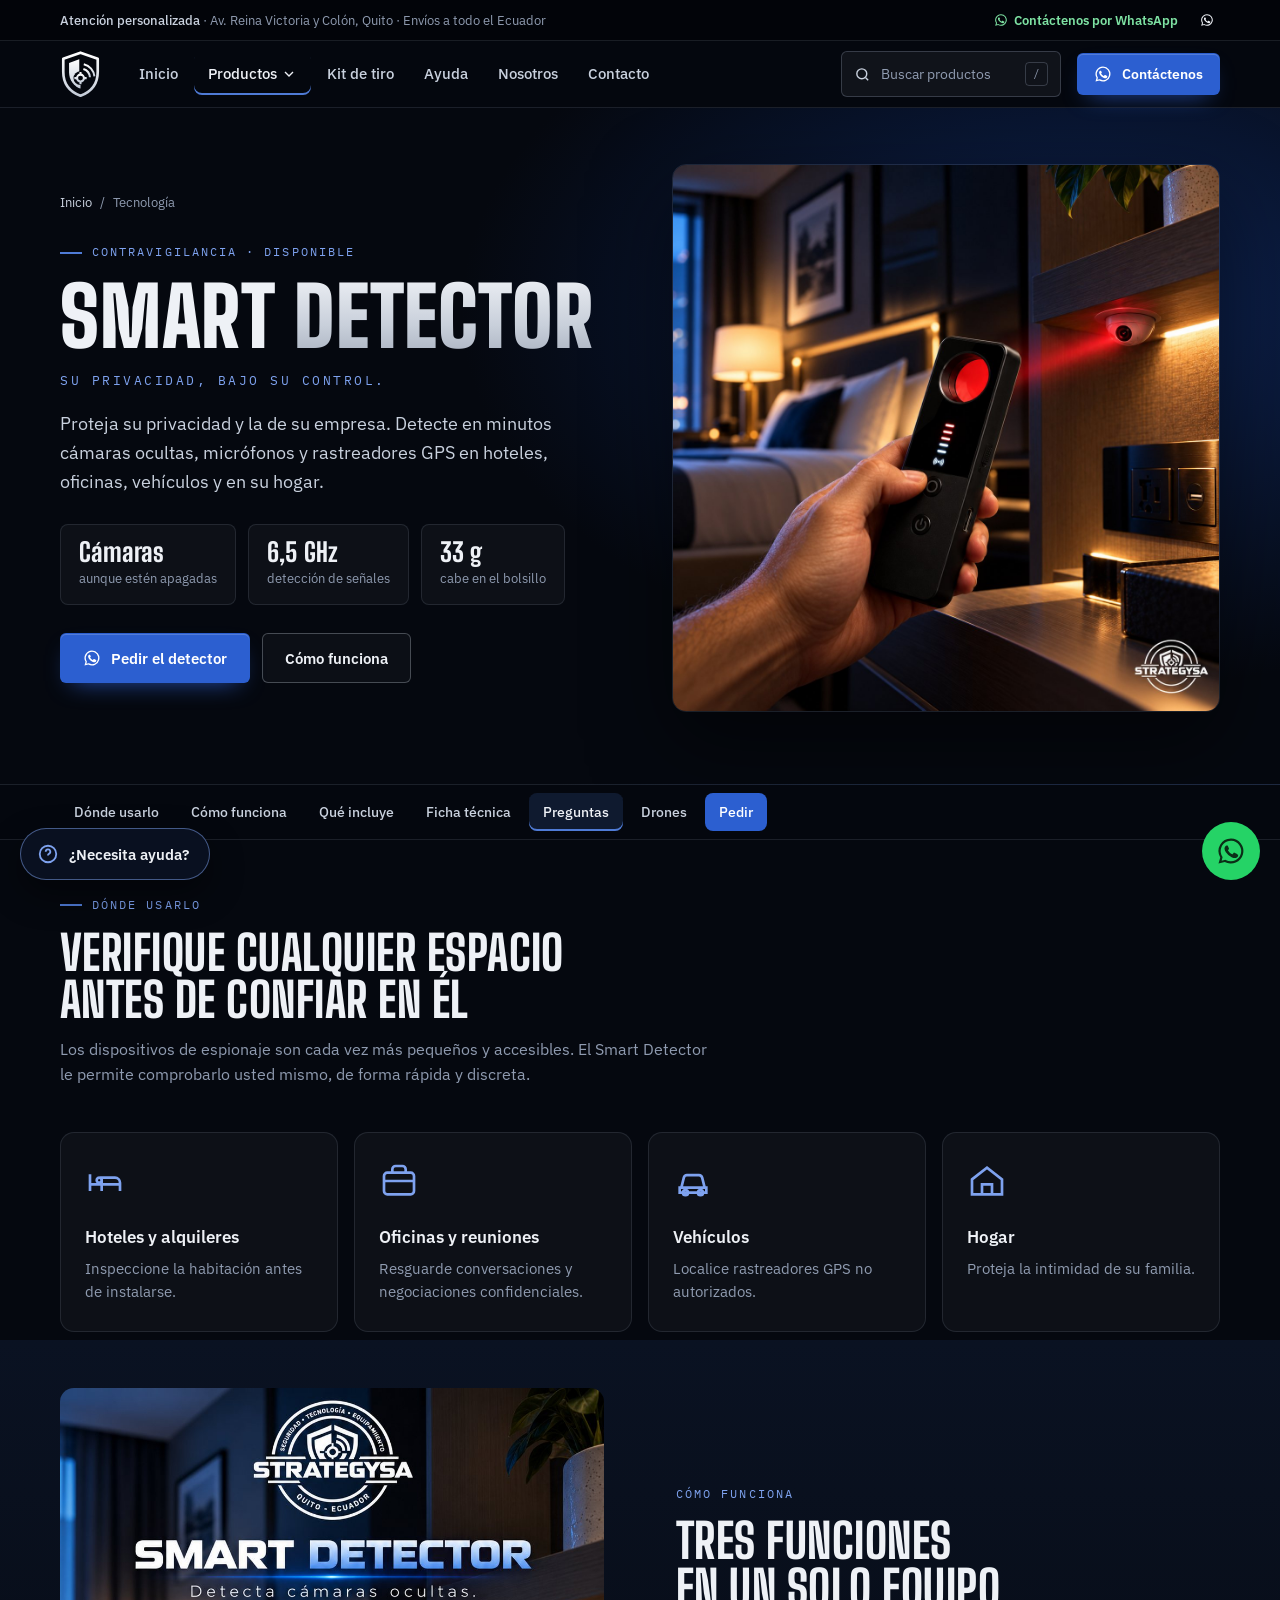
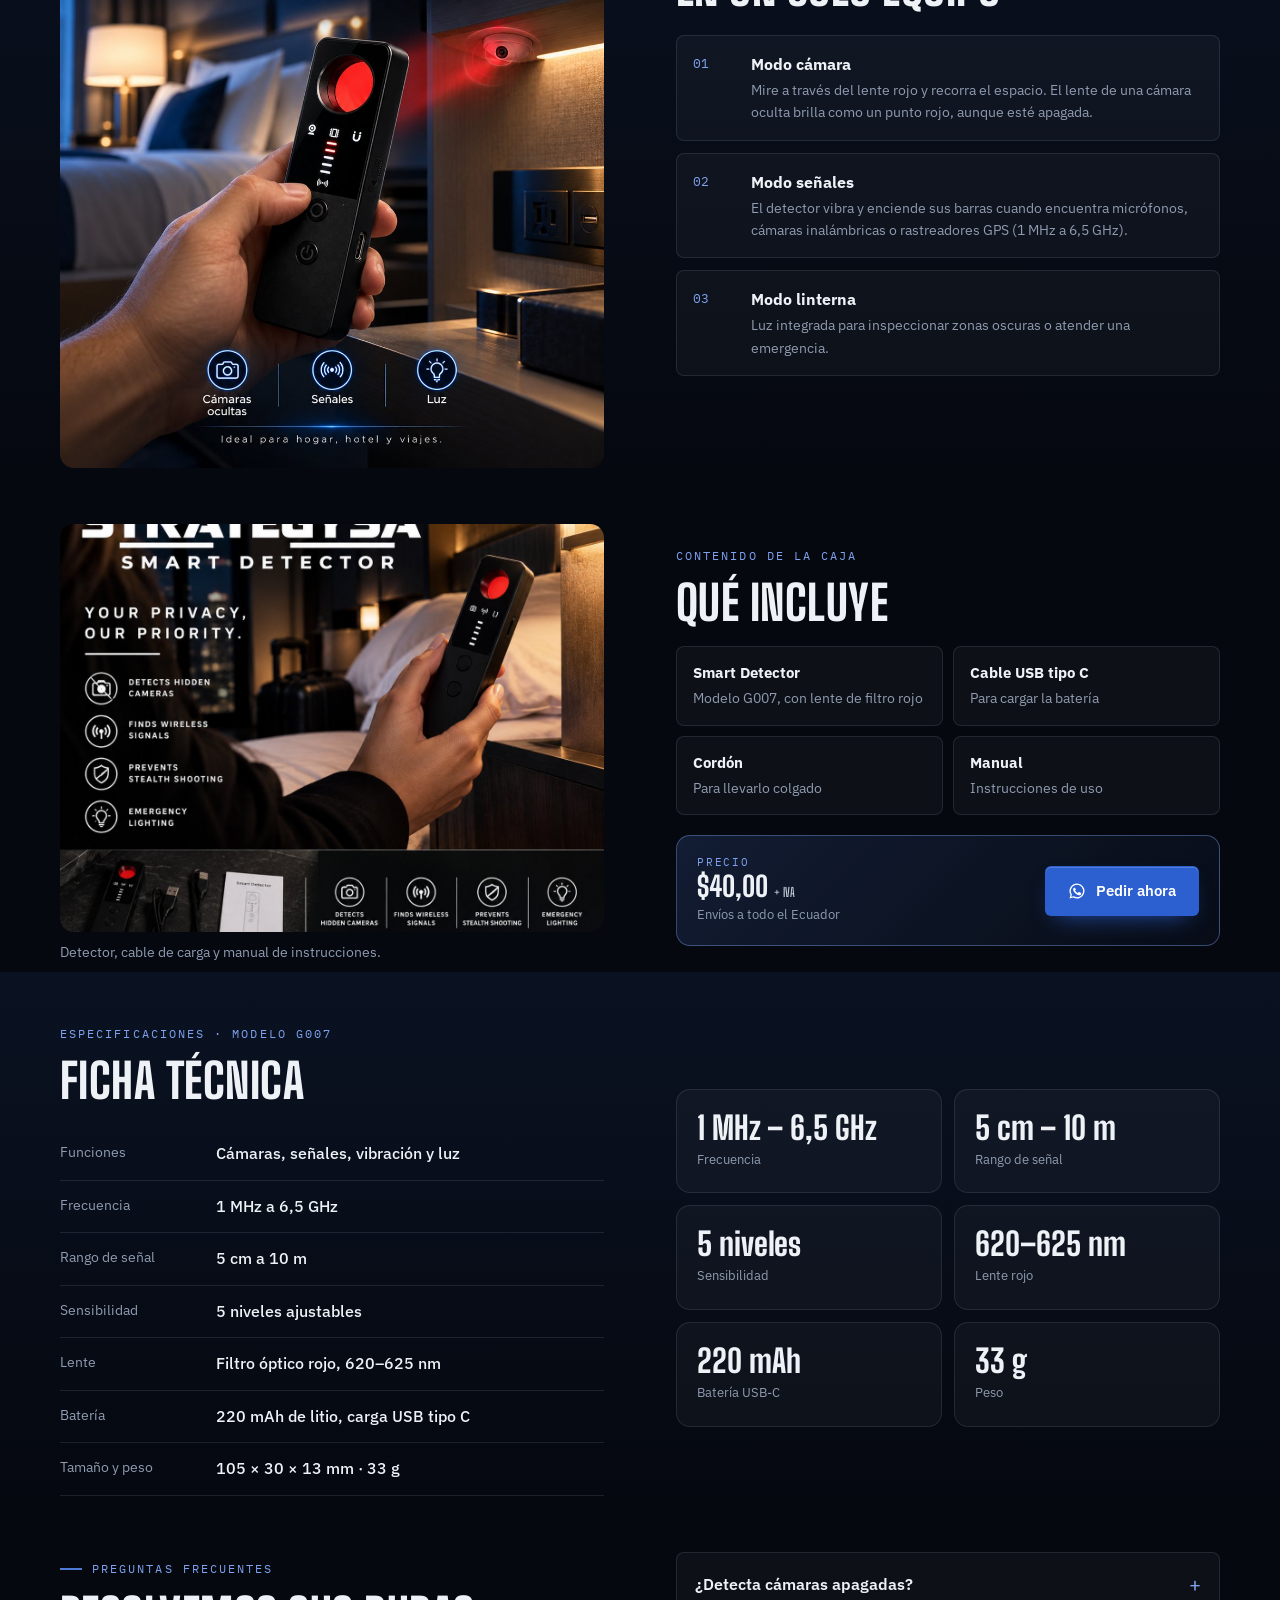
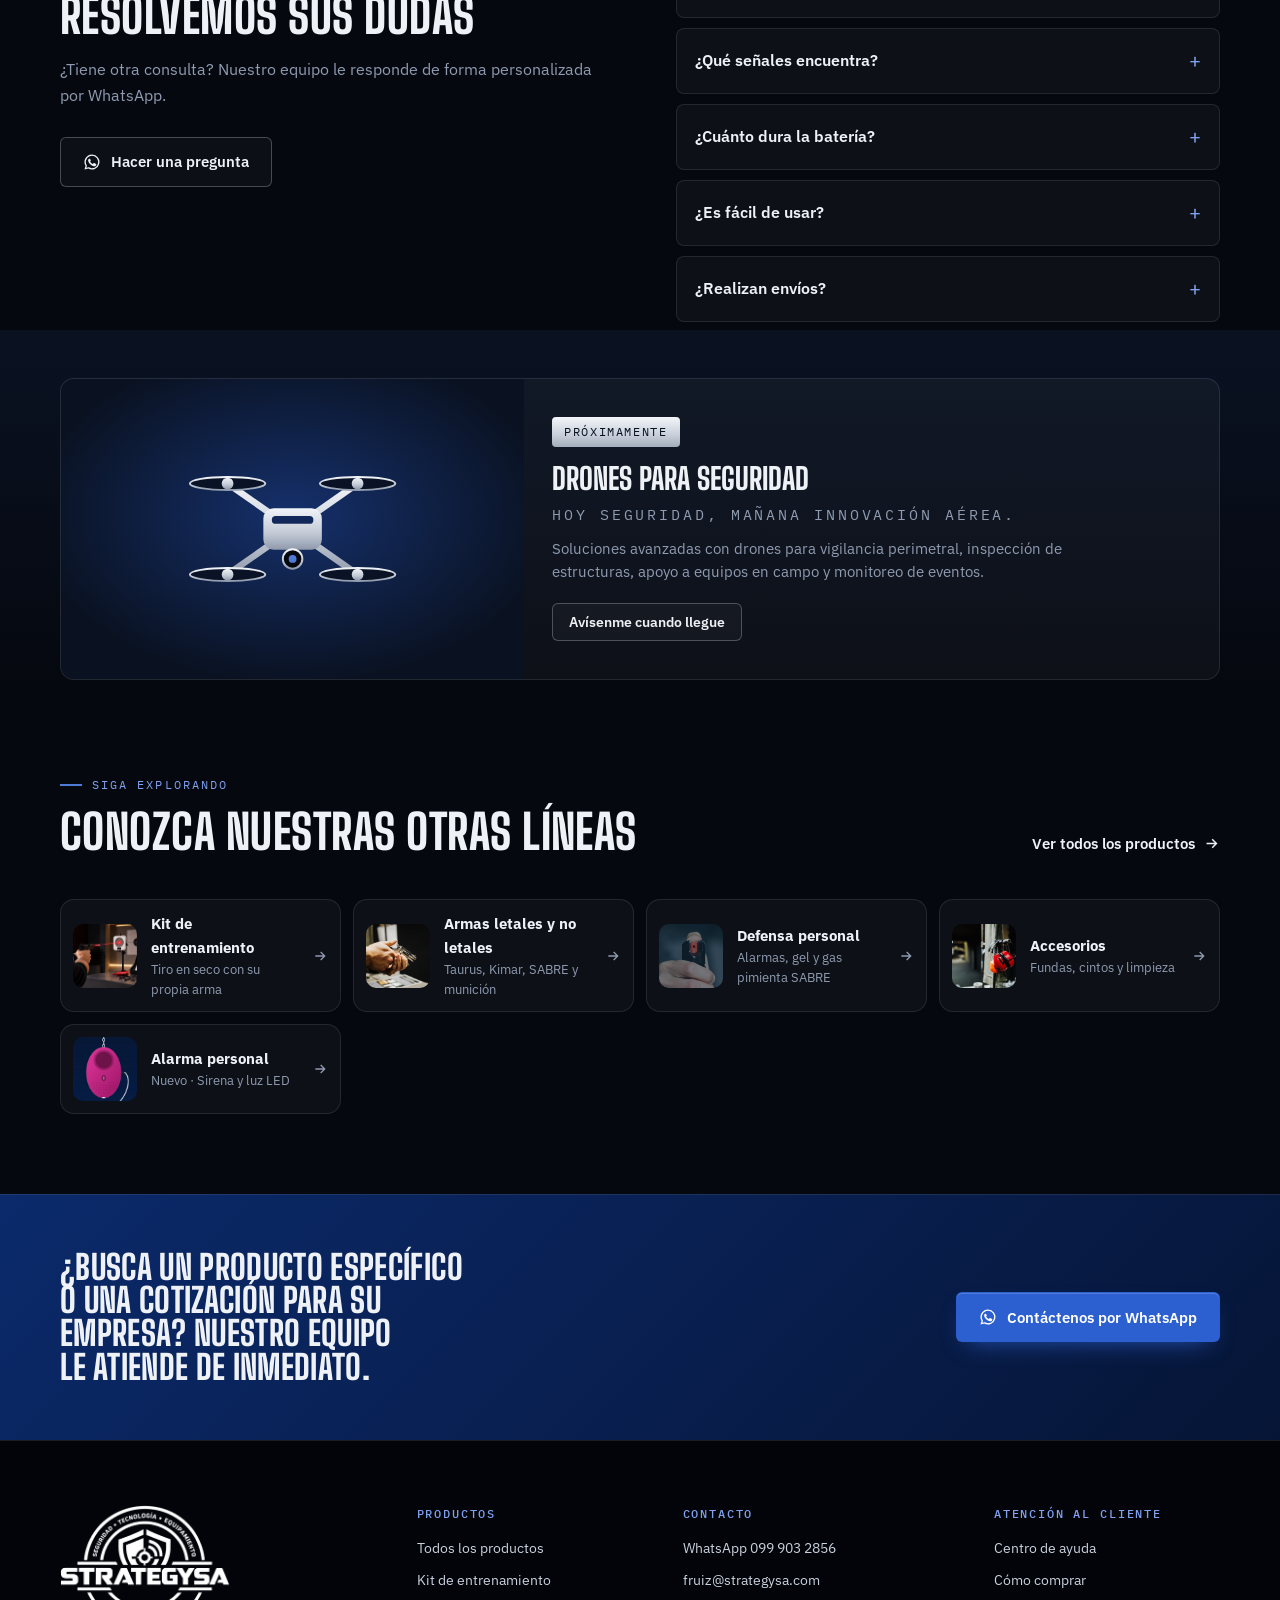
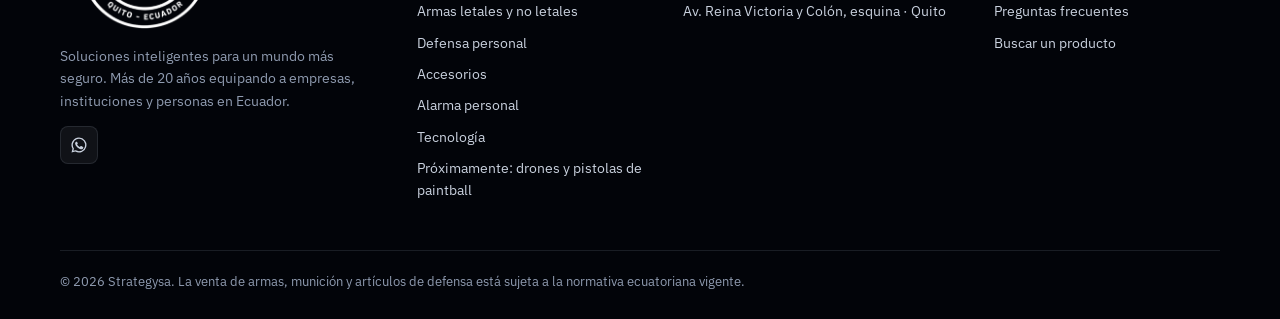
<file: tecnologia.html>
<!doctype html>
<html lang="es-EC">
<head>
<meta charset="utf-8">
<meta name="viewport" content="width=device-width, initial-scale=1, viewport-fit=cover">
<title>Detector de cámaras ocultas Smart Detector en Ecuador ($40) | Strategysa</title>
<meta name="description" content="Smart Detector: detecte cámaras ocultas y señales inalámbricas en hoteles, oficinas y vehículos. $40,00 + IVA, envíos a todo el Ecuador. Próximamente drones.">
<!--seo-->
<link rel="canonical" href="https://strategysa.github.io/tecnologia.html">
<meta name="robots" content="index, follow">
<meta property="og:type" content="website">
<meta property="og:site_name" content="Strategysa">
<meta property="og:locale" content="es_EC">
<meta property="og:title" content="Detector de cámaras ocultas Smart Detector en Ecuador ($40) | Strategysa">
<meta property="og:description" content="Smart Detector: detecte cámaras ocultas y señales inalámbricas en hoteles, oficinas y vehículos. $40,00 + IVA, envíos a todo el Ecuador. Próximamente drones.">
<meta property="og:url" content="https://strategysa.github.io/tecnologia.html">
<meta property="og:image" content="https://strategysa.github.io/img/det-escena.jpg">
<meta name="twitter:card" content="summary_large_image">
<script type="application/ld+json">{"@context": "https://schema.org", "@type": "Product", "name": "Smart Detector G007", "image": "https://strategysa.github.io/img/detector.jpg", "description": "Detector de cámaras ocultas y señales inalámbricas.", "brand": {"@type": "Brand", "name": "Strategysa"}, "offers": {"@type": "Offer", "url": "https://strategysa.github.io/tecnologia.html", "priceCurrency": "USD", "price": "40.00", "availability": "https://schema.org/InStock", "seller": {"@type": "Organization", "name": "Strategysa"}}}</script>
<!--/seo-->
<link rel="icon" href="img/emblema.svg" type="image/svg+xml">
<link rel="preconnect" href="https://fonts.googleapis.com">
<link rel="preconnect" href="https://fonts.gstatic.com" crossorigin>
<link rel="stylesheet" href="https://fonts.googleapis.com/css2?family=Big+Shoulders+Display:wght@700;800;900&family=IBM+Plex+Mono:wght@500&family=IBM+Plex+Sans:wght@400;500;600&display=swap">
<link rel="stylesheet" href="styles.css">
</head>
<body>
<div class="topbar"><div class="wrap">
  <span><b>Atención personalizada</b> · Av. Reina Victoria y Colón, Quito · Envíos a todo el Ecuador</span>
  <span class="tb-right"><a class="tb-wa" href="https://wa.me/593999032856?text=Hola%20Strategysa%2C%20quisiera%20informaci%C3%B3n%20sobre%20sus%20productos." target="_blank" rel="noopener"><svg viewBox="0 0 24 24" fill="currentColor" aria-hidden="true"><path d="M12 2a10 10 0 0 0-8.6 15.1L2 22l5-1.3A10 10 0 1 0 12 2Zm0 18.2a8.2 8.2 0 0 1-4.2-1.1l-.3-.2-3 .8.8-2.9-.2-.3A8.2 8.2 0 1 1 12 20.2Zm4.5-6.1c-.2-.1-1.5-.7-1.7-.8s-.4-.1-.6.1-.7.8-.8 1-.3.2-.5.1a6.7 6.7 0 0 1-3.3-2.9c-.3-.4.3-.4.7-1.3a.5.5 0 0 0 0-.5l-.8-1.8c-.2-.5-.4-.4-.6-.4h-.5a1 1 0 0 0-.7.3 3 3 0 0 0-.9 2.2 5.2 5.2 0 0 0 1.1 2.8 11.9 11.9 0 0 0 4.6 4c1.7.7 2.3.8 3.2.7a2.7 2.7 0 0 0 1.8-1.3 2.2 2.2 0 0 0 .2-1.3c-.1-.1-.3-.2-.5-.3Z"/></svg>Contáctenos por WhatsApp</a><ul class="social mini"><li><a href="https://wa.me/593999032856" target="_blank" rel="noopener" aria-label="WhatsApp"><svg viewBox="0 0 24 24" fill="currentColor" aria-hidden="true"><path d="M12 2a10 10 0 0 0-8.6 15.1L2 22l5-1.3A10 10 0 1 0 12 2Zm0 18.2a8.2 8.2 0 0 1-4.2-1.1l-.3-.2-3 .8.8-2.9-.2-.3A8.2 8.2 0 1 1 12 20.2Zm4.5-6.1c-.2-.1-1.5-.7-1.7-.8s-.4-.1-.6.1-.7.8-.8 1-.3.2-.5.1a6.7 6.7 0 0 1-3.3-2.9c-.3-.4.3-.4.7-1.3a.5.5 0 0 0 0-.5l-.8-1.8c-.2-.5-.4-.4-.6-.4h-.5a1 1 0 0 0-.7.3 3 3 0 0 0-.9 2.2 5.2 5.2 0 0 0 1.1 2.8 11.9 11.9 0 0 0 4.6 4c1.7.7 2.3.8 3.2.7a2.7 2.7 0 0 0 1.8-1.3 2.2 2.2 0 0 0 .2-1.3c-.1-.1-.3-.2-.5-.3Z"/></svg><span>WhatsApp</span></a></li></ul></span>
</div></div>
<header class="nav"><div class="wrap">
  <a class="brand" href="index.html" aria-label="Strategysa, inicio"><img src="img/emblema.svg" alt="Strategysa" width="42" height="47"></a>
  <ul class="menu" id="menu">
    <li><a href="index.html">Inicio</a></li>
    <li class="has-mega on"><button class="mega-btn" type="button" aria-expanded="false" aria-controls="mega">Productos<svg viewBox="0 0 24 24" fill="none" stroke="currentColor" stroke-width="2" aria-hidden="true"><path d="m6 9 6 6 6-6"/></svg></button>
      <div class="mega" id="mega"><ul><li><a href="kit-entrenamiento.html"><img src="img/kit-marca-escena.jpg" alt="" loading="lazy"><span><b>Kit de entrenamiento</b><small>Tiro en seco con su propia arma</small></span></a></li><li><a href="armas.html"><img src="img/fotos/revolver-manos.jpg" alt="" loading="lazy"><span><b>Armas letales y no letales</b><small>Taurus, Kimar, SABRE y munición</small></span></a></li><li><a href="defensa-personal.html"><img src="img/fotos/gas-pimienta.jpg" alt="" loading="lazy"><span><b>Defensa personal</b><small>Alarmas, gel y gas pimienta SABRE</small></span></a></li><li><a href="accesorios.html"><img src="img/fotos/orejeras.jpg" alt="" loading="lazy"><span><b>Accesorios</b><small>Fundas, cintos y limpieza</small></span></a></li><li><a href="alarma-personal.html"><img src="img/alarma/pg/c-fucsia.jpg" alt="" loading="lazy"><span><b>Alarma personal</b><small>Nuevo · Sirena y luz LED</small></span></a></li><li><a href="tecnologia.html" aria-current="page"><img src="img/det-escena.jpg" alt="" loading="lazy"><span><b>Tecnología</b><small>Smart Detector y drones</small></span></a></li></ul><a class="mega-all" href="productos.html">Ver todos los productos <svg viewBox="0 0 24 24" fill="none" stroke="currentColor" stroke-width="2" aria-hidden="true"><path d="M5 12h14M13 6l6 6-6 6"/></svg></a></div></li>
    <li><a href="kit-entrenamiento.html">Kit de tiro</a></li>
    <li><a href="index.html#preguntas">Ayuda</a></li>
    <li><a href="index.html#nosotros">Nosotros</a></li>
    <li><a href="index.html#contacto">Contacto</a></li>
  </ul>
  <button class="nav-search" type="button" data-search aria-label="Buscar productos"><svg viewBox="0 0 24 24" fill="none" stroke="currentColor" stroke-width="2" aria-hidden="true"><circle cx="11" cy="11" r="7"/><path d="m20 20-3.5-3.5"/></svg><span>Buscar productos</span><kbd>/</kbd></button>
  <a class="btn btn-solid nav-cta" href="https://wa.me/593999032856?text=Hola%20Strategysa%2C%20quisiera%20informaci%C3%B3n%20sobre%20sus%20productos." target="_blank" rel="noopener"><svg viewBox="0 0 24 24" fill="currentColor" aria-hidden="true"><path d="M12 2a10 10 0 0 0-8.6 15.1L2 22l5-1.3A10 10 0 1 0 12 2Zm0 18.2a8.2 8.2 0 0 1-4.2-1.1l-.3-.2-3 .8.8-2.9-.2-.3A8.2 8.2 0 1 1 12 20.2Zm4.5-6.1c-.2-.1-1.5-.7-1.7-.8s-.4-.1-.6.1-.7.8-.8 1-.3.2-.5.1a6.7 6.7 0 0 1-3.3-2.9c-.3-.4.3-.4.7-1.3a.5.5 0 0 0 0-.5l-.8-1.8c-.2-.5-.4-.4-.6-.4h-.5a1 1 0 0 0-.7.3 3 3 0 0 0-.9 2.2 5.2 5.2 0 0 0 1.1 2.8 11.9 11.9 0 0 0 4.6 4c1.7.7 2.3.8 3.2.7a2.7 2.7 0 0 0 1.8-1.3 2.2 2.2 0 0 0 .2-1.3c-.1-.1-.3-.2-.5-.3Z"/></svg>Contáctenos</a>
  <button class="burger" id="burger" aria-label="Abrir menú" aria-expanded="false" aria-controls="menu"><svg viewBox="0 0 24 24" fill="none" stroke="currentColor" stroke-width="2"><path d="M3 6h18M3 12h18M3 18h18"/></svg></button>
</div></header>
<main>
<section class="kit-hero"><div class="wrap kh-grid tech-hero">
  <div>
    <nav class="crumbs" aria-label="Ruta"><a href="index.html">Inicio</a><span>/</span>Tecnología</nav>
    <span class="eyebrow">Contravigilancia · Disponible</span>
    <h1>Smart <span>Detector</span></h1>
    <p class="slogan">Su privacidad, bajo su control.</p>
    <p class="lead">Proteja su privacidad y la de su empresa. Detecte en minutos cámaras ocultas, micrófonos y rastreadores GPS en hoteles, oficinas, vehículos y en su hogar.</p>
    <ul class="kfacts"><li><b>Cámaras</b>aunque estén apagadas</li><li><b>6,5 GHz</b>detección de señales</li><li><b>33 g</b>cabe en el bolsillo</li></ul>
    <div class="actions">
      <a class="btn btn-solid" target="_blank" rel="noopener" href="https://wa.me/593999032856?text=Hola%20Strategysa%2C%20quisiera%20el%20Smart%20Detector."><svg viewBox="0 0 24 24" fill="currentColor" aria-hidden="true"><path d="M12 2a10 10 0 0 0-8.6 15.1L2 22l5-1.3A10 10 0 1 0 12 2Zm0 18.2a8.2 8.2 0 0 1-4.2-1.1l-.3-.2-3 .8.8-2.9-.2-.3A8.2 8.2 0 1 1 12 20.2Zm4.5-6.1c-.2-.1-1.5-.7-1.7-.8s-.4-.1-.6.1-.7.8-.8 1-.3.2-.5.1a6.7 6.7 0 0 1-3.3-2.9c-.3-.4.3-.4.7-1.3a.5.5 0 0 0 0-.5l-.8-1.8c-.2-.5-.4-.4-.6-.4h-.5a1 1 0 0 0-.7.3 3 3 0 0 0-.9 2.2 5.2 5.2 0 0 0 1.1 2.8 11.9 11.9 0 0 0 4.6 4c1.7.7 2.3.8 3.2.7a2.7 2.7 0 0 0 1.8-1.3 2.2 2.2 0 0 0 .2-1.3c-.1-.1-.3-.2-.5-.3Z"/></svg>Pedir el detector</a>
      <a class="btn btn-ghost" href="#como">Cómo funciona</a>
    </div>
  </div>
  <img class="th-img" src="img/det-escena.jpg" alt="Smart Detector revelando una cámara oculta en una habitación de hotel">
</div></section>
<nav class="subnav" aria-label="Secciones"><div class="wrap"><div class="sublinks"><a href="#usos">Dónde usarlo</a><a href="#como">Cómo funciona</a><a href="#incluye">Qué incluye</a><a href="#ficha">Ficha técnica</a><a href="#faq">Preguntas</a><a href="#drones">Drones</a><a class="sub-cta" target="_blank" rel="noopener" href="https://wa.me/593999032856?text=Hola%20Strategysa%2C%20quisiera%20el%20Smart%20Detector.">Pedir</a></div></div></nav>
<section class="section group" id="usos"><div class="wrap">
  <div class="shead"><div><span class="eyebrow">Dónde usarlo</span><h2>Verifique cualquier espacio antes de confiar en él</h2><p>Los dispositivos de espionaje son cada vez más pequeños y accesibles. El Smart Detector le permite comprobarlo usted mismo, de forma rápida y discreta.</p></div></div>
  <ul class="feats"><li><svg viewBox="0 0 24 24" fill="none" stroke="currentColor" stroke-width="1.6" aria-hidden="true"><path d="M3 18V8M21 18v-5a3 3 0 0 0-3-3H10v8M3 14h18M7 11.5a1.5 1.5 0 1 0 0-.01"/></svg><h3>Hoteles y alquileres</h3><p>Inspeccione la habitación antes de instalarse.</p></li><li><svg viewBox="0 0 24 24" fill="none" stroke="currentColor" stroke-width="1.6" aria-hidden="true"><rect x="3" y="7" width="18" height="13" rx="2"/><path d="M8 7V5a2 2 0 0 1 2-2h4a2 2 0 0 1 2 2v2M3 12h18"/></svg><h3>Oficinas y reuniones</h3><p>Resguarde conversaciones y negociaciones confidenciales.</p></li><li><svg viewBox="0 0 24 24" fill="none" stroke="currentColor" stroke-width="1.6" aria-hidden="true"><path d="M5 16 6.5 10a2 2 0 0 1 2-1.5h7a2 2 0 0 1 2 1.5L19 16M4 16h16v3H4z"/><circle cx="7.5" cy="19" r="1.5"/><circle cx="16.5" cy="19" r="1.5"/></svg><h3>Vehículos</h3><p>Localice rastreadores GPS no autorizados.</p></li><li><svg viewBox="0 0 24 24" fill="none" stroke="currentColor" stroke-width="1.6" aria-hidden="true"><path d="m3 11 9-7 9 7v9H3z"/><path d="M9 20v-6h6v6"/></svg><h3>Hogar</h3><p>Proteja la intimidad de su familia.</p></li></ul>
</div></section>
<section class="section alt group" id="como"><div class="wrap two center">
  <img class="rounded" src="img/det-poster2.jpg" alt="Smart Detector detectando una cámara oculta" loading="lazy">
  <div>
    <span class="eyebrow">Cómo funciona</span>
    <h2>Tres funciones en un solo equipo</h2>
    <ol class="steps4"><li><span>01</span><b>Modo cámara</b><p>Mire a través del lente rojo y recorra el espacio. El lente de una cámara oculta brilla como un punto rojo, aunque esté apagada.</p></li><li><span>02</span><b>Modo señales</b><p>El detector vibra y enciende sus barras cuando encuentra micrófonos, cámaras inalámbricas o rastreadores GPS (1 MHz a 6,5 GHz).</p></li><li><span>03</span><b>Modo linterna</b><p>Luz integrada para inspeccionar zonas oscuras o atender una emergencia.</p></li></ol>
  </div>
</div></section>
<section class="section group" id="incluye"><div class="wrap two center">
  <figure class="incl-fig"><img class="rounded" src="img/det-hotel.jpg" alt="Smart Detector con su cable y manual de instrucciones" loading="lazy"><figcaption>Detector, cable de carga y manual de instrucciones.</figcaption></figure>
  <div>
    <span class="eyebrow">Contenido de la caja</span>
    <h2>Qué incluye</h2>
    <ul class="incl-list">
      <li><b>Smart Detector</b><span>Modelo G007, con lente de filtro rojo</span></li>
      <li><b>Cable USB tipo C</b><span>Para cargar la batería</span></li>
      <li><b>Cordón</b><span>Para llevarlo colgado</span></li>
      <li><b>Manual</b><span>Instrucciones de uso</span></li>
    </ul>
    <div class="buybox"><div><span>Precio</span><b>$40,00 <small>+ IVA</small></b><small>Envíos a todo el Ecuador</small></div>
      <a class="btn btn-solid" target="_blank" rel="noopener" href="https://wa.me/593999032856?text=Hola%20Strategysa%2C%20quisiera%20pedir%20el%20Smart%20Detector."><svg viewBox="0 0 24 24" fill="currentColor" aria-hidden="true"><path d="M12 2a10 10 0 0 0-8.6 15.1L2 22l5-1.3A10 10 0 1 0 12 2Zm0 18.2a8.2 8.2 0 0 1-4.2-1.1l-.3-.2-3 .8.8-2.9-.2-.3A8.2 8.2 0 1 1 12 20.2Zm4.5-6.1c-.2-.1-1.5-.7-1.7-.8s-.4-.1-.6.1-.7.8-.8 1-.3.2-.5.1a6.7 6.7 0 0 1-3.3-2.9c-.3-.4.3-.4.7-1.3a.5.5 0 0 0 0-.5l-.8-1.8c-.2-.5-.4-.4-.6-.4h-.5a1 1 0 0 0-.7.3 3 3 0 0 0-.9 2.2 5.2 5.2 0 0 0 1.1 2.8 11.9 11.9 0 0 0 4.6 4c1.7.7 2.3.8 3.2.7a2.7 2.7 0 0 0 1.8-1.3 2.2 2.2 0 0 0 .2-1.3c-.1-.1-.3-.2-.5-.3Z"/></svg>Pedir ahora</a></div>
  </div>
</div></section>
<section class="section alt group" id="ficha"><div class="wrap two center">
  <div>
    <span class="eyebrow">Especificaciones · Modelo G007</span>
    <h2>Ficha técnica</h2>
    <dl class="specs">
      <div><dt>Funciones</dt><dd>Cámaras, señales, vibración y luz</dd></div>
      <div><dt>Frecuencia</dt><dd>1 MHz a 6,5 GHz</dd></div>
      <div><dt>Rango de señal</dt><dd>5 cm a 10 m</dd></div>
      <div><dt>Sensibilidad</dt><dd>5 niveles ajustables</dd></div>
      <div><dt>Lente</dt><dd>Filtro óptico rojo, 620–625 nm</dd></div>
      <div><dt>Batería</dt><dd>220 mAh de litio, carga USB tipo C</dd></div>
      <div><dt>Tamaño y peso</dt><dd>105 × 30 × 13 mm · 33 g</dd></div>
    </dl>
  </div>
  <div class="spec-cards">
    <div><b>1 MHz – 6,5 GHz</b><span>Frecuencia</span></div>
    <div><b>5 cm – 10 m</b><span>Rango de señal</span></div>
    <div><b>5 niveles</b><span>Sensibilidad</span></div>
    <div><b>620–625 nm</b><span>Lente rojo</span></div>
    <div><b>220 mAh</b><span>Batería USB-C</span></div>
    <div><b>33 g</b><span>Peso</span></div>
  </div>
</div></section>
<section class="section group" id="faq"><div class="wrap two">
  <div><span class="eyebrow">Preguntas frecuentes</span><h2>Resolvemos sus dudas</h2><p class="muted">¿Tiene otra consulta? Nuestro equipo le responde de forma personalizada por WhatsApp.</p>
  <div class="actions"><a class="btn btn-ghost" target="_blank" rel="noopener" href="https://wa.me/593999032856?text=Hola%20Strategysa%2C%20tengo%20una%20pregunta%20sobre%20el%20Smart%20Detector."><svg viewBox="0 0 24 24" fill="currentColor" aria-hidden="true"><path d="M12 2a10 10 0 0 0-8.6 15.1L2 22l5-1.3A10 10 0 1 0 12 2Zm0 18.2a8.2 8.2 0 0 1-4.2-1.1l-.3-.2-3 .8.8-2.9-.2-.3A8.2 8.2 0 1 1 12 20.2Zm4.5-6.1c-.2-.1-1.5-.7-1.7-.8s-.4-.1-.6.1-.7.8-.8 1-.3.2-.5.1a6.7 6.7 0 0 1-3.3-2.9c-.3-.4.3-.4.7-1.3a.5.5 0 0 0 0-.5l-.8-1.8c-.2-.5-.4-.4-.6-.4h-.5a1 1 0 0 0-.7.3 3 3 0 0 0-.9 2.2 5.2 5.2 0 0 0 1.1 2.8 11.9 11.9 0 0 0 4.6 4c1.7.7 2.3.8 3.2.7a2.7 2.7 0 0 0 1.8-1.3 2.2 2.2 0 0 0 .2-1.3c-.1-.1-.3-.2-.5-.3Z"/></svg>Hacer una pregunta</a></div></div>
  <div class="faqs"><details class="faq"><summary>¿Detecta cámaras apagadas?</summary><p>Sí. En modo cámara, el lente rojo revela el reflejo del lente de la cámara aunque no esté encendida.</p></details><details class="faq"><summary>¿Qué señales encuentra?</summary><p>Señales inalámbricas entre 1 MHz y 6,5 GHz, como micrófonos, cámaras Wi-Fi y rastreadores GPS activos.</p></details><details class="faq"><summary>¿Cuánto dura la batería?</summary><p>Tiene batería recargable de 220 mAh con carga por USB tipo C.</p></details><details class="faq"><summary>¿Es fácil de usar?</summary><p>Sí. Funciona con dos botones y cinco niveles de sensibilidad, e incluye manual de instrucciones.</p></details><details class="faq"><summary>¿Realizan envíos?</summary><p>Sí, realizamos envíos seguros a todo el Ecuador. Escríbanos por WhatsApp para coordinar la entrega.</p></details></div>
</div></section>
<section class="section alt group" id="drones"><div class="wrap">
  <article class="soon soon-wide">
    <div class="soon-art"><svg viewBox="0 0 500 400" aria-hidden="true"><defs><linearGradient id="sv" x1="0" y1="0" x2="0" y2="1"><stop offset="0" stop-color="#f1f4f8"/><stop offset=".6" stop-color="#c3cad6"/><stop offset="1" stop-color="#8e99ab"/></linearGradient></defs>
<g class="drone-body"><g stroke="url(#sv)" stroke-width="10" stroke-linecap="round"><path d="M250 200 L150 130 M250 200 L350 130 M250 200 L150 270 M250 200 L350 270"/></g>
<g fill="#0a1326" stroke="url(#sv)" stroke-width="3"><ellipse cx="150" cy="130" rx="58" ry="10"/><ellipse cx="350" cy="130" rx="58" ry="10"/><ellipse cx="150" cy="270" rx="58" ry="10"/><ellipse cx="350" cy="270" rx="58" ry="10"/></g>
<g fill="url(#sv)"><circle cx="150" cy="130" r="9"/><circle cx="350" cy="130" r="9"/><circle cx="150" cy="270" r="9"/><circle cx="350" cy="270" r="9"/></g>
<rect x="205" y="168" width="90" height="64" rx="16" fill="url(#sv)"/><rect x="218" y="180" width="64" height="12" rx="6" fill="#13285a"/>
<circle cx="250" cy="246" r="15" fill="#05080f" stroke="url(#sv)" stroke-width="3"/><circle cx="250" cy="246" r="6" fill="#4f7bd6"/></g></svg></div>
    <div class="soon-txt"><span class="pill-soon">Próximamente</span><h3>Drones para seguridad</h3>
    <p class="slogan" style="margin:10px 0 0">Hoy seguridad, mañana innovación aérea.</p>
    <p>Soluciones avanzadas con drones para vigilancia perimetral, inspección de estructuras, apoyo a equipos en campo y monitoreo de eventos.</p>
    <div class="soon-act"><a class="btn btn-ghost" target="_blank" rel="noopener" href="https://wa.me/593999032856?text=Hola%20Strategysa%2C%20quiero%20que%20me%20avisen%20cuando%20lleguen%20los%20drones.">Avísenme cuando llegue</a></div></div>
  </article>
</div></section><section class="section others"><div class="wrap"><div class="shead"><div><span class="eyebrow">Siga explorando</span><h2>Conozca nuestras otras líneas</h2></div><a class="link" href="productos.html">Ver todos los productos <svg viewBox="0 0 24 24" fill="none" stroke="currentColor" stroke-width="2" aria-hidden="true"><path d="M5 12h14M13 6l6 6-6 6"/></svg></a></div><div class="olines"><a class="oline" href="kit-entrenamiento.html"><img src="img/kit-marca-escena.jpg" alt="" loading="lazy"><span><b>Kit de entrenamiento</b><small>Tiro en seco con su propia arma</small></span><svg viewBox="0 0 24 24" fill="none" stroke="currentColor" stroke-width="2" aria-hidden="true"><path d="M5 12h14M13 6l6 6-6 6"/></svg></a><a class="oline" href="armas.html"><img src="img/fotos/revolver-manos.jpg" alt="" loading="lazy"><span><b>Armas letales y no letales</b><small>Taurus, Kimar, SABRE y munición</small></span><svg viewBox="0 0 24 24" fill="none" stroke="currentColor" stroke-width="2" aria-hidden="true"><path d="M5 12h14M13 6l6 6-6 6"/></svg></a><a class="oline" href="defensa-personal.html"><img src="img/fotos/gas-pimienta.jpg" alt="" loading="lazy"><span><b>Defensa personal</b><small>Alarmas, gel y gas pimienta SABRE</small></span><svg viewBox="0 0 24 24" fill="none" stroke="currentColor" stroke-width="2" aria-hidden="true"><path d="M5 12h14M13 6l6 6-6 6"/></svg></a><a class="oline" href="accesorios.html"><img src="img/fotos/orejeras.jpg" alt="" loading="lazy"><span><b>Accesorios</b><small>Fundas, cintos y limpieza</small></span><svg viewBox="0 0 24 24" fill="none" stroke="currentColor" stroke-width="2" aria-hidden="true"><path d="M5 12h14M13 6l6 6-6 6"/></svg></a><a class="oline" href="alarma-personal.html"><img src="img/alarma/pg/c-fucsia.jpg" alt="" loading="lazy"><span><b>Alarma personal</b><small>Nuevo · Sirena y luz LED</small></span><svg viewBox="0 0 24 24" fill="none" stroke="currentColor" stroke-width="2" aria-hidden="true"><path d="M5 12h14M13 6l6 6-6 6"/></svg></a></div></div></section><section class="cta"><div class="wrap">
  <h2>¿Busca un producto específico o una cotización para su empresa? Nuestro equipo le atiende de inmediato.</h2>
  <a class="btn btn-solid" href="https://wa.me/593999032856?text=Hola%20Strategysa%2C%20necesito%20asesor%C3%ADa." target="_blank" rel="noopener"><svg viewBox="0 0 24 24" fill="currentColor" aria-hidden="true"><path d="M12 2a10 10 0 0 0-8.6 15.1L2 22l5-1.3A10 10 0 1 0 12 2Zm0 18.2a8.2 8.2 0 0 1-4.2-1.1l-.3-.2-3 .8.8-2.9-.2-.3A8.2 8.2 0 1 1 12 20.2Zm4.5-6.1c-.2-.1-1.5-.7-1.7-.8s-.4-.1-.6.1-.7.8-.8 1-.3.2-.5.1a6.7 6.7 0 0 1-3.3-2.9c-.3-.4.3-.4.7-1.3a.5.5 0 0 0 0-.5l-.8-1.8c-.2-.5-.4-.4-.6-.4h-.5a1 1 0 0 0-.7.3 3 3 0 0 0-.9 2.2 5.2 5.2 0 0 0 1.1 2.8 11.9 11.9 0 0 0 4.6 4c1.7.7 2.3.8 3.2.7a2.7 2.7 0 0 0 1.8-1.3 2.2 2.2 0 0 0 .2-1.3c-.1-.1-.3-.2-.5-.3Z"/></svg>Contáctenos por WhatsApp</a>
</div></section>
</main>
<footer class="foot"><div class="wrap">
  <div class="foot-grid">
    <div class="foot-brand"><img src="img/logo-blanco.png" alt="Strategysa" width="200" height="145"><p>Soluciones inteligentes para un mundo más seguro. Más de 20 años equipando a empresas, instituciones y personas en Ecuador.</p><ul class="social"><li><a href="https://wa.me/593999032856" target="_blank" rel="noopener" aria-label="WhatsApp"><svg viewBox="0 0 24 24" fill="currentColor" aria-hidden="true"><path d="M12 2a10 10 0 0 0-8.6 15.1L2 22l5-1.3A10 10 0 1 0 12 2Zm0 18.2a8.2 8.2 0 0 1-4.2-1.1l-.3-.2-3 .8.8-2.9-.2-.3A8.2 8.2 0 1 1 12 20.2Zm4.5-6.1c-.2-.1-1.5-.7-1.7-.8s-.4-.1-.6.1-.7.8-.8 1-.3.2-.5.1a6.7 6.7 0 0 1-3.3-2.9c-.3-.4.3-.4.7-1.3a.5.5 0 0 0 0-.5l-.8-1.8c-.2-.5-.4-.4-.6-.4h-.5a1 1 0 0 0-.7.3 3 3 0 0 0-.9 2.2 5.2 5.2 0 0 0 1.1 2.8 11.9 11.9 0 0 0 4.6 4c1.7.7 2.3.8 3.2.7a2.7 2.7 0 0 0 1.8-1.3 2.2 2.2 0 0 0 .2-1.3c-.1-.1-.3-.2-.5-.3Z"/></svg><span>WhatsApp</span></a></li></ul></div>
    <div><h4>Productos</h4><ul><li><a href="productos.html">Todos los productos</a></li><li><a href="kit-entrenamiento.html">Kit de entrenamiento</a></li><li><a href="armas.html">Armas letales y no letales</a></li><li><a href="defensa-personal.html">Defensa personal</a></li><li><a href="accesorios.html">Accesorios</a></li><li><a href="alarma-personal.html">Alarma personal</a></li><li><a href="tecnologia.html">Tecnología</a></li><li><a href="index.html#proximamente">Próximamente: drones y pistolas de paintball</a></li></ul></div>
    <div><h4>Contacto</h4><ul>
      <li>WhatsApp <a href="https://wa.me/593999032856" target="_blank" rel="noopener">099 903 2856</a></li>
            <li><a href="mailto:fruiz@strategysa.com">fruiz@strategysa.com</a></li>
      <li>Av. Reina Victoria y Colón, esquina · Quito</li></ul></div>
    <div><h4>Atención al cliente</h4><ul><li><button class="linkbtn" type="button" data-help>Centro de ayuda</button></li><li><a href="index.html#comprar">Cómo comprar</a></li><li><a href="index.html#preguntas">Preguntas frecuentes</a></li><li><button class="linkbtn" type="button" data-search>Buscar un producto</button></li></ul></div>
  </div>
  <p class="foot-legal">© <span class="yr">2026</span> Strategysa. La venta de armas, munición y artículos de defensa está sujeta a la normativa ecuatoriana vigente.</p>
</div></footer>
<div class="helpw" id="helpw">
  <div class="helpw-panel" id="helpw-panel" role="dialog" aria-label="Centro de ayuda" hidden>
    <div class="helpw-head"><div><b>¿En qué podemos ayudarle?</b><span>Encuentre lo que necesita en segundos.</span></div><button type="button" class="helpw-x" data-help aria-label="Cerrar">×</button></div>
    <button class="helpw-search" type="button" data-search><svg viewBox="0 0 24 24" fill="none" stroke="currentColor" stroke-width="2" aria-hidden="true"><circle cx="11" cy="11" r="7"/><path d="m20 20-3.5-3.5"/></svg><span>Buscar producto, marca o calibre</span></button>
    <ul class="helpw-needs"><li><a href="kit-entrenamiento.html"><svg viewBox="0 0 24 24" fill="none" stroke="currentColor" stroke-width="1.6" aria-hidden="true"><circle cx="12" cy="12" r="9"/><circle cx="12" cy="12" r="5"/><circle cx="12" cy="12" r="1.5" fill="currentColor"/></svg><span><b>Practicar tiro sin munición</b><small>Kit láser para su propia arma</small></span></a></li><li><a href="armas.html#letales"><svg viewBox="0 0 24 24" fill="none" stroke="currentColor" stroke-width="1.6" aria-hidden="true"><path d="M12 3 4 6v6c0 5 3.5 8 8 9 4.5-1 8-4 8-9V6l-8-3Z"/><path d="m8.5 12 2.5 2.5 4.5-5"/></svg><span><b>Comprar un arma</b><small>Pistolas y revólveres Taurus</small></span></a></li><li><a href="defensa-personal.html#pimienta"><svg viewBox="0 0 24 24" fill="none" stroke="currentColor" stroke-width="1.6" aria-hidden="true"><circle cx="12" cy="12" r="9"/><path d="m8 12 3 3 5-6"/></svg><span><b>Defensa personal</b><small>Gel y gas pimienta SABRE</small></span></a></li><li><a href="alarma-personal.html"><svg viewBox="0 0 24 24" fill="none" stroke="currentColor" stroke-width="1.6" aria-hidden="true"><path d="M4 5h16v11H9l-5 4z"/><path d="M8 10h8M8 13h5"/></svg><span><b>Alarma personal</b><small>Nuevo · 6 colores</small></span></a></li><li><a href="tecnologia.html"><svg viewBox="0 0 24 24" fill="none" stroke="currentColor" stroke-width="1.6" aria-hidden="true"><circle cx="12" cy="9" r="6"/><path d="m9 14-2 8 5-3 5 3-2-8"/></svg><span><b>Detectar cámaras ocultas</b><small>Smart Detector</small></span></a></li><li><a href="index.html#contacto"><svg viewBox="0 0 24 24" fill="none" stroke="currentColor" stroke-width="1.6" aria-hidden="true"><path d="M3 10 12 4l9 6M5 10v8M9.5 10v8M14.5 10v8M19 10v8M3 20h18"/></svg><span><b>Cotización para empresas</b><small>Atención corporativa</small></span></a></li></ul>
    <a class="helpw-faq" href="index.html#preguntas">Preguntas frecuentes · Cómo comprar <svg viewBox="0 0 24 24" fill="none" stroke="currentColor" stroke-width="2" aria-hidden="true"><path d="M5 12h14M13 6l6 6-6 6"/></svg></a>
    <a class="btn btn-solid helpw-wa" href="https://wa.me/593999032856?text=Hola%20Strategysa%2C%20necesito%20ayuda." target="_blank" rel="noopener"><svg viewBox="0 0 24 24" fill="currentColor" aria-hidden="true"><path d="M12 2a10 10 0 0 0-8.6 15.1L2 22l5-1.3A10 10 0 1 0 12 2Zm0 18.2a8.2 8.2 0 0 1-4.2-1.1l-.3-.2-3 .8.8-2.9-.2-.3A8.2 8.2 0 1 1 12 20.2Zm4.5-6.1c-.2-.1-1.5-.7-1.7-.8s-.4-.1-.6.1-.7.8-.8 1-.3.2-.5.1a6.7 6.7 0 0 1-3.3-2.9c-.3-.4.3-.4.7-1.3a.5.5 0 0 0 0-.5l-.8-1.8c-.2-.5-.4-.4-.6-.4h-.5a1 1 0 0 0-.7.3 3 3 0 0 0-.9 2.2 5.2 5.2 0 0 0 1.1 2.8 11.9 11.9 0 0 0 4.6 4c1.7.7 2.3.8 3.2.7a2.7 2.7 0 0 0 1.8-1.3 2.2 2.2 0 0 0 .2-1.3c-.1-.1-.3-.2-.5-.3Z"/></svg>Hablar con un asesor</a>
  </div>
  <button class="helpw-btn" type="button" data-help aria-expanded="false" aria-controls="helpw-panel"><svg viewBox="0 0 24 24" fill="none" stroke="currentColor" stroke-width="2" aria-hidden="true"><circle cx="12" cy="12" r="9"/><path d="M9.5 9.5a2.5 2.5 0 1 1 3.5 2.3c-.6.3-1 .9-1 1.6v.3M12 17h.01"/></svg><span>¿Necesita ayuda?</span></button>
</div>
<a class="wa-float" href="https://wa.me/593999032856?text=Hola%20Strategysa%2C%20quisiera%20informaci%C3%B3n%20sobre%20sus%20productos." target="_blank" rel="noopener" aria-label="Escribir por WhatsApp"><svg viewBox="0 0 24 24" fill="currentColor" aria-hidden="true"><path d="M12 2a10 10 0 0 0-8.6 15.1L2 22l5-1.3A10 10 0 1 0 12 2Zm0 18.2a8.2 8.2 0 0 1-4.2-1.1l-.3-.2-3 .8.8-2.9-.2-.3A8.2 8.2 0 1 1 12 20.2Zm4.5-6.1c-.2-.1-1.5-.7-1.7-.8s-.4-.1-.6.1-.7.8-.8 1-.3.2-.5.1a6.7 6.7 0 0 1-3.3-2.9c-.3-.4.3-.4.7-1.3a.5.5 0 0 0 0-.5l-.8-1.8c-.2-.5-.4-.4-.6-.4h-.5a1 1 0 0 0-.7.3 3 3 0 0 0-.9 2.2 5.2 5.2 0 0 0 1.1 2.8 11.9 11.9 0 0 0 4.6 4c1.7.7 2.3.8 3.2.7a2.7 2.7 0 0 0 1.8-1.3 2.2 2.2 0 0 0 .2-1.3c-.1-.1-.3-.2-.5-.3Z"/></svg></a>
<div class="srch" id="srch" hidden role="dialog" aria-modal="true" aria-label="Buscar en Strategysa">
  <div class="srch-back" data-close></div>
  <div class="srch-box">
    <div class="srch-field"><svg viewBox="0 0 24 24" fill="none" stroke="currentColor" stroke-width="2" aria-hidden="true"><circle cx="11" cy="11" r="7"/><path d="m20 20-3.5-3.5"/></svg><input id="srch-q" type="search" placeholder="¿Qué está buscando? Ej.: gas pimienta, Taurus 9 mm, kit…" autocomplete="off" aria-controls="srch-list"><button type="button" class="srch-x" data-close aria-label="Cerrar">Esc</button></div>
    <div class="srch-body" id="srch-list" role="listbox"></div>
    <div class="srch-foot">¿No encuentra lo que busca? <a id="srch-wa" href="https://wa.me/593999032856?text=Hola%20Strategysa%2C%20estoy%20buscando%20un%20producto." target="_blank" rel="noopener"><svg viewBox="0 0 24 24" fill="currentColor" aria-hidden="true"><path d="M12 2a10 10 0 0 0-8.6 15.1L2 22l5-1.3A10 10 0 1 0 12 2Zm0 18.2a8.2 8.2 0 0 1-4.2-1.1l-.3-.2-3 .8.8-2.9-.2-.3A8.2 8.2 0 1 1 12 20.2Zm4.5-6.1c-.2-.1-1.5-.7-1.7-.8s-.4-.1-.6.1-.7.8-.8 1-.3.2-.5.1a6.7 6.7 0 0 1-3.3-2.9c-.3-.4.3-.4.7-1.3a.5.5 0 0 0 0-.5l-.8-1.8c-.2-.5-.4-.4-.6-.4h-.5a1 1 0 0 0-.7.3 3 3 0 0 0-.9 2.2 5.2 5.2 0 0 0 1.1 2.8 11.9 11.9 0 0 0 4.6 4c1.7.7 2.3.8 3.2.7a2.7 2.7 0 0 0 1.8-1.3 2.2 2.2 0 0 0 .2-1.3c-.1-.1-.3-.2-.5-.3Z"/></svg>Pregunte a un asesor</a></div>
  </div>
</div>
<script src="buscar.js" defer></script>
<script src="app.js"></script>
</body>
</html>
</file>
<file: styles.css>
/* =========================================================
   Strategysa — sistema de diseño
   Azul marino, negro y plateado. Fotos grandes, superficies
   sutiles, alineación a la izquierda, acentos azules al interactuar.
   ========================================================= */
:root{
  --bg:#05080f; --bg2:#0a1222; --surface:rgba(255,255,255,.035); --surface-2:rgba(255,255,255,.06);
  --line:rgba(190,205,230,.12); --line-2:rgba(190,205,230,.22);
  --fg:#eef1f6; --soft:#c9d1de; --muted:#8f9bb0; --ink:#07101f;
  --navy:#03235b; --blue:#4f7bd6; --blue-2:#7ea2ef; --blue-soft:rgba(79,123,214,.16);
  --silver:linear-gradient(180deg,#f3f5f9 0%,#c8cfda 60%,#a3acbb 100%);
  --display:"Big Shoulders Display","Arial Narrow",Impact,sans-serif;
  --body:"IBM Plex Sans",system-ui,-apple-system,"Segoe UI",Roboto,sans-serif;
  --mono:"IBM Plex Mono",ui-monospace,Menlo,Consolas,monospace;
  --r:14px; --r-sm:8px;
  --gut-l:max(20px, env(safe-area-inset-left, 0px));
  --gut-r:max(20px, env(safe-area-inset-right, 0px));
  --ease:cubic-bezier(.2,.7,.2,1);
  color-scheme:dark;
}
*{box-sizing:border-box}
html{scroll-behavior:smooth;scroll-padding-top:130px}
body{margin:0;background:var(--bg);color:var(--fg);font-family:var(--body);font-size:16px;line-height:1.6;-webkit-font-smoothing:antialiased;overflow-x:hidden}
body::before{content:"";position:fixed;inset:0 0 auto;height:env(safe-area-inset-top,0px);z-index:60;background:var(--bg)}
img{max-width:100%;display:block}
a{color:inherit}
:focus-visible{outline:2px solid var(--blue-2);outline-offset:3px}
.wrap{max-width:1200px;margin:0 auto;padding-left:var(--gut-l);padding-right:var(--gut-r)}
h1,h2,h3{margin:0;text-wrap:balance}
h1,h2{font-family:var(--display);text-transform:uppercase;font-weight:800;line-height:.98;letter-spacing:.01em}
h2{font-size:clamp(32px,4.2vw,48px)}
h3{font-size:18px;font-weight:600;line-height:1.3}
p{max-width:66ch}
.eyebrow{display:inline-flex;align-items:center;gap:10px;font-family:var(--mono);font-size:11.5px;letter-spacing:.18em;text-transform:uppercase;color:var(--blue-2);margin-bottom:14px}
.eyebrow::before{content:"";width:22px;height:2px;background:var(--blue)}
.center .eyebrow::before{display:none}
.lead{font-size:clamp(16px,1.5vw,18px);color:var(--soft);max-width:58ch}
.muted{color:var(--muted)}

/* ---------- Botones ---------- */
.btn{display:inline-flex;align-items:center;gap:10px;font-family:var(--body);font-weight:600;font-size:13.5px;letter-spacing:.04em;text-transform:uppercase;text-decoration:none;padding:14px 22px;border-radius:var(--r-sm);border:1px solid transparent;transition:background .25s,color .25s,border-color .25s,transform .25s}
.btn svg{width:17px;height:17px;flex:none}
.btn-solid{background:var(--silver);color:var(--ink)}
.btn-solid:hover{background:linear-gradient(180deg,#e2eaff,#a9c2f5);transform:translateY(-1px)}
.btn-ghost{color:var(--fg);border-color:var(--line-2)}
.btn-ghost:hover{background:var(--blue-soft);border-color:var(--blue)}
.actions{display:flex;flex-wrap:wrap;gap:12px;margin-top:28px}
.link{display:inline-flex;align-items:center;gap:8px;font-weight:600;font-size:14.5px;text-decoration:none;color:var(--fg);white-space:nowrap}
.link svg{width:17px;height:17px;transition:transform .25s}
.link:hover{color:var(--blue-2)}
.link:hover svg{transform:translateX(4px)}

/* ---------- Barra superior y navegación ---------- */
.topbar{background:#020409;font-size:12.5px;color:var(--muted);border-bottom:1px solid var(--line)}
.topbar .wrap{display:flex;flex-wrap:wrap;gap:4px 24px;justify-content:space-between;align-items:center;padding-block:7px}
.topbar b{color:var(--soft);font-weight:500}
.tb-right{display:inline-flex;align-items:center;gap:6px}
.tb-wa{display:inline-flex;align-items:center;gap:6px;font-weight:600;color:#7ee2a3;text-decoration:none}
.tb-wa svg{width:14px;height:14px}
.tb-wa:hover{color:#b8f5cf}
header.nav{position:sticky;top:env(safe-area-inset-top,0px);z-index:50;background:rgba(5,8,15,.82);backdrop-filter:blur(14px);-webkit-backdrop-filter:blur(14px);border-bottom:1px solid var(--line)}
.nav .wrap{display:flex;align-items:center;justify-content:space-between;gap:16px;padding-block:10px}
.brand img{height:52px;width:auto}
.menu{display:flex;align-items:center;gap:2px;list-style:none;margin:0;padding:0}
.menu>li{position:relative}
.menu a,.mega-btn{display:inline-flex;align-items:center;gap:4px;text-decoration:none;font:inherit;font-size:14.5px;font-weight:500;color:var(--soft);padding:9px 14px;border-radius:var(--r-sm);background:none;border:0;cursor:pointer;transition:color .2s,background .2s}
.menu a:hover,.mega-btn:hover,.has-mega:hover .mega-btn,.has-mega.open .mega-btn{color:var(--fg);background:var(--surface-2)}
.menu a[aria-current="page"],.has-mega.on .mega-btn{color:var(--fg);box-shadow:inset 0 -2px 0 var(--blue)}
.mega-btn svg{width:16px;height:16px;transition:transform .25s}
.has-mega:hover .mega-btn svg,.has-mega.open .mega-btn svg{transform:rotate(180deg)}
.mega{position:absolute;left:50%;top:calc(100% + 12px);transform:translate(-50%,6px);width:min(680px,92vw);padding:12px;border-radius:var(--r);background:rgba(10,18,34,.96);backdrop-filter:blur(16px);-webkit-backdrop-filter:blur(16px);border:1px solid var(--line);box-shadow:0 30px 70px rgba(0,0,0,.55);opacity:0;visibility:hidden;transition:opacity .2s,transform .2s,visibility .2s}
.mega::before{content:"";position:absolute;left:0;right:0;top:-14px;height:14px}
.has-mega:hover .mega,.has-mega:focus-within .mega,.has-mega.open .mega{opacity:1;visibility:visible;transform:translate(-50%,0)}
.mega ul{list-style:none;margin:0;padding:0;display:grid;grid-template-columns:repeat(2,minmax(0,1fr));gap:4px}
.mega a{display:flex;align-items:center;gap:14px;padding:10px;width:100%;border-radius:10px;color:var(--fg)}
.mega a:hover,.mega a[aria-current="page"]{background:var(--blue-soft);box-shadow:none}
.mega img{width:60px;height:48px;border-radius:6px;object-fit:cover;flex:none}
.mega b{display:block;font-size:14.5px;font-weight:600}
.mega small{display:block;font-size:12.5px;color:var(--muted)}
.nav-cta{padding:11px 16px;font-size:12.5px}
.burger{display:none;background:none;border:0;color:var(--fg);padding:8px;cursor:pointer}
.burger svg{width:26px;height:26px;display:block}
@media (max-width:1000px){
  .menu{display:none;position:absolute;left:0;right:0;top:100%;flex-direction:column;align-items:stretch;gap:2px;background:var(--bg2);padding:10px var(--gut-r) 18px var(--gut-l);border-bottom:1px solid var(--line);box-shadow:0 20px 40px rgba(0,0,0,.5);max-height:calc(100vh - 120px);overflow:auto}
  .menu.open{display:flex}
  .menu a,.mega-btn{width:100%;justify-content:space-between;padding:13px 14px;font-size:16px}
  .menu a[aria-current="page"],.has-mega.on .mega-btn{box-shadow:inset 3px 0 0 var(--blue)}
  .mega{position:static;transform:none;width:auto;opacity:1;visibility:visible;display:none;background:transparent;box-shadow:none;border:0;padding:2px 0 8px;backdrop-filter:none}
  .has-mega.open .mega{display:block;transform:none}
  .has-mega:hover .mega{transform:none}
  .mega ul{grid-template-columns:minmax(0,1fr)}
  .mega::before{display:none}
  .burger{display:block}
  .nav-cta{display:none}
}
@media (max-width:700px){.topbar .wrap>span:first-child{display:none}.topbar .wrap{justify-content:center}}

/* ---------- Hero portada ---------- */
.hero{position:relative;overflow:hidden;background:#000}
.hero-bg{position:absolute;inset:0;width:100%;height:100%;object-fit:cover;object-position:70% 50%;opacity:.7}
.hero::after{content:"";position:absolute;inset:0;background:linear-gradient(90deg,rgba(5,8,15,.97) 0%,rgba(5,8,15,.82) 45%,rgba(5,8,15,.25) 100%),linear-gradient(0deg,var(--bg) 0%,transparent 35%)}
.hero-in{position:relative;z-index:1;display:grid;grid-template-columns:minmax(0,1fr) 300px;gap:48px;align-items:center;padding-block:96px 88px}
.hero h1{font-size:clamp(48px,7vw,92px);font-weight:900;line-height:.92}
.hero h1 span{display:block;background:var(--silver);-webkit-background-clip:text;background-clip:text;color:transparent}
.hero .lead{margin:22px 0 0}
.stats{list-style:none;margin:40px 0 0;padding:24px 0 0;display:flex;flex-wrap:wrap;gap:16px 44px;border-top:1px solid var(--line)}
.stats li{font-size:13px;color:var(--muted)}
.stats b{display:block;font-family:var(--display);font-size:34px;font-weight:800;color:var(--fg);line-height:1}
.hero-seal{width:300px;height:auto;filter:drop-shadow(0 10px 40px rgba(0,0,0,.7))}
@media (max-width:900px){.hero-in{grid-template-columns:minmax(0,1fr);padding-block:64px 56px}.hero-seal{display:none}.hero-bg{opacity:.45}}

/* ---------- Franja de marcas ---------- */
.brandstrip{border-block:1px solid var(--line);background:var(--bg2)}
.brandstrip .wrap{display:flex;flex-wrap:wrap;align-items:center;justify-content:space-between;gap:18px 40px;padding-block:22px}
.brandstrip p{margin:0;font-size:14px;color:var(--muted)}
.brandstrip p a{color:var(--soft);text-decoration:none;border-bottom:1px solid var(--line-2)}
.brandstrip p a:hover{color:var(--fg);border-color:var(--blue)}
.brandstrip ul{list-style:none;margin:0;padding:0;display:flex;align-items:center;gap:44px}
.brandstrip img{height:34px;width:auto;opacity:.75;transition:opacity .25s,transform .25s}
.brandstrip a:hover img{opacity:1;transform:scale(1.05)}
@media (max-width:600px){.brandstrip ul{gap:28px}.brandstrip img{height:26px}}

/* ---------- Secciones ---------- */
.section{padding-block:96px}
.section.alt{background:linear-gradient(180deg,var(--bg2),var(--bg))}
.shead{display:flex;flex-wrap:wrap;align-items:flex-end;justify-content:space-between;gap:16px 40px;margin-bottom:44px}
.shead h2{max-width:20ch}
.shead p{color:var(--muted);margin:14px 0 0}
.shead.center{justify-content:center;text-align:center}
.shead.center h2,.shead.center p{margin-inline:auto}
.two{display:grid;grid-template-columns:minmax(0,1fr) minmax(0,1fr);gap:72px}
.two.center{align-items:center}
.two h2{margin-bottom:18px}
@media (max-width:880px){.two{grid-template-columns:minmax(0,1fr);gap:40px}.section{padding-block:72px}}
.rounded{border-radius:var(--r);width:100%;object-fit:cover}
.rounded.tall{aspect-ratio:4/5;max-height:620px}
.rounded.white{background:#fff}

/* ---------- Bento de líneas ---------- */
.bento{display:grid;grid-template-columns:1.25fr 1fr 1fr;grid-template-rows:repeat(2,minmax(260px,auto));gap:16px}
.tile{position:relative;display:block;border-radius:var(--r);overflow:hidden;text-decoration:none;background:var(--bg2);isolation:isolate;min-height:260px;border:1px solid var(--line)}
.tile.feature{grid-row:span 2}
.tile img{position:absolute;inset:0;width:100%;height:100%;object-fit:cover;z-index:-2;transition:transform .7s var(--ease)}
.tile::after{content:"";position:absolute;inset:0;z-index:-1;background:linear-gradient(180deg,rgba(5,8,15,.05) 25%,rgba(5,8,15,.92) 100%);transition:background .35s}
.tile:hover img{transform:scale(1.06)}
.tile:hover::after{background:linear-gradient(180deg,rgba(29,78,216,.25) 0%,rgba(3,35,91,.94) 100%)}
.tile:hover{border-color:rgba(126,162,239,.5)}
.tile-txt{position:absolute;left:0;right:0;bottom:0;padding:24px}
.tile-tag{display:inline-block;font-family:var(--mono);font-size:10.5px;letter-spacing:.14em;text-transform:uppercase;color:var(--fg);background:rgba(5,8,15,.6);border:1px solid var(--line-2);padding:4px 8px;border-radius:4px;margin-bottom:12px;backdrop-filter:blur(6px)}
.tile h3{font-family:var(--display);text-transform:uppercase;font-size:clamp(26px,2.6vw,34px);font-weight:800;line-height:1}
.tile.feature h3{font-size:clamp(32px,3.6vw,48px)}
.tile p{margin:8px 0 0;color:var(--soft);font-size:14.5px;max-width:40ch}
.tile-go{display:inline-flex;align-items:center;gap:8px;margin-top:14px;font-size:13.5px;font-weight:600;color:var(--fg)}
.tile-go svg{width:16px;height:16px;transition:transform .25s}
.tile:hover .tile-go{color:var(--blue-2)}
.tile:hover .tile-go svg{transform:translateX(4px)}
@media (max-width:900px){.bento{grid-template-columns:repeat(2,minmax(0,1fr));grid-template-rows:none}.tile.feature{grid-column:1/-1;grid-row:auto;min-height:360px}}
@media (max-width:560px){.bento{grid-template-columns:minmax(0,1fr)}.tile{min-height:240px}}

/* ---------- Kit en portada ---------- */
.kit-teaser{display:grid;grid-template-columns:minmax(0,320px) minmax(0,1fr);gap:72px;align-items:center}
.kt-media video,.kit-video video{width:100%;aspect-ratio:9/16;object-fit:cover;border-radius:var(--r);background:#000;display:block;border:1px solid var(--line)}
.kit-teaser h2{margin-bottom:18px}
.kfacts{list-style:none;margin:28px 0 0;padding:0;display:flex;flex-wrap:wrap;gap:12px}
.kfacts li{padding:14px 18px;border-radius:var(--r-sm);background:var(--surface);border:1px solid var(--line);font-size:13px;color:var(--muted);min-width:130px}
.kfacts b{display:block;font-family:var(--display);font-size:26px;font-weight:800;color:var(--fg);line-height:1;margin-bottom:4px}
@media (max-width:880px){.kit-teaser{grid-template-columns:minmax(0,1fr);gap:36px}.kt-media{max-width:320px;width:100%}}

/* ---------- Tarjetas de producto ---------- */
.pgrid{display:grid;grid-template-columns:repeat(auto-fill,minmax(250px,1fr));gap:20px}
.prod{display:flex;flex-direction:column;min-width:0;border-radius:var(--r);background:var(--surface);border:1px solid var(--line);overflow:hidden;transition:border-color .3s,box-shadow .3s,transform .3s var(--ease),background .3s}
.prod:hover{border-color:rgba(126,162,239,.55);background:rgba(79,123,214,.07);box-shadow:0 18px 40px rgba(0,0,0,.35);transform:translateY(-4px)}
.pimg{position:relative;aspect-ratio:1/1;background:#fff;overflow:hidden}
.pimg img{width:100%;height:100%;object-fit:contain;padding:14px;transition:transform .5s var(--ease)}
.prod:hover .pimg img{transform:scale(1.05)}
.pimg::after{content:"";position:absolute;inset:0;background:linear-gradient(180deg,rgba(79,123,214,0),rgba(79,123,214,.14));opacity:0;transition:opacity .3s}
.prod:hover .pimg::after{opacity:1}
.pnote{position:absolute;left:12px;top:12px;z-index:2;font-size:11px;font-weight:600;letter-spacing:.02em;background:var(--ink);color:var(--fg);padding:5px 9px;border-radius:4px}
.pbody{display:flex;flex-direction:column;gap:10px;padding:18px 18px 16px;flex:1}
.prod h3{font-size:16px;font-weight:600;line-height:1.3;transition:color .25s}
.prod:hover h3{color:var(--blue-2)}
.chips{list-style:none;margin:0;padding:0;display:flex;flex-wrap:wrap;gap:6px}
.chips li{font-family:var(--mono);font-size:11.5px;color:var(--soft);background:var(--surface-2);border:1px solid var(--line);padding:3px 8px;border-radius:4px}
.pdesc{margin:0;color:var(--muted);font-size:13.5px;line-height:1.55;display:-webkit-box;-webkit-line-clamp:3;-webkit-box-orient:vertical;overflow:hidden}
.prod details{border-top:1px solid var(--line);padding-top:10px}
.prod summary{cursor:pointer;font-size:13px;font-weight:600;color:var(--soft);list-style:none;display:flex;justify-content:space-between;align-items:center}
.prod summary::-webkit-details-marker{display:none}
.prod summary::after{content:"+";font-size:18px;font-weight:400;line-height:1;color:var(--muted)}
.prod details[open] summary::after{content:"−"}
.prod summary:hover{color:var(--fg)}
.prod dl{margin:10px 0 0;display:grid;font-size:13px}
.prod dl div{display:grid;grid-template-columns:100px minmax(0,1fr);gap:10px;padding:6px 0;border-bottom:1px solid var(--line)}
.prod dl div:last-child{border-bottom:0}
.prod dt{color:var(--muted)}
.prod dd{margin:0;color:var(--soft)}
.pfoot{margin-top:auto;padding-top:14px;display:flex;align-items:center;justify-content:space-between;gap:10px;border-top:1px solid var(--line)}
.price{font-family:var(--display);font-weight:800;font-size:24px;font-variant-numeric:tabular-nums;line-height:1}
.price small{font-family:var(--body);font-size:11px;font-weight:500;color:var(--muted);margin-left:4px}
.price.ask{font-family:var(--body);font-weight:500;font-size:13px;color:var(--muted)}
.pbtn{display:inline-flex;align-items:center;gap:6px;font-size:11.5px;font-weight:700;letter-spacing:.05em;text-transform:uppercase;text-decoration:none;padding:9px 12px;border-radius:6px;background:var(--surface-2);color:var(--fg);border:1px solid var(--line-2);white-space:nowrap;transition:background .25s,border-color .25s,color .25s}
.pbtn svg{width:14px;height:14px}
.prod:hover .pbtn{background:var(--blue);border-color:var(--blue);color:#fff}
.pbtn:hover{background:#3d67c2!important}
@media (max-width:560px){.pgrid{grid-template-columns:repeat(2,minmax(0,1fr));gap:12px}.pbody{padding:12px}.prod h3{font-size:14px}.pdesc{display:none}.pfoot{flex-direction:column;align-items:stretch;gap:10px}.pbtn{justify-content:center}.chips li{font-size:10.5px}.prod dl div{grid-template-columns:minmax(0,1fr);gap:0}}

/* ---------- Por qué + pagos ---------- */
.feats{list-style:none;margin:0;padding:0;display:grid;grid-template-columns:repeat(4,minmax(0,1fr));gap:16px}
.feats li{padding:28px 24px;border-radius:var(--r);background:var(--surface);border:1px solid var(--line);transition:background .3s,border-color .3s}
.feats li:hover{background:var(--blue-soft);border-color:rgba(126,162,239,.45)}
.feats svg{width:40px;height:40px;color:var(--blue-2);margin-bottom:18px}
.feats h3{font-size:17px}
.feats p{margin:8px 0 0;color:var(--muted);font-size:14.5px}
.feats.three{grid-template-columns:repeat(3,minmax(0,1fr))}
@media (max-width:1000px){.feats{grid-template-columns:repeat(2,minmax(0,1fr))}}
@media (max-width:560px){.feats,.feats.three{grid-template-columns:minmax(0,1fr)}}
.pay{display:flex;flex-wrap:wrap;align-items:center;gap:14px 28px;margin-top:20px;padding:18px 24px;border-radius:var(--r);border:1px solid var(--line)}
.pay>span{font-family:var(--mono);font-size:11.5px;letter-spacing:.16em;text-transform:uppercase;color:var(--blue-2)}
.pay ul{list-style:none;margin:0;padding:0;display:flex;flex-wrap:wrap;gap:12px 32px}
.pay li{display:flex;align-items:center;gap:10px;font-size:14.5px;color:var(--soft)}
.pay svg{width:22px;height:22px;color:var(--fg)}

/* ---------- Clientes ---------- */
.clients{background:#f2f4f8;color:var(--ink);padding-block:88px 80px;overflow:hidden}
.clients h2{color:var(--ink)}
.clients .eyebrow{color:#3b5ba8}
.clients .shead{margin-bottom:36px}
.clients .shead p{color:#4a5a78}
.marquee{display:flex;overflow:hidden;padding-block:10px;-webkit-mask-image:linear-gradient(90deg,transparent,#000 7%,#000 93%,transparent);mask-image:linear-gradient(90deg,transparent,#000 7%,#000 93%,transparent)}
.client-row{list-style:none;margin:0;padding:0 16px 0 0;display:flex;gap:16px;flex:none;animation:clientscroll 60s linear infinite}
.client-row li{flex:none;width:210px;aspect-ratio:2/1;background:#fff;border-radius:10px;display:grid;place-items:center;padding:16px;box-shadow:0 1px 2px rgba(7,16,31,.05),0 6px 18px rgba(7,16,31,.06);transition:box-shadow .25s,transform .25s}
.client-row img{width:100%;height:100%;object-fit:contain;filter:grayscale(1);opacity:.7;transition:filter .3s,opacity .3s}
.client-row li:hover{transform:translateY(-3px);box-shadow:0 0 0 2px var(--blue),0 14px 30px rgba(3,35,91,.18)}
.client-row li:hover img{filter:none;opacity:1}
.marquee:hover .client-row{animation-play-state:paused}
@keyframes clientscroll{from{transform:translateX(0)}to{transform:translateX(-100%)}}
@media (max-width:560px){.client-row li{width:150px}}

/* ---------- Nosotros ---------- */
.values{list-style:none;margin:28px 0 0;padding:0;display:grid;grid-template-columns:repeat(2,minmax(0,1fr));gap:12px}
.values li{padding:14px 16px;border-radius:var(--r-sm);background:var(--surface);border:1px solid var(--line);font-size:14px;color:var(--muted);transition:background .3s,border-color .3s}
.values li:hover{background:var(--blue-soft);border-color:rgba(126,162,239,.45)}
.values b{display:block;font-size:15px;color:var(--fg);margin-bottom:2px}

/* ---------- Contacto ---------- */
.specs{margin:24px 0 0;display:grid}
.specs div{display:grid;grid-template-columns:140px minmax(0,1fr);gap:16px;padding:13px 0;border-bottom:1px solid var(--line)}
.specs dt{color:var(--muted);font-size:14px}
.specs dd{margin:0;font-weight:500;overflow-wrap:anywhere}
.specs a{text-decoration:none}
.specs a:hover{color:var(--blue-2)}
@media (max-width:480px){.specs div{grid-template-columns:minmax(0,1fr);gap:2px}}
.follow{font-size:15px;margin-top:32px;color:var(--soft)}
.social{list-style:none;margin:16px 0 0;padding:0;display:flex;gap:8px;flex-wrap:wrap}
.social a{display:grid;place-items:center;width:38px;height:38px;border-radius:var(--r-sm);background:var(--surface-2);border:1px solid var(--line);color:var(--fg);text-decoration:none;transition:background .2s,border-color .2s}
.social a:hover{background:var(--blue);border-color:var(--blue)}
.social svg{width:18px;height:18px}
.social span{position:absolute;width:1px;height:1px;overflow:hidden;clip:rect(0 0 0 0)}
.social.mini{margin:0 0 0 10px;gap:2px}
.social.mini a{width:26px;height:26px;background:transparent;border:0}
.social.mini a:hover{background:var(--surface-2)}
.social.mini svg{width:14px;height:14px}
.social.big a{width:auto;height:auto;padding:10px 16px;display:inline-flex;gap:8px;font-weight:600;font-size:14px}
.social.big span{position:static;width:auto;height:auto;overflow:visible;clip:auto}
form.quote{background:var(--surface);border:1px solid var(--line);border-radius:var(--r);padding:32px;display:grid;gap:16px}
form.quote h3{font-family:var(--display);text-transform:uppercase;font-size:28px;font-weight:800}
.hint{margin:-8px 0 4px;color:var(--muted);font-size:14px}
.row2{display:grid;grid-template-columns:repeat(2,minmax(0,1fr));gap:16px}
label{display:grid;gap:6px;font-size:13px;font-weight:500;color:var(--muted)}
input,select,textarea{font:inherit;font-size:15px;color:var(--fg);background:rgba(5,8,15,.6);border:1px solid var(--line-2);padding:12px 14px;width:100%;border-radius:var(--r-sm);transition:border-color .2s,box-shadow .2s}
input:focus,select:focus,textarea:focus{outline:none;border-color:var(--blue);box-shadow:0 0 0 3px var(--blue-soft)}
textarea{min-height:110px;resize:vertical}
form.quote .btn{justify-content:center}
@media (max-width:480px){.row2{grid-template-columns:minmax(0,1fr)}form.quote{padding:22px}}

/* ---------- Encabezado de páginas internas ---------- */
.phero{position:relative;overflow:hidden;background:#000;border-bottom:1px solid var(--line)}
.phero-bg{position:absolute;inset:0;width:100%;height:100%;object-fit:cover;opacity:.5}
.phero::after{content:"";position:absolute;inset:0;background:linear-gradient(90deg,rgba(5,8,15,.96) 0%,rgba(5,8,15,.65) 60%,rgba(5,8,15,.35) 100%)}
.phero .wrap{position:relative;z-index:1;padding-block:64px 56px}
.phero h1{font-size:clamp(40px,5.6vw,68px);font-weight:900;max-width:16ch}
.phero p{color:var(--soft);font-size:clamp(15px,1.5vw,17px);max-width:58ch;margin:16px 0 0}
.crumbs{display:flex;gap:8px;font-size:13px;color:var(--muted);margin-bottom:22px}
.crumbs a{text-decoration:none;color:var(--soft)}
.crumbs a:hover{color:var(--blue-2)}

/* ---------- Subnavegación y búsqueda ---------- */
.subnav{position:sticky;top:calc(env(safe-area-inset-top,0px) + 73px);z-index:40;background:rgba(5,8,15,.9);backdrop-filter:blur(12px);-webkit-backdrop-filter:blur(12px);border-bottom:1px solid var(--line)}
.subnav .wrap{display:flex;gap:4px;overflow-x:auto;padding-block:10px;scrollbar-width:none}
.subnav a{flex:none;text-decoration:none;font-size:14px;font-weight:500;color:var(--soft);padding:8px 14px;border-radius:var(--r-sm);transition:background .2s,color .2s}
.subnav a span{font-family:var(--mono);font-size:11px;color:var(--muted);margin-left:6px}
.subnav a:hover{background:var(--surface-2);color:var(--fg)}
.subnav a.on{background:var(--blue-soft);color:var(--fg);box-shadow:inset 0 -2px 0 var(--blue)}
.tools{display:flex;align-items:center;gap:16px;padding-top:36px}
.search{flex:1;max-width:480px;display:flex;align-items:center;gap:10px;background:var(--surface);border:1px solid var(--line-2);border-radius:var(--r-sm);padding:0 14px;transition:border-color .2s,box-shadow .2s}
.search svg{width:18px;height:18px;color:var(--muted);flex:none}
.search input{border:0;background:transparent;padding:12px 0;box-shadow:none}
.search input:focus{box-shadow:none}
.search:focus-within{border-color:var(--blue);box-shadow:0 0 0 3px var(--blue-soft)}
.count{font-size:13px;color:var(--muted)}
.noresults{color:var(--soft);padding-top:24px}
.group{padding-block:48px 8px}
.ghead{display:flex;flex-wrap:wrap;align-items:flex-end;justify-content:space-between;gap:8px 24px;margin-bottom:24px;padding-bottom:16px;border-bottom:1px solid var(--line)}
.ghead h2{font-size:clamp(28px,3.4vw,40px)}
.ghead p{margin:8px 0 0;color:var(--muted);font-size:14.5px}
.gcount{font-family:var(--mono);font-size:12px;color:var(--muted);white-space:nowrap}
.legal{margin-top:28px;font-size:13px;color:var(--muted);max-width:80ch}

/* ---------- Banda legal pimienta y CTA ---------- */
.legalband{padding-block:72px;margin-top:48px;background:linear-gradient(135deg,#0b2152 0%,var(--bg2) 70%);border-block:1px solid var(--line)}
.legalband h2{font-size:clamp(28px,3.6vw,42px)}
.legalband p{color:var(--soft)}
.cta{background:linear-gradient(135deg,#0b2a6b 0%,#061536 100%);border-top:1px solid var(--line);margin-top:72px}
.cta .wrap{display:flex;flex-wrap:wrap;align-items:center;justify-content:space-between;gap:24px;padding-block:56px}
.cta h2{font-size:clamp(24px,3vw,34px);max-width:26ch}

/* ---------- Listas ---------- */
.ticks{list-style:none;margin:20px 0 0;padding:0;display:grid;gap:10px}
.ticks li{position:relative;padding-left:28px;color:var(--soft)}
.ticks li::before{content:"";position:absolute;left:2px;top:.5em;width:12px;height:7px;border-left:2px solid var(--blue-2);border-bottom:2px solid var(--blue-2);transform:rotate(-45deg)}
.tags{display:flex;flex-wrap:wrap;gap:8px;margin:18px 0 0}
.tags span{font-size:13.5px;padding:6px 12px;border-radius:6px;background:var(--surface-2);color:var(--soft)}

/* ---------- Kit ---------- */
.kit-hero{background:radial-gradient(70% 80% at 85% 30%,#0d2353 0%,var(--bg) 70%);border-bottom:1px solid var(--line)}
.kh-grid{display:grid;grid-template-columns:minmax(0,1fr) minmax(0,340px);gap:64px;align-items:center;padding-block:56px 72px}
.kit-hero h1{font-size:clamp(40px,5.4vw,70px);font-weight:900}
.kit-hero h1 span{background:var(--silver);-webkit-background-clip:text;background-clip:text;color:transparent}
.kit-hero .lead{margin:20px 0 0}
.kh-facts{list-style:none;margin:28px 0 0;padding:0;display:flex;flex-wrap:wrap;gap:12px}
.kh-facts li{padding:14px 18px;border-radius:var(--r-sm);background:var(--surface);border:1px solid var(--line);font-size:13px;color:var(--muted)}
.kh-facts b{display:block;font-family:var(--display);font-size:26px;font-weight:800;color:var(--fg);line-height:1;margin-bottom:4px}
.kh-video .kit-video{max-width:340px;width:100%;justify-self:end}
.kit-video video{box-shadow:0 30px 80px rgba(0,0,0,.55)}
@media (max-width:880px){.kh-grid{grid-template-columns:minmax(0,1fr)}.kh-video .kit-video{justify-self:center}}
.showcase{padding-top:56px}
.showcase img{width:100%;border-radius:var(--r);border:1px solid var(--line);box-shadow:0 30px 80px rgba(0,0,0,.45)}
.why-kit{display:grid;grid-template-columns:minmax(0,.9fr) minmax(0,1.1fr);gap:64px;align-items:start}
.wk-head{position:sticky;top:120px}
.wk-head h2{margin-bottom:18px}
.wk-head .rounded{margin-top:28px;aspect-ratio:4/3}
.wk-list{list-style:none;margin:0;padding:0;display:grid;grid-template-columns:repeat(2,minmax(0,1fr));gap:16px}
.wk-list li{padding:24px;border-radius:var(--r);background:var(--surface);border:1px solid var(--line);transition:background .3s,border-color .3s}
.wk-list li:hover{background:var(--blue-soft);border-color:rgba(126,162,239,.45)}
.wk-list .wn{font-family:var(--mono);font-size:12px;color:var(--blue-2);letter-spacing:.12em}
.wk-list h3{font-size:18px;margin-top:10px}
.wk-list p{margin:8px 0 0;color:var(--muted);font-size:14.5px}
@media (max-width:880px){.why-kit{grid-template-columns:minmax(0,1fr);gap:40px}.wk-head{position:static}}
@media (max-width:520px){.wk-list{grid-template-columns:minmax(0,1fr)}}
.incl-stack{display:grid;gap:16px}
.incl-stack img{aspect-ratio:16/10;object-fit:contain;padding:12px}

/* ---------- Tecnología ---------- */
.slogan{font-family:var(--mono);letter-spacing:.2em;text-transform:uppercase;font-size:12.5px;color:var(--blue-2);margin:-6px 0 14px}
.det-media .rounded{max-height:640px;width:100%;object-fit:cover}
.det-feats{list-style:none;margin:24px 0 0;padding:0;display:grid;gap:10px}
.det-feats li{display:grid;grid-template-columns:44px minmax(0,1fr);gap:14px;align-items:center;padding:12px;border-radius:var(--r-sm);background:var(--surface);border:1px solid var(--line);transition:background .3s,border-color .3s}
.det-feats li:hover{background:var(--blue-soft);border-color:rgba(126,162,239,.45)}
.det-feats svg{width:44px;height:44px;padding:10px;border-radius:50%;border:1.5px solid var(--line-2);color:var(--blue-2)}
.det-feats b{display:block;font-size:15.5px}
.det-feats span{font-size:13.5px;color:var(--muted)}
.gallery{display:grid;grid-template-columns:repeat(3,minmax(0,1fr));gap:16px}
.gallery figure{margin:0}
.gallery img{width:100%;border-radius:var(--r);object-fit:cover;border:1px solid var(--line)}
.gallery figcaption{color:var(--muted);font-size:14px;margin-top:10px}
.gallery.two-up{grid-template-columns:repeat(2,minmax(0,1fr))}
.gallery.two-up img{height:540px}
@media (max-width:700px){.gallery,.gallery.two-up{grid-template-columns:minmax(0,1fr)}.gallery.two-up img{height:auto}}
.pill-soon{display:inline-block;font-family:var(--mono);font-size:11.5px;letter-spacing:.14em;text-transform:uppercase;color:var(--ink);background:var(--silver);padding:6px 12px;border-radius:4px;margin-bottom:16px}
.drone-stage{border-radius:var(--r);background:radial-gradient(70% 60% at 50% 45%,#15306b 0%,var(--bg2) 75%);aspect-ratio:5/4;border:1px solid var(--line)}
.drone-stage svg{width:100%;height:100%}
@keyframes hover{0%,100%{transform:translateY(0)}50%{transform:translateY(-8px)}}
.drone-body{animation:hover 4s ease-in-out infinite}

/* ---------- Pie ---------- */
.foot{background:#020409;padding-block:64px 28px;border-top:1px solid var(--line)}
.cta+.foot{border-top:0}
.foot-grid{display:grid;grid-template-columns:1.4fr 1fr 1.2fr 1fr;gap:40px}
.foot-brand img{width:150px;height:auto}
.foot-brand p{color:var(--muted);font-size:14px;margin-top:16px}
.foot h4{margin:0 0 14px;font-family:var(--mono);font-size:11.5px;font-weight:500;letter-spacing:.16em;text-transform:uppercase;color:var(--blue-2)}
.foot ul{list-style:none;margin:0;padding:0;display:grid;gap:9px;font-size:14px;color:var(--soft)}
.foot .social{display:flex}
.foot a{text-decoration:none;color:var(--soft)}
.foot a:hover{color:var(--fg)}
.foot-legal{margin:48px 0 0;padding-top:20px;border-top:1px solid var(--line);font-size:12.5px;color:var(--muted);max-width:none}
@media (max-width:900px){.foot-grid{grid-template-columns:repeat(2,minmax(0,1fr))}}
@media (max-width:520px){.foot-grid{grid-template-columns:minmax(0,1fr)}}

/* ---------- WhatsApp flotante ---------- */
.wa-float{position:fixed;right:calc(20px + env(safe-area-inset-right,0px));bottom:calc(20px + env(safe-area-inset-bottom,0px));z-index:70;width:58px;height:58px;border-radius:50%;background:#25d366;color:#0b2e17;display:grid;place-items:center;transition:transform .2s;animation:wapulse 2.8s ease-out infinite}
.wa-float:hover{transform:scale(1.08)}
.wa-float svg{width:30px;height:30px}
@keyframes wapulse{0%{box-shadow:0 0 0 0 rgba(37,211,102,.5),0 8px 24px rgba(0,0,0,.45)}70%{box-shadow:0 0 0 16px rgba(37,211,102,0),0 8px 24px rgba(0,0,0,.45)}100%{box-shadow:0 0 0 0 rgba(37,211,102,0),0 8px 24px rgba(0,0,0,.45)}}

/* ---------- Movimiento ---------- */
@view-transition{navigation:auto}
::view-transition-old(root),::view-transition-new(root){animation-duration:.35s;animation-timing-function:ease}
header.nav{view-transition-name:mainnav}
.topbar{view-transition-name:topbar}
@keyframes pagein{from{opacity:0;transform:translateY(10px)}to{opacity:1;transform:none}}
main{animation:pagein .5s ease both}
.hero-copy>*{animation:heroin .9s var(--ease) both}
.hero-copy>*:nth-child(2){animation-delay:.1s}.hero-copy>*:nth-child(3){animation-delay:.2s}.hero-copy>*:nth-child(4){animation-delay:.3s}.hero-copy>*:nth-child(5){animation-delay:.4s}
.hero-seal{animation:sealin 1.2s .3s var(--ease) both}
.hero-bg{animation:kenburns 18s ease-out both}
@keyframes heroin{from{opacity:0;transform:translateY(28px)}to{opacity:1;transform:none}}
@keyframes sealin{from{opacity:0;transform:scale(.85) rotate(-10deg)}to{opacity:1;transform:none}}
@keyframes kenburns{from{transform:scale(1.12)}to{transform:scale(1)}}
.js-anim .rv{opacity:0;transform:translateY(30px);transition:opacity .8s var(--ease) var(--d,0s),transform .8s var(--ease) var(--d,0s),background .3s,border-color .3s,box-shadow .3s}
.js-anim .rv.rv-l{transform:translateX(-36px)}
.js-anim .rv.rv-r{transform:translateX(36px)}
.js-anim .rv.rv-z{transform:scale(.95)}
.js-anim .rv.in{opacity:1;transform:none}
.js-anim .prod.rv.in:hover{transform:translateY(-4px)}
.js-anim .client-row li.rv.in:hover{transform:translateY(-3px)}
@media (prefers-reduced-motion:reduce){
  html{scroll-behavior:auto}
  *,*::before,*::after{animation:none!important;transition:none!important}
  .js-anim .rv{opacity:1;transform:none}
  @view-transition{navigation:none}
  .marquee{flex-wrap:wrap}.client-row{flex-wrap:wrap;justify-content:center}.client-row[aria-hidden]{display:none}
}

/* Ajustes finos */
.shead h2{max-width:26ch}
.price.ask{white-space:nowrap;font-size:12.5px}
@media (max-width:600px){.stats{display:grid;grid-template-columns:repeat(3,minmax(0,1fr));gap:12px}.stats b{font-size:28px}.stats li{font-size:12px}}

/* Nosotros: Lucy y Freddy */
.team{display:grid;grid-template-columns:minmax(0,.9fr) minmax(0,1.1fr);gap:64px;align-items:center}
.team h2{margin-bottom:18px}
.team .muted{margin-top:14px}
.mosaic{display:grid;grid-template-columns:repeat(3,minmax(0,1fr));grid-template-rows:repeat(2,240px);gap:12px}
.mosaic figure{position:relative;margin:0;border-radius:var(--r);overflow:hidden;border:1px solid var(--line)}
.mosaic img{width:100%;height:100%;object-fit:cover;transition:transform .6s var(--ease)}
.mosaic figure:hover img{transform:scale(1.05)}
.mosaic figcaption{position:absolute;left:0;right:0;bottom:0;padding:28px 12px 10px;font-size:12.5px;font-weight:500;color:var(--fg);background:linear-gradient(0deg,rgba(5,8,15,.85),transparent);opacity:0;transform:translateY(6px);transition:opacity .3s,transform .3s}
.mosaic figure:hover figcaption{opacity:1;transform:none}
.mosaic figure::after{content:"";position:absolute;inset:0;background:linear-gradient(160deg,rgba(29,78,216,.25),rgba(3,35,91,.35));opacity:0;transition:opacity .3s;pointer-events:none}
.mosaic figure:hover::after{opacity:1}
.m-a{grid-column:1/3;grid-row:1}
.m-b{grid-column:3;grid-row:1/3}
.m-c{grid-column:1;grid-row:2}
.m-d{grid-column:2;grid-row:2}
.m-a img{object-position:50% 70%}
@media (max-width:900px){.team{grid-template-columns:minmax(0,1fr);gap:40px}}
@media (max-width:560px){.mosaic{grid-template-columns:repeat(2,minmax(0,1fr));grid-template-rows:200px 200px 200px}.m-a{grid-column:1/3;grid-row:1}.m-b{grid-column:2;grid-row:2/4}.m-c{grid-column:1;grid-row:2}.m-d{grid-column:1;grid-row:3}.mosaic figcaption{opacity:1;transform:none}}
.mosaic{grid-template-rows:repeat(2,250px)}
.m-c img{object-position:40% 60%}

/* ===== Páginas internas reorganizadas ===== */
/* Franja de garantías bajo el encabezado */
.assure{background:var(--bg2);border-bottom:1px solid var(--line)}
.assure ul{list-style:none;margin:0;padding:0;display:grid;grid-template-columns:repeat(3,minmax(0,1fr))}
.assure li{display:flex;gap:14px;align-items:flex-start;padding:22px 24px;border-left:1px solid var(--line);transition:background .3s}
.assure li:first-child{border-left:0;padding-left:0}
.assure li:hover{background:var(--blue-soft)}
.assure svg{width:30px;height:30px;color:var(--blue-2);flex:none}
.assure b{display:block;font-size:15px}
.assure span{font-size:13.5px;color:var(--muted)}
@media (max-width:800px){.assure ul{grid-template-columns:minmax(0,1fr)}.assure li{border-left:0;border-top:1px solid var(--line);padding:16px 0}.assure li:first-child{border-top:0}}

/* Barra de categorías con buscador */
.subnav .wrap{display:flex;align-items:center;justify-content:space-between;gap:16px;overflow:visible;padding-block:8px}
.sublinks{display:flex;gap:4px;overflow-x:auto;scrollbar-width:none;min-width:0}
.sublinks::-webkit-scrollbar{display:none}
.search.sm{flex:0 1 300px;max-width:300px;padding:0 12px}
.search.sm input{padding:9px 0;font-size:14px}
.search.sm .count{font-size:11.5px;white-space:nowrap}
@media (max-width:760px){.subnav .wrap{flex-direction:column;align-items:stretch;gap:8px}.search.sm{max-width:none;flex:auto}}
.group{scroll-margin-top:140px}

/* Otras líneas */
.others{padding-block:80px 0}
.olines{display:grid;grid-template-columns:repeat(4,minmax(0,1fr));gap:12px}
.oline{display:flex;align-items:center;gap:14px;padding:12px;border-radius:var(--r);background:var(--surface);border:1px solid var(--line);text-decoration:none;color:var(--fg);transition:background .3s,border-color .3s,transform .3s}
.oline img{width:64px;height:64px;border-radius:10px;object-fit:cover;flex:none}
.oline b{display:block;font-size:14.5px}
.oline small{display:block;font-size:12.5px;color:var(--muted)}
.oline>svg{width:16px;height:16px;margin-left:auto;flex:none;color:var(--muted);transition:transform .25s,color .25s}
.oline:hover{background:var(--blue-soft);border-color:rgba(126,162,239,.45);transform:translateY(-2px)}
.oline:hover>svg{transform:translateX(3px);color:var(--blue-2)}
@media (max-width:1000px){.olines{grid-template-columns:repeat(2,minmax(0,1fr))}}
@media (max-width:520px){.olines{grid-template-columns:minmax(0,1fr)}}
.cta{margin-top:80px}

/* Kit */
.kfacts{margin-top:28px}
.kit-hero .kfacts li{background:var(--surface)}
.showcase{padding-top:48px}
.steps4{list-style:none;margin:24px 0 0;padding:0;display:grid;gap:12px}
.steps4 li{display:grid;grid-template-columns:44px minmax(0,1fr);column-gap:14px;padding:16px;border-radius:var(--r-sm);background:var(--surface);border:1px solid var(--line);transition:background .3s,border-color .3s}
.steps4 li:hover{background:var(--blue-soft);border-color:rgba(126,162,239,.45)}
.steps4 span{grid-row:span 2;font-family:var(--mono);font-size:13px;color:var(--blue-2);padding-top:2px}
.steps4 b{font-size:15.5px}
.steps4 p{margin:2px 0 0;font-size:14px;color:var(--muted)}
.feats.three svg{width:34px;height:34px}
.rounded.contain{object-fit:contain;padding:16px;aspect-ratio:4/3}
.faqs{display:grid;gap:10px}
.faq{border-radius:var(--r-sm);background:var(--surface);border:1px solid var(--line);transition:background .3s,border-color .3s}
.faq[open],.faq:hover{border-color:rgba(126,162,239,.45)}
.faq summary{cursor:pointer;list-style:none;display:flex;justify-content:space-between;align-items:center;gap:16px;padding:16px 18px;font-weight:600}
.faq summary::-webkit-details-marker{display:none}
.faq summary::after{content:"+";font-size:20px;font-weight:400;color:var(--blue-2);transition:transform .25s}
.faq[open] summary::after{transform:rotate(45deg)}
.faq p{margin:0;padding:0 18px 16px;color:var(--muted);font-size:14.5px}

/* Tecnología */
.gallery img{aspect-ratio:1/1}
.mv{display:grid;grid-template-columns:repeat(2,minmax(0,1fr));gap:12px;margin-top:28px}
.mv>div{padding:18px;border-radius:var(--r-sm);background:var(--surface);border:1px solid var(--line);border-top:2px solid var(--blue);transition:background .3s}
.mv>div:hover{background:var(--blue-soft)}
.mv span{font-family:var(--mono);font-size:11.5px;letter-spacing:.16em;text-transform:uppercase;color:var(--blue-2)}
.mv p{margin:8px 0 0;font-size:14.5px;color:var(--soft)}
@media (max-width:560px){.mv{grid-template-columns:minmax(0,1fr)}}
.hero h1{font-size:clamp(44px,6.2vw,84px)}

/* Próximamente */
.soon-grid{display:grid;grid-template-columns:repeat(2,minmax(0,1fr));gap:16px}
.soon{display:grid;grid-template-columns:minmax(0,.9fr) minmax(0,1.1fr);align-items:center;border-radius:var(--r);background:var(--surface);border:1px solid var(--line);overflow:hidden;transition:background .3s,border-color .3s}
.soon:hover{background:var(--blue-soft);border-color:rgba(126,162,239,.45)}
.soon-art{height:100%;min-height:240px;background:radial-gradient(70% 70% at 50% 45%,#15306b 0%,var(--bg2) 80%);display:grid;place-items:center}
.soon-art svg{width:100%;height:100%;max-height:260px}
.soon-txt{padding:28px}
.soon-txt h3{font-family:var(--display);text-transform:uppercase;font-size:30px;font-weight:800;line-height:1}
.soon-txt p{margin:10px 0 0;color:var(--muted);font-size:14.5px}
.soon-act{display:flex;flex-wrap:wrap;align-items:center;gap:16px;margin-top:20px}
.soon-act .btn{padding:10px 16px;font-size:12px}
.soon .balls{transition:transform .5s var(--ease)}
.soon:hover .balls{transform:translateX(10px)}
.soon .splat{transform-origin:360px 190px;animation:splat 3.5s ease-in-out infinite}
@keyframes splat{0%,100%{transform:scale(1)}50%{transform:scale(1.06)}}
@media (max-width:1000px){.soon-grid{grid-template-columns:minmax(0,1fr)}}
@media (max-width:520px){.soon{grid-template-columns:minmax(0,1fr)}.soon-art{min-height:200px}}

/* Logo más visible */
.brand img{height:64px;width:auto;transition:transform .3s}
.brand:hover img{transform:scale(1.04)}
.hero-seal{width:340px}
.hero-in{grid-template-columns:minmax(0,1fr) 340px}
@media (max-width:900px){.hero-in{grid-template-columns:minmax(0,1fr)}.hero-seal{display:block;width:180px;order:-1;margin-bottom:8px}}
.foot-brand img{width:170px}
html,body{overflow-x:clip}

/* Kit: qué incluye + compra */
.incl-fig{margin:0}
.incl-fig img{aspect-ratio:4/3;object-fit:cover}
.incl-fig figcaption{margin-top:10px;font-size:13.5px;color:var(--muted)}
.incl-list{list-style:none;margin:20px 0 0;padding:0;display:grid;grid-template-columns:repeat(2,minmax(0,1fr));gap:10px}
.incl-list li{padding:14px 16px;border-radius:var(--r-sm);background:var(--surface);border:1px solid var(--line);transition:background .3s,border-color .3s}
.incl-list li:hover{background:var(--blue-soft);border-color:rgba(126,162,239,.45)}
.incl-list b{display:block;font-size:15px}
.incl-list span{font-size:13.5px;color:var(--muted)}
.buybox{display:flex;flex-wrap:wrap;align-items:center;justify-content:space-between;gap:16px;margin-top:20px;padding:18px 20px;border-radius:var(--r);border:1px solid rgba(126,162,239,.4);background:linear-gradient(135deg,rgba(79,123,214,.18),rgba(79,123,214,.04))}
.buybox span{display:block;font-family:var(--mono);font-size:11px;letter-spacing:.16em;text-transform:uppercase;color:var(--blue-2)}
.buybox b{display:block;font-family:var(--display);font-size:28px;font-weight:800;text-transform:uppercase;line-height:1.05}
.buybox small{font-size:12.5px;color:var(--muted)}
.sub-cta{margin-left:auto;background:var(--blue)!important;color:#fff!important;font-weight:600}
@media (max-width:520px){.incl-list{grid-template-columns:minmax(0,1fr)}}

/* Tecnología */
.tech-hero{grid-template-columns:minmax(0,1fr) minmax(0,1fr)}
.th-img{width:100%;aspect-ratio:1/1;object-fit:cover;border-radius:var(--r);border:1px solid var(--line);box-shadow:0 30px 80px rgba(0,0,0,.5)}
.tech-hero h1{font-size:clamp(48px,6.4vw,84px)}
.tech-hero .slogan{margin:14px 0 0}
.feats li h3{margin-top:0}
.soon-wide{grid-template-columns:minmax(0,.8fr) minmax(0,1.2fr)}
.soon-wide .soon-art{min-height:300px}
@media (max-width:880px){.tech-hero{grid-template-columns:minmax(0,1fr)}.th-img{aspect-ratio:4/3}}
@media (max-width:640px){.soon-wide{grid-template-columns:minmax(0,1fr)}}
.spec-cards{display:grid;grid-template-columns:repeat(2,minmax(0,1fr));gap:12px}
.spec-cards div{padding:22px 20px;border-radius:var(--r);background:var(--surface);border:1px solid var(--line);transition:background .3s,border-color .3s}
.spec-cards div:hover{background:var(--blue-soft);border-color:rgba(126,162,239,.45)}
.spec-cards b{display:block;font-family:var(--display);font-size:clamp(24px,2.6vw,32px);font-weight:800;line-height:1}
.spec-cards span{display:block;margin-top:6px;font-size:13px;color:var(--muted)}

/* =========================================================
   Botones v3 — sobrios y profesionales
   ========================================================= */
:root{--cta:#2c5fd0;--cta-h:#3a70e6}
.btn{gap:10px;font-family:var(--body);font-weight:600;font-size:15px;letter-spacing:0;text-transform:none;line-height:1;padding:15px 22px;border-radius:6px;border:1px solid transparent;transition:background .2s,color .2s,border-color .2s,box-shadow .2s,transform .2s}
.btn svg{width:18px;height:18px;transition:transform .2s}
.btn-solid{background:var(--cta);color:#fff;box-shadow:inset 0 1px 0 rgba(255,255,255,.18),0 10px 24px -12px rgba(44,95,208,.9)}
.btn-solid:hover{background:var(--cta-h);color:#fff;transform:none;box-shadow:inset 0 1px 0 rgba(255,255,255,.22),0 14px 30px -12px rgba(58,112,230,.95)}
.btn-ghost{background:rgba(255,255,255,.03);color:var(--fg);border-color:rgba(220,228,240,.28)}
.btn-ghost:hover{background:#fff;color:var(--ink);border-color:#fff}
.btn:hover svg:last-child:not(:first-child){transform:translateX(3px)}
.btn:active{transform:translateY(1px)}
.nav-cta{padding:11px 16px;font-size:14px}
.soon-act .btn{padding:11px 16px;font-size:14px}
.pbtn{gap:7px;font-size:13.5px;font-weight:600;letter-spacing:0;text-transform:none;padding:9px 14px;border-radius:6px;background:transparent;color:var(--fg);border:1px solid rgba(220,228,240,.24)}
.pbtn svg{width:15px;height:15px}
.prod:hover .pbtn{background:var(--cta);border-color:var(--cta);color:#fff}
.pbtn:hover{background:var(--cta-h)!important;border-color:var(--cta-h)!important}
.sub-cta{background:var(--cta)!important;border-radius:6px}
.linkbtn{background:none;border:0;padding:0;font:inherit;color:inherit;cursor:pointer;text-align:left}
.linkbtn:hover{color:var(--blue-2)}

/* ---------- Buscador en la barra ---------- */
.nav-search{margin-left:auto;display:inline-flex;align-items:center;gap:10px;min-width:220px;padding:10px 12px;border-radius:6px;background:rgba(255,255,255,.05);border:1px solid var(--line-2);color:var(--muted);font:inherit;font-size:14px;cursor:pointer;transition:border-color .2s,background .2s,color .2s}
.nav-search svg{width:17px;height:17px;flex:none;color:var(--soft)}
.nav-search span{flex:1;text-align:left}
.nav-search kbd{font-family:var(--mono);font-size:11px;padding:2px 7px;border-radius:4px;border:1px solid var(--line-2);color:var(--muted)}
.nav-search:hover{border-color:var(--blue);background:var(--blue-soft);color:var(--fg)}
.nav .menu{margin-left:8px}
@media (max-width:1200px){.nav-search{min-width:0}.nav-search span,.nav-search kbd{display:none}}
@media (max-width:1000px){.nav-search{border:0;background:none;padding:8px;color:var(--fg)}.nav-search svg{width:24px;height:24px;color:var(--fg)}}

/* ---------- Ventana del buscador ---------- */
html.srch-open{overflow:hidden}
.srch{position:fixed;inset:0;z-index:100;display:flex;justify-content:center;align-items:flex-start;padding:calc(env(safe-area-inset-top,0px) + 9vh) 16px 16px}
.srch[hidden]{display:none}
.srch-back{position:absolute;inset:0;background:rgba(2,4,9,.72);backdrop-filter:blur(6px);-webkit-backdrop-filter:blur(6px);opacity:0;transition:opacity .18s}
.srch-box{position:relative;width:min(680px,100%);max-height:min(640px,80vh);display:flex;flex-direction:column;border-radius:12px;background:#0b1426;border:1px solid var(--line-2);box-shadow:0 40px 90px rgba(0,0,0,.6);overflow:hidden;opacity:0;transform:translateY(-8px) scale(.985);transition:opacity .18s,transform .18s var(--ease)}
.srch.on .srch-back{opacity:1}.srch.on .srch-box{opacity:1;transform:none}
.srch-field{display:flex;align-items:center;gap:12px;padding:6px 14px 6px 18px;border-bottom:1px solid var(--line)}
.srch-field svg{width:20px;height:20px;color:var(--blue-2);flex:none}
.srch-field input{flex:1;min-width:0;background:none;border:0;outline:0;color:var(--fg);font:inherit;font-size:17px;padding:16px 0}
.srch-field input::-webkit-search-cancel-button{display:none}
.srch-x{font-family:var(--mono);font-size:11px;color:var(--muted);background:none;border:1px solid var(--line-2);border-radius:4px;padding:4px 8px;cursor:pointer}
.srch-body{overflow:auto;padding:8px 10px 12px;overscroll-behavior:contain}
.srch-lab{margin:12px 8px 6px;font-family:var(--mono);font-size:11px;letter-spacing:.14em;text-transform:uppercase;color:var(--muted)}
.srch-chips{display:flex;flex-wrap:wrap;gap:8px;padding:0 8px 6px}
.srch-chips button,.help-pop button{font:inherit;font-size:13.5px;color:var(--soft);background:rgba(255,255,255,.04);border:1px solid var(--line-2);border-radius:6px;padding:7px 12px;cursor:pointer;transition:background .2s,border-color .2s,color .2s}
.srch-chips button:hover,.help-pop button:hover{background:var(--blue-soft);border-color:var(--blue);color:var(--fg)}
.srch-row{display:flex;align-items:center;gap:14px;padding:8px;border-radius:8px;text-decoration:none;color:var(--fg)}
.srch-row img,.srch-ico{width:52px;height:52px;border-radius:6px;object-fit:contain;background:#fff;flex:none}
.srch-ico{display:grid;place-items:center;background:var(--surface-2);color:var(--blue-2);font-weight:600}
.srch-row span{flex:1;min-width:0}
.srch-row b{display:block;font-size:15px;font-weight:600;white-space:nowrap;overflow:hidden;text-overflow:ellipsis}
.srch-row small{display:block;font-size:12.5px;color:var(--muted)}
.srch-row i{font-style:normal;font-size:12.5px;font-weight:600;color:var(--blue-2);opacity:0;transition:opacity .15s}
.srch-row.lite{padding:11px 12px}
.srch-row:hover,.srch-row.sel{background:var(--blue-soft)}
.srch-row:hover i,.srch-row.sel i{opacity:1}
.srch-empty{padding:22px 12px}
.srch-empty p{color:var(--muted);font-size:14.5px;margin:6px 0 0}
.srch-foot{display:flex;flex-wrap:wrap;align-items:center;justify-content:space-between;gap:8px 16px;padding:12px 18px;border-top:1px solid var(--line);font-size:13.5px;color:var(--muted);background:rgba(255,255,255,.02)}
.srch-foot a{display:inline-flex;align-items:center;gap:8px;font-weight:600;color:#7ee2a3;text-decoration:none}
.srch-foot a svg{width:16px;height:16px}
.srch-foot a:hover{color:#b8f5cf}
.prod{scroll-margin-top:150px}
.prod.hit{border-color:var(--blue-2);box-shadow:0 0 0 3px rgba(126,162,239,.35),0 18px 40px rgba(0,0,0,.35);animation:hitp 1.2s var(--ease) 2}
@keyframes hitp{50%{box-shadow:0 0 0 7px rgba(126,162,239,.12),0 18px 40px rgba(0,0,0,.35)}}
@media (max-width:600px){.srch{padding:calc(env(safe-area-inset-top,0px) + 10px) 10px 10px}.srch-box{max-height:calc(100dvh - 20px)}}

/* ---------- Centro de ayuda (portada) ---------- */
.help{padding:64px 0 56px;background:linear-gradient(180deg,#0a1222,var(--bg));border-bottom:1px solid var(--line)}
.help-head{text-align:center}
.help-head .eyebrow::before{display:none}
.help-head h2{font-size:clamp(30px,3.6vw,42px)}
.help-search{display:flex;align-items:center;gap:14px;width:min(720px,100%);margin:26px auto 0;padding:10px 10px 10px 20px;border-radius:8px;background:#fff;border:0;color:#5b6575;font:inherit;font-size:16.5px;cursor:text;box-shadow:0 20px 50px -20px rgba(0,0,0,.8);transition:box-shadow .2s}
.help-search:hover{box-shadow:0 0 0 3px rgba(126,162,239,.45),0 20px 50px -20px rgba(0,0,0,.8)}
.help-search svg{width:21px;height:21px;color:var(--cta);flex:none}
.help-search span{flex:1;text-align:left;white-space:nowrap;overflow:hidden;text-overflow:ellipsis}
.help-search kbd{font:600 14.5px var(--body);color:#fff;background:var(--cta);padding:12px 20px;border-radius:6px}
.help-pop{display:flex;flex-wrap:wrap;justify-content:center;align-items:center;gap:8px;margin:16px auto 0;font-size:13.5px;color:var(--muted)}
.needs{list-style:none;margin:40px 0 0;padding:0;display:grid;grid-template-columns:repeat(3,minmax(0,1fr));gap:12px}
.needs a{display:flex;align-items:center;gap:14px;height:100%;padding:18px;border-radius:10px;background:var(--surface);border:1px solid var(--line);text-decoration:none;color:var(--fg);transition:background .25s,border-color .25s,transform .25s var(--ease)}
.needs a>svg:first-child{width:28px;height:28px;flex:none;color:var(--blue-2)}
.needs a>svg:last-child{width:18px;height:18px;flex:none;color:var(--muted);transition:transform .25s,color .25s}
.needs span{flex:1;min-width:0}
.needs b{display:block;font-size:15.5px;font-weight:600}
.needs small{display:block;font-size:13px;color:var(--muted)}
.needs a:hover{background:var(--blue-soft);border-color:rgba(126,162,239,.5);transform:translateY(-2px)}
.needs a:hover>svg:last-child{transform:translateX(4px);color:var(--fg)}
@media (max-width:900px){.needs{grid-template-columns:repeat(2,minmax(0,1fr))}}
@media (max-width:560px){.needs{grid-template-columns:minmax(0,1fr);gap:8px}.needs a{padding:14px}.help{padding:48px 0 40px}.help-search{font-size:15px;padding-left:14px}.help-search kbd{padding:11px 14px}}

/* ---------- Cómo comprar ---------- */
.buy-steps{list-style:none;margin:0;padding:0;display:grid;grid-template-columns:repeat(4,minmax(0,1fr));gap:12px;counter-reset:s}
.buy-steps li{position:relative;padding:22px 20px;border-radius:10px;background:var(--surface);border:1px solid var(--line);transition:background .25s,border-color .25s}
.buy-steps li:hover{background:var(--blue-soft);border-color:rgba(126,162,239,.45)}
.buy-steps span{display:inline-grid;place-items:center;width:34px;height:34px;border-radius:6px;background:var(--cta);color:#fff;font-family:var(--mono);font-size:13px;margin-bottom:14px}
.buy-steps b{display:block;font-size:16px}
.buy-steps p{margin:6px 0 0;font-size:14px;color:var(--muted)}
@media (max-width:900px){.buy-steps{grid-template-columns:repeat(2,minmax(0,1fr))}}
@media (max-width:520px){.buy-steps{grid-template-columns:minmax(0,1fr)}}
.faq-two{grid-template-columns:minmax(0,.8fr) minmax(0,1.2fr);align-items:start}
@media (max-width:880px){.faq-two{grid-template-columns:minmax(0,1fr)}}
.srch-field input:focus-visible{outline:0}
@media (max-width:600px){.srch-row b{white-space:normal;font-size:14.5px;line-height:1.3}.srch-row i{display:none}}

/* ---------- Logo emblema ---------- */
.brand{display:inline-flex;align-items:center}
.brand img{height:46px;width:auto}
.brand:hover img{transform:scale(1.05)}

/* ---------- Tarjeta con imagen a sangre ---------- */
.pimg.cover{background:#061a3d}
.pimg.cover img{object-fit:cover;padding:0}
.pnote{z-index:1}

/* ---------- Alarma personal ---------- */
.al-grid{display:grid;grid-template-columns:minmax(0,1.05fr) minmax(0,1fr);gap:48px;align-items:start}
.al-main{border-radius:12px;overflow:hidden;border:1px solid var(--line);background:#05080f;aspect-ratio:1/1}
.al-main img{width:100%;height:100%;object-fit:cover;transition:opacity .25s}
.al-thumbs{display:grid;grid-template-columns:repeat(6,minmax(0,1fr));gap:8px;margin-top:10px}
.al-thumbs button{padding:0;border:1px solid var(--line);border-radius:6px;overflow:hidden;background:none;cursor:pointer;opacity:.6;transition:opacity .2s,border-color .2s;aspect-ratio:1/1}
.al-thumbs button img{width:100%;height:100%;object-fit:cover}
.al-thumbs button:hover,.al-thumbs button.on{opacity:1;border-color:var(--blue-2)}
.pill-new{display:inline-block;font-family:var(--mono);font-size:11px;letter-spacing:.14em;text-transform:uppercase;color:#fff;background:var(--cta);padding:5px 10px;border-radius:4px}
.al-info h3{font-family:var(--display);text-transform:uppercase;font-size:clamp(30px,3.2vw,40px);font-weight:800;line-height:1;margin:14px 0 12px}
.al-feats{list-style:none;margin:22px 0 0;padding:0;display:grid;grid-template-columns:repeat(2,minmax(0,1fr));gap:8px}
.al-feats li{padding:12px 14px;border-radius:8px;background:var(--surface);border:1px solid var(--line)}
.al-feats b{display:block;font-size:14.5px}
.al-feats span{font-size:13px;color:var(--muted)}
.al-row{margin-top:20px}
.al-row p{margin:4px 0 0;color:var(--soft);font-size:15px}
.al-lab{font-family:var(--mono);font-size:11px;letter-spacing:.14em;text-transform:uppercase;color:var(--blue-2)}
.al-cols,.al-uses{list-style:none;margin:8px 0 0;padding:0;display:flex;flex-wrap:wrap;gap:8px}
.al-cols li{display:inline-flex;align-items:center;gap:8px;font-size:13.5px;color:var(--soft);padding:6px 12px 6px 8px;border:1px solid var(--line);border-radius:6px}
.al-cols i{width:16px;height:16px;border-radius:50%;box-shadow:inset 0 0 0 1px rgba(255,255,255,.25)}
.al-uses li{font-size:13.5px;color:var(--soft);padding:6px 12px;border-radius:6px;background:var(--surface-2)}
.al-buy{display:flex;flex-wrap:wrap;align-items:center;justify-content:space-between;gap:16px;margin-top:26px;padding:18px 20px;border-radius:10px;background:var(--blue-soft);border:1px solid rgba(126,162,239,.4)}
.al-buy b{display:block;font-size:17px}
.al-buy span{font-size:13.5px;color:var(--soft)}
@media (max-width:900px){.al-grid{grid-template-columns:minmax(0,1fr);gap:28px}}
@media (max-width:520px){.al-feats{grid-template-columns:minmax(0,1fr)}.al-thumbs{gap:5px}.al-buy .btn{width:100%;justify-content:center}}

/* ---------- Ayuda en la esquina ---------- */
.helpw{position:fixed;left:calc(20px + env(safe-area-inset-left,0px));bottom:calc(20px + env(safe-area-inset-bottom,0px));z-index:72;display:flex;flex-direction:column;align-items:flex-start;gap:12px}
.helpw-btn{display:inline-flex;align-items:center;gap:10px;height:52px;padding:0 20px 0 16px;border-radius:999px;border:1px solid rgba(126,162,239,.5);background:rgba(10,18,34,.92);backdrop-filter:blur(12px);-webkit-backdrop-filter:blur(12px);color:var(--fg);font:600 14.5px var(--body);cursor:pointer;box-shadow:0 14px 34px rgba(0,0,0,.45);transition:background .2s,border-color .2s,transform .2s}
.helpw-btn svg{width:22px;height:22px;color:var(--blue-2)}
.helpw-btn:hover,.helpw.open .helpw-btn{background:var(--cta);border-color:var(--cta)}
.helpw-btn:hover svg,.helpw.open .helpw-btn svg{color:#fff}
.helpw-panel{width:min(360px,calc(100vw - 40px));max-height:calc(100dvh - 120px);overflow:auto;padding:18px;border-radius:12px;background:#0b1426;border:1px solid var(--line-2);box-shadow:0 30px 70px rgba(0,0,0,.6);transform-origin:bottom left;animation:hwin .22s var(--ease)}
@keyframes hwin{from{opacity:0;transform:translateY(8px) scale(.97)}}
.helpw-head{display:flex;justify-content:space-between;gap:12px;align-items:flex-start}
.helpw-head b{display:block;font-size:17px}
.helpw-head span{font-size:13px;color:var(--muted)}
.helpw-x{background:none;border:0;color:var(--muted);font-size:24px;line-height:1;cursor:pointer;padding:0 4px}
.helpw-x:hover{color:var(--fg)}
.helpw-search{display:flex;align-items:center;gap:10px;width:100%;margin-top:14px;padding:12px 14px;border-radius:6px;background:#fff;border:0;color:#5b6575;font:inherit;font-size:14.5px;cursor:text}
.helpw-search svg{width:18px;height:18px;color:var(--cta)}
.helpw-needs{list-style:none;margin:12px 0 0;padding:0;display:grid;gap:4px}
.helpw-needs a{display:flex;align-items:center;gap:12px;padding:9px 10px;border-radius:8px;text-decoration:none;color:var(--fg);transition:background .2s}
.helpw-needs a:hover{background:var(--blue-soft)}
.helpw-needs svg{width:22px;height:22px;flex:none;color:var(--blue-2)}
.helpw-needs b{display:block;font-size:14px;font-weight:600}
.helpw-needs small{display:block;font-size:12px;color:var(--muted)}
.helpw-faq{display:flex;align-items:center;justify-content:space-between;margin:8px 0 12px;padding:10px;font-size:13.5px;font-weight:600;color:var(--soft);text-decoration:none;border-top:1px solid var(--line)}
.helpw-faq svg{width:16px;height:16px}
.helpw-faq:hover{color:var(--blue-2)}
.helpw-wa{width:100%;justify-content:center}
@media (max-width:600px){.helpw{left:calc(14px + env(safe-area-inset-left,0px));bottom:calc(18px + env(safe-area-inset-bottom,0px))}.helpw-btn{width:52px;padding:0;justify-content:center}.helpw-btn span{display:none}.helpw-panel{width:calc(100vw - 28px)}}

/* ---------- Página: alarma personal ---------- */
.al-hgrid{grid-template-columns:minmax(0,1fr) minmax(0,380px)}
.al-viewer{text-align:center}
.al-stage{border-radius:14px;overflow:hidden;background:#061a3d;border:1px solid var(--line);aspect-ratio:3/4;display:grid;place-items:center;box-shadow:0 30px 80px rgba(0,0,0,.5)}
.al-stage img{width:100%;height:100%;object-fit:cover;transition:opacity .2s,transform .4s var(--ease)}
.al-stage img.sw{opacity:0;transform:scale(.97)}
.al-cname{margin:16px 0 10px;font-size:14px;color:var(--muted)}
.al-cname b{color:var(--fg)}
.al-sw{list-style:none;margin:0;padding:0;display:flex;justify-content:center;gap:10px}
.al-sw button{width:30px;height:30px;border-radius:50%;background:var(--c);border:2px solid rgba(255,255,255,.18);cursor:pointer;transition:transform .2s,box-shadow .2s}
.al-sw button:hover{transform:scale(1.12)}
.al-sw button.on{box-shadow:0 0 0 3px var(--bg),0 0 0 5px var(--blue-2)}
.al-det{display:grid;grid-template-columns:minmax(0,1fr) minmax(0,1fr);gap:56px;align-items:center}
.al-flist{list-style:none;margin:8px 0 0;padding:0;display:grid;gap:10px}
.al-flist li{display:flex;gap:16px;align-items:flex-start;padding:16px 18px;border-radius:10px;background:var(--surface);border:1px solid var(--line);transition:background .25s,border-color .25s}
.al-flist li:hover{background:var(--blue-soft);border-color:rgba(126,162,239,.45)}
.al-flist svg{width:40px;height:40px;flex:none;padding:9px;border-radius:8px;background:#0d2353;color:var(--blue-2)}
.al-flist b{display:block;font-size:16px}
.al-flist span{font-size:14px;color:var(--muted)}
.al-fig{margin:0}
.al-figin{position:relative;width:min(300px,62%);margin:0 auto}
.al-figin img{width:100%;height:auto;border-radius:10px}
.co{position:absolute;transform:translateY(-50%);font-family:var(--mono);font-size:11px;letter-spacing:.08em;text-transform:uppercase;color:var(--soft);width:150px;line-height:1.4}
.co-l{right:100%;text-align:right;padding-right:8px}
.co-r{left:100%;padding-left:8px}
.al-legend{display:none;list-style:none;margin:18px 0 0;padding:0;gap:6px}
.al-legend li{display:flex;gap:10px;font-size:14px;color:var(--soft)}
.al-legend span{font-family:var(--mono);color:var(--blue-2)}
@media (max-width:880px){.al-det{grid-template-columns:minmax(0,1fr)}.co{display:none}.al-figin{width:min(260px,70%)}.al-legend{display:grid}}
.al-photo-band{position:relative;min-height:560px;display:flex;align-items:flex-end;overflow:hidden;background:#000}
.al-photo-band>img{position:absolute;inset:0;width:100%;height:100%;object-fit:cover;object-position:70% 30%}
.al-photo-band::after{content:"";position:absolute;inset:0;background:linear-gradient(90deg,rgba(5,8,15,.92) 0%,rgba(5,8,15,.55) 45%,rgba(5,8,15,0) 75%),linear-gradient(0deg,rgba(3,35,91,.6),transparent 50%)}
.al-photo-band .wrap{position:relative;z-index:1;width:100%;padding-block:72px}
.al-band-txt{max-width:480px}
.al-band-txt p{color:var(--soft);font-size:17px}
.al-steps{list-style:none;margin:0;padding:0;display:grid;grid-template-columns:repeat(4,minmax(0,1fr));gap:14px}
.al-steps li{border-radius:12px;overflow:hidden;background:var(--surface);border:1px solid var(--line);transition:border-color .25s,transform .3s var(--ease)}
.al-steps li:hover{border-color:rgba(126,162,239,.5);transform:translateY(-3px)}
.al-steps img{width:100%;aspect-ratio:4/3;object-fit:cover;background:#fff}
.al-steps p{margin:0;padding:14px 16px;font-weight:600;display:flex;gap:12px;align-items:center}
.al-steps p span{font-family:var(--display);font-size:26px;font-weight:800;color:var(--blue-2);line-height:1}
@media (max-width:900px){.al-steps{grid-template-columns:repeat(2,minmax(0,1fr))}}
.al-port-img img{width:100%;border-radius:14px;border:1px solid var(--line);aspect-ratio:4/3;object-fit:cover}
.al-uses.big li{font-size:15px;padding:9px 14px}
.al-port .al-uses{margin-top:22px}
.al-fam{list-style:none;margin:0;padding:0;display:grid;grid-template-columns:repeat(3,minmax(0,1fr));gap:14px}
.al-fam li{padding:24px;border-radius:12px;background:var(--surface);border:1px solid var(--line);transition:background .25s,border-color .25s}
.al-fam li:hover{background:var(--blue-soft);border-color:rgba(126,162,239,.45)}
.al-fam svg{width:44px;height:44px;padding:10px;border-radius:50%;background:#0d2353;color:var(--blue-2)}
.al-fam h3{margin-top:14px}
.al-fam p{margin:6px 0 0;font-size:14.5px;color:var(--muted)}
@media (max-width:900px){.al-fam{grid-template-columns:repeat(2,minmax(0,1fr))}}
@media (max-width:520px){.al-fam{grid-template-columns:minmax(0,1fr)}}
.al-buyband{padding-block:72px;background:linear-gradient(135deg,#0b2152 0%,var(--bg2) 70%);border-block:1px solid var(--line)}
.al-buyband .wrap{display:grid;grid-template-columns:minmax(0,1fr) minmax(0,1fr);gap:48px;align-items:center}
.al-bb-cols{display:grid;grid-template-columns:repeat(6,minmax(0,1fr));gap:6px}
.al-bb-cols img{width:100%;border-radius:8px;aspect-ratio:3/5;object-fit:cover}
.al-bb-txt h2{margin-bottom:14px}
.al-bb-txt p{color:var(--soft)}
.al-bb-txt .btn{margin-top:14px}
@media (max-width:880px){.al-buyband .wrap{grid-template-columns:minmax(0,1fr)}}
.al-promo{display:grid;grid-template-columns:260px minmax(0,1fr);gap:32px;align-items:center;padding:18px;border-radius:14px;background:linear-gradient(135deg,#0b2152,var(--bg2));border:1px solid rgba(126,162,239,.35);text-decoration:none;color:var(--fg);transition:border-color .25s,transform .3s var(--ease)}
.al-promo img{width:100%;border-radius:10px}
.al-promo h2{font-size:clamp(28px,3vw,38px);margin:12px 0 8px}
.al-promo p{color:var(--soft);margin:0}
.al-promo:hover{border-color:var(--blue-2);transform:translateY(-2px)}
.al-promo:hover .tile-go svg{transform:translateX(4px)}
@media (max-width:640px){.al-promo{grid-template-columns:minmax(0,1fr)}}
.pmore{font-size:13.5px;margin:-4px 0 10px}
.btn{white-space:nowrap}
.co{width:140px}
.al-figin{width:min(280px,50%)}

/* =========================================================
   Ajustes para teléfono
   ========================================================= */
@media (max-width:880px){
  .al-hgrid{grid-template-columns:minmax(0,1fr);gap:36px;padding-block:32px 48px}
  .al-viewer{max-width:340px;margin-inline:auto;width:100%}
}
@media (max-width:600px){
  .section{padding-block:56px}
  .others{padding-block:56px 0}
  .hero-in{padding-block:36px 44px}
  .hero-seal{width:120px!important;margin-bottom:4px}
  .kh-grid{padding-block:28px 48px;gap:36px}
  .kit-hero h1,.al-hero h1{font-size:clamp(36px,10.5vw,46px)}
  .crumbs{font-size:12.5px}
  /* datos rápidos en una fila */
  .kfacts{display:grid;grid-template-columns:repeat(3,minmax(0,1fr));gap:8px;margin-top:22px}
  .kfacts li{min-width:0;padding:12px 10px;font-size:11.5px;line-height:1.3}
  .kfacts b{font-size:clamp(17px,5vw,22px)}
  /* botones a lo ancho, fáciles de tocar */
  .hero .actions,.kit-hero .actions{display:grid;grid-template-columns:minmax(0,1fr);gap:10px}
  .hero .actions .btn,.kit-hero .actions .btn{justify-content:center;width:100%}
  .btn{min-height:48px}
  /* subnavegación sin el botón (ya está WhatsApp flotante) */
  .subnav .sub-cta{display:none}
  .subnav .wrap{flex-wrap:nowrap}
  /* tarjetas de producto */
  .price.ask{white-space:normal;font-size:12px;line-height:1.35}
  /* textos largos más cómodos */
  .lead{font-size:16px}
  h2{font-size:clamp(28px,8.4vw,36px)}
  .al-photo-band{min-height:460px}
  .al-photo-band::after{background:linear-gradient(0deg,rgba(5,8,15,.95) 0%,rgba(5,8,15,.6) 55%,rgba(5,8,15,.1) 100%)}
  .al-photo-band .wrap{padding-block:40px}
  .al-steps{gap:10px}
  .al-steps p{padding:12px;font-size:14px;gap:8px}
  .al-steps p span{font-size:22px}
  .al-bb-cols{gap:4px}
  .al-buyband,.legalband{padding-block:52px}
  .al-buyband .btn{width:100%;justify-content:center}
  /* ayuda y WhatsApp juntos a la derecha, sin tapar el contenido */
  .helpw{left:auto;right:calc(18px + env(safe-area-inset-right,0px));bottom:calc(86px + env(safe-area-inset-bottom,0px));align-items:flex-end}
  .helpw-btn{width:48px;height:48px}
  .helpw-panel{transform-origin:bottom right;width:calc(100vw - 36px)}
  .srch-box{max-height:calc(100dvh - 20px)}
}
@media (max-width:600px){.helpw-panel{max-height:calc(100dvh - 170px);padding:14px}.helpw-needs a{padding:7px 8px}}
.al-price{margin:22px 0 0;font-size:15px;color:var(--soft)}
.al-price b{font-family:var(--display);font-size:40px;font-weight:800;color:#fff;margin-right:4px;line-height:1}
.al-bb-txt h2 small,.buybox b small{font-size:.45em;font-weight:600;color:var(--soft);letter-spacing:0}
.det-media .rounded{max-height:none;height:auto;object-fit:contain}

/* ---------- Pie de tarjeta: precio arriba, botón a lo ancho ---------- */
.pfoot{flex-direction:column;align-items:stretch;gap:12px}
.pfoot .price{white-space:nowrap}
.pfoot .price.ask{white-space:normal;font-size:13px;line-height:1.4}
.pfoot .pbtn{width:100%;justify-content:center;padding:11px 14px;font-size:14px;background:#1f9d55;border-color:#1f9d55;color:#fff}
.pfoot .pbtn svg{width:17px;height:17px}
.prod:hover .pbtn,.pfoot .pbtn:hover{background:#25b862!important;border-color:#25b862!important;color:#fff}

/* ---------- Ver todos los productos ---------- */
.mega-all{display:flex!important;align-items:center;justify-content:center;gap:8px;margin-top:8px;padding:12px!important;border-radius:8px;border:1px solid var(--line);font-weight:600;font-size:14px;color:var(--blue-2)!important;background:rgba(255,255,255,.03)}
.mega-all:hover{background:var(--blue-soft)!important;color:#fff!important}
.mega-all svg{width:16px;height:16px}
.all-cta{display:flex;justify-content:center;margin-top:32px}
.all-cta .btn svg{width:18px;height:18px}
a.glink{text-decoration:none;color:var(--blue-2)}
a.glink:hover{color:#fff}
@media (min-width:1001px){.mega{left:0;transform:translateY(6px)}.has-mega:hover .mega,.has-mega:focus-within .mega,.has-mega.open .mega{transform:none}}
</file>
